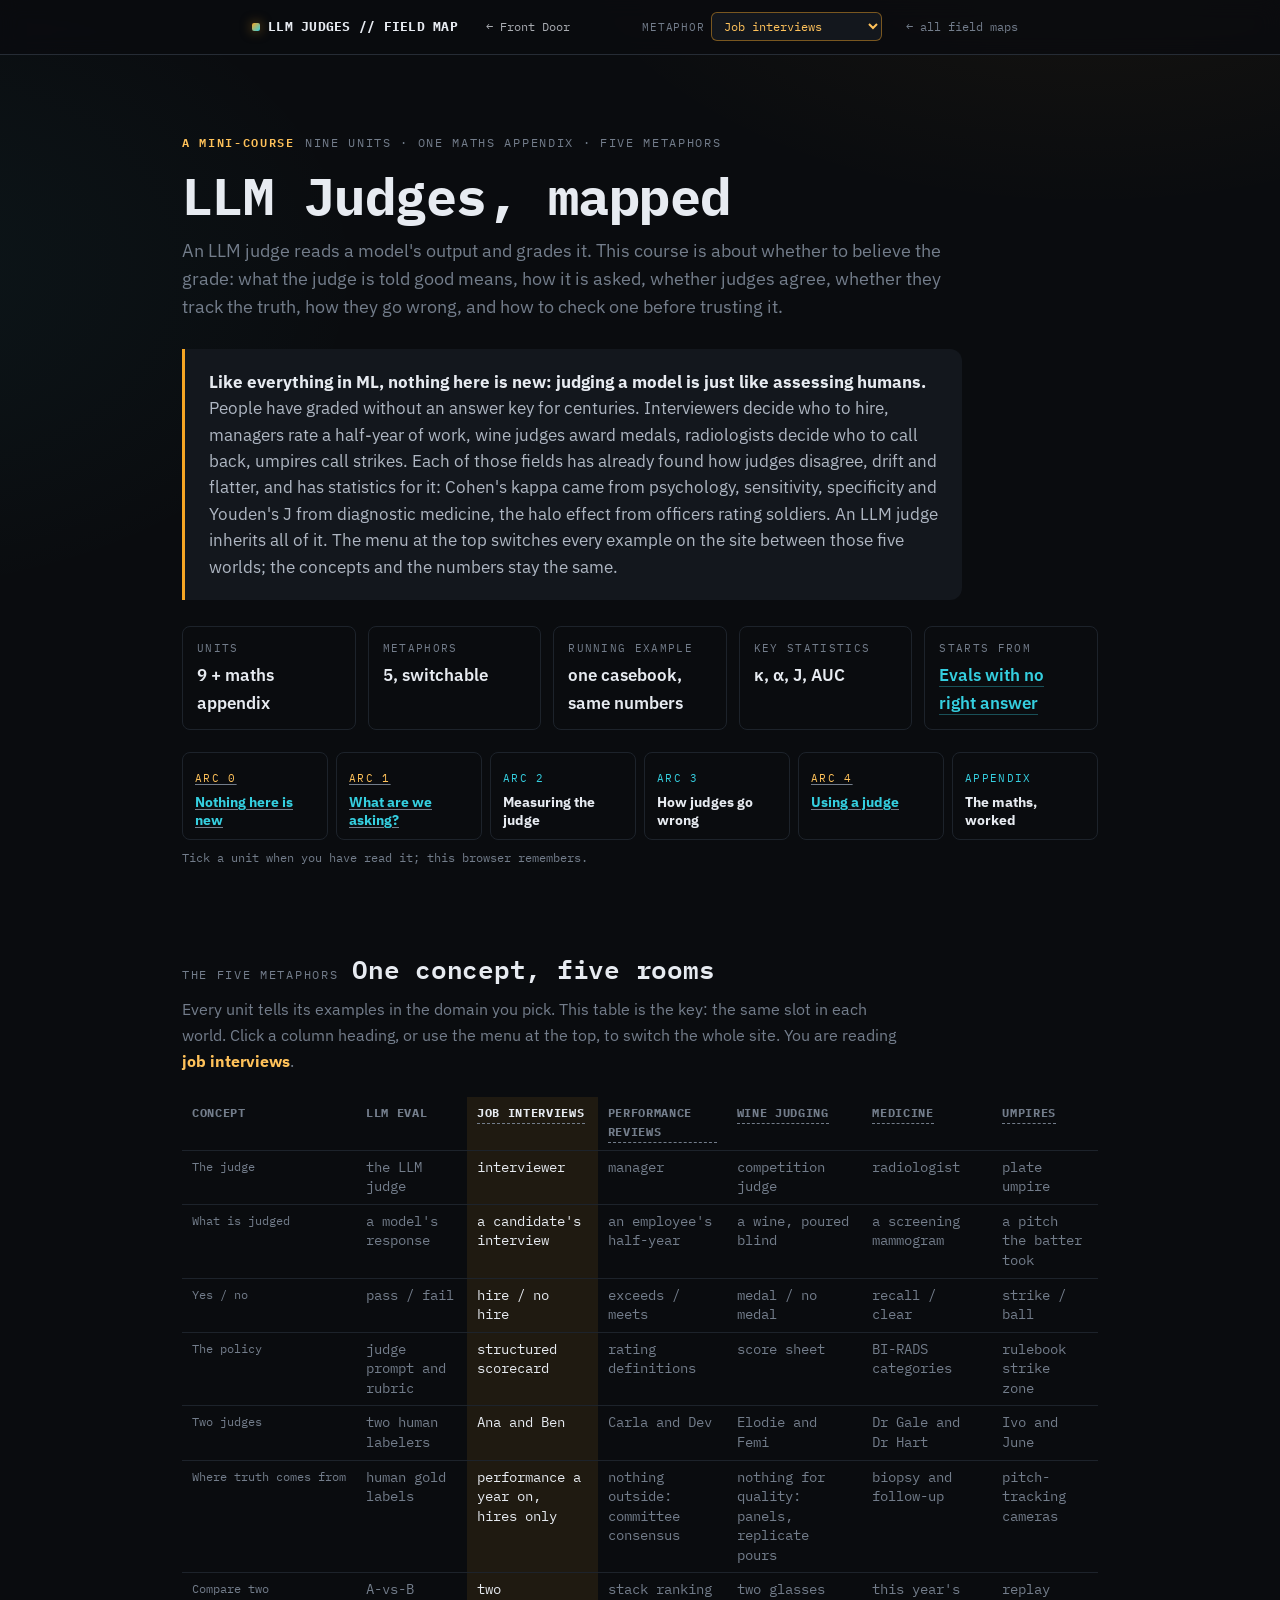
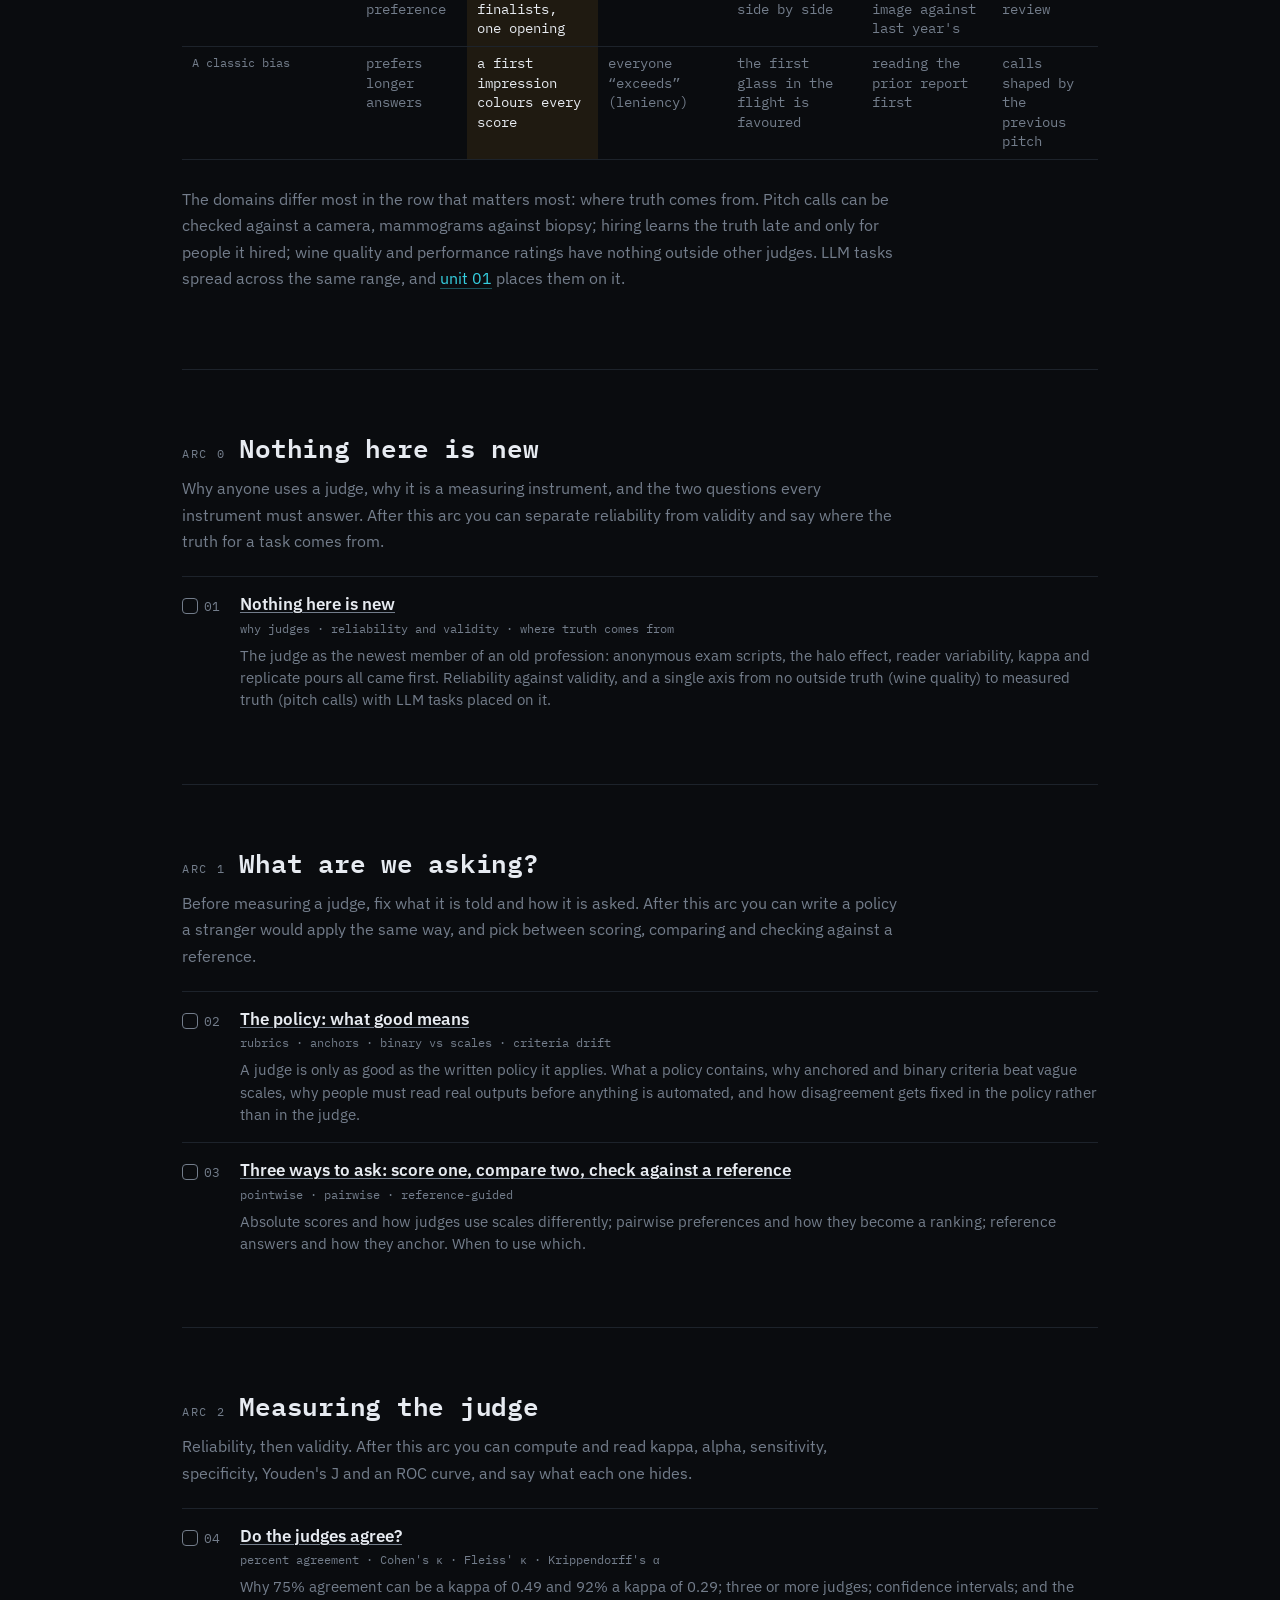
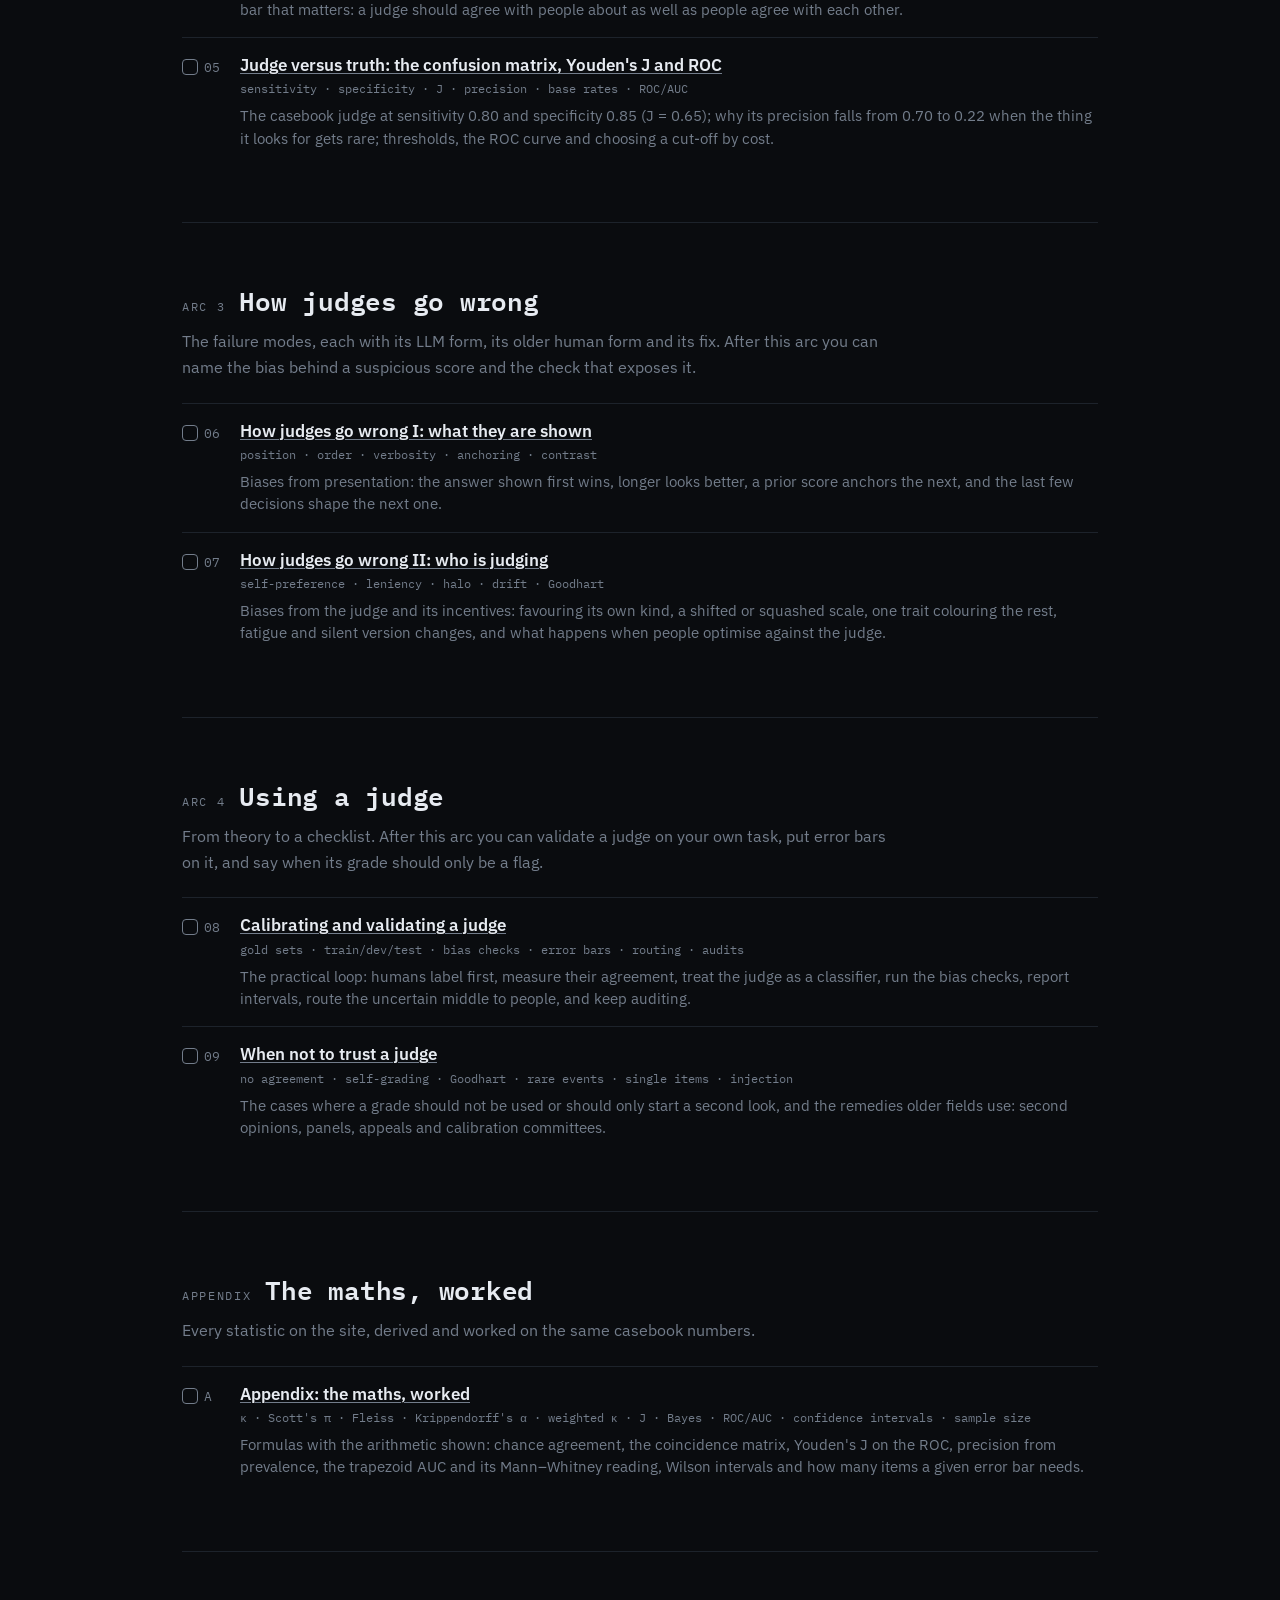
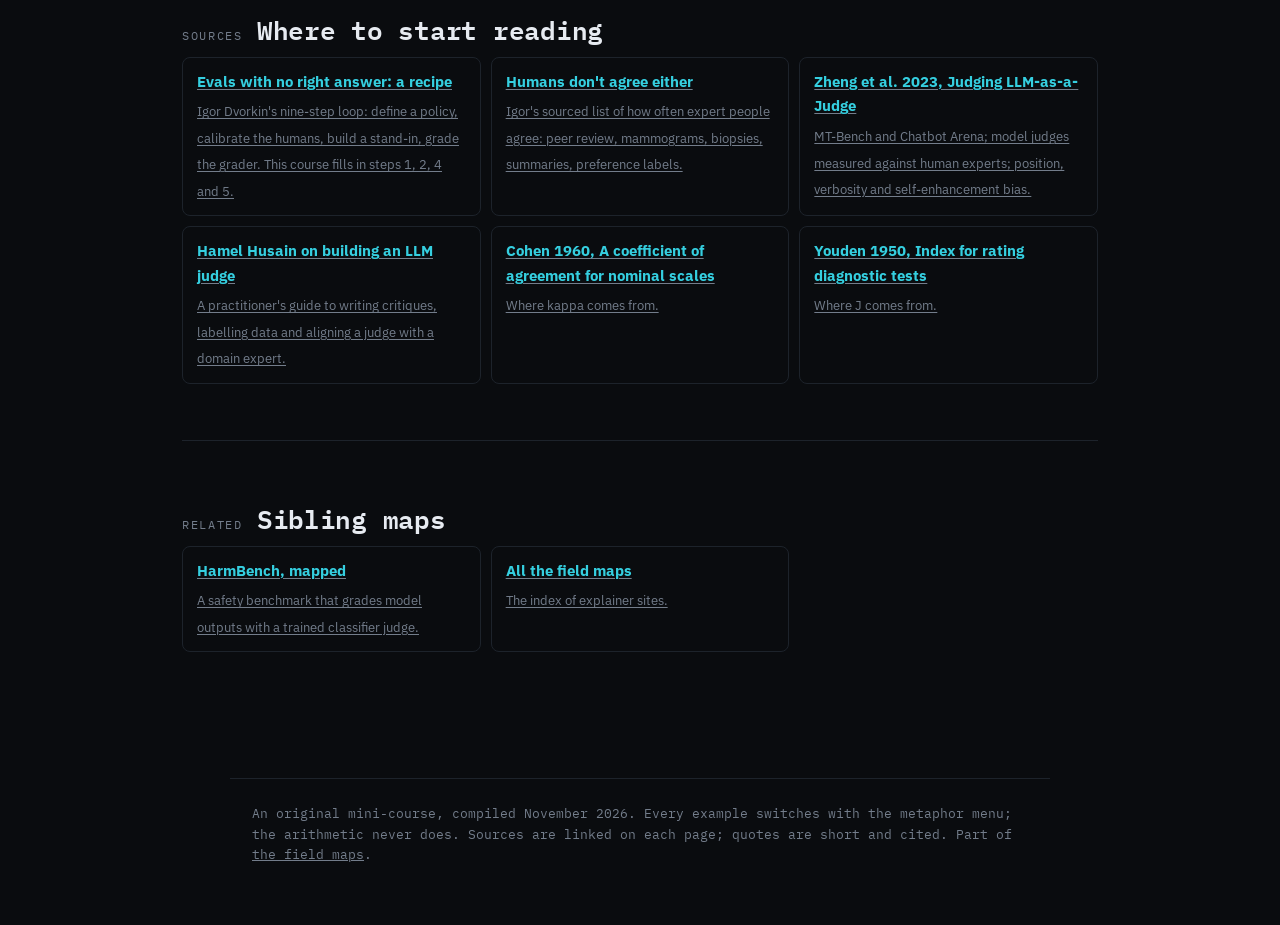
<file: index.html>
<!DOCTYPE html>
<html lang="en">
<head>
<meta charset="UTF-8" />
<meta name="viewport" content="width=device-width, initial-scale=1.0" />
<title>LLM Judges, mapped</title>
<meta name="description" content="A mini-course on LLM judges: policies, grading formats, inter-judge agreement, the confusion matrix and Youden's J, failure modes, and validating a judge, told through hiring, reviews, wine, medicine and umpires." />
<link rel="preconnect" href="https://fonts.googleapis.com" />
<link rel="preconnect" href="https://fonts.gstatic.com" crossorigin />
<link href="https://fonts.googleapis.com/css2?family=IBM+Plex+Mono:wght@400;500;600;700&family=IBM+Plex+Sans:wght@400;500;600;700&display=swap" rel="stylesheet" />
<link rel="stylesheet" href="paper.css" />
<script src="site.js"></script>
<style>
  main{max-width:960px}
  .hero{padding:24px 0 8px}
  .hero h1{font-size:clamp(32px,5.5vw,52px);line-height:1.05;margin:10px 0 14px;letter-spacing:-.01em}
  .hero .sub{font-size:18px;color:var(--ink-dim);max-width:760px;line-height:1.55}
  .answer{margin:28px 0 6px;padding:20px 24px;border-left:3px solid var(--off);background:var(--panel);
    border-radius:0 12px 12px 0;color:var(--ink-mid);font-size:16.5px;line-height:1.6;max-width:780px}
  .answer b{color:var(--ink)}
  .facts{display:grid;grid-template-columns:repeat(auto-fit,minmax(150px,1fr));gap:12px;margin:26px 0 8px}
  .fact{border:1px solid var(--line-soft);border-radius:8px;padding:12px 14px}
  .fact .k{font-family:'IBM Plex Mono',monospace;font-size:11px;letter-spacing:.12em;text-transform:uppercase;color:var(--ink-dim)}
  .fact .v{font-size:17px;font-weight:600;margin-top:4px}
  .rungs{display:grid;grid-template-columns:repeat(auto-fit,minmax(140px,1fr));gap:8px;margin:22px 0 4px}
  .rungs a{display:block;border:1px solid var(--line-soft);border-radius:8px;padding:10px 12px;text-decoration:none;color:var(--ink)}
  .rungs a:hover{border-color:var(--def)}
  .rungs .n{font-family:'IBM Plex Mono',monospace;font-size:11px;letter-spacing:.12em;color:var(--off-bright)}
  .rungs a.c .n{color:var(--def)}
  .rungs b{display:block;font-size:14px;margin-top:3px;line-height:1.3}
  section{padding:56px 0;border-bottom:1px solid var(--line-soft);scroll-margin-top:64px}
  section:last-of-type{border-bottom:none}
  .arc-head{display:flex;align-items:baseline;gap:14px;margin:0 0 6px;flex-wrap:wrap}
  .arc-head .idx{font-family:'IBM Plex Mono',monospace;font-size:12px;letter-spacing:.14em;color:var(--ink-dim)}
  .arc-head h2{margin:0;font-size:26px}
  .arc-sub{color:var(--ink-dim);margin:0 0 22px;max-width:720px}
  .row{display:grid;grid-template-columns:44px 1fr;gap:14px;padding:16px 0;border-top:1px solid var(--line-soft);align-items:start}
  .row:first-of-type{border-top:none}
  .row .num{font-family:'IBM Plex Mono',monospace;font-size:13px;color:var(--ink-dim);padding-top:3px}
  .row .name{font-weight:600;font-size:17px;line-height:1.3}
  .row .name a{color:var(--ink)}
  .row .meta{font-family:'IBM Plex Mono',monospace;font-size:11.5px;color:var(--ink-dim);margin:4px 0 6px;display:flex;flex-wrap:wrap;gap:10px}
  .row .meta .x{color:var(--def)}
  .row .meta .f{color:var(--off-bright)}
  .row .desc{color:var(--ink-dim);font-size:14.5px;line-height:1.55}
  .amber .row .name a:hover{color:var(--off)} .cyan .row .name a:hover{color:var(--def)}
  .check{width:16px;height:16px;border:1px solid var(--ink-dim);border-radius:4px;display:inline-block;vertical-align:-3px;margin-right:6px;cursor:pointer;background:transparent}
  .check.on{background:var(--off);border-color:var(--off)}
  .cyan .check.on{background:var(--def);border-color:var(--def)}
  .links{display:grid;grid-template-columns:repeat(auto-fill,minmax(260px,1fr));gap:10px}
  .links a{display:block;border:1px solid var(--line-soft);border-radius:8px;padding:12px 14px;color:var(--ink);text-decoration:none}
  .links a:hover{border-color:var(--def)}
  .links a b{display:block;font-size:15px;margin-bottom:3px}
  .links a span{font-size:13px;color:var(--ink-dim)}
  .progress{font-family:'IBM Plex Mono',monospace;font-size:12px;color:var(--ink-dim);margin-top:8px}
  .legend{font-family:'IBM Plex Mono',monospace;font-size:11.5px;color:var(--ink-dim);margin:0 0 14px}
  .legend .x{color:var(--def)} .legend .f{color:var(--off-bright)}
  @media (max-width:560px){.row{grid-template-columns:34px 1fr;gap:10px}}
  table.rosetta{min-width:860px}
  table.rosetta td{font-size:13.5px;line-height:1.45}
</style>
<style>.front-door{margin:0 auto 0 14px;font-family:'IBM Plex Mono',monospace;font-size:12px;white-space:nowrap;color:inherit;opacity:.72;text-decoration:none}.front-door:hover{opacity:1}@media(max-width:560px){header .bar-in,header .nav-in{flex-wrap:wrap;row-gap:6px}}</style>
</head>
<body>
<header class="bar"><div class="bar-in">
  <div class="brand"><span class="dot"></span>LLM&nbsp;JUDGES&nbsp;//&nbsp;FIELD&nbsp;MAP</div>
  <a class="front-door" href="https://idvorkin-ai-tools.github.io/safety.html">&larr; Front Door</a>
  <a class="back" href="https://idvorkin-ai-tools.github.io/">&larr; all field maps</a>
</div></header>
<main>
  <div class="hero">
    <div class="eyebrow"><span class="box wb mono">A MINI-COURSE</span><span class="mono">nine units &middot; one maths appendix &middot; five metaphors</span></div>
    <h1>LLM Judges, mapped</h1>
    <p class="sub">An LLM judge reads a model's output and grades it. This course is about whether to believe the grade: what the judge is told good means, how it is asked, whether judges agree, whether they track the truth, how they go wrong, and how to check one before trusting it.</p>

    <div class="answer">
      <b>Like everything in ML, nothing here is new: judging a model is just like assessing humans.</b> People have graded without an answer key for centuries. Interviewers decide who to hire, managers rate a half-year of work, wine judges award medals, radiologists decide who to call back, umpires call strikes. Each of those fields has already found how judges disagree, drift and flatter, and has statistics for it: Cohen's kappa came from psychology, sensitivity, specificity and Youden's J from diagnostic medicine, the halo effect from officers rating soldiers. An LLM judge inherits all of it. The menu at the top switches every example on the site between those five worlds; the concepts and the numbers stay the same.
    </div>

    <div class="facts">
      <div class="fact"><div class="k">Units</div><div class="v">9 + maths appendix</div></div>
      <div class="fact"><div class="k">Metaphors</div><div class="v">5, switchable</div></div>
      <div class="fact"><div class="k">Running example</div><div class="v">one casebook, same numbers</div></div>
      <div class="fact"><div class="k">Key statistics</div><div class="v">&kappa;, &alpha;, J, AUC</div></div>
      <div class="fact"><div class="k">Starts from</div><div class="v"><a class="lnk" href="https://idvork.in/subjective-evals" target="_blank" rel="noopener">Evals with no right answer</a></div></div>
    </div>

    <div class="rungs" aria-label="The arcs">
      <a href="#frame"><span class="n">ARC 0</span><b>Nothing here is new</b></a>
      <a href="#asking"><span class="n">ARC 1</span><b>What are we asking?</b></a>
      <a href="#measuring" class="c"><span class="n">ARC 2</span><b>Measuring the judge</b></a>
      <a href="#failing" class="c"><span class="n">ARC 3</span><b>How judges go wrong</b></a>
      <a href="#using"><span class="n">ARC 4</span><b>Using a judge</b></a>
      <a href="#appendix" class="c"><span class="n">APPENDIX</span><b>The maths, worked</b></a>
    </div>
    <p class="progress" id="progress">Tick a unit when you have read it; this browser remembers.</p>
  </div>

  <section id="rosetta">
    <div class="arc-head"><span class="idx">THE FIVE METAPHORS</span><h2>One concept, five rooms</h2></div>
    <p class="arc-sub">Every unit tells its examples in the domain you pick. This table is the key: the same slot in each world. Click a column heading, or use the menu at the top, to switch the whole site. You are reading <b><span class="mx"><span data-m="hire">job interviews</span><span data-m="review">performance reviews</span><span data-m="wine">wine judging</span><span data-m="med">medicine</span><span data-m="ump">umpires and referees</span></span></b>.</p>
    <div class="scroll"><table class="kv rosetta">
<tr><th>Concept</th><th>LLM eval</th><th data-col="hire"><button type="button" data-set-m="hire">Job interviews</button></th><th data-col="review"><button type="button" data-set-m="review">Performance reviews</button></th><th data-col="wine"><button type="button" data-set-m="wine">Wine judging</button></th><th data-col="med"><button type="button" data-set-m="med">Medicine</button></th><th data-col="ump"><button type="button" data-set-m="ump">Umpires</button></th></tr>
<tr><td>The judge</td><td>the LLM judge</td><td data-col="hire">interviewer</td><td data-col="review">manager</td><td data-col="wine">competition judge</td><td data-col="med">radiologist</td><td data-col="ump">plate umpire</td></tr>
<tr><td>What is judged</td><td>a model's response</td><td data-col="hire">a candidate's interview</td><td data-col="review">an employee's half-year</td><td data-col="wine">a wine, poured blind</td><td data-col="med">a screening mammogram</td><td data-col="ump">a pitch the batter took</td></tr>
<tr><td>Yes / no</td><td>pass / fail</td><td data-col="hire">hire / no hire</td><td data-col="review">exceeds / meets</td><td data-col="wine">medal / no medal</td><td data-col="med">recall / clear</td><td data-col="ump">strike / ball</td></tr>
<tr><td>The policy</td><td>judge prompt and rubric</td><td data-col="hire">structured scorecard</td><td data-col="review">rating definitions</td><td data-col="wine">score sheet</td><td data-col="med">BI-RADS categories</td><td data-col="ump">rulebook strike zone</td></tr>
<tr><td>Two judges</td><td>two human labelers</td><td data-col="hire">Ana and Ben</td><td data-col="review">Carla and Dev</td><td data-col="wine">Elodie and Femi</td><td data-col="med">Dr Gale and Dr Hart</td><td data-col="ump">Ivo and June</td></tr>
<tr><td>Where truth comes from</td><td>human gold labels</td><td data-col="hire">performance a year on, hires only</td><td data-col="review">nothing outside: committee consensus</td><td data-col="wine">nothing for quality: panels, replicate pours</td><td data-col="med">biopsy and follow-up</td><td data-col="ump">pitch-tracking cameras</td></tr>
<tr><td>Compare two</td><td>A-vs-B preference</td><td data-col="hire">two finalists, one opening</td><td data-col="review">stack ranking</td><td data-col="wine">two glasses side by side</td><td data-col="med">this year's image against last year's</td><td data-col="ump">replay review</td></tr>
<tr><td>A classic bias</td><td>prefers longer answers</td><td data-col="hire">a first impression colours every score</td><td data-col="review">everyone &ldquo;exceeds&rdquo; (leniency)</td><td data-col="wine">the first glass in the flight is favoured</td><td data-col="med">reading the prior report first</td><td data-col="ump">calls shaped by the previous pitch</td></tr>
    </table></div>
    <p class="arc-sub">The domains differ most in the row that matters most: where truth comes from. Pitch calls can be checked against a camera, mammograms against biopsy; hiring learns the truth late and only for people it hired; wine quality and performance ratings have nothing outside other judges. LLM tasks spread across the same range, and <a class="lnk" href="parts/p01.html#truth">unit 01</a> places them on it.</p>
  </section>

  <section id="frame" class="amber">
    <div class="arc-head"><span class="idx">ARC 0</span><h2>Nothing here is new</h2></div>
    <p class="arc-sub">Why anyone uses a judge, why it is a measuring instrument, and the two questions every instrument must answer. After this arc you can separate reliability from validity and say where the truth for a task comes from.</p>
    <div class="row"><div class="num"><span class="check" data-p="p01"></span>01</div><div><div class="name"><a href="parts/p01.html">Nothing here is new</a></div><div class="meta"><span>why judges &middot; reliability and validity &middot; where truth comes from</span></div><div class="desc">The judge as the newest member of an old profession: anonymous exam scripts, the halo effect, reader variability, kappa and replicate pours all came first. Reliability against validity, and a single axis from no outside truth (wine quality) to measured truth (pitch calls) with LLM tasks placed on it.</div></div></div>
  </section>

  <section id="asking" class="amber">
    <div class="arc-head"><span class="idx">ARC 1</span><h2>What are we asking?</h2></div>
    <p class="arc-sub">Before measuring a judge, fix what it is told and how it is asked. After this arc you can write a policy a stranger would apply the same way, and pick between scoring, comparing and checking against a reference.</p>
    <div class="row"><div class="num"><span class="check" data-p="p02"></span>02</div><div><div class="name"><a href="parts/p02.html">The policy: what good means</a></div><div class="meta"><span>rubrics &middot; anchors &middot; binary vs scales &middot; criteria drift</span></div><div class="desc">A judge is only as good as the written policy it applies. What a policy contains, why anchored and binary criteria beat vague scales, why people must read real outputs before anything is automated, and how disagreement gets fixed in the policy rather than in the judge.</div></div></div>
    <div class="row"><div class="num"><span class="check" data-p="p03"></span>03</div><div><div class="name"><a href="parts/p03.html">Three ways to ask: score one, compare two, check against a reference</a></div><div class="meta"><span>pointwise &middot; pairwise &middot; reference-guided</span></div><div class="desc">Absolute scores and how judges use scales differently; pairwise preferences and how they become a ranking; reference answers and how they anchor. When to use which.</div></div></div>
  </section>

  <section id="measuring" class="cyan">
    <div class="arc-head"><span class="idx">ARC 2</span><h2>Measuring the judge</h2></div>
    <p class="arc-sub">Reliability, then validity. After this arc you can compute and read kappa, alpha, sensitivity, specificity, Youden's J and an ROC curve, and say what each one hides.</p>
    <div class="row"><div class="num"><span class="check" data-p="p04"></span>04</div><div><div class="name"><a href="parts/p04.html">Do the judges agree?</a></div><div class="meta"><span>percent agreement &middot; Cohen's &kappa; &middot; Fleiss' &kappa; &middot; Krippendorff's &alpha;</span></div><div class="desc">Why 75% agreement can be a kappa of 0.49 and 92% a kappa of 0.29; three or more judges; confidence intervals; and the bar that matters: a judge should agree with people about as well as people agree with each other.</div></div></div>
    <div class="row"><div class="num"><span class="check" data-p="p05"></span>05</div><div><div class="name"><a href="parts/p05.html">Judge versus truth: the confusion matrix, Youden's J and ROC</a></div><div class="meta"><span>sensitivity &middot; specificity &middot; J &middot; precision &middot; base rates &middot; ROC/AUC</span></div><div class="desc">The casebook judge at sensitivity 0.80 and specificity 0.85 (J = 0.65); why its precision falls from 0.70 to 0.22 when the thing it looks for gets rare; thresholds, the ROC curve and choosing a cut-off by cost.</div></div></div>
  </section>

  <section id="failing" class="cyan">
    <div class="arc-head"><span class="idx">ARC 3</span><h2>How judges go wrong</h2></div>
    <p class="arc-sub">The failure modes, each with its LLM form, its older human form and its fix. After this arc you can name the bias behind a suspicious score and the check that exposes it.</p>
    <div class="row"><div class="num"><span class="check" data-p="p06"></span>06</div><div><div class="name"><a href="parts/p06.html">How judges go wrong I: what they are shown</a></div><div class="meta"><span>position &middot; order &middot; verbosity &middot; anchoring &middot; contrast</span></div><div class="desc">Biases from presentation: the answer shown first wins, longer looks better, a prior score anchors the next, and the last few decisions shape the next one.</div></div></div>
    <div class="row"><div class="num"><span class="check" data-p="p07"></span>07</div><div><div class="name"><a href="parts/p07.html">How judges go wrong II: who is judging</a></div><div class="meta"><span>self-preference &middot; leniency &middot; halo &middot; drift &middot; Goodhart</span></div><div class="desc">Biases from the judge and its incentives: favouring its own kind, a shifted or squashed scale, one trait colouring the rest, fatigue and silent version changes, and what happens when people optimise against the judge.</div></div></div>
  </section>

  <section id="using" class="amber">
    <div class="arc-head"><span class="idx">ARC 4</span><h2>Using a judge</h2></div>
    <p class="arc-sub">From theory to a checklist. After this arc you can validate a judge on your own task, put error bars on it, and say when its grade should only be a flag.</p>
    <div class="row"><div class="num"><span class="check" data-p="p08"></span>08</div><div><div class="name"><a href="parts/p08.html">Calibrating and validating a judge</a></div><div class="meta"><span>gold sets &middot; train/dev/test &middot; bias checks &middot; error bars &middot; routing &middot; audits</span></div><div class="desc">The practical loop: humans label first, measure their agreement, treat the judge as a classifier, run the bias checks, report intervals, route the uncertain middle to people, and keep auditing.</div></div></div>
    <div class="row"><div class="num"><span class="check" data-p="p09"></span>09</div><div><div class="name"><a href="parts/p09.html">When not to trust a judge</a></div><div class="meta"><span>no agreement &middot; self-grading &middot; Goodhart &middot; rare events &middot; single items &middot; injection</span></div><div class="desc">The cases where a grade should not be used or should only start a second look, and the remedies older fields use: second opinions, panels, appeals and calibration committees.</div></div></div>
  </section>

  <section id="appendix" class="cyan">
    <div class="arc-head"><span class="idx">APPENDIX</span><h2>The maths, worked</h2></div>
    <p class="arc-sub">Every statistic on the site, derived and worked on the same casebook numbers.</p>
    <div class="row"><div class="num"><span class="check" data-p="math"></span>A</div><div><div class="name"><a href="parts/math.html">Appendix: the maths, worked</a></div><div class="meta"><span>&kappa; &middot; Scott's &pi; &middot; Fleiss &middot; Krippendorff's &alpha; &middot; weighted &kappa; &middot; J &middot; Bayes &middot; ROC/AUC &middot; confidence intervals &middot; sample size</span></div><div class="desc">Formulas with the arithmetic shown: chance agreement, the coincidence matrix, Youden's J on the ROC, precision from prevalence, the trapezoid AUC and its Mann&ndash;Whitney reading, Wilson intervals and how many items a given error bar needs.</div></div></div>
  </section>

  <section id="refs">
    <div class="arc-head"><span class="idx">SOURCES</span><h2>Where to start reading</h2></div>
    <div class="links">
      <a href="https://idvork.in/subjective-evals" target="_blank" rel="noopener"><b>Evals with no right answer: a recipe</b><span>Igor Dvorkin's nine-step loop: define a policy, calibrate the humans, build a stand-in, grade the grader. This course fills in steps 1, 2, 4 and 5.</span></a>
      <a href="https://idvork.in/ai-testing#humans-dont-agree-either" target="_blank" rel="noopener"><b>Humans don't agree either</b><span>Igor's sourced list of how often expert people agree: peer review, mammograms, biopsies, summaries, preference labels.</span></a>
      <a href="https://arxiv.org/abs/2306.05685" target="_blank" rel="noopener"><b>Zheng et al. 2023, Judging LLM-as-a-Judge</b><span>MT-Bench and Chatbot Arena; model judges measured against human experts; position, verbosity and self-enhancement bias.</span></a>
      <a href="https://hamel.dev/blog/posts/llm-judge/" target="_blank" rel="noopener"><b>Hamel Husain on building an LLM judge</b><span>A practitioner's guide to writing critiques, labelling data and aligning a judge with a domain expert.</span></a>
      <a href="https://doi.org/10.1177/001316446002000104" target="_blank" rel="noopener"><b>Cohen 1960, A coefficient of agreement for nominal scales</b><span>Where kappa comes from.</span></a>
      <a href="https://doi.org/10.1002/1097-0142(1950)3:1%3C32::AID-CNCR2820030106%3E3.0.CO;2-3" target="_blank" rel="noopener"><b>Youden 1950, Index for rating diagnostic tests</b><span>Where J comes from.</span></a>
    </div>
  </section>

  <section id="related">
    <div class="arc-head"><span class="idx">RELATED</span><h2>Sibling maps</h2></div>
    <div class="links">
      <a href="https://idvorkin-ai-tools.github.io/harmbench-field-map/" target="_blank" rel="noopener"><b>HarmBench, mapped</b><span>A safety benchmark that grades model outputs with a trained classifier judge.</span></a>
      <a href="https://idvorkin-ai-tools.github.io/" target="_blank" rel="noopener"><b>All the field maps</b><span>The index of explainer sites.</span></a>
    </div>
  </section>
</main>
<footer>
  An original mini-course, compiled November 2026. Every example switches with the metaphor menu; the arithmetic never does. Sources are linked on each page; quotes are short and cited. Part of <a href="https://idvorkin-ai-tools.github.io/">the field maps</a>.
</footer>
<script>
(function(){
  var boxes = document.querySelectorAll('.check');
  var key = 'llm-judges-map-read';
  var state = {};
  try { state = JSON.parse(localStorage.getItem(key) || '{}'); } catch(e) { state = {}; }
  function save(){ try { localStorage.setItem(key, JSON.stringify(state)); } catch(e){} }
  function paint(){
    var done = 0;
    boxes.forEach(function(b){
      if (state[b.dataset.p]) { b.classList.add('on'); b.setAttribute('aria-pressed','true'); done++; }
      else { b.classList.remove('on'); b.setAttribute('aria-pressed','false'); }
    });
    var el = document.getElementById('progress');
    if (el) el.textContent = done === 0 ? 'Tick a unit when you have read it; this browser remembers.' : done + ' of ' + boxes.length + ' read.';
  }
  boxes.forEach(function(b){
    b.setAttribute('role','button'); b.setAttribute('tabindex','0'); b.setAttribute('aria-label','Mark ' + b.dataset.p + ' as read');
    b.addEventListener('click', function(e){ e.preventDefault(); state[b.dataset.p] = !state[b.dataset.p]; save(); paint(); });
    b.addEventListener('keydown', function(e){ if (e.key === 'Enter' || e.key === ' ') { e.preventDefault(); b.click(); } });
  });
  paint();
})();
</script>
<!-- Private comments mode, inert unless ?annotate=1 (see assets/annotate.js in idvorkin-ai-tools.github.io) -->
<script src="https://idvorkin-ai-tools.github.io/assets/annotate.js" defer></script>
</body>
</html>
</file>
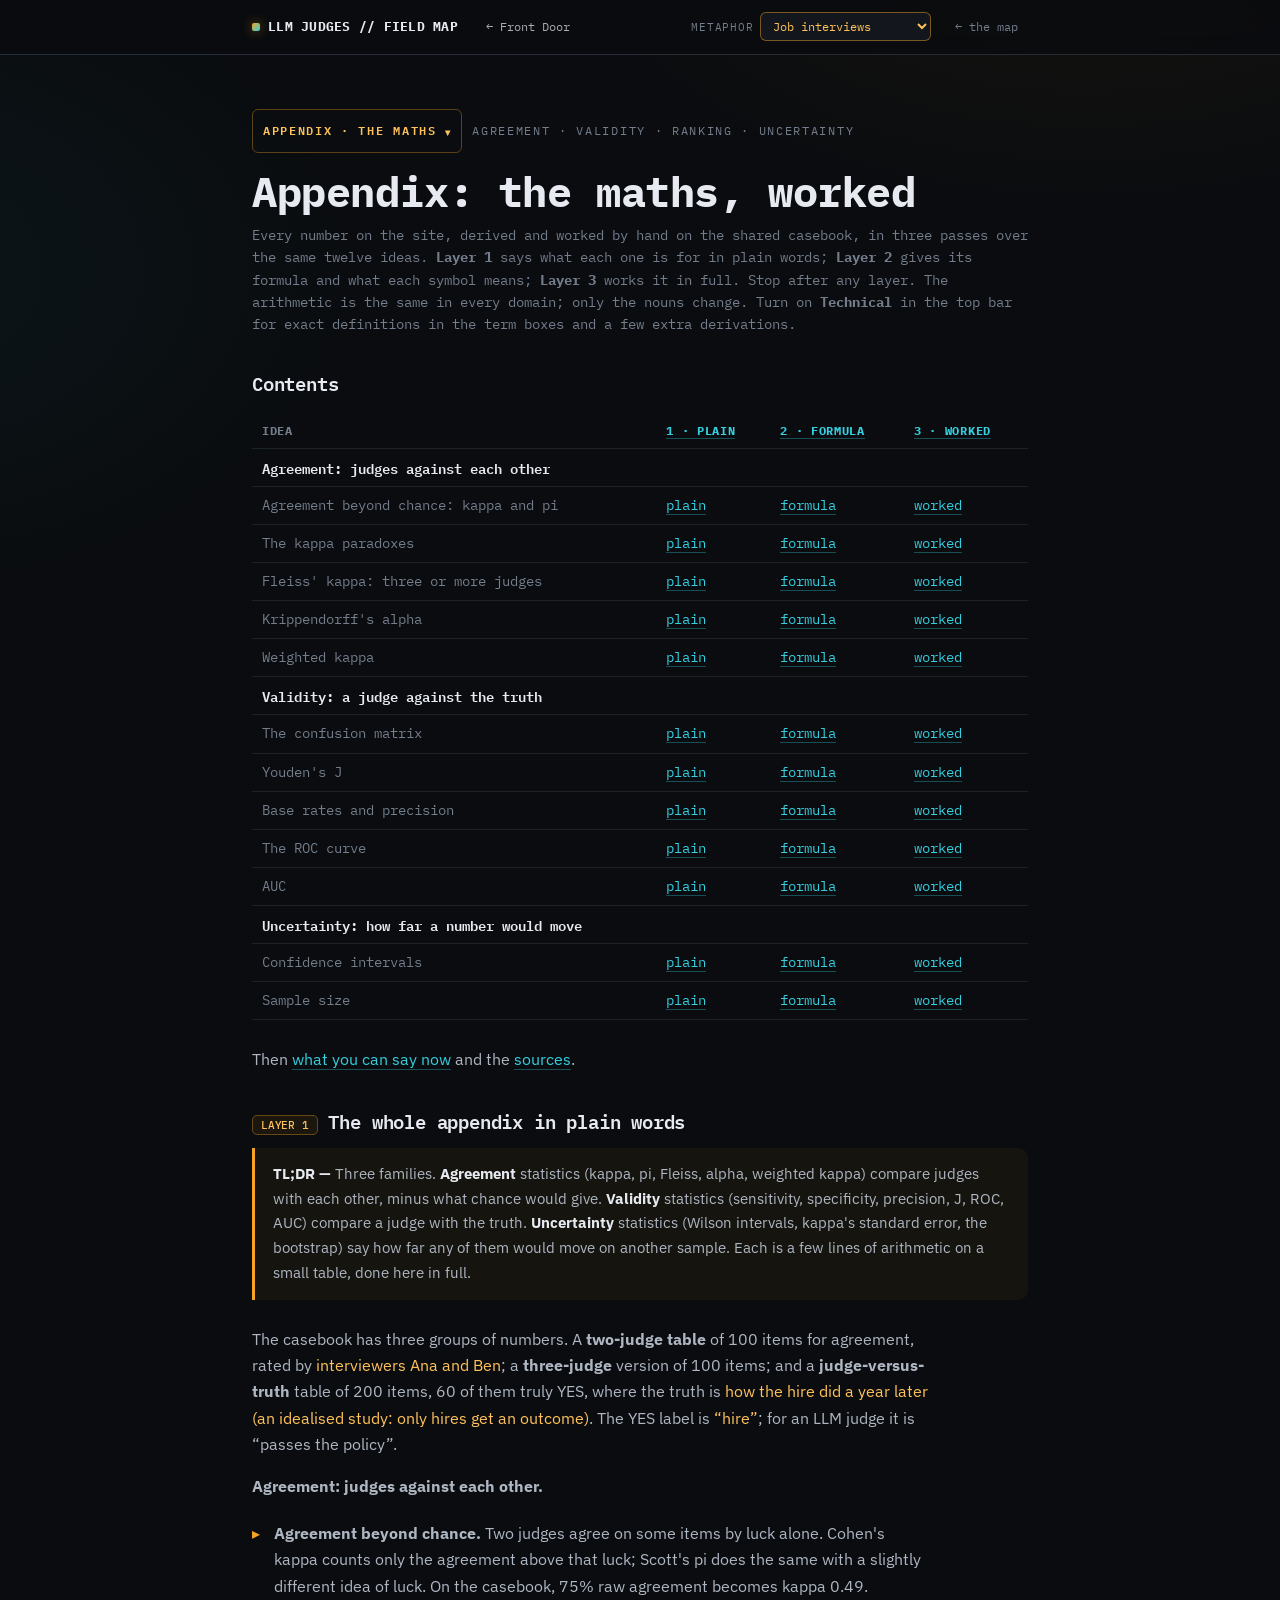
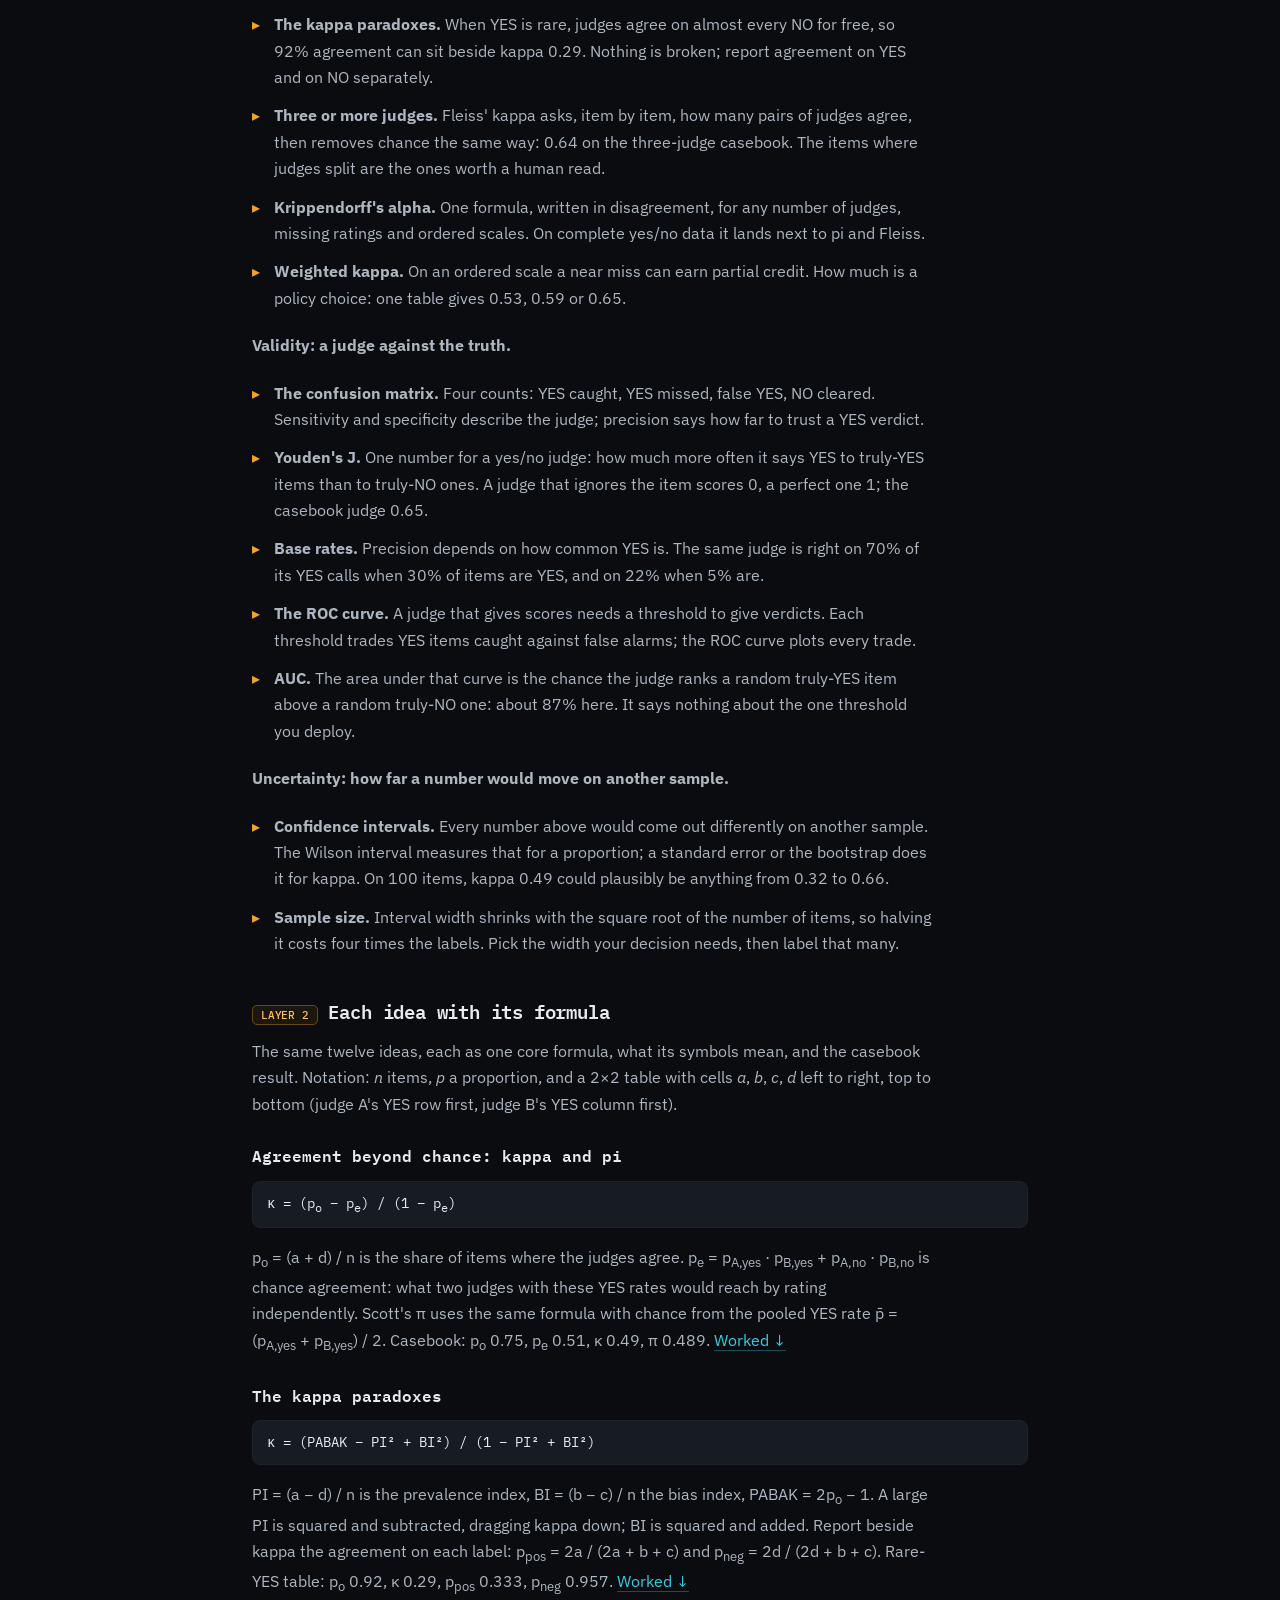
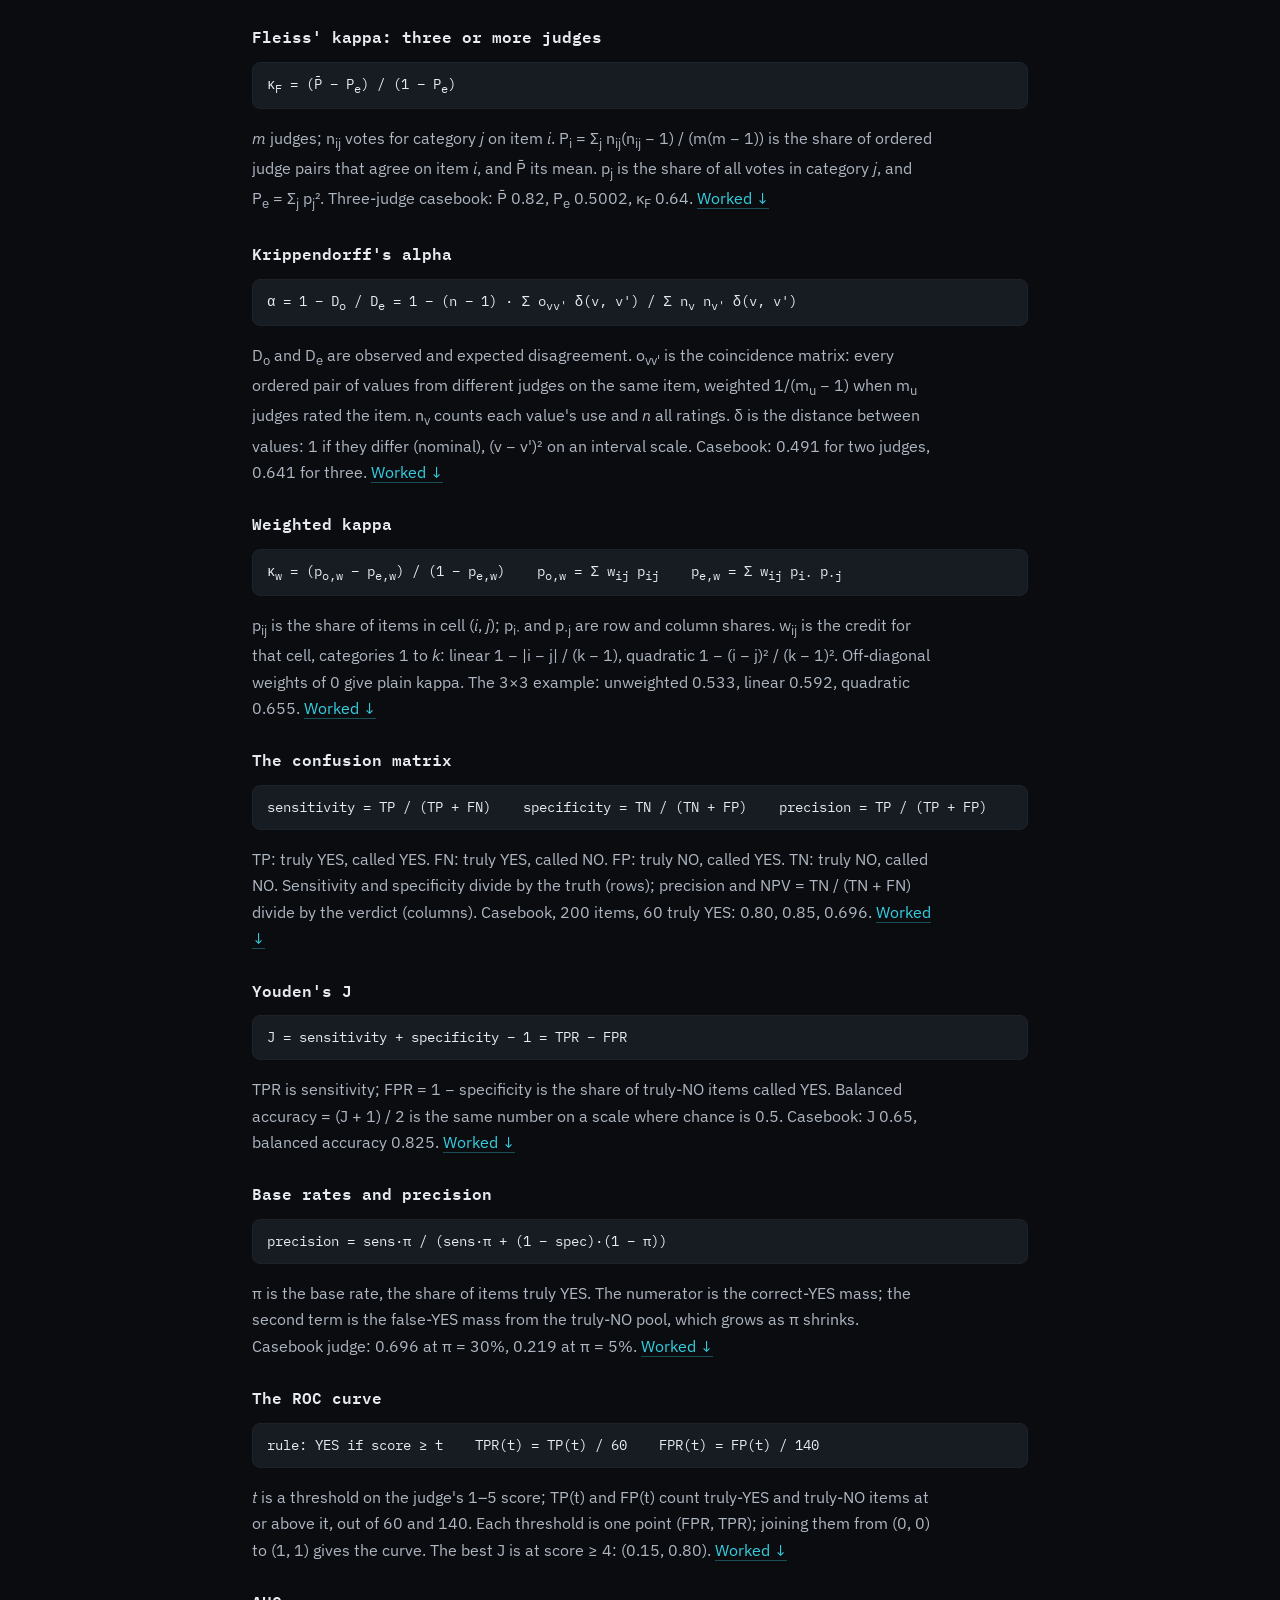
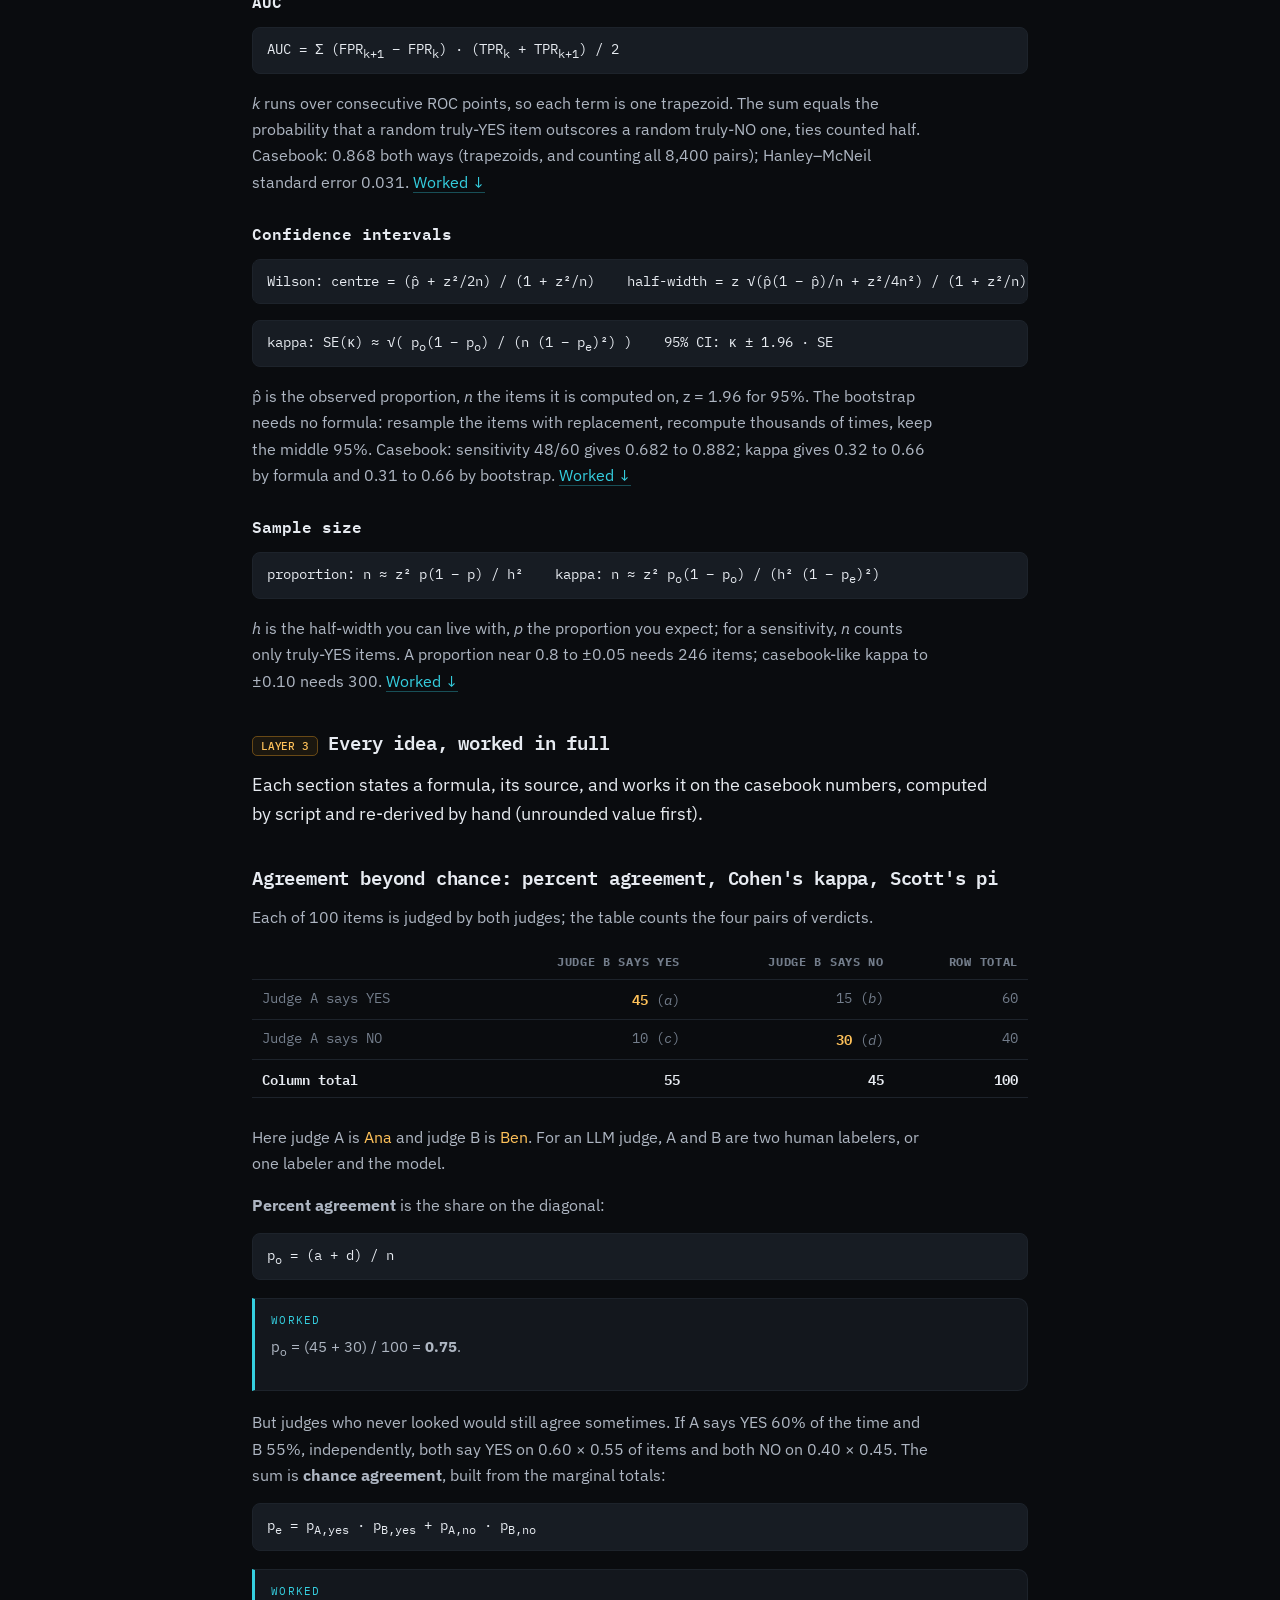
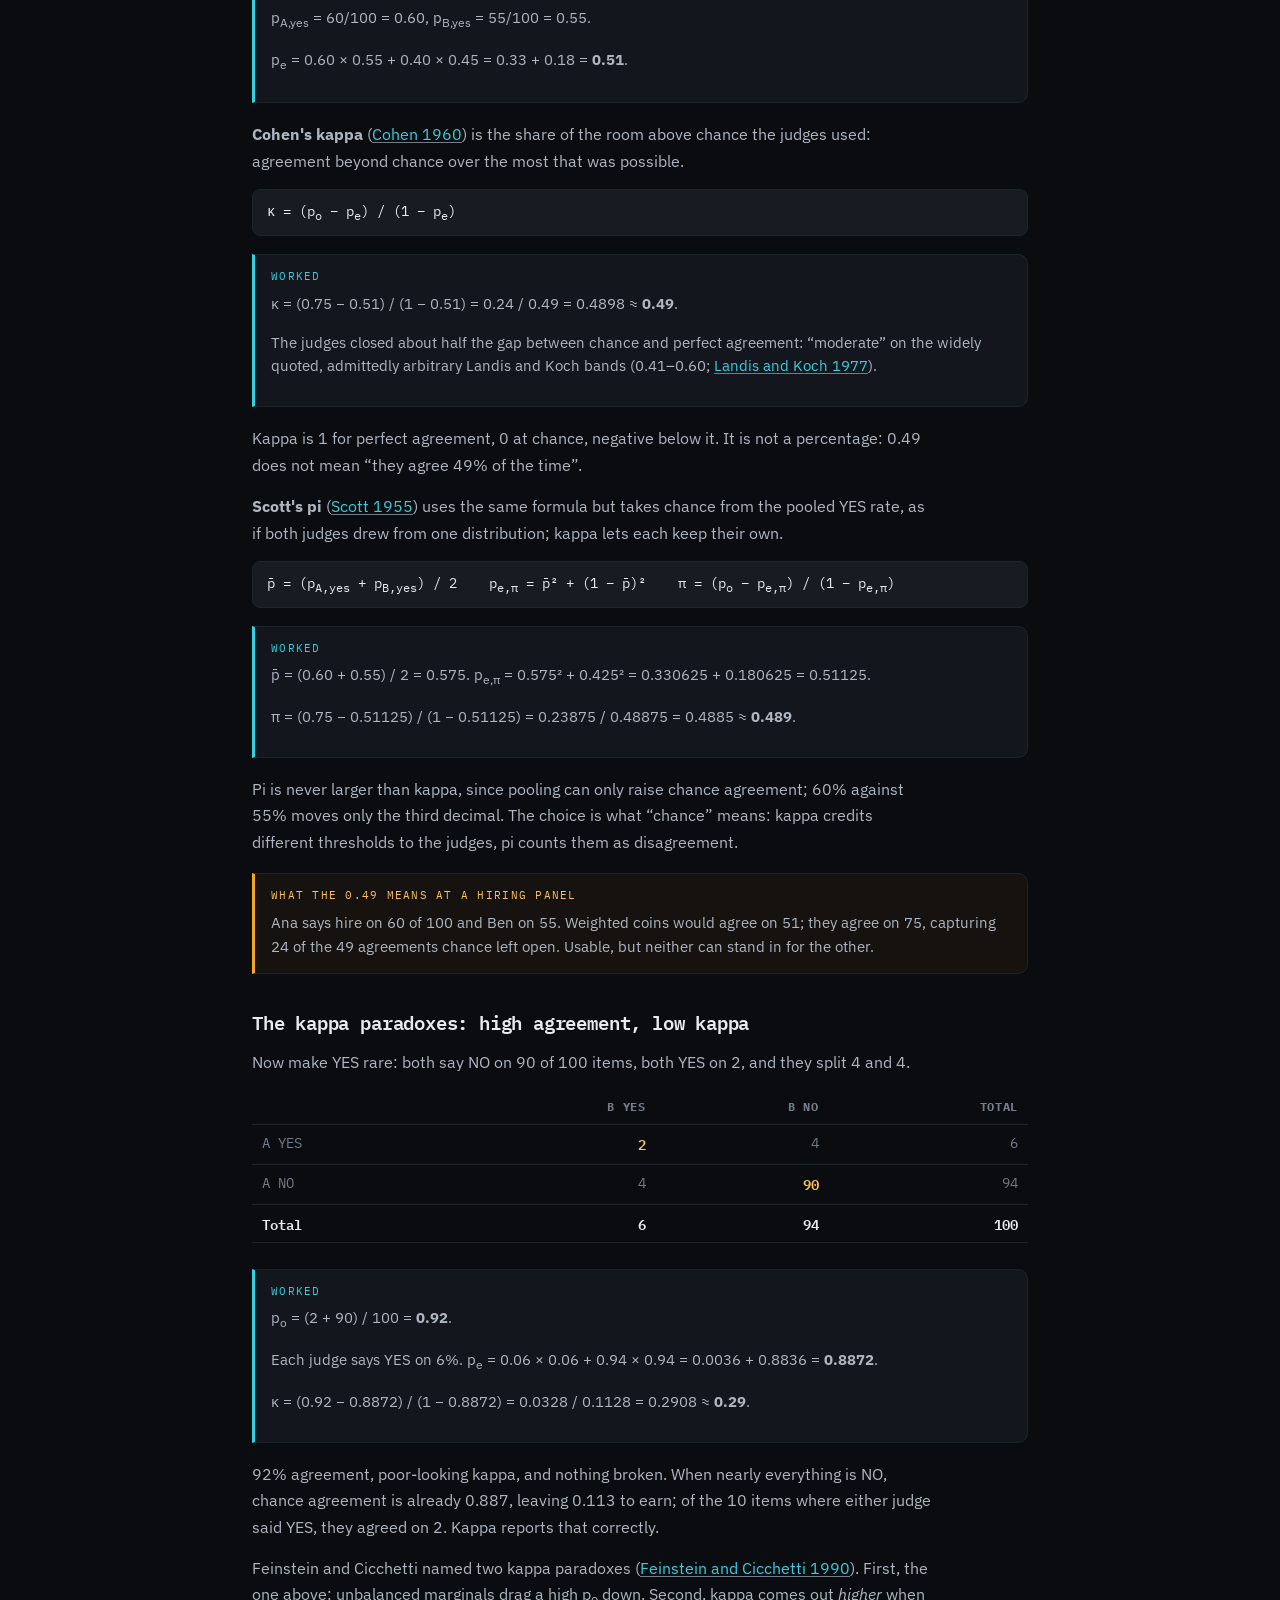
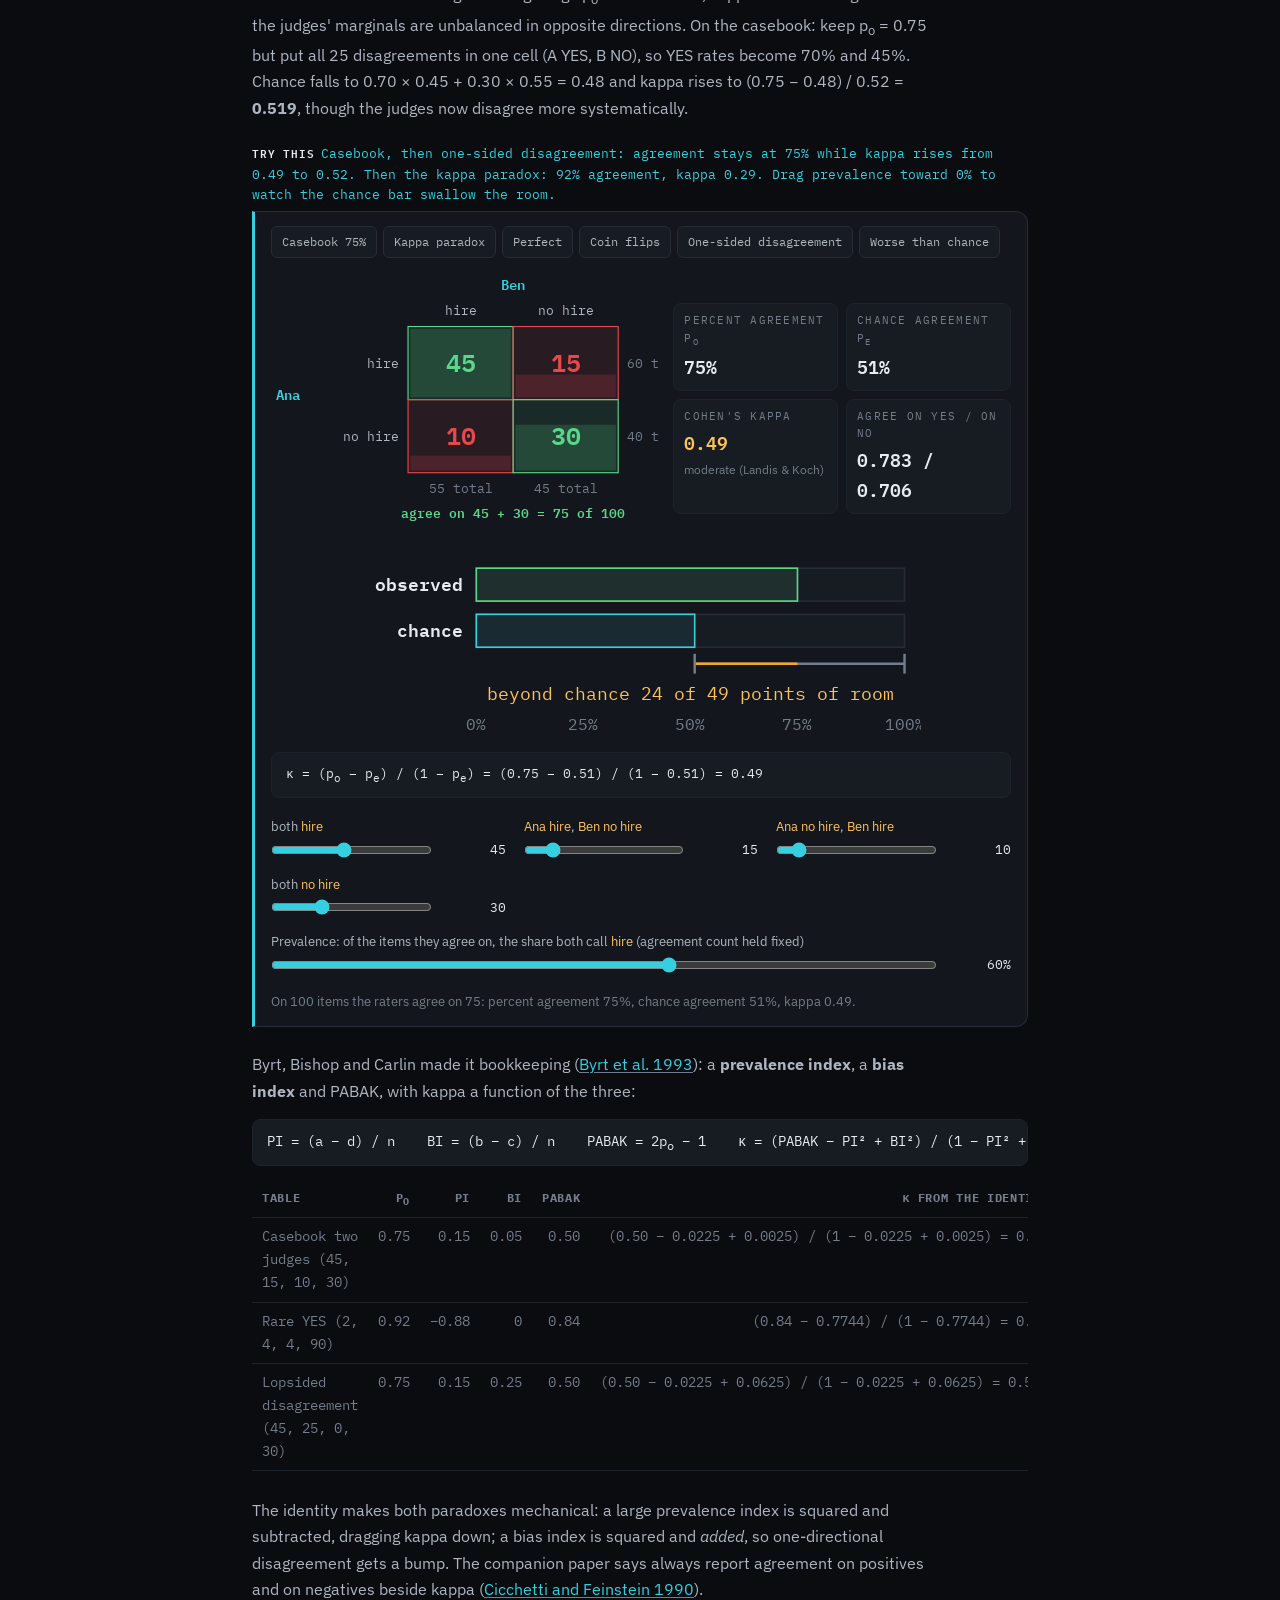
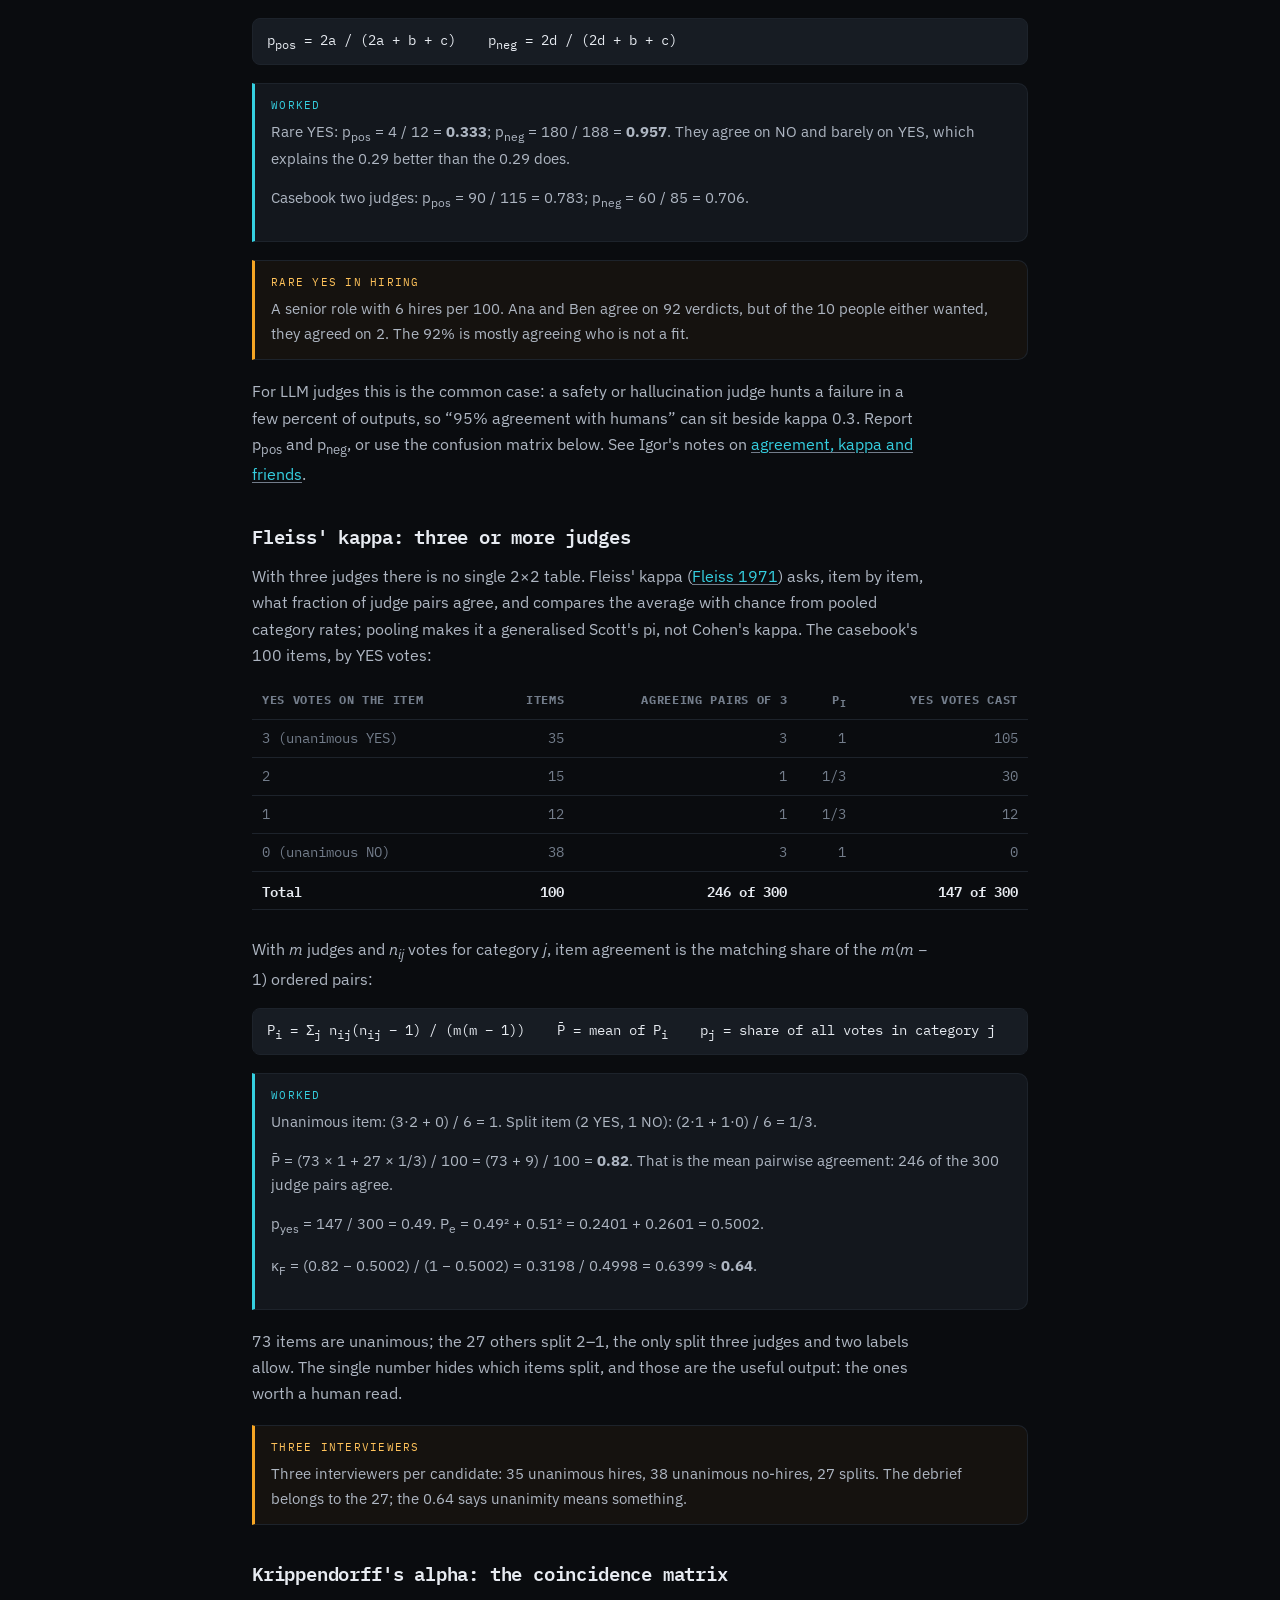
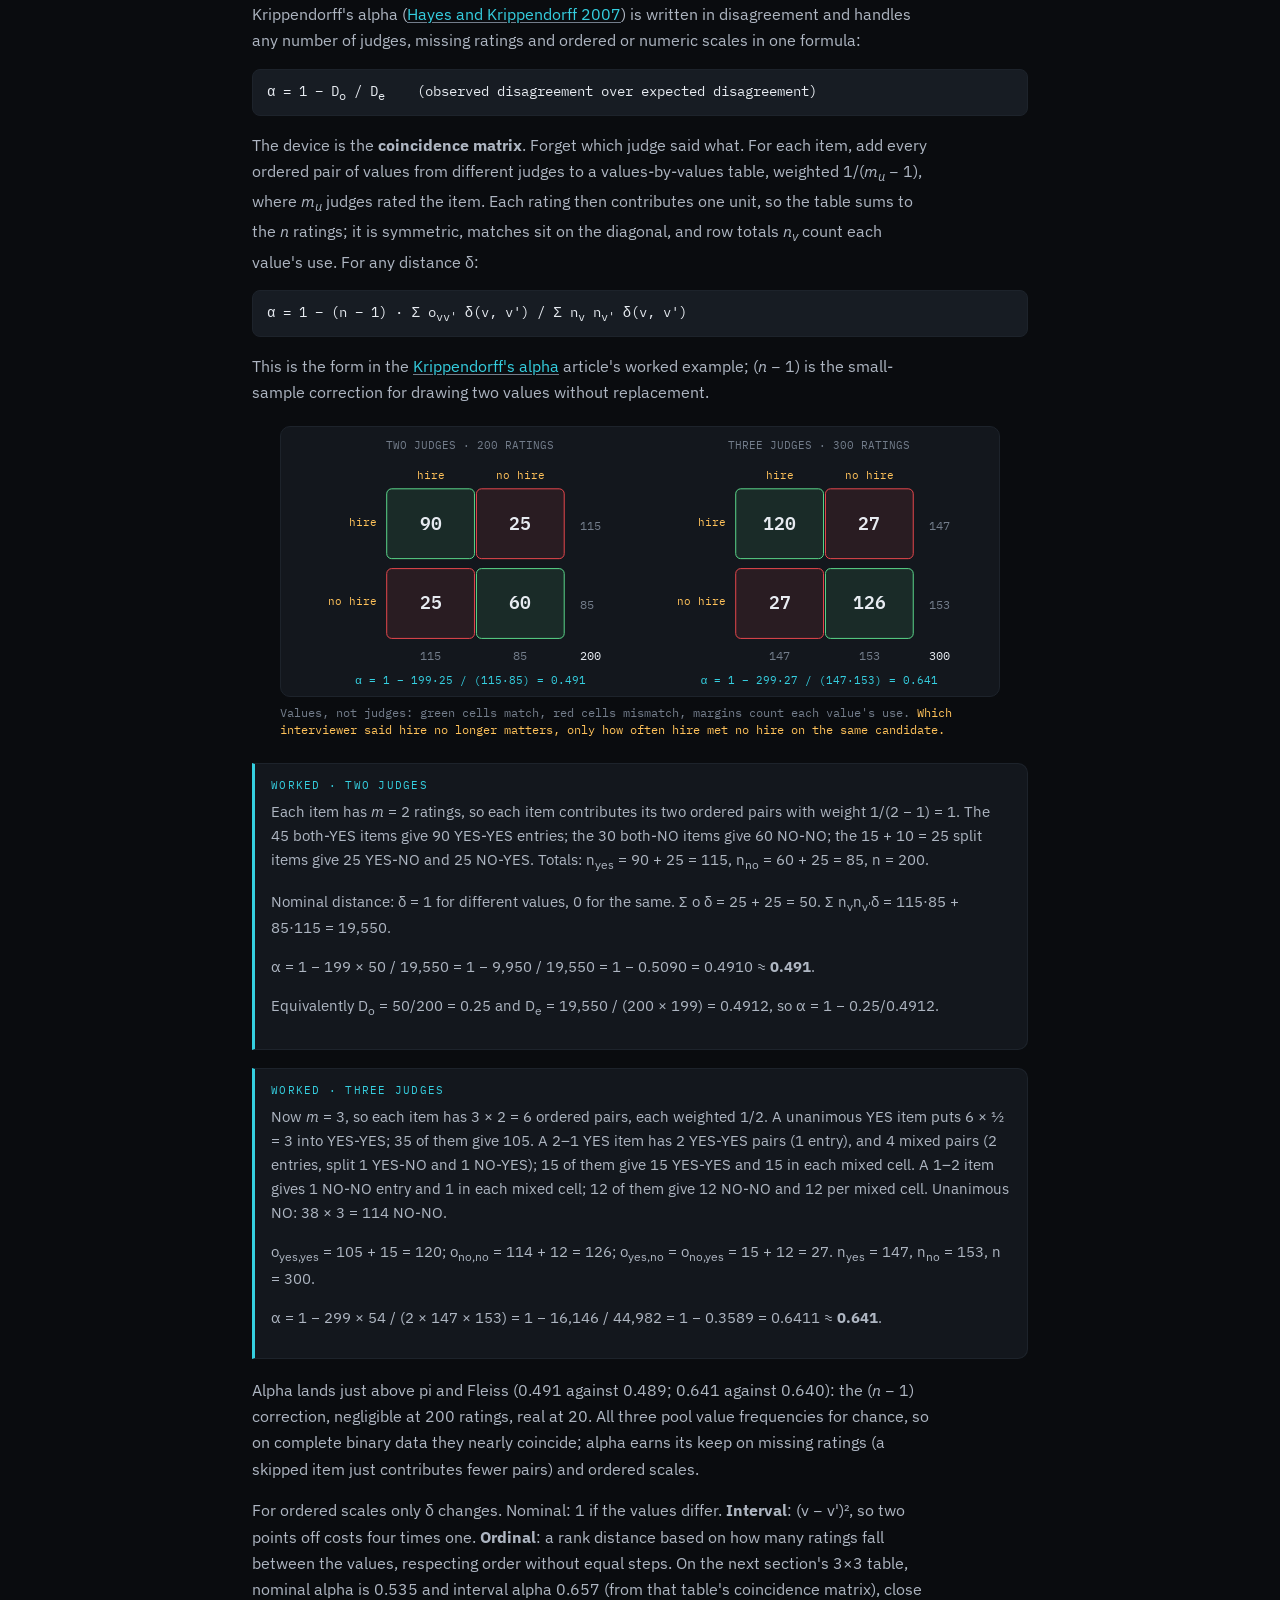
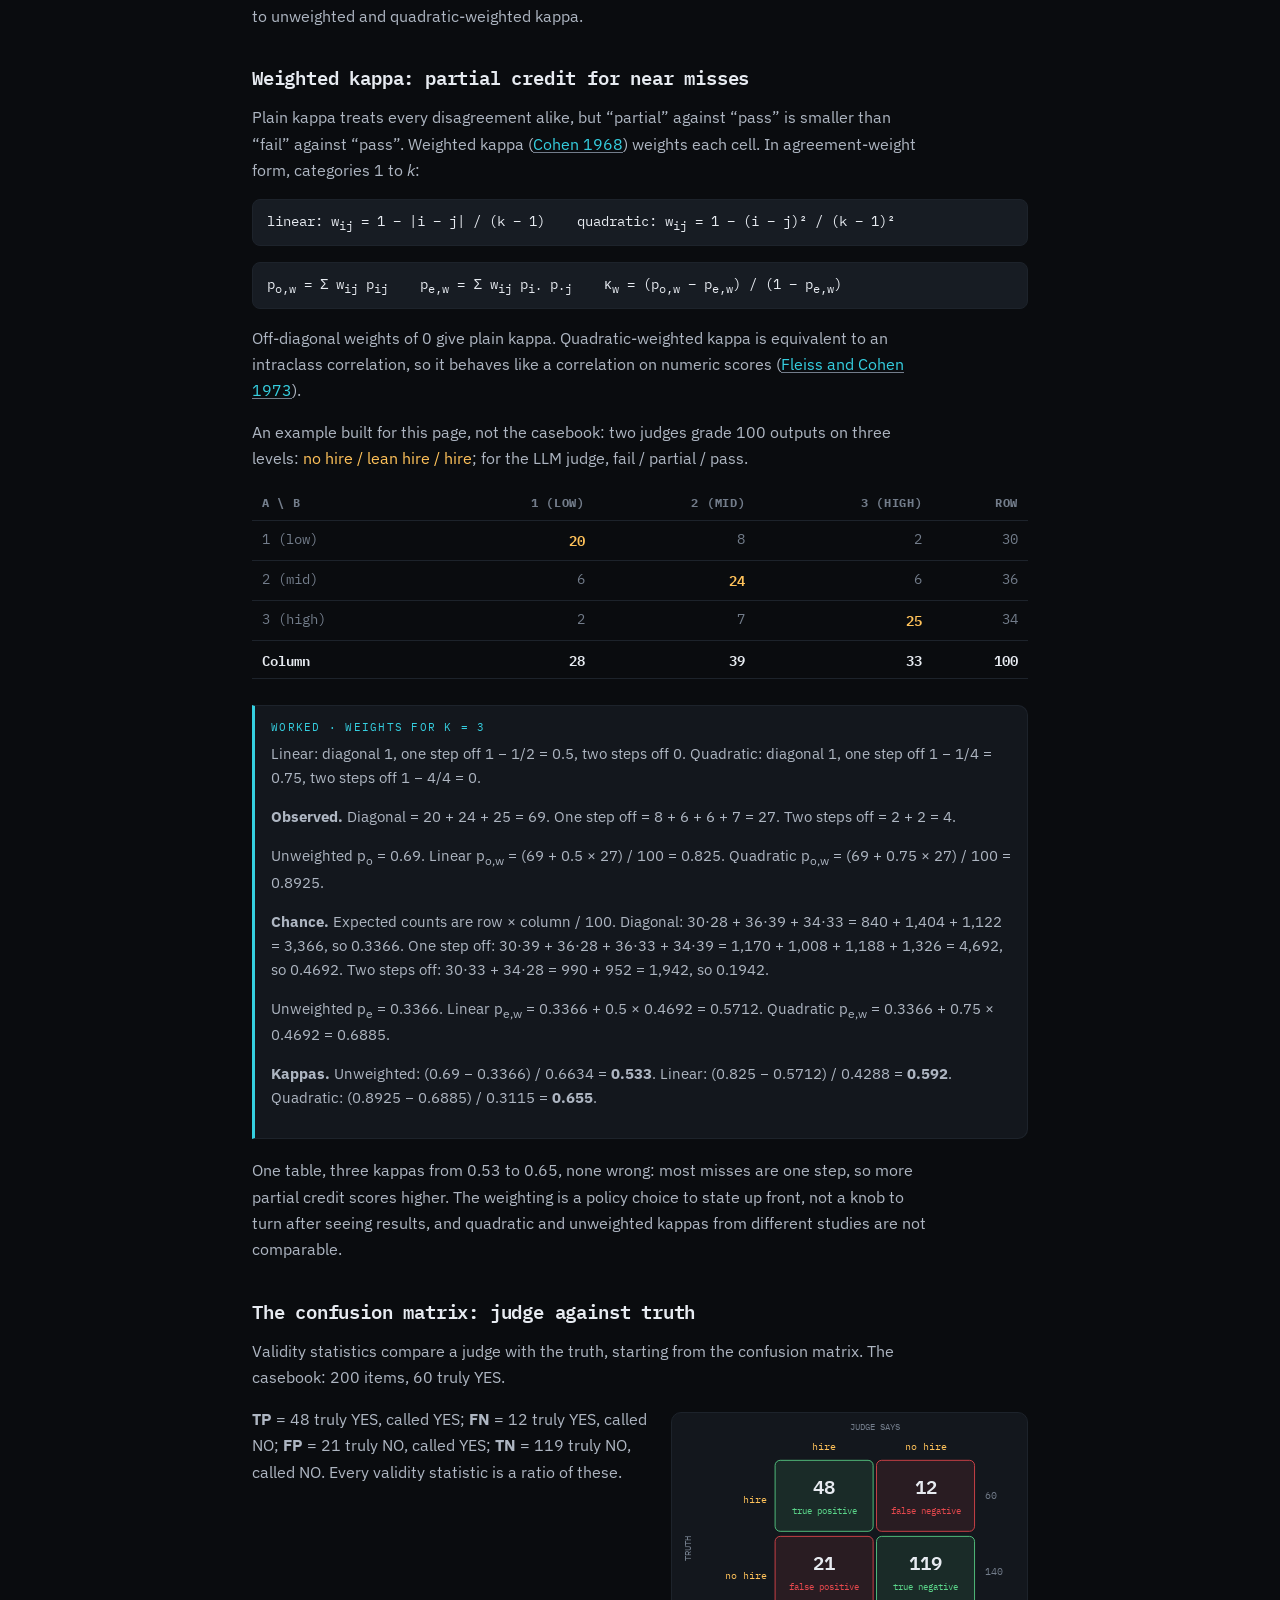
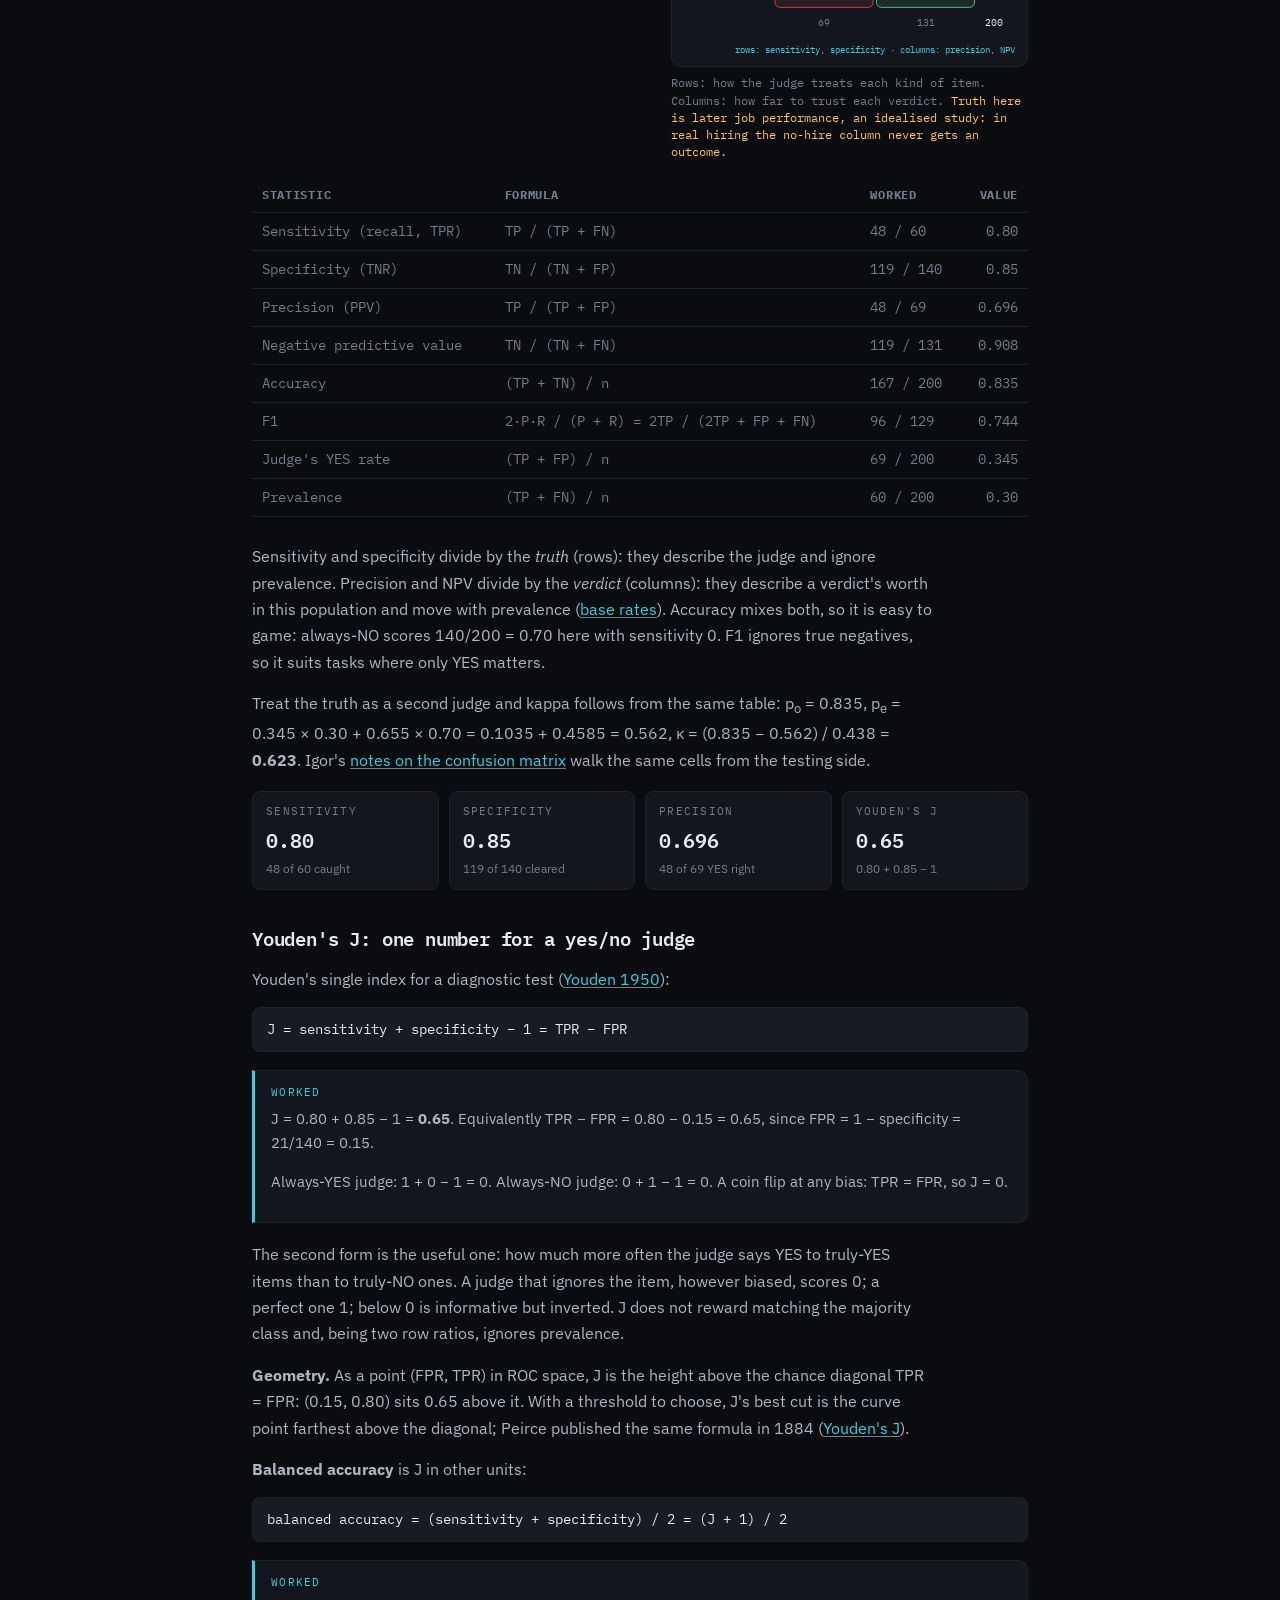
<file: parts/math.html>
<!DOCTYPE html>
<html lang="en">
<head>
<meta charset="UTF-8" />
<meta name="viewport" content="width=device-width, initial-scale=1.0" />
<title>Appendix: the maths, worked &mdash; LLM Judges, mapped</title>
<meta name="description" content="Every statistic on the site in three layers (plain words, formulas, full worked examples) on one shared casebook: percent agreement, Cohen's kappa, Scott's pi, the kappa paradoxes, Fleiss' kappa, Krippendorff's alpha, weighted kappa, the confusion matrix, Youden's J, base rates, ROC and AUC, Wilson intervals, bootstrap intervals and sample size." />
<link rel="preconnect" href="https://fonts.googleapis.com" />
<link rel="preconnect" href="https://fonts.gstatic.com" crossorigin />
<link href="https://fonts.googleapis.com/css2?family=IBM+Plex+Mono:wght@400;500;600;700&family=IBM+Plex+Sans:wght@400;500;600;700&display=swap" rel="stylesheet" />
<link rel="stylesheet" href="../paper.css" />
<script src="../site.js"></script>
<style>.front-door{margin:0 auto 0 14px;font-family:'IBM Plex Mono',monospace;font-size:12px;white-space:nowrap;color:inherit;opacity:.72;text-decoration:none}.front-door:hover{opacity:1}@media(max-width:560px){header .bar-in,header .nav-in{flex-wrap:wrap;row-gap:6px}}</style>
</head>
<body>
<header class="bar"><div class="bar-in">
  <div class="brand"><span class="dot"></span>LLM&nbsp;JUDGES&nbsp;//&nbsp;FIELD&nbsp;MAP</div>
  <a class="front-door" href="https://idvorkin-ai-tools.github.io/safety.html">&larr; Front Door</a>
  <a class="back" href="../index.html#appendix">&larr; the map</a>
</div></header>
<main>
  <div class="eyebrow"><span class="box wb mono">APPENDIX &middot; THE MATHS</span><span class="mono">agreement &middot; validity &middot; ranking &middot; uncertainty</span></div>
  <h1>Appendix: the maths, worked</h1>
  <div class="authors">Every number on the site, derived and worked by hand on the shared casebook, in three passes over the same twelve ideas. <b>Layer 1</b> says what each one is for in plain words; <b>Layer 2</b> gives its formula and what each symbol means; <b>Layer 3</b> works it in full. Stop after any layer. The arithmetic is the same in every domain; only the nouns change. Turn on <b>Technical</b> in the top bar for exact definitions in the term boxes and a few extra derivations.</div>

  <h2 id="contents">Contents</h2>
  <div class="scroll"><table class="kv">
    <tr><th>Idea</th><th><a class="lnk" href="#layer-1">1 &middot; plain</a></th><th><a class="lnk" href="#layer-2">2 &middot; formula</a></th><th><a class="lnk" href="#layer-3">3 &middot; worked</a></th></tr>
    <tr class="tot"><td colspan="4">Agreement: judges against each other</td></tr>
    <tr><td>Agreement beyond chance: kappa and pi</td><td><a class="lnk" href="#l1-kappa">plain</a></td><td><a class="lnk" href="#l2-kappa">formula</a></td><td><a class="lnk" href="#kappa">worked</a></td></tr>
    <tr><td>The kappa paradoxes</td><td><a class="lnk" href="#l1-paradox">plain</a></td><td><a class="lnk" href="#l2-paradox">formula</a></td><td><a class="lnk" href="#paradox">worked</a></td></tr>
    <tr><td>Fleiss' kappa: three or more judges</td><td><a class="lnk" href="#l1-fleiss">plain</a></td><td><a class="lnk" href="#l2-fleiss">formula</a></td><td><a class="lnk" href="#fleiss">worked</a></td></tr>
    <tr><td>Krippendorff's alpha</td><td><a class="lnk" href="#l1-alpha">plain</a></td><td><a class="lnk" href="#l2-alpha">formula</a></td><td><a class="lnk" href="#alpha">worked</a></td></tr>
    <tr><td>Weighted kappa</td><td><a class="lnk" href="#l1-weighted">plain</a></td><td><a class="lnk" href="#l2-weighted">formula</a></td><td><a class="lnk" href="#weighted">worked</a></td></tr>
    <tr class="tot"><td colspan="4">Validity: a judge against the truth</td></tr>
    <tr><td>The confusion matrix</td><td><a class="lnk" href="#l1-confusion">plain</a></td><td><a class="lnk" href="#l2-confusion">formula</a></td><td><a class="lnk" href="#confusion">worked</a></td></tr>
    <tr><td>Youden's J</td><td><a class="lnk" href="#l1-youden">plain</a></td><td><a class="lnk" href="#l2-youden">formula</a></td><td><a class="lnk" href="#youden">worked</a></td></tr>
    <tr><td>Base rates and precision</td><td><a class="lnk" href="#l1-base-rate">plain</a></td><td><a class="lnk" href="#l2-base-rate">formula</a></td><td><a class="lnk" href="#base-rate">worked</a></td></tr>
    <tr><td>The ROC curve</td><td><a class="lnk" href="#l1-roc">plain</a></td><td><a class="lnk" href="#l2-roc">formula</a></td><td><a class="lnk" href="#roc">worked</a></td></tr>
    <tr><td>AUC</td><td><a class="lnk" href="#l1-auc">plain</a></td><td><a class="lnk" href="#l2-auc">formula</a></td><td><a class="lnk" href="#auc">worked</a></td></tr>
    <tr class="tot"><td colspan="4">Uncertainty: how far a number would move</td></tr>
    <tr><td>Confidence intervals</td><td><a class="lnk" href="#l1-ci">plain</a></td><td><a class="lnk" href="#l2-ci">formula</a></td><td><a class="lnk" href="#ci">worked</a></td></tr>
    <tr><td>Sample size</td><td><a class="lnk" href="#l1-sample-size">plain</a></td><td><a class="lnk" href="#l2-sample-size">formula</a></td><td><a class="lnk" href="#sample-size">worked</a></td></tr>
  </table></div>
  <p>Then <a class="lnk" href="#can-say">what you can say now</a> and the <a class="lnk" href="#sources">sources</a>.</p>

  <h2 id="layer-1"><span class="tag wb">LAYER 1</span> The whole appendix in plain words</h2>
  <div class="tldr"><b>TL;DR &mdash;</b> Three families. <b>Agreement</b> statistics (kappa, pi, Fleiss, alpha, weighted kappa) compare judges with each other, minus what chance would give. <b>Validity</b> statistics (sensitivity, specificity, precision, J, ROC, AUC) compare a judge with the truth. <b>Uncertainty</b> statistics (Wilson intervals, kappa's standard error, the bootstrap) say how far any of them would move on another sample. Each is a few lines of arithmetic on a small table, done here in full.</div>
  <p>The casebook has three groups of numbers. A <b>two-judge table</b> of 100 items for agreement, rated by <span class="mx"><span data-m="hire">interviewers Ana and Ben</span><span data-m="review">managers Carla and Dev</span><span data-m="wine">judges Elodie and Femi</span><span data-m="med">Dr Gale and Dr Hart, double reading</span><span data-m="ump">umpires Ivo and June, calling the same pitches on video</span></span>; a <b>three-judge</b> version of 100 items; and a <b>judge-versus-truth</b> table of 200 items, 60 of them truly YES, where the truth is <span class="mx"><span data-m="hire">how the hire did a year later (an idealised study: only hires get an outcome)</span><span data-m="review">a calibration committee's consensus rating, since reviews have no outside truth</span><span data-m="wine">a reference panel's verdict, since wine quality has no outside truth</span><span data-m="med">biopsy or a year of clean follow-up</span><span data-m="ump">the pitch-tracking camera and the rulebook zone</span></span>. The YES label is <span class="mx"><span data-m="hire">&ldquo;hire&rdquo;</span><span data-m="review">&ldquo;exceeds expectations&rdquo;</span><span data-m="wine">&ldquo;medal&rdquo;</span><span data-m="med">&ldquo;recall the patient&rdquo;</span><span data-m="ump">&ldquo;strike&rdquo;</span></span>; for an LLM judge it is &ldquo;passes the policy&rdquo;.</p>
  <p><b>Agreement: judges against each other.</b></p>
  <ul>
    <li id="l1-kappa"><b>Agreement beyond chance.</b> Two judges agree on some items by luck alone. Cohen's kappa counts only the agreement above that luck; Scott's pi does the same with a slightly different idea of luck. On the casebook, 75% raw agreement becomes kappa 0.49.</li>
    <li id="l1-paradox"><b>The kappa paradoxes.</b> When YES is rare, judges agree on almost every NO for free, so 92% agreement can sit beside kappa 0.29. Nothing is broken; report agreement on YES and on NO separately.</li>
    <li id="l1-fleiss"><b>Three or more judges.</b> Fleiss' kappa asks, item by item, how many pairs of judges agree, then removes chance the same way: 0.64 on the three-judge casebook. The items where judges split are the ones worth a human read.</li>
    <li id="l1-alpha"><b>Krippendorff's alpha.</b> One formula, written in disagreement, for any number of judges, missing ratings and ordered scales. On complete yes/no data it lands next to pi and Fleiss.</li>
    <li id="l1-weighted"><b>Weighted kappa.</b> On an ordered scale a near miss can earn partial credit. How much is a policy choice: one table gives 0.53, 0.59 or 0.65.</li>
  </ul>
  <p><b>Validity: a judge against the truth.</b></p>
  <ul>
    <li id="l1-confusion"><b>The confusion matrix.</b> Four counts: YES caught, YES missed, false YES, NO cleared. Sensitivity and specificity describe the judge; precision says how far to trust a YES verdict.</li>
    <li id="l1-youden"><b>Youden's J.</b> One number for a yes/no judge: how much more often it says YES to truly-YES items than to truly-NO ones. A judge that ignores the item scores 0, a perfect one 1; the casebook judge 0.65.</li>
    <li id="l1-base-rate"><b>Base rates.</b> Precision depends on how common YES is. The same judge is right on 70% of its YES calls when 30% of items are YES, and on 22% when 5% are.</li>
    <li id="l1-roc"><b>The ROC curve.</b> A judge that gives scores needs a threshold to give verdicts. Each threshold trades YES items caught against false alarms; the ROC curve plots every trade.</li>
    <li id="l1-auc"><b>AUC.</b> The area under that curve is the chance the judge ranks a random truly-YES item above a random truly-NO one: about 87% here. It says nothing about the one threshold you deploy.</li>
  </ul>
  <p><b>Uncertainty: how far a number would move on another sample.</b></p>
  <ul>
    <li id="l1-ci"><b>Confidence intervals.</b> Every number above would come out differently on another sample. The Wilson interval measures that for a proportion; a standard error or the bootstrap does it for kappa. On 100 items, kappa 0.49 could plausibly be anything from 0.32 to 0.66.</li>
    <li id="l1-sample-size"><b>Sample size.</b> Interval width shrinks with the square root of the number of items, so halving it costs four times the labels. Pick the width your decision needs, then label that many.</li>
  </ul>

  <h2 id="layer-2"><span class="tag wb">LAYER 2</span> Each idea with its formula</h2>
  <p>The same twelve ideas, each as one core formula, what its symbols mean, and the casebook result. Notation: <i>n</i> items, <i>p</i> a proportion, and a 2&times;2 table with cells <i>a</i>, <i>b</i>, <i>c</i>, <i>d</i> left to right, top to bottom (judge A's YES row first, judge B's YES column first).</p>

  <h3 id="l2-kappa">Agreement beyond chance: kappa and pi</h3>
  <div class="eq">&kappa; = (p<sub>o</sub> &minus; p<sub>e</sub>) / (1 &minus; p<sub>e</sub>)</div>
  <p>p<sub>o</sub> = (a + d) / n is the share of items where the judges agree. p<sub>e</sub> = p<sub>A,yes</sub> &middot; p<sub>B,yes</sub> + p<sub>A,no</sub> &middot; p<sub>B,no</sub> is chance agreement: what two judges with these YES rates would reach by rating independently. Scott's &pi; uses the same formula with chance from the pooled YES rate p&#772; = (p<sub>A,yes</sub> + p<sub>B,yes</sub>) / 2. Casebook: p<sub>o</sub> 0.75, p<sub>e</sub> 0.51, &kappa; 0.49, &pi; 0.489. <a class="lnk" href="#kappa">Worked &darr;</a></p>

  <h3 id="l2-paradox">The kappa paradoxes</h3>
  <div class="eq">&kappa; = (PABAK &minus; PI&sup2; + BI&sup2;) / (1 &minus; PI&sup2; + BI&sup2;)</div>
  <p>PI = (a &minus; d) / n is the prevalence index, BI = (b &minus; c) / n the bias index, PABAK = 2p<sub>o</sub> &minus; 1. A large PI is squared and subtracted, dragging kappa down; BI is squared and added. Report beside kappa the agreement on each label: p<sub>pos</sub> = 2a / (2a + b + c) and p<sub>neg</sub> = 2d / (2d + b + c). Rare-YES table: p<sub>o</sub> 0.92, &kappa; 0.29, p<sub>pos</sub> 0.333, p<sub>neg</sub> 0.957. <a class="lnk" href="#paradox">Worked &darr;</a></p>

  <h3 id="l2-fleiss">Fleiss' kappa: three or more judges</h3>
  <div class="eq">&kappa;<sub>F</sub> = (P&#772; &minus; P<sub>e</sub>) / (1 &minus; P<sub>e</sub>)</div>
  <p><i>m</i> judges; n<sub>ij</sub> votes for category <i>j</i> on item <i>i</i>. P<sub>i</sub> = &Sigma;<sub>j</sub> n<sub>ij</sub>(n<sub>ij</sub> &minus; 1) / (m(m &minus; 1)) is the share of ordered judge pairs that agree on item <i>i</i>, and P&#772; its mean. p<sub>j</sub> is the share of all votes in category <i>j</i>, and P<sub>e</sub> = &Sigma;<sub>j</sub> p<sub>j</sub>&sup2;. Three-judge casebook: P&#772; 0.82, P<sub>e</sub> 0.5002, &kappa;<sub>F</sub> 0.64. <a class="lnk" href="#fleiss">Worked &darr;</a></p>

  <h3 id="l2-alpha">Krippendorff's alpha</h3>
  <div class="eq">&alpha; = 1 &minus; D<sub>o</sub> / D<sub>e</sub> = 1 &minus; (n &minus; 1) &middot; &Sigma; o<sub>vv'</sub> &delta;(v, v') / &Sigma; n<sub>v</sub> n<sub>v'</sub> &delta;(v, v')</div>
  <p>D<sub>o</sub> and D<sub>e</sub> are observed and expected disagreement. o<sub>vv'</sub> is the coincidence matrix: every ordered pair of values from different judges on the same item, weighted 1/(m<sub>u</sub> &minus; 1) when m<sub>u</sub> judges rated the item. n<sub>v</sub> counts each value's use and <i>n</i> all ratings. &delta; is the distance between values: 1 if they differ (nominal), (v &minus; v')&sup2; on an interval scale. Casebook: 0.491 for two judges, 0.641 for three. <a class="lnk" href="#alpha">Worked &darr;</a></p>

  <h3 id="l2-weighted">Weighted kappa</h3>
  <div class="eq">&kappa;<sub>w</sub> = (p<sub>o,w</sub> &minus; p<sub>e,w</sub>) / (1 &minus; p<sub>e,w</sub>) &nbsp;&nbsp; p<sub>o,w</sub> = &Sigma; w<sub>ij</sub> p<sub>ij</sub> &nbsp;&nbsp; p<sub>e,w</sub> = &Sigma; w<sub>ij</sub> p<sub>i&middot;</sub> p<sub>&middot;j</sub></div>
  <p>p<sub>ij</sub> is the share of items in cell (<i>i</i>, <i>j</i>); p<sub>i&middot;</sub> and p<sub>&middot;j</sub> are row and column shares. w<sub>ij</sub> is the credit for that cell, categories 1 to <i>k</i>: linear 1 &minus; |i &minus; j| / (k &minus; 1), quadratic 1 &minus; (i &minus; j)&sup2; / (k &minus; 1)&sup2;. Off-diagonal weights of 0 give plain kappa. The 3&times;3 example: unweighted 0.533, linear 0.592, quadratic 0.655. <a class="lnk" href="#weighted">Worked &darr;</a></p>

  <h3 id="l2-confusion">The confusion matrix</h3>
  <div class="eq">sensitivity = TP / (TP + FN) &nbsp;&nbsp; specificity = TN / (TN + FP) &nbsp;&nbsp; precision = TP / (TP + FP)</div>
  <p>TP: truly YES, called YES. FN: truly YES, called NO. FP: truly NO, called YES. TN: truly NO, called NO. Sensitivity and specificity divide by the truth (rows); precision and NPV = TN / (TN + FN) divide by the verdict (columns). Casebook, 200 items, 60 truly YES: 0.80, 0.85, 0.696. <a class="lnk" href="#confusion">Worked &darr;</a></p>

  <h3 id="l2-youden">Youden's J</h3>
  <div class="eq">J = sensitivity + specificity &minus; 1 = TPR &minus; FPR</div>
  <p>TPR is sensitivity; FPR = 1 &minus; specificity is the share of truly-NO items called YES. Balanced accuracy = (J + 1) / 2 is the same number on a scale where chance is 0.5. Casebook: J 0.65, balanced accuracy 0.825. <a class="lnk" href="#youden">Worked &darr;</a></p>

  <h3 id="l2-base-rate">Base rates and precision</h3>
  <div class="eq">precision = sens&middot;&pi; / (sens&middot;&pi; + (1 &minus; spec)&middot;(1 &minus; &pi;))</div>
  <p>&pi; is the base rate, the share of items truly YES. The numerator is the correct-YES mass; the second term is the false-YES mass from the truly-NO pool, which grows as &pi; shrinks. Casebook judge: 0.696 at &pi; = 30%, 0.219 at &pi; = 5%. <a class="lnk" href="#base-rate">Worked &darr;</a></p>

  <h3 id="l2-roc">The ROC curve</h3>
  <div class="eq">rule: YES if score &ge; t &nbsp;&nbsp; TPR(t) = TP(t) / 60 &nbsp;&nbsp; FPR(t) = FP(t) / 140</div>
  <p><i>t</i> is a threshold on the judge's 1&ndash;5 score; TP(t) and FP(t) count truly-YES and truly-NO items at or above it, out of 60 and 140. Each threshold is one point (FPR, TPR); joining them from (0, 0) to (1, 1) gives the curve. The best J is at score &ge; 4: (0.15, 0.80). <a class="lnk" href="#roc">Worked &darr;</a></p>

  <h3 id="l2-auc">AUC</h3>
  <div class="eq">AUC = &Sigma; (FPR<sub>k+1</sub> &minus; FPR<sub>k</sub>) &middot; (TPR<sub>k</sub> + TPR<sub>k+1</sub>) / 2</div>
  <p><i>k</i> runs over consecutive ROC points, so each term is one trapezoid. The sum equals the probability that a random truly-YES item outscores a random truly-NO one, ties counted half. Casebook: 0.868 both ways (trapezoids, and counting all 8,400 pairs); Hanley&ndash;McNeil standard error 0.031. <a class="lnk" href="#auc">Worked &darr;</a></p>

  <h3 id="l2-ci">Confidence intervals</h3>
  <div class="eq">Wilson: centre = (p&#770; + z&sup2;/2n) / (1 + z&sup2;/n) &nbsp;&nbsp; half-width = z &radic;(p&#770;(1 &minus; p&#770;)/n + z&sup2;/4n&sup2;) / (1 + z&sup2;/n)</div>
  <div class="eq">kappa: SE(&kappa;) &asymp; &radic;( p<sub>o</sub>(1 &minus; p<sub>o</sub>) / (n (1 &minus; p<sub>e</sub>)&sup2;) ) &nbsp;&nbsp; 95% CI: &kappa; &plusmn; 1.96 &middot; SE</div>
  <p>p&#770; is the observed proportion, <i>n</i> the items it is computed on, z = 1.96 for 95%. The bootstrap needs no formula: resample the items with replacement, recompute thousands of times, keep the middle 95%. Casebook: sensitivity 48/60 gives 0.682 to 0.882; kappa gives 0.32 to 0.66 by formula and 0.31 to 0.66 by bootstrap. <a class="lnk" href="#ci">Worked &darr;</a></p>

  <h3 id="l2-sample-size">Sample size</h3>
  <div class="eq">proportion: n &asymp; z&sup2; p(1 &minus; p) / h&sup2; &nbsp;&nbsp; kappa: n &asymp; z&sup2; p<sub>o</sub>(1 &minus; p<sub>o</sub>) / (h&sup2; (1 &minus; p<sub>e</sub>)&sup2;)</div>
  <p><i>h</i> is the half-width you can live with, <i>p</i> the proportion you expect; for a sensitivity, <i>n</i> counts only truly-YES items. A proportion near 0.8 to &plusmn;0.05 needs 246 items; casebook-like kappa to &plusmn;0.10 needs 300. <a class="lnk" href="#sample-size">Worked &darr;</a></p>

  <h2 id="layer-3"><span class="tag wb">LAYER 3</span> Every idea, worked in full</h2>
  <p class="lead">Each section states a formula, its source, and works it on the casebook numbers, computed by script and re-derived by hand (unrounded value first).</p>

  <h2 id="kappa">Agreement beyond chance: percent agreement, Cohen's kappa, Scott's pi</h2>
  <p>Each of 100 items is judged by both judges; the table counts the four pairs of verdicts.</p>
  <div class="scroll"><table class="kv">
    <tr><th></th><th class="num">Judge B says YES</th><th class="num">Judge B says NO</th><th class="num">Row total</th></tr>
    <tr><td>Judge A says YES</td><td class="num"><span class="hi">45</span> (<i>a</i>)</td><td class="num">15 (<i>b</i>)</td><td class="num">60</td></tr>
    <tr><td>Judge A says NO</td><td class="num">10 (<i>c</i>)</td><td class="num"><span class="hi">30</span> (<i>d</i>)</td><td class="num">40</td></tr>
    <tr class="tot"><td>Column total</td><td class="num">55</td><td class="num">45</td><td class="num">100</td></tr>
  </table></div>
  <p>Here judge A is <span class="mx"><span data-m="hire">Ana</span><span data-m="review">Carla</span><span data-m="wine">Elodie</span><span data-m="med">Dr Gale</span><span data-m="ump">Ivo</span></span> and judge B is <span class="mx"><span data-m="hire">Ben</span><span data-m="review">Dev</span><span data-m="wine">Femi</span><span data-m="med">Dr Hart</span><span data-m="ump">June</span></span>. For an LLM judge, A and B are two human labelers, or one labeler and the model.</p>
  <p><b><span class="term" data-term="percent-agreement">Percent agreement</span></b> is the share on the diagonal:</p>
  <div class="eq">p<sub>o</sub> = (a + d) / n</div>
  <div class="worked"><span class="k">Worked</span><p>p<sub>o</sub> = (45 + 30) / 100 = <b>0.75</b>.</p></div>
  <p>But judges who never looked would still agree sometimes. If A says YES 60% of the time and B 55%, independently, both say YES on 0.60 &times; 0.55 of items and both NO on 0.40 &times; 0.45. The sum is <b><span class="term" data-term="chance-agreement">chance agreement</span></b>, built from the <span class="term" data-term="marginal">marginal totals</span>:</p>
  <div class="eq">p<sub>e</sub> = p<sub>A,yes</sub> &middot; p<sub>B,yes</sub> + p<sub>A,no</sub> &middot; p<sub>B,no</sub></div>
  <div class="worked"><span class="k">Worked</span><p>p<sub>A,yes</sub> = 60/100 = 0.60, p<sub>B,yes</sub> = 55/100 = 0.55.</p><p>p<sub>e</sub> = 0.60 &times; 0.55 + 0.40 &times; 0.45 = 0.33 + 0.18 = <b>0.51</b>.</p></div>
  <p><b><span class="term" data-term="kappa">Cohen's kappa</span></b> (<a href="https://doi.org/10.1177/001316446002000104" target="_blank" rel="noopener">Cohen 1960</a>) is the share of the room above chance the judges used: agreement beyond chance over the most that was possible.</p>
  <div class="eq">&kappa; = (p<sub>o</sub> &minus; p<sub>e</sub>) / (1 &minus; p<sub>e</sub>)</div>
  <div class="worked"><span class="k">Worked</span><p>&kappa; = (0.75 &minus; 0.51) / (1 &minus; 0.51) = 0.24 / 0.49 = 0.4898 &asymp; <b>0.49</b>.</p><p>The judges closed about half the gap between chance and perfect agreement: &ldquo;moderate&rdquo; on the widely quoted, admittedly arbitrary Landis and Koch bands (0.41&ndash;0.60; <a href="https://doi.org/10.2307/2529310" target="_blank" rel="noopener">Landis and Koch 1977</a>).</p></div>
  <p>Kappa is 1 for perfect agreement, 0 at chance, negative below it. It is not a percentage: 0.49 does not mean &ldquo;they agree 49% of the time&rdquo;.</p>
  <p><b><span class="term" data-term="scotts-pi">Scott's pi</span></b> (<a href="https://doi.org/10.1086/266577" target="_blank" rel="noopener">Scott 1955</a>) uses the same formula but takes chance from the pooled YES rate, as if both judges drew from one distribution; kappa lets each keep their own.</p>
  <div class="eq">p&#772; = (p<sub>A,yes</sub> + p<sub>B,yes</sub>) / 2 &nbsp;&nbsp; p<sub>e,&pi;</sub> = p&#772;&sup2; + (1 &minus; p&#772;)&sup2; &nbsp;&nbsp; &pi; = (p<sub>o</sub> &minus; p<sub>e,&pi;</sub>) / (1 &minus; p<sub>e,&pi;</sub>)</div>
  <div class="worked"><span class="k">Worked</span><p>p&#772; = (0.60 + 0.55) / 2 = 0.575. p<sub>e,&pi;</sub> = 0.575&sup2; + 0.425&sup2; = 0.330625 + 0.180625 = 0.51125.</p><p>&pi; = (0.75 &minus; 0.51125) / (1 &minus; 0.51125) = 0.23875 / 0.48875 = 0.4885 &asymp; <b>0.489</b>.</p></div>
  <p>Pi is never larger than kappa, since pooling can only raise chance agreement; 60% against 55% moves only the third decimal. The choice is what &ldquo;chance&rdquo; means: kappa credits different thresholds to the judges, pi counts them as disagreement.</p>
  <p class="tech-only lab-note">Why pi &le; kappa: p<sub>e,&pi;</sub> &minus; p<sub>e</sub> = (p<sub>A,yes</sub> &minus; p<sub>B,yes</sub>)&sup2; / 2 &ge; 0. Here (0.05)&sup2; / 2 = 0.00125 = 0.51125 &minus; 0.51.</p>
  <div class="mx case">
    <div data-m="hire"><span class="mlabel">What the 0.49 means at a hiring panel</span><p>Ana says hire on 60 of 100 and Ben on 55. Weighted coins would agree on 51; they agree on 75, capturing 24 of the 49 agreements chance left open. Usable, but neither can stand in for the other.</p></div>
    <div data-m="review"><span class="mlabel">What the 0.49 means in calibration</span><p>Carla rates 60 of 100 &ldquo;exceeds&rdquo; and Dev 55. Rating blind at those rates would match on 51; they match on 75. Half the possible agreement above chance, so calibration still has plenty to argue about.</p></div>
    <div data-m="wine"><span class="mlabel">What the 0.49 means at the tasting table</span><p>Elodie medals 60 of 100 wines and Femi 55. Random medals at those rates would agree on 51; they agree on 75. Something real is tasted, but swapping judges changes about one verdict in four.</p></div>
    <div data-m="med"><span class="mlabel">What the 0.49 means in double reading</span><p>Dr Gale recalls 60 of 100 and Dr Hart 55 (an enriched test set). Independent readers at those rates would agree on 51; they agree on 75. Double reading exploits the gap: each catches what the other misses.</p></div>
    <div data-m="ump"><span class="mlabel">What the 0.49 means behind the plate</span><p>Ivo calls 60 of 100 borderline pitches strikes and June 55. Blind calls at those rates would agree on 51; they agree on 75. Moderate agreement on borderline pitches is why the camera exists.</p></div>
  </div>

  <h2 id="paradox">The kappa paradoxes: high agreement, low kappa</h2>
  <p>Now make YES rare: both say NO on 90 of 100 items, both YES on 2, and they split 4 and 4.</p>
  <div class="scroll"><table class="kv">
    <tr><th></th><th class="num">B YES</th><th class="num">B NO</th><th class="num">Total</th></tr>
    <tr><td>A YES</td><td class="num"><span class="hi">2</span></td><td class="num">4</td><td class="num">6</td></tr>
    <tr><td>A NO</td><td class="num">4</td><td class="num"><span class="hi">90</span></td><td class="num">94</td></tr>
    <tr class="tot"><td>Total</td><td class="num">6</td><td class="num">94</td><td class="num">100</td></tr>
  </table></div>
  <div class="worked"><span class="k">Worked</span><p>p<sub>o</sub> = (2 + 90) / 100 = <b>0.92</b>.</p><p>Each judge says YES on 6%. p<sub>e</sub> = 0.06 &times; 0.06 + 0.94 &times; 0.94 = 0.0036 + 0.8836 = <b>0.8872</b>.</p><p>&kappa; = (0.92 &minus; 0.8872) / (1 &minus; 0.8872) = 0.0328 / 0.1128 = 0.2908 &asymp; <b>0.29</b>.</p></div>
  <p>92% agreement, poor-looking kappa, and nothing broken. When nearly everything is NO, chance agreement is already 0.887, leaving 0.113 to earn; of the 10 items where either judge said YES, they agreed on 2. Kappa reports that correctly.</p>
  <p>Feinstein and Cicchetti named two <span class="term" data-term="kappa-paradox">kappa paradoxes</span> (<a href="https://doi.org/10.1016/0895-4356(90)90158-L" target="_blank" rel="noopener">Feinstein and Cicchetti 1990</a>). First, the one above: unbalanced marginals drag a high p<sub>o</sub> down. Second, kappa comes out <i>higher</i> when the judges' marginals are unbalanced in opposite directions. On the casebook: keep p<sub>o</sub> = 0.75 but put all 25 disagreements in one cell (A YES, B NO), so YES rates become 70% and 45%. Chance falls to 0.70 &times; 0.45 + 0.30 &times; 0.55 = 0.48 and kappa rises to (0.75 &minus; 0.48) / 0.52 = <b>0.519</b>, though the judges now disagree more systematically.</p>
  <p class="lab-try"><b>Try this</b>Casebook, then one-sided disagreement: agreement stays at 75% while kappa rises from 0.49 to 0.52. Then the kappa paradox: 92% agreement, kappa 0.29. Drag prevalence toward 0% to watch the chance bar swallow the room.</p>
  <div class="lab" data-lab="kappa"></div>
  <p>Byrt, Bishop and Carlin made it bookkeeping (<a href="https://doi.org/10.1016/0895-4356(93)90018-V" target="_blank" rel="noopener">Byrt et al. 1993</a>): a <b>prevalence index</b>, a <b>bias index</b> and <span class="term" data-term="pabak">PABAK</span>, with kappa a function of the three:</p>
  <div class="eq">PI = (a &minus; d) / n &nbsp;&nbsp; BI = (b &minus; c) / n &nbsp;&nbsp; PABAK = 2p<sub>o</sub> &minus; 1 &nbsp;&nbsp; &kappa; = (PABAK &minus; PI&sup2; + BI&sup2;) / (1 &minus; PI&sup2; + BI&sup2;)</div>
  <div class="scroll"><table class="kv">
    <tr><th>Table</th><th class="num">p<sub>o</sub></th><th class="num">PI</th><th class="num">BI</th><th class="num">PABAK</th><th class="num">&kappa; from the identity</th></tr>
    <tr><td>Casebook two judges (45, 15, 10, 30)</td><td class="num">0.75</td><td class="num">0.15</td><td class="num">0.05</td><td class="num">0.50</td><td class="num">(0.50 &minus; 0.0225 + 0.0025) / (1 &minus; 0.0225 + 0.0025) = 0.49</td></tr>
    <tr><td>Rare YES (2, 4, 4, 90)</td><td class="num">0.92</td><td class="num">&minus;0.88</td><td class="num">0</td><td class="num">0.84</td><td class="num">(0.84 &minus; 0.7744) / (1 &minus; 0.7744) = 0.29</td></tr>
    <tr><td>Lopsided disagreement (45, 25, 0, 30)</td><td class="num">0.75</td><td class="num">0.15</td><td class="num">0.25</td><td class="num">0.50</td><td class="num">(0.50 &minus; 0.0225 + 0.0625) / (1 &minus; 0.0225 + 0.0625) = 0.519</td></tr>
  </table></div>
  <p>The identity makes both paradoxes mechanical: a large prevalence index is squared and subtracted, dragging kappa down; a bias index is squared and <i>added</i>, so one-directional disagreement gets a bump. The companion paper says always report agreement on positives and on negatives beside kappa (<a href="https://doi.org/10.1016/0895-4356(90)90159-M" target="_blank" rel="noopener">Cicchetti and Feinstein 1990</a>).</p>
  <div class="eq">p<sub>pos</sub> = 2a / (2a + b + c) &nbsp;&nbsp; p<sub>neg</sub> = 2d / (2d + b + c)</div>
  <div class="worked"><span class="k">Worked</span><p>Rare YES: p<sub>pos</sub> = 4 / 12 = <b>0.333</b>; p<sub>neg</sub> = 180 / 188 = <b>0.957</b>. They agree on NO and barely on YES, which explains the 0.29 better than the 0.29 does.</p><p>Casebook two judges: p<sub>pos</sub> = 90 / 115 = 0.783; p<sub>neg</sub> = 60 / 85 = 0.706.</p></div>
  <div class="mx case">
    <div data-m="hire"><span class="mlabel">Rare YES in hiring</span><p>A senior role with 6 hires per 100. Ana and Ben agree on 92 verdicts, but of the 10 people either wanted, they agreed on 2. The 92% is mostly agreeing who is not a fit.</p></div>
    <div data-m="review"><span class="mlabel">Rare YES in reviews</span><p>&ldquo;Exceeds&rdquo; goes to about 6%. Carla and Dev match on 92 of 100 ratings but on only 2 of the 10 either put forward: calibrated-looking, split on almost everyone who matters.</p></div>
    <div data-m="wine"><span class="mlabel">Rare YES in wine</span><p>A strict show medals about 6%. Elodie and Femi agree on 92 of 100 glasses, nearly all &ldquo;no medal&rdquo;, and on 2 of the 10 either wanted to medal: weakest where people read.</p></div>
    <div data-m="med"><span class="mlabel">Rare YES in screening</span><p>The textbook case. Dr Gale and Dr Hart agree on 92 of 100 reads, nearly all &ldquo;clear&rdquo;, but on 2 of the 10 patients either wanted recalled.</p></div>
    <div data-m="ump"><span class="mlabel">Rare YES behind the plate</span><p>On pitches well outside the zone, Ivo and June agree on 92 of 100, mostly obvious balls, but on 2 of the 10 either called a strike. Pitches nobody would miss inflate the number.</p></div>
  </div>
  <p>For LLM judges this is the common case: a safety or hallucination judge hunts a failure in a few percent of outputs, so &ldquo;95% agreement with humans&rdquo; can sit beside kappa 0.3. Report p<sub>pos</sub> and p<sub>neg</sub>, or use the confusion matrix below. See Igor's notes on <a href="https://idvork.in/subjective-evals#agreement-kappa-and-friends" target="_blank" rel="noopener">agreement, kappa and friends</a>.</p>

  <h2 id="fleiss">Fleiss' kappa: three or more judges</h2>
  <p>With three judges there is no single 2&times;2 table. <span class="term" data-term="fleiss-kappa">Fleiss' kappa</span> (<a href="https://doi.org/10.1037/h0031619" target="_blank" rel="noopener">Fleiss 1971</a>) asks, item by item, what fraction of judge pairs agree, and compares the average with chance from pooled category rates; pooling makes it a generalised Scott's pi, not Cohen's kappa. The casebook's 100 items, by YES votes:</p>
  <div class="scroll"><table class="kv">
    <tr><th>YES votes on the item</th><th class="num">Items</th><th class="num">Agreeing pairs of 3</th><th class="num">P<sub>i</sub></th><th class="num">YES votes cast</th></tr>
    <tr><td>3 (unanimous YES)</td><td class="num">35</td><td class="num">3</td><td class="num">1</td><td class="num">105</td></tr>
    <tr><td>2</td><td class="num">15</td><td class="num">1</td><td class="num">1/3</td><td class="num">30</td></tr>
    <tr><td>1</td><td class="num">12</td><td class="num">1</td><td class="num">1/3</td><td class="num">12</td></tr>
    <tr><td>0 (unanimous NO)</td><td class="num">38</td><td class="num">3</td><td class="num">1</td><td class="num">0</td></tr>
    <tr class="tot"><td>Total</td><td class="num">100</td><td class="num">246 of 300</td><td class="num"></td><td class="num">147 of 300</td></tr>
  </table></div>
  <p>With <i>m</i> judges and <i>n<sub>ij</sub></i> votes for category <i>j</i>, item agreement is the matching share of the <i>m</i>(<i>m</i> &minus; 1) ordered pairs:</p>
  <div class="eq">P<sub>i</sub> = &Sigma;<sub>j</sub> n<sub>ij</sub>(n<sub>ij</sub> &minus; 1) / (m(m &minus; 1)) &nbsp;&nbsp; P&#772; = mean of P<sub>i</sub> &nbsp;&nbsp; p<sub>j</sub> = share of all votes in category j &nbsp;&nbsp; P<sub>e</sub> = &Sigma;<sub>j</sub> p<sub>j</sub>&sup2; &nbsp;&nbsp; &kappa;<sub>F</sub> = (P&#772; &minus; P<sub>e</sub>) / (1 &minus; P<sub>e</sub>)</div>
  <div class="worked"><span class="k">Worked</span><p>Unanimous item: (3&middot;2 + 0) / 6 = 1. Split item (2 YES, 1 NO): (2&middot;1 + 1&middot;0) / 6 = 1/3.</p><p>P&#772; = (73 &times; 1 + 27 &times; 1/3) / 100 = (73 + 9) / 100 = <b>0.82</b>. That is the mean pairwise agreement: 246 of the 300 judge pairs agree.</p><p>p<sub>yes</sub> = 147 / 300 = 0.49. P<sub>e</sub> = 0.49&sup2; + 0.51&sup2; = 0.2401 + 0.2601 = 0.5002.</p><p>&kappa;<sub>F</sub> = (0.82 &minus; 0.5002) / (1 &minus; 0.5002) = 0.3198 / 0.4998 = 0.6399 &asymp; <b>0.64</b>.</p></div>
  <p>73 items are unanimous; the 27 others split 2&ndash;1, the only split three judges and two labels allow. The single number hides which items split, and those are the useful output: the ones worth a human read.</p>
  <div class="mx case">
    <div data-m="hire"><span class="mlabel">Three interviewers</span><p>Three interviewers per candidate: 35 unanimous hires, 38 unanimous no-hires, 27 splits. The debrief belongs to the 27; the 0.64 says unanimity means something.</p></div>
    <div data-m="review"><span class="mlabel">Three managers</span><p>Three managers per employee: 73 unanimous, 27 split. Equal time on all 100 wastes most of the meeting; the 27 show where the definitions fail.</p></div>
    <div data-m="wine"><span class="mlabel">A panel of three</span><p>Three judges per wine: 35 unanimous medals, 38 unanimous no-medals, 27 splits, which go to discussion or a fourth taster.</p></div>
    <div data-m="med"><span class="mlabel">Three readers</span><p>Three readers per image: 73 unanimous, 27 split. Arbitration exists for the 27; at 0.64 the unanimous reads can mostly be trusted.</p></div>
    <div data-m="ump"><span class="mlabel">Three umpires on video</span><p>Three umpires on the same video: 73 unanimous, 27 split 2&ndash;1, near the edge of the zone, where the camera decides anyway.</p></div>
  </div>

  <h2 id="alpha">Krippendorff's alpha: the coincidence matrix</h2>
  <p><span class="term" data-term="krippendorff-alpha">Krippendorff's alpha</span> (<a href="https://doi.org/10.1080/19312450709336664" target="_blank" rel="noopener">Hayes and Krippendorff 2007</a>) is written in disagreement and handles any number of judges, missing ratings and ordered or numeric scales in one formula:</p>
  <div class="eq">&alpha; = 1 &minus; D<sub>o</sub> / D<sub>e</sub> &nbsp;&nbsp; (observed disagreement over expected disagreement)</div>
  <p>The device is the <b><span class="term" data-term="coincidence-matrix">coincidence matrix</span></b>. Forget which judge said what. For each item, add every ordered pair of values from different judges to a values-by-values table, weighted 1/(<i>m<sub>u</sub></i> &minus; 1), where <i>m<sub>u</sub></i> judges rated the item. Each rating then contributes one unit, so the table sums to the <i>n</i> ratings; it is symmetric, matches sit on the diagonal, and row totals <i>n<sub>v</sub></i> count each value's use. For any distance &delta;:</p>
  <div class="eq">&alpha; = 1 &minus; (n &minus; 1) &middot; &Sigma; o<sub>vv'</sub> &delta;(v, v') / &Sigma; n<sub>v</sub> n<sub>v'</sub> &delta;(v, v')</div>
  <p>This is the form in the <a href="https://en.wikipedia.org/wiki/Krippendorff%27s_alpha" target="_blank" rel="noopener">Krippendorff's alpha</a> article's worked example; (<i>n</i> &minus; 1) is the small-sample correction for drawing two values without replacement.</p>
  <figure class="fig wide"><button type="button" class="media" aria-label="Enlarge figure: two coincidence matrices side by side. Left, two judges on 100 items: 90 matching YES pairs, 60 matching NO pairs, 25 mismatches in each off-diagonal cell, value totals 115 YES and 85 NO, 200 ratings in all. Right, three judges on 100 items: 120 matching YES, 126 matching NO, 27 in each off-diagonal cell, totals 147 and 153, 300 ratings."><svg class="dg" viewBox="0 0 720 270" role="img" aria-label="Two coincidence matrices. Left, two judges: 90 YES-YES, 25 and 25 off-diagonal, 60 NO-NO, totals 115 and 85, 200 ratings. Right, three judges: 120 YES-YES, 27 and 27 off-diagonal, 126 NO-NO, totals 147 and 153, 300 ratings."><title>Coincidence matrices for the two-judge and three-judge casebooks.</title>
    <text x="190" y="22" class="t-dim" font-size="11" text-anchor="middle">TWO JUDGES &middot; 200 RATINGS</text>
    <text x="540" y="22" class="t-dim" font-size="11" text-anchor="middle">THREE JUDGES &middot; 300 RATINGS</text>
    <g class="mx"><text data-m="hire" x="150" y="52" class="t-off" font-size="11" text-anchor="middle">hire</text><text data-m="review" x="150" y="52" class="t-off" font-size="11" text-anchor="middle">exceeds</text><text data-m="wine" x="150" y="52" class="t-off" font-size="11" text-anchor="middle">medal</text><text data-m="med" x="150" y="52" class="t-off" font-size="11" text-anchor="middle">recall</text><text data-m="ump" x="150" y="52" class="t-off" font-size="11" text-anchor="middle">strike</text></g>
    <g class="mx"><text data-m="hire" x="240" y="52" class="t-off" font-size="11" text-anchor="middle">no hire</text><text data-m="review" x="240" y="52" class="t-off" font-size="11" text-anchor="middle">meets</text><text data-m="wine" x="240" y="52" class="t-off" font-size="11" text-anchor="middle">no medal</text><text data-m="med" x="240" y="52" class="t-off" font-size="11" text-anchor="middle">clear</text><text data-m="ump" x="240" y="52" class="t-off" font-size="11" text-anchor="middle">ball</text></g>
    <g class="mx"><text data-m="hire" x="96" y="99" class="t-off" font-size="11" text-anchor="end">hire</text><text data-m="review" x="96" y="99" class="t-off" font-size="11" text-anchor="end">exceeds</text><text data-m="wine" x="96" y="99" class="t-off" font-size="11" text-anchor="end">medal</text><text data-m="med" x="96" y="99" class="t-off" font-size="11" text-anchor="end">recall</text><text data-m="ump" x="96" y="99" class="t-off" font-size="11" text-anchor="end">strike</text></g>
    <g class="mx"><text data-m="hire" x="96" y="179" class="t-off" font-size="11" text-anchor="end">no hire</text><text data-m="review" x="96" y="179" class="t-off" font-size="11" text-anchor="end">meets</text><text data-m="wine" x="96" y="179" class="t-off" font-size="11" text-anchor="end">no medal</text><text data-m="med" x="96" y="179" class="t-off" font-size="11" text-anchor="end">clear</text><text data-m="ump" x="96" y="179" class="t-off" font-size="11" text-anchor="end">ball</text></g>
    <g class="mx"><text data-m="hire" x="500" y="52" class="t-off" font-size="11" text-anchor="middle">hire</text><text data-m="review" x="500" y="52" class="t-off" font-size="11" text-anchor="middle">exceeds</text><text data-m="wine" x="500" y="52" class="t-off" font-size="11" text-anchor="middle">medal</text><text data-m="med" x="500" y="52" class="t-off" font-size="11" text-anchor="middle">recall</text><text data-m="ump" x="500" y="52" class="t-off" font-size="11" text-anchor="middle">strike</text></g>
    <g class="mx"><text data-m="hire" x="590" y="52" class="t-off" font-size="11" text-anchor="middle">no hire</text><text data-m="review" x="590" y="52" class="t-off" font-size="11" text-anchor="middle">meets</text><text data-m="wine" x="590" y="52" class="t-off" font-size="11" text-anchor="middle">no medal</text><text data-m="med" x="590" y="52" class="t-off" font-size="11" text-anchor="middle">clear</text><text data-m="ump" x="590" y="52" class="t-off" font-size="11" text-anchor="middle">ball</text></g>
    <g class="mx"><text data-m="hire" x="446" y="99" class="t-off" font-size="11" text-anchor="end">hire</text><text data-m="review" x="446" y="99" class="t-off" font-size="11" text-anchor="end">exceeds</text><text data-m="wine" x="446" y="99" class="t-off" font-size="11" text-anchor="end">medal</text><text data-m="med" x="446" y="99" class="t-off" font-size="11" text-anchor="end">recall</text><text data-m="ump" x="446" y="99" class="t-off" font-size="11" text-anchor="end">strike</text></g>
    <g class="mx"><text data-m="hire" x="446" y="179" class="t-off" font-size="11" text-anchor="end">no hire</text><text data-m="review" x="446" y="179" class="t-off" font-size="11" text-anchor="end">meets</text><text data-m="wine" x="446" y="179" class="t-off" font-size="11" text-anchor="end">no medal</text><text data-m="med" x="446" y="179" class="t-off" font-size="11" text-anchor="end">clear</text><text data-m="ump" x="446" y="179" class="t-off" font-size="11" text-anchor="end">ball</text></g>
    <rect x="106" y="62" width="88" height="70" rx="5" class="box-ok"/><text x="150" y="103" class="t-ink" font-size="18" text-anchor="middle" font-weight="600">90</text>
    <rect x="196" y="62" width="88" height="70" rx="5" class="box-crit"/><text x="240" y="103" class="t-ink" font-size="18" text-anchor="middle" font-weight="600">25</text>
    <rect x="106" y="142" width="88" height="70" rx="5" class="box-crit"/><text x="150" y="183" class="t-ink" font-size="18" text-anchor="middle" font-weight="600">25</text>
    <rect x="196" y="142" width="88" height="70" rx="5" class="box-ok"/><text x="240" y="183" class="t-ink" font-size="18" text-anchor="middle" font-weight="600">60</text>
    <text x="300" y="103" class="t-dim" font-size="12" text-anchor="start">115</text><text x="300" y="183" class="t-dim" font-size="12" text-anchor="start">85</text>
    <text x="150" y="234" class="t-dim" font-size="12" text-anchor="middle">115</text><text x="240" y="234" class="t-dim" font-size="12" text-anchor="middle">85</text><text x="300" y="234" class="t-ink" font-size="12" text-anchor="start">200</text>
    <text x="190" y="258" class="t-def" font-size="11.5" text-anchor="middle">&alpha; = 1 &minus; 199&middot;25 / (115&middot;85) = 0.491</text>
    <rect x="456" y="62" width="88" height="70" rx="5" class="box-ok"/><text x="500" y="103" class="t-ink" font-size="18" text-anchor="middle" font-weight="600">120</text>
    <rect x="546" y="62" width="88" height="70" rx="5" class="box-crit"/><text x="590" y="103" class="t-ink" font-size="18" text-anchor="middle" font-weight="600">27</text>
    <rect x="456" y="142" width="88" height="70" rx="5" class="box-crit"/><text x="500" y="183" class="t-ink" font-size="18" text-anchor="middle" font-weight="600">27</text>
    <rect x="546" y="142" width="88" height="70" rx="5" class="box-ok"/><text x="590" y="183" class="t-ink" font-size="18" text-anchor="middle" font-weight="600">126</text>
    <text x="650" y="103" class="t-dim" font-size="12" text-anchor="start">147</text><text x="650" y="183" class="t-dim" font-size="12" text-anchor="start">153</text>
    <text x="500" y="234" class="t-dim" font-size="12" text-anchor="middle">147</text><text x="590" y="234" class="t-dim" font-size="12" text-anchor="middle">153</text><text x="650" y="234" class="t-ink" font-size="12" text-anchor="start">300</text>
    <text x="540" y="258" class="t-def" font-size="11.5" text-anchor="middle">&alpha; = 1 &minus; 299&middot;27 / (147&middot;153) = 0.641</text>
  </svg></button><figcaption>Values, not judges: green cells match, red cells mismatch, margins count each value's use. <span class="mx"><span data-m="hire">Which interviewer said hire no longer matters, only how often hire met no hire on the same candidate.</span><span data-m="review">Which manager said exceeds no longer matters, only how often exceeds met meets on the same employee.</span><span data-m="wine">Which judge medalled the wine no longer matters, only how often medal met no medal on the same glass.</span><span data-m="med">Which reader recalled the patient no longer matters, only how often recall met clear on the same image.</span><span data-m="ump">Which umpire called the strike no longer matters, only how often strike met ball on the same pitch.</span></span></figcaption></figure>
  <div class="worked"><span class="k">Worked &middot; two judges</span><p>Each item has <i>m</i> = 2 ratings, so each item contributes its two ordered pairs with weight 1/(2 &minus; 1) = 1. The 45 both-YES items give 90 YES-YES entries; the 30 both-NO items give 60 NO-NO; the 15 + 10 = 25 split items give 25 YES-NO and 25 NO-YES. Totals: n<sub>yes</sub> = 90 + 25 = 115, n<sub>no</sub> = 60 + 25 = 85, n = 200.</p><p>Nominal distance: &delta; = 1 for different values, 0 for the same. &Sigma; o &delta; = 25 + 25 = 50. &Sigma; n<sub>v</sub>n<sub>v'</sub>&delta; = 115&middot;85 + 85&middot;115 = 19,550.</p><p>&alpha; = 1 &minus; 199 &times; 50 / 19,550 = 1 &minus; 9,950 / 19,550 = 1 &minus; 0.5090 = 0.4910 &asymp; <b>0.491</b>.</p><p>Equivalently D<sub>o</sub> = 50/200 = 0.25 and D<sub>e</sub> = 19,550 / (200 &times; 199) = 0.4912, so &alpha; = 1 &minus; 0.25/0.4912.</p></div>
  <div class="worked"><span class="k">Worked &middot; three judges</span><p>Now <i>m</i> = 3, so each item has 3 &times; 2 = 6 ordered pairs, each weighted 1/2. A unanimous YES item puts 6 &times; &frac12; = 3 into YES-YES; 35 of them give 105. A 2&ndash;1 YES item has 2 YES-YES pairs (1 entry), and 4 mixed pairs (2 entries, split 1 YES-NO and 1 NO-YES); 15 of them give 15 YES-YES and 15 in each mixed cell. A 1&ndash;2 item gives 1 NO-NO entry and 1 in each mixed cell; 12 of them give 12 NO-NO and 12 per mixed cell. Unanimous NO: 38 &times; 3 = 114 NO-NO.</p><p>o<sub>yes,yes</sub> = 105 + 15 = 120; o<sub>no,no</sub> = 114 + 12 = 126; o<sub>yes,no</sub> = o<sub>no,yes</sub> = 15 + 12 = 27. n<sub>yes</sub> = 147, n<sub>no</sub> = 153, n = 300.</p><p>&alpha; = 1 &minus; 299 &times; 54 / (2 &times; 147 &times; 153) = 1 &minus; 16,146 / 44,982 = 1 &minus; 0.3589 = 0.6411 &asymp; <b>0.641</b>.</p></div>
  <p>Alpha lands just above pi and Fleiss (0.491 against 0.489; 0.641 against 0.640): the (<i>n</i> &minus; 1) correction, negligible at 200 ratings, real at 20. All three pool value frequencies for chance, so on complete binary data they nearly coincide; alpha earns its keep on missing ratings (a skipped item just contributes fewer pairs) and ordered scales.</p>
  <p>For ordered scales only &delta; changes. Nominal: 1 if the values differ. <b>Interval</b>: (v &minus; v')&sup2;, so two points off costs four times one. <b>Ordinal</b>: a rank distance based on how many ratings fall between the values, respecting order without equal steps. On the next section's 3&times;3 table, nominal alpha is 0.535 and interval alpha 0.657 (from that table's coincidence matrix), close to unweighted and quadratic-weighted kappa.</p>

  <h2 id="weighted">Weighted kappa: partial credit for near misses</h2>
  <p>Plain kappa treats every disagreement alike, but &ldquo;partial&rdquo; against &ldquo;pass&rdquo; is smaller than &ldquo;fail&rdquo; against &ldquo;pass&rdquo;. <span class="term" data-term="weighted-kappa">Weighted kappa</span> (<a href="https://doi.org/10.1037/h0026256" target="_blank" rel="noopener">Cohen 1968</a>) weights each cell. In agreement-weight form, categories 1 to <i>k</i>:</p>
  <div class="eq">linear: w<sub>ij</sub> = 1 &minus; |i &minus; j| / (k &minus; 1) &nbsp;&nbsp; quadratic: w<sub>ij</sub> = 1 &minus; (i &minus; j)&sup2; / (k &minus; 1)&sup2;</div>
  <div class="eq">p<sub>o,w</sub> = &Sigma; w<sub>ij</sub> p<sub>ij</sub> &nbsp;&nbsp; p<sub>e,w</sub> = &Sigma; w<sub>ij</sub> p<sub>i&middot;</sub> p<sub>&middot;j</sub> &nbsp;&nbsp; &kappa;<sub>w</sub> = (p<sub>o,w</sub> &minus; p<sub>e,w</sub>) / (1 &minus; p<sub>e,w</sub>)</div>
  <p>Off-diagonal weights of 0 give plain kappa. Quadratic-weighted kappa is equivalent to an <span class="term" data-term="icc">intraclass correlation</span>, so it behaves like a correlation on numeric scores (<a href="https://doi.org/10.1177/001316447303300309" target="_blank" rel="noopener">Fleiss and Cohen 1973</a>).</p>
  <p>An example built for this page, not the casebook: two judges grade 100 outputs on three levels: <span class="mx"><span data-m="hire">no hire / lean hire / hire</span><span data-m="review">below / meets / exceeds</span><span data-m="wine">no medal / bronze / gold</span><span data-m="med">clear / short follow-up / recall</span><span data-m="ump">ball / too close / strike</span></span>; for the LLM judge, fail / partial / pass.</p>
  <div class="scroll"><table class="kv">
    <tr><th>A \ B</th><th class="num">1 (low)</th><th class="num">2 (mid)</th><th class="num">3 (high)</th><th class="num">Row</th></tr>
    <tr><td>1 (low)</td><td class="num"><span class="hi">20</span></td><td class="num">8</td><td class="num">2</td><td class="num">30</td></tr>
    <tr><td>2 (mid)</td><td class="num">6</td><td class="num"><span class="hi">24</span></td><td class="num">6</td><td class="num">36</td></tr>
    <tr><td>3 (high)</td><td class="num">2</td><td class="num">7</td><td class="num"><span class="hi">25</span></td><td class="num">34</td></tr>
    <tr class="tot"><td>Column</td><td class="num">28</td><td class="num">39</td><td class="num">33</td><td class="num">100</td></tr>
  </table></div>
  <div class="worked"><span class="k">Worked &middot; weights for k = 3</span><p>Linear: diagonal 1, one step off 1 &minus; 1/2 = 0.5, two steps off 0. Quadratic: diagonal 1, one step off 1 &minus; 1/4 = 0.75, two steps off 1 &minus; 4/4 = 0.</p><p><b>Observed.</b> Diagonal = 20 + 24 + 25 = 69. One step off = 8 + 6 + 6 + 7 = 27. Two steps off = 2 + 2 = 4.</p><p>Unweighted p<sub>o</sub> = 0.69. Linear p<sub>o,w</sub> = (69 + 0.5 &times; 27) / 100 = 0.825. Quadratic p<sub>o,w</sub> = (69 + 0.75 &times; 27) / 100 = 0.8925.</p><p><b>Chance.</b> Expected counts are row &times; column / 100. Diagonal: 30&middot;28 + 36&middot;39 + 34&middot;33 = 840 + 1,404 + 1,122 = 3,366, so 0.3366. One step off: 30&middot;39 + 36&middot;28 + 36&middot;33 + 34&middot;39 = 1,170 + 1,008 + 1,188 + 1,326 = 4,692, so 0.4692. Two steps off: 30&middot;33 + 34&middot;28 = 990 + 952 = 1,942, so 0.1942.</p><p>Unweighted p<sub>e</sub> = 0.3366. Linear p<sub>e,w</sub> = 0.3366 + 0.5 &times; 0.4692 = 0.5712. Quadratic p<sub>e,w</sub> = 0.3366 + 0.75 &times; 0.4692 = 0.6885.</p><p><b>Kappas.</b> Unweighted: (0.69 &minus; 0.3366) / 0.6634 = <b>0.533</b>. Linear: (0.825 &minus; 0.5712) / 0.4288 = <b>0.592</b>. Quadratic: (0.8925 &minus; 0.6885) / 0.3115 = <b>0.655</b>.</p></div>
  <p>One table, three kappas from 0.53 to 0.65, none wrong: most misses are one step, so more partial credit scores higher. The weighting is a policy choice to state up front, not a knob to turn after seeing results, and quadratic and unweighted kappas from different studies are not comparable.</p>

  <h2 id="confusion">The confusion matrix: judge against truth</h2>
  <p>Validity statistics compare a judge with the truth, starting from the <span class="term" data-term="confusion-matrix">confusion matrix</span>. The casebook: 200 items, 60 truly YES.</p>
  <figure class="fig"><button type="button" class="media" aria-label="Enlarge figure: a two-by-two confusion matrix. Columns are the judge's verdict, YES then NO; rows are the truth, YES then NO. True positives 48, false negatives 12, false positives 21, true negatives 119. Row totals 60 and 140; column totals 69 and 131; 200 items."><svg class="dg" viewBox="0 0 420 300" role="img" aria-label="Confusion matrix: true positives 48, false negatives 12, false positives 21, true negatives 119; truth totals 60 and 140, judge totals 69 and 131."><title>The casebook confusion matrix.</title>
    <text x="240" y="20" class="t-dim" font-size="11" text-anchor="middle">JUDGE SAYS</text>
    <text x="22" y="160" class="t-dim" font-size="11" text-anchor="middle" transform="rotate(-90 22 160)">TRUTH</text>
    <g class="mx"><text data-m="hire" x="180" y="44" class="t-off" font-size="11.5" text-anchor="middle">hire</text><text data-m="review" x="180" y="44" class="t-off" font-size="11.5" text-anchor="middle">exceeds</text><text data-m="wine" x="180" y="44" class="t-off" font-size="11.5" text-anchor="middle">medal</text><text data-m="med" x="180" y="44" class="t-off" font-size="11.5" text-anchor="middle">recall</text><text data-m="ump" x="180" y="44" class="t-off" font-size="11.5" text-anchor="middle">strike</text></g>
    <g class="mx"><text data-m="hire" x="300" y="44" class="t-off" font-size="11.5" text-anchor="middle">no hire</text><text data-m="review" x="300" y="44" class="t-off" font-size="11.5" text-anchor="middle">meets</text><text data-m="wine" x="300" y="44" class="t-off" font-size="11.5" text-anchor="middle">no medal</text><text data-m="med" x="300" y="44" class="t-off" font-size="11.5" text-anchor="middle">clear</text><text data-m="ump" x="300" y="44" class="t-off" font-size="11.5" text-anchor="middle">ball</text></g>
    <g class="mx"><text data-m="hire" x="112" y="106" class="t-off" font-size="11.5" text-anchor="end">hire</text><text data-m="review" x="112" y="106" class="t-off" font-size="11.5" text-anchor="end">exceeds</text><text data-m="wine" x="112" y="106" class="t-off" font-size="11.5" text-anchor="end">medal</text><text data-m="med" x="112" y="106" class="t-off" font-size="11.5" text-anchor="end">cancer</text><text data-m="ump" x="112" y="106" class="t-off" font-size="11.5" text-anchor="end">in zone</text></g>
    <g class="mx"><text data-m="hire" x="112" y="196" class="t-off" font-size="11.5" text-anchor="end">no hire</text><text data-m="review" x="112" y="196" class="t-off" font-size="11.5" text-anchor="end">meets</text><text data-m="wine" x="112" y="196" class="t-off" font-size="11.5" text-anchor="end">no medal</text><text data-m="med" x="112" y="196" class="t-off" font-size="11.5" text-anchor="end">no cancer</text><text data-m="ump" x="112" y="196" class="t-off" font-size="11.5" text-anchor="end">out of zone</text></g>
    <rect x="122" y="56" width="116" height="84" rx="6" class="box-ok"/><text x="180" y="96" class="t-ink" font-size="22" text-anchor="middle" font-weight="600">48</text><text x="180" y="120" class="t-ok" font-size="11" text-anchor="middle">true positive</text>
    <rect x="242" y="56" width="116" height="84" rx="6" class="box-crit"/><text x="300" y="96" class="t-ink" font-size="22" text-anchor="middle" font-weight="600">12</text><text x="300" y="120" class="t-crit" font-size="11" text-anchor="middle">false negative</text>
    <rect x="122" y="146" width="116" height="84" rx="6" class="box-crit"/><text x="180" y="186" class="t-ink" font-size="22" text-anchor="middle" font-weight="600">21</text><text x="180" y="210" class="t-crit" font-size="11" text-anchor="middle">false positive</text>
    <rect x="242" y="146" width="116" height="84" rx="6" class="box-ok"/><text x="300" y="186" class="t-ink" font-size="22" text-anchor="middle" font-weight="600">119</text><text x="300" y="210" class="t-ok" font-size="11" text-anchor="middle">true negative</text>
    <text x="370" y="102" class="t-dim" font-size="12" text-anchor="start">60</text><text x="370" y="192" class="t-dim" font-size="12" text-anchor="start">140</text>
    <text x="180" y="252" class="t-dim" font-size="12" text-anchor="middle">69</text><text x="300" y="252" class="t-dim" font-size="12" text-anchor="middle">131</text><text x="370" y="252" class="t-ink" font-size="12" text-anchor="start">200</text>
    <text x="240" y="284" class="t-def" font-size="11" text-anchor="middle">rows: sensitivity, specificity &middot; columns: precision, NPV</text>
  </svg></button><figcaption>Rows: how the judge treats each kind of item. Columns: how far to trust each verdict. <span class="mx"><span data-m="hire">Truth here is later job performance, an idealised study: in real hiring the no-hire column never gets an outcome.</span><span data-m="review">Truth here is the calibration committee's rating, not an outside fact; the matrix measures agreement with the committee.</span><span data-m="wine">Truth here is a reference panel's verdict, not an outside fact; the matrix measures agreement with that panel.</span><span data-m="med">Truth here is biopsy or a clean year of follow-up, the strongest reference of the five.</span><span data-m="ump">Truth here is the tracked pitch location against the rulebook zone.</span></span></figcaption></figure>
  <p><b>TP</b> = 48 truly YES, called YES; <b>FN</b> = 12 truly YES, called NO; <b>FP</b> = 21 truly NO, called YES; <b>TN</b> = 119 truly NO, called NO. Every validity statistic is a ratio of these.</p>
  <div class="scroll"><table class="kv">
    <tr><th>Statistic</th><th>Formula</th><th>Worked</th><th class="num">Value</th></tr>
    <tr><td><span class="term" data-term="sensitivity">Sensitivity</span> (recall, TPR)</td><td>TP / (TP + FN)</td><td>48 / 60</td><td class="num">0.80</td></tr>
    <tr><td><span class="term" data-term="specificity">Specificity</span> (TNR)</td><td>TN / (TN + FP)</td><td>119 / 140</td><td class="num">0.85</td></tr>
    <tr><td><span class="term" data-term="precision">Precision</span> (PPV)</td><td>TP / (TP + FP)</td><td>48 / 69</td><td class="num">0.696</td></tr>
    <tr><td>Negative predictive value</td><td>TN / (TN + FN)</td><td>119 / 131</td><td class="num">0.908</td></tr>
    <tr><td>Accuracy</td><td>(TP + TN) / n</td><td>167 / 200</td><td class="num">0.835</td></tr>
    <tr><td>F1</td><td>2&middot;P&middot;R / (P + R) = 2TP / (2TP + FP + FN)</td><td>96 / 129</td><td class="num">0.744</td></tr>
    <tr><td>Judge's YES rate</td><td>(TP + FP) / n</td><td>69 / 200</td><td class="num">0.345</td></tr>
    <tr><td>Prevalence</td><td>(TP + FN) / n</td><td>60 / 200</td><td class="num">0.30</td></tr>
  </table></div>
  <p>Sensitivity and specificity divide by the <i>truth</i> (rows): they describe the judge and ignore prevalence. Precision and <span class="term" data-term="npv">NPV</span> divide by the <i>verdict</i> (columns): they describe a verdict's worth in this population and move with prevalence (<a href="#base-rate">base rates</a>). Accuracy mixes both, so it is easy to game: always-NO scores 140/200 = 0.70 here with sensitivity 0. <span class="term" data-term="f1">F1</span> ignores true negatives, so it suits tasks where only YES matters.</p>
  <p>Treat the truth as a second judge and kappa follows from the same table: p<sub>o</sub> = 0.835, p<sub>e</sub> = 0.345 &times; 0.30 + 0.655 &times; 0.70 = 0.1035 + 0.4585 = 0.562, &kappa; = (0.835 &minus; 0.562) / 0.438 = <b>0.623</b>. Igor's <a href="https://idvork.in/ai-testing#confusion-matrix-precision-and-recall" target="_blank" rel="noopener">notes on the confusion matrix</a> walk the same cells from the testing side.</p>
  <div class="statgrid">
    <div class="s"><div class="k">sensitivity</div><div class="v">0.80</div><div class="n">48 of 60 caught</div></div>
    <div class="s"><div class="k">specificity</div><div class="v">0.85</div><div class="n">119 of 140 cleared</div></div>
    <div class="s"><div class="k">precision</div><div class="v">0.696</div><div class="n">48 of 69 YES right</div></div>
    <div class="s"><div class="k">Youden's J</div><div class="v">0.65</div><div class="n">0.80 + 0.85 &minus; 1</div></div>
  </div>

  <h2 id="youden">Youden's J: one number for a yes/no judge</h2>
  <p><span class="term" data-term="youdens-j">Youden's</span> single index for a diagnostic test (<a href="https://doi.org/10.1002/1097-0142(1950)3:1%3C32::AID-CNCR2820030106%3E3.0.CO;2-3" target="_blank" rel="noopener">Youden 1950</a>):</p>
  <div class="eq">J = sensitivity + specificity &minus; 1 = TPR &minus; FPR</div>
  <div class="worked"><span class="k">Worked</span><p>J = 0.80 + 0.85 &minus; 1 = <b>0.65</b>. Equivalently TPR &minus; FPR = 0.80 &minus; 0.15 = 0.65, since FPR = 1 &minus; specificity = 21/140 = 0.15.</p><p>Always-YES judge: 1 + 0 &minus; 1 = 0. Always-NO judge: 0 + 1 &minus; 1 = 0. A coin flip at any bias: TPR = FPR, so J = 0.</p></div>
  <p>The second form is the useful one: how much more often the judge says YES to truly-YES items than to truly-NO ones. A judge that ignores the item, however biased, scores 0; a perfect one 1; below 0 is informative but inverted. J does not reward matching the majority class and, being two row ratios, ignores prevalence.</p>
  <p><b>Geometry.</b> As a point (FPR, TPR) in ROC space, J is the height above the chance diagonal TPR = FPR: (0.15, 0.80) sits 0.65 above it. With a threshold to choose, J's best cut is the curve point farthest above the diagonal; Peirce published the same formula in 1884 (<a href="https://en.wikipedia.org/wiki/Youden%27s_J_statistic" target="_blank" rel="noopener">Youden's J</a>).</p>
  <p><b><span class="term" data-term="balanced-accuracy">Balanced accuracy</span></b> is J in other units:</p>
  <div class="eq">balanced accuracy = (sensitivity + specificity) / 2 = (J + 1) / 2</div>
  <div class="worked"><span class="k">Worked</span><p>(0.80 + 0.85) / 2 = 0.825 = (0.65 + 1) / 2. Chance is 0.5 on this scale and 0 on J's.</p></div>
  <p>J weighs a missed YES and a false YES equally per item <i>of each class</i>. With unequal costs, as in most domains, the best cut is the cost-weighted one, not J's maximum. J is a summary, not a decision rule.</p>

  <h2 id="base-rate">Base rates: precision from sensitivity, specificity and prevalence</h2>
  <p>Precision is what people ask of a verdict: &ldquo;it said YES; how likely is that right?&rdquo; Bayes' rule gives it from the two row rates and the <span class="term" data-term="base-rate">base rate</span> <i>&pi;</i> of truly-YES items:</p>
  <div class="eq">precision = sens&middot;&pi; / (sens&middot;&pi; + (1 &minus; spec)&middot;(1 &minus; &pi;)) &nbsp;&nbsp; NPV = spec&middot;(1 &minus; &pi;) / (spec&middot;(1 &minus; &pi;) + (1 &minus; sens)&middot;&pi;)</div>
  <div class="worked"><span class="k">Worked &middot; casebook, &pi; = 30%</span><p>Numerator 0.80 &times; 0.30 = 0.24. False-YES mass 0.15 &times; 0.70 = 0.105.</p><p>precision = 0.24 / (0.24 + 0.105) = 0.24 / 0.345 = <b>0.696</b>, matching 48/69 from the table. NPV = 0.595 / (0.595 + 0.06) = <b>0.908</b>.</p></div>
  <div class="worked"><span class="k">Worked &middot; same judge, &pi; = 5%, 1,000 items</span><p>50 truly YES, 950 truly NO. TP = 0.80 &times; 50 = 40. FP = 0.15 &times; 950 = 142.5.</p><p>precision = 40 / (40 + 142.5) = 40 / 182.5 = <b>0.219</b>. NPV = 807.5 / (807.5 + 10) = 0.988.</p><p>For comparison (same formula): at &pi; = 1%, precision = 0.008 / (0.008 + 0.1485) = 0.051; at &pi; = 50%, 0.40 / 0.475 = 0.842.</p></div>
  <p class="tech-only lab-note">Odds form: posterior odds = prior odds &times; LR+, with LR+ = sens / (1 &minus; spec) = 0.80 / 0.15 = 5.33. At &pi; = 30%: (0.3/0.7) &times; 5.33 = 2.29, so precision = 2.29 / 3.29 = 0.696. At 5%: (0.05/0.95) &times; 5.33 = 0.281, precision 0.219.</p>
  <figure class="fig wide"><button type="button" class="media" aria-label="Enlarge figure: two horizontal bars showing the judge's YES verdicts per 1,000 items. At 30% prevalence the bar is 240 true positives and 105 false positives, precision 0.696. At 5% prevalence it is 40 true positives and 142.5 false positives, precision 0.219."><svg class="dg" viewBox="0 0 720 210" role="img" aria-label="Judge's YES verdicts per 1,000 items: at 30% prevalence 240 correct and 105 false, precision 0.696; at 5% prevalence 40 correct and 142.5 false, precision 0.219."><title>The same judge's YES verdicts at two prevalences.</title>
    <text x="20" y="24" class="t-dim" font-size="11" text-anchor="start">JUDGE'S YES VERDICTS PER 1,000 ITEMS &middot; SENS 0.80, SPEC 0.85</text>
    <text x="100" y="66" class="t-ink" font-size="12" text-anchor="end">30% YES</text>
    <rect x="110" y="48" width="384" height="28" class="box-ok"/><rect x="494" y="48" width="168" height="28" class="box-crit"/>
    <text x="302" y="67" class="t-ink" font-size="11.5" text-anchor="middle">240</text><text x="578" y="67" class="t-ink" font-size="11.5" text-anchor="middle">105</text>
    <text x="110" y="96" class="t-def" font-size="11" text-anchor="start">precision 240 / 345 = 0.696</text>
    <text x="100" y="134" class="t-ink" font-size="12" text-anchor="end">5% YES</text>
    <rect x="110" y="116" width="64" height="28" class="box-ok"/><rect x="174" y="116" width="228" height="28" class="box-crit"/>
    <text x="142" y="135" class="t-ink" font-size="11.5" text-anchor="middle">40</text><text x="288" y="135" class="t-ink" font-size="11.5" text-anchor="middle">142.5</text>
    <text x="110" y="164" class="t-def" font-size="11" text-anchor="start">precision 40 / 182.5 = 0.219</text>
    <rect x="110" y="182" width="14" height="12" class="box-ok"/><rect x="330" y="182" width="14" height="12" class="box-crit"/>
    <g class="mx"><text data-m="hire" x="130" y="192" class="t-mid" font-size="11" text-anchor="start">good hires</text><text data-m="review" x="130" y="192" class="t-mid" font-size="11" text-anchor="start">true exceeds</text><text data-m="wine" x="130" y="192" class="t-mid" font-size="11" text-anchor="start">earned medals</text><text data-m="med" x="130" y="192" class="t-mid" font-size="11" text-anchor="start">cancers recalled</text><text data-m="ump" x="130" y="192" class="t-mid" font-size="11" text-anchor="start">true strikes</text></g>
    <g class="mx"><text data-m="hire" x="350" y="192" class="t-mid" font-size="11" text-anchor="start">bad hires</text><text data-m="review" x="350" y="192" class="t-mid" font-size="11" text-anchor="start">false exceeds</text><text data-m="wine" x="350" y="192" class="t-mid" font-size="11" text-anchor="start">false medals</text><text data-m="med" x="350" y="192" class="t-mid" font-size="11" text-anchor="start">false alarms</text><text data-m="ump" x="350" y="192" class="t-mid" font-size="11" text-anchor="start">balls rung up</text></g>
  </svg></button><figcaption>YES verdicts per 1,000 items, same judge in both rows. Lower prevalence shrinks green and grows red, because false YES calls come from the much larger truly-NO pool.</figcaption></figure>
  <p>Only the mix of items changed, and precision fell from 0.70 to 0.22: nearly four YES verdicts in five wrong. That is why a judge validated on a balanced set disappoints on production traffic, where its target is rare.</p>
  <div class="mx case">
    <div data-m="hire"><span class="mlabel">Base rates in hiring</span><p>In a pool where 30% would do well, this interviewer's hires are right 70% of the time. In an open pool where 5% would, most people they pass are false positives, which is why a cheap screen comes before costlier rounds.</p></div>
    <div data-m="review"><span class="mlabel">Base rates in reviews</span><p>If 30% truly exceed, this manager's &ldquo;exceeds&rdquo; is right about 70% of the time; if 5% do, it is wrong four times in five. One reason to calibrate against a distribution.</p></div>
    <div data-m="wine"><span class="mlabel">Base rates in wine</span><p>In a strong flight where 30% merit a medal, this judge's medals are right about 70% of the time. In an open show where 5% do, most go to wines the panel would not medal.</p></div>
    <div data-m="med"><span class="mlabel">Base rates in screening</span><p>The screening problem in miniature: a reader good on a 30%-cancer study set sees precision collapse in screening, where cancer is far rarer than 5%. Most recalls are false alarms, accepted as the price of catches, which is why recall leads to more imaging, not treatment.</p></div>
    <div data-m="ump"><span class="mlabel">Base rates behind the plate</span><p>On borderline pitches, 30% in the zone, this umpire's strike calls are right 70% of the time; where 5% are strikes, most are wrong. The pitch mix matters as much as the umpire.</p></div>
  </div>

  <h2 id="roc">Building the ROC curve, threshold by threshold</h2>
  <p>Many judges emit a score (a 1&ndash;5 rating, a probability, a log-prob), and a <span class="term" data-term="threshold">threshold</span> turns it into a verdict, each with its own confusion matrix. The <span class="term" data-term="roc-curve">ROC curve</span> plots all of them (the &ldquo;rating method&rdquo; of <a href="https://doi.org/10.1148/radiology.143.1.7063747" target="_blank" rel="noopener">Hanley and McNeil 1982</a>). The casebook judge scores each of the 200 items 1 to 5, read as <span class="mx"><span data-m="hire">the interviewer's 1&ndash;5 scorecard rating</span><span data-m="review">the manager's 1&ndash;5 rating</span><span data-m="wine">the judge's score sheet collapsed into five bands</span><span data-m="med">the radiologist's 1&ndash;5 suspicion rating, the classic reader-study design</span><span data-m="ump">the umpire's 1&ndash;5 confidence that it was a strike, in a video study</span></span>:</p>
  <div class="scroll"><table class="kv">
    <tr><th>Score</th><th class="num">1</th><th class="num">2</th><th class="num">3</th><th class="num">4</th><th class="num">5</th><th class="num">Total</th></tr>
    <tr><td>Truly YES items</td><td class="num">2</td><td class="num">4</td><td class="num">6</td><td class="num">20</td><td class="num">28</td><td class="num">60</td></tr>
    <tr><td>Truly NO items</td><td class="num">50</td><td class="num">38</td><td class="num">31</td><td class="num">14</td><td class="num">7</td><td class="num">140</td></tr>
  </table></div>
  <p>Sweep from strict to lenient. At &ldquo;YES if score &ge; <i>t</i>&rdquo;, TP and FP count YES and NO items at or above <i>t</i>; divide by 60 and 140.</p>
  <div class="scroll"><table class="kv">
    <tr><th>Rule</th><th class="num">TP</th><th class="num">FP</th><th class="num">TPR = TP/60</th><th class="num">FPR = FP/140</th><th class="num">J</th></tr>
    <tr><td>never YES</td><td class="num">0</td><td class="num">0</td><td class="num">0</td><td class="num">0</td><td class="num">0</td></tr>
    <tr><td>score &ge; 5</td><td class="num">28</td><td class="num">7</td><td class="num">0.467</td><td class="num">0.050</td><td class="num">0.417</td></tr>
    <tr><td>score &ge; 4</td><td class="num">28 + 20 = 48</td><td class="num">7 + 14 = 21</td><td class="num">0.800</td><td class="num">0.150</td><td class="num"><span class="hi">0.650</span></td></tr>
    <tr><td>score &ge; 3</td><td class="num">54</td><td class="num">52</td><td class="num">0.900</td><td class="num">0.371</td><td class="num">0.529</td></tr>
    <tr><td>score &ge; 2</td><td class="num">58</td><td class="num">90</td><td class="num">0.967</td><td class="num">0.643</td><td class="num">0.324</td></tr>
    <tr><td>score &ge; 1 (always YES)</td><td class="num">60</td><td class="num">140</td><td class="num">1</td><td class="num">1</td><td class="num">0</td></tr>
  </table></div>
  <p>The &ge; 4 row is the earlier confusion matrix (TP 48, FP 21) and maximises J: the Youden-optimal threshold. Joining the six points from (0, 0) to (1, 1) gives the empirical ROC curve.</p>
  <figure class="fig"><button type="button" class="media" aria-label="Enlarge figure: an ROC curve with false positive rate on the horizontal axis and true positive rate on the vertical axis. Points at (0,0), (0.05,0.467), (0.15,0.80), (0.371,0.90), (0.643,0.967) and (1,1) are joined by straight lines. The area under the curve is split into five shaded trapezoids. A dashed diagonal marks chance. A vertical line at false positive rate 0.15 runs from the diagonal up to the curve and is labelled J equals 0.65."><svg class="dg" viewBox="0 0 420 410" role="img" aria-label="ROC curve through (0,0), (0.05,0.467), (0.15,0.80), (0.371,0.90), (0.643,0.967), (1,1), with five shaded trapezoids under it, a dashed chance diagonal, and J = 0.65 marked at the score-4 threshold."><title>The casebook ROC curve with trapezoids and Youden's J.</title>
    <line x1="60" y1="330" x2="360" y2="330" class="ln"/><line x1="60" y1="330" x2="60" y2="30" class="ln"/>
    <line x1="60" y1="30" x2="360" y2="30" class="grid"/><line x1="360" y1="30" x2="360" y2="330" class="grid"/>
    <polygon points="60,330 60,330 75,190 75,330" class="box-def"/>
    <polygon points="75,330 75,190 105,90 105,330" class="box-off"/>
    <polygon points="105,330 105,90 171.4,60 171.4,330" class="box-def"/>
    <polygon points="171.4,330 171.4,60 252.9,40 252.9,330" class="box-off"/>
    <polygon points="252.9,330 252.9,40 360,30 360,330" class="box-def"/>
    <line x1="60" y1="330" x2="360" y2="30" class="ln" stroke-dasharray="5 4"/>
    <polyline points="60,330 75,190 105,90 171.4,60 252.9,40 360,30" class="ln-off" stroke-width="2.5"/>
    <line x1="105" y1="285" x2="105" y2="90" class="ln-crit" stroke-width="2.5"/>
    <text x="112" y="200" class="t-crit" font-size="12" text-anchor="start" font-weight="600">J = 0.65</text>
    <circle cx="75" cy="190" r="4" fill="var(--off)"/><circle cx="105" cy="90" r="5" fill="var(--off-bright)"/><circle cx="171.4" cy="60" r="4" fill="var(--off)"/><circle cx="252.9" cy="40" r="4" fill="var(--off)"/>
    <text x="80" y="186" class="t-dim" font-size="10" text-anchor="start">&ge;5</text>
    <text x="108" y="84" class="t-ink" font-size="10.5" text-anchor="start">&ge;4 (0.15, 0.80)</text>
    <text x="171.4" y="54" class="t-dim" font-size="10" text-anchor="middle">&ge;3</text>
    <text x="252.9" y="34" class="t-dim" font-size="10" text-anchor="middle">&ge;2</text>
    <text x="300" y="300" class="t-def" font-size="12" text-anchor="middle" font-weight="600">AUC = 0.868</text>
    <text x="250" y="200" class="t-dim" font-size="10" text-anchor="middle" transform="rotate(-45 250 200)">chance</text>
    <text x="60" y="346" class="t-dim" font-size="10" text-anchor="middle">0</text><text x="360" y="346" class="t-dim" font-size="10" text-anchor="middle">1</text>
    <text x="52" y="334" class="t-dim" font-size="10" text-anchor="end">0</text><text x="52" y="34" class="t-dim" font-size="10" text-anchor="end">1</text>
    <text x="210" y="364" class="t-dim" font-size="10.5" text-anchor="middle">FALSE POSITIVE RATE</text>
    <text x="22" y="180" class="t-dim" font-size="10.5" text-anchor="middle" transform="rotate(-90 22 180)">TRUE POSITIVE RATE</text>
    <g class="mx">
      <text data-m="hire" x="210" y="384" class="t-off" font-size="11" text-anchor="middle">bad hires let in</text>
      <text data-m="review" x="210" y="384" class="t-off" font-size="11" text-anchor="middle">meets rated up</text>
      <text data-m="wine" x="210" y="384" class="t-off" font-size="11" text-anchor="middle">unearned medals</text>
      <text data-m="med" x="210" y="384" class="t-off" font-size="11" text-anchor="middle">healthy recalled</text>
      <text data-m="ump" x="210" y="384" class="t-off" font-size="11" text-anchor="middle">balls rung up</text>
    </g>
    <g class="mx">
      <text data-m="hire" x="40" y="180" class="t-off" font-size="11" text-anchor="middle" transform="rotate(-90 40 180)">good hires found</text>
      <text data-m="review" x="40" y="180" class="t-off" font-size="11" text-anchor="middle" transform="rotate(-90 40 180)">exceeds found</text>
      <text data-m="wine" x="40" y="180" class="t-off" font-size="11" text-anchor="middle" transform="rotate(-90 40 180)">medals found</text>
      <text data-m="med" x="40" y="180" class="t-off" font-size="11" text-anchor="middle" transform="rotate(-90 40 180)">cancers recalled</text>
      <text data-m="ump" x="40" y="180" class="t-off" font-size="11" text-anchor="middle" transform="rotate(-90 40 180)">strikes called</text>
    </g>
  </svg></button><figcaption>Each corner is a threshold, each shaded strip a trapezoid of area. The red line is J at the best cut, the gap to the diagonal at FPR 0.15. <span class="mx"><span data-m="hire">Moving left along the curve means a stricter interviewer: fewer bad hires, more good candidates turned away.</span><span data-m="review">Moving left along the curve means a stingier manager: fewer undeserved exceeds, more deserved ones missed.</span><span data-m="wine">Moving left along the curve means a stingier judge: fewer unearned medals, more good wines passed over.</span><span data-m="med">Moving left along the curve means a reader who recalls less: fewer false alarms, more cancers missed.</span><span data-m="ump">Moving left along the curve means a tighter zone: fewer balls rung up, more strikes called balls.</span></span></figcaption></figure>
  <p>Five score levels give straight segments, and ties make them diagonal rather than steps: items sharing a score fall on the same side of every threshold, and the line averages breaking the tie either way.</p>

  <h2 id="auc">AUC: the trapezoids, and the Mann&ndash;Whitney reading</h2>
  <p>The <span class="term" data-term="auc">area under the curve</span> sums the trapezoids between consecutive points:</p>
  <div class="eq">AUC = &Sigma; (FPR<sub>k+1</sub> &minus; FPR<sub>k</sub>) &middot; (TPR<sub>k</sub> + TPR<sub>k+1</sub>) / 2</div>
  <div class="worked"><span class="k">Worked &middot; five trapezoids</span><p>(0 &rarr; 0.05): 0.05 &times; (0 + 0.4667) / 2 = 0.0117</p><p>(0.05 &rarr; 0.15): 0.10 &times; (0.4667 + 0.80) / 2 = 0.0633</p><p>(0.15 &rarr; 0.3714): 0.2214 &times; (0.80 + 0.90) / 2 = 0.1882</p><p>(0.3714 &rarr; 0.6429): 0.2714 &times; (0.90 + 0.9667) / 2 = 0.2533</p><p>(0.6429 &rarr; 1): 0.3571 &times; (0.9667 + 1) / 2 = 0.3512</p><p>Sum = <b>0.8677</b>, exactly 7,289 / 8,400, so AUC &asymp; <b>0.868</b>.</p></div>
  <p>Hanley and McNeil's point: the area is a probability, that a random truly-YES item outscores a random truly-NO one, ties half (<a href="https://doi.org/10.1148/radiology.143.1.7063747" target="_blank" rel="noopener">Hanley and McNeil 1982</a>), which is what the <span class="term" data-term="mann-whitney">Wilcoxon&ndash;Mann&ndash;Whitney</span> statistic estimates. Check by counting all 60 &times; 140 = 8,400 (YES, NO) pairs.</p>
  <div class="worked"><span class="k">Worked &middot; counting pairs</span><p>For each YES score, count NO items strictly below it (wins) and at the same score (ties):</p><p>score 1: 2 YES &times; (0 below, 50 tied) &rarr; 0 wins, 100 ties</p><p>score 2: 4 &times; (50 below, 38 tied) &rarr; 200 wins, 152 ties</p><p>score 3: 6 &times; (88 below, 31 tied) &rarr; 528 wins, 186 ties</p><p>score 4: 20 &times; (119 below, 14 tied) &rarr; 2,380 wins, 280 ties</p><p>score 5: 28 &times; (133 below, 7 tied) &rarr; 3,724 wins, 196 ties</p><p>Wins = 6,832; ties = 914. AUC = (6,832 + 914 / 2) / 8,400 = 7,289 / 8,400 = <b>0.8677</b>. Same number, to the last digit.</p></div>
  <p>Keep the pair reading: shown one truly-YES and one truly-NO item, the judge ranks them right about 87% of the time. AUC is threshold-free, a strength (ranking quality before any cut) and a weakness (you deploy a cut, and equal-AUC judges can differ sharply there). It is blind to calibration: multiply every score by ten and nothing changes.</p>
  <p>Hanley and McNeil also gave a closed-form standard error, using Q<sub>1</sub> = A/(2 &minus; A) and Q<sub>2</sub> = 2A&sup2;/(1 + A) (form as given in <a href="https://www.graphpad.com/support/faq/details-of-calculations-for-roc-curves/" target="_blank" rel="noopener">GraphPad's calculation notes</a>):</p>
  <div class="eq">SE(A) = &radic;[ (A(1 &minus; A) + (n<sub>1</sub> &minus; 1)(Q<sub>1</sub> &minus; A&sup2;) + (n<sub>2</sub> &minus; 1)(Q<sub>2</sub> &minus; A&sup2;)) / (n<sub>1</sub> n<sub>2</sub>) ]</div>
  <div class="worked"><span class="k">Worked</span><p>A = 0.8677, n<sub>1</sub> = 60 YES, n<sub>2</sub> = 140 NO. Q<sub>1</sub> = 0.8677 / 1.1323 = 0.7664. Q<sub>2</sub> = 2 &times; 0.7530 / 1.8677 = 0.8063.</p><p>Numerator = 0.1148 + 59 &times; (0.7664 &minus; 0.7530) + 139 &times; (0.8063 &minus; 0.7530) = 0.1148 + 0.791 + 7.412 &asymp; 8.32. SE = &radic;(8.32 / 8,400) = <b>0.031</b>.</p><p>Approximate 95% interval: 0.868 &plusmn; 1.96 &times; 0.031 = <b>0.81 to 0.93</b>. (This SE is not in the shared casebook; it is computed for this page.)</p></div>

  <h2 id="ci">Confidence intervals: Wilson, kappa's standard error, the bootstrap</h2>
  <p>Another 60 truly-YES items would give another sensitivity; a <span class="term" data-term="confidence-interval">confidence interval</span> says how far it could plausibly move. The textbook <span class="term" data-term="wald-interval">Wald interval</span>, p&#770; &plusmn; z&radic;(p&#770;(1 &minus; p&#770;)/n), has erratic coverage even at large n; Brown, Cai and DasGupta recommend Wilson (or Jeffreys) for small samples (<a href="https://doi.org/10.1214/ss/1009213286" target="_blank" rel="noopener">Brown et al. 2001</a>). The <b><span class="term" data-term="wilson-interval">Wilson score interval</span></b> (<a href="https://doi.org/10.1080/01621459.1927.10502953" target="_blank" rel="noopener">Wilson 1927</a>) inverts the score test:</p>
  <div class="eq">centre = (p&#770; + z&sup2;/2n) / (1 + z&sup2;/n) &nbsp;&nbsp; half-width = z &radic;(p&#770;(1 &minus; p&#770;)/n + z&sup2;/4n&sup2;) / (1 + z&sup2;/n) &nbsp;&nbsp; z = 1.96 for 95%</div>
  <div class="worked"><span class="k">Worked &middot; sensitivity 48/60</span><p>p&#770; = 0.80, n = 60, z&sup2; = 3.8416. Denominator 1 + 3.8416/60 = 1.06403.</p><p>Centre = (0.80 + 3.8416/120) / 1.06403 = (0.80 + 0.03201) / 1.06403 = 0.78195.</p><p>Inside the root: 0.80 &times; 0.20 / 60 + 3.8416 / 14,400 = 0.0026667 + 0.0002668 = 0.0029334; root 0.054161. Half-width = 1.96 &times; 0.054161 / 1.06403 = 0.09977.</p><p>Interval 0.78195 &plusmn; 0.09977 = <b>0.682 to 0.882</b>. (Wald would give 0.699 to 0.901, centred on 0.80; Wilson pulls the centre toward 0.5.) Specificity 119/140 by the same steps: 0.782 to 0.900.</p></div>
  <div class="worked"><span class="k">Worked &middot; two-judge agreement 75/100</span><p>p&#770; = 0.75, n = 100. Denominator 1.038416. Centre = (0.75 + 0.019208) / 1.038416 = 0.74075.</p><p>Root of 0.001875 + 0.00009604 = 0.0019710 &rarr; 0.044397. Half-width = 1.96 &times; 0.044397 / 1.038416 = 0.08380.</p><p>Interval = <b>0.657 to 0.825</b>, so &ldquo;0.66&ndash;0.83&rdquo;.</p></div>
  <p class="tech-only lab-note">Where Wilson comes from: keep every p with |p&#770; &minus; p| &le; z&radic;(p(1 &minus; p)/n). Squaring gives (1 + z&sup2;/n)p&sup2; &minus; (2p&#770; + z&sup2;/n)p + p&#770;&sup2; &le; 0, a quadratic whose two roots are the centre &plusmn; half-width above. The standard error uses the unknown p, not p&#770;, which is why the interval never leaves [0, 1].</p>
  <p class="lab-try"><b>Try this</b>The first three presets are the worked examples above. Then drag items down to 20 and the rate toward 95%: the normal approximation runs past 1 while Wilson stays inside and pulls its centre toward 0.5.</p>
  <div class="lab" data-lab="wilsonci"></div>
  <p><b>Kappa's <span class="term" data-term="standard-error">standard error</span>.</b> A common large-sample approximation, from Cohen's paper and written out in <a href="https://doi.org/10.11613/BM.2012.031" target="_blank" rel="noopener">McHugh 2012</a>, treats the chance term as fixed:</p>
  <div class="eq">SE(&kappa;) &asymp; &radic;( p<sub>o</sub>(1 &minus; p<sub>o</sub>) / (n (1 &minus; p<sub>e</sub>)&sup2;) ) &nbsp;&nbsp; 95% CI: &kappa; &plusmn; 1.96 &middot; SE</div>
  <div class="worked"><span class="k">Worked &middot; casebook kappa 0.49</span><p>p<sub>o</sub>(1 &minus; p<sub>o</sub>) = 0.75 &times; 0.25 = 0.1875. (1 &minus; p<sub>e</sub>)&sup2; = 0.49&sup2; = 0.2401. SE = &radic;(0.1875 / 24.01) = &radic;0.0078093 = 0.0884.</p><p>Interval = 0.4898 &plusmn; 1.96 &times; 0.0884 = 0.4898 &plusmn; 0.1732 = <b>0.32 to 0.66</b>.</p></div>
  <p>It ignores the noise in p<sub>e</sub>; Fleiss, Cohen and Everitt derived the fuller variance (<a href="https://doi.org/10.1037/h0028106" target="_blank" rel="noopener">Fleiss, Cohen and Everitt 1969</a>). The formula-free route is the <b><span class="term" data-term="bootstrap">bootstrap</span></b> (<a href="https://doi.org/10.1214/aos/1176344552" target="_blank" rel="noopener">Efron 1979</a>): resample the 100 items with replacement, recompute kappa thousands of times, keep the middle 95%.</p>
  <div class="worked"><span class="k">Worked &middot; bootstrap</span><p>The casebook script draws 5,000 resamples of the 100 (A, B) pairs (random seed 1), computes kappa on each, sorts them, and takes the 126th and 4,875th values: <b>0.31 to 0.66</b>. It matches the formula within 0.01 because n = 100 and kappa is mid-range; near 0 or 1, or with rare categories, trust the bootstrap.</p></div>
  <p>So on another 100 items the same judges could plausibly score anywhere from 0.32 (&ldquo;fair&rdquo;) to 0.66 (&ldquo;substantial&rdquo;), and kappas of 0.49 and 0.58 on 100 items each cannot be told apart. A comparison without an interval cannot be acted on: Igor's <a href="https://idvork.in/subjective-evals#error-bars" target="_blank" rel="noopener">error bars</a> step.</p>
  <div class="mx case">
    <div data-m="hire"><span class="mlabel">Intervals in hiring</span><p>&ldquo;Ana's hires do well 80% of the time&rdquo; on 60 hires means 68% to 88%; against a 75% interviewer on a similar sample, the intervals almost coincide.</p></div>
    <div data-m="review"><span class="mlabel">Intervals in calibration</span><p>75% manager agreement on 100 employees means 66% to 83%; a new rating definition must move it more than that to show.</p></div>
    <div data-m="wine"><span class="mlabel">Intervals at a competition</span><p>Agreeing with the reference panel on 75 of 100 wines fits a 66% judge or an 83% one; telling judges apart takes many wines each.</p></div>
    <div data-m="med"><span class="mlabel">Intervals in reader studies</span><p>48 of 60 cancers caught means sensitivity 68% to 88%. Reader studies use enriched sets because a narrow interval needs many cancers, and screening has few.</p></div>
    <div data-m="ump"><span class="mlabel">Intervals behind the plate</span><p>75 of 100 borderline pitches right means 66% to 83%. Tracking settles it by volume: thousands of pitches a season shrink the interval to a point or two.</p></div>
  </div>

  <h2 id="sample-size">Sample size: how many items to label</h2>
  <p>Turn it around: choose the half-width <i>h</i> you can live with and solve for <i>n</i>. For a proportion, by the normal approximation (Wilson agrees once <i>n</i> is in the hundreds):</p>
  <div class="eq">n &asymp; z&sup2; p(1 &minus; p) / h&sup2;</div>
  <div class="worked"><span class="k">Worked &middot; a proportion near 0.8</span><p>&plusmn;0.10: 3.8416 &times; 0.16 / 0.01 = 61.5, so about <b>62</b> items (the casebook's 60 YES items give roughly this).</p><p>&plusmn;0.05: 3.8416 &times; 0.16 / 0.0025 = <b>246</b>. &plusmn;0.03: <b>683</b>.</p><p>Worst case, p = 0.5, &plusmn;0.05: 3.8416 &times; 0.25 / 0.0025 = <b>385</b>.</p><p>For a sensitivity, <i>n</i> counts only the truly-YES items. At 5% prevalence, 246 YES items means about 4,900 items labelled.</p></div>
  <p>For kappa, solve the approximate SE for <i>n</i>, with p<sub>o</sub> and p<sub>e</sub> from a pilot:</p>
  <div class="eq">n &asymp; z&sup2; p<sub>o</sub>(1 &minus; p<sub>o</sub>) / (h&sup2; (1 &minus; p<sub>e</sub>)&sup2;)</div>
  <div class="worked"><span class="k">Worked &middot; casebook-like judges (p<sub>o</sub> = 0.75, p<sub>e</sub> = 0.51)</span><p>&plusmn;0.17 (what the casebook has): 3.8416 &times; 0.1875 / (0.0289 &times; 0.2401) = 104, about the 100 items it used.</p><p>&plusmn;0.10: 0.72030 / (0.01 &times; 0.2401) = <b>300</b>. &plusmn;0.05: <b>1,200</b>.</p><p>This is rough: it inherits the approximate SE, and with rare YES (large p<sub>e</sub>) the factor 1/(1 &minus; p<sub>e</sub>)&sup2; blows up, so a rare-event judge needs far more items for the same kappa precision.</p></div>
  <figure class="fig"><button type="button" class="media" aria-label="Enlarge figure: two falling curves of 95% interval half-width against number of items, on a doubling scale from 25 to 1600 items. The upper curve, for kappa near 0.49, falls from 0.35 at 25 items to 0.17 at 100, 0.087 at 400 and 0.043 at 1600. The lower curve, for a proportion near 0.8, falls from 0.16 at 25 to 0.078 at 100, 0.039 at 400 and 0.020 at 1600. Each quadrupling of items halves the half-width."><svg class="dg" viewBox="0 0 420 300" role="img" aria-label="Interval half-width against items, 25 to 1600 on a doubling scale: kappa from 0.35 to 0.043, a proportion from 0.16 to 0.020; quadrupling the items halves the width."><title>Interval half-width shrinks as one over the square root of the number of items.</title>
    <line x1="50" y1="250" x2="390" y2="250" class="ln"/><line x1="50" y1="250" x2="50" y2="30" class="ln"/>
    <line x1="50" y1="140" x2="390" y2="140" class="grid"/><line x1="50" y1="195" x2="390" y2="195" class="grid"/><line x1="50" y1="85" x2="390" y2="85" class="grid"/>
    <text x="44" y="254" class="t-dim" font-size="10" text-anchor="end">0</text><text x="44" y="199" class="t-dim" font-size="10" text-anchor="end">0.1</text><text x="44" y="144" class="t-dim" font-size="10" text-anchor="end">0.2</text><text x="44" y="89" class="t-dim" font-size="10" text-anchor="end">0.3</text>
    <polyline points="60,59.5 115,115.3 170,154.7 225,182.7 280,202.4 335,216.4 390,226.2" class="ln-crit" stroke-width="2"/>
    <polyline points="60,163.8 115,189.0 170,206.9 225,219.5 280,228.4 335,234.6 390,239.0" class="ln-def" stroke-width="2"/>
    <circle cx="170" cy="154.7" r="4" fill="var(--crit)"/><circle cx="170" cy="206.9" r="4" fill="var(--def)"/>
    <text x="176" y="148" class="t-crit" font-size="10.5" text-anchor="start">kappa: &plusmn;0.17 at 100</text>
    <text x="176" y="222" class="t-def" font-size="10.5" text-anchor="start">proportion: &plusmn;0.078 at 100</text>
    <text x="60" y="266" class="t-dim" font-size="10" text-anchor="middle">25</text><text x="170" y="266" class="t-dim" font-size="10" text-anchor="middle">100</text><text x="280" y="266" class="t-dim" font-size="10" text-anchor="middle">400</text><text x="390" y="266" class="t-dim" font-size="10" text-anchor="middle">1600</text>
    <text x="220" y="288" class="t-dim" font-size="10.5" text-anchor="middle">ITEMS (DOUBLING SCALE)</text>
    <text x="220" y="22" class="t-dim" font-size="10.5" text-anchor="middle">95% HALF-WIDTH &middot; EACH 4&times; ITEMS HALVES IT</text>
  </svg></button><figcaption>Half-widths from the formulas above, for a proportion near 0.8 and casebook-like kappa. <span class="mx"><span data-m="hire">Halving the uncertainty about an interviewer costs four times as many scored candidates.</span><span data-m="review">Halving the uncertainty about a manager's ratings costs four times as many reviewed employees.</span><span data-m="wine">Halving the uncertainty about a judge costs four times as many wines poured.</span><span data-m="med">Halving the uncertainty about a reader costs four times as many read images.</span><span data-m="ump">Halving the uncertainty about an umpire costs four times as many tracked pitches.</span></span></figcaption></figure>
  <p><b>The 1/&radic;n intuition.</b> Every width here has n under a square root, so quadrupling the items halves it: 25 &rarr; 100 &rarr; 400 &rarr; 1,600 items take a proportion near 0.8 from &plusmn;0.16 to &plusmn;0.078 to &plusmn;0.039 to &plusmn;0.020. The first hundred labels buy most of the certainty; &plusmn;0.04 to &plusmn;0.02 costs another 1,200. Label enough to separate the decisions you face, then stop.</p>

  <div class="callout"><b>Carry this away.</b> Every judging statistic is a ratio of counts from a small table. Agreement statistics divide by chance, so they swing with prevalence and bias (report p<sub>pos</sub> and p<sub>neg</sub> beside kappa). Validity statistics divide by the truth (sensitivity, specificity, J, AUC) or by the verdict (precision, NPV); only the second moves with the base rate. None is worth reporting without an interval, and intervals shrink only as 1/&radic;n.</div>

  <h2 id="can-say">What you can say now</h2>
  <ul>
    <li>On the casebook, percent agreement 0.75 becomes kappa 0.49 once chance agreement of 0.51 is removed; Scott's pi (0.489) and Krippendorff's alpha (0.491) differ only in how chance is computed.</li>
    <li>92% agreement with kappa 0.29 is not a contradiction: rare YES makes chance agreement 0.887, and the identity &kappa; = (PABAK &minus; PI&sup2; + BI&sup2;)/(1 &minus; PI&sup2; + BI&sup2;) shows exactly how prevalence and bias move kappa.</li>
    <li>Fleiss' kappa and Krippendorff's alpha extend this to three judges (0.64 and 0.641); the coincidence matrix makes alpha a two-line calculation and handles missing ratings and ordered scales.</li>
    <li>Weighted kappa on one 3&times;3 table can be 0.53, 0.59 or 0.65 depending on the weights, so the weights are part of the policy.</li>
    <li>Sensitivity 0.80 and specificity 0.85 give J = 0.65 and balanced accuracy 0.825 at any prevalence, but precision is 0.70 at 30% prevalence and 0.22 at 5%.</li>
    <li>The ROC curve is built by sweeping the threshold over the score table; its trapezoid area, 0.868, equals the probability that a truly-YES item outscores a truly-NO one, checked by counting all 8,400 pairs.</li>
    <li>Wilson intervals (48/60 &rarr; 0.68&ndash;0.88; 75/100 &rarr; 0.66&ndash;0.83) and the kappa interval (0.32&ndash;0.66) show how little 100 items pin down, and why each halving of the interval costs four times the labels.</li>
  </ul>

  <h2 id="sources">Sources</h2>
  <ul class="readings">
    <li><a href="https://doi.org/10.1177/001316446002000104" target="_blank" rel="noopener">Cohen 1960, A coefficient of agreement for nominal scales</a> &middot; kappa.</li>
    <li><a href="https://doi.org/10.1086/266577" target="_blank" rel="noopener">Scott 1955, Reliability of content analysis: the case of nominal scale coding</a> &middot; pi, with pooled chance agreement.</li>
    <li><a href="https://doi.org/10.1037/h0026256" target="_blank" rel="noopener">Cohen 1968, Weighted kappa</a> &middot; partial credit for scaled disagreement.</li>
    <li><a href="https://doi.org/10.1177/001316447303300309" target="_blank" rel="noopener">Fleiss and Cohen 1973, The equivalence of weighted kappa and the intraclass correlation coefficient</a> &middot; quadratic weights and the ICC.</li>
    <li><a href="https://doi.org/10.1037/h0031619" target="_blank" rel="noopener">Fleiss 1971, Measuring nominal scale agreement among many raters</a> &middot; Fleiss' kappa.</li>
    <li><a href="https://doi.org/10.1037/h0028106" target="_blank" rel="noopener">Fleiss, Cohen and Everitt 1969, Large sample standard errors of kappa and weighted kappa</a> &middot; the fuller variance.</li>
    <li><a href="https://doi.org/10.11613/BM.2012.031" target="_blank" rel="noopener">McHugh 2012, Interrater reliability: the kappa statistic</a> &middot; the simple SE formula, worked.</li>
    <li><a href="https://doi.org/10.1080/19312450709336664" target="_blank" rel="noopener">Hayes and Krippendorff 2007, Answering the call for a standard reliability measure for coding data</a> &middot; Krippendorff's alpha.</li>
    <li><a href="https://en.wikipedia.org/wiki/Krippendorff%27s_alpha" target="_blank" rel="noopener">Krippendorff's alpha (Wikipedia)</a> &middot; the coincidence-matrix formula and distance functions.</li>
    <li><a href="https://doi.org/10.2307/2529310" target="_blank" rel="noopener">Landis and Koch 1977, The measurement of observer agreement for categorical data</a> &middot; the descriptive kappa bands, which they offered without evidence.</li>
    <li><a href="https://doi.org/10.1016/0895-4356(90)90158-L" target="_blank" rel="noopener">Feinstein and Cicchetti 1990, High agreement but low kappa: I. The problems of two paradoxes</a>.</li>
    <li><a href="https://doi.org/10.1016/0895-4356(90)90159-M" target="_blank" rel="noopener">Cicchetti and Feinstein 1990, High agreement but low kappa: II. Resolving the paradoxes</a> &middot; p<sub>pos</sub> and p<sub>neg</sub>.</li>
    <li><a href="https://doi.org/10.1016/0895-4356(93)90018-V" target="_blank" rel="noopener">Byrt, Bishop and Carlin 1993, Bias, prevalence and kappa</a> &middot; PI, BI, PABAK and the identity linking them.</li>
    <li><a href="https://doi.org/10.1002/1097-0142(1950)3:1%3C32::AID-CNCR2820030106%3E3.0.CO;2-3" target="_blank" rel="noopener">Youden 1950, Index for rating diagnostic tests</a> &middot; J.</li>
    <li><a href="https://en.wikipedia.org/wiki/Youden%27s_J_statistic" target="_blank" rel="noopener">Youden's J statistic (Wikipedia)</a> &middot; height above the chance line; Peirce's 1884 precursor.</li>
    <li><a href="https://doi.org/10.1148/radiology.143.1.7063747" target="_blank" rel="noopener">Hanley and McNeil 1982, The meaning and use of the area under a ROC curve</a> &middot; AUC as a ranking probability, the Wilcoxon link, the SE.</li>
    <li><a href="https://www.graphpad.com/support/faq/details-of-calculations-for-roc-curves/" target="_blank" rel="noopener">GraphPad, Details of calculations for ROC curves</a> &middot; the Hanley&ndash;McNeil SE written out.</li>
    <li><a href="https://doi.org/10.1080/01621459.1927.10502953" target="_blank" rel="noopener">Wilson 1927, Probable inference, the law of succession, and statistical inference</a> &middot; the score interval.</li>
    <li><a href="https://doi.org/10.1214/ss/1009213286" target="_blank" rel="noopener">Brown, Cai and DasGupta 2001, Interval estimation for a binomial proportion</a> &middot; why not Wald.</li>
    <li><a href="https://doi.org/10.1214/aos/1176344552" target="_blank" rel="noopener">Efron 1979, Bootstrap methods: another look at the jackknife</a> &middot; the bootstrap.</li>
    <li><a href="https://idvork.in/subjective-evals#agreement-kappa-and-friends" target="_blank" rel="noopener">Igor Dvorkin, Evals with no right answer: agreement, kappa and friends</a> and <a href="https://idvork.in/subjective-evals#error-bars" target="_blank" rel="noopener">error bars</a> &middot; where these numbers fit in the recipe.</li>
    <li><a href="https://idvork.in/ai-testing#confusion-matrix-precision-and-recall" target="_blank" rel="noopener">Igor Dvorkin, AI testing: confusion matrix, precision and recall</a>.</li>
  </ul>

  <div class="callout">Next: back to <a class="lnk" href="../index.html">the map</a>.</div>
</main>
<footer>Original explanation, compiled November 2026. Every number on this page was recomputed by script from the shared casebook; every example switches with the metaphor menu, and the arithmetic never does. Part of <a href="../index.html">LLM Judges, mapped</a>.</footer>
<script src="../lab.js" defer></script>
<script src="../lab/wilsonci.js" defer></script>
<script src="../widgets.js" defer></script>
<script src="../widgets/kappa.js" defer></script>
<script src="../widgets/wilsonci.js" defer></script>
<script src="https://idvorkin-ai-tools.github.io/assets/terms.js" defer></script>
<script src="../fig.js" defer></script>
<!-- Private comments mode, inert unless ?annotate=1 (see assets/annotate.js in idvorkin-ai-tools.github.io) -->
<script src="https://idvorkin-ai-tools.github.io/assets/annotate.js" defer></script>
</body>
</html>
</file>
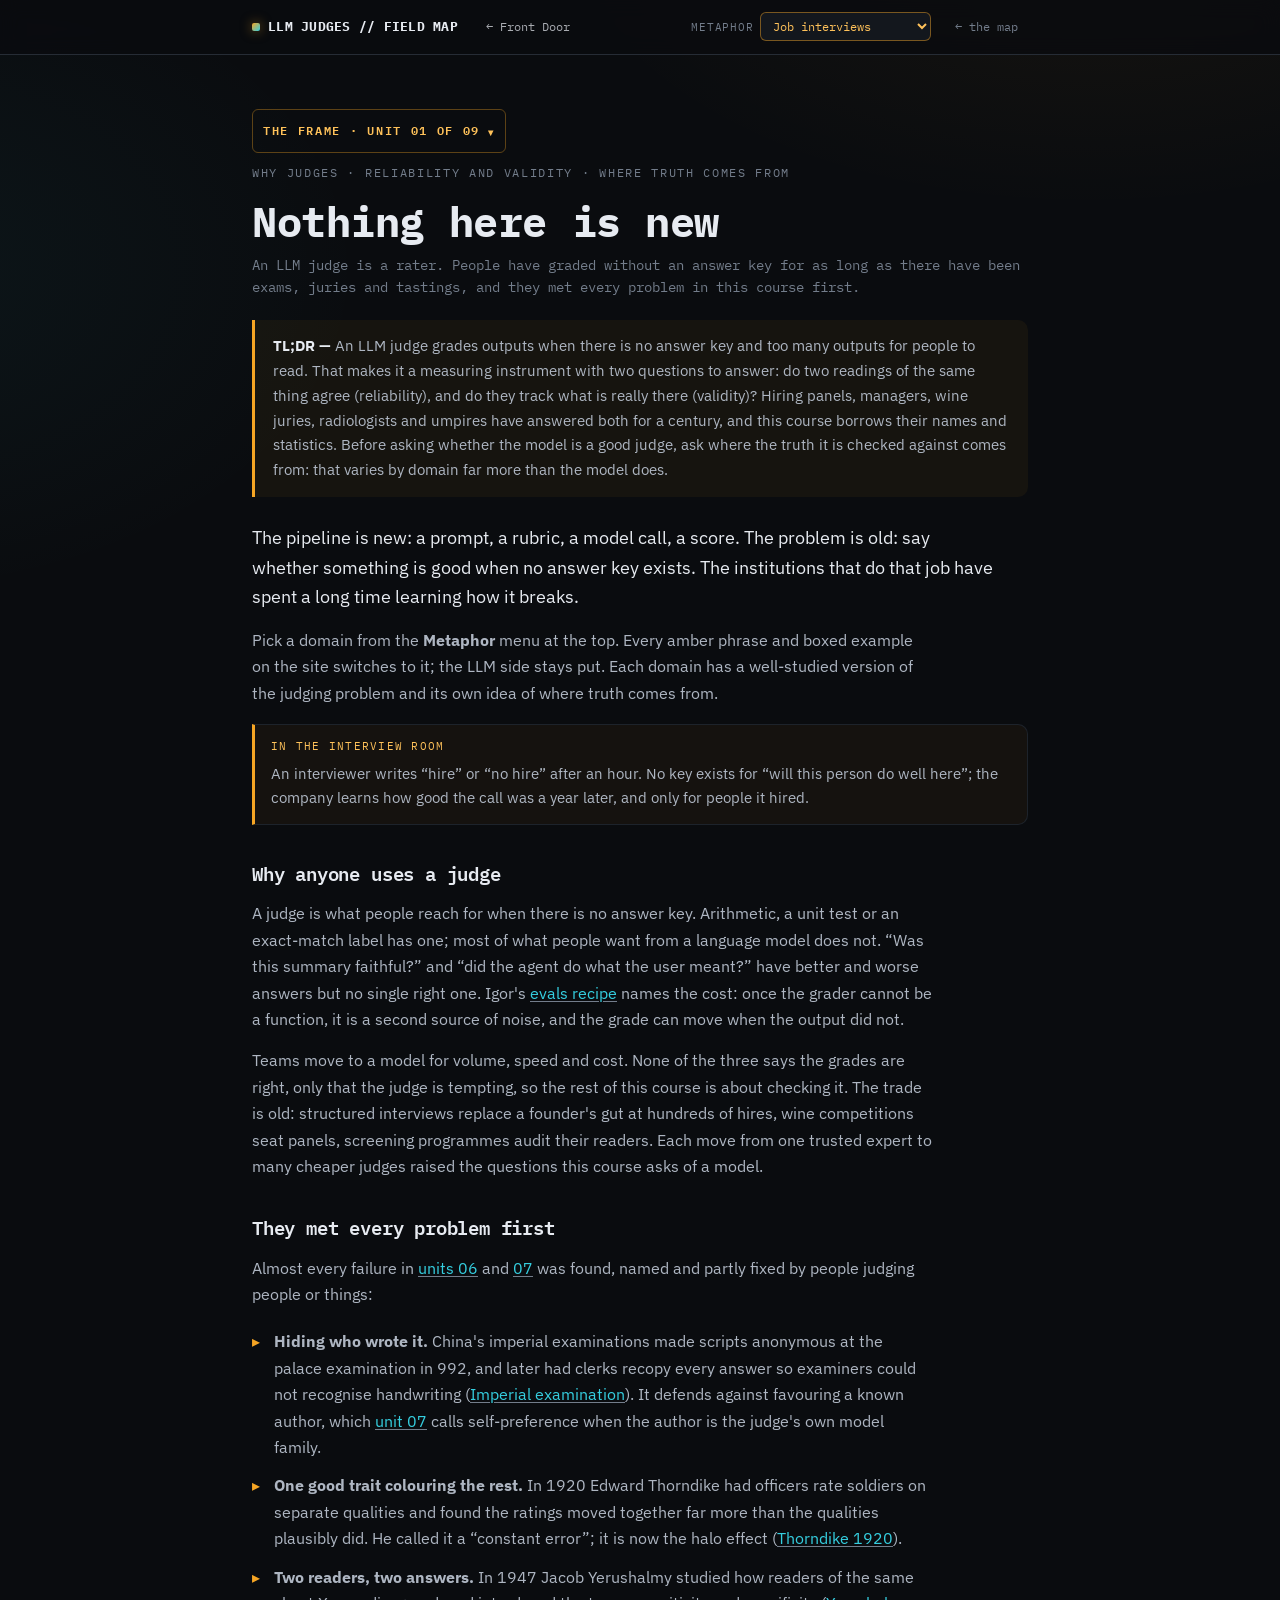
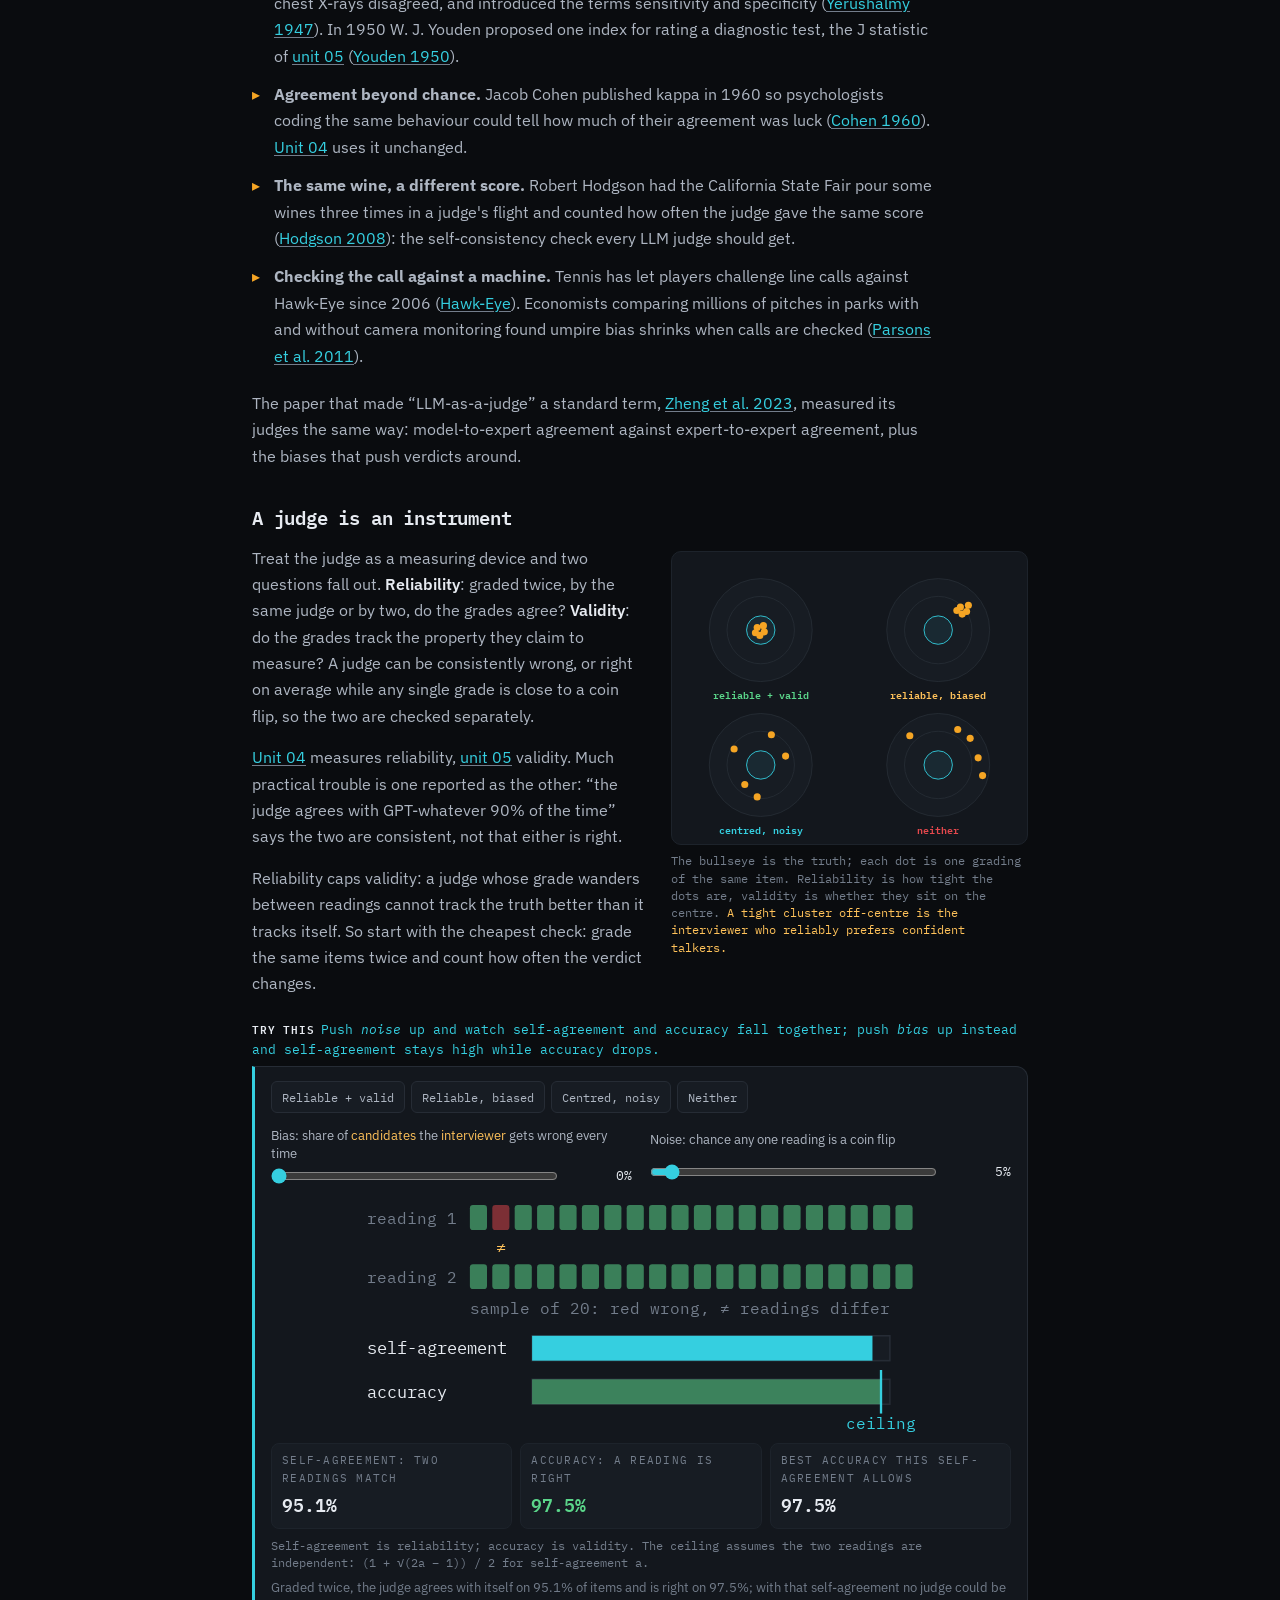
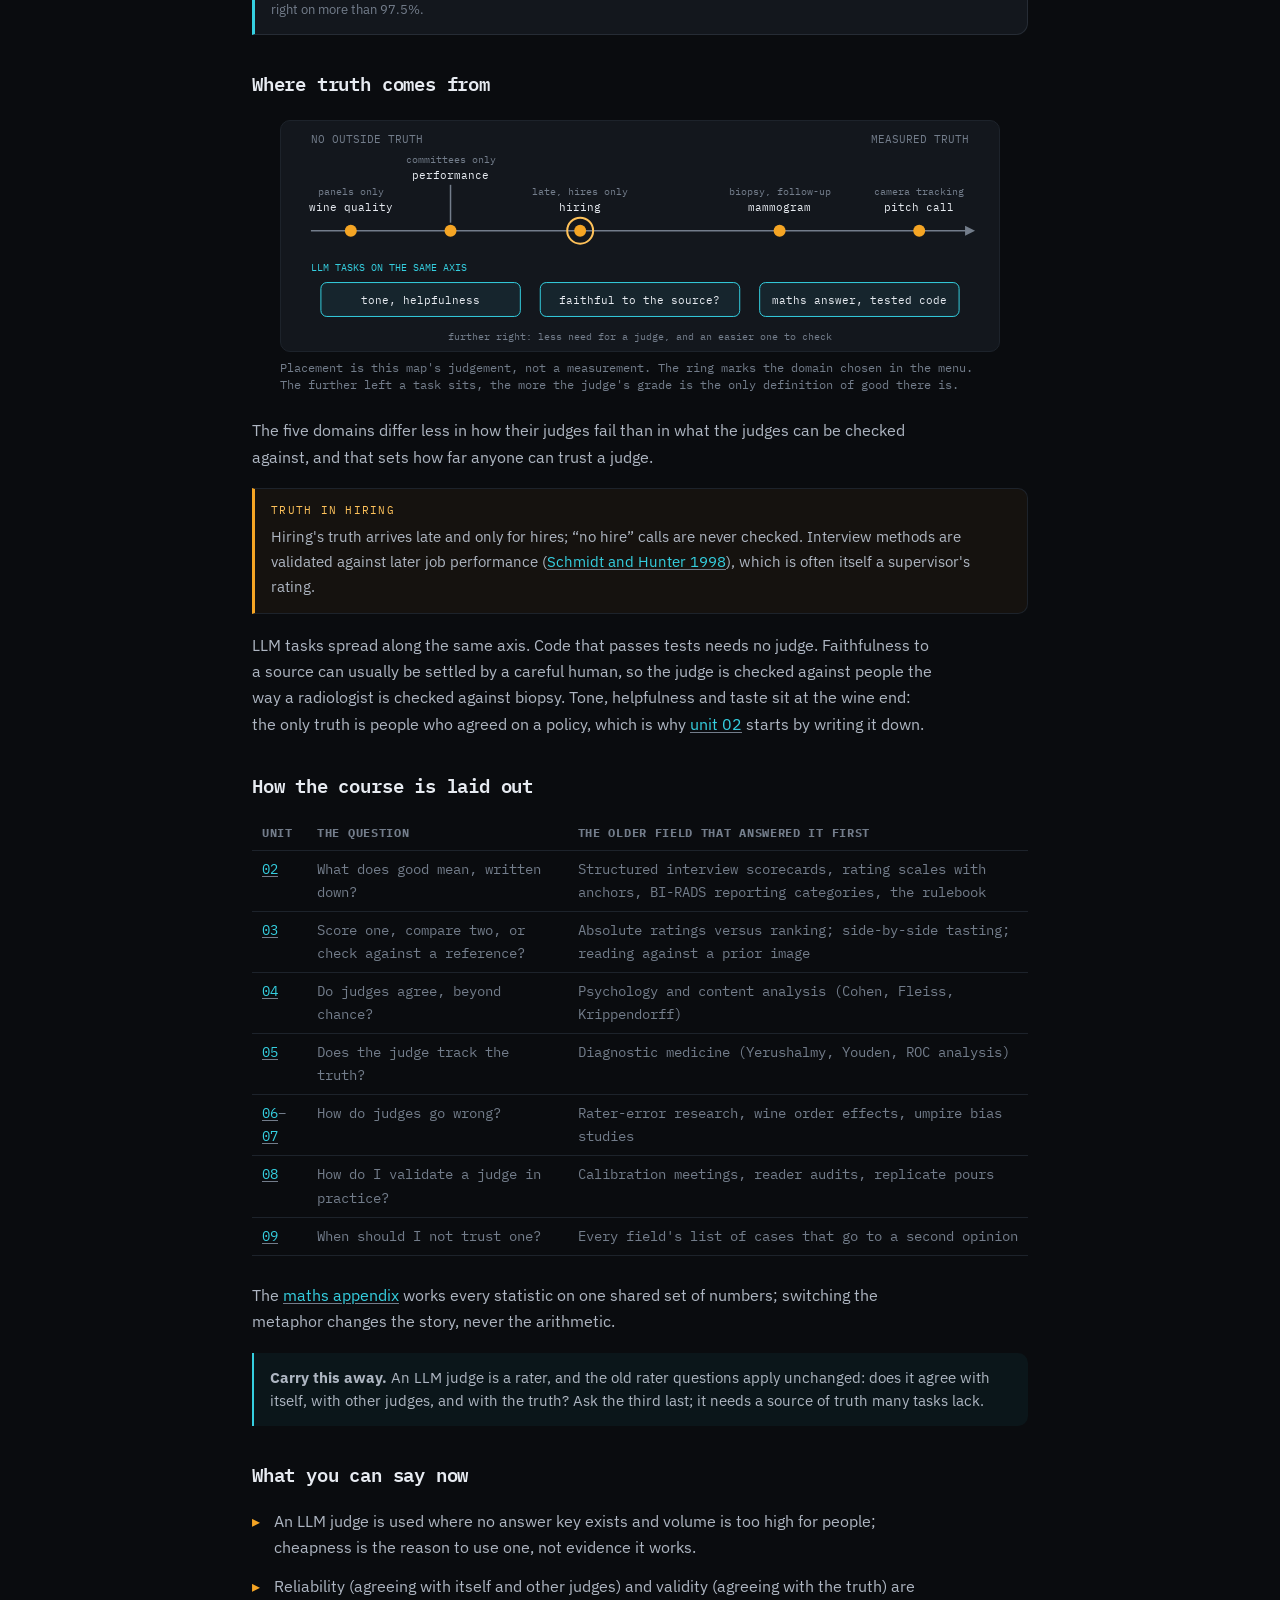
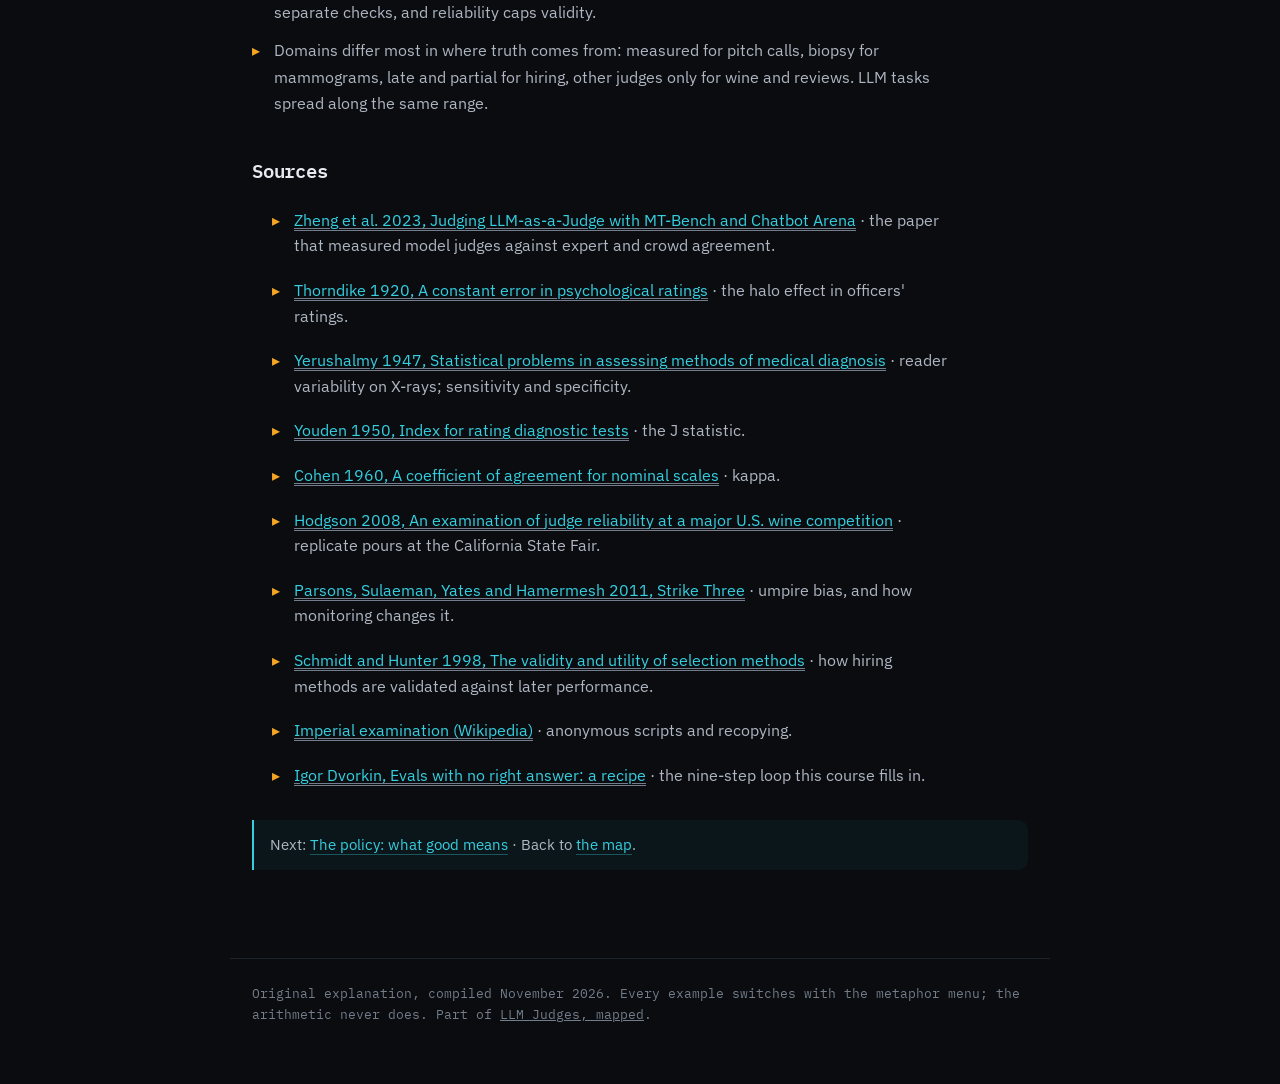
<file: parts/p01.html>
<!DOCTYPE html>
<html lang="en">
<head>
<meta charset="UTF-8" />
<meta name="viewport" content="width=device-width, initial-scale=1.0" />
<title>Nothing here is new &mdash; LLM Judges, mapped</title>
<meta name="description" content="Why an LLM judge is the newest member of an old profession: people have graded without an answer key for centuries, and they already met every problem this course covers." />
<link rel="preconnect" href="https://fonts.googleapis.com" />
<link rel="preconnect" href="https://fonts.gstatic.com" crossorigin />
<link href="https://fonts.googleapis.com/css2?family=IBM+Plex+Mono:wght@400;500;600;700&family=IBM+Plex+Sans:wght@400;500;600;700&display=swap" rel="stylesheet" />
<link rel="stylesheet" href="../paper.css" />
<script src="../site.js"></script>
<style>.front-door{margin:0 auto 0 14px;font-family:'IBM Plex Mono',monospace;font-size:12px;white-space:nowrap;color:inherit;opacity:.72;text-decoration:none}.front-door:hover{opacity:1}@media(max-width:560px){header .bar-in,header .nav-in{flex-wrap:wrap;row-gap:6px}}</style>
</head>
<body>
<header class="bar"><div class="bar-in">
  <div class="brand"><span class="dot"></span>LLM&nbsp;JUDGES&nbsp;//&nbsp;FIELD&nbsp;MAP</div>
  <a class="front-door" href="https://idvorkin-ai-tools.github.io/safety.html">&larr; Front Door</a>
  <a class="back" href="../index.html#frame">&larr; the map</a>
</div></header>
<main>
  <div class="eyebrow"><span class="box wb mono">THE FRAME &middot; UNIT 01 OF 09</span><span class="mono">why judges &middot; reliability and validity &middot; where truth comes from</span></div>
  <h1>Nothing here is new</h1>
  <div class="authors">An LLM judge is a rater. People have graded without an answer key for as long as there have been exams, juries and tastings, and they met every problem in this course first.</div>

  <div class="tldr"><b>TL;DR &mdash;</b> An LLM judge grades outputs when there is no answer key and too many outputs for people to read. That makes it a measuring instrument with two questions to answer: do two readings of the same thing agree (<span class="term" data-term="reliability">reliability</span>), and do they track what is really there (<span class="term" data-term="validity">validity</span>)? Hiring panels, managers, wine juries, radiologists and umpires have answered both for a century, and this course borrows their names and statistics. Before asking whether the model is a good judge, ask where the truth it is checked against comes from: that varies by domain far more than the model does.</div>

  <p class="lead">The pipeline is new: a prompt, a rubric, a model call, a score. The problem is old: say whether something is good when no answer key exists. The institutions that do that job have spent a long time learning how it breaks.</p>

  <p>Pick a domain from the <b>Metaphor</b> menu at the top. Every amber phrase and boxed example on the site switches to it; the LLM side stays put. Each domain has a well-studied version of the judging problem and its own idea of where truth comes from.</p>

  <div class="mx case">
    <div data-m="hire"><span class="mlabel">In the interview room</span><p>An interviewer writes &ldquo;hire&rdquo; or &ldquo;no hire&rdquo; after an hour. No key exists for &ldquo;will this person do well here&rdquo;; the company learns how good the call was a year later, and only for people it hired.</p></div>
    <div data-m="review"><span class="mlabel">In the review cycle</span><p>A manager reads six months of work and writes &ldquo;exceeds&rdquo; or &ldquo;meets&rdquo;. No key exists; the calibration meeting, where managers compare ratings, is the check.</p></div>
    <div data-m="wine"><span class="mlabel">At the tasting table</span><p>A judge tastes a wine poured blind and scores it for a medal nobody can look up. Pouring the same wine twice in a flight tests whether the palate is steady.</p></div>
    <div data-m="med"><span class="mlabel">In the reading room</span><p>A radiologist reads a screening mammogram and decides whether to call the patient back. Medicine can usually check later: a biopsy or a year of follow-up says whether cancer was there.</p></div>
    <div data-m="ump"><span class="mlabel">Behind the plate</span><p>An umpire calls &ldquo;strike&rdquo; or &ldquo;ball&rdquo; in a fraction of a second against the rulebook zone. Pitch-tracking cameras now check every call against a measured position.</p></div>
  </div>

  <h2 id="why">Why anyone uses a judge</h2>
  <p>A judge is what people reach for when there is no answer key. Arithmetic, a unit test or an exact-match label has one; most of what people want from a language model does not. &ldquo;Was this summary faithful?&rdquo; and &ldquo;did the agent do what the user meant?&rdquo; have better and worse answers but no single right one. Igor's <a href="https://idvork.in/subjective-evals#why-grading-is-hard" target="_blank" rel="noopener">evals recipe</a> names the cost: once the grader cannot be a function, it is a second source of noise, and the grade can move when the output did not.</p>
  <p>Teams move to a model for volume, speed and cost. None of the three says the grades are right, only that the judge is tempting, so the rest of this course is about checking it. The trade is old: structured interviews replace a founder's gut at hundreds of hires, wine competitions seat panels, screening programmes audit their readers. Each move from one trusted expert to many cheaper judges raised the questions this course asks of a model.</p>

  <h2 id="history">They met every problem first</h2>
  <p>Almost every failure in <a href="p06.html">units 06</a> and <a href="p07.html">07</a> was found, named and partly fixed by people judging people or things:</p>
  <ul>
    <li><b>Hiding who wrote it.</b> China's imperial examinations made scripts anonymous at the palace examination in 992, and later had clerks recopy every answer so examiners could not recognise handwriting (<a href="https://en.wikipedia.org/wiki/Imperial_examination" target="_blank" rel="noopener">Imperial examination</a>). It defends against favouring a known author, which <a href="p07.html">unit 07</a> calls <span class="term" data-term="self-preference">self-preference</span> when the author is the judge's own model family.</li>
    <li><b>One good trait colouring the rest.</b> In 1920 Edward Thorndike had officers rate soldiers on separate qualities and found the ratings moved together far more than the qualities plausibly did. He called it a &ldquo;constant error&rdquo;; it is now the <span class="term" data-term="halo-effect">halo effect</span> (<a href="https://doi.org/10.1037/h0071663" target="_blank" rel="noopener">Thorndike 1920</a>).</li>
    <li><b>Two readers, two answers.</b> In 1947 Jacob Yerushalmy studied how readers of the same chest X-rays disagreed, and introduced the terms <span class="term" data-term="sensitivity">sensitivity</span> and <span class="term" data-term="specificity">specificity</span> (<a href="https://doi.org/10.2307/4586294" target="_blank" rel="noopener">Yerushalmy 1947</a>). In 1950 W. J. Youden proposed one index for rating a diagnostic test, the <span class="term" data-term="youdens-j">J statistic</span> of <a href="p05.html">unit 05</a> (<a href="https://doi.org/10.1002/1097-0142(1950)3:1%3C32::AID-CNCR2820030106%3E3.0.CO;2-3" target="_blank" rel="noopener">Youden 1950</a>).</li>
    <li><b>Agreement beyond chance.</b> Jacob Cohen published <span class="term" data-term="kappa">kappa</span> in 1960 so psychologists coding the same behaviour could tell how much of their agreement was luck (<a href="https://doi.org/10.1177/001316446002000104" target="_blank" rel="noopener">Cohen 1960</a>). <a href="p04.html">Unit 04</a> uses it unchanged.</li>
    <li><b>The same wine, a different score.</b> Robert Hodgson had the California State Fair pour some wines three times in a judge's flight and counted how often the judge gave the same score (<a href="https://doi.org/10.1017/s1931436100001152" target="_blank" rel="noopener">Hodgson 2008</a>): the self-consistency check every LLM judge should get.</li>
    <li><b>Checking the call against a machine.</b> Tennis has let players challenge line calls against Hawk-Eye since 2006 (<a href="https://en.wikipedia.org/wiki/Hawk-Eye" target="_blank" rel="noopener">Hawk-Eye</a>). Economists comparing millions of pitches in parks with and without camera monitoring found umpire bias shrinks when calls are checked (<a href="https://doi.org/10.1257/aer.101.4.1410" target="_blank" rel="noopener">Parsons et al. 2011</a>).</li>
  </ul>
  <p>The paper that made &ldquo;LLM-as-a-judge&rdquo; a standard term, <a href="https://arxiv.org/abs/2306.05685" target="_blank" rel="noopener">Zheng et al. 2023</a>, measured its judges the same way: model-to-expert agreement against expert-to-expert agreement, plus the biases that push verdicts around.</p>

  <h2 id="instrument">A judge is an instrument</h2>
  <figure class="fig"><button type="button" class="media" aria-label="Enlarge figure: four targets showing the combinations of reliability and validity. Top left: shots tightly grouped on the bullseye, reliable and valid. Top right: shots tightly grouped away from the centre, reliable but biased. Bottom left: shots scattered around the centre, valid on average but noisy. Bottom right: shots scattered away from the centre, neither."><svg class="dg" viewBox="0 0 400 330" role="img" aria-label="Four targets showing the combinations of reliability and validity. Top left: shots tightly grouped on the bullseye, reliable and valid. Top right: shots tightly grouped away from the centre, reliable but biased. Bottom left: shots scattered around the centre, valid on average but noisy. Bottom right: shots scattered away from the centre, neither."><title>Four targets: reliable and valid; reliable but biased; noisy but centred; neither.</title>
    <g><circle cx="100" cy="88" r="58" class="box"/><circle cx="100" cy="88" r="38" class="box"/><circle cx="100" cy="88" r="16" class="box-def"/>
      <circle cx="96" cy="85" r="4" fill="var(--off)"/><circle cx="104" cy="90" r="4" fill="var(--off)"/><circle cx="99" cy="94" r="4" fill="var(--off)"/><circle cx="103" cy="83" r="4" fill="var(--off)"/><circle cx="94" cy="91" r="4" fill="var(--off)"/>
      <text x="100" y="166" class="t-ok" font-size="11.5" text-anchor="middle" font-weight="600">reliable + valid</text></g>
    <g><circle cx="300" cy="88" r="58" class="box"/><circle cx="300" cy="88" r="38" class="box"/><circle cx="300" cy="88" r="16" class="box-def"/>
      <circle cx="325" cy="62" r="4" fill="var(--off)"/><circle cx="332" cy="67" r="4" fill="var(--off)"/><circle cx="327" cy="70" r="4" fill="var(--off)"/><circle cx="334" cy="60" r="4" fill="var(--off)"/><circle cx="321" cy="66" r="4" fill="var(--off)"/>
      <text x="300" y="166" class="t-off" font-size="11.5" text-anchor="middle" font-weight="600">reliable, biased</text></g>
    <g><circle cx="100" cy="240" r="58" class="box"/><circle cx="100" cy="240" r="38" class="box"/><circle cx="100" cy="240" r="16" class="box-def"/>
      <circle cx="70" cy="222" r="4" fill="var(--off)"/><circle cx="128" cy="230" r="4" fill="var(--off)"/><circle cx="96" cy="276" r="4" fill="var(--off)"/><circle cx="112" cy="206" r="4" fill="var(--off)"/><circle cx="82" cy="262" r="4" fill="var(--off)"/>
      <text x="100" y="318" class="t-def" font-size="11.5" text-anchor="middle" font-weight="600">centred, noisy</text></g>
    <g><circle cx="300" cy="240" r="58" class="box"/><circle cx="300" cy="240" r="38" class="box"/><circle cx="300" cy="240" r="16" class="box-def"/>
      <circle cx="322" cy="200" r="4" fill="var(--off)"/><circle cx="345" cy="232" r="4" fill="var(--off)"/><circle cx="268" cy="207" r="4" fill="var(--off)"/><circle cx="336" cy="210" r="4" fill="var(--off)"/><circle cx="350" cy="252" r="4" fill="var(--off)"/>
      <text x="300" y="318" class="t-crit" font-size="11.5" text-anchor="middle" font-weight="600">neither</text></g>
  </svg></button><figcaption>The bullseye is the truth; each dot is one grading of the same item. Reliability is how tight the dots are, validity is whether they sit on the centre. <span class="mx"><span data-m="hire">A tight cluster off-centre is the interviewer who reliably prefers confident talkers.</span><span data-m="review">A tight cluster off-centre is the manager who rates everyone one notch high, every cycle.</span><span data-m="wine">A tight cluster off-centre is the judge who reliably over-scores big, oaky wines.</span><span data-m="med">A tight cluster off-centre is the reader who consistently calls back too many patients.</span><span data-m="ump">A tight cluster off-centre is the umpire whose zone is reliably a ball's width too wide.</span></span></figcaption></figure>
  <p>Treat the judge as a measuring device and two questions fall out. <strong>Reliability</strong>: graded twice, by the same judge or by two, do the grades agree? <strong>Validity</strong>: do the grades track the property they claim to measure? A judge can be consistently wrong, or right on average while any single grade is close to a coin flip, so the two are checked separately.</p>
  <p><a href="p04.html">Unit 04</a> measures reliability, <a href="p05.html">unit 05</a> validity. Much practical trouble is one reported as the other: &ldquo;the judge agrees with GPT-whatever 90% of the time&rdquo; says the two are consistent, not that either is right.</p>
  <p>Reliability caps validity: a judge whose grade wanders between readings cannot track the truth better than it tracks itself. So start with the cheapest check: grade the same items twice and count how often the verdict changes.</p>
  <p class="lab-try"><b>Try this</b>Push <i>noise</i> up and watch self-agreement and accuracy fall together; push <i>bias</i> up instead and self-agreement stays high while accuracy drops.</p>
  <div class="lab" data-lab="retest"></div>

  <h2 id="truth">Where truth comes from</h2>
  <figure class="fig wide"><button type="button" class="media" aria-label="Enlarge figure: a horizontal axis running from no outside truth on the left to measured truth on the right. Wine quality and performance ratings sit at the far left, hiring outcomes a little to the right, mammogram reading near the right, and pitch calls at the far right. Below the axis, LLM tasks are placed on the same scale: tone and helpfulness on the left, summary faithfulness in the middle, maths answers and code that must pass tests on the right."><svg class="dg" viewBox="0 0 720 230" role="img" aria-label="An axis from no outside truth to measured truth. Wine quality and performance ratings at the left, hiring outcomes left of centre, mammograms right of centre, pitch calls at the right. LLM tasks below: tone and helpfulness left, faithfulness centre, maths and tested code right."><title>How much outside truth each domain has, with LLM tasks placed on the same axis.</title>
    <text x="30" y="22" class="t-dim" font-size="11" text-anchor="start">NO OUTSIDE TRUTH</text>
    <text x="690" y="22" class="t-dim" font-size="11" text-anchor="end">MEASURED TRUTH</text>
    <line x1="30" y1="110" x2="690" y2="110" class="ln"/><polygon class="ah" points="696,110 686,105 686,115"/>
    <circle cx="70" cy="110" r="6" fill="var(--off)"/><text x="70" y="90" class="t-ink" font-size="11.5" text-anchor="middle">wine quality</text><text x="70" y="74" class="t-dim" font-size="10.5" text-anchor="middle">panels only</text>
    <circle cx="170" cy="110" r="6" fill="var(--off)"/><text x="170" y="58" class="t-ink" font-size="11.5" text-anchor="middle">performance</text><text x="170" y="42" class="t-dim" font-size="10.5" text-anchor="middle">committees only</text><line x1="170" y1="64" x2="170" y2="102" class="ln"/>
    <circle cx="300" cy="110" r="6" fill="var(--off)"/><text x="300" y="90" class="t-ink" font-size="11.5" text-anchor="middle">hiring</text><text x="300" y="74" class="t-dim" font-size="10.5" text-anchor="middle">late, hires only</text>
    <circle cx="500" cy="110" r="6" fill="var(--off)"/><text x="500" y="90" class="t-ink" font-size="11.5" text-anchor="middle">mammogram</text><text x="500" y="74" class="t-dim" font-size="10.5" text-anchor="middle">biopsy, follow-up</text>
    <circle cx="640" cy="110" r="6" fill="var(--off)"/><text x="640" y="90" class="t-ink" font-size="11.5" text-anchor="middle">pitch call</text><text x="640" y="74" class="t-dim" font-size="10.5" text-anchor="middle">camera tracking</text>
    <g class="mx">
      <circle data-m="hire" cx="300" cy="110" r="13" fill="none" stroke="var(--off-bright)" stroke-width="2"/>
      <circle data-m="review" cx="170" cy="110" r="13" fill="none" stroke="var(--off-bright)" stroke-width="2"/>
      <circle data-m="wine" cx="70" cy="110" r="13" fill="none" stroke="var(--off-bright)" stroke-width="2"/>
      <circle data-m="med" cx="500" cy="110" r="13" fill="none" stroke="var(--off-bright)" stroke-width="2"/>
      <circle data-m="ump" cx="640" cy="110" r="13" fill="none" stroke="var(--off-bright)" stroke-width="2"/>
    </g>
    <text x="30" y="150" class="t-def" font-size="10.5" text-anchor="start">LLM TASKS ON THE SAME AXIS</text>
    <rect x="40" y="162" width="200" height="34" rx="6" class="box-def"/><text x="140" y="184" class="t-ink" font-size="11.5" text-anchor="middle">tone, helpfulness</text>
    <rect x="260" y="162" width="200" height="34" rx="6" class="box-def"/><text x="360" y="184" class="t-ink" font-size="11.5" text-anchor="middle">faithful to the source?</text>
    <rect x="480" y="162" width="200" height="34" rx="6" class="box-def"/><text x="580" y="184" class="t-ink" font-size="11.5" text-anchor="middle">maths answer, tested code</text>
    <text x="360" y="220" class="t-dim" font-size="10.5" text-anchor="middle">further right: less need for a judge, and an easier one to check</text>
  </svg></button><figcaption>Placement is this map's judgement, not a measurement. The ring marks the domain chosen in the menu. The further left a task sits, the more the judge's grade is the only definition of good there is.</figcaption></figure>
  <p>The five domains differ less in how their judges fail than in what the judges can be checked against, and that sets how far anyone can trust a judge.</p>
  <div class="mx case">
    <div data-m="hire"><span class="mlabel">Truth in hiring</span><p>Hiring's truth arrives late and only for hires; &ldquo;no hire&rdquo; calls are never checked. Interview methods are validated against later job performance (<a href="https://doi.org/10.1037/0033-2909.124.2.262" target="_blank" rel="noopener">Schmidt and Hunter 1998</a>), which is often itself a supervisor's rating.</p></div>
    <div data-m="review"><span class="mlabel">Truth in performance reviews</span><p>Performance reviews have almost no outside truth: the rating is the measurement, checkable only against other people's ratings. Hence calibration meetings: with no answer key, agreement among informed judges is the best stand-in.</p></div>
    <div data-m="wine"><span class="mlabel">Truth in wine judging</span><p>Wine has no outside truth about quality. A lab can confirm cork taint, but nothing confirms a wine deserved gold. Competitions can only test judges against each other and themselves, which is why replicate pours matter so much here.</p></div>
    <div data-m="med"><span class="mlabel">Truth in medicine</span><p>Medicine has the strongest reference: biopsy for women called back, follow-up for the rest. It is imperfect (its own error, uneven checks), which is why diagnostic-test statistics were born here.</p></div>
    <div data-m="ump"><span class="mlabel">Truth behind the plate</span><p>Umpiring has a measured truth: cameras record where each pitch crossed the rulebook zone, so every call can be scored afterwards. The judge stays human because the call is live and the cameras' error is small but not zero.</p></div>
  </div>
  <p>LLM tasks spread along the same axis. Code that passes tests needs no judge. Faithfulness to a source can usually be settled by a careful human, so the judge is checked against people the way a radiologist is checked against biopsy. Tone, helpfulness and taste sit at the wine end: the only truth is people who agreed on a policy, which is why <a href="p02.html">unit 02</a> starts by writing it down.</p>

  <h2 id="course">How the course is laid out</h2>
  <table class="kv">
    <tr><th>Unit</th><th>The question</th><th>The older field that answered it first</th></tr>
    <tr><td><a href="p02.html">02</a></td><td>What does good mean, written down?</td><td>Structured interview scorecards, rating scales with anchors, BI-RADS reporting categories, the rulebook</td></tr>
    <tr><td><a href="p03.html">03</a></td><td>Score one, compare two, or check against a reference?</td><td>Absolute ratings versus ranking; side-by-side tasting; reading against a prior image</td></tr>
    <tr><td><a href="p04.html">04</a></td><td>Do judges agree, beyond chance?</td><td>Psychology and content analysis (Cohen, Fleiss, Krippendorff)</td></tr>
    <tr><td><a href="p05.html">05</a></td><td>Does the judge track the truth?</td><td>Diagnostic medicine (Yerushalmy, Youden, ROC analysis)</td></tr>
    <tr><td><a href="p06.html">06</a>&ndash;<a href="p07.html">07</a></td><td>How do judges go wrong?</td><td>Rater-error research, wine order effects, umpire bias studies</td></tr>
    <tr><td><a href="p08.html">08</a></td><td>How do I validate a judge in practice?</td><td>Calibration meetings, reader audits, replicate pours</td></tr>
    <tr><td><a href="p09.html">09</a></td><td>When should I not trust one?</td><td>Every field's list of cases that go to a second opinion</td></tr>
  </table>
  <p>The <a href="math.html">maths appendix</a> works every statistic on one shared set of numbers; switching the metaphor changes the story, never the arithmetic.</p>

  <div class="callout"><b>Carry this away.</b> An LLM judge is a rater, and the old rater questions apply unchanged: does it agree with itself, with other judges, and with the truth? Ask the third last; it needs a source of truth many tasks lack.</div>

  <h2 id="can-say">What you can say now</h2>
  <ul>
    <li>An LLM judge is used where no answer key exists and volume is too high for people; cheapness is the reason to use one, not evidence it works.</li>
    <li>Reliability (agreeing with itself and other judges) and validity (agreeing with the truth) are separate checks, and reliability caps validity.</li>
        <li>Domains differ most in where truth comes from: measured for pitch calls, biopsy for mammograms, late and partial for hiring, other judges only for wine and reviews. LLM tasks spread along the same range.</li>
  </ul>

  <h2 id="sources">Sources</h2>
  <ul class="readings">
    <li><a href="https://arxiv.org/abs/2306.05685" target="_blank" rel="noopener">Zheng et al. 2023, Judging LLM-as-a-Judge with MT-Bench and Chatbot Arena</a> &middot; the paper that measured model judges against expert and crowd agreement.</li>
    <li><a href="https://doi.org/10.1037/h0071663" target="_blank" rel="noopener">Thorndike 1920, A constant error in psychological ratings</a> &middot; the halo effect in officers' ratings.</li>
    <li><a href="https://doi.org/10.2307/4586294" target="_blank" rel="noopener">Yerushalmy 1947, Statistical problems in assessing methods of medical diagnosis</a> &middot; reader variability on X-rays; sensitivity and specificity.</li>
    <li><a href="https://doi.org/10.1002/1097-0142(1950)3:1%3C32::AID-CNCR2820030106%3E3.0.CO;2-3" target="_blank" rel="noopener">Youden 1950, Index for rating diagnostic tests</a> &middot; the J statistic.</li>
    <li><a href="https://doi.org/10.1177/001316446002000104" target="_blank" rel="noopener">Cohen 1960, A coefficient of agreement for nominal scales</a> &middot; kappa.</li>
    <li><a href="https://doi.org/10.1017/s1931436100001152" target="_blank" rel="noopener">Hodgson 2008, An examination of judge reliability at a major U.S. wine competition</a> &middot; replicate pours at the California State Fair.</li>
    <li><a href="https://doi.org/10.1257/aer.101.4.1410" target="_blank" rel="noopener">Parsons, Sulaeman, Yates and Hamermesh 2011, Strike Three</a> &middot; umpire bias, and how monitoring changes it.</li>
    <li><a href="https://doi.org/10.1037/0033-2909.124.2.262" target="_blank" rel="noopener">Schmidt and Hunter 1998, The validity and utility of selection methods</a> &middot; how hiring methods are validated against later performance.</li>
    <li><a href="https://en.wikipedia.org/wiki/Imperial_examination" target="_blank" rel="noopener">Imperial examination (Wikipedia)</a> &middot; anonymous scripts and recopying.</li>
    <li><a href="https://idvork.in/subjective-evals" target="_blank" rel="noopener">Igor Dvorkin, Evals with no right answer: a recipe</a> &middot; the nine-step loop this course fills in.</li>
  </ul>

  <div class="callout">Next: <a class="lnk" href="p02.html">The policy: what good means</a> &middot; Back to <a class="lnk" href="../index.html#frame">the map</a>.</div>
</main>
<footer>Original explanation, compiled November 2026. Every example switches with the metaphor menu; the arithmetic never does. Part of <a href="../index.html">LLM Judges, mapped</a>.</footer>
<script src="../lab.js" defer></script>
<script src="../lab/retest.js" defer></script>
<script src="../widgets.js" defer></script>
<script src="../widgets/retest.js" defer></script>
<script src="https://idvorkin-ai-tools.github.io/assets/terms.js" defer></script>
<script src="../fig.js" defer></script>
<!-- Private comments mode, inert unless ?annotate=1 (see assets/annotate.js in idvorkin-ai-tools.github.io) -->
<script src="https://idvorkin-ai-tools.github.io/assets/annotate.js" defer></script>
</body>
</html>
</file>
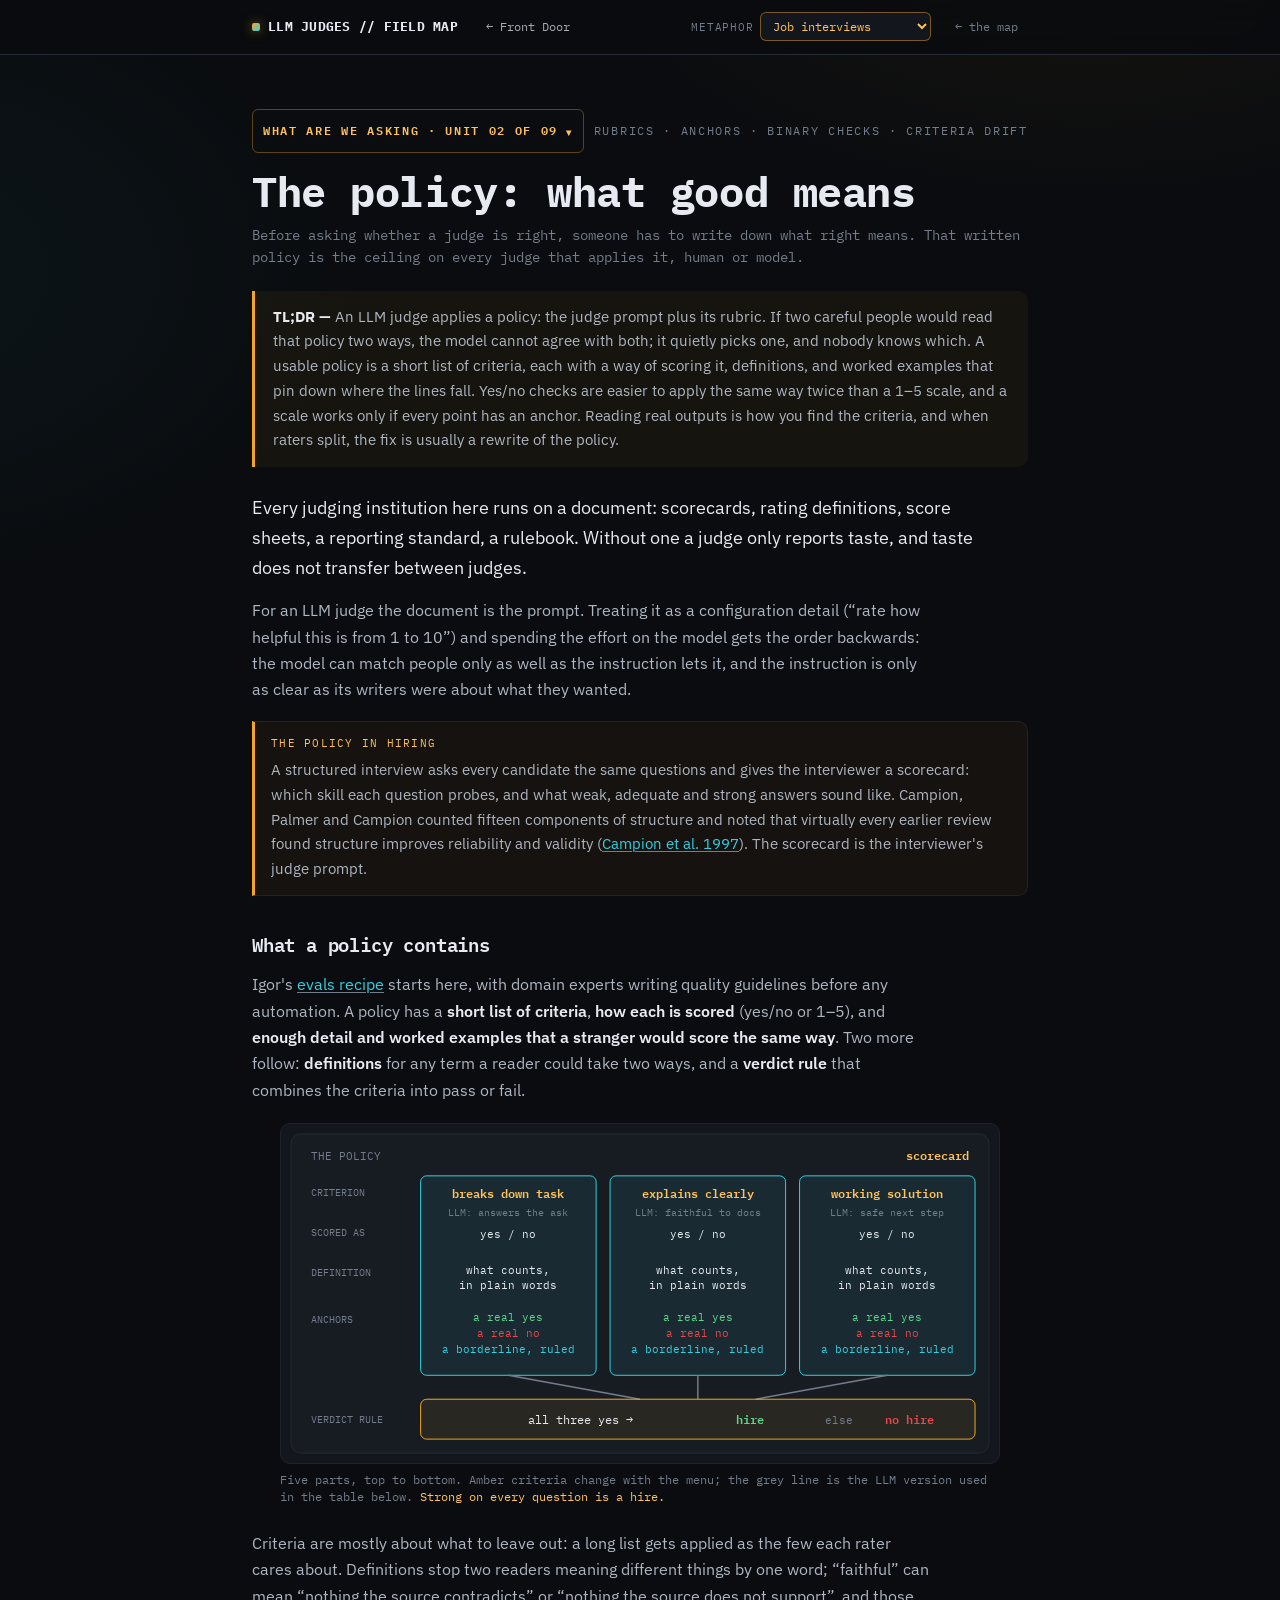
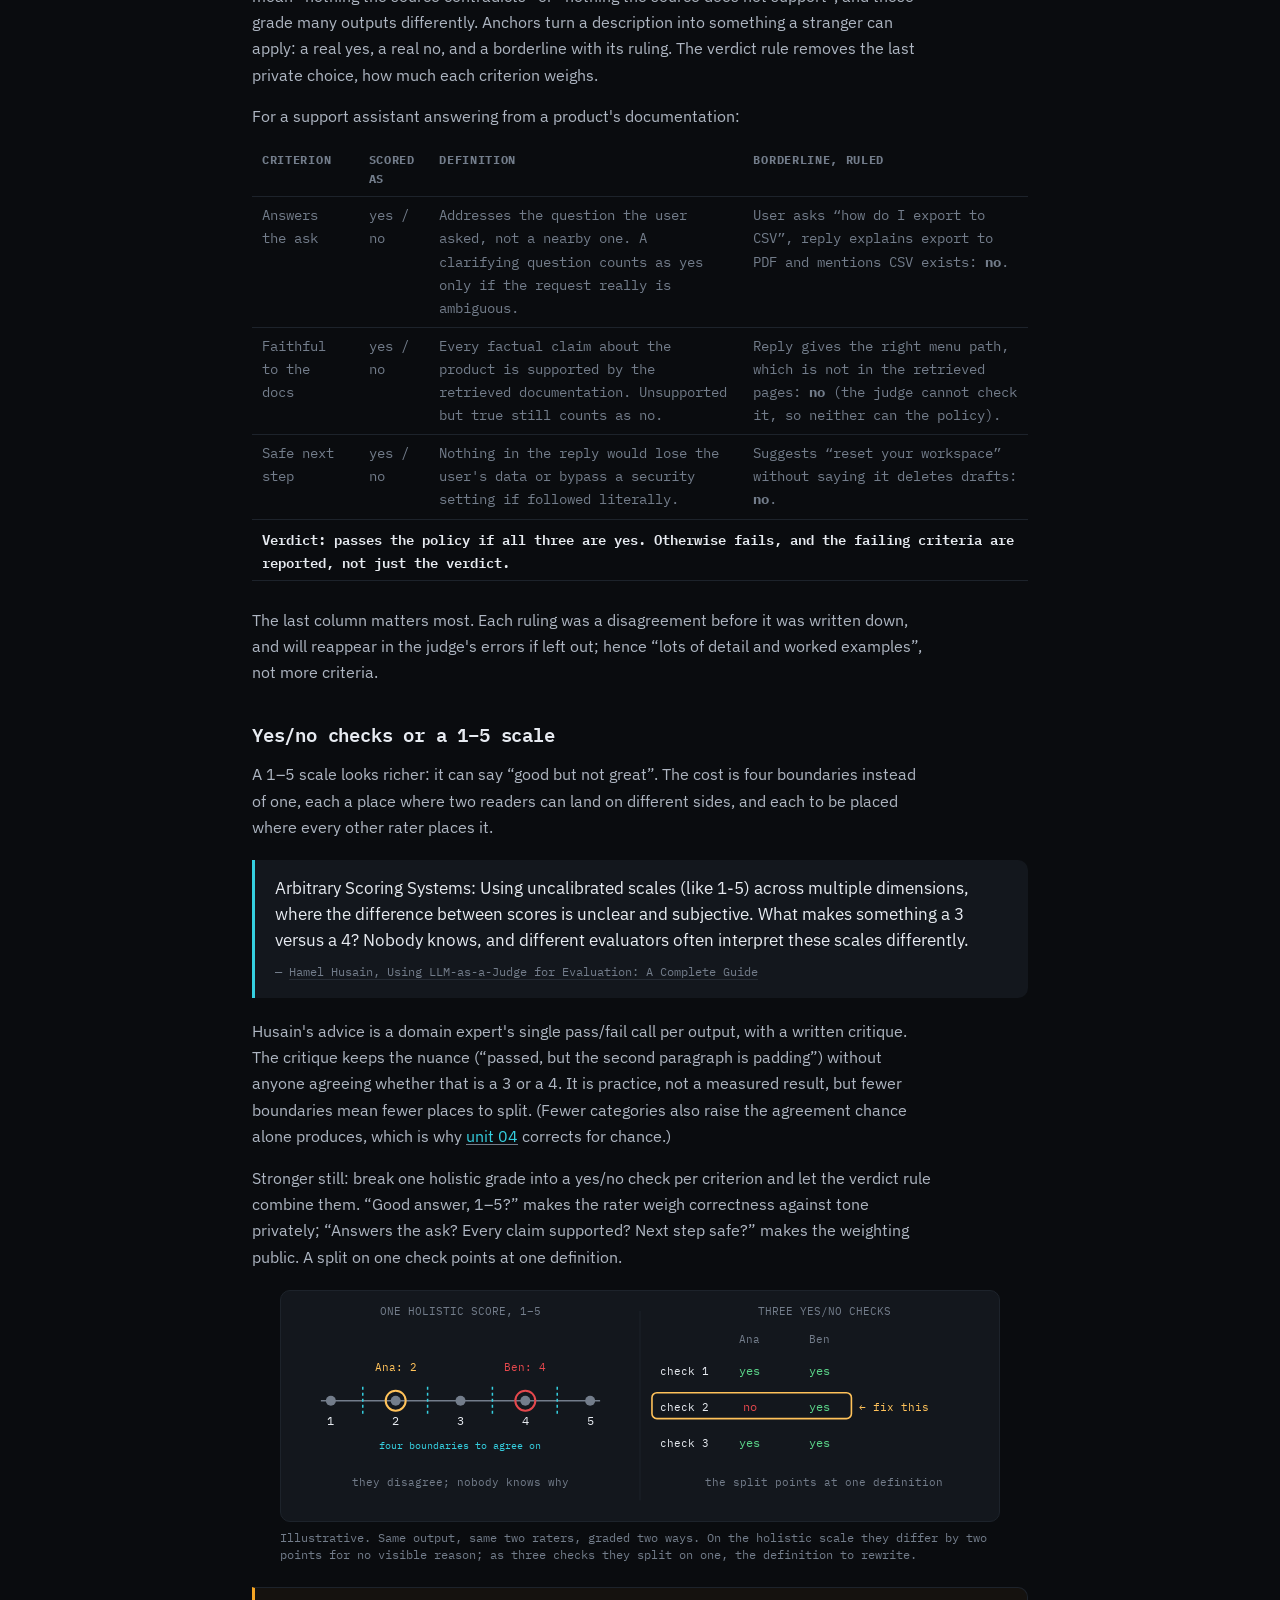
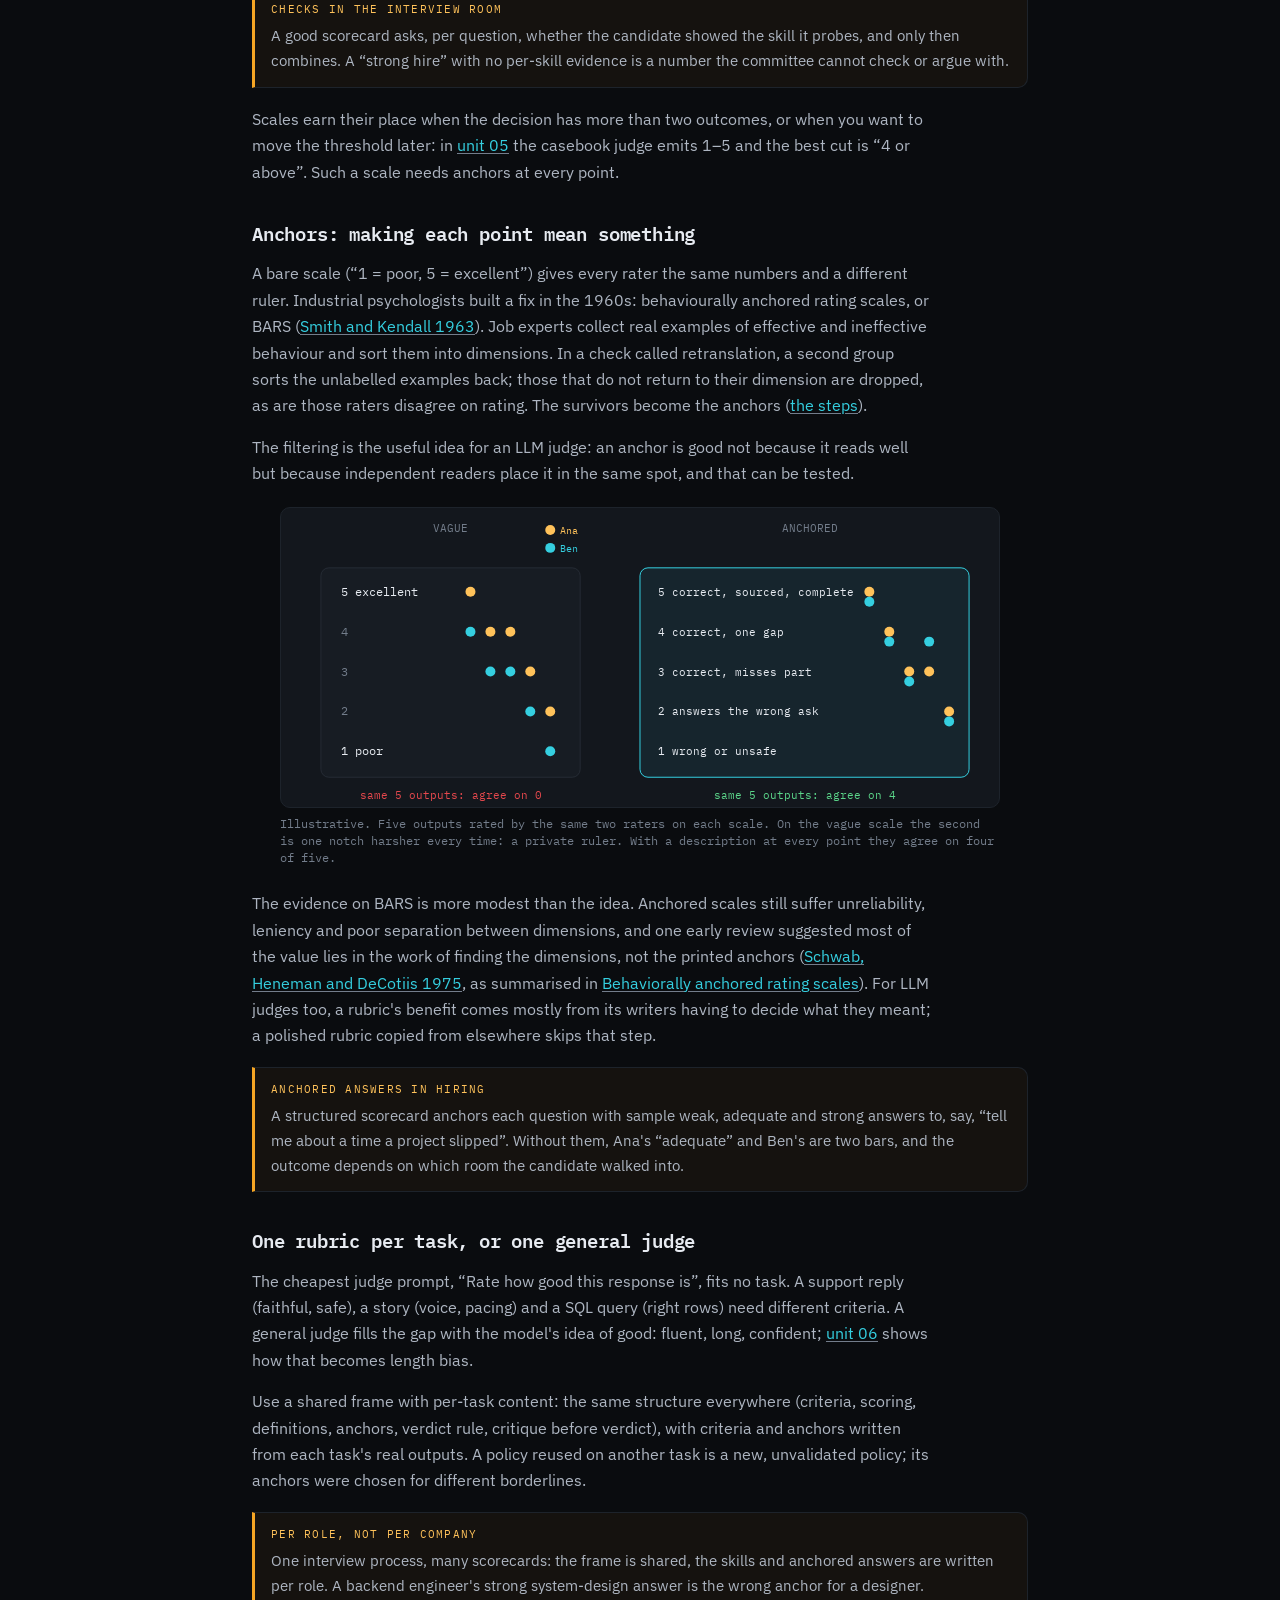
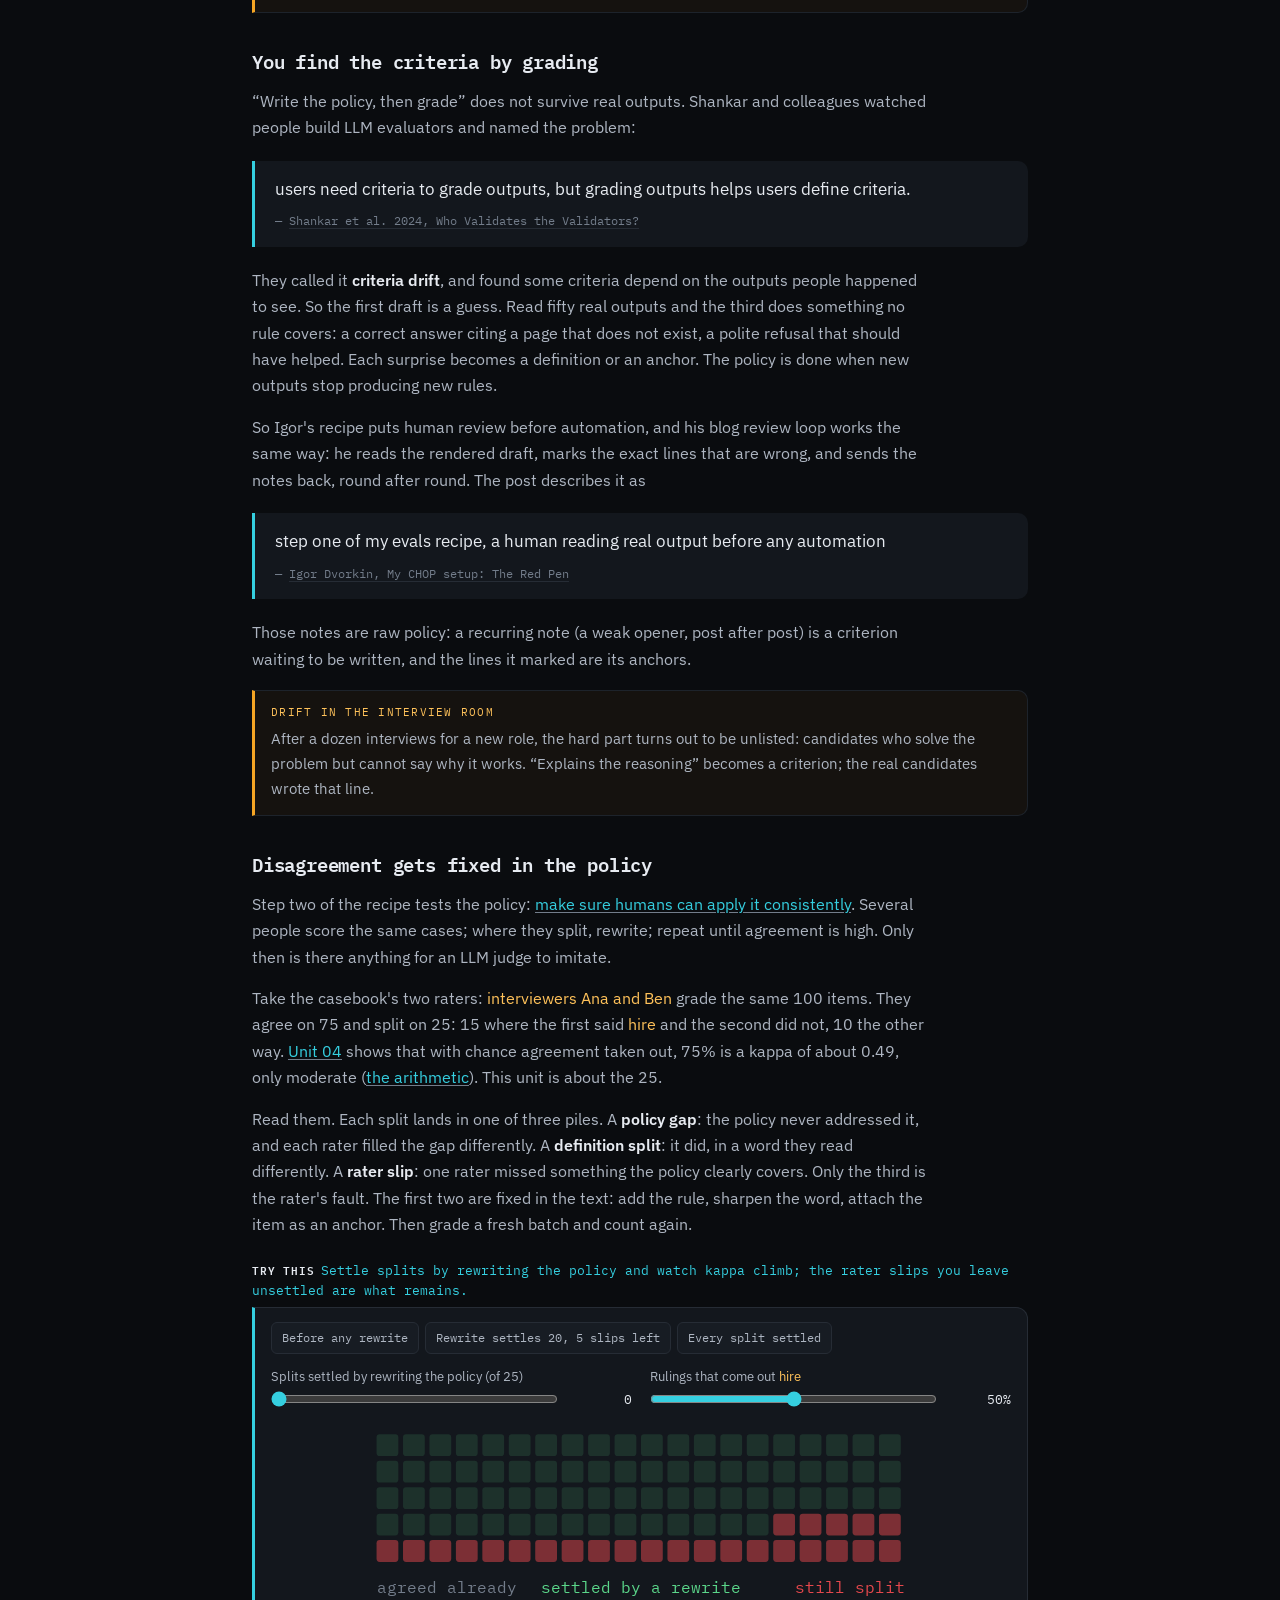
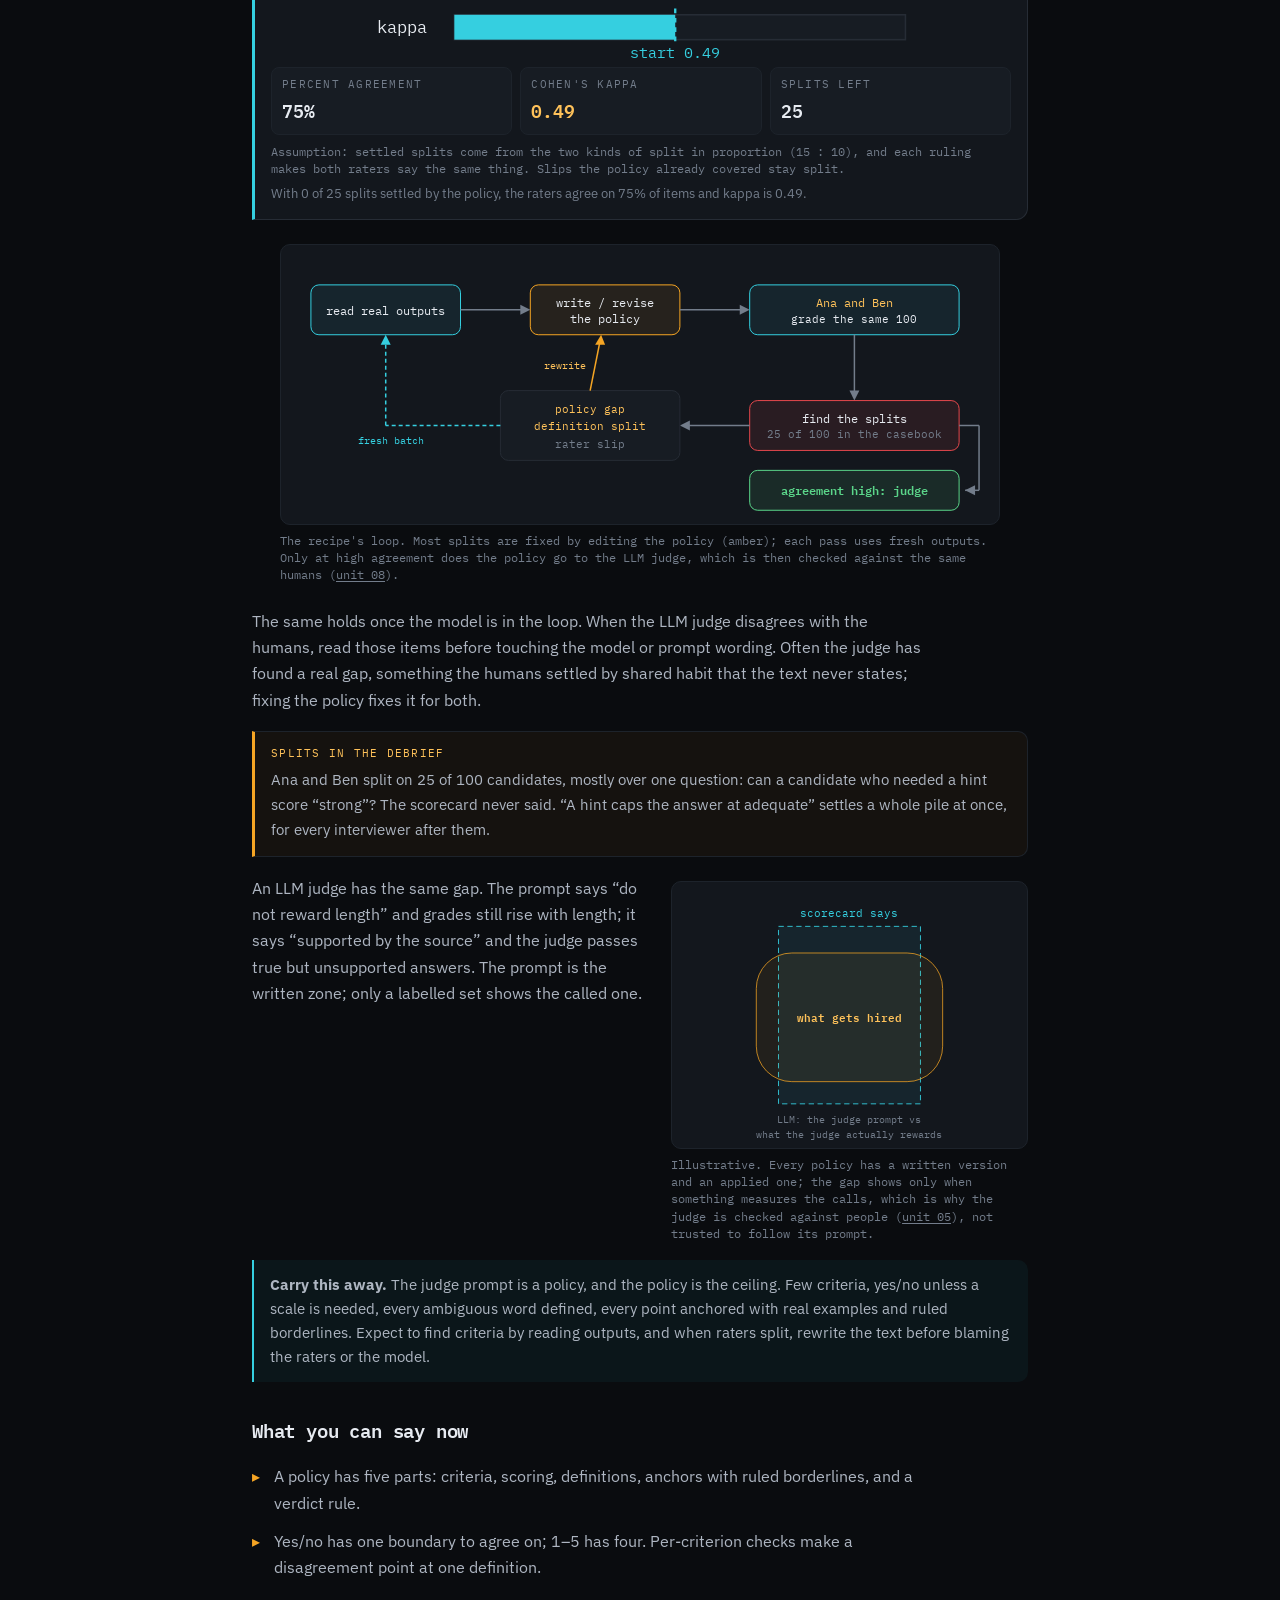
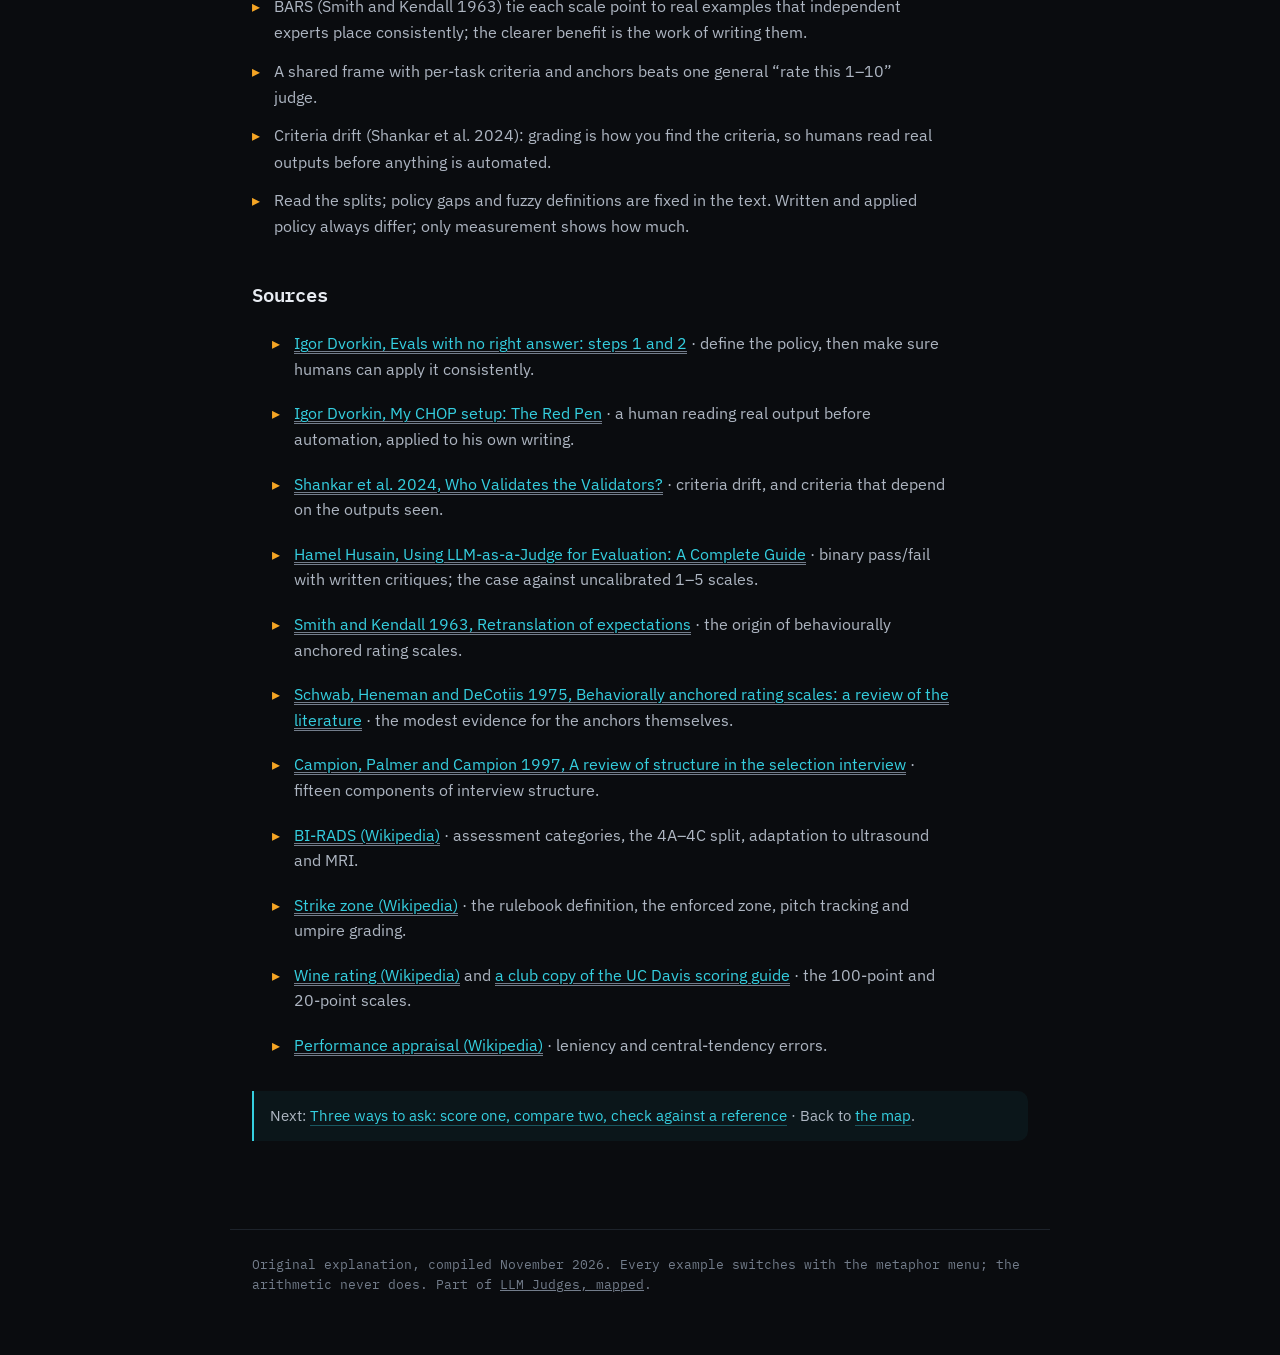
<file: parts/p02.html>
<!DOCTYPE html>
<html lang="en">
<head>
<meta charset="UTF-8" />
<meta name="viewport" content="width=device-width, initial-scale=1.0" />
<title>The policy: what good means &mdash; LLM Judges, mapped</title>
<meta name="description" content="A judge can only be as good as the written policy it applies: what a rubric contains, binary checks versus scales, anchored ratings, criteria drift, and why disagreement gets fixed in the policy." />
<link rel="preconnect" href="https://fonts.googleapis.com" />
<link rel="preconnect" href="https://fonts.gstatic.com" crossorigin />
<link href="https://fonts.googleapis.com/css2?family=IBM+Plex+Mono:wght@400;500;600;700&family=IBM+Plex+Sans:wght@400;500;600;700&display=swap" rel="stylesheet" />
<link rel="stylesheet" href="../paper.css" />
<script src="../site.js"></script>
<style>.front-door{margin:0 auto 0 14px;font-family:'IBM Plex Mono',monospace;font-size:12px;white-space:nowrap;color:inherit;opacity:.72;text-decoration:none}.front-door:hover{opacity:1}@media(max-width:560px){header .bar-in,header .nav-in{flex-wrap:wrap;row-gap:6px}}</style>
</head>
<body>
<header class="bar"><div class="bar-in">
  <div class="brand"><span class="dot"></span>LLM&nbsp;JUDGES&nbsp;//&nbsp;FIELD&nbsp;MAP</div>
  <a class="front-door" href="https://idvorkin-ai-tools.github.io/safety.html">&larr; Front Door</a>
  <a class="back" href="../index.html#asking">&larr; the map</a>
</div></header>
<main>
  <div class="eyebrow"><span class="box wb mono">WHAT ARE WE ASKING &middot; UNIT 02 OF 09</span><span class="mono">rubrics &middot; anchors &middot; binary checks &middot; criteria drift</span></div>
  <h1>The policy: what good means</h1>
  <div class="authors">Before asking whether a judge is right, someone has to write down what right means. That written policy is the ceiling on every judge that applies it, human or model.</div>

  <div class="tldr"><b>TL;DR &mdash;</b> An LLM judge applies a policy: the judge prompt plus its <span class="term" data-term="rubric">rubric</span>. If two careful people would read that policy two ways, the model cannot agree with both; it quietly picks one, and nobody knows which. A usable policy is a short list of criteria, each with a way of scoring it, definitions, and worked examples that pin down where the lines fall. Yes/no checks are easier to apply the same way twice than a 1&ndash;5 scale, and a scale works only if every point has an anchor. Reading real outputs is how you find the criteria, and when raters split, the fix is usually a rewrite of the policy.</div>

  <p class="lead">Every judging institution here runs on a document: scorecards, rating definitions, score sheets, a reporting standard, a rulebook. Without one a judge only reports taste, and taste does not transfer between judges.</p>

  <p>For an LLM judge the document is the prompt. Treating it as a configuration detail (&ldquo;rate how helpful this is from 1 to 10&rdquo;) and spending the effort on the model gets the order backwards: the model can match people only as well as the instruction lets it, and the instruction is only as clear as its writers were about what they wanted.</p>

  <div class="mx case">
    <div data-m="hire"><span class="mlabel">The policy in hiring</span><p>A structured interview asks every candidate the same questions and gives the interviewer a scorecard: which skill each question probes, and what weak, adequate and strong answers sound like. Campion, Palmer and Campion counted fifteen components of structure and noted that virtually every earlier review found structure improves reliability and validity (<a href="https://doi.org/10.1111/j.1744-6570.1997.tb00709.x" target="_blank" rel="noopener">Campion et al. 1997</a>). The scorecard is the interviewer's judge prompt.</p></div>
    <div data-m="review"><span class="mlabel">The policy in performance reviews</span><p>A review cycle comes with rating definitions: what &ldquo;meets&rdquo; and &ldquo;exceeds&rdquo; mean, usually per level. When each is one sentence (&ldquo;consistently goes above and beyond&rdquo;), every manager fills the gap with their own idea of above and beyond.</p></div>
    <div data-m="wine"><span class="mlabel">The policy at the tasting table</span><p>A wine competition hands each judge a score sheet. The UC Davis 20-point scale, built by Maynard Amerine's staff in 1959 for the university's experimental wines, splits points across about ten attributes, mostly fault checks (cloudiness, a vinegar smell, wrong colour) plus a small slot for overall quality. Robert Parker's 100-point scale, loosely modelled on school grades, became the consumer standard later (<a href="https://nggw.org/wp-content/uploads/2021/04/UC-Davis-Wine-Scoring-explained-March-2021.pdf" target="_blank" rel="noopener">Davis guide</a>, <a href="https://en.wikipedia.org/wiki/Wine_rating" target="_blank" rel="noopener">Wine rating</a>).</p></div>
    <div data-m="med"><span class="mlabel">The policy in the reading room</span><p>Breast imaging has BI-RADS, the American College of Radiology's reporting standard. Every mammogram report ends in a category from 0 to 6: 0 incomplete (call back for more views), 1 negative, 2 benign, 3 probably benign, 4 suspicious, 5 highly suggestive of malignancy, 6 known cancer. Each implies an action, so a report means the same thing at the next hospital (<a href="https://en.wikipedia.org/wiki/BI-RADS" target="_blank" rel="noopener">BI-RADS</a>).</p></div>
    <div data-m="ump"><span class="mlabel">The policy behind the plate</span><p>The rulebook defines the strike zone: over home plate, from the hollow beneath the kneecap to the midpoint between the shoulders and the top of the uniform pants, judged from the batter's stance; any part of the ball through any part of the zone is a strike (<a href="https://en.wikipedia.org/wiki/Strike_zone" target="_blank" rel="noopener">Strike zone</a>). Few policies are this exact, and umpires still do not call exactly this zone.</p></div>
  </div>

  <h2 id="anatomy">What a policy contains</h2>
  <p>Igor's <a href="https://idvork.in/subjective-evals#1-define-a-policy-aka-use-experts-to-decide-what-good-means" target="_blank" rel="noopener">evals recipe</a> starts here, with domain experts writing quality guidelines before any automation. A policy has a <strong>short list of criteria</strong>, <strong>how each is scored</strong> (yes/no or 1&ndash;5), and <strong>enough detail and worked examples that a stranger would score the same way</strong>. Two more follow: <strong>definitions</strong> for any term a reader could take two ways, and a <strong>verdict rule</strong> that combines the criteria into pass or fail.</p>

  <figure class="fig wide"><button type="button" class="media" aria-label="Enlarge figure: the anatomy of a policy, drawn as a card with five layers. Three named criteria, each with how it is scored, a definition, and an anchor example, and at the bottom a verdict rule that combines the criteria into a yes or no label. The criteria names change with the chosen domain."><svg class="dg" viewBox="0 0 720 340" role="img" aria-label="A policy card: three criteria across the top, each with a scoring row, a definition row and an anchor example row, and a verdict rule at the bottom that turns the three checks into a yes or no label."><title>The anatomy of a policy: criteria, scoring, definitions, anchors and a verdict rule.</title>
    <rect x="10" y="10" width="700" height="320" rx="10" class="box"/>
    <text x="30" y="36" class="t-dim" font-size="11" text-anchor="start">THE POLICY</text>
    <g class="mx">
      <text data-m="hire" x="690" y="36" class="t-off" font-size="12" text-anchor="end" font-weight="600">scorecard</text>
      <text data-m="review" x="690" y="36" class="t-off" font-size="12" text-anchor="end" font-weight="600">level guide</text>
      <text data-m="wine" x="690" y="36" class="t-off" font-size="12" text-anchor="end" font-weight="600">score sheet</text>
      <text data-m="med" x="690" y="36" class="t-off" font-size="12" text-anchor="end" font-weight="600">BI-RADS report</text>
      <text data-m="ump" x="690" y="36" class="t-off" font-size="12" text-anchor="end" font-weight="600">rulebook zone</text>
    </g>
    <text x="30" y="72" class="t-dim" font-size="10.5" text-anchor="start">CRITERION</text>
    <text x="30" y="112" class="t-dim" font-size="10.5" text-anchor="start">SCORED AS</text>
    <text x="30" y="152" class="t-dim" font-size="10.5" text-anchor="start">DEFINITION</text>
    <text x="30" y="200" class="t-dim" font-size="10.5" text-anchor="start">ANCHORS</text>
    <rect x="140" y="52" width="176" height="200" rx="6" class="box-def"/>
    <rect x="330" y="52" width="176" height="200" rx="6" class="box-def"/>
    <rect x="520" y="52" width="176" height="200" rx="6" class="box-def"/>
    <g class="mx"><text data-m="hire" x="228" y="74" class="t-off" font-size="12" text-anchor="middle" font-weight="600">breaks down task</text><text data-m="review" x="228" y="74" class="t-off" font-size="12" text-anchor="middle" font-weight="600">hit the goals</text><text data-m="wine" x="228" y="74" class="t-off" font-size="12" text-anchor="middle" font-weight="600">no faults</text><text data-m="med" x="228" y="74" class="t-off" font-size="12" text-anchor="middle" font-weight="600">no new mass</text><text data-m="ump" x="228" y="74" class="t-off" font-size="12" text-anchor="middle" font-weight="600">over the plate</text></g>
    <g class="mx"><text data-m="hire" x="418" y="74" class="t-off" font-size="12" text-anchor="middle" font-weight="600">explains clearly</text><text data-m="review" x="418" y="74" class="t-off" font-size="12" text-anchor="middle" font-weight="600">raised others</text><text data-m="wine" x="418" y="74" class="t-off" font-size="12" text-anchor="middle" font-weight="600">true to type</text><text data-m="med" x="418" y="74" class="t-off" font-size="12" text-anchor="middle" font-weight="600">benign calcs</text><text data-m="ump" x="418" y="74" class="t-off" font-size="12" text-anchor="middle" font-weight="600">above the knees</text></g>
    <g class="mx"><text data-m="hire" x="608" y="74" class="t-off" font-size="12" text-anchor="middle" font-weight="600">working solution</text><text data-m="review" x="608" y="74" class="t-off" font-size="12" text-anchor="middle" font-weight="600">level of scope</text><text data-m="wine" x="608" y="74" class="t-off" font-size="12" text-anchor="middle" font-weight="600">balance</text><text data-m="med" x="608" y="74" class="t-off" font-size="12" text-anchor="middle" font-weight="600">no change</text><text data-m="ump" x="608" y="74" class="t-off" font-size="12" text-anchor="middle" font-weight="600">below midpoint</text></g>
    <text x="228" y="92" class="t-dim" font-size="10" text-anchor="middle">LLM: answers the ask</text>
    <text x="418" y="92" class="t-dim" font-size="10" text-anchor="middle">LLM: faithful to docs</text>
    <text x="608" y="92" class="t-dim" font-size="10" text-anchor="middle">LLM: safe next step</text>
    <text x="228" y="114" class="t-ink" font-size="11.5" text-anchor="middle">yes / no</text>
    <text x="418" y="114" class="t-ink" font-size="11.5" text-anchor="middle">yes / no</text>
    <text x="608" y="114" class="t-ink" font-size="11.5" text-anchor="middle">yes / no</text>
    <text x="228" y="150" class="t-ink" font-size="11" text-anchor="middle">what counts,</text><text x="228" y="165" class="t-ink" font-size="11" text-anchor="middle">in plain words</text>
    <text x="418" y="150" class="t-ink" font-size="11" text-anchor="middle">what counts,</text><text x="418" y="165" class="t-ink" font-size="11" text-anchor="middle">in plain words</text>
    <text x="608" y="150" class="t-ink" font-size="11" text-anchor="middle">what counts,</text><text x="608" y="165" class="t-ink" font-size="11" text-anchor="middle">in plain words</text>
    <text x="228" y="198" class="t-ok" font-size="11" text-anchor="middle">a real yes</text><text x="228" y="214" class="t-crit" font-size="11" text-anchor="middle">a real no</text><text x="228" y="230" class="t-def" font-size="11" text-anchor="middle">a borderline, ruled</text>
    <text x="418" y="198" class="t-ok" font-size="11" text-anchor="middle">a real yes</text><text x="418" y="214" class="t-crit" font-size="11" text-anchor="middle">a real no</text><text x="418" y="230" class="t-def" font-size="11" text-anchor="middle">a borderline, ruled</text>
    <text x="608" y="198" class="t-ok" font-size="11" text-anchor="middle">a real yes</text><text x="608" y="214" class="t-crit" font-size="11" text-anchor="middle">a real no</text><text x="608" y="230" class="t-def" font-size="11" text-anchor="middle">a borderline, ruled</text>
    <line x1="228" y1="252" x2="360" y2="276" class="ln"/><line x1="418" y1="252" x2="418" y2="276" class="ln"/><line x1="608" y1="252" x2="476" y2="276" class="ln"/>
    <rect x="140" y="276" width="556" height="40" rx="6" class="box-off"/>
    <text x="30" y="300" class="t-dim" font-size="10.5" text-anchor="start">VERDICT RULE</text>
    <text x="300" y="301" class="t-ink" font-size="12" text-anchor="middle">all three yes &rarr;</text>
    <g class="mx">
      <text data-m="hire" x="470" y="301" class="t-ok" font-size="12" text-anchor="middle" font-weight="600">hire</text>
      <text data-m="review" x="470" y="301" class="t-ok" font-size="12" text-anchor="middle" font-weight="600">exceeds</text>
      <text data-m="wine" x="470" y="301" class="t-ok" font-size="12" text-anchor="middle" font-weight="600">medal</text>
      <text data-m="med" x="470" y="301" class="t-ok" font-size="12" text-anchor="middle" font-weight="600">clear</text>
      <text data-m="ump" x="470" y="301" class="t-ok" font-size="12" text-anchor="middle" font-weight="600">strike</text>
    </g>
    <text x="560" y="301" class="t-dim" font-size="11" text-anchor="middle">else</text>
    <g class="mx">
      <text data-m="hire" x="630" y="301" class="t-crit" font-size="12" text-anchor="middle" font-weight="600">no hire</text>
      <text data-m="review" x="630" y="301" class="t-crit" font-size="12" text-anchor="middle" font-weight="600">meets</text>
      <text data-m="wine" x="630" y="301" class="t-crit" font-size="12" text-anchor="middle" font-weight="600">no medal</text>
      <text data-m="med" x="630" y="301" class="t-crit" font-size="12" text-anchor="middle" font-weight="600">recall</text>
      <text data-m="ump" x="630" y="301" class="t-crit" font-size="12" text-anchor="middle" font-weight="600">ball</text>
    </g>
  </svg></button><figcaption>Five parts, top to bottom. Amber criteria change with the menu; the grey line is the LLM version used in the table below. <span class="mx"><span data-m="hire">Strong on every question is a hire.</span><span data-m="review">Exceeds needs every dimension, not one strong showing.</span><span data-m="wine">A simplification: real sheets add points, mostly spent on fault checks.</span><span data-m="med">Illustrative checks, not BI-RADS wording; each is &ldquo;nothing found&rdquo;, so all yes means clear and any no means recall.</span><span data-m="ump">The rulebook's rule: inside every edge is a strike.</span></span></figcaption></figure>

  <p>Criteria are mostly about what to leave out: a long list gets applied as the few each rater cares about. Definitions stop two readers meaning different things by one word; &ldquo;faithful&rdquo; can mean &ldquo;nothing the source contradicts&rdquo; or &ldquo;nothing the source does not support&rdquo;, and those grade many outputs differently. Anchors turn a description into something a stranger can apply: a real yes, a real no, and a borderline with its ruling. The verdict rule removes the last private choice, how much each criterion weighs.</p>

  <p>For a support assistant answering from a product's documentation:</p>
  <div class="scroll"><table class="kv">
    <tr><th>Criterion</th><th>Scored as</th><th>Definition</th><th>Borderline, ruled</th></tr>
    <tr><td>Answers the ask</td><td>yes / no</td><td>Addresses the question the user asked, not a nearby one. A clarifying question counts as yes only if the request really is ambiguous.</td><td>User asks &ldquo;how do I export to CSV&rdquo;, reply explains export to PDF and mentions CSV exists: <b>no</b>.</td></tr>
    <tr><td>Faithful to the docs</td><td>yes / no</td><td>Every factual claim about the product is supported by the retrieved documentation. Unsupported but true still counts as no.</td><td>Reply gives the right menu path, which is not in the retrieved pages: <b>no</b> (the judge cannot check it, so neither can the policy).</td></tr>
    <tr><td>Safe next step</td><td>yes / no</td><td>Nothing in the reply would lose the user's data or bypass a security setting if followed literally.</td><td>Suggests &ldquo;reset your workspace&rdquo; without saying it deletes drafts: <b>no</b>.</td></tr>
    <tr class="tot"><td colspan="4">Verdict: passes the policy if all three are yes. Otherwise fails, and the failing criteria are reported, not just the verdict.</td></tr>
  </table></div>
  <p>The last column matters most. Each ruling was a disagreement before it was written down, and will reappear in the judge's errors if left out; hence &ldquo;lots of detail and worked examples&rdquo;, not more criteria.</p>

  <h2 id="binary">Yes/no checks or a 1&ndash;5 scale</h2>
  <p>A 1&ndash;5 scale looks richer: it can say &ldquo;good but not great&rdquo;. The cost is four boundaries instead of one, each a place where two readers can land on different sides, and each to be placed where every other rater places it.</p>

  <blockquote class="q">Arbitrary Scoring Systems: Using uncalibrated scales (like 1-5) across multiple dimensions, where the difference between scores is unclear and subjective. What makes something a 3 versus a 4? Nobody knows, and different evaluators often interpret these scales differently.<span class="cite">&mdash; <a href="https://hamel.dev/blog/posts/llm-judge/" target="_blank" rel="noopener">Hamel Husain, Using LLM-as-a-Judge for Evaluation: A Complete Guide</a></span></blockquote>

  <p>Husain's advice is a domain expert's single pass/fail call per output, with a written critique. The critique keeps the nuance (&ldquo;passed, but the second paragraph is padding&rdquo;) without anyone agreeing whether that is a 3 or a 4. It is practice, not a measured result, but fewer boundaries mean fewer places to split. (Fewer categories also raise the agreement chance alone produces, which is why <a href="p04.html">unit 04</a> corrects for chance.)</p>

  <p>Stronger still: break one holistic grade into a yes/no check per criterion and let the verdict rule combine them. &ldquo;Good answer, 1&ndash;5?&rdquo; makes the rater weigh correctness against tone privately; &ldquo;Answers the ask? Every claim supported? Next step safe?&rdquo; makes the weighting public. A split on one check points at one definition.</p>

  <figure class="fig wide"><button type="button" class="media" aria-label="Enlarge figure: on the left, one holistic 1 to 5 score with four boundaries where two raters land on 2 and 4. On the right, the same output scored as three yes or no checks; the two raters agree on two and split on one, which points at a single definition to fix."><svg class="dg" viewBox="0 0 720 230" role="img" aria-label="Left: a five-point holistic scale with two raters marking different points. Right: three yes or no checks where the raters agree on two and split on one."><title>One holistic score versus three per-criterion yes or no checks, for the same output and the same two raters.</title>
    <text x="180" y="24" class="t-dim" font-size="11" text-anchor="middle">ONE HOLISTIC SCORE, 1&ndash;5</text>
    <line x1="40" y1="110" x2="320" y2="110" class="ln"/>
    <g><circle cx="50" cy="110" r="5" fill="var(--ink-dim)"/><circle cx="115" cy="110" r="5" fill="var(--ink-dim)"/><circle cx="180" cy="110" r="5" fill="var(--ink-dim)"/><circle cx="245" cy="110" r="5" fill="var(--ink-dim)"/><circle cx="310" cy="110" r="5" fill="var(--ink-dim)"/></g>
    <text x="50" y="134" class="t-ink" font-size="12" text-anchor="middle">1</text><text x="115" y="134" class="t-ink" font-size="12" text-anchor="middle">2</text><text x="180" y="134" class="t-ink" font-size="12" text-anchor="middle">3</text><text x="245" y="134" class="t-ink" font-size="12" text-anchor="middle">4</text><text x="310" y="134" class="t-ink" font-size="12" text-anchor="middle">5</text>
    <line x1="82" y1="96" x2="82" y2="124" class="ln-def" stroke-dasharray="3 3"/><line x1="147" y1="96" x2="147" y2="124" class="ln-def" stroke-dasharray="3 3"/><line x1="212" y1="96" x2="212" y2="124" class="ln-def" stroke-dasharray="3 3"/><line x1="277" y1="96" x2="277" y2="124" class="ln-def" stroke-dasharray="3 3"/>
    <text x="180" y="158" class="t-def" font-size="10.5" text-anchor="middle">four boundaries to agree on</text>
    <circle cx="115" cy="110" r="10" fill="none" stroke="var(--off-bright)" stroke-width="2"/>
    <circle cx="245" cy="110" r="10" fill="none" stroke="var(--crit)" stroke-width="2"/>
    <g class="mx"><text data-m="hire" x="115" y="80" class="t-off" font-size="11.5" text-anchor="middle">Ana: 2</text><text data-m="review" x="115" y="80" class="t-off" font-size="11.5" text-anchor="middle">Carla: 2</text><text data-m="wine" x="115" y="80" class="t-off" font-size="11.5" text-anchor="middle">Elodie: 2</text><text data-m="med" x="115" y="80" class="t-off" font-size="11.5" text-anchor="middle">Dr Gale: 2</text><text data-m="ump" x="115" y="80" class="t-off" font-size="11.5" text-anchor="middle">Ivo: 2</text></g>
    <g class="mx"><text data-m="hire" x="245" y="80" class="t-crit" font-size="11.5" text-anchor="middle">Ben: 4</text><text data-m="review" x="245" y="80" class="t-crit" font-size="11.5" text-anchor="middle">Dev: 4</text><text data-m="wine" x="245" y="80" class="t-crit" font-size="11.5" text-anchor="middle">Femi: 4</text><text data-m="med" x="245" y="80" class="t-crit" font-size="11.5" text-anchor="middle">Dr Hart: 4</text><text data-m="ump" x="245" y="80" class="t-crit" font-size="11.5" text-anchor="middle">June: 4</text></g>
    <text x="180" y="196" class="t-dim" font-size="11" text-anchor="middle">they disagree; nobody knows why</text>
    <line x1="360" y1="20" x2="360" y2="210" class="grid"/>
    <text x="545" y="24" class="t-dim" font-size="11" text-anchor="middle">THREE YES/NO CHECKS</text>
    <g class="mx"><text data-m="hire" x="470" y="52" class="t-dim" font-size="11" text-anchor="middle">Ana</text><text data-m="review" x="470" y="52" class="t-dim" font-size="11" text-anchor="middle">Carla</text><text data-m="wine" x="470" y="52" class="t-dim" font-size="11" text-anchor="middle">Elodie</text><text data-m="med" x="470" y="52" class="t-dim" font-size="11" text-anchor="middle">Dr Gale</text><text data-m="ump" x="470" y="52" class="t-dim" font-size="11" text-anchor="middle">Ivo</text></g>
    <g class="mx"><text data-m="hire" x="540" y="52" class="t-dim" font-size="11" text-anchor="middle">Ben</text><text data-m="review" x="540" y="52" class="t-dim" font-size="11" text-anchor="middle">Dev</text><text data-m="wine" x="540" y="52" class="t-dim" font-size="11" text-anchor="middle">Femi</text><text data-m="med" x="540" y="52" class="t-dim" font-size="11" text-anchor="middle">Dr Hart</text><text data-m="ump" x="540" y="52" class="t-dim" font-size="11" text-anchor="middle">June</text></g>
    <text x="380" y="84" class="t-ink" font-size="11.5" text-anchor="start">check 1</text><text x="470" y="84" class="t-ok" font-size="12" text-anchor="middle">yes</text><text x="540" y="84" class="t-ok" font-size="12" text-anchor="middle">yes</text>
    <text x="380" y="120" class="t-ink" font-size="11.5" text-anchor="start">check 2</text><text x="470" y="120" class="t-crit" font-size="12" text-anchor="middle">no</text><text x="540" y="120" class="t-ok" font-size="12" text-anchor="middle">yes</text>
    <rect x="372" y="102" width="200" height="26" rx="5" fill="none" stroke="var(--off-bright)" stroke-width="1.6"/>
    <text x="580" y="120" class="t-off" font-size="11" text-anchor="start">&larr; fix this</text>
    <text x="380" y="156" class="t-ink" font-size="11.5" text-anchor="start">check 3</text><text x="470" y="156" class="t-ok" font-size="12" text-anchor="middle">yes</text><text x="540" y="156" class="t-ok" font-size="12" text-anchor="middle">yes</text>
    <text x="545" y="196" class="t-dim" font-size="11" text-anchor="middle">the split points at one definition</text>
  </svg></button><figcaption>Illustrative. Same output, same two raters, graded two ways. On the holistic scale they differ by two points for no visible reason; as three checks they split on one, the definition to rewrite.</figcaption></figure>

  <div class="mx case">
    <div data-m="hire"><span class="mlabel">Checks in the interview room</span><p>A good scorecard asks, per question, whether the candidate showed the skill it probes, and only then combines. A &ldquo;strong hire&rdquo; with no per-skill evidence is a number the committee cannot check or argue with.</p></div>
    <div data-m="review"><span class="mlabel">Checks in the review cycle</span><p>Review forms carry a five-point rating, but calibration meetings argue one boundary at a time: is this employee over the line for exceeds? The yes/no question was the one that mattered.</p></div>
    <div data-m="wine"><span class="mlabel">Checks on the score sheet</span><p>The Davis sheet is mostly near-binary fault checks: appearance 2 if brilliant, 1 if clear but dull, 0 if cloudy; volatile acidity 2 if no vinegar smell, 1 if slight, 0 if obvious (<a href="https://nggw.org/wp-content/uploads/2021/04/UC-Davis-Wine-Scoring-explained-March-2021.pdf" target="_blank" rel="noopener">a club copy of the scoring guide</a>). It buys consistency by turning &ldquo;how good is it&rdquo; into &ldquo;is anything wrong with it&rdquo;.</p></div>
    <div data-m="med"><span class="mlabel">Checks in the reading room</span><p>BI-RADS has seven categories, but each is tied to a near-yes/no action: 0 means call back, 4 and 5 mean biopsy. A policy that ends in an action is easier to apply than one that ends in an adjective.</p></div>
    <div data-m="ump"><span class="mlabel">Checks behind the plate</span><p>The strike zone is already yes/no checks: over the plate, above the knee hollow, below the torso midpoint. Every edge check passes or it is a ball; nobody awards &ldquo;3 out of 5 strikiness&rdquo;.</p></div>
  </div>

  <p>Scales earn their place when the decision has more than two outcomes, or when you want to move the <span class="term" data-term="threshold">threshold</span> later: in <a href="p05.html">unit 05</a> the casebook judge emits 1&ndash;5 and the best cut is &ldquo;4 or above&rdquo;. Such a scale needs anchors at every point.</p>

  <h2 id="anchors">Anchors: making each point mean something</h2>
  <p>A bare scale (&ldquo;1 = poor, 5 = excellent&rdquo;) gives every rater the same numbers and a different ruler. Industrial psychologists built a fix in the 1960s: <span class="term" data-term="bars">behaviourally anchored rating scales</span>, or BARS (<a href="https://doi.org/10.1037/h0047060" target="_blank" rel="noopener">Smith and Kendall 1963</a>). Job experts collect real examples of effective and ineffective behaviour and sort them into dimensions. In a check called retranslation, a second group sorts the unlabelled examples back; those that do not return to their dimension are dropped, as are those raters disagree on rating. The survivors become the anchors (<a href="https://en.wikipedia.org/wiki/Behaviorally_anchored_rating_scales" target="_blank" rel="noopener">the steps</a>).</p>
  <p>The filtering is the useful idea for an LLM judge: an anchor is good not because it reads well but because independent readers place it in the same spot, and that can be tested.</p>

  <figure class="fig wide"><button type="button" class="media" aria-label="Enlarge figure: two versions of the same 1 to 5 scale. On the left a vague scale with only poor and excellent labelled; two raters' marks for five outputs scatter across it. On the right the same scale with a short description at every point; the same raters' marks land together."><svg class="dg" viewBox="0 0 720 300" role="img" aria-label="Left: a vague five-point scale with marks from two raters spread apart. Right: an anchored five-point scale with a description at every level and the two raters' marks close together."><title>A vague scale versus an anchored scale, rated by the same two raters.</title>
    <text x="170" y="24" class="t-dim" font-size="11" text-anchor="middle">VAGUE</text>
    <text x="530" y="24" class="t-dim" font-size="11" text-anchor="middle">ANCHORED</text>
    <g class="mx"><circle data-m="hire" cx="270" cy="22" r="5" fill="var(--off-bright)"/><circle data-m="review" cx="270" cy="22" r="5" fill="var(--off-bright)"/><circle data-m="wine" cx="270" cy="22" r="5" fill="var(--off-bright)"/><circle data-m="med" cx="270" cy="22" r="5" fill="var(--off-bright)"/><circle data-m="ump" cx="270" cy="22" r="5" fill="var(--off-bright)"/></g>
    <g class="mx"><text data-m="hire" x="280" y="26" class="t-off" font-size="10.5" text-anchor="start">Ana</text><text data-m="review" x="280" y="26" class="t-off" font-size="10.5" text-anchor="start">Carla</text><text data-m="wine" x="280" y="26" class="t-off" font-size="10.5" text-anchor="start">Elodie</text><text data-m="med" x="280" y="26" class="t-off" font-size="10.5" text-anchor="start">Dr Gale</text><text data-m="ump" x="280" y="26" class="t-off" font-size="10.5" text-anchor="start">Ivo</text></g>
    <g class="mx"><circle data-m="hire" cx="270" cy="40" r="5" fill="var(--def)"/><circle data-m="review" cx="270" cy="40" r="5" fill="var(--def)"/><circle data-m="wine" cx="270" cy="40" r="5" fill="var(--def)"/><circle data-m="med" cx="270" cy="40" r="5" fill="var(--def)"/><circle data-m="ump" cx="270" cy="40" r="5" fill="var(--def)"/></g>
    <g class="mx"><text data-m="hire" x="280" y="44" class="t-def" font-size="10.5" text-anchor="start">Ben</text><text data-m="review" x="280" y="44" class="t-def" font-size="10.5" text-anchor="start">Dev</text><text data-m="wine" x="280" y="44" class="t-def" font-size="10.5" text-anchor="start">Femi</text><text data-m="med" x="280" y="44" class="t-def" font-size="10.5" text-anchor="start">Dr Hart</text><text data-m="ump" x="280" y="44" class="t-def" font-size="10.5" text-anchor="start">June</text></g>
    <rect x="40" y="60" width="260" height="210" rx="8" class="box"/>
    <text x="60" y="88" class="t-ink" font-size="12" text-anchor="start">5  excellent</text>
    <text x="60" y="128" class="t-dim" font-size="12" text-anchor="start">4</text>
    <text x="60" y="168" class="t-dim" font-size="12" text-anchor="start">3</text>
    <text x="60" y="208" class="t-dim" font-size="12" text-anchor="start">2</text>
    <text x="60" y="248" class="t-ink" font-size="12" text-anchor="start">1  poor</text>
    <g><circle cx="190" cy="84" r="5" fill="var(--off-bright)"/><circle cx="210" cy="124" r="5" fill="var(--off-bright)"/><circle cx="230" cy="124" r="5" fill="var(--off-bright)"/><circle cx="250" cy="164" r="5" fill="var(--off-bright)"/><circle cx="270" cy="204" r="5" fill="var(--off-bright)"/></g>
    <g><circle cx="190" cy="124" r="5" fill="var(--def)"/><circle cx="210" cy="164" r="5" fill="var(--def)"/><circle cx="230" cy="164" r="5" fill="var(--def)"/><circle cx="250" cy="204" r="5" fill="var(--def)"/><circle cx="270" cy="244" r="5" fill="var(--def)"/></g>
    <rect x="360" y="60" width="330" height="210" rx="8" class="box-def"/>
    <text x="378" y="88" class="t-ink" font-size="11.5" text-anchor="start">5  correct, sourced, complete</text>
    <text x="378" y="128" class="t-ink" font-size="11.5" text-anchor="start">4  correct, one gap</text>
    <text x="378" y="168" class="t-ink" font-size="11.5" text-anchor="start">3  correct, misses part</text>
    <text x="378" y="208" class="t-ink" font-size="11.5" text-anchor="start">2  answers the wrong ask</text>
    <text x="378" y="248" class="t-ink" font-size="11.5" text-anchor="start">1  wrong or unsafe</text>
    <g><circle cx="590" cy="84" r="5" fill="var(--off-bright)"/><circle cx="610" cy="124" r="5" fill="var(--off-bright)"/><circle cx="630" cy="164" r="5" fill="var(--off-bright)"/><circle cx="650" cy="164" r="5" fill="var(--off-bright)"/><circle cx="670" cy="204" r="5" fill="var(--off-bright)"/></g>
    <g><circle cx="590" cy="94" r="5" fill="var(--def)"/><circle cx="610" cy="134" r="5" fill="var(--def)"/><circle cx="630" cy="174" r="5" fill="var(--def)"/><circle cx="650" cy="134" r="5" fill="var(--def)"/><circle cx="670" cy="214" r="5" fill="var(--def)"/></g>
    <text x="170" y="292" class="t-crit" font-size="11" text-anchor="middle">same 5 outputs: agree on 0</text>
    <text x="525" y="292" class="t-ok" font-size="11" text-anchor="middle">same 5 outputs: agree on 4</text>
  </svg></button><figcaption>Illustrative. Five outputs rated by the same two raters on each scale. On the vague scale the second is one notch harsher every time: a private ruler. With a description at every point they agree on four of five.</figcaption></figure>

  <p>The evidence on BARS is more modest than the idea. Anchored scales still suffer unreliability, leniency and poor separation between dimensions, and one early review suggested most of the value lies in the work of finding the dimensions, not the printed anchors (<a href="https://doi.org/10.1111/j.1744-6570.1975.tb01392.x" target="_blank" rel="noopener">Schwab, Heneman and DeCotiis 1975</a>, as summarised in <a href="https://en.wikipedia.org/wiki/Behaviorally_anchored_rating_scales" target="_blank" rel="noopener">Behaviorally anchored rating scales</a>). For LLM judges too, a rubric's benefit comes mostly from its writers having to decide what they meant; a polished rubric copied from elsewhere skips that step.</p>

  <div class="mx case">
    <div data-m="hire"><span class="mlabel">Anchored answers in hiring</span><p>A structured scorecard anchors each question with sample weak, adequate and strong answers to, say, &ldquo;tell me about a time a project slipped&rdquo;. Without them, Ana's &ldquo;adequate&rdquo; and Ben's are two bars, and the outcome depends on which room the candidate walked into.</p></div>
    <div data-m="review"><span class="mlabel">Vague definitions and leniency</span><p>Leniency (rating everyone high) and central tendency (everyone in the middle) are classic rating errors (<a href="https://en.wikipedia.org/wiki/Performance_appraisal" target="_blank" rel="noopener">Performance appraisal</a>). A vague &ldquo;exceeds&rdquo; invites both: a protective manager can call almost anyone over the line, and Carla and Dev rate to different bars without either breaking the text. Concrete examples, by level, take that room away.</p></div>
    <div data-m="wine"><span class="mlabel">Anchors at the tasting table</span><p>The Davis colour criterion shows anchors must fit the thing judged: a Pinot Noir may verge on transparent where a Cabernet should be deep red. &ldquo;Deep colour = good&rdquo; would mark down every correct Pinot; Elodie and Femi need the anchor for the class in front of them.</p></div>
    <div data-m="med"><span class="mlabel">Anchors in BI-RADS</span><p>BI-RADS category 4 is often split into 4A, 4B and 4C, anchored to rough cancer likelihoods (about 2&ndash;10%, 10&ndash;50% and 50&ndash;95%), because one &ldquo;suspicious&rdquo; label covered too wide a range (<a href="https://en.wikipedia.org/wiki/BI-RADS" target="_blank" rel="noopener">BI-RADS</a>). An anchor stated as an outcome rate is about as sharp as anchors get.</p></div>
    <div data-m="ump"><span class="mlabel">Anchors behind the plate</span><p>The strike zone is anchored to the batter's body (knee hollow, torso midpoint), so one rule fits tall and short batters. Ivo and June still have to see those landmarks at speed, which is where their calls part from the rule.</p></div>
  </div>

  <h2 id="per-task">One rubric per task, or one general judge</h2>
  <p>The cheapest judge prompt, &ldquo;Rate how good this response is&rdquo;, fits no task. A support reply (faithful, safe), a story (voice, pacing) and a SQL query (right rows) need different criteria. A general judge fills the gap with the model's idea of good: fluent, long, confident; <a href="p06.html">unit 06</a> shows how that becomes <span class="term" data-term="length-bias">length bias</span>.</p>
  <p>Use a shared frame with per-task content: the same structure everywhere (criteria, scoring, definitions, anchors, verdict rule, critique before verdict), with criteria and anchors written from each task's real outputs. A policy reused on another task is a new, unvalidated policy; its anchors were chosen for different borderlines.</p>

  <div class="mx case">
    <div data-m="hire"><span class="mlabel">Per role, not per company</span><p>One interview process, many scorecards: the frame is shared, the skills and anchored answers are written per role. A backend engineer's strong system-design answer is the wrong anchor for a designer.</p></div>
    <div data-m="review"><span class="mlabel">Per level, not per company</span><p>Rating definitions are written per level: &ldquo;exceeds&rdquo; in a first job and for a senior lead are different scope. One company-wide definition becomes each manager's private version.</p></div>
    <div data-m="wine"><span class="mlabel">Per class, not per competition</span><p>The sheet is shared, but anchors move with the wine: correct colour, acidity and sweetness depend on the type, so wines are judged within their class. Dry-wine anchors would fail every dessert wine.</p></div>
    <div data-m="med"><span class="mlabel">One frame, three modalities</span><p>BI-RADS, written for mammography, was adapted for ultrasound and MRI with nearly identical categories, so a 4 means the same next step on any machine: one frame, adapted per task.</p></div>
    <div data-m="ump"><span class="mlabel">One rule, every batter</span><p>The strike zone is one rule for every batter because it is defined relative to each stance: a per-item adjustment built in. Most LLM tasks are not that uniform, so they need their own anchors.</p></div>
  </div>

  <h2 id="drift">You find the criteria by grading</h2>
  <p>&ldquo;Write the policy, then grade&rdquo; does not survive real outputs. Shankar and colleagues watched people build LLM evaluators and named the problem:</p>
  <blockquote class="q">users need criteria to grade outputs, but grading outputs helps users define criteria.<span class="cite">&mdash; <a href="https://arxiv.org/abs/2404.12272" target="_blank" rel="noopener">Shankar et al. 2024, Who Validates the Validators?</a></span></blockquote>
  <p>They called it <strong><span class="term" data-term="criteria-drift">criteria drift</span></strong>, and found some criteria depend on the outputs people happened to see. So the first draft is a guess. Read fifty real outputs and the third does something no rule covers: a correct answer citing a page that does not exist, a polite refusal that should have helped. Each surprise becomes a definition or an anchor. The policy is done when new outputs stop producing new rules.</p>
  <p>So Igor's recipe puts human review before automation, and his blog review loop works the same way: he reads the rendered draft, marks the exact lines that are wrong, and sends the notes back, round after round. The post describes it as</p>
  <blockquote class="q">step one of my evals recipe, a human reading real output before any automation<span class="cite">&mdash; <a href="https://idvork.in/how-igor-chops#the-red-pen-send-to-larry" target="_blank" rel="noopener">Igor Dvorkin, My CHOP setup: The Red Pen</a></span></blockquote>
  <p>Those notes are raw policy: a recurring note (a weak opener, post after post) is a criterion waiting to be written, and the lines it marked are its anchors.</p>

  <div class="mx case">
    <div data-m="hire"><span class="mlabel">Drift in the interview room</span><p>After a dozen interviews for a new role, the hard part turns out to be unlisted: candidates who solve the problem but cannot say why it works. &ldquo;Explains the reasoning&rdquo; becomes a criterion; the real candidates wrote that line.</p></div>
    <div data-m="review"><span class="mlabel">Drift in the review cycle</span><p>The first calibration under new definitions spends an hour on one employee who hit every goal by leaving teammates stuck. The definitions said nothing about how goals were met; the next version does, with this case as the anchor.</p></div>
    <div data-m="wine"><span class="mlabel">Drift at the tasting table</span><p>The sheet says &ldquo;balance&rdquo;. Elodie marks an off-dry white down for sweetness; Femi calls it balanced for its style. Neither misapplied the sheet, because it never said. &ldquo;Judge sweetness against the declared style&rdquo; goes in before the next flight.</p></div>
    <div data-m="med"><span class="mlabel">Drift in the reading room</span><p>BI-RADS is revised edition by edition: category 6 arrived in the fourth, and category 4 is now often subdivided. That is criteria drift at the scale of a profession, with the cases that did not fit writing the next edition.</p></div>
    <div data-m="ump"><span class="mlabel">Drift behind the plate</span><p>The strike zone has been redefined repeatedly since the 1880s; for 1969 it shrank to armpits-to-top-of-knees (<a href="https://en.wikipedia.org/wiki/Strike_zone" target="_blank" rel="noopener">Strike zone</a>). Today's rule is the latest edition of a policy revised as the game changed.</p></div>
  </div>

  <h2 id="disagreement">Disagreement gets fixed in the policy</h2>
  <p>Step two of the recipe tests the policy: <a href="https://idvork.in/subjective-evals#2-make-sure-humans-can-apply-the-policy-consistently" target="_blank" rel="noopener">make sure humans can apply it consistently</a>. Several people score the same cases; where they split, rewrite; repeat until agreement is high. Only then is there anything for an LLM judge to imitate.</p>
  <p>Take the casebook's two raters: <span class="mx"><span data-m="hire">interviewers Ana and Ben</span><span data-m="review">managers Carla and Dev</span><span data-m="wine">judges Elodie and Femi</span><span data-m="med">Dr Gale and Dr Hart</span><span data-m="ump">umpires Ivo and June</span></span> grade the same 100 items. They agree on 75 and split on 25: 15 where the first said <span class="mx"><span data-m="hire">hire</span><span data-m="review">exceeds</span><span data-m="wine">medal</span><span data-m="med">recall</span><span data-m="ump">strike</span></span> and the second did not, 10 the other way. <a href="p04.html">Unit 04</a> shows that with chance agreement taken out, 75% is a <span class="term" data-term="kappa">kappa</span> of about 0.49, only moderate (<a href="math.html#kappa">the arithmetic</a>). This unit is about the 25.</p>
  <p>Read them. Each split lands in one of three piles. A <strong>policy gap</strong>: the policy never addressed it, and each rater filled the gap differently. A <strong>definition split</strong>: it did, in a word they read differently. A <strong>rater slip</strong>: one rater missed something the policy clearly covers. Only the third is the rater's fault. The first two are fixed in the text: add the rule, sharpen the word, attach the item as an anchor. Then grade a fresh batch and count again.</p>
  <p class="lab-try"><b>Try this</b>Settle splits by rewriting the policy and watch kappa climb; the rater slips you leave unsettled are what remains.</p>
  <div class="lab" data-lab="policyfix"></div>

  <figure class="fig wide"><button type="button" class="media" aria-label="Enlarge figure: a loop. Read real outputs, write or revise the policy, two raters grade the same items, find the items where they split, sort the splits into policy gaps, definition splits and rater slips, and rewrite the policy. When agreement is high, the policy goes to the LLM judge."><svg class="dg" viewBox="0 0 720 280" role="img" aria-label="The policy refinement loop: read outputs, write the policy, two raters grade, find the splits, rewrite the policy, and repeat until agreement is high; then hand the policy to the LLM judge."><title>The policy refinement loop.</title>
    <rect x="30" y="40" width="150" height="50" rx="8" class="box-def"/><text x="105" y="70" class="t-ink" font-size="12" text-anchor="middle">read real outputs</text>
    <rect x="250" y="40" width="150" height="50" rx="8" class="box-off"/><text x="325" y="62" class="t-ink" font-size="12" text-anchor="middle">write / revise</text><text x="325" y="78" class="t-ink" font-size="12" text-anchor="middle">the policy</text>
    <rect x="470" y="40" width="210" height="50" rx="8" class="box-def"/>
    <g class="mx"><text data-m="hire" x="575" y="62" class="t-off" font-size="12" text-anchor="middle">Ana and Ben</text><text data-m="review" x="575" y="62" class="t-off" font-size="12" text-anchor="middle">Carla and Dev</text><text data-m="wine" x="575" y="62" class="t-off" font-size="12" text-anchor="middle">Elodie and Femi</text><text data-m="med" x="575" y="62" class="t-off" font-size="12" text-anchor="middle">Gale and Hart</text><text data-m="ump" x="575" y="62" class="t-off" font-size="12" text-anchor="middle">Ivo and June</text></g>
    <text x="575" y="78" class="t-ink" font-size="11.5" text-anchor="middle">grade the same 100</text>
    <line x1="180" y1="65" x2="244" y2="65" class="ln"/><polygon class="ah" points="250,65 240,60 240,70"/>
    <line x1="400" y1="65" x2="464" y2="65" class="ln"/><polygon class="ah" points="470,65 460,60 460,70"/>
    <line x1="575" y1="90" x2="575" y2="150" class="ln"/><polygon class="ah" points="575,156 570,146 580,146"/>
    <rect x="470" y="156" width="210" height="50" rx="8" class="box-crit"/><text x="575" y="178" class="t-ink" font-size="12" text-anchor="middle">find the splits</text><text x="575" y="194" class="t-dim" font-size="11" text-anchor="middle">25 of 100 in the casebook</text>
    <line x1="470" y1="181" x2="406" y2="181" class="ln"/><polygon class="ah" points="400,181 410,176 410,186"/>
    <rect x="220" y="146" width="180" height="70" rx="8" class="box"/>
    <text x="310" y="168" class="t-off" font-size="11.5" text-anchor="middle">policy gap</text>
    <text x="310" y="186" class="t-off" font-size="11.5" text-anchor="middle">definition split</text>
    <text x="310" y="204" class="t-dim" font-size="11.5" text-anchor="middle">rater slip</text>
    <line x1="310" y1="146" x2="320" y2="96" class="ln-off"/><polygon class="ah-off" points="321,90 315,100 325,100"/>
    <text x="306" y="124" class="t-off" font-size="10.5" text-anchor="end">rewrite</text>
    <line x1="105" y1="146" x2="105" y2="96" class="ln-def" stroke-dasharray="4 3"/><polygon class="ah-def" points="105,90 100,100 110,100"/>
    <line x1="220" y1="181" x2="105" y2="181" class="ln-def" stroke-dasharray="4 3"/><line x1="105" y1="181" x2="105" y2="146" class="ln-def" stroke-dasharray="4 3"/>
    <text x="110" y="200" class="t-def" font-size="10.5" text-anchor="middle">fresh batch</text>
    <rect x="470" y="226" width="210" height="40" rx="8" class="box-ok"/><text x="575" y="251" class="t-ok" font-size="12" text-anchor="middle" font-weight="600">agreement high: judge</text>
    <line x1="680" y1="181" x2="700" y2="181" class="ln"/><line x1="700" y1="181" x2="700" y2="246" class="ln"/><polygon class="ah" points="686,246 696,241 696,251"/>
    <line x1="700" y1="246" x2="686" y2="246" class="ln"/>
  </svg></button><figcaption>The recipe's loop. Most splits are fixed by editing the policy (amber); each pass uses fresh outputs. Only at high agreement does the policy go to the LLM judge, which is then checked against the same humans (<a href="p08.html">unit 08</a>).</figcaption></figure>

  <p>The same holds once the model is in the loop. When the LLM judge disagrees with the humans, read those items before touching the model or prompt wording. Often the judge has found a real gap, something the humans settled by shared habit that the text never states; fixing the policy fixes it for both.</p>

  <div class="mx case">
    <div data-m="hire"><span class="mlabel">Splits in the debrief</span><p>Ana and Ben split on 25 of 100 candidates, mostly over one question: can a candidate who needed a hint score &ldquo;strong&rdquo;? The scorecard never said. &ldquo;A hint caps the answer at adequate&rdquo; settles a whole pile at once, for every interviewer after them.</p></div>
    <div data-m="review"><span class="mlabel">Splits in calibration</span><p>Calibration is this loop by committee. Carla and Dev disagree on 25 of 100; many turn on whether a project cancelled by a reorganisation counts against its owner. The ruling goes into next cycle's definitions, or the same argument happens again.</p></div>
    <div data-m="wine"><span class="mlabel">Splits at the table</span><p>Elodie and Femi disagree on 25 of 100 wines. Several are the same off-dry style scored down by one and up by the other, fixed by a line on the sheet; a few are faults one missed, rater slips that replicate pours (<a href="p04.html">unit 04</a>) trace to a judge.</p></div>
    <div data-m="med"><span class="mlabel">Splits in double reading</span><p>Dr Gale and Dr Hart differ on 25 of 100 recall decisions. Some are a missed finding, which double reading exists to catch. Others are one finding called a 3 by one and a 0 by the other: a policy question, which anchored categories let them argue with the text open.</p></div>
    <div data-m="ump"><span class="mlabel">Written zone, called zone</span><p>Ivo and June disagree with each other, but the bigger gap is between both and the rulebook. Many believe the called zone moved toward the rulebook after pitch tracking began grading umpires in the early 2000s (<a href="https://en.wikipedia.org/wiki/Strike_zone" target="_blank" rel="noopener">Strike zone</a>). The written policy did not change; measuring the gap did.</p></div>
  </div>

  <figure class="fig"><button type="button" class="media" aria-label="Enlarge figure: the written policy drawn as a dashed rectangle and the policy as actually applied drawn as a solid rounded shape that is wider and shorter. The labels change with the chosen domain; for an LLM judge they are the judge prompt and what the judge actually rewards."><svg class="dg" viewBox="0 0 400 300" role="img" aria-label="A dashed rectangle for the written policy and an overlapping solid shape for the policy as applied, wider at the sides and shorter top and bottom."><title>The written policy versus the policy as applied.</title>
    <rect x="120" y="50" width="160" height="200" class="box-def" stroke-dasharray="6 4" fill="none"/>
    <rect x="95" y="80" width="210" height="145" rx="40" class="box-off" opacity="0.85"/>
    <g class="mx"><text data-m="hire" x="200" y="40" class="t-def" font-size="12" text-anchor="middle">scorecard says</text><text data-m="review" x="200" y="40" class="t-def" font-size="12" text-anchor="middle">level guide says</text><text data-m="wine" x="200" y="40" class="t-def" font-size="12" text-anchor="middle">score sheet says</text><text data-m="med" x="200" y="40" class="t-def" font-size="12" text-anchor="middle">BI-RADS says</text><text data-m="ump" x="200" y="40" class="t-def" font-size="12" text-anchor="middle">rulebook zone</text></g>
    <g class="mx"><text data-m="hire" x="200" y="158" class="t-off" font-size="12" text-anchor="middle" font-weight="600">what gets hired</text><text data-m="review" x="200" y="158" class="t-off" font-size="12" text-anchor="middle" font-weight="600">what gets rated</text><text data-m="wine" x="200" y="158" class="t-off" font-size="12" text-anchor="middle" font-weight="600">what gets medals</text><text data-m="med" x="200" y="158" class="t-off" font-size="12" text-anchor="middle" font-weight="600">what is recalled</text><text data-m="ump" x="200" y="158" class="t-off" font-size="12" text-anchor="middle" font-weight="600">zone as called</text></g>
    <text x="200" y="272" class="t-dim" font-size="11" text-anchor="middle">LLM: the judge prompt vs</text>
    <text x="200" y="288" class="t-dim" font-size="11" text-anchor="middle">what the judge actually rewards</text>
  </svg></button><figcaption>Illustrative. Every policy has a written version and an applied one; the gap shows only when something measures the calls, which is why the judge is checked against people (<a href="p05.html">unit 05</a>), not trusted to follow its prompt.</figcaption></figure>

  <p>An LLM judge has the same gap. The prompt says &ldquo;do not reward length&rdquo; and grades still rise with length; it says &ldquo;supported by the source&rdquo; and the judge passes true but unsupported answers. The prompt is the written zone; only a labelled set shows the called one.</p>

  <div class="callout"><b>Carry this away.</b> The judge prompt is a policy, and the policy is the ceiling. Few criteria, yes/no unless a scale is needed, every ambiguous word defined, every point anchored with real examples and ruled borderlines. Expect to find criteria by reading outputs, and when raters split, rewrite the text before blaming the raters or the model.</div>

  <h2 id="can-say">What you can say now</h2>
  <ul>
    <li>A policy has five parts: criteria, scoring, definitions, anchors with ruled borderlines, and a verdict rule.</li>
    <li>Yes/no has one boundary to agree on; 1&ndash;5 has four. Per-criterion checks make a disagreement point at one definition.</li>
    <li>BARS (Smith and Kendall 1963) tie each scale point to real examples that independent experts place consistently; the clearer benefit is the work of writing them.</li>
    <li>A shared frame with per-task criteria and anchors beats one general &ldquo;rate this 1&ndash;10&rdquo; judge.</li>
    <li>Criteria drift (Shankar et al. 2024): grading is how you find the criteria, so humans read real outputs before anything is automated.</li>
    <li>Read the splits; policy gaps and fuzzy definitions are fixed in the text. Written and applied policy always differ; only measurement shows how much.</li>
  </ul>

  <h2 id="sources">Sources</h2>
  <ul class="readings">
    <li><a href="https://idvork.in/subjective-evals#1-define-a-policy-aka-use-experts-to-decide-what-good-means" target="_blank" rel="noopener">Igor Dvorkin, Evals with no right answer: steps 1 and 2</a> &middot; define the policy, then make sure humans can apply it consistently.</li>
    <li><a href="https://idvork.in/how-igor-chops#the-red-pen-send-to-larry" target="_blank" rel="noopener">Igor Dvorkin, My CHOP setup: The Red Pen</a> &middot; a human reading real output before automation, applied to his own writing.</li>
    <li><a href="https://arxiv.org/abs/2404.12272" target="_blank" rel="noopener">Shankar et al. 2024, Who Validates the Validators?</a> &middot; criteria drift, and criteria that depend on the outputs seen.</li>
    <li><a href="https://hamel.dev/blog/posts/llm-judge/" target="_blank" rel="noopener">Hamel Husain, Using LLM-as-a-Judge for Evaluation: A Complete Guide</a> &middot; binary pass/fail with written critiques; the case against uncalibrated 1&ndash;5 scales.</li>
    <li><a href="https://doi.org/10.1037/h0047060" target="_blank" rel="noopener">Smith and Kendall 1963, Retranslation of expectations</a> &middot; the origin of behaviourally anchored rating scales.</li>
    <li><a href="https://doi.org/10.1111/j.1744-6570.1975.tb01392.x" target="_blank" rel="noopener">Schwab, Heneman and DeCotiis 1975, Behaviorally anchored rating scales: a review of the literature</a> &middot; the modest evidence for the anchors themselves.</li>
    <li><a href="https://doi.org/10.1111/j.1744-6570.1997.tb00709.x" target="_blank" rel="noopener">Campion, Palmer and Campion 1997, A review of structure in the selection interview</a> &middot; fifteen components of interview structure.</li>
    <li><a href="https://en.wikipedia.org/wiki/BI-RADS" target="_blank" rel="noopener">BI-RADS (Wikipedia)</a> &middot; assessment categories, the 4A&ndash;4C split, adaptation to ultrasound and MRI.</li>
    <li><a href="https://en.wikipedia.org/wiki/Strike_zone" target="_blank" rel="noopener">Strike zone (Wikipedia)</a> &middot; the rulebook definition, the enforced zone, pitch tracking and umpire grading.</li>
    <li><a href="https://en.wikipedia.org/wiki/Wine_rating" target="_blank" rel="noopener">Wine rating (Wikipedia)</a> and <a href="https://nggw.org/wp-content/uploads/2021/04/UC-Davis-Wine-Scoring-explained-March-2021.pdf" target="_blank" rel="noopener">a club copy of the UC Davis scoring guide</a> &middot; the 100-point and 20-point scales.</li>
    <li><a href="https://en.wikipedia.org/wiki/Performance_appraisal" target="_blank" rel="noopener">Performance appraisal (Wikipedia)</a> &middot; leniency and central-tendency errors.</li>
  </ul>

  <div class="callout">Next: <a class="lnk" href="p03.html">Three ways to ask: score one, compare two, check against a reference</a> &middot; Back to <a class="lnk" href="../index.html#asking">the map</a>.</div>
</main>
<footer>Original explanation, compiled November 2026. Every example switches with the metaphor menu; the arithmetic never does. Part of <a href="../index.html">LLM Judges, mapped</a>.</footer>
<script src="../lab.js" defer></script>
<script src="../lab/policyfix.js" defer></script>
<script src="../widgets.js" defer></script>
<script src="../widgets/policyfix.js" defer></script>
<script src="https://idvorkin-ai-tools.github.io/assets/terms.js" defer></script>
<script src="../fig.js" defer></script>
<!-- Private comments mode, inert unless ?annotate=1 (see assets/annotate.js in idvorkin-ai-tools.github.io) -->
<script src="https://idvorkin-ai-tools.github.io/assets/annotate.js" defer></script>
</body>
</html>
</file>
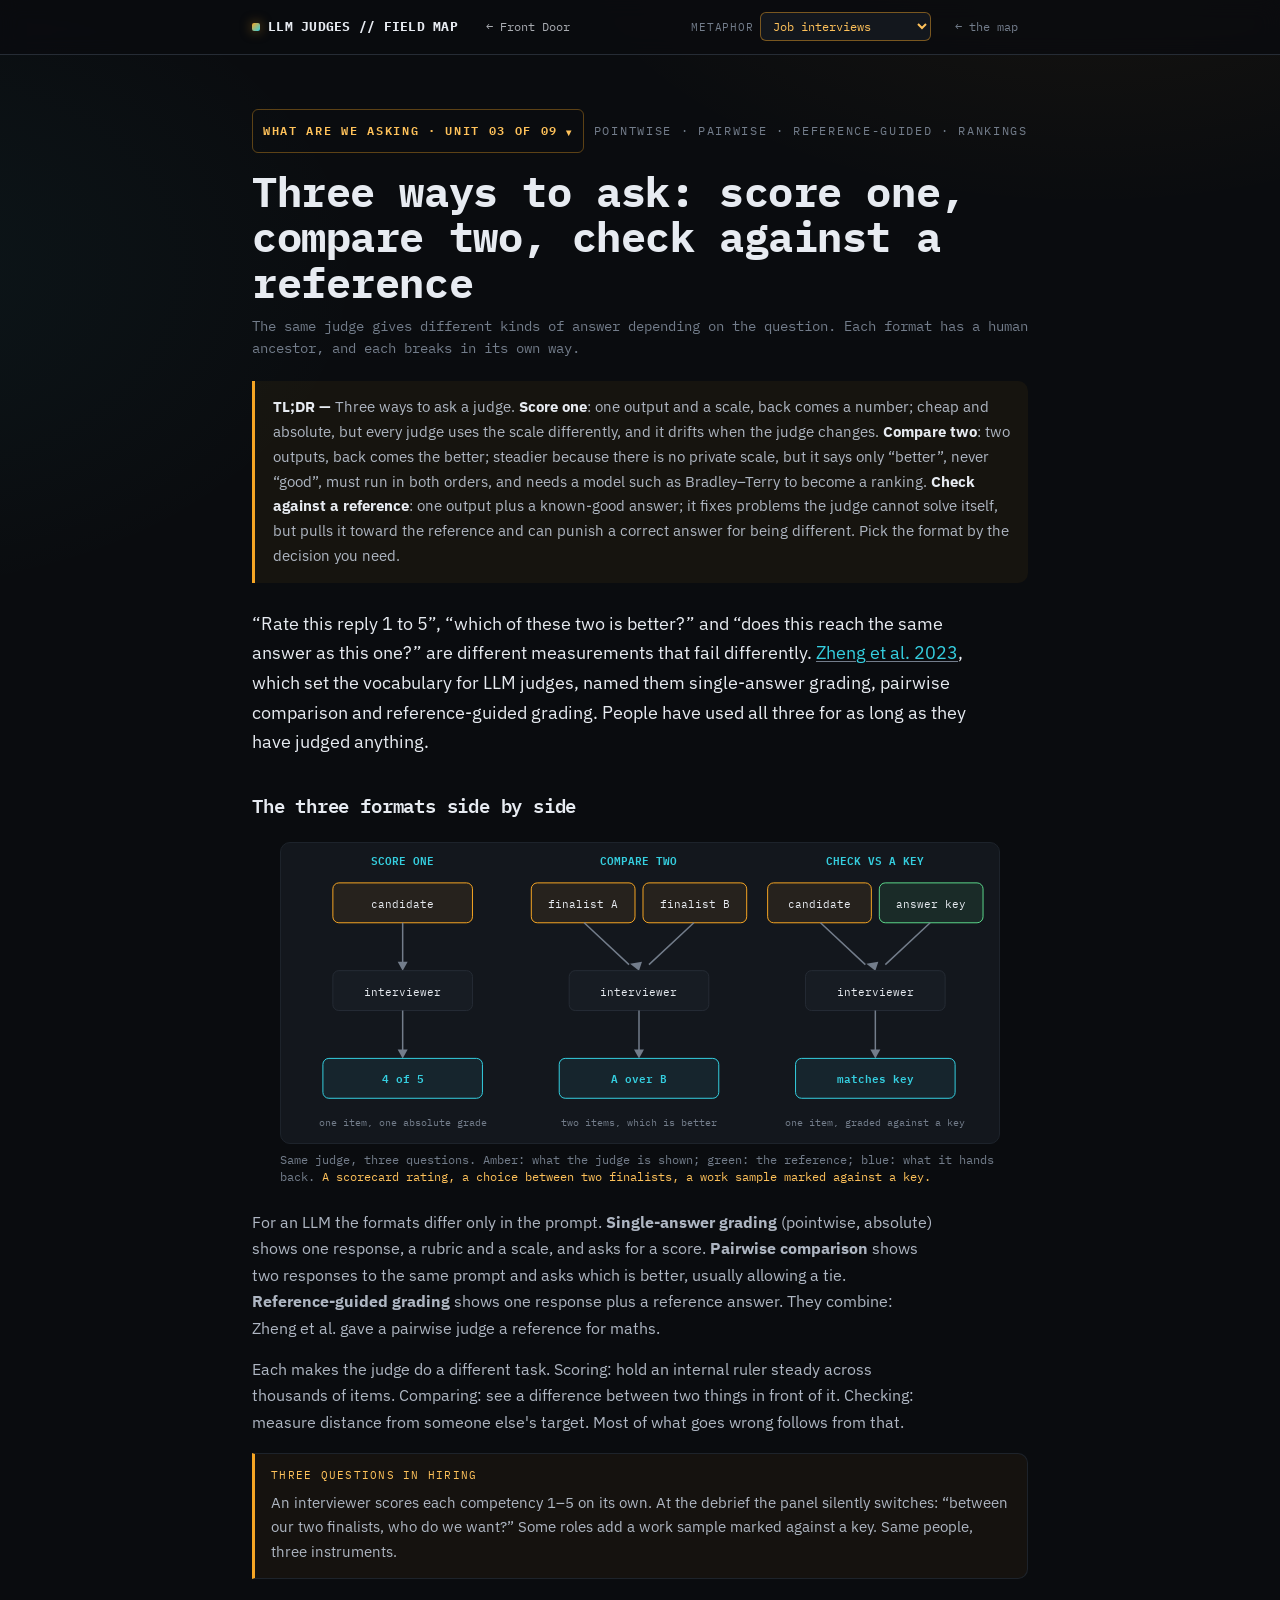
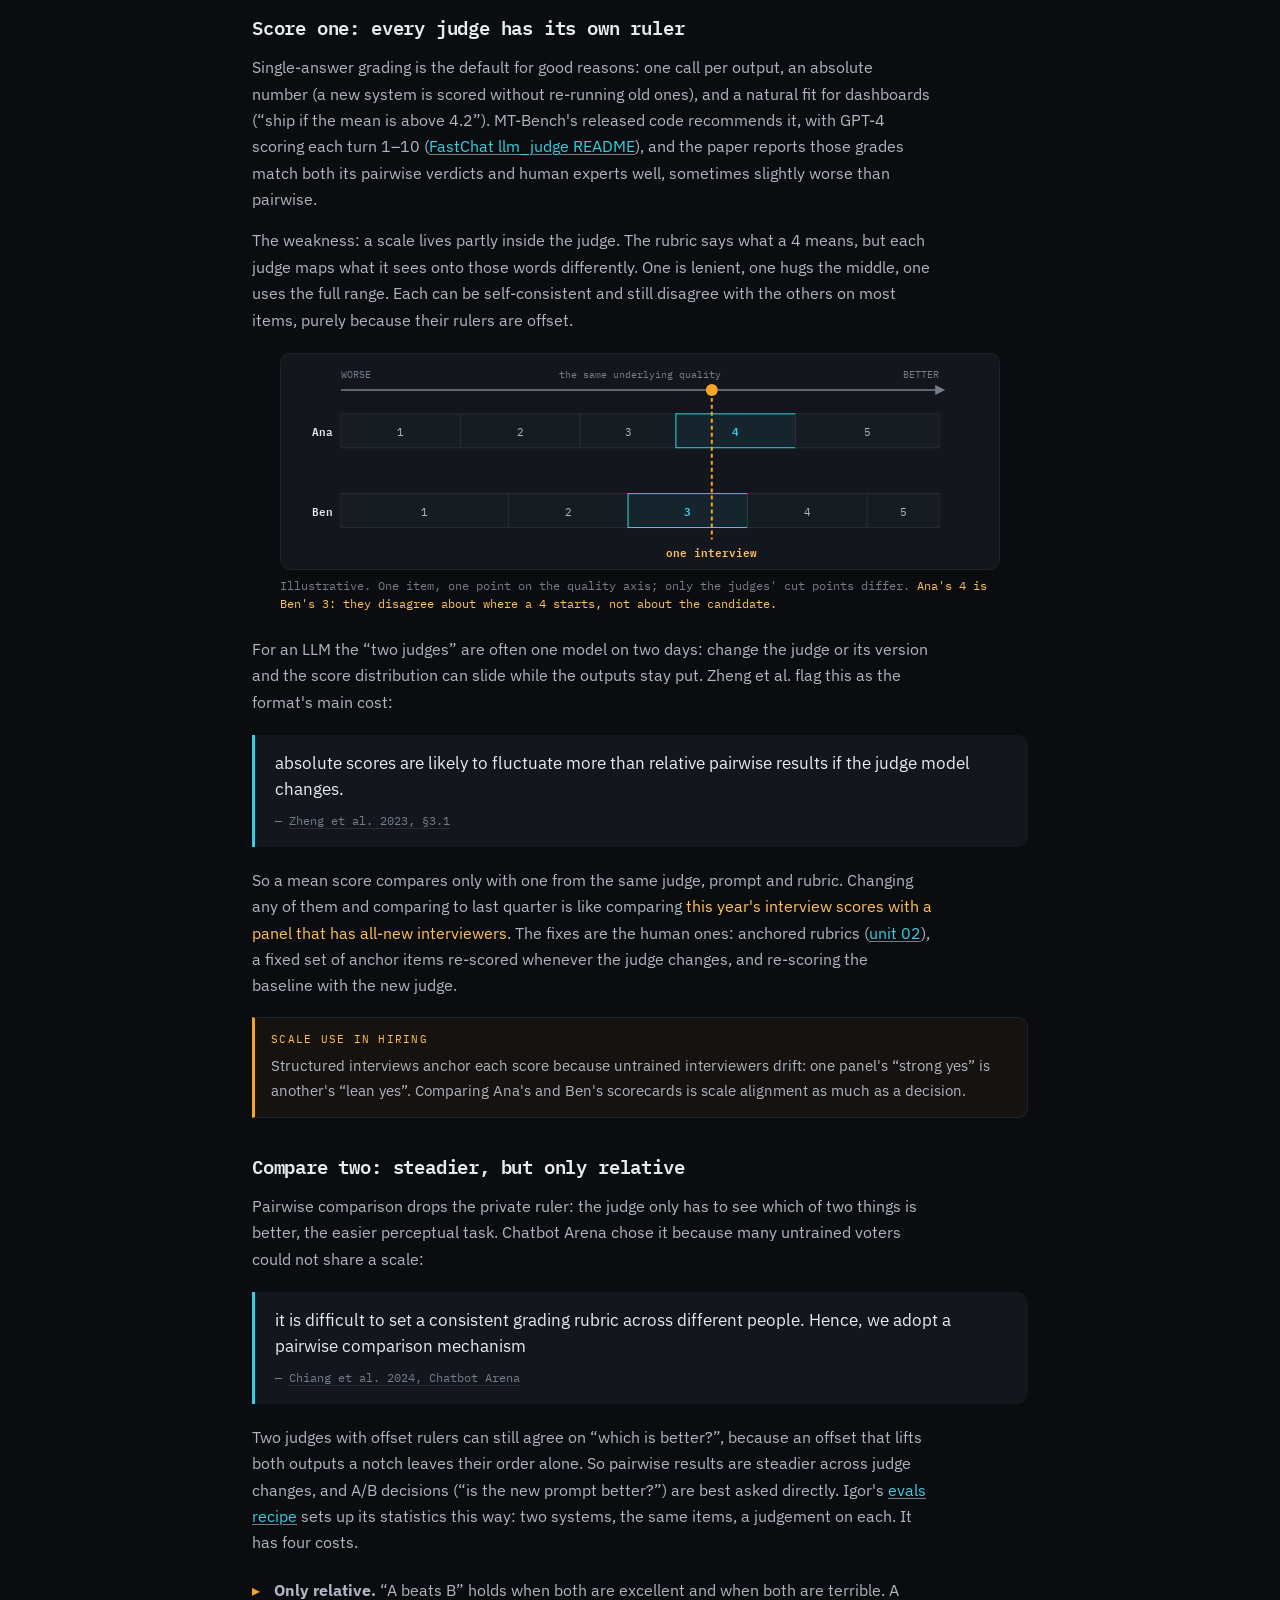
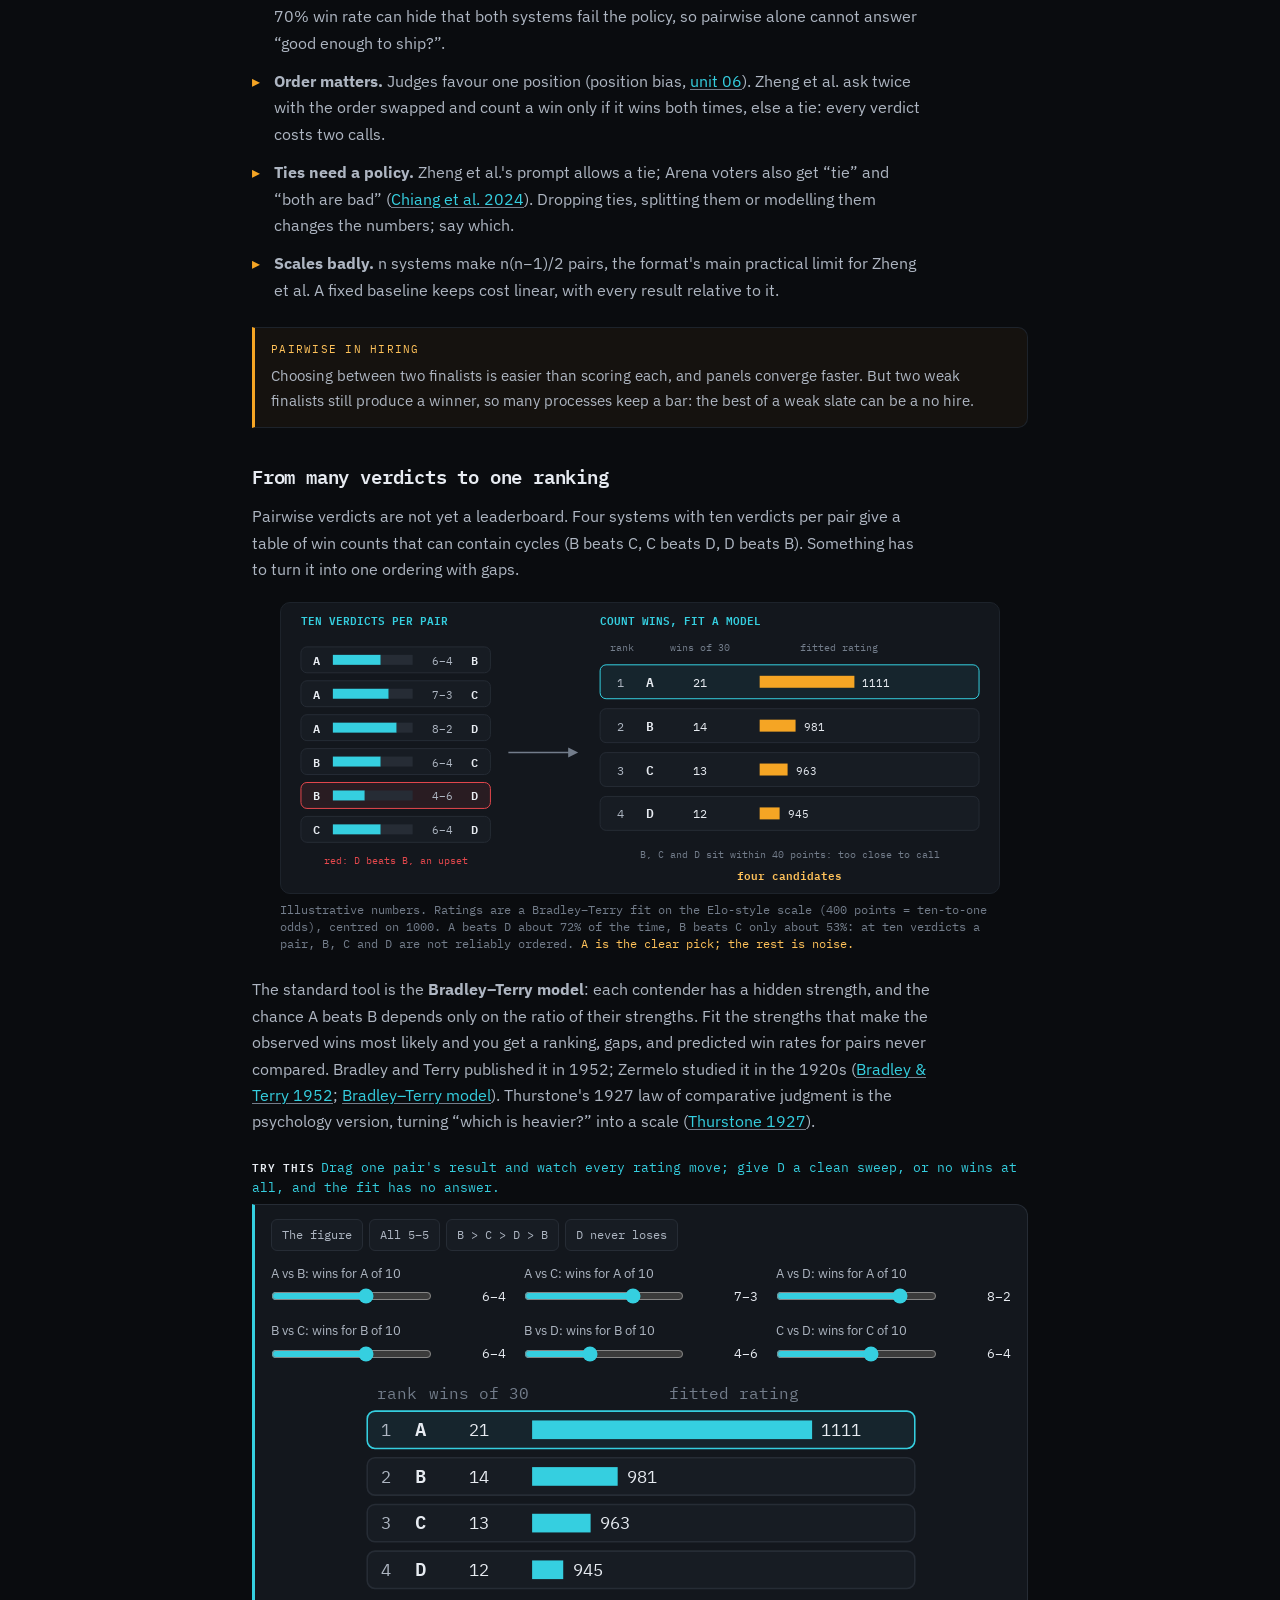
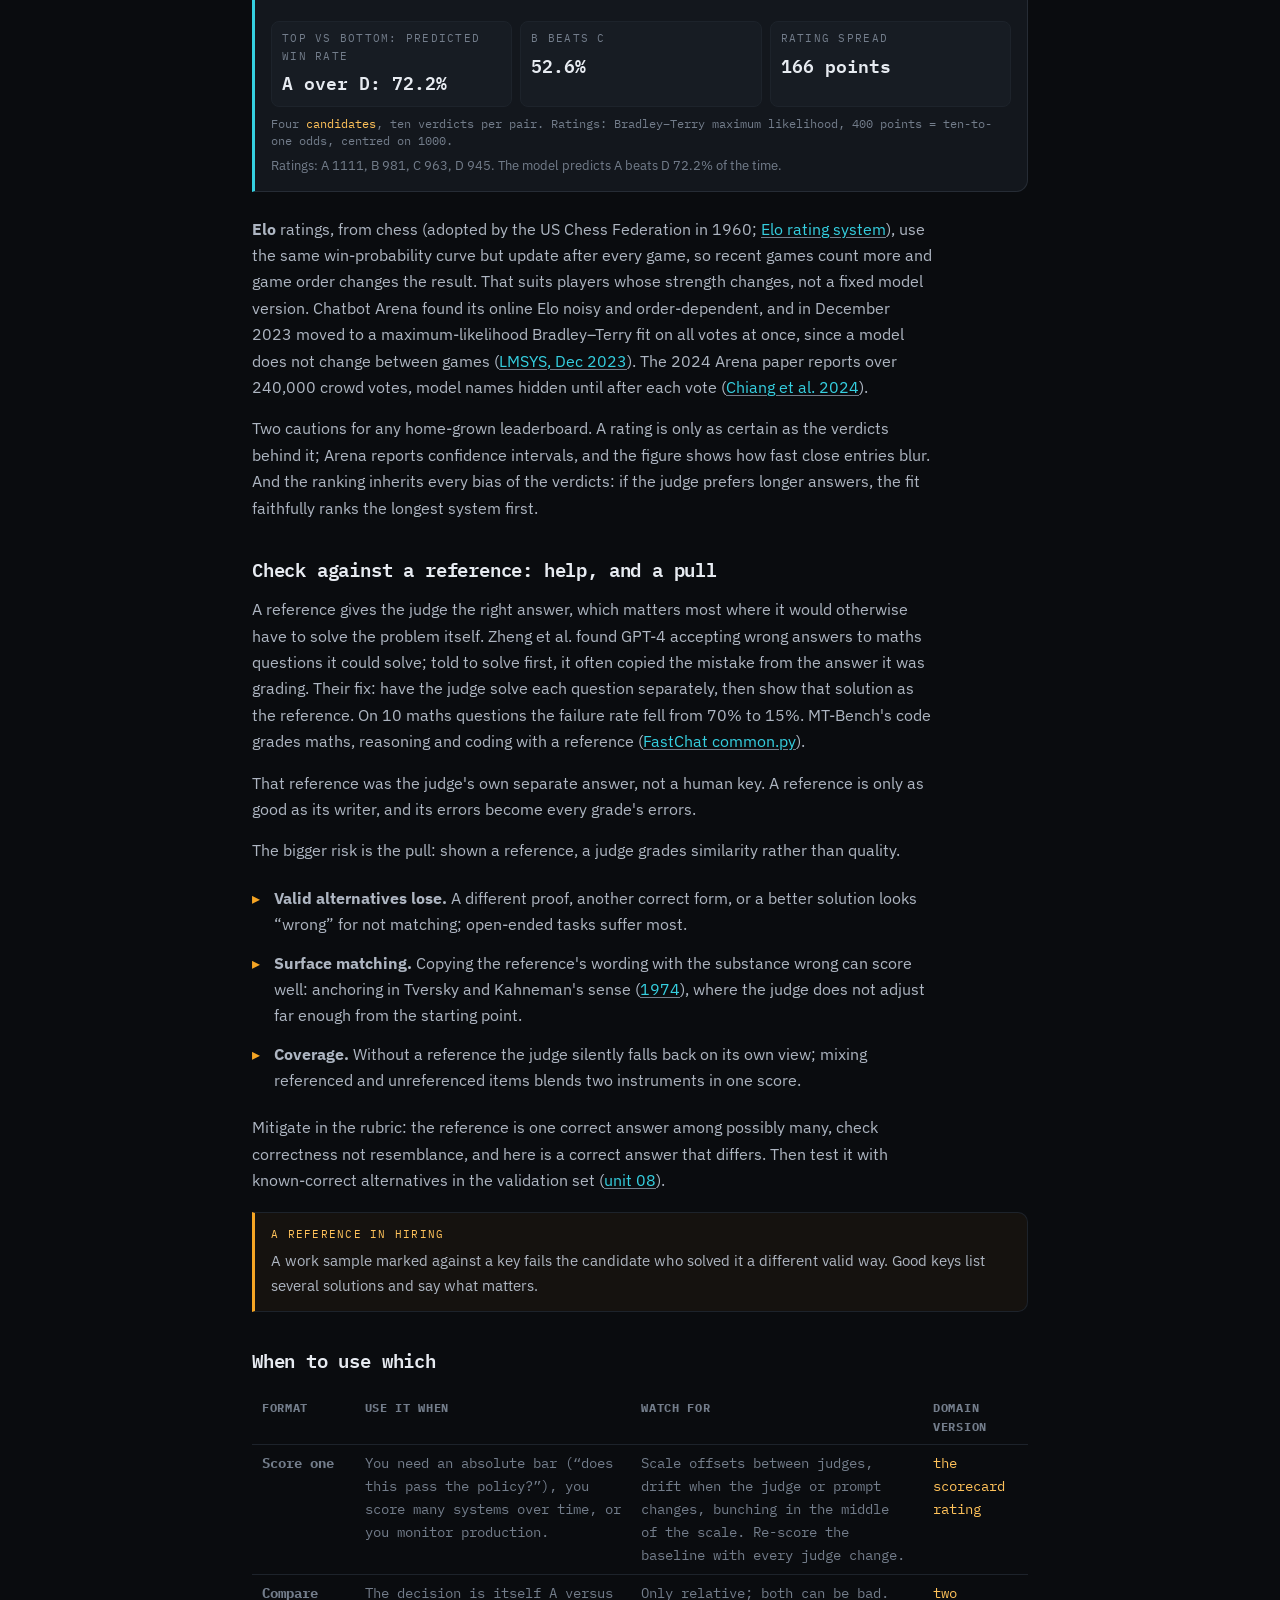
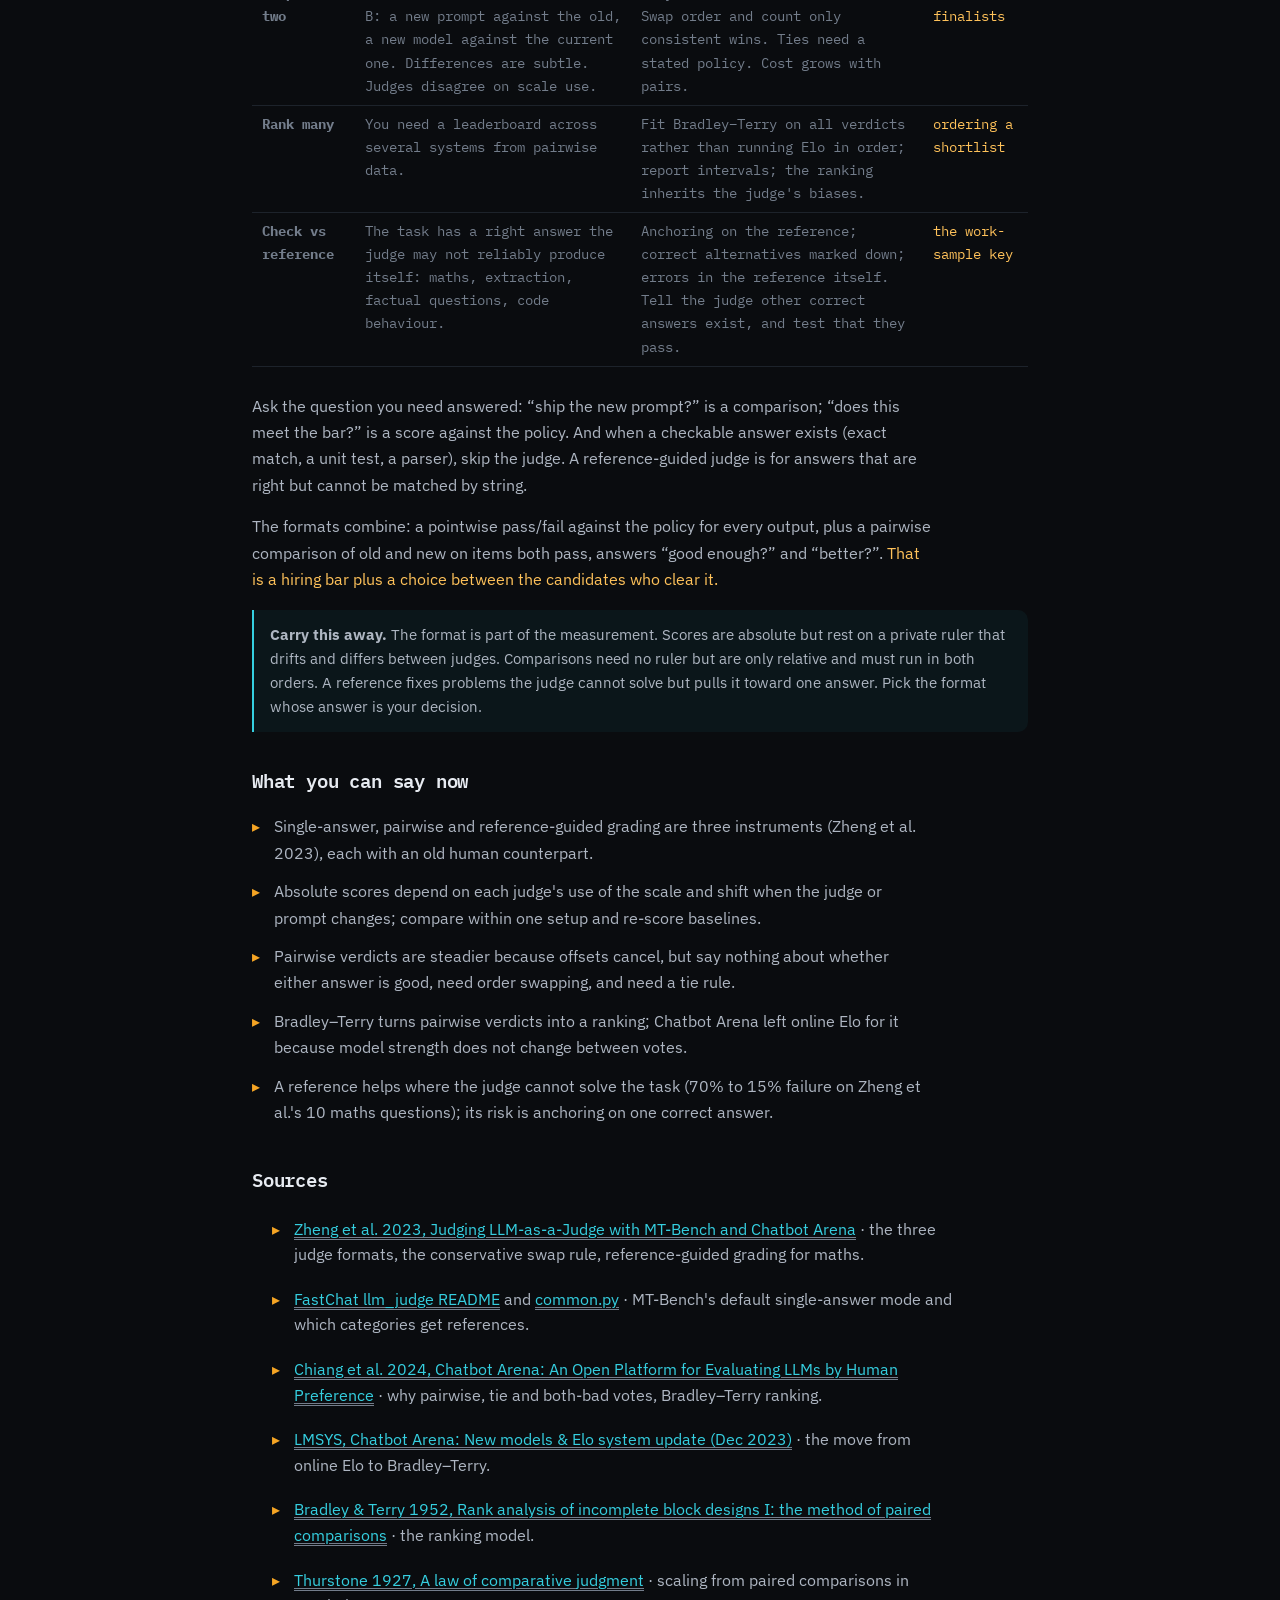
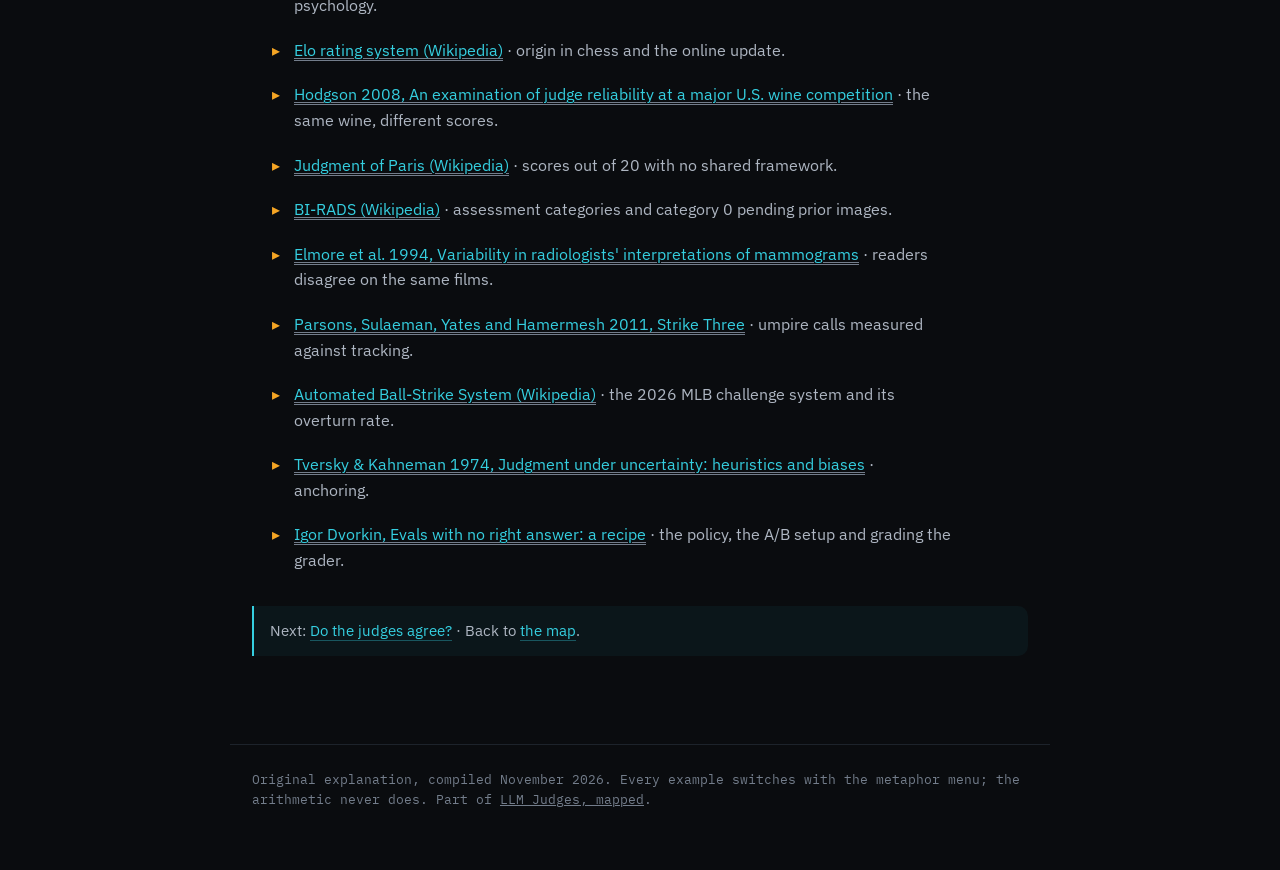
<file: parts/p03.html>
<!DOCTYPE html>
<html lang="en">
<head>
<meta charset="UTF-8" />
<meta name="viewport" content="width=device-width, initial-scale=1.0" />
<title>Three ways to ask &mdash; LLM Judges, mapped</title>
<meta name="description" content="Score one output on a scale, compare two side by side, or check one against a reference answer: what each format asks of a judge, how each breaks, and when to use which." />
<link rel="preconnect" href="https://fonts.googleapis.com" />
<link rel="preconnect" href="https://fonts.gstatic.com" crossorigin />
<link href="https://fonts.googleapis.com/css2?family=IBM+Plex+Mono:wght@400;500;600;700&family=IBM+Plex+Sans:wght@400;500;600;700&display=swap" rel="stylesheet" />
<link rel="stylesheet" href="../paper.css" />
<script src="../site.js"></script>
<style>.front-door{margin:0 auto 0 14px;font-family:'IBM Plex Mono',monospace;font-size:12px;white-space:nowrap;color:inherit;opacity:.72;text-decoration:none}.front-door:hover{opacity:1}@media(max-width:560px){header .bar-in,header .nav-in{flex-wrap:wrap;row-gap:6px}}</style>
</head>
<body>
<header class="bar"><div class="bar-in">
  <div class="brand"><span class="dot"></span>LLM&nbsp;JUDGES&nbsp;//&nbsp;FIELD&nbsp;MAP</div>
  <a class="front-door" href="https://idvorkin-ai-tools.github.io/safety.html">&larr; Front Door</a>
  <a class="back" href="../index.html#asking">&larr; the map</a>
</div></header>
<main>
  <div class="eyebrow"><span class="box wb mono">WHAT ARE WE ASKING &middot; UNIT 03 OF 09</span><span class="mono">pointwise &middot; pairwise &middot; reference-guided &middot; rankings</span></div>
  <h1>Three ways to ask: score one, compare two, check against a reference</h1>
  <div class="authors">The same judge gives different kinds of answer depending on the question. Each format has a human ancestor, and each breaks in its own way.</div>

  <div class="tldr"><b>TL;DR &mdash;</b> Three ways to ask a judge. <b>Score one</b>: one output and a scale, back comes a number; cheap and absolute, but every judge uses the scale differently, and it drifts when the judge changes. <b>Compare two</b>: two outputs, back comes the better; steadier because there is no private scale, but it says only &ldquo;better&rdquo;, never &ldquo;good&rdquo;, must run in both orders, and needs a model such as Bradley&ndash;Terry to become a ranking. <b>Check against a reference</b>: one output plus a known-good answer; it fixes problems the judge cannot solve itself, but pulls it toward the reference and can punish a correct answer for being different. Pick the format by the decision you need.</div>

  <p class="lead">&ldquo;Rate this reply 1 to 5&rdquo;, &ldquo;which of these two is better?&rdquo; and &ldquo;does this reach the same answer as this one?&rdquo; are different measurements that fail differently. <a href="https://arxiv.org/abs/2306.05685" target="_blank" rel="noopener">Zheng et al. 2023</a>, which set the vocabulary for LLM judges, named them single-answer grading, pairwise comparison and reference-guided grading. People have used all three for as long as they have judged anything.</p>

  <h2 id="formats">The three formats side by side</h2>
  <figure class="fig wide"><button type="button" class="media" aria-label="Enlarge figure: three panels. Score one: a single item goes to the judge, which returns an absolute grade. Compare two: two items go to the judge, which returns which is better. Check against a key: one item and a reference go to the judge, which returns whether the item matches the reference."><svg class="dg" viewBox="0 0 720 300" role="img" aria-label="Three panels. Score one: a single item goes to the judge, which returns an absolute grade. Compare two: two items go to the judge, which returns which is better. Check against a key: one item and a reference go to the judge, which returns whether the item matches the reference."><title>The three question formats: score one, compare two, check against a reference.</title>
<text x="122" y="22" class="t-def" font-size="11" text-anchor="middle" font-weight="600">SCORE ONE</text><text x="359" y="22" class="t-def" font-size="11" text-anchor="middle" font-weight="600">COMPARE TWO</text><text x="596" y="22" class="t-def" font-size="11" text-anchor="middle" font-weight="600">CHECK VS A KEY</text><rect x="52" y="40" width="140" height="40" rx="6" class="box-off"/><g class="mx"><text data-m="hire" x="122" y="65" class="t-ink" font-size="11.5" text-anchor="middle">candidate</text><text data-m="review" x="122" y="65" class="t-ink" font-size="11.5" text-anchor="middle">employee</text><text data-m="wine" x="122" y="65" class="t-ink" font-size="11.5" text-anchor="middle">wine</text><text data-m="med" x="122" y="65" class="t-ink" font-size="11.5" text-anchor="middle">scan</text><text data-m="ump" x="122" y="65" class="t-ink" font-size="11.5" text-anchor="middle">pitch</text></g><line x1="122" y1="80" x2="122" y2="122" class="ln"/><polygon class="ah" points="122,128 117,119 127,119"/><rect x="52" y="128" width="140" height="40" rx="6" class="box"/><g class="mx"><text data-m="hire" x="122" y="153" class="t-ink" font-size="11.5" text-anchor="middle">interviewer</text><text data-m="review" x="122" y="153" class="t-ink" font-size="11.5" text-anchor="middle">manager</text><text data-m="wine" x="122" y="153" class="t-ink" font-size="11.5" text-anchor="middle">judge</text><text data-m="med" x="122" y="153" class="t-ink" font-size="11.5" text-anchor="middle">radiologist</text><text data-m="ump" x="122" y="153" class="t-ink" font-size="11.5" text-anchor="middle">umpire</text></g><line x1="122" y1="168" x2="122" y2="210" class="ln"/><polygon class="ah" points="122,216 117,207 127,207"/><rect x="42" y="216" width="160" height="40" rx="6" class="box-def"/><g class="mx"><text data-m="hire" x="122" y="241" class="t-def" font-size="11.5" text-anchor="middle" font-weight="600">4 of 5</text><text data-m="review" x="122" y="241" class="t-def" font-size="11.5" text-anchor="middle" font-weight="600">4 of 5</text><text data-m="wine" x="122" y="241" class="t-def" font-size="11.5" text-anchor="middle" font-weight="600">92 points</text><text data-m="med" x="122" y="241" class="t-def" font-size="11.5" text-anchor="middle" font-weight="600">BI-RADS 4</text><text data-m="ump" x="122" y="241" class="t-def" font-size="11.5" text-anchor="middle" font-weight="600">strike</text></g><text x="122" y="284" class="t-dim" font-size="10.5" text-anchor="middle">one item, one absolute grade</text><rect x="251" y="40" width="104" height="40" rx="6" class="box-off"/><g class="mx"><text data-m="hire" x="303" y="65" class="t-ink" font-size="11.5" text-anchor="middle">finalist A</text><text data-m="review" x="303" y="65" class="t-ink" font-size="11.5" text-anchor="middle">employee A</text><text data-m="wine" x="303" y="65" class="t-ink" font-size="11.5" text-anchor="middle">glass A</text><text data-m="med" x="303" y="65" class="t-ink" font-size="11.5" text-anchor="middle">prior image</text><text data-m="ump" x="303" y="65" class="t-ink" font-size="11.5" text-anchor="middle">call A</text></g><rect x="363" y="40" width="104" height="40" rx="6" class="box-off"/><g class="mx"><text data-m="hire" x="415" y="65" class="t-ink" font-size="11.5" text-anchor="middle">finalist B</text><text data-m="review" x="415" y="65" class="t-ink" font-size="11.5" text-anchor="middle">employee B</text><text data-m="wine" x="415" y="65" class="t-ink" font-size="11.5" text-anchor="middle">glass B</text><text data-m="med" x="415" y="65" class="t-ink" font-size="11.5" text-anchor="middle">this year</text><text data-m="ump" x="415" y="65" class="t-ink" font-size="11.5" text-anchor="middle">call B</text></g><line x1="304" y1="80" x2="349" y2="122" class="ln"/><line x1="414" y1="80" x2="369" y2="122" class="ln"/><polygon class="ah" points="359,128 350,121 362,119"/><rect x="289" y="128" width="140" height="40" rx="6" class="box"/><g class="mx"><text data-m="hire" x="359" y="153" class="t-ink" font-size="11.5" text-anchor="middle">interviewer</text><text data-m="review" x="359" y="153" class="t-ink" font-size="11.5" text-anchor="middle">manager</text><text data-m="wine" x="359" y="153" class="t-ink" font-size="11.5" text-anchor="middle">judge</text><text data-m="med" x="359" y="153" class="t-ink" font-size="11.5" text-anchor="middle">radiologist</text><text data-m="ump" x="359" y="153" class="t-ink" font-size="11.5" text-anchor="middle">umpire</text></g><line x1="359" y1="168" x2="359" y2="210" class="ln"/><polygon class="ah" points="359,216 354,207 364,207"/><rect x="279" y="216" width="160" height="40" rx="6" class="box-def"/><g class="mx"><text data-m="hire" x="359" y="241" class="t-def" font-size="11.5" text-anchor="middle" font-weight="600">A over B</text><text data-m="review" x="359" y="241" class="t-def" font-size="11.5" text-anchor="middle" font-weight="600">A above B</text><text data-m="wine" x="359" y="241" class="t-def" font-size="11.5" text-anchor="middle" font-weight="600">A over B</text><text data-m="med" x="359" y="241" class="t-def" font-size="11.5" text-anchor="middle" font-weight="600">new since prior</text><text data-m="ump" x="359" y="241" class="t-def" font-size="11.5" text-anchor="middle" font-weight="600">A was closer</text></g><text x="359" y="284" class="t-dim" font-size="10.5" text-anchor="middle">two items, which is better</text><rect x="488" y="40" width="104" height="40" rx="6" class="box-off"/><g class="mx"><text data-m="hire" x="540" y="65" class="t-ink" font-size="11.5" text-anchor="middle">candidate</text><text data-m="review" x="540" y="65" class="t-ink" font-size="11.5" text-anchor="middle">employee</text><text data-m="wine" x="540" y="65" class="t-ink" font-size="11.5" text-anchor="middle">wine</text><text data-m="med" x="540" y="65" class="t-ink" font-size="11.5" text-anchor="middle">scan</text><text data-m="ump" x="540" y="65" class="t-ink" font-size="11.5" text-anchor="middle">pitch</text></g><rect x="600" y="40" width="104" height="40" rx="6" class="box-ok"/><g class="mx"><text data-m="hire" x="652" y="65" class="t-ink" font-size="11" text-anchor="middle">answer key</text><text data-m="review" x="652" y="65" class="t-ink" font-size="11" text-anchor="middle">level exemplar</text><text data-m="wine" x="652" y="65" class="t-ink" font-size="11" text-anchor="middle">benchmark wine</text><text data-m="med" x="652" y="65" class="t-ink" font-size="11" text-anchor="middle">atlas image</text><text data-m="ump" x="652" y="65" class="t-ink" font-size="11" text-anchor="middle">tracking data</text></g><line x1="541" y1="80" x2="586" y2="122" class="ln"/><line x1="651" y1="80" x2="606" y2="122" class="ln"/><polygon class="ah" points="596,128 587,121 599,119"/><rect x="526" y="128" width="140" height="40" rx="6" class="box"/><g class="mx"><text data-m="hire" x="596" y="153" class="t-ink" font-size="11.5" text-anchor="middle">interviewer</text><text data-m="review" x="596" y="153" class="t-ink" font-size="11.5" text-anchor="middle">manager</text><text data-m="wine" x="596" y="153" class="t-ink" font-size="11.5" text-anchor="middle">judge</text><text data-m="med" x="596" y="153" class="t-ink" font-size="11.5" text-anchor="middle">radiologist</text><text data-m="ump" x="596" y="153" class="t-ink" font-size="11.5" text-anchor="middle">umpire</text></g><line x1="596" y1="168" x2="596" y2="210" class="ln"/><polygon class="ah" points="596,216 591,207 601,207"/><rect x="516" y="216" width="160" height="40" rx="6" class="box-def"/><g class="mx"><text data-m="hire" x="596" y="241" class="t-def" font-size="11.5" text-anchor="middle" font-weight="600">matches key</text><text data-m="review" x="596" y="241" class="t-def" font-size="11.5" text-anchor="middle" font-weight="600">at the level</text><text data-m="wine" x="596" y="241" class="t-def" font-size="11.5" text-anchor="middle" font-weight="600">true to type</text><text data-m="med" x="596" y="241" class="t-def" font-size="11.5" text-anchor="middle" font-weight="600">matches atlas</text><text data-m="ump" x="596" y="241" class="t-def" font-size="11.5" text-anchor="middle" font-weight="600">in the zone</text></g><text x="596" y="284" class="t-dim" font-size="10.5" text-anchor="middle">one item, graded against a key</text>
  </svg></button><figcaption>Same judge, three questions. Amber: what the judge is shown; green: the reference; blue: what it hands back. <span class="mx"><span data-m="hire">A scorecard rating, a choice between two finalists, a work sample marked against a key.</span><span data-m="review">An absolute rating, a stack rank, a rating against each level's exemplar packet.</span><span data-m="wine">A score on the sheet, two glasses side by side, a wine against a benchmark of its style.</span><span data-m="med">A BI-RADS category, a comparison with last year's image, a finding matched to an atlas.</span><span data-m="ump">The live call is the first format, tracking the third; the second barely exists.</span></span></figcaption></figure>

  <p>For an LLM the formats differ only in the prompt. <b><span class="term" data-term="single-answer-grading">Single-answer grading</span></b> (pointwise, absolute) shows one response, a rubric and a scale, and asks for a score. <b><span class="term" data-term="pairwise-comparison">Pairwise comparison</span></b> shows two responses to the same prompt and asks which is better, usually allowing a tie. <b><span class="term" data-term="reference-guided-grading">Reference-guided grading</span></b> shows one response plus a reference answer. They combine: Zheng et al. gave a pairwise judge a reference for maths.</p>
  <p>Each makes the judge do a different task. Scoring: hold an internal ruler steady across thousands of items. Comparing: see a difference between two things in front of it. Checking: measure distance from someone else's target. Most of what goes wrong follows from that.</p>

  <div class="mx case">
    <div data-m="hire"><span class="mlabel">Three questions in hiring</span><p>An interviewer scores each competency 1&ndash;5 on its own. At the debrief the panel silently switches: &ldquo;between our two finalists, who do we want?&rdquo; Some roles add a work sample marked against a key. Same people, three instruments.</p></div>
    <div data-m="review"><span class="mlabel">Three questions in reviews</span><p>A manager rates each employee against the definitions. Some organisations then stack rank the team. Calibration adds a third: which level's exemplar packet does this half-year most resemble?</p></div>
    <div data-m="wine"><span class="mlabel">Three questions at the tasting table</span><p>A judge scores each wine on a 20- or 100-point sheet, tastes close pairs side by side, and judges typicity against a benchmark of the style, explicitly or not.</p></div>
    <div data-m="med"><span class="mlabel">Three questions in the reading room</span><p>A radiologist assigns a BI-RADS category on its own, compares this year's image with last year's for anything new, and checks unusual findings against a reference atlas.</p></div>
    <div data-m="ump"><span class="mlabel">Three questions behind the plate</span><p>An umpire's call is single-answer grading: one pitch, one verdict. Comparison hardly exists in umpiring; the reference format arrived with pitch tracking.</p></div>
  </div>

  <h2 id="pointwise">Score one: every judge has its own ruler</h2>
  <p>Single-answer grading is the default for good reasons: one call per output, an absolute number (a new system is scored without re-running old ones), and a natural fit for dashboards (&ldquo;ship if the mean is above 4.2&rdquo;). MT-Bench's released code recommends it, with GPT-4 scoring each turn 1&ndash;10 (<a href="https://github.com/lm-sys/FastChat/blob/main/fastchat/llm_judge/README.md" target="_blank" rel="noopener">FastChat llm_judge README</a>), and the paper reports those grades match both its pairwise verdicts and human experts well, sometimes slightly worse than pairwise.</p>
  <p>The weakness: a scale lives partly inside the judge. The rubric says what a 4 means, but each judge maps what it sees onto those words differently. One is lenient, one hugs the middle, one uses the full range. Each can be self-consistent and still disagree with the others on most items, purely because their rulers are offset.</p>

  <figure class="fig wide"><button type="button" class="media" aria-label="Enlarge figure: one horizontal axis of underlying quality. Below it, two judges' scales are drawn as bands. The second judge's band boundaries sit a little to the right of the first's. A single item, marked on the axis, falls in the first judge's band 4 and the second judge's band 3."><svg class="dg" viewBox="0 0 720 216" role="img" aria-label="One axis of underlying quality, with two judges' scales drawn as bands below it. The second judge's band boundaries sit to the right of the first's, so the same item gets a higher grade from the first judge than from the second."><title>Two judges with shifted scales give the same item different grades.</title>
<text x="60" y="24" class="t-dim" font-size="10.5" text-anchor="start">WORSE</text><text x="660" y="24" class="t-dim" font-size="10.5" text-anchor="end">BETTER</text><text x="360" y="24" class="t-dim" font-size="10.5" text-anchor="middle">the same underlying quality</text><line x1="60" y1="36" x2="660" y2="36" class="ln"/><polygon class="ah" points="666,36 656,31 656,41"/><g class="mx"><rect data-m="hire" x="60" y="60" width="120" height="34" class="box"/><rect data-m="review" x="60" y="60" width="120" height="34" class="box"/><rect data-m="wine" x="60" y="60" width="120" height="34" class="box"/><rect data-m="med" x="60" y="60" width="120" height="34" class="box"/><rect data-m="ump" x="60" y="60" width="330" height="34" class="box"/></g><g class="mx"><text data-m="hire" x="120" y="82" class="t-mid" font-size="11.5" text-anchor="middle">1</text><text data-m="review" x="120" y="82" class="t-mid" font-size="11.5" text-anchor="middle">1</text><text data-m="wine" x="120" y="82" class="t-mid" font-size="11.5" text-anchor="middle">under 80</text><text data-m="med" x="120" y="82" class="t-mid" font-size="11.5" text-anchor="middle">1</text><text data-m="ump" x="225" y="82" class="t-mid" font-size="11.5" text-anchor="middle">ball</text></g><g class="mx"><rect data-m="hire" x="180" y="60" width="120" height="34" class="box"/><rect data-m="review" x="180" y="60" width="120" height="34" class="box"/><rect data-m="wine" x="180" y="60" width="120" height="34" class="box"/><rect data-m="med" x="180" y="60" width="120" height="34" class="box"/><rect data-m="ump" x="390" y="60" width="270" height="34" class="box-def"/></g><g class="mx"><text data-m="hire" x="240" y="82" class="t-mid" font-size="11.5" text-anchor="middle">2</text><text data-m="review" x="240" y="82" class="t-mid" font-size="11.5" text-anchor="middle">2</text><text data-m="wine" x="240" y="82" class="t-mid" font-size="11.5" text-anchor="middle">80s</text><text data-m="med" x="240" y="82" class="t-mid" font-size="11.5" text-anchor="middle">2</text><text data-m="ump" x="525" y="82" class="t-def" font-size="11.5" text-anchor="middle" font-weight="600">strike</text></g><g class="mx"><rect data-m="hire" x="300" y="60" width="96" height="34" class="box"/><rect data-m="review" x="300" y="60" width="96" height="34" class="box"/><rect data-m="wine" x="300" y="60" width="96" height="34" class="box"/><rect data-m="med" x="300" y="60" width="96" height="34" class="box"/><rect data-m="ump" x="660" y="60" width="0" height="34" class="box"/></g><g class="mx"><text data-m="hire" x="348" y="82" class="t-mid" font-size="11.5" text-anchor="middle">3</text><text data-m="review" x="348" y="82" class="t-mid" font-size="11.5" text-anchor="middle">3</text><text data-m="wine" x="348" y="82" class="t-mid" font-size="11.5" text-anchor="middle">85+</text><text data-m="med" x="348" y="82" class="t-mid" font-size="11.5" text-anchor="middle">3</text><text data-m="ump" x="660" y="82" class="t-mid" font-size="11.5" text-anchor="middle"></text></g><g class="mx"><rect data-m="hire" x="396" y="60" width="120" height="34" class="box-def"/><rect data-m="review" x="396" y="60" width="120" height="34" class="box-def"/><rect data-m="wine" x="396" y="60" width="120" height="34" class="box-def"/><rect data-m="med" x="396" y="60" width="120" height="34" class="box-def"/><rect data-m="ump" x="660" y="60" width="0" height="34" class="box"/></g><g class="mx"><text data-m="hire" x="456" y="82" class="t-def" font-size="11.5" text-anchor="middle" font-weight="600">4</text><text data-m="review" x="456" y="82" class="t-def" font-size="11.5" text-anchor="middle" font-weight="600">4</text><text data-m="wine" x="456" y="82" class="t-def" font-size="11.5" text-anchor="middle" font-weight="600">90+</text><text data-m="med" x="456" y="82" class="t-def" font-size="11.5" text-anchor="middle" font-weight="600">4</text><text data-m="ump" x="660" y="82" class="t-mid" font-size="11.5" text-anchor="middle"></text></g><g class="mx"><rect data-m="hire" x="516" y="60" width="144" height="34" class="box"/><rect data-m="review" x="516" y="60" width="144" height="34" class="box"/><rect data-m="wine" x="516" y="60" width="144" height="34" class="box"/><rect data-m="med" x="516" y="60" width="144" height="34" class="box"/><rect data-m="ump" x="660" y="60" width="0" height="34" class="box"/></g><g class="mx"><text data-m="hire" x="588" y="82" class="t-mid" font-size="11.5" text-anchor="middle">5</text><text data-m="review" x="588" y="82" class="t-mid" font-size="11.5" text-anchor="middle">5</text><text data-m="wine" x="588" y="82" class="t-mid" font-size="11.5" text-anchor="middle">95+</text><text data-m="med" x="588" y="82" class="t-mid" font-size="11.5" text-anchor="middle">5</text><text data-m="ump" x="660" y="82" class="t-mid" font-size="11.5" text-anchor="middle"></text></g><g class="mx"><text data-m="hire" x="52" y="82" class="t-ink" font-size="11.5" text-anchor="end" font-weight="600">Ana</text><text data-m="review" x="52" y="82" class="t-ink" font-size="11.5" text-anchor="end" font-weight="600">Carla</text><text data-m="wine" x="52" y="82" class="t-ink" font-size="11.5" text-anchor="end" font-weight="600">Elodie</text><text data-m="med" x="52" y="82" class="t-ink" font-size="11.5" text-anchor="end" font-weight="600">Dr Gale</text><text data-m="ump" x="52" y="82" class="t-ink" font-size="11.5" text-anchor="end" font-weight="600">Ivo</text></g><g class="mx"><rect data-m="hire" x="60" y="140" width="168" height="34" class="box"/><rect data-m="review" x="60" y="140" width="168" height="34" class="box"/><rect data-m="wine" x="60" y="140" width="168" height="34" class="box"/><rect data-m="med" x="60" y="140" width="168" height="34" class="box"/><rect data-m="ump" x="60" y="140" width="408" height="34" class="box-def"/></g><g class="mx"><text data-m="hire" x="144" y="162" class="t-mid" font-size="11.5" text-anchor="middle">1</text><text data-m="review" x="144" y="162" class="t-mid" font-size="11.5" text-anchor="middle">1</text><text data-m="wine" x="144" y="162" class="t-mid" font-size="11.5" text-anchor="middle">under 80</text><text data-m="med" x="144" y="162" class="t-mid" font-size="11.5" text-anchor="middle">1</text><text data-m="ump" x="264" y="162" class="t-def" font-size="11.5" text-anchor="middle" font-weight="600">ball</text></g><g class="mx"><rect data-m="hire" x="228" y="140" width="120" height="34" class="box"/><rect data-m="review" x="228" y="140" width="120" height="34" class="box"/><rect data-m="wine" x="228" y="140" width="120" height="34" class="box"/><rect data-m="med" x="228" y="140" width="120" height="34" class="box"/><rect data-m="ump" x="468" y="140" width="192" height="34" class="box"/></g><g class="mx"><text data-m="hire" x="288" y="162" class="t-mid" font-size="11.5" text-anchor="middle">2</text><text data-m="review" x="288" y="162" class="t-mid" font-size="11.5" text-anchor="middle">2</text><text data-m="wine" x="288" y="162" class="t-mid" font-size="11.5" text-anchor="middle">80s</text><text data-m="med" x="288" y="162" class="t-mid" font-size="11.5" text-anchor="middle">2</text><text data-m="ump" x="564" y="162" class="t-mid" font-size="11.5" text-anchor="middle">strike</text></g><g class="mx"><rect data-m="hire" x="348" y="140" width="120" height="34" class="box-def"/><rect data-m="review" x="348" y="140" width="120" height="34" class="box-def"/><rect data-m="wine" x="348" y="140" width="120" height="34" class="box-def"/><rect data-m="med" x="348" y="140" width="120" height="34" class="box-def"/><rect data-m="ump" x="660" y="140" width="0" height="34" class="box"/></g><g class="mx"><text data-m="hire" x="408" y="162" class="t-def" font-size="11.5" text-anchor="middle" font-weight="600">3</text><text data-m="review" x="408" y="162" class="t-def" font-size="11.5" text-anchor="middle" font-weight="600">3</text><text data-m="wine" x="408" y="162" class="t-def" font-size="11.5" text-anchor="middle" font-weight="600">85+</text><text data-m="med" x="408" y="162" class="t-def" font-size="11.5" text-anchor="middle" font-weight="600">3</text><text data-m="ump" x="660" y="162" class="t-mid" font-size="11.5" text-anchor="middle"></text></g><g class="mx"><rect data-m="hire" x="468" y="140" width="120" height="34" class="box"/><rect data-m="review" x="468" y="140" width="120" height="34" class="box"/><rect data-m="wine" x="468" y="140" width="120" height="34" class="box"/><rect data-m="med" x="468" y="140" width="120" height="34" class="box"/><rect data-m="ump" x="660" y="140" width="0" height="34" class="box"/></g><g class="mx"><text data-m="hire" x="528" y="162" class="t-mid" font-size="11.5" text-anchor="middle">4</text><text data-m="review" x="528" y="162" class="t-mid" font-size="11.5" text-anchor="middle">4</text><text data-m="wine" x="528" y="162" class="t-mid" font-size="11.5" text-anchor="middle">90+</text><text data-m="med" x="528" y="162" class="t-mid" font-size="11.5" text-anchor="middle">4</text><text data-m="ump" x="660" y="162" class="t-mid" font-size="11.5" text-anchor="middle"></text></g><g class="mx"><rect data-m="hire" x="588" y="140" width="72" height="34" class="box"/><rect data-m="review" x="588" y="140" width="72" height="34" class="box"/><rect data-m="wine" x="588" y="140" width="72" height="34" class="box"/><rect data-m="med" x="588" y="140" width="72" height="34" class="box"/><rect data-m="ump" x="660" y="140" width="0" height="34" class="box"/></g><g class="mx"><text data-m="hire" x="624" y="162" class="t-mid" font-size="11.5" text-anchor="middle">5</text><text data-m="review" x="624" y="162" class="t-mid" font-size="11.5" text-anchor="middle">5</text><text data-m="wine" x="624" y="162" class="t-mid" font-size="11.5" text-anchor="middle">95+</text><text data-m="med" x="624" y="162" class="t-mid" font-size="11.5" text-anchor="middle">5</text><text data-m="ump" x="660" y="162" class="t-mid" font-size="11.5" text-anchor="middle"></text></g><g class="mx"><text data-m="hire" x="52" y="162" class="t-ink" font-size="11.5" text-anchor="end" font-weight="600">Ben</text><text data-m="review" x="52" y="162" class="t-ink" font-size="11.5" text-anchor="end" font-weight="600">Dev</text><text data-m="wine" x="52" y="162" class="t-ink" font-size="11.5" text-anchor="end" font-weight="600">Femi</text><text data-m="med" x="52" y="162" class="t-ink" font-size="11.5" text-anchor="end" font-weight="600">Dr Hart</text><text data-m="ump" x="52" y="162" class="t-ink" font-size="11.5" text-anchor="end" font-weight="600">June</text></g><line x1="432" y1="44" x2="432" y2="186" stroke="var(--off)" stroke-width="2" stroke-dasharray="4 3"/><circle cx="432" cy="36" r="6" fill="var(--off)"/><g class="mx"><text data-m="hire" x="432" y="204" class="t-off" font-size="11.5" text-anchor="middle" font-weight="600">one interview</text><text data-m="review" x="432" y="204" class="t-off" font-size="11.5" text-anchor="middle" font-weight="600">one half-year</text><text data-m="wine" x="432" y="204" class="t-off" font-size="11.5" text-anchor="middle" font-weight="600">one wine</text><text data-m="med" x="432" y="204" class="t-off" font-size="11.5" text-anchor="middle" font-weight="600">one mammogram</text><text data-m="ump" x="432" y="204" class="t-off" font-size="11.5" text-anchor="middle" font-weight="600">one pitch</text></g>
  </svg></button><figcaption>Illustrative. One item, one point on the quality axis; only the judges' cut points differ. <span class="mx"><span data-m="hire">Ana's 4 is Ben's 3: they disagree about where a 4 starts, not about the candidate.</span><span data-m="review">Carla's 4 is Dev's 3; calibration exists to line those boundaries up.</span><span data-m="wine">90+ from Elodie, 85+ from Femi: possibly a medal or none.</span><span data-m="med">Dr Gale's 4 is Dr Hart's 3, and a 4 means biopsy.</span><span data-m="ump">Ivo's zone reaches further than June's: a strike for one, a ball for the other. A binary call is a scale with one cut point.</span></span></figcaption></figure>

  <p>For an LLM the &ldquo;two judges&rdquo; are often one model on two days: change the judge or its version and the score distribution can slide while the outputs stay put. Zheng et al. flag this as the format's main cost:</p>
  <blockquote class="q">absolute scores are likely to fluctuate more than relative pairwise results if the judge model changes.<span class="cite">&mdash; <a href="https://arxiv.org/abs/2306.05685" target="_blank" rel="noopener">Zheng et al. 2023, &sect;3.1</a></span></blockquote>
  <p>So a mean score compares only with one from the same judge, prompt and rubric. Changing any of them and comparing to last quarter is like comparing <span class="mx"><span data-m="hire">this year's interview scores with a panel that has all-new interviewers</span><span data-m="review">this cycle's ratings with a cycle under a different set of managers</span><span data-m="wine">scores from two competitions with different juries</span><span data-m="med">recall rates from two radiology groups without auditing either</span><span data-m="ump">strikeout rates from two seasons with different umpire crews</span></span>. The fixes are the human ones: anchored rubrics (<a href="p02.html">unit 02</a>), a fixed set of anchor items re-scored whenever the judge changes, and re-scoring the baseline with the new judge.</p>

  <div class="mx case">
    <div data-m="hire"><span class="mlabel">Scale use in hiring</span><p>Structured interviews anchor each score because untrained interviewers drift: one panel's &ldquo;strong yes&rdquo; is another's &ldquo;lean yes&rdquo;. Comparing Ana's and Ben's scorecards is scale alignment as much as a decision.</p></div>
    <div data-m="review"><span class="mlabel">Scale use in reviews</span><p>Leniency and central tendency are the classic appraisal errors: Carla rates everyone a notch high, Dev puts everyone at &ldquo;meets&rdquo;. Ratings also inflate over cycles, the review world's judge drift; calibration is the pushback.</p></div>
    <div data-m="wine"><span class="mlabel">Scale use at the tasting table</span><p>At the 1976 Judgment of Paris judges scored out of 20 with no shared framework, each on a private scale (<a href="https://en.wikipedia.org/wiki/Judgment_of_Paris_(wine)" target="_blank" rel="noopener">Judgment of Paris</a>). Hodgson's replicate pours later found only about 10% of judges at a major competition kept the same wine within one medal group, and about 10% on occasion scored it anywhere from bronze to gold (<a href="https://doi.org/10.1017/s1931436100001152" target="_blank" rel="noopener">Hodgson 2008</a>): a ruler moving within one judge, in one sitting.</p></div>
    <div data-m="med"><span class="mlabel">Scale use in the reading room</span><p>BI-RADS fixes the categories, each tied to an action (<a href="https://en.wikipedia.org/wiki/BI-RADS" target="_blank" rel="noopener">BI-RADS</a>), yet radiologists reading the same films still disagree substantially (<a href="https://doi.org/10.1056/NEJM199412013312206" target="_blank" rel="noopener">Elmore et al. 1994</a>).</p></div>
    <div data-m="ump"><span class="mlabel">Scale use behind the plate</span><p>The rulebook defines one zone, but each umpire calls a slightly different one, especially at the edges; pitch tracking measures each umpire's zone call by call (<a href="https://doi.org/10.1257/aer.101.4.1410" target="_blank" rel="noopener">Parsons et al. 2011</a>).</p></div>
  </div>

  <h2 id="pairwise">Compare two: steadier, but only relative</h2>
  <p>Pairwise comparison drops the private ruler: the judge only has to see which of two things is better, the easier perceptual task. Chatbot Arena chose it because many untrained voters could not share a scale:</p>
  <blockquote class="q">it is difficult to set a consistent grading rubric across different people. Hence, we adopt a pairwise comparison mechanism<span class="cite">&mdash; <a href="https://arxiv.org/abs/2403.04132" target="_blank" rel="noopener">Chiang et al. 2024, Chatbot Arena</a></span></blockquote>
  <p>Two judges with offset rulers can still agree on &ldquo;which is better?&rdquo;, because an offset that lifts both outputs a notch leaves their order alone. So pairwise results are steadier across judge changes, and A/B decisions (&ldquo;is the new prompt better?&rdquo;) are best asked directly. Igor's <a href="https://idvork.in/subjective-evals#the-setup-a-b-and-the-items" target="_blank" rel="noopener">evals recipe</a> sets up its statistics this way: two systems, the same items, a judgement on each. It has four costs.</p>
  <ul>
    <li><b>Only relative.</b> &ldquo;A beats B&rdquo; holds when both are excellent and when both are terrible. A 70% win rate can hide that both systems fail the policy, so pairwise alone cannot answer &ldquo;good enough to ship?&rdquo;.</li>
    <li><b>Order matters.</b> Judges favour one position (<span class="term" data-term="position-bias">position bias</span>, <a href="p06.html">unit 06</a>). Zheng et al. ask twice with the order swapped and count a win only if it wins both times, else a tie: every verdict costs two calls.</li>
    <li><b>Ties need a policy.</b> Zheng et al.'s prompt allows a tie; Arena voters also get &ldquo;tie&rdquo; and &ldquo;both are bad&rdquo; (<a href="https://arxiv.org/abs/2403.04132" target="_blank" rel="noopener">Chiang et al. 2024</a>). Dropping ties, splitting them or modelling them changes the numbers; say which.</li>
    <li><b>Scales badly.</b> n systems make n(n&minus;1)/2 pairs, the format's main practical limit for Zheng et al. A fixed baseline keeps cost linear, with every result relative to it.</li>
  </ul>

  <div class="mx case">
    <div data-m="hire"><span class="mlabel">Pairwise in hiring</span><p>Choosing between two finalists is easier than scoring each, and panels converge faster. But two weak finalists still produce a winner, so many processes keep a bar: the best of a weak slate can be a no hire.</p></div>
    <div data-m="review"><span class="mlabel">Pairwise in reviews</span><p>Stack ranking removes the lenient-manager problem, since Carla and Dev can only produce an order. It also guarantees a bottom on a team where everyone exceeds: the relative-only cost at its sharpest.</p></div>
    <div data-m="wine"><span class="mlabel">Pairwise at the tasting table</span><p>Side by side, small differences a score sheet would blur become easy to taste. Order and fatigue still shift the preference (<a href="p06.html">unit 06</a>), and the result says which wine is better, not whether either deserves a medal.</p></div>
    <div data-m="med"><span class="mlabel">Pairwise in the reading room</span><p>The prior-year comparison is the radiologist's strongest pairwise move: a new density is far easier to see against last year's picture. BI-RADS 0, &ldquo;incomplete&rdquo;, can mean the reader needs prior images before committing (<a href="https://en.wikipedia.org/wiki/BI-RADS" target="_blank" rel="noopener">BI-RADS</a>).</p></div>
    <div data-m="ump"><span class="mlabel">Pairwise behind the plate</span><p>No one asks which of two pitches was more of a strike. The lesson: when a measured reference exists, check each item against it instead of comparing.</p></div>
  </div>

  <h2 id="ranking">From many verdicts to one ranking</h2>
  <p>Pairwise verdicts are not yet a leaderboard. Four systems with ten verdicts per pair give a table of win counts that can contain cycles (B beats C, C beats D, D beats B). Something has to turn it into one ordering with gaps.</p>
  <figure class="fig wide"><button type="button" class="media" aria-label="Enlarge figure: on the left, six pairs among four contenders A, B, C and D, each with a win count out of ten. A beats B 6 to 4, A beats C 7 to 3, A beats D 8 to 2, B beats C 6 to 4, D beats B 6 to 4 (an upset), C beats D 6 to 4. On the right, the resulting ranking: A with 21 wins of 30 and a fitted rating of 1111, B with 14 and 981, C with 13 and 963, D with 12 and 945."><svg class="dg" viewBox="0 0 720 290" role="img" aria-label="Six pairwise results among four contenders turned into a ranking. A wins 21 of 30 with a fitted rating of 1111; B 14 and 981; C 13 and 963; D 12 and 945. B, C and D are within 40 points."><title>Pairwise verdicts turned into a ranking with fitted ratings.</title>
<text x="20" y="22" class="t-def" font-size="11" text-anchor="start" font-weight="600">TEN VERDICTS PER PAIR</text><rect x="20" y="44" width="190" height="26" rx="6" class="box"/><text x="36" y="62" class="t-ink" font-size="12" text-anchor="middle" font-weight="600">A</text><text x="194" y="62" class="t-ink" font-size="12" text-anchor="middle" font-weight="600">B</text><rect x="52" y="52" width="48" height="10" fill="var(--def)"/><rect x="100" y="52" width="32" height="10" fill="var(--line)"/><text x="172" y="62" class="t-mid" font-size="11" text-anchor="end">6&ndash;4</text><rect x="20" y="78" width="190" height="26" rx="6" class="box"/><text x="36" y="96" class="t-ink" font-size="12" text-anchor="middle" font-weight="600">A</text><text x="194" y="96" class="t-ink" font-size="12" text-anchor="middle" font-weight="600">C</text><rect x="52" y="86" width="56" height="10" fill="var(--def)"/><rect x="108" y="86" width="24" height="10" fill="var(--line)"/><text x="172" y="96" class="t-mid" font-size="11" text-anchor="end">7&ndash;3</text><rect x="20" y="112" width="190" height="26" rx="6" class="box"/><text x="36" y="130" class="t-ink" font-size="12" text-anchor="middle" font-weight="600">A</text><text x="194" y="130" class="t-ink" font-size="12" text-anchor="middle" font-weight="600">D</text><rect x="52" y="120" width="64" height="10" fill="var(--def)"/><rect x="116" y="120" width="16" height="10" fill="var(--line)"/><text x="172" y="130" class="t-mid" font-size="11" text-anchor="end">8&ndash;2</text><rect x="20" y="146" width="190" height="26" rx="6" class="box"/><text x="36" y="164" class="t-ink" font-size="12" text-anchor="middle" font-weight="600">B</text><text x="194" y="164" class="t-ink" font-size="12" text-anchor="middle" font-weight="600">C</text><rect x="52" y="154" width="48" height="10" fill="var(--def)"/><rect x="100" y="154" width="32" height="10" fill="var(--line)"/><text x="172" y="164" class="t-mid" font-size="11" text-anchor="end">6&ndash;4</text><rect x="20" y="180" width="190" height="26" rx="6" class="box-crit"/><text x="36" y="198" class="t-ink" font-size="12" text-anchor="middle" font-weight="600">B</text><text x="194" y="198" class="t-ink" font-size="12" text-anchor="middle" font-weight="600">D</text><rect x="52" y="188" width="32" height="10" fill="var(--def)"/><rect x="84" y="188" width="48" height="10" fill="var(--line)"/><text x="172" y="198" class="t-mid" font-size="11" text-anchor="end">4&ndash;6</text><rect x="20" y="214" width="190" height="26" rx="6" class="box"/><text x="36" y="232" class="t-ink" font-size="12" text-anchor="middle" font-weight="600">C</text><text x="194" y="232" class="t-ink" font-size="12" text-anchor="middle" font-weight="600">D</text><rect x="52" y="222" width="48" height="10" fill="var(--def)"/><rect x="100" y="222" width="32" height="10" fill="var(--line)"/><text x="172" y="232" class="t-mid" font-size="11" text-anchor="end">6&ndash;4</text><text x="115" y="262" class="t-crit" font-size="10.5" text-anchor="middle">red: D beats B, an upset</text><line x1="228" y1="150" x2="290" y2="150" class="ln"/><polygon class="ah" points="298,150 288,145 288,155"/><text x="320" y="22" class="t-def" font-size="11" text-anchor="start" font-weight="600">COUNT WINS, FIT A MODEL</text><text x="330" y="48" class="t-dim" font-size="10.5" text-anchor="start">rank</text><text x="420" y="48" class="t-dim" font-size="10.5" text-anchor="middle">wins of 30</text><text x="560" y="48" class="t-dim" font-size="10.5" text-anchor="middle">fitted rating</text><rect x="320" y="62" width="380" height="34" rx="6" class="box-def"/><text x="340" y="84" class="t-mid" font-size="12" text-anchor="middle">1</text><text x="370" y="84" class="t-ink" font-size="13" text-anchor="middle" font-weight="600">A</text><text x="420" y="84" class="t-ink" font-size="12" text-anchor="middle">21</text><rect x="480" y="73" width="95" height="12" fill="var(--off)"/><text x="583" y="84" class="t-ink" font-size="11.5" text-anchor="start">1111</text><rect x="320" y="106" width="380" height="34" rx="6" class="box"/><text x="340" y="128" class="t-mid" font-size="12" text-anchor="middle">2</text><text x="370" y="128" class="t-ink" font-size="13" text-anchor="middle" font-weight="600">B</text><text x="420" y="128" class="t-ink" font-size="12" text-anchor="middle">14</text><rect x="480" y="117" width="36" height="12" fill="var(--off)"/><text x="524" y="128" class="t-ink" font-size="11.5" text-anchor="start">981</text><rect x="320" y="150" width="380" height="34" rx="6" class="box"/><text x="340" y="172" class="t-mid" font-size="12" text-anchor="middle">3</text><text x="370" y="172" class="t-ink" font-size="13" text-anchor="middle" font-weight="600">C</text><text x="420" y="172" class="t-ink" font-size="12" text-anchor="middle">13</text><rect x="480" y="161" width="28" height="12" fill="var(--off)"/><text x="516" y="172" class="t-ink" font-size="11.5" text-anchor="start">963</text><rect x="320" y="194" width="380" height="34" rx="6" class="box"/><text x="340" y="216" class="t-mid" font-size="12" text-anchor="middle">4</text><text x="370" y="216" class="t-ink" font-size="13" text-anchor="middle" font-weight="600">D</text><text x="420" y="216" class="t-ink" font-size="12" text-anchor="middle">12</text><rect x="480" y="205" width="20" height="12" fill="var(--off)"/><text x="508" y="216" class="t-ink" font-size="11.5" text-anchor="start">945</text><text x="510" y="256" class="t-dim" font-size="10.5" text-anchor="middle">B, C and D sit within 40 points: too close to call</text><g class="mx"><text data-m="hire" x="510" y="278" class="t-off" font-size="11.5" text-anchor="middle" font-weight="600">four candidates</text><text data-m="review" x="510" y="278" class="t-off" font-size="11.5" text-anchor="middle" font-weight="600">four employees</text><text data-m="wine" x="510" y="278" class="t-off" font-size="11.5" text-anchor="middle" font-weight="600">four wines</text><text data-m="med" x="510" y="278" class="t-off" font-size="11.5" text-anchor="middle" font-weight="600">four scans</text><text data-m="ump" x="510" y="278" class="t-off" font-size="11.5" text-anchor="middle" font-weight="600">four pitches</text></g>
  </svg></button><figcaption>Illustrative numbers. Ratings are a Bradley&ndash;Terry fit on the Elo-style scale (400 points = ten-to-one odds), centred on 1000. A beats D about 72% of the time, B beats C only about 53%: at ten verdicts a pair, B, C and D are not reliably ordered. <span class="mx"><span data-m="hire">A is the clear pick; the rest is noise.</span><span data-m="review">The top of the stack rank is real; the next three are not.</span><span data-m="wine">One wine is clearly best; the jury cannot honestly order the rest.</span><span data-m="med">Scans ordered by suspicion; unit 05's AUC reads the same way, as the chance a true case ranks above a clear one.</span><span data-m="ump">Umpires never rank pitches; each is measured on its own.</span></span></figcaption></figure>
  <p>The standard tool is the <b><span class="term" data-term="bradley-terry">Bradley&ndash;Terry model</span></b>: each contender has a hidden strength, and the chance A beats B depends only on the ratio of their strengths. Fit the strengths that make the observed wins most likely and you get a ranking, gaps, and predicted win rates for pairs never compared. Bradley and Terry published it in 1952; Zermelo studied it in the 1920s (<a href="https://doi.org/10.2307/2334029" target="_blank" rel="noopener">Bradley &amp; Terry 1952</a>; <a href="https://en.wikipedia.org/wiki/Bradley%E2%80%93Terry_model" target="_blank" rel="noopener">Bradley&ndash;Terry model</a>). Thurstone's 1927 law of comparative judgment is the psychology version, turning &ldquo;which is heavier?&rdquo; into a scale (<a href="https://doi.org/10.1037/h0070288" target="_blank" rel="noopener">Thurstone 1927</a>).</p>
  <p class="lab-try"><b>Try this</b>Drag one pair's result and watch every rating move; give D a clean sweep, or no wins at all, and the fit has no answer.</p>
  <div class="lab" data-lab="bradley-terry"></div>
  <p><b><span class="term" data-term="elo">Elo</span></b> ratings, from chess (adopted by the US Chess Federation in 1960; <a href="https://en.wikipedia.org/wiki/Elo_rating_system" target="_blank" rel="noopener">Elo rating system</a>), use the same win-probability curve but update after every game, so recent games count more and game order changes the result. That suits players whose strength changes, not a fixed model version. Chatbot Arena found its online Elo noisy and order-dependent, and in December 2023 moved to a maximum-likelihood Bradley&ndash;Terry fit on all votes at once, since a model does not change between games (<a href="https://lmsys.org/blog/2023-12-07-leaderboard/" target="_blank" rel="noopener">LMSYS, Dec 2023</a>). The 2024 Arena paper reports over 240,000 crowd votes, model names hidden until after each vote (<a href="https://arxiv.org/abs/2403.04132" target="_blank" rel="noopener">Chiang et al. 2024</a>).</p>
  <p>Two cautions for any home-grown leaderboard. A rating is only as certain as the verdicts behind it; Arena reports <span class="term" data-term="confidence-interval">confidence intervals</span>, and the figure shows how fast close entries blur. And the ranking inherits every bias of the verdicts: if the judge prefers longer answers, the fit faithfully ranks the longest system first.</p>

  <h2 id="reference">Check against a reference: help, and a pull</h2>
  <p>A reference gives the judge the right answer, which matters most where it would otherwise have to solve the problem itself. Zheng et al. found GPT-4 accepting wrong answers to maths questions it could solve; told to solve first, it often copied the mistake from the answer it was grading. Their fix: have the judge solve each question separately, then show that solution as the reference. On 10 maths questions the failure rate fell from 70% to 15%. MT-Bench's code grades maths, reasoning and coding with a reference (<a href="https://github.com/lm-sys/FastChat/blob/main/fastchat/llm_judge/common.py" target="_blank" rel="noopener">FastChat common.py</a>).</p>
  <p>That reference was the judge's own separate answer, not a human key. A reference is only as good as its writer, and its errors become every grade's errors.</p>
  <p>The bigger risk is the pull: shown a reference, a judge grades similarity rather than quality.</p>
  <ul>
    <li><b>Valid alternatives lose.</b> A different proof, another correct form, or a better solution looks &ldquo;wrong&rdquo; for not matching; open-ended tasks suffer most.</li>
    <li><b>Surface matching.</b> Copying the reference's wording with the substance wrong can score well: <span class="term" data-term="anchoring">anchoring</span> in Tversky and Kahneman's sense (<a href="https://doi.org/10.1126/science.185.4157.1124" target="_blank" rel="noopener">1974</a>), where the judge does not adjust far enough from the starting point.</li>
    <li><b>Coverage.</b> Without a reference the judge silently falls back on its own view; mixing referenced and unreferenced items blends two instruments in one score.</li>
  </ul>
  <p>Mitigate in the rubric: the reference is one correct answer among possibly many, check correctness not resemblance, and here is a correct answer that differs. Then test it with known-correct alternatives in the validation set (<a href="p08.html">unit 08</a>).</p>

  <div class="mx case">
    <div data-m="hire"><span class="mlabel">A reference in hiring</span><p>A work sample marked against a key fails the candidate who solved it a different valid way. Good keys list several solutions and say what matters.</p></div>
    <div data-m="review"><span class="mlabel">A reference in reviews</span><p>Exemplar packets align managers and anchor them: work like the exemplar is rated up, work strong in another way down. And the exemplar is a committee's consensus, adding nothing the committee did not know.</p></div>
    <div data-m="wine"><span class="mlabel">A reference at the tasting table</span><p>A benchmark wine defines &ldquo;typical&rdquo;, so an excellent unusual wine can lose for being atypical. The benchmark is a panel's idea of the style: consensus dressed as a key.</p></div>
    <div data-m="med"><span class="mlabel">A reference in the reading room</span><p>An atlas helps name an unusual finding, and anchors too: one resembling a benign picture can be read as benign. Unlike wine or reviews, biopsy later keeps the reference honest.</p></div>
    <div data-m="ump"><span class="mlabel">A reference behind the plate</span><p>Pitch tracking is the strongest reference here: a measured position against a rulebook zone. MLB made it a challenge system in 2026, and about 54% of challenged calls that regular season were overturned (<a href="https://en.wikipedia.org/wiki/Automated_Ball-Strike_System" target="_blank" rel="noopener">Automated Ball-Strike System</a>). That is not the error rate: teams challenge only calls they already think are wrong.</p></div>
  </div>

  <h2 id="which">When to use which</h2>
  <div class="scroll"><table class="kv">
    <tr><th>Format</th><th>Use it when</th><th>Watch for</th><th>Domain version</th></tr>
    <tr><td><b>Score one</b></td><td>You need an absolute bar (&ldquo;does this pass the policy?&rdquo;), you score many systems over time, or you monitor production.</td><td>Scale offsets between judges, drift when the judge or prompt changes, bunching in the middle of the scale. Re-score the baseline with every judge change.</td><td><span class="mx"><span data-m="hire">the scorecard rating</span><span data-m="review">the absolute rating</span><span data-m="wine">the score sheet</span><span data-m="med">the BI-RADS category</span><span data-m="ump">the live call</span></span></td></tr>
    <tr><td><b>Compare two</b></td><td>The decision is itself A versus B: a new prompt against the old, a new model against the current one. Differences are subtle. Judges disagree on scale use.</td><td>Only relative; both can be bad. Swap order and count only consistent wins. Ties need a stated policy. Cost grows with pairs.</td><td><span class="mx"><span data-m="hire">two finalists</span><span data-m="review">stack ranking</span><span data-m="wine">two glasses side by side</span><span data-m="med">comparison with the prior image</span><span data-m="ump">rarely used</span></span></td></tr>
    <tr><td><b>Rank many</b></td><td>You need a leaderboard across several systems from pairwise data.</td><td>Fit Bradley&ndash;Terry on all verdicts rather than running Elo in order; report intervals; the ranking inherits the judge's biases.</td><td><span class="mx"><span data-m="hire">ordering a shortlist</span><span data-m="review">the full stack rank</span><span data-m="wine">the flight's final order</span><span data-m="med">ordering cases by suspicion</span><span data-m="ump">not used</span></span></td></tr>
    <tr><td><b>Check vs reference</b></td><td>The task has a right answer the judge may not reliably produce itself: maths, extraction, factual questions, code behaviour.</td><td>Anchoring on the reference; correct alternatives marked down; errors in the reference itself. Tell the judge other correct answers exist, and test that they pass.</td><td><span class="mx"><span data-m="hire">the work-sample key</span><span data-m="review">the level exemplars</span><span data-m="wine">the benchmark wine</span><span data-m="med">the reference atlas</span><span data-m="ump">tracking review</span></span></td></tr>
  </table></div>
  <p>Ask the question you need answered: &ldquo;ship the new prompt?&rdquo; is a comparison; &ldquo;does this meet the bar?&rdquo; is a score against the policy. And when a checkable answer exists (exact match, a unit test, a parser), skip the judge. A reference-guided judge is for answers that are right but cannot be matched by string.</p>
  <p>The formats combine: a pointwise pass/fail against the policy for every output, plus a pairwise comparison of old and new on items both pass, answers &ldquo;good enough?&rdquo; and &ldquo;better?&rdquo;. <span class="mx"><span data-m="hire">That is a hiring bar plus a choice between the candidates who clear it.</span><span data-m="review">That is a rating against level expectations plus a comparison for promotion slots.</span><span data-m="wine">That is a medal threshold plus a side-by-side for best in show.</span><span data-m="med">That is a BI-RADS category plus the comparison with the prior image.</span><span data-m="ump">That is the live call plus a challenge against the tracking for the close ones.</span></span></p>

  <div class="callout"><b>Carry this away.</b> The format is part of the measurement. Scores are absolute but rest on a private ruler that drifts and differs between judges. Comparisons need no ruler but are only relative and must run in both orders. A reference fixes problems the judge cannot solve but pulls it toward one answer. Pick the format whose answer is your decision.</div>

  <h2 id="can-say">What you can say now</h2>
  <ul>
    <li>Single-answer, pairwise and reference-guided grading are three instruments (Zheng et al. 2023), each with an old human counterpart.</li>
    <li>Absolute scores depend on each judge's use of the scale and shift when the judge or prompt changes; compare within one setup and re-score baselines.</li>
    <li>Pairwise verdicts are steadier because offsets cancel, but say nothing about whether either answer is good, need order swapping, and need a tie rule.</li>
    <li>Bradley&ndash;Terry turns pairwise verdicts into a ranking; Chatbot Arena left online Elo for it because model strength does not change between votes.</li>
    <li>A reference helps where the judge cannot solve the task (70% to 15% failure on Zheng et al.'s 10 maths questions); its risk is anchoring on one correct answer.</li>
  </ul>

  <h2 id="sources">Sources</h2>
  <ul class="readings">
    <li><a href="https://arxiv.org/abs/2306.05685" target="_blank" rel="noopener">Zheng et al. 2023, Judging LLM-as-a-Judge with MT-Bench and Chatbot Arena</a> &middot; the three judge formats, the conservative swap rule, reference-guided grading for maths.</li>
    <li><a href="https://github.com/lm-sys/FastChat/blob/main/fastchat/llm_judge/README.md" target="_blank" rel="noopener">FastChat llm_judge README</a> and <a href="https://github.com/lm-sys/FastChat/blob/main/fastchat/llm_judge/common.py" target="_blank" rel="noopener">common.py</a> &middot; MT-Bench's default single-answer mode and which categories get references.</li>
    <li><a href="https://arxiv.org/abs/2403.04132" target="_blank" rel="noopener">Chiang et al. 2024, Chatbot Arena: An Open Platform for Evaluating LLMs by Human Preference</a> &middot; why pairwise, tie and both-bad votes, Bradley&ndash;Terry ranking.</li>
    <li><a href="https://lmsys.org/blog/2023-12-07-leaderboard/" target="_blank" rel="noopener">LMSYS, Chatbot Arena: New models &amp; Elo system update (Dec 2023)</a> &middot; the move from online Elo to Bradley&ndash;Terry.</li>
    <li><a href="https://doi.org/10.2307/2334029" target="_blank" rel="noopener">Bradley &amp; Terry 1952, Rank analysis of incomplete block designs I: the method of paired comparisons</a> &middot; the ranking model.</li>
    <li><a href="https://doi.org/10.1037/h0070288" target="_blank" rel="noopener">Thurstone 1927, A law of comparative judgment</a> &middot; scaling from paired comparisons in psychology.</li>
    <li><a href="https://en.wikipedia.org/wiki/Elo_rating_system" target="_blank" rel="noopener">Elo rating system (Wikipedia)</a> &middot; origin in chess and the online update.</li>
    <li><a href="https://doi.org/10.1017/s1931436100001152" target="_blank" rel="noopener">Hodgson 2008, An examination of judge reliability at a major U.S. wine competition</a> &middot; the same wine, different scores.</li>
    <li><a href="https://en.wikipedia.org/wiki/Judgment_of_Paris_(wine)" target="_blank" rel="noopener">Judgment of Paris (Wikipedia)</a> &middot; scores out of 20 with no shared framework.</li>
    <li><a href="https://en.wikipedia.org/wiki/BI-RADS" target="_blank" rel="noopener">BI-RADS (Wikipedia)</a> &middot; assessment categories and category 0 pending prior images.</li>
    <li><a href="https://doi.org/10.1056/NEJM199412013312206" target="_blank" rel="noopener">Elmore et al. 1994, Variability in radiologists' interpretations of mammograms</a> &middot; readers disagree on the same films.</li>
    <li><a href="https://doi.org/10.1257/aer.101.4.1410" target="_blank" rel="noopener">Parsons, Sulaeman, Yates and Hamermesh 2011, Strike Three</a> &middot; umpire calls measured against tracking.</li>
    <li><a href="https://en.wikipedia.org/wiki/Automated_Ball-Strike_System" target="_blank" rel="noopener">Automated Ball-Strike System (Wikipedia)</a> &middot; the 2026 MLB challenge system and its overturn rate.</li>
    <li><a href="https://doi.org/10.1126/science.185.4157.1124" target="_blank" rel="noopener">Tversky &amp; Kahneman 1974, Judgment under uncertainty: heuristics and biases</a> &middot; anchoring.</li>
    <li><a href="https://idvork.in/subjective-evals" target="_blank" rel="noopener">Igor Dvorkin, Evals with no right answer: a recipe</a> &middot; the policy, the A/B setup and grading the grader.</li>
  </ul>

  <div class="callout">Next: <a class="lnk" href="p04.html">Do the judges agree?</a> &middot; Back to <a class="lnk" href="../index.html#asking">the map</a>.</div>
</main>
<footer>Original explanation, compiled November 2026. Every example switches with the metaphor menu; the arithmetic never does. Part of <a href="../index.html">LLM Judges, mapped</a>.</footer>
<script src="../lab.js" defer></script>
<script src="../lab/bradley-terry.js" defer></script>
<script src="../widgets.js" defer></script>
<script src="../widgets/bradley-terry.js" defer></script>
<script src="https://idvorkin-ai-tools.github.io/assets/terms.js" defer></script>
<script src="../fig.js" defer></script>
<!-- Private comments mode, inert unless ?annotate=1 (see assets/annotate.js in idvorkin-ai-tools.github.io) -->
<script src="https://idvorkin-ai-tools.github.io/assets/annotate.js" defer></script>
</body>
</html>
</file>
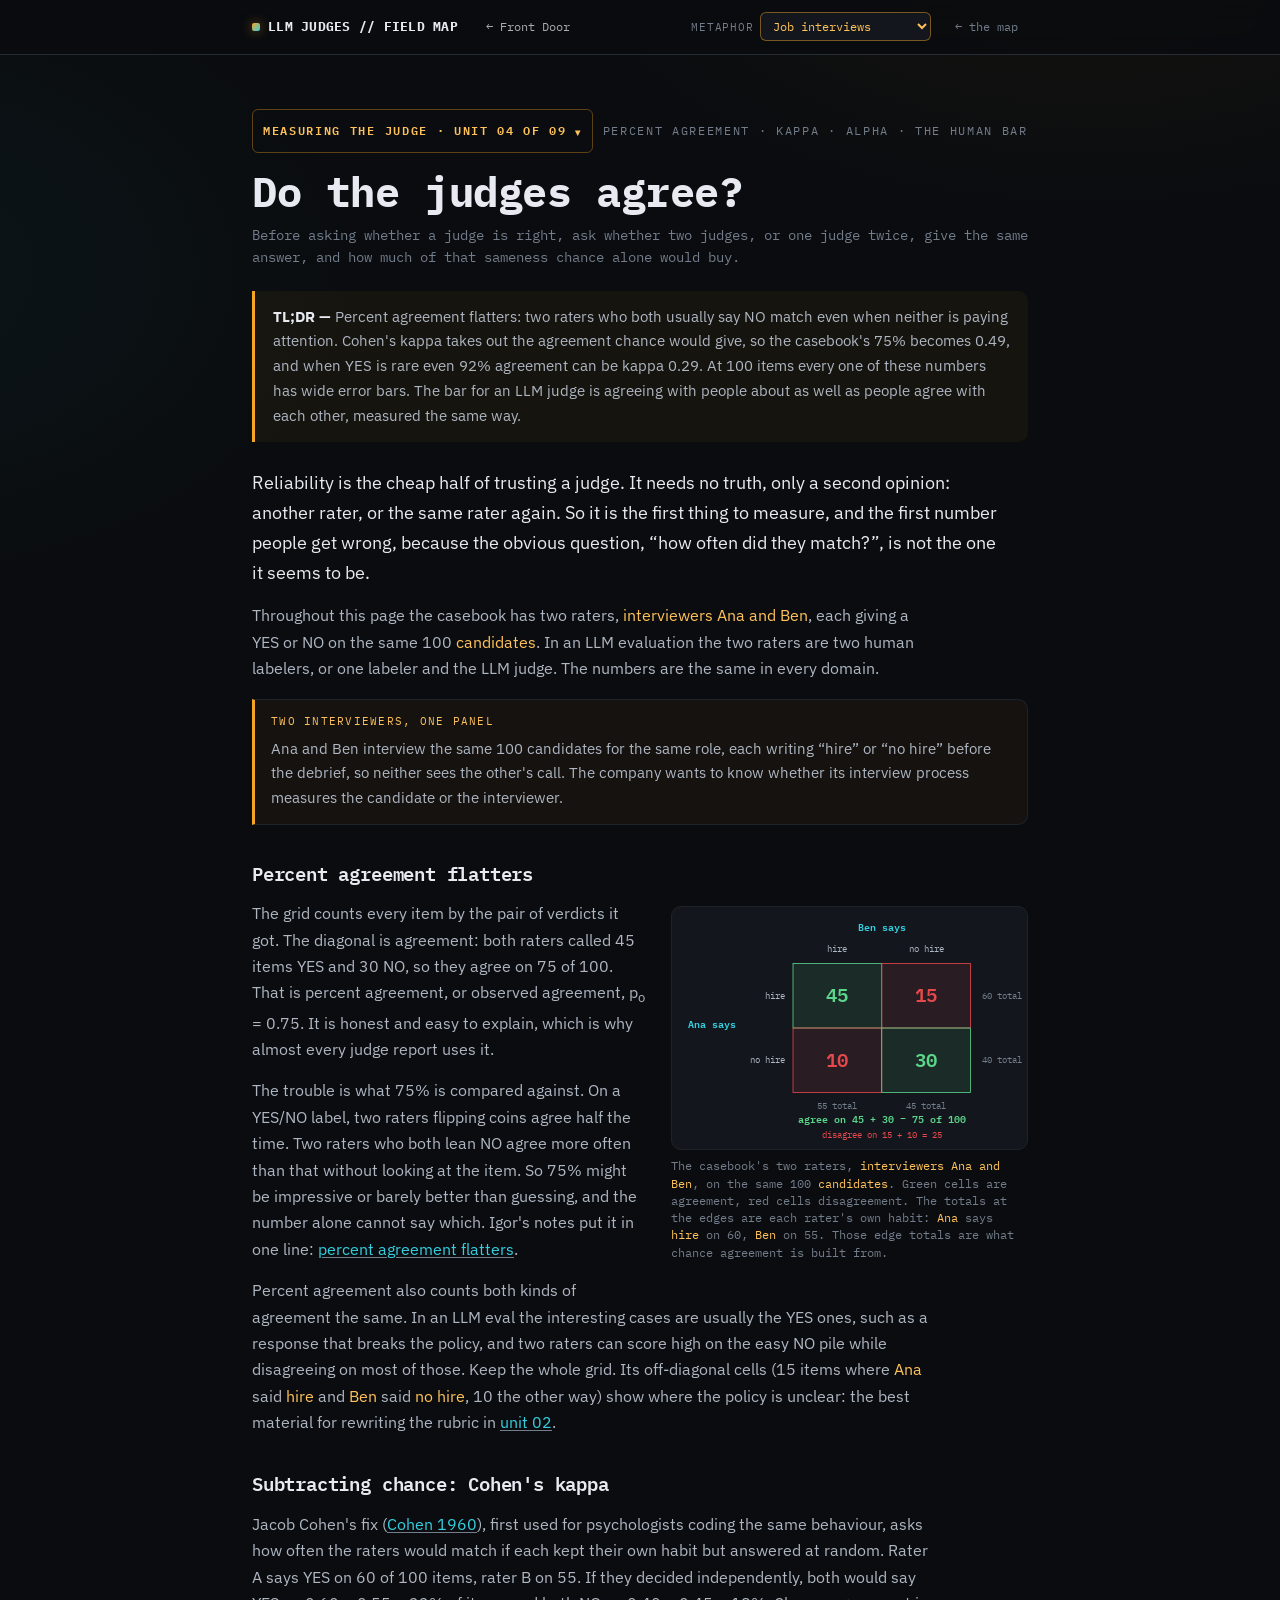
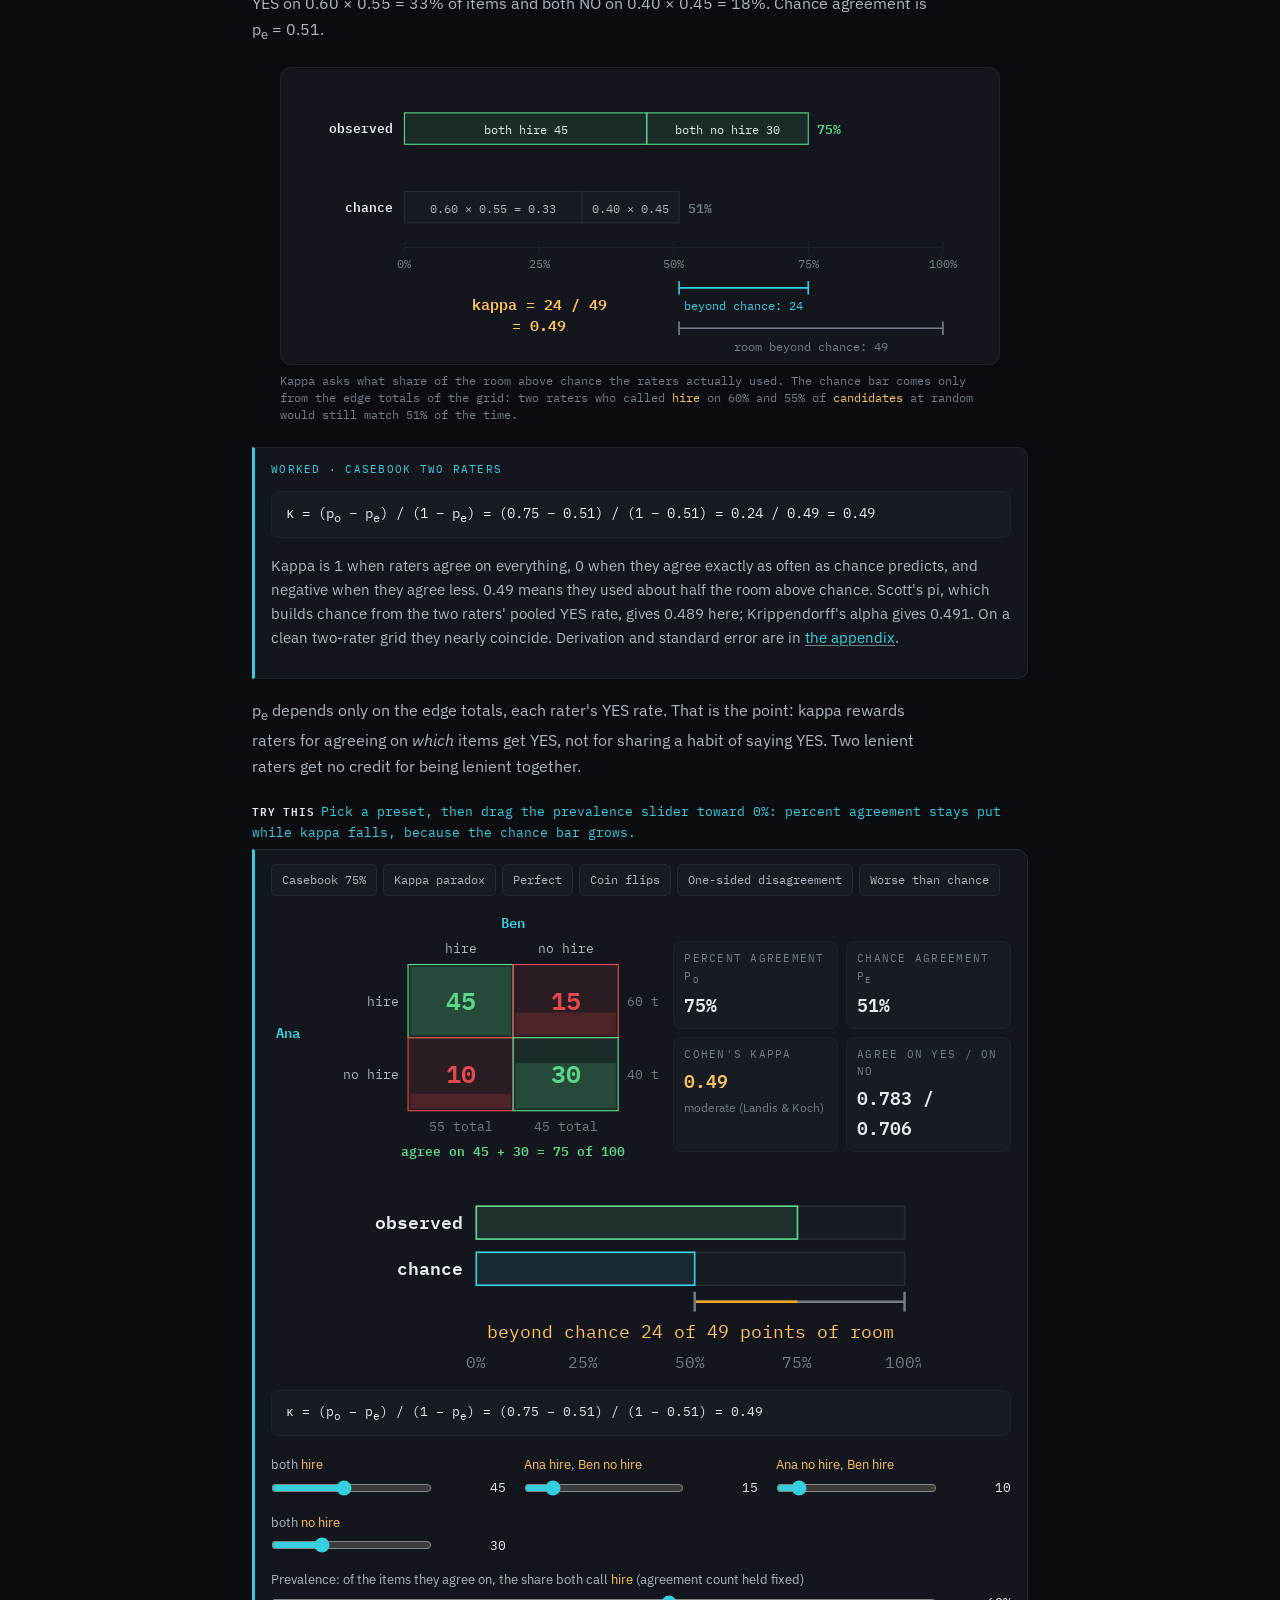
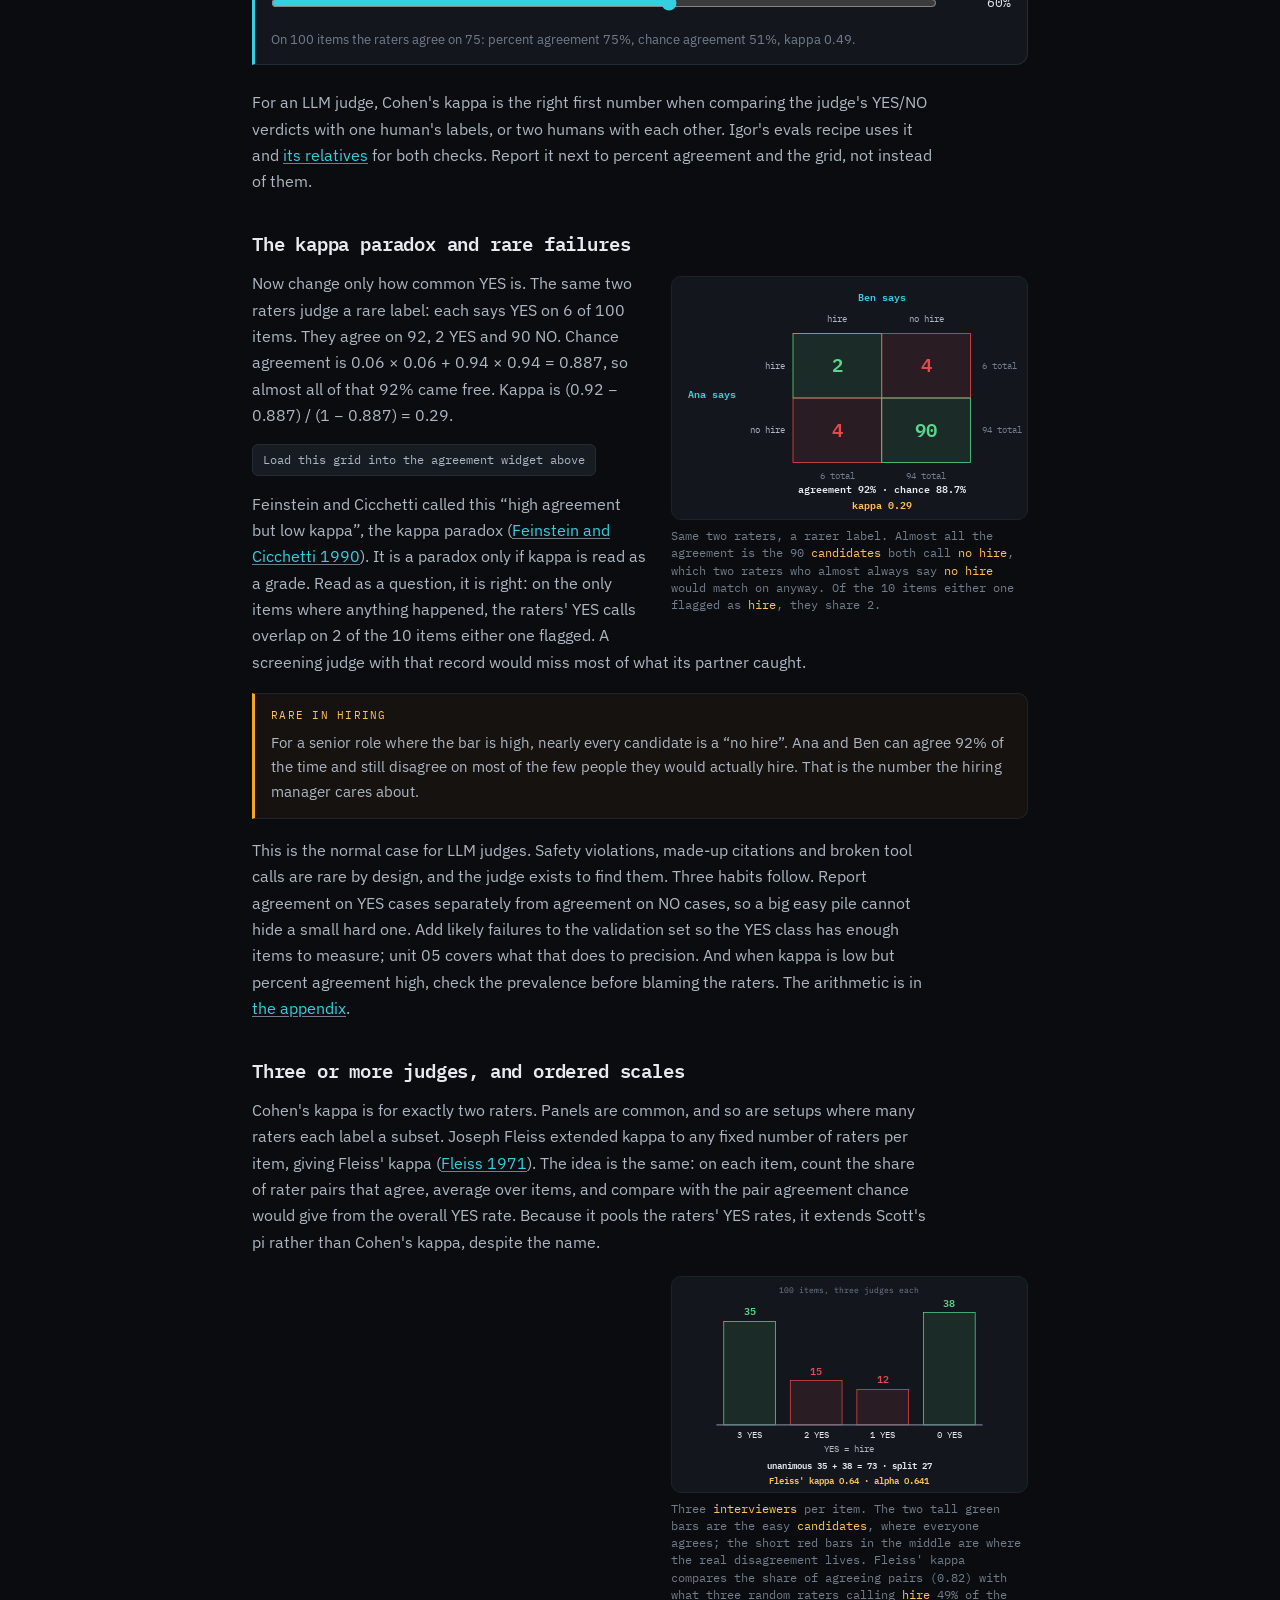
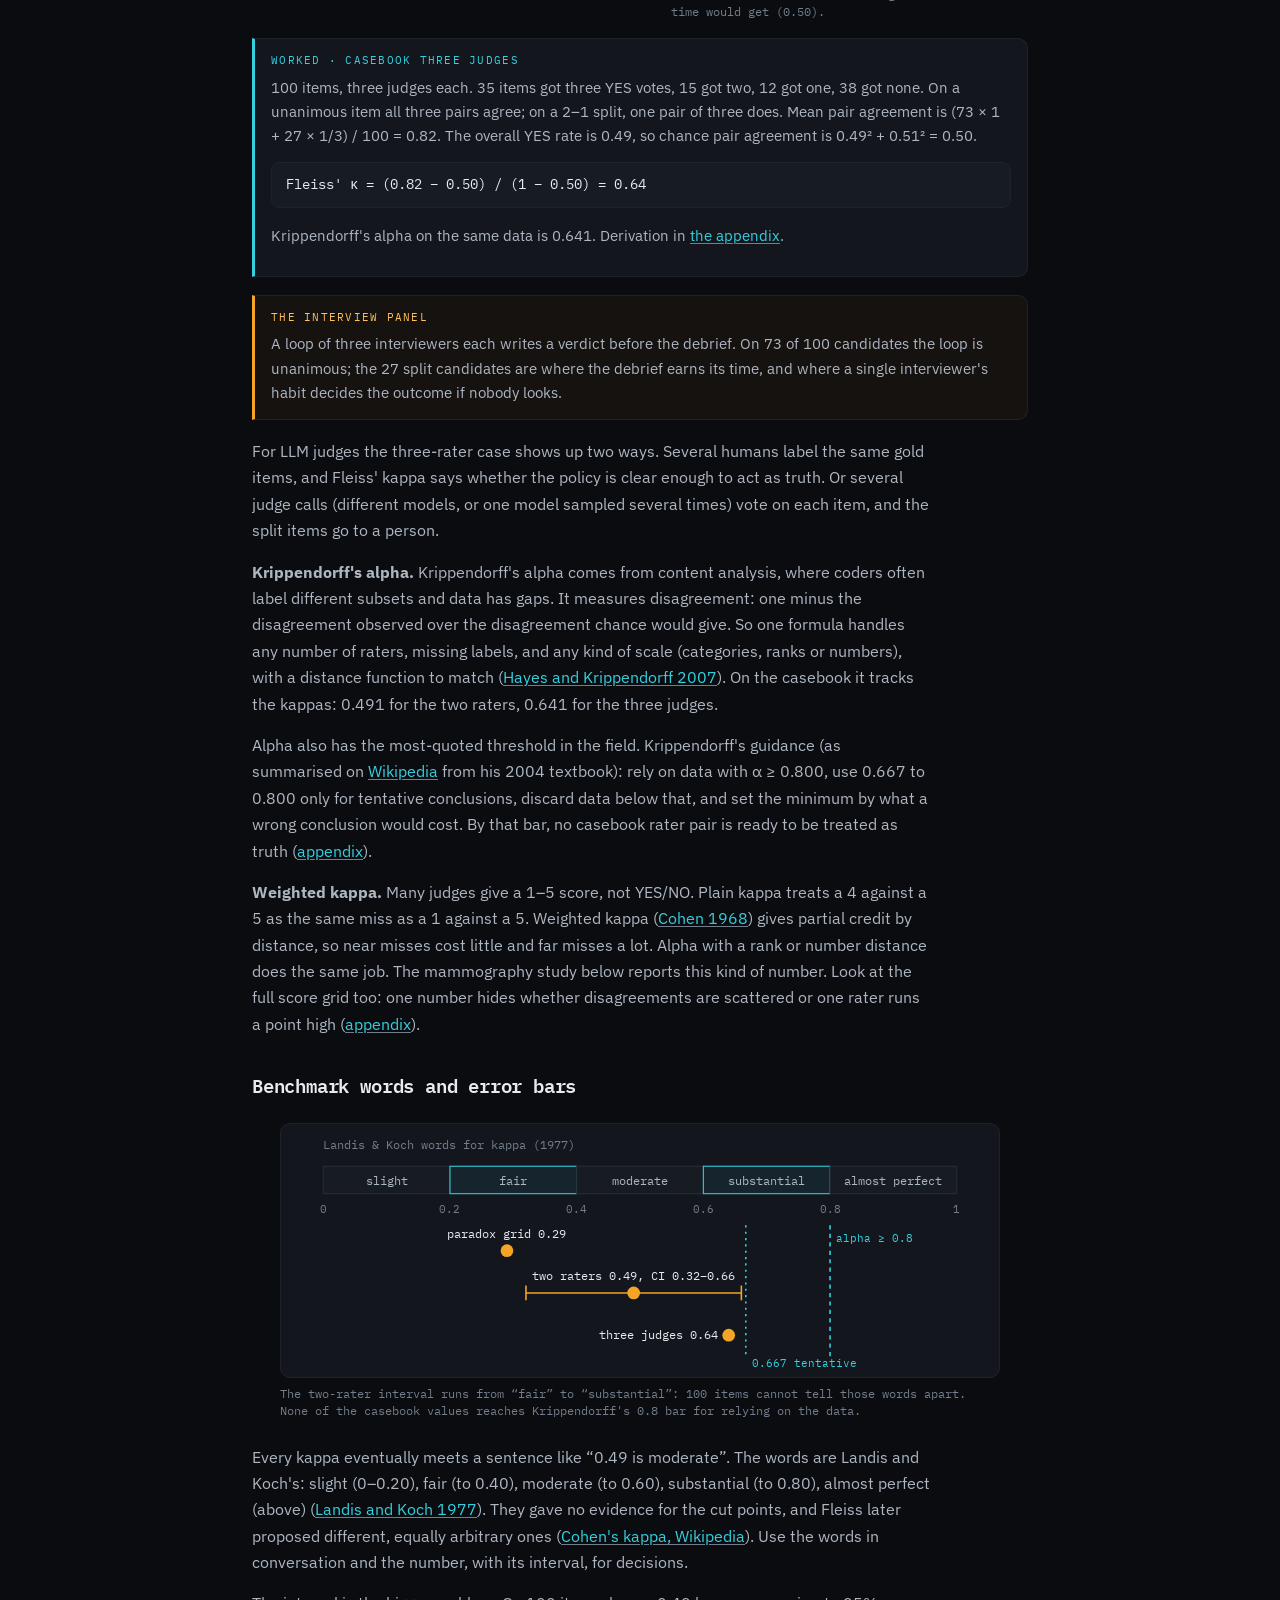
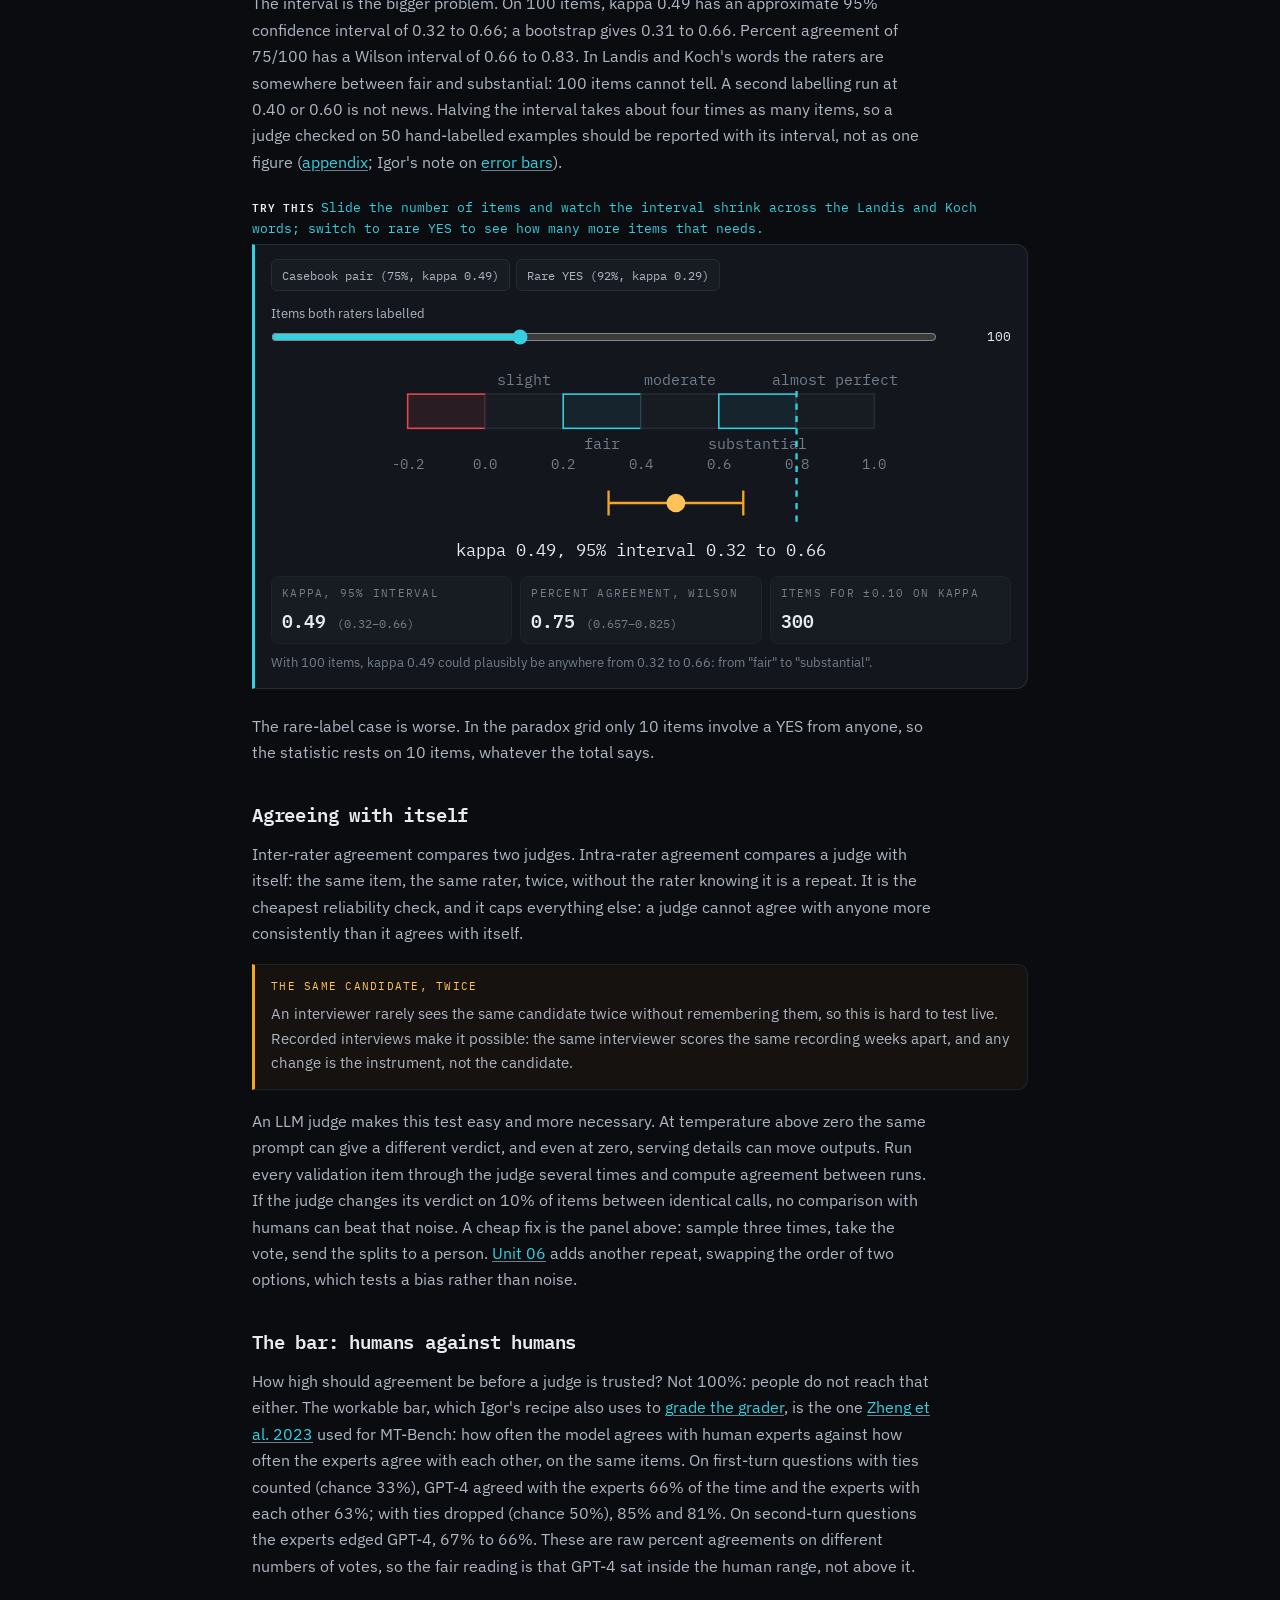
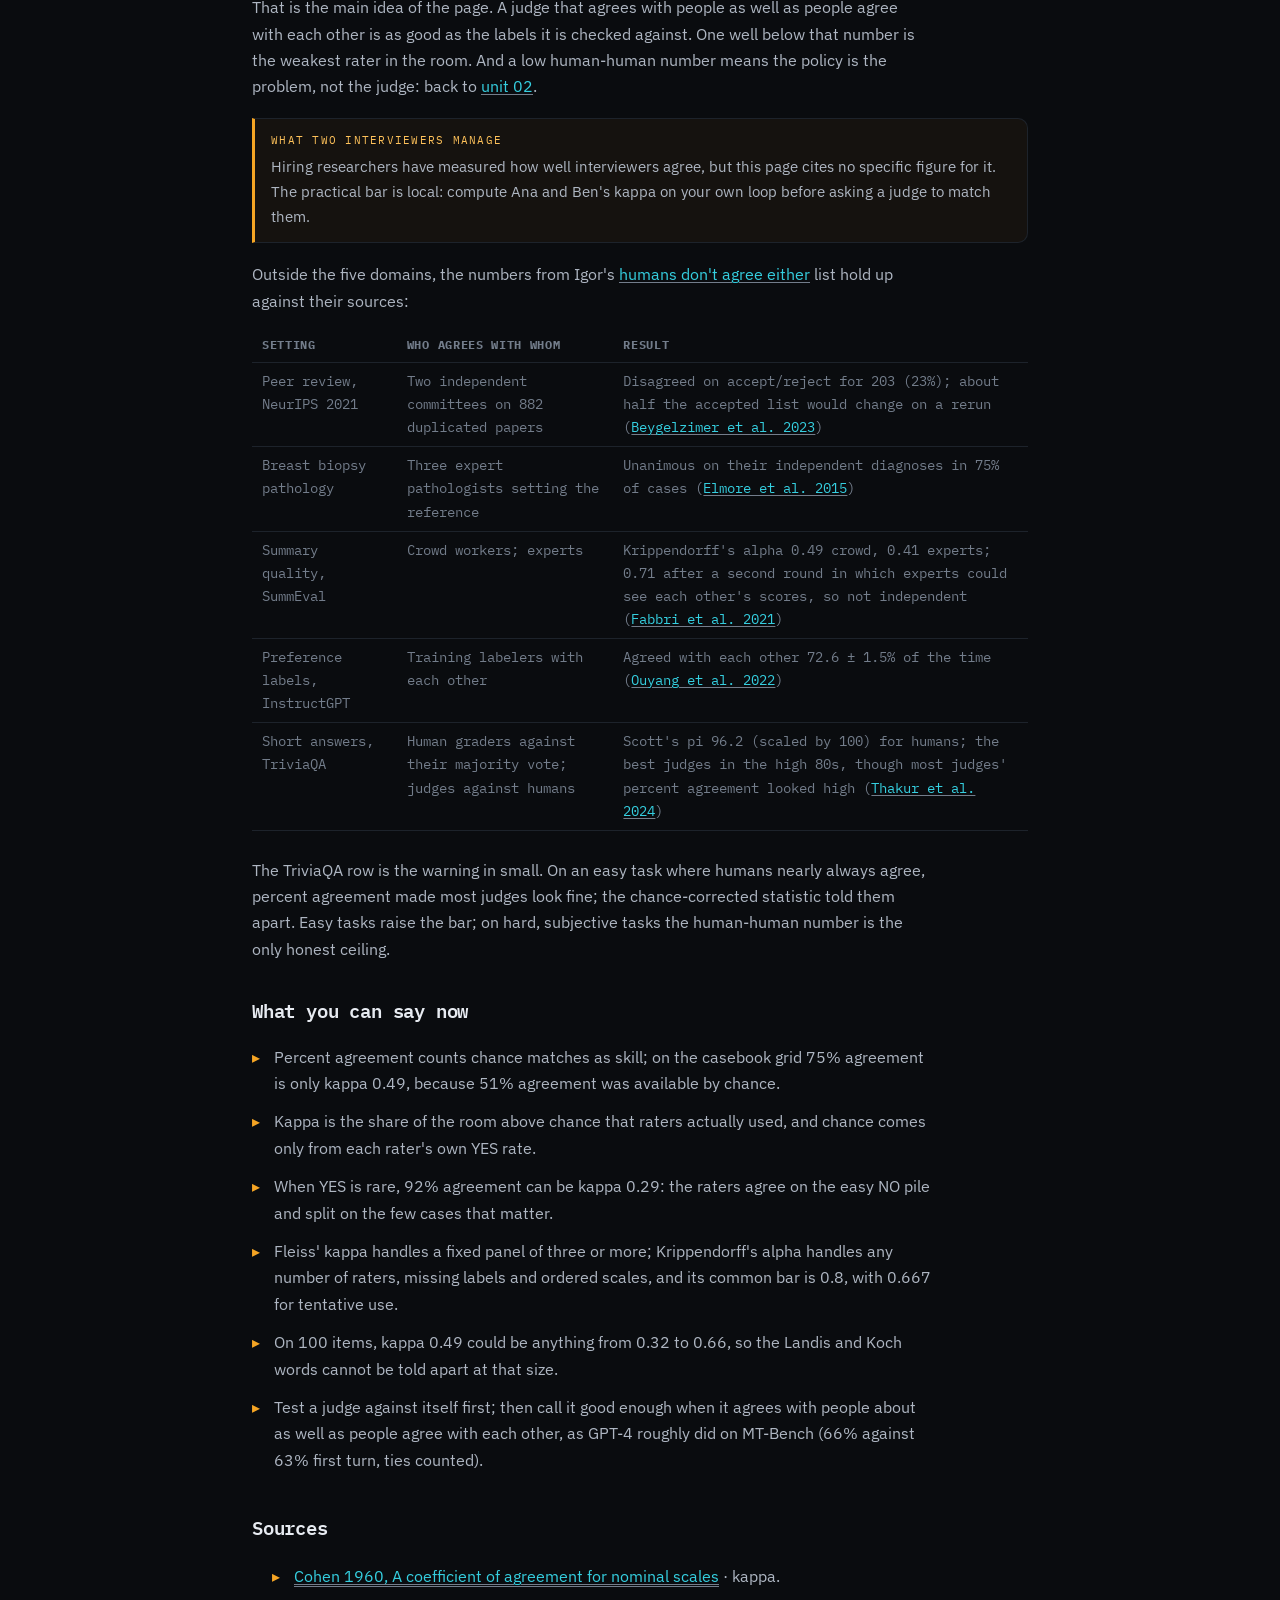
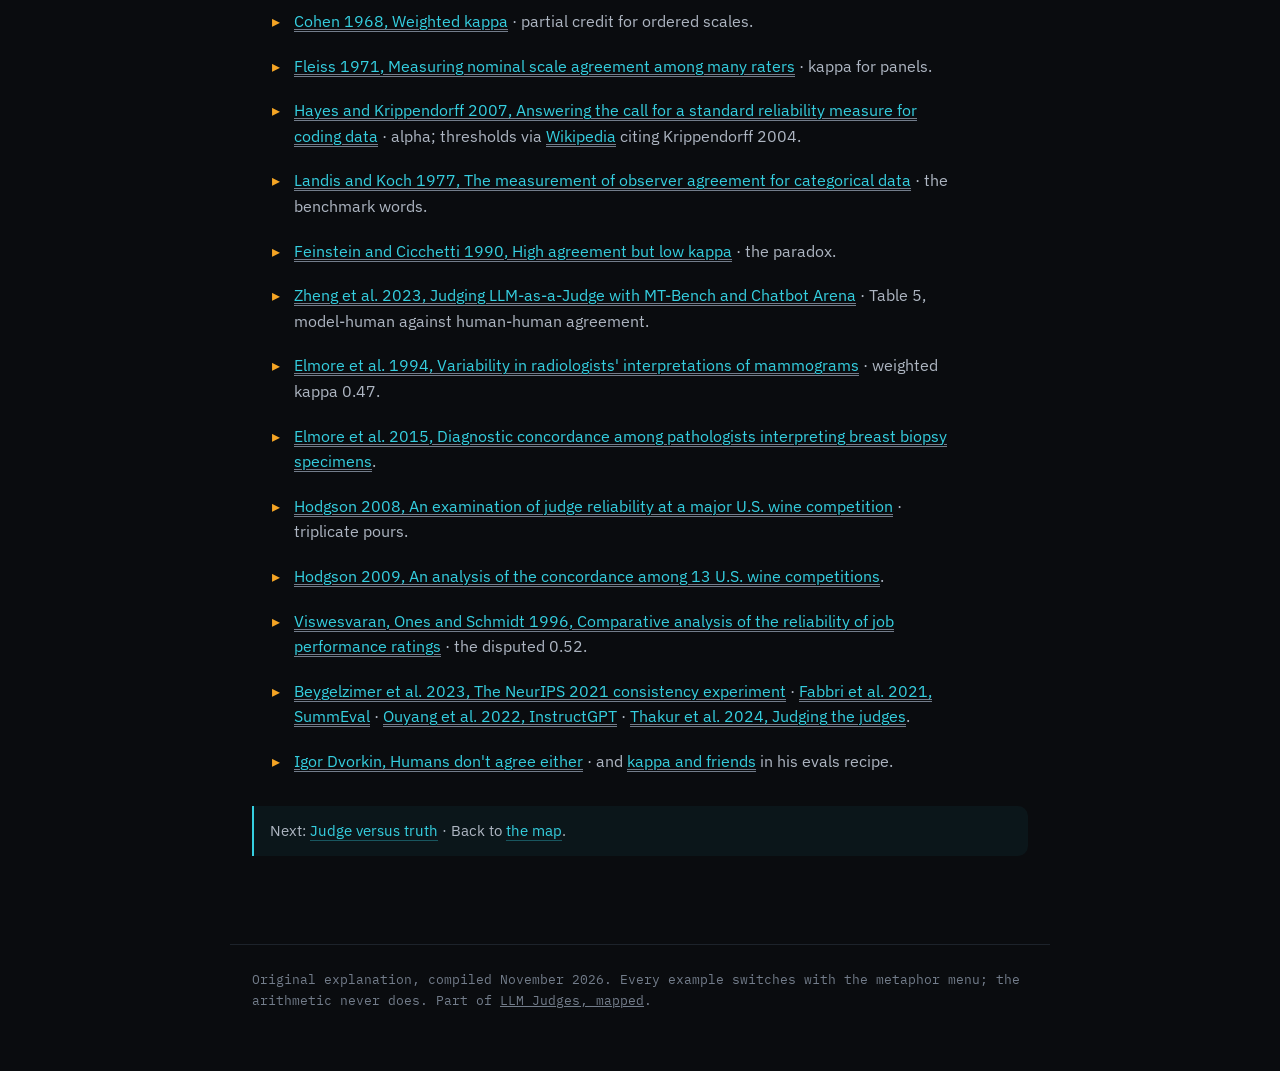
<file: parts/p04.html>
<!DOCTYPE html>
<html lang="en">
<head>
<meta charset="UTF-8" />
<meta name="viewport" content="width=device-width, initial-scale=1.0" />
<title>Do the judges agree? &mdash; LLM Judges, mapped</title>
<meta name="description" content="Inter-rater and intra-rater agreement for LLM judges: why percent agreement flatters, Cohen's kappa, the kappa paradox, Fleiss' kappa, Krippendorff's alpha, confidence intervals, and the bar of human-human agreement." />
<link rel="preconnect" href="https://fonts.googleapis.com" />
<link rel="preconnect" href="https://fonts.gstatic.com" crossorigin />
<link href="https://fonts.googleapis.com/css2?family=IBM+Plex+Mono:wght@400;500;600;700&family=IBM+Plex+Sans:wght@400;500;600;700&display=swap" rel="stylesheet" />
<link rel="stylesheet" href="../paper.css" />
<script src="../site.js"></script>
<style>.front-door{margin:0 auto 0 14px;font-family:'IBM Plex Mono',monospace;font-size:12px;white-space:nowrap;color:inherit;opacity:.72;text-decoration:none}.front-door:hover{opacity:1}@media(max-width:560px){header .bar-in,header .nav-in{flex-wrap:wrap;row-gap:6px}}</style>
</head>
<body>
<header class="bar"><div class="bar-in">
  <div class="brand"><span class="dot"></span>LLM&nbsp;JUDGES&nbsp;//&nbsp;FIELD&nbsp;MAP</div>
  <a class="front-door" href="https://idvorkin-ai-tools.github.io/safety.html">&larr; Front Door</a>
  <a class="back" href="../index.html#measuring">&larr; the map</a>
</div></header>
<main>
  <div class="eyebrow"><span class="box wb mono">MEASURING THE JUDGE &middot; UNIT 04 OF 09</span><span class="mono">percent agreement &middot; kappa &middot; alpha &middot; the human bar</span></div>
  <h1>Do the judges agree?</h1>
  <div class="authors">Before asking whether a judge is right, ask whether two judges, or one judge twice, give the same answer, and how much of that sameness chance alone would buy.</div>

  <div class="tldr"><b>TL;DR &mdash;</b> Percent agreement flatters: two raters who both usually say NO match even when neither is paying attention. <span class="term" data-term="kappa">Cohen's kappa</span> takes out the agreement chance would give, so the casebook's 75% becomes 0.49, and when YES is rare even 92% agreement can be kappa 0.29. At 100 items every one of these numbers has wide error bars. The bar for an LLM judge is agreeing with people about as well as people agree with each other, measured the same way.</div>

  <p class="lead"><span class="term" data-term="reliability">Reliability</span> is the cheap half of trusting a judge. It needs no truth, only a second opinion: another rater, or the same rater again. So it is the first thing to measure, and the first number people get wrong, because the obvious question, &ldquo;how often did they match?&rdquo;, is not the one it seems to be.</p>

  <p>Throughout this page the casebook has two raters, <span class="mx"><span data-m="hire">interviewers Ana and Ben</span><span data-m="review">managers Carla and Dev</span><span data-m="wine">judges Elodie and Femi</span><span data-m="med">Dr Gale and Dr Hart</span><span data-m="ump">umpires Ivo and June</span></span>, each giving a YES or NO on the same 100 <span class="mx"><span data-m="hire">candidates</span><span data-m="review">employees</span><span data-m="wine">wines</span><span data-m="med">mammograms</span><span data-m="ump">pitches</span></span>. In an LLM evaluation the two raters are two human labelers, or one labeler and the LLM judge. The numbers are the same in every domain.</p>

  <div class="mx case">
    <div data-m="hire"><span class="mlabel">Two interviewers, one panel</span><p>Ana and Ben interview the same 100 candidates for the same role, each writing &ldquo;hire&rdquo; or &ldquo;no hire&rdquo; before the debrief, so neither sees the other's call. The company wants to know whether its interview process measures the candidate or the interviewer.</p></div>
    <div data-m="review"><span class="mlabel">Two managers, one calibration</span><p>Carla and Dev each read the same 100 employees' half-year packets and mark &ldquo;exceeds&rdquo; or &ldquo;meets&rdquo; before the calibration meeting. If two informed managers cannot agree on paper, the meeting is negotiating, not measuring.</p></div>
    <div data-m="wine"><span class="mlabel">Two judges, one flight</span><p>Elodie and Femi taste the same 100 wines, poured blind, and each marks &ldquo;medal&rdquo; or &ldquo;no medal&rdquo; before the panel talks. Since nothing outside the panel says which wines deserved a medal, their agreement is most of what the competition can check.</p></div>
    <div data-m="med"><span class="mlabel">Double reading</span><p>Dr Gale and Dr Hart each read the same 100 screening mammograms and decide &ldquo;recall&rdquo; or &ldquo;clear&rdquo;, without seeing the other's report. Several screening programmes double-read routinely; this is the same arrangement used as a measurement.</p></div>
    <div data-m="ump"><span class="mlabel">Two umpires, one video</span><p>Ivo and June each call the same 100 taken pitches from video, &ldquo;strike&rdquo; or &ldquo;ball&rdquo;, without hearing the other's call. In a live game only one umpire calls a pitch, so this is a study design, not normal practice.</p></div>
  </div>

  <h2 id="percent">Percent agreement flatters</h2>
  <figure class="fig"><button type="button" class="media" aria-label="Enlarge figure: a two by two grid. Rows are rater A's verdict, columns are rater B's. Both YES 45, A YES and B NO 15, A NO and B YES 10, both NO 30. The diagonal, 75 items, is agreement; the off-diagonal, 25 items, is disagreement. Rater A says YES on 60 items, rater B on 55."><svg class="dg" viewBox="0 0 440 300" role="img" aria-label="a two by two grid. Rows are rater A's verdict, columns are rater B's. Both YES 45, A YES and B NO 15, A NO and B YES 10, both NO 30. The diagonal, 75 items, is agreement; the off-diagonal, 25 items, is disagreement. Rater A says YES on 60 items, rater B on 55."><title>Two raters on 100 items: 75 agreements, 25 disagreements.</title>
<g class="mx"><text data-m="hire" x="260" y="30" class="t-def" font-size="12" text-anchor="middle" font-weight="600">Ben says</text><text data-m="review" x="260" y="30" class="t-def" font-size="12" text-anchor="middle" font-weight="600">Dev says</text><text data-m="wine" x="260" y="30" class="t-def" font-size="12" text-anchor="middle" font-weight="600">Femi says</text><text data-m="med" x="260" y="30" class="t-def" font-size="12" text-anchor="middle" font-weight="600">Dr Hart says</text><text data-m="ump" x="260" y="30" class="t-def" font-size="12" text-anchor="middle" font-weight="600">June says</text></g>
<g class="mx"><text data-m="hire" x="205.0" y="56" class="t-mid" font-size="11.5" text-anchor="middle">hire</text><text data-m="review" x="205.0" y="56" class="t-mid" font-size="11.5" text-anchor="middle">exceeds</text><text data-m="wine" x="205.0" y="56" class="t-mid" font-size="11.5" text-anchor="middle">medal</text><text data-m="med" x="205.0" y="56" class="t-mid" font-size="11.5" text-anchor="middle">recall</text><text data-m="ump" x="205.0" y="56" class="t-mid" font-size="11.5" text-anchor="middle">strike</text></g>
<g class="mx"><text data-m="hire" x="315.0" y="56" class="t-mid" font-size="11.5" text-anchor="middle">no hire</text><text data-m="review" x="315.0" y="56" class="t-mid" font-size="11.5" text-anchor="middle">meets</text><text data-m="wine" x="315.0" y="56" class="t-mid" font-size="11.5" text-anchor="middle">no medal</text><text data-m="med" x="315.0" y="56" class="t-mid" font-size="11.5" text-anchor="middle">clear</text><text data-m="ump" x="315.0" y="56" class="t-mid" font-size="11.5" text-anchor="middle">ball</text></g>
<g class="mx"><text data-m="hire" x="20" y="150" class="t-def" font-size="12" text-anchor="start" font-weight="600">Ana says</text><text data-m="review" x="20" y="150" class="t-def" font-size="12" text-anchor="start" font-weight="600">Carla says</text><text data-m="wine" x="20" y="150" class="t-def" font-size="12" text-anchor="start" font-weight="600">Elodie says</text><text data-m="med" x="20" y="150" class="t-def" font-size="12" text-anchor="start" font-weight="600">Dr Gale says</text><text data-m="ump" x="20" y="150" class="t-def" font-size="12" text-anchor="start" font-weight="600">Ivo says</text></g>
<g class="mx"><text data-m="hire" x="140" y="114.0" class="t-mid" font-size="11.5" text-anchor="end">hire</text><text data-m="review" x="140" y="114.0" class="t-mid" font-size="11.5" text-anchor="end">exceeds</text><text data-m="wine" x="140" y="114.0" class="t-mid" font-size="11.5" text-anchor="end">medal</text><text data-m="med" x="140" y="114.0" class="t-mid" font-size="11.5" text-anchor="end">recall</text><text data-m="ump" x="140" y="114.0" class="t-mid" font-size="11.5" text-anchor="end">strike</text></g>
<g class="mx"><text data-m="hire" x="140" y="194.0" class="t-mid" font-size="11.5" text-anchor="end">no hire</text><text data-m="review" x="140" y="194.0" class="t-mid" font-size="11.5" text-anchor="end">meets</text><text data-m="wine" x="140" y="194.0" class="t-mid" font-size="11.5" text-anchor="end">no medal</text><text data-m="med" x="140" y="194.0" class="t-mid" font-size="11.5" text-anchor="end">clear</text><text data-m="ump" x="140" y="194.0" class="t-mid" font-size="11.5" text-anchor="end">ball</text></g>
<rect x="150" y="70" width="110" height="80" class="box-ok"/>
<text x="205.0" y="118.0" class="t-ok" font-size="24" text-anchor="middle" font-weight="600">45</text>
<rect x="260" y="70" width="110" height="80" class="box-crit"/>
<text x="315.0" y="118.0" class="t-crit" font-size="24" text-anchor="middle" font-weight="600">15</text>
<rect x="150" y="150" width="110" height="80" class="box-crit"/>
<text x="205.0" y="198.0" class="t-crit" font-size="24" text-anchor="middle" font-weight="600">10</text>
<rect x="260" y="150" width="110" height="80" class="box-ok"/>
<text x="315.0" y="198.0" class="t-ok" font-size="24" text-anchor="middle" font-weight="600">30</text>
<text x="384" y="114.0" class="t-dim" font-size="11" text-anchor="start">60 total</text>
<text x="384" y="194.0" class="t-dim" font-size="11" text-anchor="start">40 total</text>
<text x="205.0" y="250" class="t-dim" font-size="11" text-anchor="middle">55 total</text>
<text x="315.0" y="250" class="t-dim" font-size="11" text-anchor="middle">45 total</text>
<text x="260" y="268" class="t-ok" font-size="12" text-anchor="middle" font-weight="600">agree on 45 + 30 = 75 of 100</text>
<text x="260" y="286" class="t-crit" font-size="11.5" text-anchor="middle">disagree on 15 + 10 = 25</text>
  </svg></button><figcaption>The casebook's two raters, <span class="mx"><span data-m="hire">interviewers Ana and Ben</span><span data-m="review">managers Carla and Dev</span><span data-m="wine">judges Elodie and Femi</span><span data-m="med">Dr Gale and Dr Hart</span><span data-m="ump">umpires Ivo and June</span></span>, on the same 100 <span class="mx"><span data-m="hire">candidates</span><span data-m="review">employees</span><span data-m="wine">wines</span><span data-m="med">mammograms</span><span data-m="ump">pitches</span></span>. Green cells are agreement, red cells disagreement. The totals at the edges are each rater's own habit: <span class="mx"><span data-m="hire">Ana</span><span data-m="review">Carla</span><span data-m="wine">Elodie</span><span data-m="med">Dr Gale</span><span data-m="ump">Ivo</span></span> says <span class="mx"><span data-m="hire">hire</span><span data-m="review">exceeds</span><span data-m="wine">medal</span><span data-m="med">recall</span><span data-m="ump">strike</span></span> on 60, <span class="mx"><span data-m="hire">Ben</span><span data-m="review">Dev</span><span data-m="wine">Femi</span><span data-m="med">Dr Hart</span><span data-m="ump">June</span></span> on 55. Those edge totals are what chance agreement is built from.</figcaption></figure>
  <p>The grid counts every item by the pair of verdicts it got. The diagonal is agreement: both raters called 45 items YES and 30 NO, so they agree on 75 of 100. That is <span class="term" data-term="percent-agreement">percent agreement</span>, or observed agreement, p<sub>o</sub> = 0.75. It is honest and easy to explain, which is why almost every judge report uses it.</p>
  <p>The trouble is what 75% is compared against. On a YES/NO label, two raters flipping coins agree half the time. Two raters who both lean NO agree more often than that without looking at the item. So 75% might be impressive or barely better than guessing, and the number alone cannot say which. Igor's notes put it in one line: <a href="https://idvork.in/ai-testing#humans-dont-agree-either" target="_blank" rel="noopener">percent agreement flatters</a>.</p>
  <p>Percent agreement also counts both kinds of agreement the same. In an LLM eval the interesting cases are usually the YES ones, such as a response that breaks the policy, and two raters can score high on the easy NO pile while disagreeing on most of those. Keep the whole grid. Its off-diagonal cells (15 items where <span class="mx"><span data-m="hire">Ana</span><span data-m="review">Carla</span><span data-m="wine">Elodie</span><span data-m="med">Dr Gale</span><span data-m="ump">Ivo</span></span> said <span class="mx"><span data-m="hire">hire</span><span data-m="review">exceeds</span><span data-m="wine">medal</span><span data-m="med">recall</span><span data-m="ump">strike</span></span> and <span class="mx"><span data-m="hire">Ben</span><span data-m="review">Dev</span><span data-m="wine">Femi</span><span data-m="med">Dr Hart</span><span data-m="ump">June</span></span> said <span class="mx"><span data-m="hire">no hire</span><span data-m="review">meets</span><span data-m="wine">no medal</span><span data-m="med">clear</span><span data-m="ump">ball</span></span>, 10 the other way) show where the policy is unclear: the best material for rewriting the rubric in <a href="p02.html">unit 02</a>.</p>

  <h2 id="kappa">Subtracting chance: Cohen's kappa</h2>
  <p>Jacob Cohen's fix (<a href="https://doi.org/10.1177/001316446002000104" target="_blank" rel="noopener">Cohen 1960</a>), first used for psychologists coding the same behaviour, asks how often the raters would match if each kept their own habit but answered at random. Rater A says YES on 60 of 100 items, rater B on 55. If they decided independently, both would say YES on 0.60 &times; 0.55 = 33% of items and both NO on 0.40 &times; 0.45 = 18%. <span class="term" data-term="chance-agreement">Chance agreement</span> is p<sub>e</sub> = 0.51.</p>
  <figure class="fig wide"><button type="button" class="media" aria-label="Enlarge figure: two horizontal bars on a 0 to 100 percent axis. Observed agreement is 75 percent: 45 items both YES plus 30 both NO. Chance agreement is 51 percent: 0.60 times 0.55, which is 33, plus 0.40 times 0.45, which is 18. The 24 points between 51 and 75 are agreement beyond chance, out of 49 points possible between 51 and 100, so kappa is 24 over 49, or 0.49."><svg class="dg" viewBox="0 0 640 264" role="img" aria-label="two horizontal bars on a 0 to 100 percent axis. Observed agreement is 75 percent: 45 items both YES plus 30 both NO. Chance agreement is 51 percent: 0.60 times 0.55, which is 33, plus 0.40 times 0.45, which is 18. The 24 points between 51 and 75 are agreement beyond chance, out of 49 points possible between 51 and 100, so kappa is 24 over 49, or 0.49."><title>Observed agreement 75 percent against chance agreement 51 percent; kappa 0.49.</title>
<text x="100" y="58" class="t-ink" font-size="12" text-anchor="end" font-weight="600">observed</text>
<text x="100" y="128" class="t-ink" font-size="12" text-anchor="end" font-weight="600">chance</text>
<rect x="110" y="40" width="216.0" height="28" class="box-ok"/>
<rect x="326.0" y="40" width="144.0" height="28" class="box-ok"/>
<g class="mx"><text data-m="hire" x="218.0" y="59" class="t-ink" font-size="11" text-anchor="middle">both hire 45</text><text data-m="review" x="218.0" y="59" class="t-ink" font-size="11" text-anchor="middle">both exceeds 45</text><text data-m="wine" x="218.0" y="59" class="t-ink" font-size="11" text-anchor="middle">both medal 45</text><text data-m="med" x="218.0" y="59" class="t-ink" font-size="11" text-anchor="middle">both recall 45</text><text data-m="ump" x="218.0" y="59" class="t-ink" font-size="11" text-anchor="middle">both strike 45</text></g>
<g class="mx"><text data-m="hire" x="398.0" y="59" class="t-ink" font-size="11" text-anchor="middle">both no hire 30</text><text data-m="review" x="398.0" y="59" class="t-ink" font-size="11" text-anchor="middle">both meets 30</text><text data-m="wine" x="398.0" y="59" class="t-ink" font-size="11" text-anchor="middle">both no medal 30</text><text data-m="med" x="398.0" y="59" class="t-ink" font-size="11" text-anchor="middle">both clear 30</text><text data-m="ump" x="398.0" y="59" class="t-ink" font-size="11" text-anchor="middle">both ball 30</text></g>
<text x="478.0" y="59" class="t-ok" font-size="12" text-anchor="start" font-weight="600">75%</text>
<rect x="110" y="110" width="158.4" height="28" class="box"/>
<rect x="268.4" y="110" width="86.39999999999999" height="28" class="box"/>
<text x="189.2" y="129" class="t-mid" font-size="11" text-anchor="middle">0.60 × 0.55 = 0.33</text>
<text x="311.59999999999997" y="129" class="t-mid" font-size="10.5" text-anchor="middle">0.40 × 0.45</text>
<text x="362.8" y="129" class="t-dim" font-size="12" text-anchor="start" font-weight="600">51%</text>
<line x1="110" y1="160" x2="590.0" y2="160" class="grid"/>
<line x1="110.0" y1="156" x2="110.0" y2="164" class="grid"/>
<text x="110.0" y="178" class="t-dim" font-size="10.5" text-anchor="middle">0%</text>
<line x1="230.0" y1="156" x2="230.0" y2="164" class="grid"/>
<text x="230.0" y="178" class="t-dim" font-size="10.5" text-anchor="middle">25%</text>
<line x1="350.0" y1="156" x2="350.0" y2="164" class="grid"/>
<text x="350.0" y="178" class="t-dim" font-size="10.5" text-anchor="middle">50%</text>
<line x1="470.0" y1="156" x2="470.0" y2="164" class="grid"/>
<text x="470.0" y="178" class="t-dim" font-size="10.5" text-anchor="middle">75%</text>
<line x1="590.0" y1="156" x2="590.0" y2="164" class="grid"/>
<text x="590.0" y="178" class="t-dim" font-size="10.5" text-anchor="middle">100%</text>
<line x1="354.8" y1="196" x2="470.0" y2="196" class="ln-def"/>
<line x1="354.8" y1="190" x2="354.8" y2="202" class="ln-def"/><line x1="470.0" y1="190" x2="470.0" y2="202" class="ln-def"/>
<text x="412.4" y="216" class="t-def" font-size="11" text-anchor="middle">beyond chance: 24</text>
<line x1="354.8" y1="232" x2="590.0" y2="232" class="ln"/>
<line x1="354.8" y1="226" x2="354.8" y2="238" class="ln"/><line x1="590.0" y1="226" x2="590.0" y2="238" class="ln"/>
<text x="472.4" y="252" class="t-dim" font-size="11" text-anchor="middle">room beyond chance: 49</text>
<text x="230.0" y="216" class="t-off" font-size="13" text-anchor="middle" font-weight="600">kappa = 24 / 49</text>
<text x="230.0" y="234" class="t-off" font-size="13" text-anchor="middle" font-weight="600">= 0.49</text>
  </svg></button><figcaption>Kappa asks what share of the room above chance the raters actually used. The chance bar comes only from the edge totals of the grid: two raters who called <span class="mx"><span data-m="hire">hire</span><span data-m="review">exceeds</span><span data-m="wine">medal</span><span data-m="med">recall</span><span data-m="ump">strike</span></span> on 60% and 55% of <span class="mx"><span data-m="hire">candidates</span><span data-m="review">employees</span><span data-m="wine">wines</span><span data-m="med">mammograms</span><span data-m="ump">pitches</span></span> at random would still match 51% of the time.</figcaption></figure>
  <div class="worked"><span class="k">Worked &middot; casebook two raters</span>
    <div class="eq">&kappa; = (p<sub>o</sub> &minus; p<sub>e</sub>) / (1 &minus; p<sub>e</sub>) = (0.75 &minus; 0.51) / (1 &minus; 0.51) = 0.24 / 0.49 = 0.49</div>
    <p>Kappa is 1 when raters agree on everything, 0 when they agree exactly as often as chance predicts, and negative when they agree less. 0.49 means they used about half the room above chance. Scott's pi, which builds chance from the two raters' pooled YES rate, gives 0.489 here; Krippendorff's alpha gives 0.491. On a clean two-rater grid they nearly coincide. Derivation and standard error are in <a href="math.html#kappa">the appendix</a>.</p>
  </div>
  <p>p<sub>e</sub> depends only on the edge totals, each rater's YES rate. That is the point: kappa rewards raters for agreeing on <em>which</em> items get YES, not for sharing a habit of saying YES. Two lenient raters get no credit for being lenient together.</p>
  <p class="lab-try"><b>Try this</b>Pick a preset, then drag the prevalence slider toward 0%: percent agreement stays put while kappa falls, because the chance bar grows.</p>
  <div class="lab" data-lab="kappa"></div>
  <p>For an LLM judge, Cohen's kappa is the right first number when comparing the judge's YES/NO verdicts with one human's labels, or two humans with each other. Igor's evals recipe uses it and <a href="https://idvork.in/subjective-evals#agreement-kappa-and-friends" target="_blank" rel="noopener">its relatives</a> for both checks. Report it next to percent agreement and the grid, not instead of them.</p>

  <h2 id="paradox">The kappa paradox and rare failures</h2>
  <figure class="fig"><button type="button" class="media" aria-label="Enlarge figure: a two by two grid for a rare YES label. Both YES 2, A YES and B NO 4, A NO and B YES 4, both NO 90. Each rater says YES on 6 items. Agreement is 92 percent, chance agreement 88.7 percent, kappa 0.29."><svg class="dg" viewBox="0 0 440 300" role="img" aria-label="a two by two grid for a rare YES label. Both YES 2, A YES and B NO 4, A NO and B YES 4, both NO 90. Each rater says YES on 6 items. Agreement is 92 percent, chance agreement 88.7 percent, kappa 0.29."><title>The kappa paradox: 92 percent agreement, kappa 0.29.</title>
<g class="mx"><text data-m="hire" x="260" y="30" class="t-def" font-size="12" text-anchor="middle" font-weight="600">Ben says</text><text data-m="review" x="260" y="30" class="t-def" font-size="12" text-anchor="middle" font-weight="600">Dev says</text><text data-m="wine" x="260" y="30" class="t-def" font-size="12" text-anchor="middle" font-weight="600">Femi says</text><text data-m="med" x="260" y="30" class="t-def" font-size="12" text-anchor="middle" font-weight="600">Dr Hart says</text><text data-m="ump" x="260" y="30" class="t-def" font-size="12" text-anchor="middle" font-weight="600">June says</text></g>
<g class="mx"><text data-m="hire" x="205.0" y="56" class="t-mid" font-size="11.5" text-anchor="middle">hire</text><text data-m="review" x="205.0" y="56" class="t-mid" font-size="11.5" text-anchor="middle">exceeds</text><text data-m="wine" x="205.0" y="56" class="t-mid" font-size="11.5" text-anchor="middle">medal</text><text data-m="med" x="205.0" y="56" class="t-mid" font-size="11.5" text-anchor="middle">recall</text><text data-m="ump" x="205.0" y="56" class="t-mid" font-size="11.5" text-anchor="middle">strike</text></g>
<g class="mx"><text data-m="hire" x="315.0" y="56" class="t-mid" font-size="11.5" text-anchor="middle">no hire</text><text data-m="review" x="315.0" y="56" class="t-mid" font-size="11.5" text-anchor="middle">meets</text><text data-m="wine" x="315.0" y="56" class="t-mid" font-size="11.5" text-anchor="middle">no medal</text><text data-m="med" x="315.0" y="56" class="t-mid" font-size="11.5" text-anchor="middle">clear</text><text data-m="ump" x="315.0" y="56" class="t-mid" font-size="11.5" text-anchor="middle">ball</text></g>
<g class="mx"><text data-m="hire" x="20" y="150" class="t-def" font-size="12" text-anchor="start" font-weight="600">Ana says</text><text data-m="review" x="20" y="150" class="t-def" font-size="12" text-anchor="start" font-weight="600">Carla says</text><text data-m="wine" x="20" y="150" class="t-def" font-size="12" text-anchor="start" font-weight="600">Elodie says</text><text data-m="med" x="20" y="150" class="t-def" font-size="12" text-anchor="start" font-weight="600">Dr Gale says</text><text data-m="ump" x="20" y="150" class="t-def" font-size="12" text-anchor="start" font-weight="600">Ivo says</text></g>
<g class="mx"><text data-m="hire" x="140" y="114.0" class="t-mid" font-size="11.5" text-anchor="end">hire</text><text data-m="review" x="140" y="114.0" class="t-mid" font-size="11.5" text-anchor="end">exceeds</text><text data-m="wine" x="140" y="114.0" class="t-mid" font-size="11.5" text-anchor="end">medal</text><text data-m="med" x="140" y="114.0" class="t-mid" font-size="11.5" text-anchor="end">recall</text><text data-m="ump" x="140" y="114.0" class="t-mid" font-size="11.5" text-anchor="end">strike</text></g>
<g class="mx"><text data-m="hire" x="140" y="194.0" class="t-mid" font-size="11.5" text-anchor="end">no hire</text><text data-m="review" x="140" y="194.0" class="t-mid" font-size="11.5" text-anchor="end">meets</text><text data-m="wine" x="140" y="194.0" class="t-mid" font-size="11.5" text-anchor="end">no medal</text><text data-m="med" x="140" y="194.0" class="t-mid" font-size="11.5" text-anchor="end">clear</text><text data-m="ump" x="140" y="194.0" class="t-mid" font-size="11.5" text-anchor="end">ball</text></g>
<rect x="150" y="70" width="110" height="80" class="box-ok"/>
<text x="205.0" y="118.0" class="t-ok" font-size="24" text-anchor="middle" font-weight="600">2</text>
<rect x="260" y="70" width="110" height="80" class="box-crit"/>
<text x="315.0" y="118.0" class="t-crit" font-size="24" text-anchor="middle" font-weight="600">4</text>
<rect x="150" y="150" width="110" height="80" class="box-crit"/>
<text x="205.0" y="198.0" class="t-crit" font-size="24" text-anchor="middle" font-weight="600">4</text>
<rect x="260" y="150" width="110" height="80" class="box-ok"/>
<text x="315.0" y="198.0" class="t-ok" font-size="24" text-anchor="middle" font-weight="600">90</text>
<text x="384" y="114.0" class="t-dim" font-size="11" text-anchor="start">6 total</text>
<text x="384" y="194.0" class="t-dim" font-size="11" text-anchor="start">94 total</text>
<text x="205.0" y="250" class="t-dim" font-size="11" text-anchor="middle">6 total</text>
<text x="315.0" y="250" class="t-dim" font-size="11" text-anchor="middle">94 total</text>
<text x="260" y="268" class="t-ink" font-size="12" text-anchor="middle" font-weight="600">agreement 92%  ·  chance 88.7%</text>
<text x="260" y="288" class="t-off" font-size="13" text-anchor="middle" font-weight="600">kappa 0.29</text>
  </svg></button><figcaption>Same two raters, a rarer label. Almost all the agreement is the 90 <span class="mx"><span data-m="hire">candidates</span><span data-m="review">employees</span><span data-m="wine">wines</span><span data-m="med">mammograms</span><span data-m="ump">pitches</span></span> both call <span class="mx"><span data-m="hire">no hire</span><span data-m="review">meets</span><span data-m="wine">no medal</span><span data-m="med">clear</span><span data-m="ump">ball</span></span>, which two raters who almost always say <span class="mx"><span data-m="hire">no hire</span><span data-m="review">meets</span><span data-m="wine">no medal</span><span data-m="med">clear</span><span data-m="ump">ball</span></span> would match on anyway. Of the 10 items either one flagged as <span class="mx"><span data-m="hire">hire</span><span data-m="review">exceeds</span><span data-m="wine">medal</span><span data-m="med">recall</span><span data-m="ump">strike</span></span>, they share 2.</figcaption></figure>
  <p>Now change only how common YES is. The same two raters judge a rare label: each says YES on 6 of 100 items. They agree on 92, 2 YES and 90 NO. Chance agreement is 0.06 &times; 0.06 + 0.94 &times; 0.94 = 0.887, so almost all of that 92% came free. Kappa is (0.92 &minus; 0.887) / (1 &minus; 0.887) = 0.29.</p>
  <p><button type="button" class="lab-go" data-lab-go="kappa" data-p="paradox">Load this grid into the agreement widget above</button></p>
  <p>Feinstein and Cicchetti called this &ldquo;high agreement but low kappa&rdquo;, the <span class="term" data-term="kappa-paradox">kappa paradox</span> (<a href="https://doi.org/10.1016/0895-4356(90)90158-L" target="_blank" rel="noopener">Feinstein and Cicchetti 1990</a>). It is a paradox only if kappa is read as a grade. Read as a question, it is right: on the only items where anything happened, the raters' YES calls overlap on 2 of the 10 items either one flagged. A screening judge with that record would miss most of what its partner caught.</p>
  <div class="mx case">
    <div data-m="hire"><span class="mlabel">Rare in hiring</span><p>For a senior role where the bar is high, nearly every candidate is a &ldquo;no hire&rdquo;. Ana and Ben can agree 92% of the time and still disagree on most of the few people they would actually hire. That is the number the hiring manager cares about.</p></div>
    <div data-m="review"><span class="mlabel">Rare in reviews</span><p>If &ldquo;exceeds&rdquo; is reserved for a small share of employees, Carla and Dev agree on the large &ldquo;meets&rdquo; group by default. The question that matters for pay and promotion is whether they pick the same few, and kappa says they mostly do not.</p></div>
    <div data-m="wine"><span class="mlabel">Rare at the competition</span><p>When only a handful of wines in a flight earn a medal, Elodie and Femi agree on the many &ldquo;no medal&rdquo; glasses easily. Whether their medal lists overlap is the real test, and in this grid they share 2 of 10 flagged wines.</p></div>
    <div data-m="med"><span class="mlabel">Rare in screening</span><p>Most screening mammograms are normal, so Dr Gale and Dr Hart agree on the &ldquo;clear&rdquo; films almost automatically. Screening is about the rare abnormal ones, and those are where their calls part.</p></div>
    <div data-m="ump"><span class="mlabel">Rare behind the plate</span><p>Suppose the sample is mostly pitches thrown well off the plate, so a called strike is rare. Ivo and June agree on the obvious balls without effort; the few strikes are where their calls part.</p></div>
  </div>
  <p>This is the normal case for LLM judges. Safety violations, made-up citations and broken tool calls are rare by design, and the judge exists to find them. Three habits follow. Report agreement on YES cases separately from agreement on NO cases, so a big easy pile cannot hide a small hard one. Add likely failures to the validation set so the YES class has enough items to measure; unit 05 covers what that does to precision. And when kappa is low but percent agreement high, check the <span class="term" data-term="prevalence">prevalence</span> before blaming the raters. The arithmetic is in <a href="math.html#paradox">the appendix</a>.</p>

  <h2 id="many">Three or more judges, and ordered scales</h2>
  <p>Cohen's kappa is for exactly two raters. Panels are common, and so are setups where many raters each label a subset. Joseph Fleiss extended kappa to any fixed number of raters per item, giving <span class="term" data-term="fleiss-kappa">Fleiss' kappa</span> (<a href="https://doi.org/10.1037/h0031619" target="_blank" rel="noopener">Fleiss 1971</a>). The idea is the same: on each item, count the share of rater pairs that agree, average over items, and compare with the pair agreement chance would give from the overall YES rate. Because it pools the raters' YES rates, it extends Scott's pi rather than Cohen's kappa, despite the name.</p>
  <figure class="fig"><button type="button" class="media" aria-label="Enlarge figure: a bar chart of 100 items by how many of three judges voted YES. Three YES votes: 35 items. Two: 15. One: 12. None: 38. The 73 unanimous items are green, the 27 split items red. Fleiss' kappa is 0.64 and Krippendorff's alpha 0.641."><svg class="dg" viewBox="0 0 480 290" role="img" aria-label="a bar chart of 100 items by how many of three judges voted YES. Three YES votes: 35 items. Two: 15. One: 12. None: 38. The 73 unanimous items are green, the 27 split items red. Fleiss' kappa is 0.64 and Krippendorff's alpha 0.641."><title>Three judges on 100 items: 73 unanimous, 27 split; Fleiss' kappa 0.64.</title>
<rect x="70" y="60.0" width="70" height="140.0" class="box-ok"/>
<text x="105" y="52.0" class="t-ok" font-size="14" text-anchor="middle" font-weight="600">35</text>
<text x="105" y="218" class="t-ink" font-size="11.5" text-anchor="middle">3 YES</text>
<rect x="160" y="140.0" width="70" height="60.0" class="box-crit"/>
<text x="195" y="132.0" class="t-crit" font-size="14" text-anchor="middle" font-weight="600">15</text>
<text x="195" y="218" class="t-ink" font-size="11.5" text-anchor="middle">2 YES</text>
<rect x="250" y="152.0" width="70" height="48.0" class="box-crit"/>
<text x="285" y="144.0" class="t-crit" font-size="14" text-anchor="middle" font-weight="600">12</text>
<text x="285" y="218" class="t-ink" font-size="11.5" text-anchor="middle">1 YES</text>
<rect x="340" y="48.0" width="70" height="152.0" class="box-ok"/>
<text x="375" y="40.0" class="t-ok" font-size="14" text-anchor="middle" font-weight="600">38</text>
<text x="375" y="218" class="t-ink" font-size="11.5" text-anchor="middle">0 YES</text>
<line x1="60" y1="200" x2="420" y2="200" class="ln"/>
<g class="mx"><text data-m="hire" x="240" y="236" class="t-mid" font-size="11.5" text-anchor="middle">YES = hire</text><text data-m="review" x="240" y="236" class="t-mid" font-size="11.5" text-anchor="middle">YES = exceeds</text><text data-m="wine" x="240" y="236" class="t-mid" font-size="11.5" text-anchor="middle">YES = medal</text><text data-m="med" x="240" y="236" class="t-mid" font-size="11.5" text-anchor="middle">YES = recall</text><text data-m="ump" x="240" y="236" class="t-mid" font-size="11.5" text-anchor="middle">YES = strike</text></g>
<text x="240" y="22" class="t-dim" font-size="11" text-anchor="middle">100 items, three judges each</text>
<text x="240" y="260" class="t-ink" font-size="11.5" text-anchor="middle" font-weight="600">unanimous 35 + 38 = 73  ·  split 27</text>
<text x="240" y="280" class="t-off" font-size="12" text-anchor="middle" font-weight="600">Fleiss' kappa 0.64  ·  alpha 0.641</text>
  </svg></button><figcaption>Three <span class="mx"><span data-m="hire">interviewers</span><span data-m="review">managers</span><span data-m="wine">competition judges</span><span data-m="med">radiologists</span><span data-m="ump">umpires</span></span> per item. The two tall green bars are the easy <span class="mx"><span data-m="hire">candidates</span><span data-m="review">employees</span><span data-m="wine">wines</span><span data-m="med">mammograms</span><span data-m="ump">pitches</span></span>, where everyone agrees; the short red bars in the middle are where the real disagreement lives. Fleiss' kappa compares the share of agreeing pairs (0.82) with what three random raters calling <span class="mx"><span data-m="hire">hire</span><span data-m="review">exceeds</span><span data-m="wine">medal</span><span data-m="med">recall</span><span data-m="ump">strike</span></span> 49% of the time would get (0.50).</figcaption></figure>
  <div class="worked"><span class="k">Worked &middot; casebook three judges</span>
    <p>100 items, three judges each. 35 items got three YES votes, 15 got two, 12 got one, 38 got none. On a unanimous item all three pairs agree; on a 2&ndash;1 split, one pair of three does. Mean pair agreement is (73 &times; 1 + 27 &times; 1/3) / 100 = 0.82. The overall YES rate is 0.49, so chance pair agreement is 0.49&sup2; + 0.51&sup2; = 0.50.</p>
    <div class="eq">Fleiss' &kappa; = (0.82 &minus; 0.50) / (1 &minus; 0.50) = 0.64</div>
    <p>Krippendorff's alpha on the same data is 0.641. Derivation in <a href="math.html#fleiss">the appendix</a>.</p>
  </div>
  <div class="mx case">
    <div data-m="hire"><span class="mlabel">The interview panel</span><p>A loop of three interviewers each writes a verdict before the debrief. On 73 of 100 candidates the loop is unanimous; the 27 split candidates are where the debrief earns its time, and where a single interviewer's habit decides the outcome if nobody looks.</p></div>
    <div data-m="review"><span class="mlabel">The calibration committee</span><p>Three managers rate every packet in a group. The unanimous 73 can go through quickly; the 27 splits are what the calibration meeting should spend its hour on.</p></div>
    <div data-m="wine"><span class="mlabel">The three-judge panel</span><p>A typical competition panel seats several judges per flight. Unanimous wines are easy; the 27 split wines are where the panel chair or a discussion settles the medal.</p></div>
    <div data-m="med"><span class="mlabel">Triple reading</span><p>Some programmes send discordant double reads to a third reader for arbitration. With three readers on every film, 73 of 100 get the same call from all; the 27 split films are the ones arbitration exists for.</p></div>
    <div data-m="ump"><span class="mlabel">The umpire crew on review</span><p>Three umpires call each taken pitch from video. Unanimous on 73 pitches; the 27 split pitches are the edges of the zone, which is also where tracking cameras matter most.</p></div>
  </div>
  <p>For LLM judges the three-rater case shows up two ways. Several humans label the same <span class="term" data-term="gold-set">gold</span> items, and Fleiss' kappa says whether the policy is clear enough to act as truth. Or several judge calls (different models, or one model sampled several times) vote on each item, and the split items go to a person.</p>

  <p id="alpha"><b>Krippendorff's alpha.</b> <span class="term" data-term="krippendorff-alpha">Krippendorff's alpha</span> comes from content analysis, where coders often label different subsets and data has gaps. It measures disagreement: one minus the disagreement observed over the disagreement chance would give. So one formula handles any number of raters, missing labels, and any kind of scale (categories, ranks or numbers), with a distance function to match (<a href="https://doi.org/10.1080/19312450709336664" target="_blank" rel="noopener">Hayes and Krippendorff 2007</a>). On the casebook it tracks the kappas: 0.491 for the two raters, 0.641 for the three judges.</p>
  <p>Alpha also has the most-quoted threshold in the field. Krippendorff's guidance (as summarised on <a href="https://en.wikipedia.org/wiki/Krippendorff%27s_alpha" target="_blank" rel="noopener">Wikipedia</a> from his 2004 textbook): rely on data with &alpha; &ge; 0.800, use 0.667 to 0.800 only for tentative conclusions, discard data below that, and set the minimum by what a wrong conclusion would cost. By that bar, no casebook rater pair is ready to be treated as truth (<a href="math.html#alpha">appendix</a>).</p>
  <p><b>Weighted kappa.</b> Many judges give a 1&ndash;5 score, not YES/NO. Plain kappa treats a 4 against a 5 as the same miss as a 1 against a 5. <span class="term" data-term="weighted-kappa">Weighted kappa</span> (<a href="https://doi.org/10.1037/h0026256" target="_blank" rel="noopener">Cohen 1968</a>) gives partial credit by distance, so near misses cost little and far misses a lot. Alpha with a rank or number distance does the same job. The mammography study below reports this kind of number. Look at the full score grid too: one number hides whether disagreements are scattered or one rater runs a point high (<a href="math.html#weighted">appendix</a>).</p>

  <h2 id="benchmarks">Benchmark words and error bars</h2>
  <figure class="fig wide"><button type="button" class="media" aria-label="Enlarge figure: a scale from 0 to 1 divided into the Landis and Koch bands: slight, fair, moderate, substantial, almost perfect. The casebook values are marked: the paradox grid at 0.29, the two raters at 0.49 with a 95 percent interval from 0.32 to 0.66, and the three judges at 0.64. Dashed lines mark Krippendorff's 0.8 and tentative 0.667 thresholds."><svg class="dg" viewBox="0 0 680 240" role="img" aria-label="a scale from 0 to 1 divided into the Landis and Koch bands: slight, fair, moderate, substantial, almost perfect. The casebook values are marked: the paradox grid at 0.29, the two raters at 0.49 with a 95 percent interval from 0.32 to 0.66, and the three judges at 0.64. Dashed lines mark Krippendorff's 0.8 and tentative 0.667 thresholds."><title>Casebook kappas on the Landis and Koch scale, with the two-rater confidence interval.</title>
<rect x="40" y="40" width="120.0" height="26" class="box"/>
<text x="100.0" y="58" class="t-mid" font-size="11" text-anchor="middle">slight</text>
<rect x="160.0" y="40" width="120.0" height="26" class="box-def"/>
<text x="220.0" y="58" class="t-mid" font-size="11" text-anchor="middle">fair</text>
<rect x="280.0" y="40" width="119.99999999999997" height="26" class="box"/>
<text x="340.0" y="58" class="t-mid" font-size="11" text-anchor="middle">moderate</text>
<rect x="400.0" y="40" width="120.00000000000004" height="26" class="box-def"/>
<text x="460.0" y="58" class="t-mid" font-size="11" text-anchor="middle">substantial</text>
<rect x="520.0" y="40" width="119.99999999999997" height="26" class="box"/>
<text x="580.0" y="58" class="t-mid" font-size="11" text-anchor="middle">almost perfect</text>
<text x="40" y="84" class="t-dim" font-size="10.5" text-anchor="middle">0</text>
<text x="160.0" y="84" class="t-dim" font-size="10.5" text-anchor="middle">0.2</text>
<text x="280.0" y="84" class="t-dim" font-size="10.5" text-anchor="middle">0.4</text>
<text x="400.0" y="84" class="t-dim" font-size="10.5" text-anchor="middle">0.6</text>
<text x="520.0" y="84" class="t-dim" font-size="10.5" text-anchor="middle">0.8</text>
<text x="640" y="84" class="t-dim" font-size="10.5" text-anchor="middle">1</text>
<text x="40" y="24" class="t-dim" font-size="11" text-anchor="start">Landis &amp; Koch words for kappa (1977)</text>
<circle cx="214.0" cy="120" r="6" fill="var(--off)"/>
<text x="214.0" y="108" class="t-ink" font-size="11" text-anchor="middle">paradox grid 0.29</text>
<line x1="232.0" y1="160" x2="436.0" y2="160" class="ln-off" stroke-width="3"/>
<line x1="232.0" y1="153" x2="232.0" y2="167" class="ln-off"/><line x1="436.0" y1="153" x2="436.0" y2="167" class="ln-off"/>
<circle cx="334.0" cy="160" r="6" fill="var(--off)"/>
<text x="334.0" y="148" class="t-ink" font-size="11" text-anchor="middle">two raters 0.49, CI 0.32–0.66</text>
<circle cx="424.0" cy="200" r="6" fill="var(--off)"/>
<text x="414.0" y="204" class="t-ink" font-size="11" text-anchor="end">three judges 0.64</text>
<line x1="520.0" y1="96" x2="520.0" y2="220" class="ln-def" stroke-dasharray="4 4"/>
<text x="526.0" y="112" class="t-def" font-size="10.5" text-anchor="start">alpha ≥ 0.8</text>
<line x1="440.20000000000005" y1="96" x2="440.20000000000005" y2="220" class="ln-def" stroke-dasharray="2 4"/>
<text x="446.20000000000005" y="230" class="t-def" font-size="10.5" text-anchor="start">0.667 tentative</text>
  </svg></button><figcaption>The two-rater interval runs from &ldquo;fair&rdquo; to &ldquo;substantial&rdquo;: 100 items cannot tell those words apart. None of the casebook values reaches Krippendorff's 0.8 bar for relying on the data.</figcaption></figure>
  <p>Every kappa eventually meets a sentence like &ldquo;0.49 is moderate&rdquo;. The words are Landis and Koch's: slight (0&ndash;0.20), fair (to 0.40), moderate (to 0.60), substantial (to 0.80), almost perfect (above) (<a href="https://doi.org/10.2307/2529310" target="_blank" rel="noopener">Landis and Koch 1977</a>). They gave no evidence for the cut points, and Fleiss later proposed different, equally arbitrary ones (<a href="https://en.wikipedia.org/wiki/Cohen%27s_kappa" target="_blank" rel="noopener">Cohen's kappa, Wikipedia</a>). Use the words in conversation and the number, with its interval, for decisions.</p>
  <p>The interval is the bigger problem. On 100 items, kappa 0.49 has an approximate 95% <span class="term" data-term="confidence-interval">confidence interval</span> of 0.32 to 0.66; a bootstrap gives 0.31 to 0.66. Percent agreement of 75/100 has a Wilson interval of 0.66 to 0.83. In Landis and Koch's words the raters are somewhere between fair and substantial: 100 items cannot tell. A second labelling run at 0.40 or 0.60 is not news. Halving the interval takes about four times as many items, so a judge checked on 50 hand-labelled examples should be reported with its interval, not as one figure (<a href="math.html#ci">appendix</a>; Igor's note on <a href="https://idvork.in/subjective-evals#error-bars" target="_blank" rel="noopener">error bars</a>).</p>
  <p class="lab-try"><b>Try this</b>Slide the number of items and watch the interval shrink across the Landis and Koch words; switch to rare YES to see how many more items that needs.</p>
  <div class="lab" data-lab="kappaci"></div>
  <p>The rare-label case is worse. In the paradox grid only 10 items involve a YES from anyone, so the statistic rests on 10 items, whatever the total says.</p>

  <h2 id="self">Agreeing with itself</h2>
  <p>Inter-rater agreement compares two judges. <span class="term" data-term="intra-rater-reliability">Intra-rater agreement</span> compares a judge with itself: the same item, the same rater, twice, without the rater knowing it is a repeat. It is the cheapest reliability check, and it caps everything else: a judge cannot agree with anyone more consistently than it agrees with itself.</p>
  <div class="mx case">
    <div data-m="hire"><span class="mlabel">The same candidate, twice</span><p>An interviewer rarely sees the same candidate twice without remembering them, so this is hard to test live. Recorded interviews make it possible: the same interviewer scores the same recording weeks apart, and any change is the instrument, not the candidate.</p></div>
    <div data-m="review"><span class="mlabel">The same packet, twice</span><p>A manager who re-reads the same packet in a different week, or after a different stack of packets, can land on a different rating. Scoring anonymised packets twice is the review world's version of a repeat measurement.</p></div>
    <div data-m="wine"><span class="mlabel">The same wine, three times</span><p>Robert Hodgson had the California State Fair pour some wines three times, from the same bottle, within a judge's flight of 30. Over four years only about 10% of judges kept a wine's three scores within one medal group, and another 10% on occasion scored the same wine anywhere from Bronze to Gold (<a href="https://doi.org/10.1017/s1931436100001152" target="_blank" rel="noopener">Hodgson 2008</a>).</p></div>
    <div data-m="med"><span class="mlabel">The same film, months later</span><p>A reader study can slip previously read films back into a radiologist's queue once enough time has passed that the reader is unlikely to recall them. Any change in the call is the reader, since the film did not change.</p></div>
    <div data-m="ump"><span class="mlabel">The same pitch, on replay</span><p>An umpire cannot re-call a live pitch, but on video the same umpire can call the same pitch on two days. The difference measures the umpire's own consistency, separate from the umpire's distance from the tracking system.</p></div>
  </div>
  <p>An LLM judge makes this test easy and more necessary. At <span class="term" data-term="temperature">temperature</span> above zero the same prompt can give a different verdict, and even at zero, serving details can move outputs. Run every validation item through the judge several times and compute agreement between runs. If the judge changes its verdict on 10% of items between identical calls, no comparison with humans can beat that noise. A cheap fix is the panel above: sample three times, take the vote, send the splits to a person. <a href="p06.html">Unit 06</a> adds another repeat, swapping the order of two options, which tests a bias rather than noise.</p>

  <h2 id="bar">The bar: humans against humans</h2>
  <p>How high should agreement be before a judge is trusted? Not 100%: people do not reach that either. The workable bar, which Igor's recipe also uses to <a href="https://idvork.in/subjective-evals#5-grade-the-grader" target="_blank" rel="noopener">grade the grader</a>, is the one <a href="https://arxiv.org/abs/2306.05685" target="_blank" rel="noopener">Zheng et al. 2023</a> used for MT-Bench: how often the model agrees with human experts against how often the experts agree with each other, on the same items. On first-turn questions with ties counted (chance 33%), GPT-4 agreed with the experts 66% of the time and the experts with each other 63%; with ties dropped (chance 50%), 85% and 81%. On second-turn questions the experts edged GPT-4, 67% to 66%. These are raw percent agreements on different numbers of votes, so the fair reading is that GPT-4 sat inside the human range, not above it.</p>
  <p>That is the main idea of the page. A judge that agrees with people as well as people agree with each other is as good as the labels it is checked against. One well below that number is the weakest rater in the room. And a low human-human number means the policy is the problem, not the judge: back to <a href="p02.html">unit 02</a>.</p>
  <div class="mx case">
    <div data-m="hire"><span class="mlabel">What two interviewers manage</span><p>Hiring researchers have measured how well interviewers agree, but this page cites no specific figure for it. The practical bar is local: compute Ana and Ben's kappa on your own loop before asking a judge to match them.</p></div>
    <div data-m="review"><span class="mlabel">What two managers manage</span><p>A widely cited meta-analysis put the average interrater reliability of supervisors' overall job-performance ratings at 0.52, a correlation rather than a kappa, from 40 studies (<a href="https://doi.org/10.1037/0021-9010.81.5.557" target="_blank" rel="noopener">Viswesvaran, Ones and Schmidt 1996</a>). Later researchers dispute whether 0.52 is the right figure, a debate summarised in <a href="https://doi.org/10.3389/fpsyg.2019.02281" target="_blank" rel="noopener">a 2019 meta-analysis</a>, but nobody claims managers agree closely.</p></div>
    <div data-m="wine"><span class="mlabel">What two competitions manage</span><p>Across 13 U.S. competitions, 47% of the 2,440 wines entered in more than three of them won Gold somewhere, and 84% of those same wines won nothing at another; a Gold at one competition looked statistically independent of a Gold at the next (<a href="https://doi.org/10.1017/s1931436100000638" target="_blank" rel="noopener">Hodgson 2009</a>).</p></div>
    <div data-m="med"><span class="mlabel">What two radiologists manage</span><p>Ten radiologists each read the same 150 mammograms. Between pairs, the median weighted percent agreement was 78%, a weighted kappa of 0.47, and the share of films from women without cancer that a reader sent for workup ranged from 11% to 65% (<a href="https://doi.org/10.1056/NEJM199412013312206" target="_blank" rel="noopener">Elmore et al. 1994</a>).</p></div>
    <div data-m="ump"><span class="mlabel">What two umpires manage</span><p>Taken pitches are called by one umpire, so this page cites no umpire-against-umpire figure. Umpiring has something better: the call can be checked against the tracking system, which is a validity question for <a href="p05.html">unit 05</a>.</p></div>
  </div>
  <p>Outside the five domains, the numbers from Igor's <a href="https://idvork.in/ai-testing#humans-dont-agree-either" target="_blank" rel="noopener">humans don't agree either</a> list hold up against their sources:</p>
  <div class="scroll"><table class="kv">
    <tr><th>Setting</th><th>Who agrees with whom</th><th>Result</th></tr>
    <tr><td>Peer review, NeurIPS 2021</td><td>Two independent committees on 882 duplicated papers</td><td>Disagreed on accept/reject for 203 (23%); about half the accepted list would change on a rerun (<a href="https://arxiv.org/abs/2306.03262" target="_blank" rel="noopener">Beygelzimer et al. 2023</a>)</td></tr>
    <tr><td>Breast biopsy pathology</td><td>Three expert pathologists setting the reference</td><td>Unanimous on their independent diagnoses in 75% of cases (<a href="https://doi.org/10.1001/jama.2015.1405" target="_blank" rel="noopener">Elmore et al. 2015</a>)</td></tr>
    <tr><td>Summary quality, SummEval</td><td>Crowd workers; experts</td><td>Krippendorff's alpha 0.49 crowd, 0.41 experts; 0.71 after a second round in which experts could see each other's scores, so not independent (<a href="https://arxiv.org/abs/2007.12626" target="_blank" rel="noopener">Fabbri et al. 2021</a>)</td></tr>
    <tr><td>Preference labels, InstructGPT</td><td>Training labelers with each other</td><td>Agreed with each other 72.6 &plusmn; 1.5% of the time (<a href="https://arxiv.org/abs/2203.02155" target="_blank" rel="noopener">Ouyang et al. 2022</a>)</td></tr>
    <tr><td>Short answers, TriviaQA</td><td>Human graders against their majority vote; judges against humans</td><td>Scott's pi 96.2 (scaled by 100) for humans; the best judges in the high 80s, though most judges' percent agreement looked high (<a href="https://arxiv.org/abs/2406.12624" target="_blank" rel="noopener">Thakur et al. 2024</a>)</td></tr>
  </table></div>
  <p>The TriviaQA row is the warning in small. On an easy task where humans nearly always agree, percent agreement made most judges look fine; the chance-corrected statistic told them apart. Easy tasks raise the bar; on hard, subjective tasks the human-human number is the only honest ceiling.</p>


  <h2 id="can-say">What you can say now</h2>
  <ul>
    <li>Percent agreement counts chance matches as skill; on the casebook grid 75% agreement is only kappa 0.49, because 51% agreement was available by chance.</li>
    <li>Kappa is the share of the room above chance that raters actually used, and chance comes only from each rater's own YES rate.</li>
    <li>When YES is rare, 92% agreement can be kappa 0.29: the raters agree on the easy NO pile and split on the few cases that matter.</li>
    <li>Fleiss' kappa handles a fixed panel of three or more; Krippendorff's alpha handles any number of raters, missing labels and ordered scales, and its common bar is 0.8, with 0.667 for tentative use.</li>
    <li>On 100 items, kappa 0.49 could be anything from 0.32 to 0.66, so the Landis and Koch words cannot be told apart at that size.</li>
    <li>Test a judge against itself first; then call it good enough when it agrees with people about as well as people agree with each other, as GPT-4 roughly did on MT-Bench (66% against 63% first turn, ties counted).</li>
  </ul>

  <h2 id="sources">Sources</h2>
  <ul class="readings">
    <li><a href="https://doi.org/10.1177/001316446002000104" target="_blank" rel="noopener">Cohen 1960, A coefficient of agreement for nominal scales</a> &middot; kappa.</li>
    <li><a href="https://doi.org/10.1037/h0026256" target="_blank" rel="noopener">Cohen 1968, Weighted kappa</a> &middot; partial credit for ordered scales.</li>
    <li><a href="https://doi.org/10.1037/h0031619" target="_blank" rel="noopener">Fleiss 1971, Measuring nominal scale agreement among many raters</a> &middot; kappa for panels.</li>
    <li><a href="https://doi.org/10.1080/19312450709336664" target="_blank" rel="noopener">Hayes and Krippendorff 2007, Answering the call for a standard reliability measure for coding data</a> &middot; alpha; thresholds via <a href="https://en.wikipedia.org/wiki/Krippendorff%27s_alpha" target="_blank" rel="noopener">Wikipedia</a> citing Krippendorff 2004.</li>
    <li><a href="https://doi.org/10.2307/2529310" target="_blank" rel="noopener">Landis and Koch 1977, The measurement of observer agreement for categorical data</a> &middot; the benchmark words.</li>
    <li><a href="https://doi.org/10.1016/0895-4356(90)90158-L" target="_blank" rel="noopener">Feinstein and Cicchetti 1990, High agreement but low kappa</a> &middot; the paradox.</li>
    <li><a href="https://arxiv.org/abs/2306.05685" target="_blank" rel="noopener">Zheng et al. 2023, Judging LLM-as-a-Judge with MT-Bench and Chatbot Arena</a> &middot; Table 5, model-human against human-human agreement.</li>
    <li><a href="https://doi.org/10.1056/NEJM199412013312206" target="_blank" rel="noopener">Elmore et al. 1994, Variability in radiologists' interpretations of mammograms</a> &middot; weighted kappa 0.47.</li>
    <li><a href="https://doi.org/10.1001/jama.2015.1405" target="_blank" rel="noopener">Elmore et al. 2015, Diagnostic concordance among pathologists interpreting breast biopsy specimens</a>.</li>
    <li><a href="https://doi.org/10.1017/s1931436100001152" target="_blank" rel="noopener">Hodgson 2008, An examination of judge reliability at a major U.S. wine competition</a> &middot; triplicate pours.</li>
    <li><a href="https://doi.org/10.1017/s1931436100000638" target="_blank" rel="noopener">Hodgson 2009, An analysis of the concordance among 13 U.S. wine competitions</a>.</li>
    <li><a href="https://doi.org/10.1037/0021-9010.81.5.557" target="_blank" rel="noopener">Viswesvaran, Ones and Schmidt 1996, Comparative analysis of the reliability of job performance ratings</a> &middot; the disputed 0.52.</li>
    <li><a href="https://arxiv.org/abs/2306.03262" target="_blank" rel="noopener">Beygelzimer et al. 2023, The NeurIPS 2021 consistency experiment</a> &middot; <a href="https://arxiv.org/abs/2007.12626" target="_blank" rel="noopener">Fabbri et al. 2021, SummEval</a> &middot; <a href="https://arxiv.org/abs/2203.02155" target="_blank" rel="noopener">Ouyang et al. 2022, InstructGPT</a> &middot; <a href="https://arxiv.org/abs/2406.12624" target="_blank" rel="noopener">Thakur et al. 2024, Judging the judges</a>.</li>
    <li><a href="https://idvork.in/ai-testing#humans-dont-agree-either" target="_blank" rel="noopener">Igor Dvorkin, Humans don't agree either</a> &middot; and <a href="https://idvork.in/subjective-evals#agreement-kappa-and-friends" target="_blank" rel="noopener">kappa and friends</a> in his evals recipe.</li>
  </ul>

  <div class="callout">Next: <a class="lnk" href="p05.html">Judge versus truth</a> &middot; Back to <a class="lnk" href="../index.html#measuring">the map</a>.</div>
</main>
<footer>Original explanation, compiled November 2026. Every example switches with the metaphor menu; the arithmetic never does. Part of <a href="../index.html">LLM Judges, mapped</a>.</footer>
<script src="../lab.js" defer></script>
<script src="../lab/kappaci.js" defer></script>
<script src="../widgets.js" defer></script>
<script src="../widgets/kappa.js" defer></script>
<script src="../widgets/kappaci.js" defer></script>
<script src="https://idvorkin-ai-tools.github.io/assets/terms.js" defer></script>
<script src="../fig.js" defer></script>
<!-- Private comments mode, inert unless ?annotate=1 (see assets/annotate.js in idvorkin-ai-tools.github.io) -->
<script src="https://idvorkin-ai-tools.github.io/assets/annotate.js" defer></script>
</body>
</html>
</file>
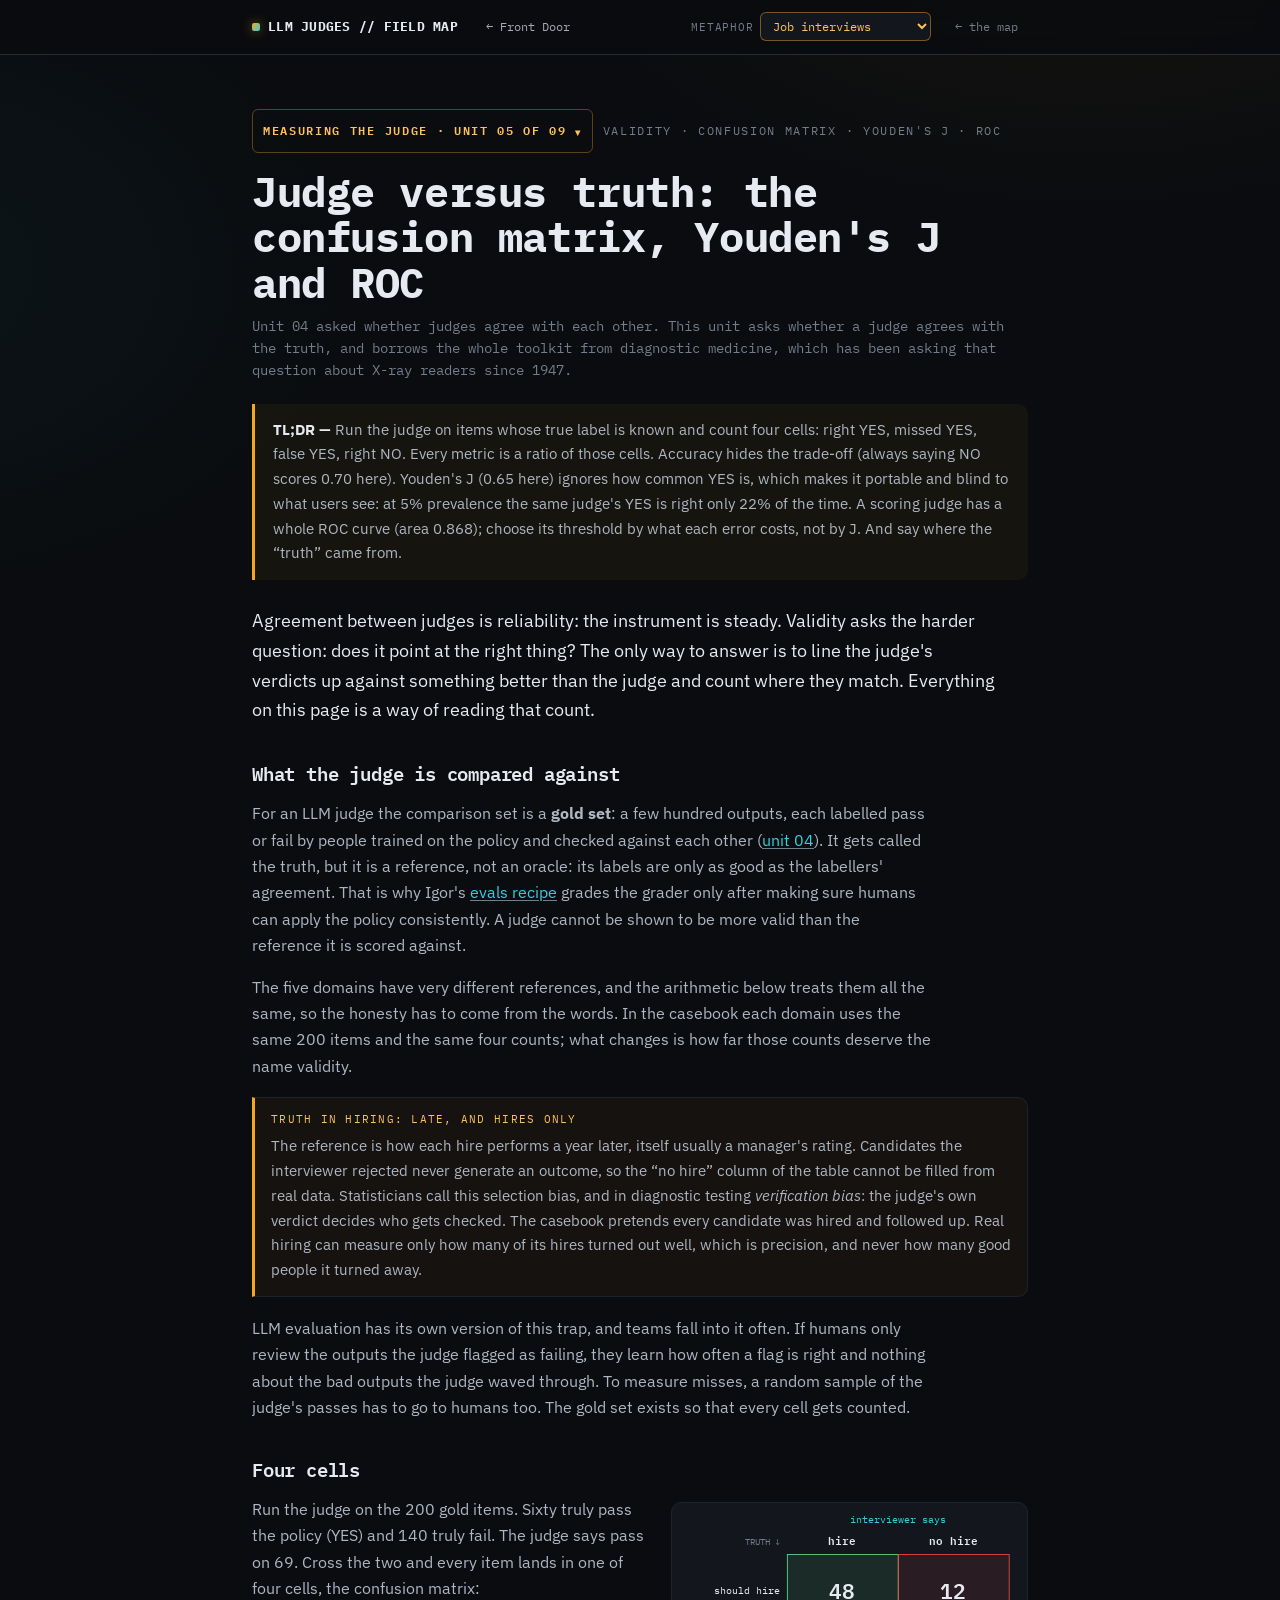
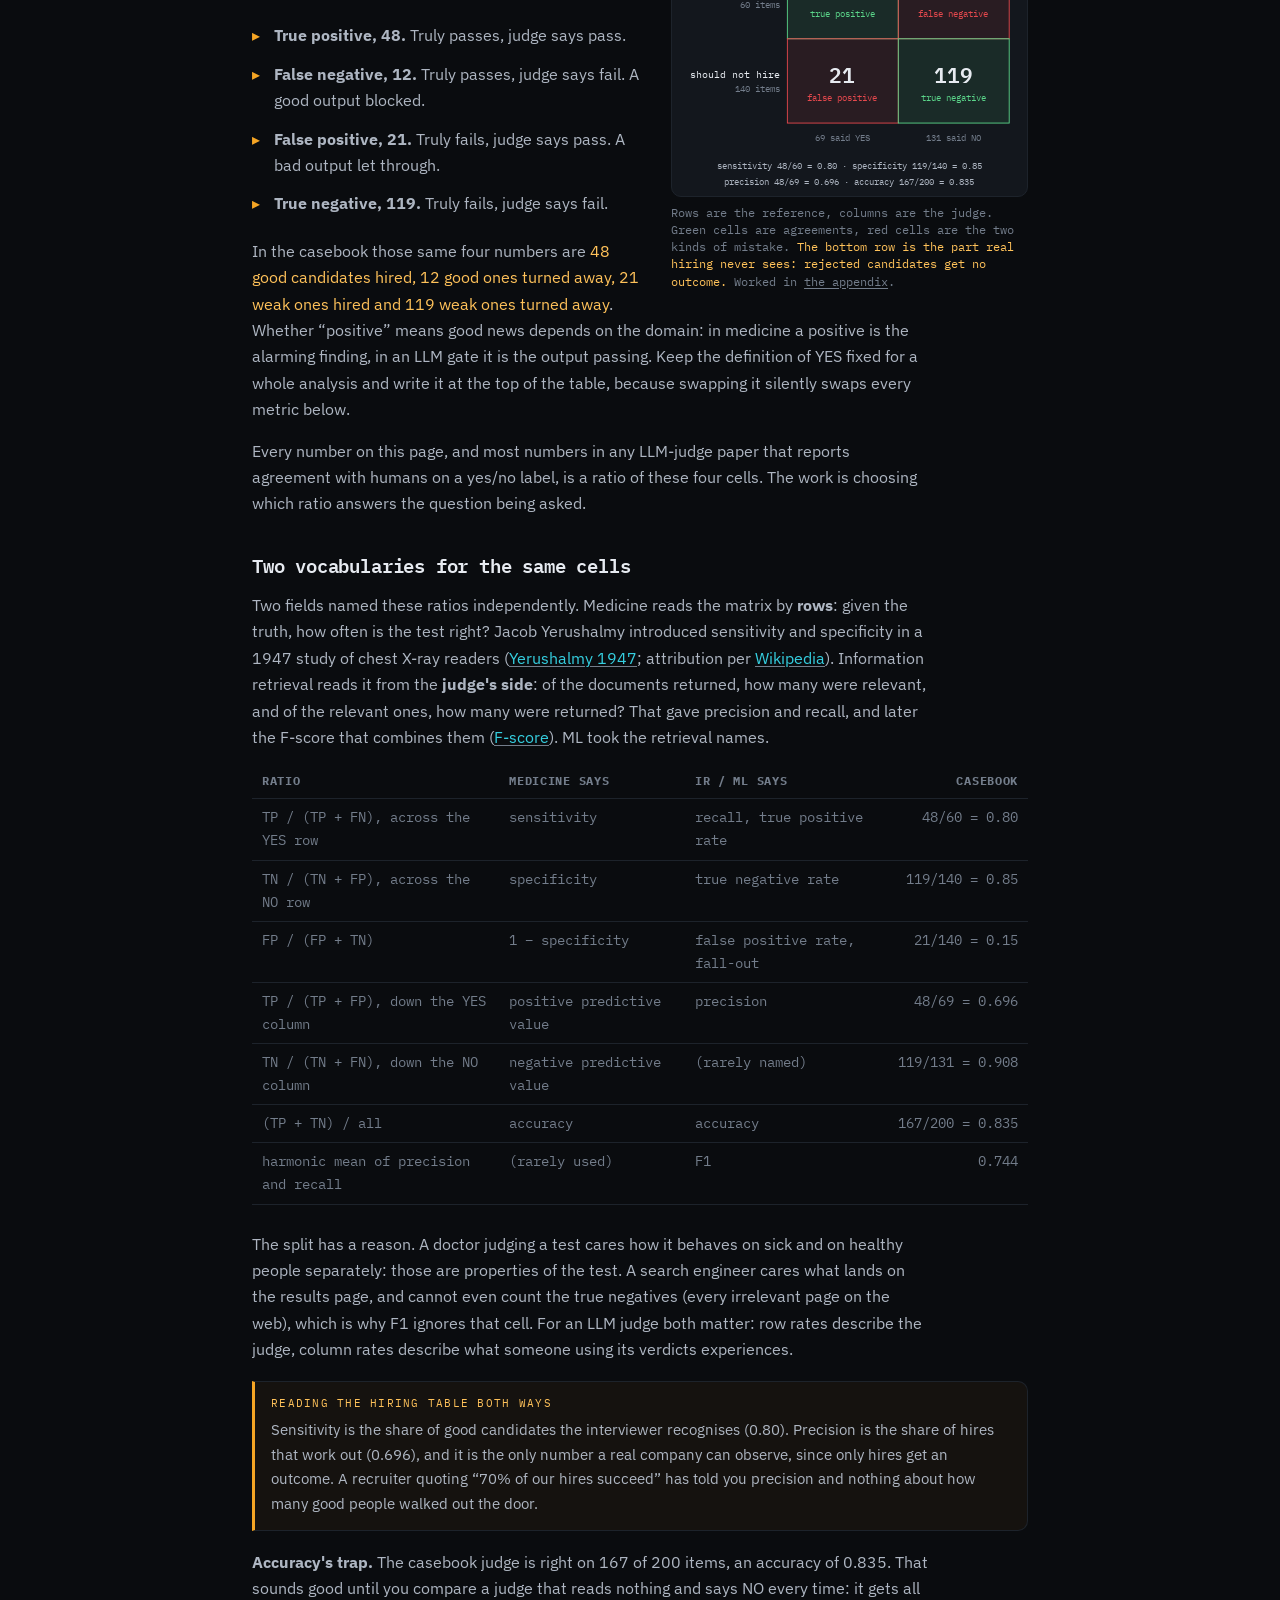
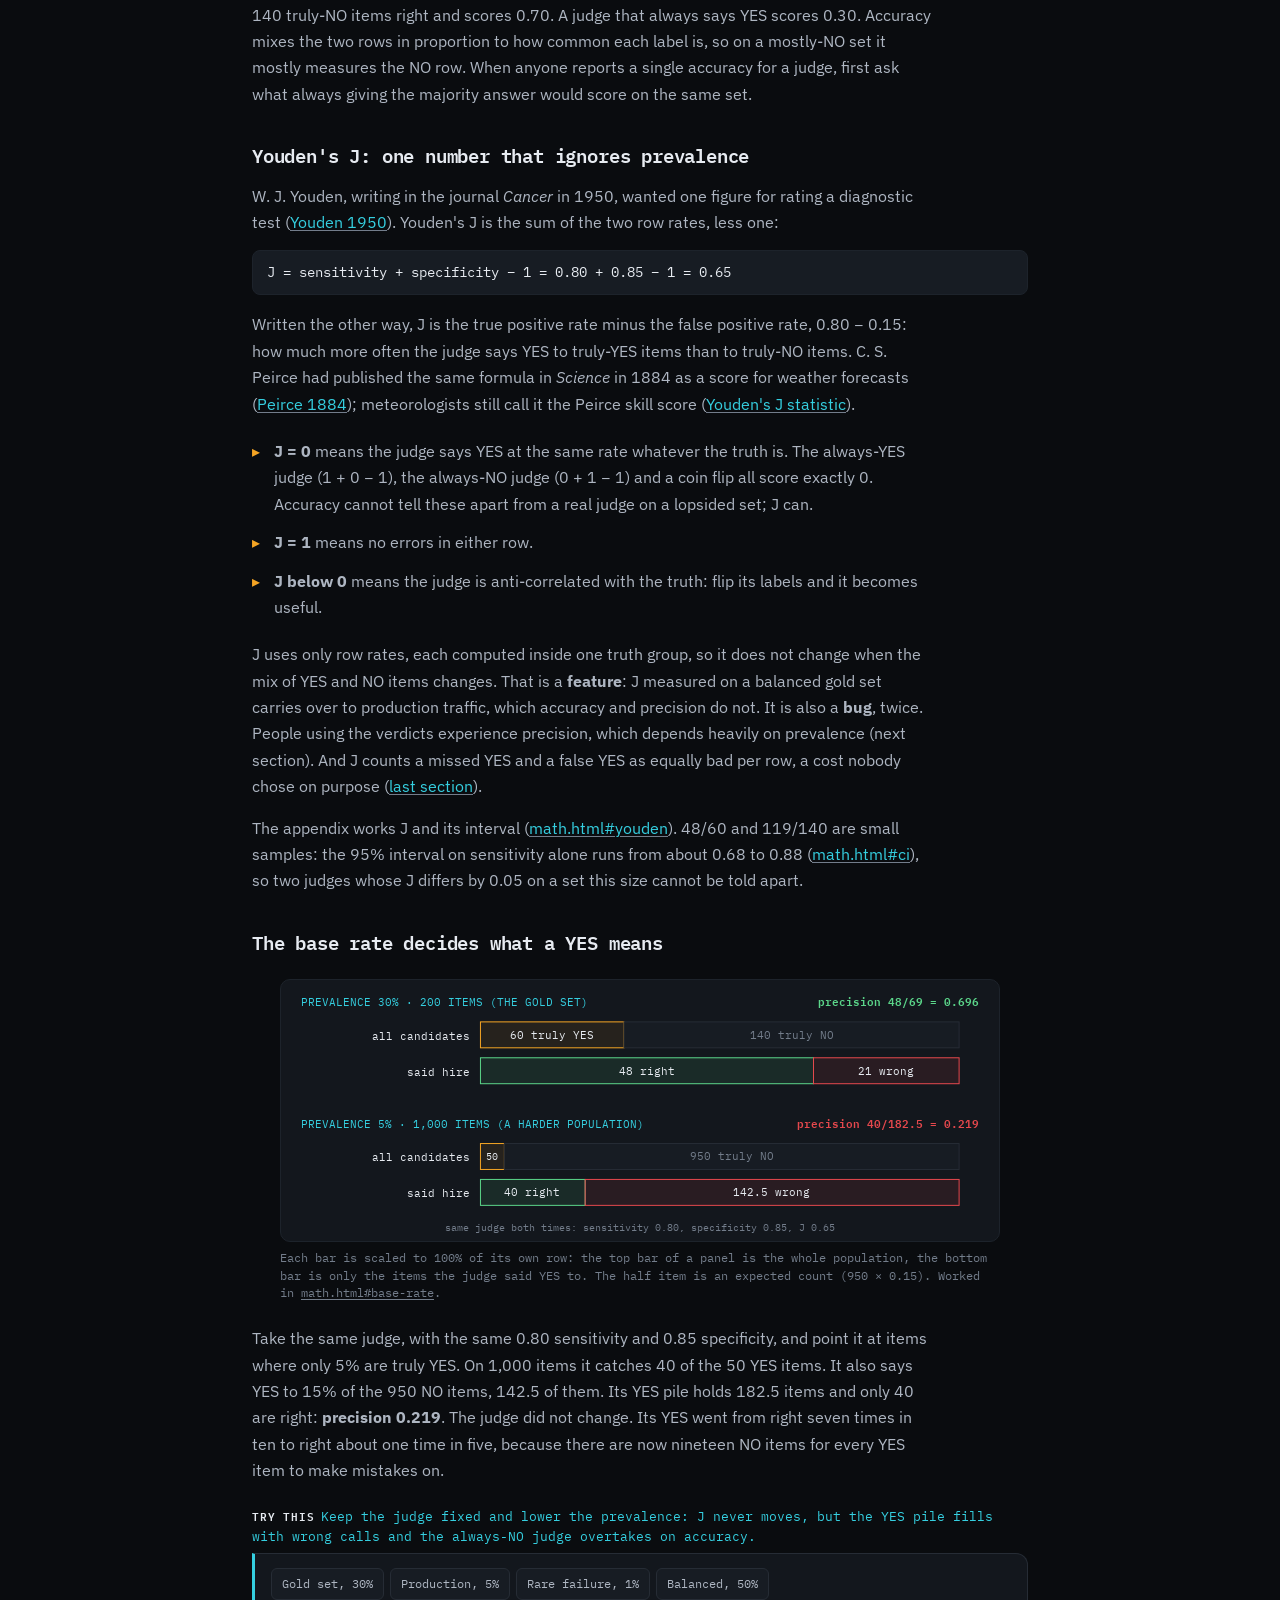
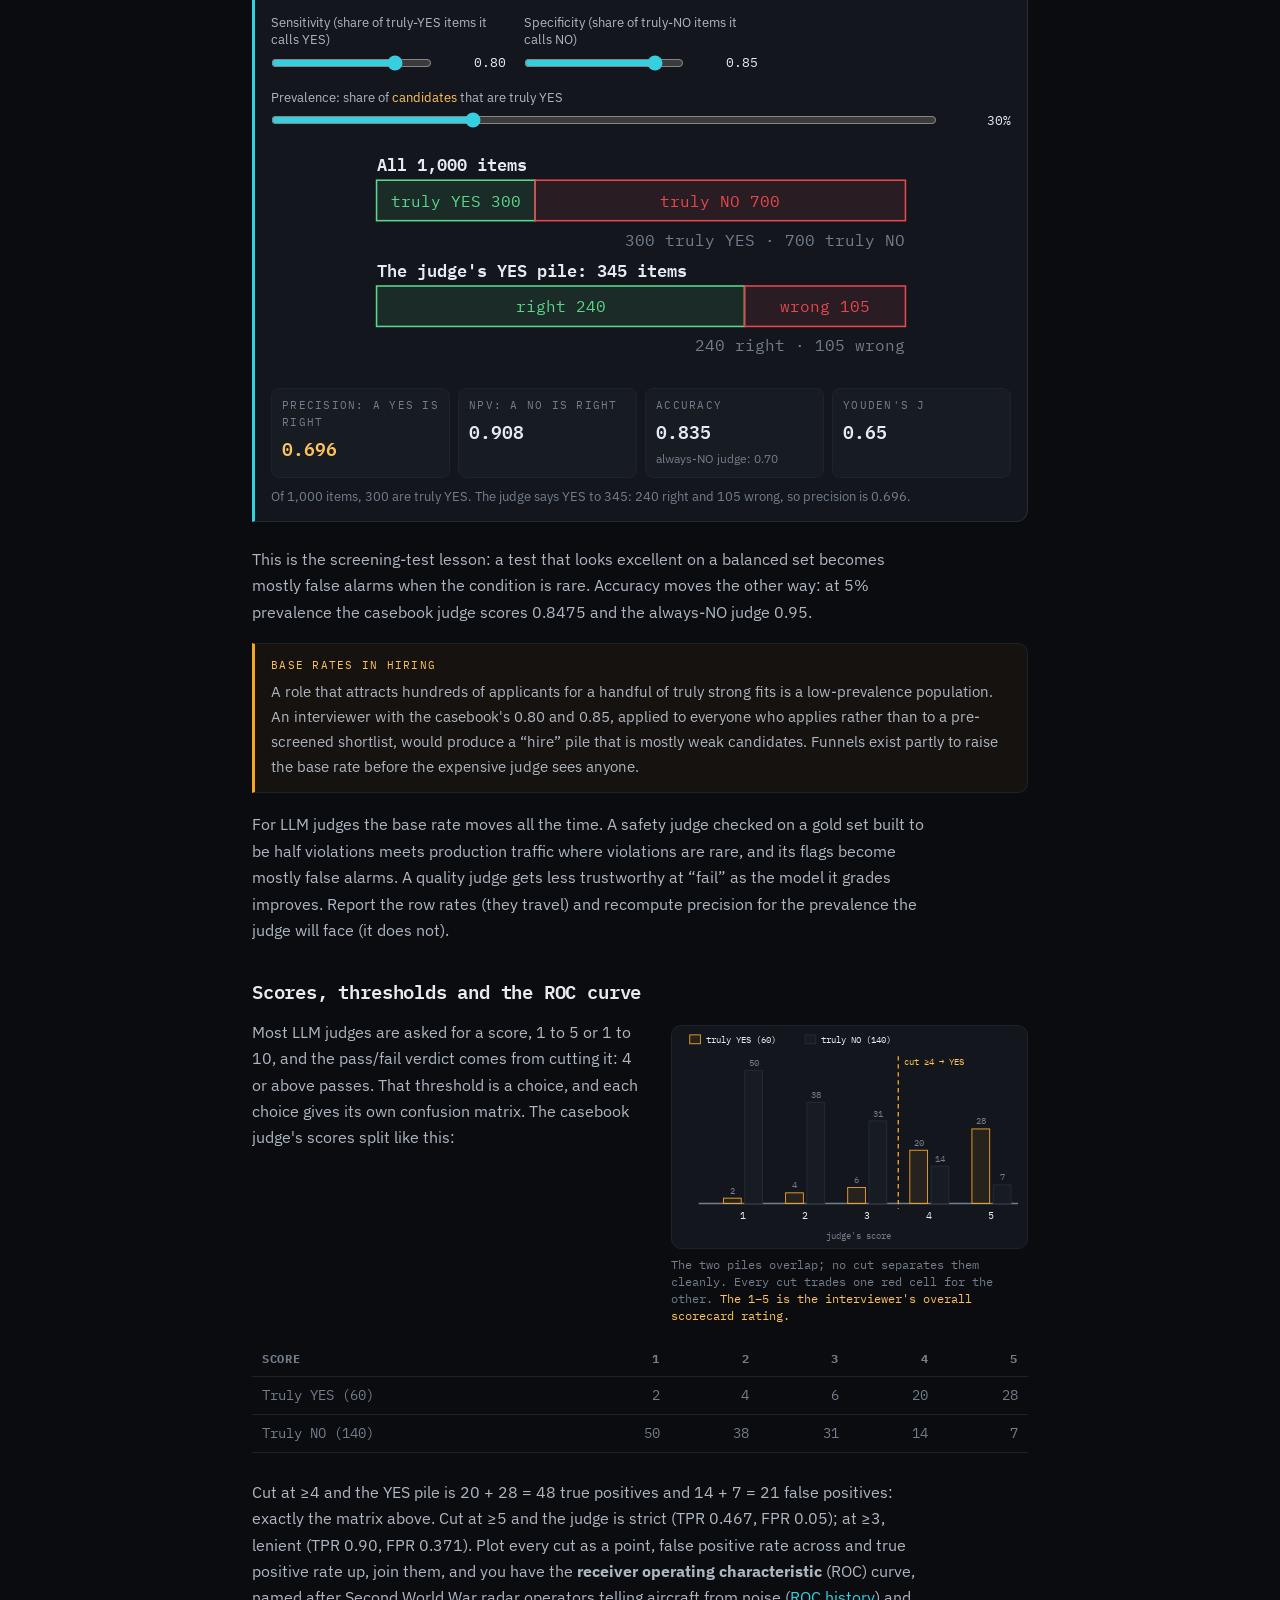
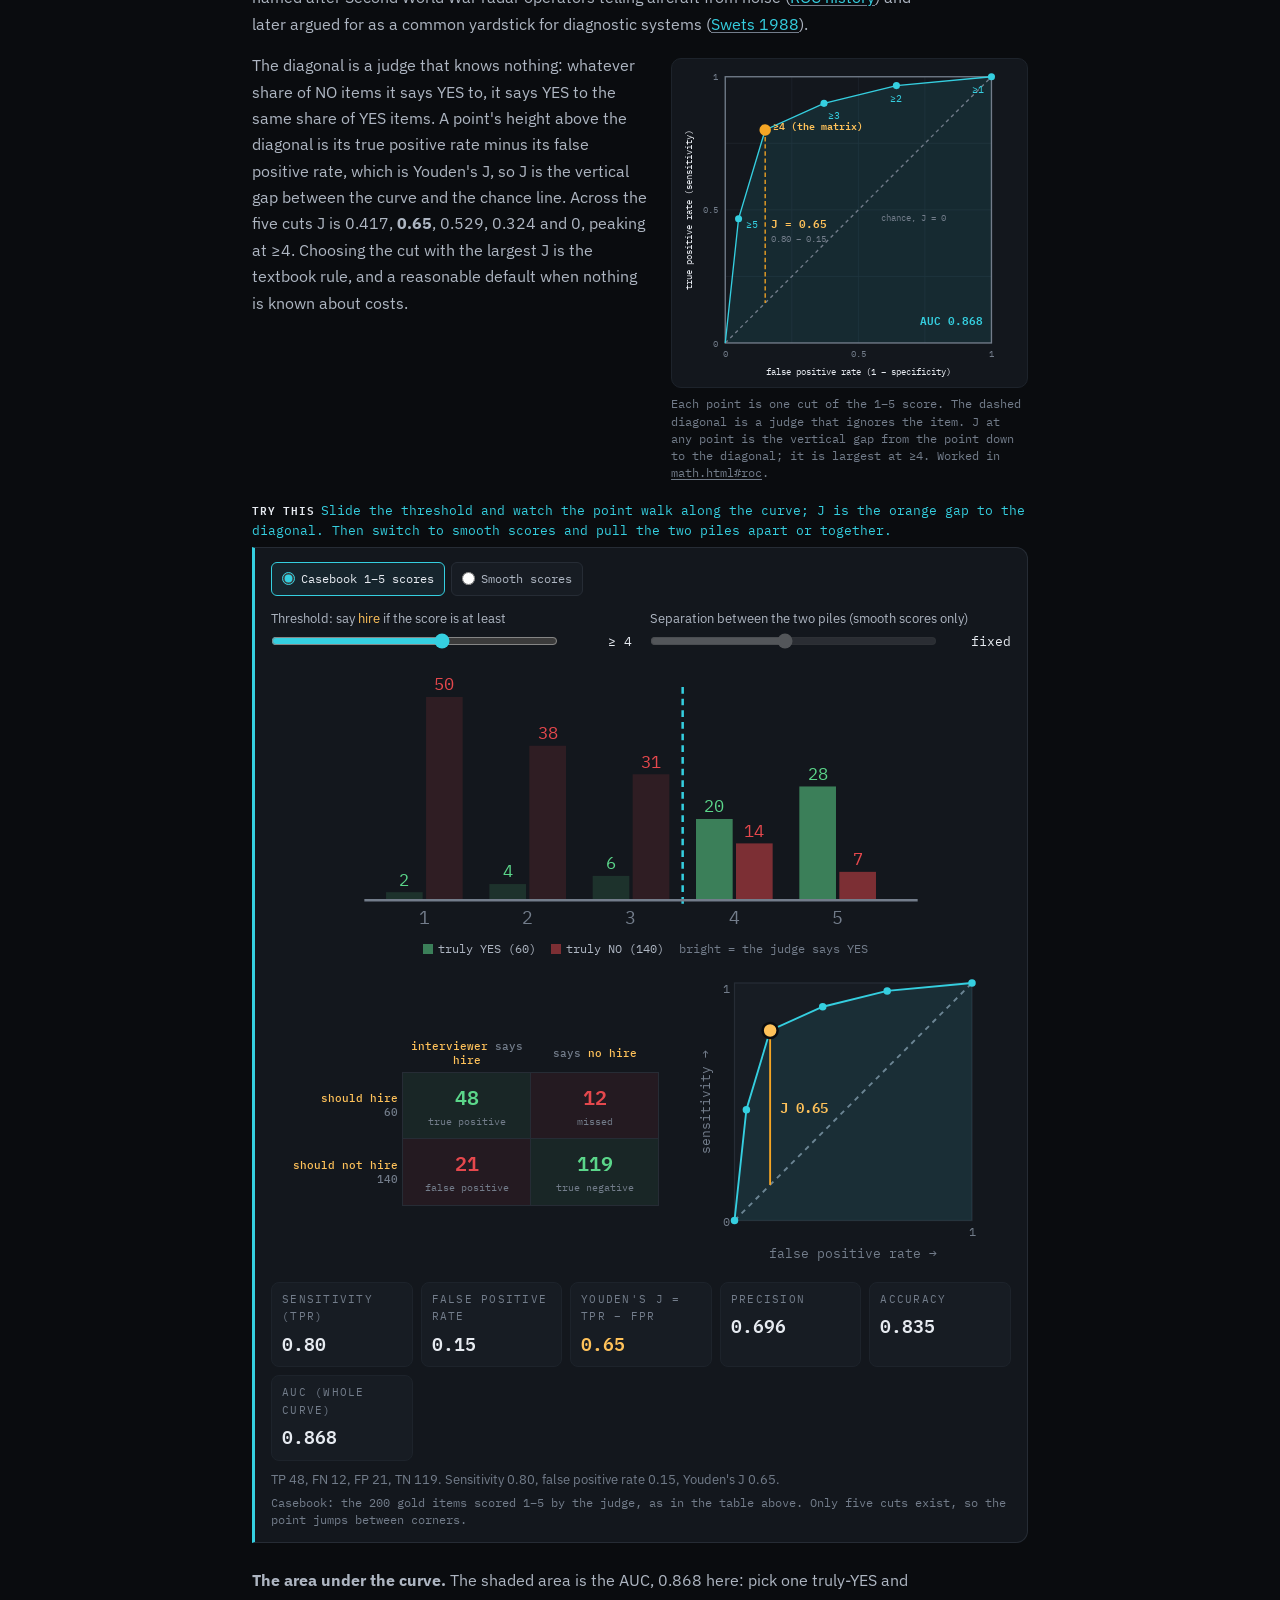
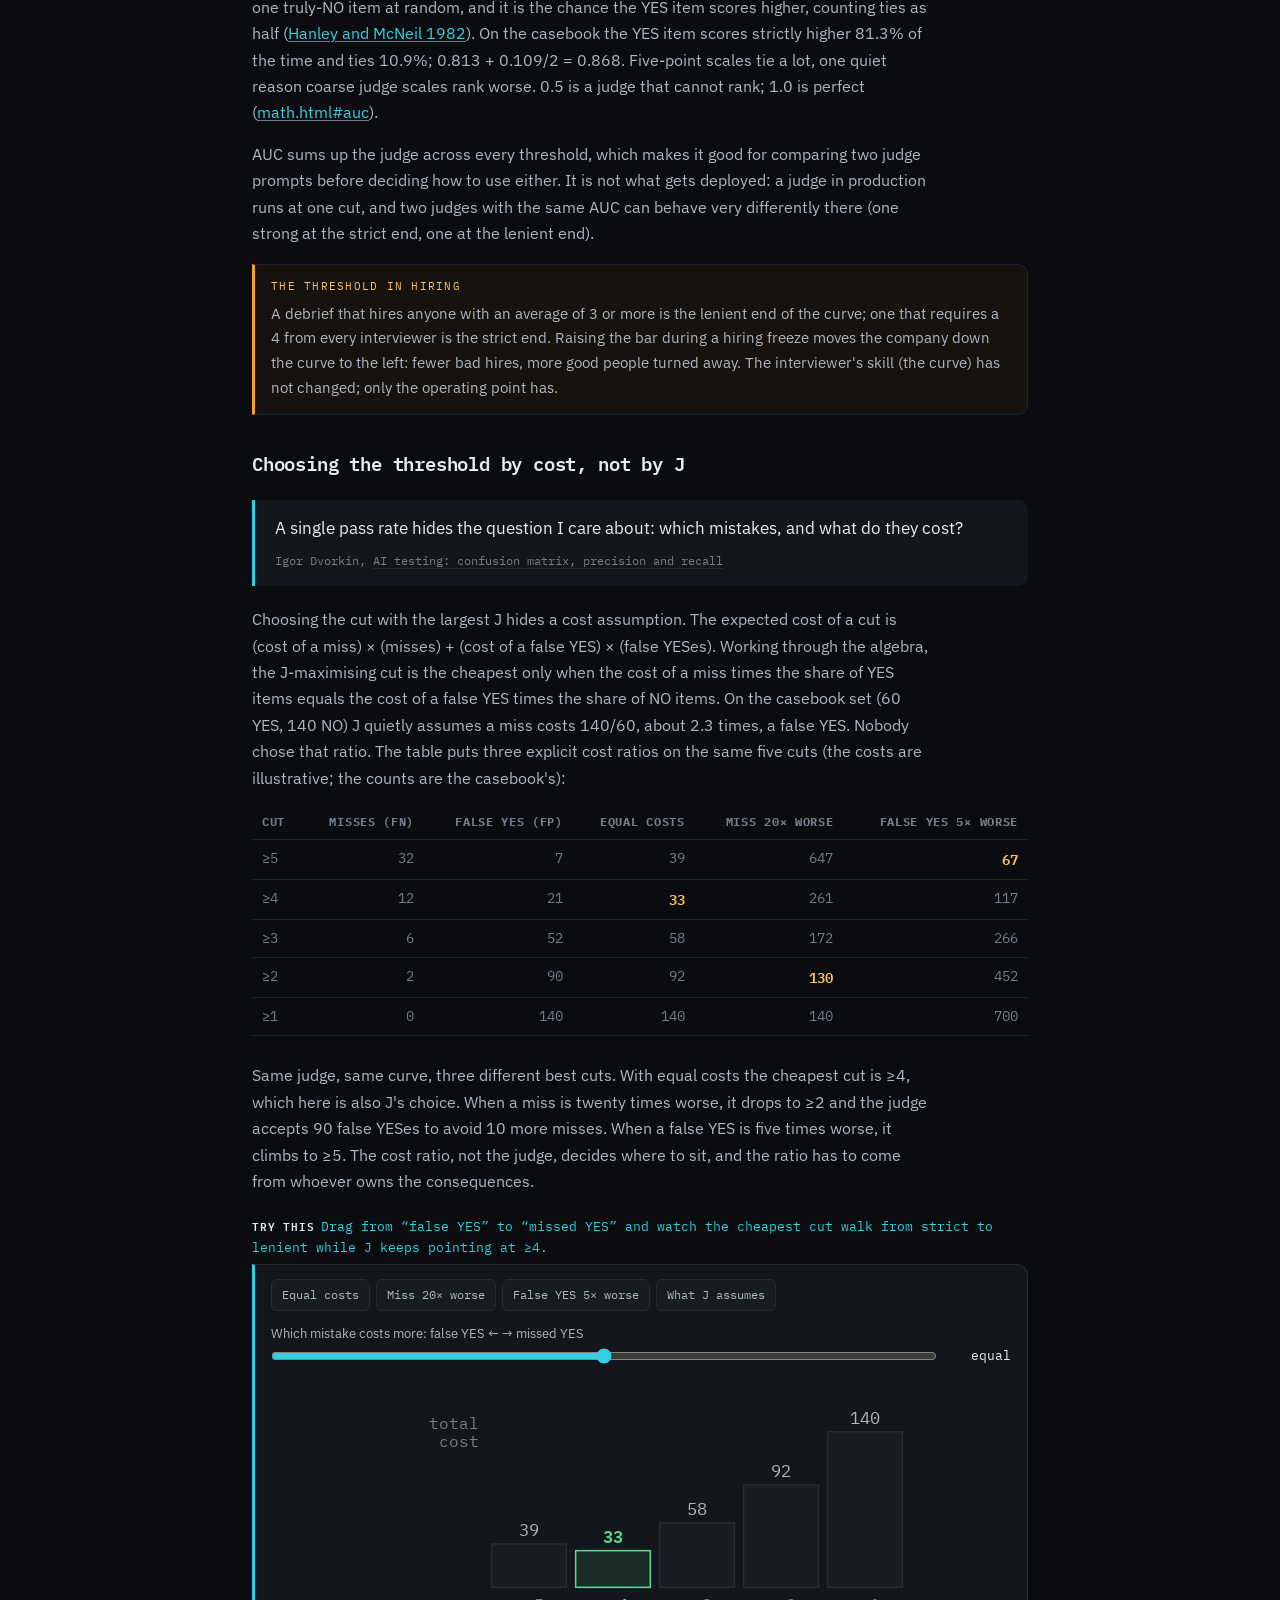
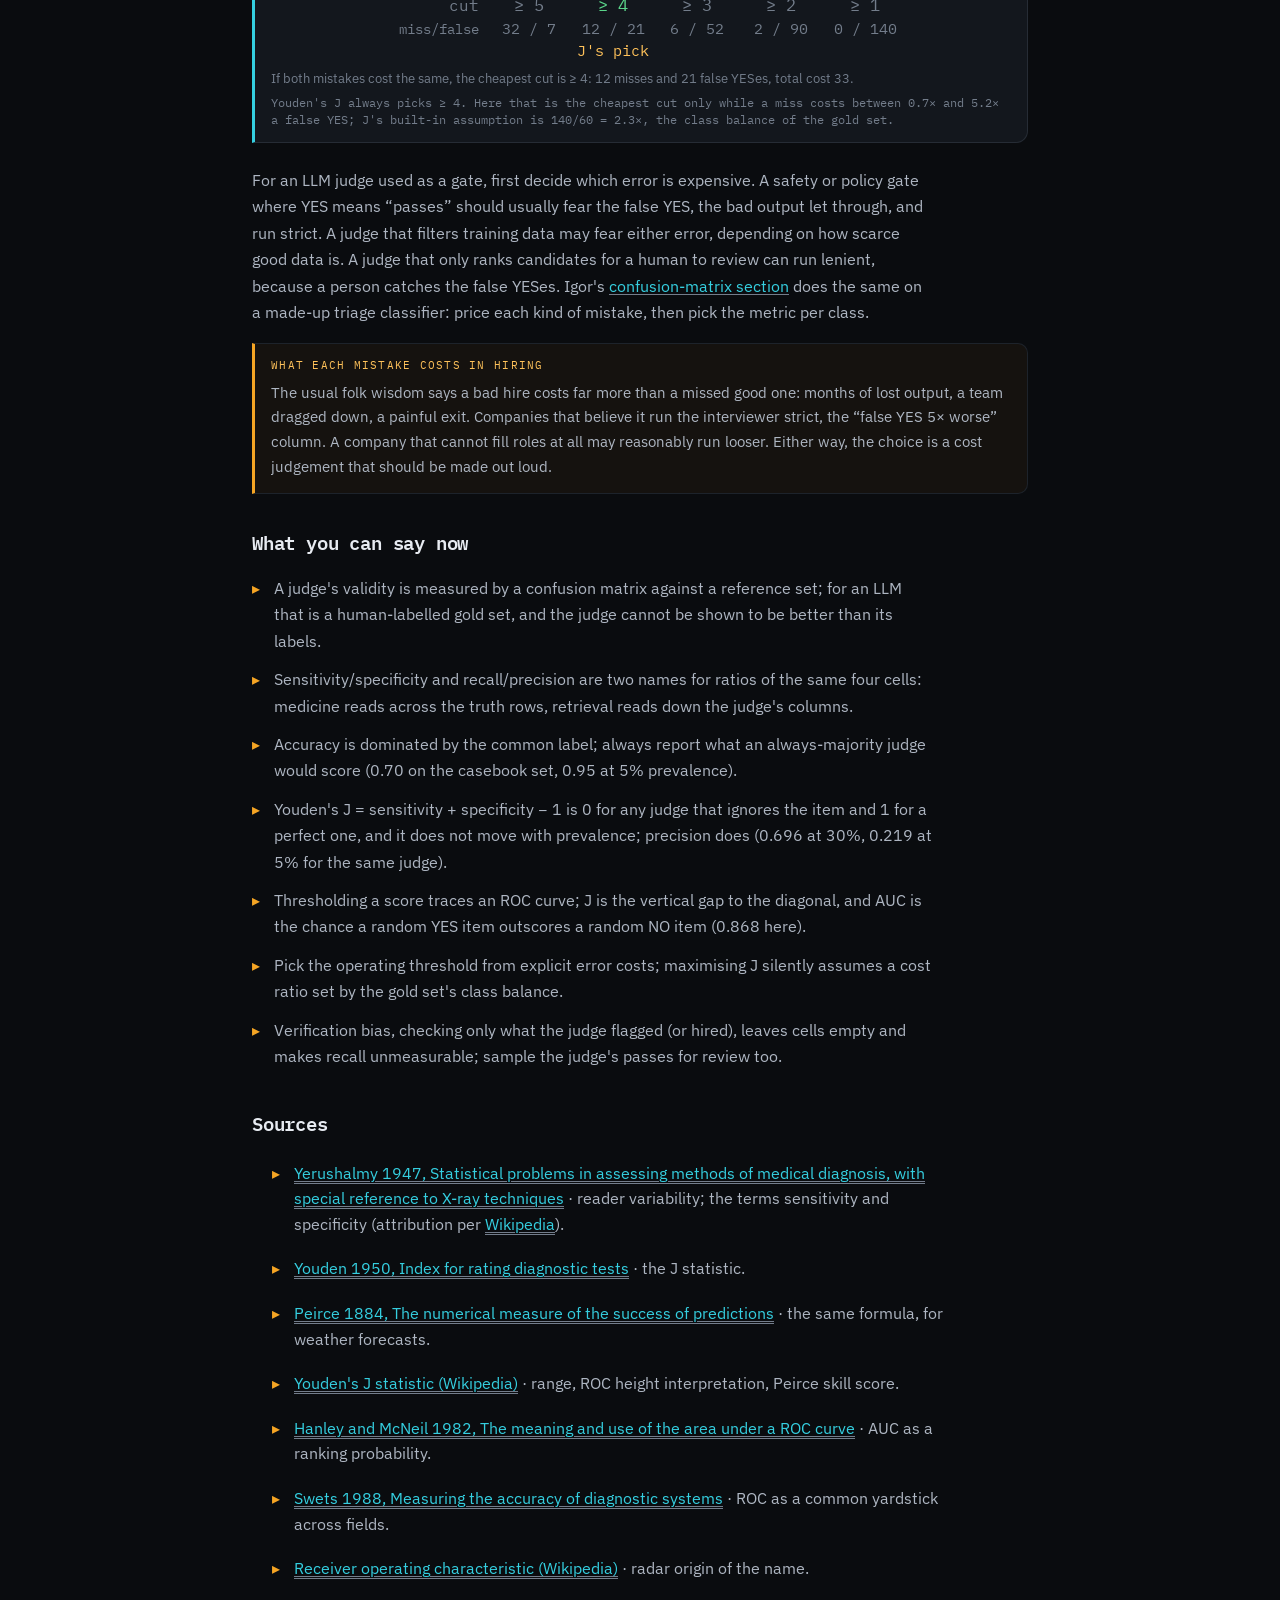
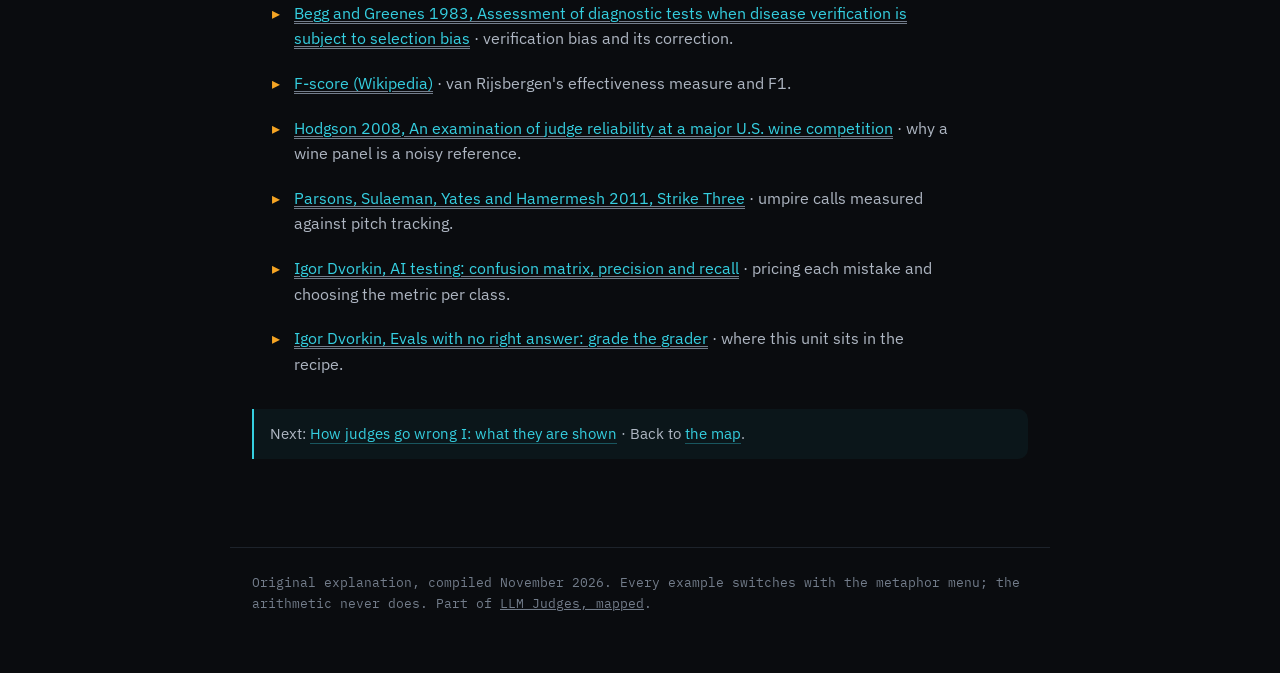
<file: parts/p05.html>
<!DOCTYPE html>
<html lang="en">
<head>
<meta charset="UTF-8" />
<meta name="viewport" content="width=device-width, initial-scale=1.0" />
<title>Judge versus truth &mdash; LLM Judges, mapped</title>
<meta name="description" content="Validity for an LLM judge: the confusion matrix against a reference, sensitivity and specificity versus precision and recall, why accuracy misleads, Youden's J, base rates, ROC curves, AUC, and choosing a threshold by cost." />
<link rel="preconnect" href="https://fonts.googleapis.com" />
<link rel="preconnect" href="https://fonts.gstatic.com" crossorigin />
<link href="https://fonts.googleapis.com/css2?family=IBM+Plex+Mono:wght@400;500;600;700&family=IBM+Plex+Sans:wght@400;500;600;700&display=swap" rel="stylesheet" />
<link rel="stylesheet" href="../paper.css" />
<script src="../site.js"></script>
<style>.front-door{margin:0 auto 0 14px;font-family:'IBM Plex Mono',monospace;font-size:12px;white-space:nowrap;color:inherit;opacity:.72;text-decoration:none}.front-door:hover{opacity:1}@media(max-width:560px){header .bar-in,header .nav-in{flex-wrap:wrap;row-gap:6px}}</style>
</head>
<body>
<header class="bar"><div class="bar-in">
  <div class="brand"><span class="dot"></span>LLM&nbsp;JUDGES&nbsp;//&nbsp;FIELD&nbsp;MAP</div>
  <a class="front-door" href="https://idvorkin-ai-tools.github.io/safety.html">&larr; Front Door</a>
  <a class="back" href="../index.html#measuring">&larr; the map</a>
</div></header>
<main>
  <div class="eyebrow"><span class="box wb mono">MEASURING THE JUDGE &middot; UNIT 05 OF 09</span><span class="mono">validity &middot; confusion matrix &middot; Youden's J &middot; ROC</span></div>
  <h1>Judge versus truth: the confusion matrix, Youden's J and ROC</h1>
  <div class="authors">Unit 04 asked whether judges agree with each other. This unit asks whether a judge agrees with the truth, and borrows the whole toolkit from diagnostic medicine, which has been asking that question about X-ray readers since 1947.</div>

  <div class="tldr"><b>TL;DR &mdash;</b> Run the judge on items whose true label is known and count four cells: right YES, missed YES, false YES, right NO. Every metric is a ratio of those cells. Accuracy hides the trade-off (always saying NO scores 0.70 here). Youden's J (0.65 here) ignores how common YES is, which makes it portable and blind to what users see: at 5% prevalence the same judge's YES is right only 22% of the time. A scoring judge has a whole ROC curve (area 0.868); choose its threshold by what each error costs, not by J. And say where the &ldquo;truth&rdquo; came from.</div>

  <p class="lead">Agreement between judges is reliability: the instrument is steady. <span class="term" data-term="validity">Validity</span> asks the harder question: does it point at the right thing? The only way to answer is to line the judge's verdicts up against something better than the judge and count where they match. Everything on this page is a way of reading that count.</p>

  <h2 id="reference">What the judge is compared against</h2>
  <p>For an LLM judge the comparison set is a <span class="term" data-term="gold-set"><b>gold set</b></span>: a few hundred outputs, each labelled pass or fail by people trained on the policy and checked against each other (<a href="p04.html">unit 04</a>). It gets called the truth, but it is a reference, not an oracle: its labels are only as good as the labellers' agreement. That is why Igor's <a href="https://idvork.in/subjective-evals#5-grade-the-grader" target="_blank" rel="noopener">evals recipe</a> grades the grader only after making sure humans can apply the policy consistently. A judge cannot be shown to be more valid than the reference it is scored against.</p>
  <p>The five domains have very different references, and the arithmetic below treats them all the same, so the honesty has to come from the words. In the casebook each domain uses the same 200 items and the same four counts; what changes is how far those counts deserve the name validity.</p>
  <div class="mx case">
    <div data-m="hire"><span class="mlabel">Truth in hiring: late, and hires only</span><p>The reference is how each hire performs a year later, itself usually a manager's rating. Candidates the interviewer rejected never generate an outcome, so the &ldquo;no hire&rdquo; column of the table cannot be filled from real data. Statisticians call this selection bias, and in diagnostic testing <i>verification bias</i>: the judge's own verdict decides who gets checked. The casebook pretends every candidate was hired and followed up. Real hiring can measure only how many of its hires turned out well, which is precision, and never how many good people it turned away.</p></div>
    <div data-m="review"><span class="mlabel">Truth in reviews: a committee, not a fact</span><p>The reference is the calibration committee's final rating. There is no outside measurement of whether an employee &ldquo;really&rdquo; exceeded expectations, so the table compares one manager to a group of managers. That is a useful check, because a group is steadier than one person, but strictly it is reliability against a privileged rater. If the whole committee shares a blind spot, the table cannot see it.</p></div>
    <div data-m="wine"><span class="mlabel">Truth in wine: a senior panel</span><p>The reference is a panel of senior judges who taste the same flight and agree on which wines deserve a medal. Nothing outside the glass confirms them; a lab can confirm a fault such as cork taint, not quality. So the table measures how often one judge matches the panel, and calls that validity only by convention. Hodgson's replicate-pour work (<a href="https://doi.org/10.1017/s1931436100001152" target="_blank" rel="noopener">Hodgson 2008</a>) is a reminder that the panel's members are noisy instruments too.</p></div>
    <div data-m="med"><span class="mlabel">Truth in medicine: biopsy and follow-up</span><p>The reference is biopsy for the patients who were recalled and a clean year of follow-up for those who were cleared. That is the strongest reference outside umpiring, and medicine invented these statistics because it had one. It still has the verification problem: if only recalled patients were biopsied, missed cancers would stay invisible. Screening audits use follow-up of the cleared patients, catching cancers that surface later, precisely so the &ldquo;clear&rdquo; column can be scored (<a href="https://doi.org/10.2307/2530820" target="_blank" rel="noopener">Begg and Greenes 1983</a> treat the correction formally).</p></div>
    <div data-m="ump"><span class="mlabel">Truth behind the plate: measured</span><p>The reference is the tracking system's measured pitch location against the rulebook zone. Every taken pitch gets checked, so there is no verification bias, and the reference's own error is small next to the umpire's. This is the one domain where the table below is close to a true validity measurement.</p></div>
  </div>
  <p>LLM evaluation has its own version of this trap, and teams fall into it often. If humans only review the outputs the judge flagged as failing, they learn how often a flag is right and nothing about the bad outputs the judge waved through. To measure misses, a random sample of the judge's passes has to go to humans too. The gold set exists so that every cell gets counted.</p>

  <h2 id="matrix">Four cells</h2>
  <figure class="fig"><button type="button" class="media" aria-label="Enlarge figure: a two by two confusion matrix. Rows are the reference truth, YES then NO. Columns are the judge's verdict, YES then NO. Cells: 48 true positives, 12 false negatives, 21 false positives, 119 true negatives. Row totals 60 and 140, column totals 69 and 131."><svg class="dg" viewBox="0 0 400 330" role="img" aria-label="Confusion matrix. Truth YES row: 48 judge YES, 12 judge NO. Truth NO row: 21 judge YES, 119 judge NO. Row totals 60 and 140; column totals 69 and 131."><title>The casebook confusion matrix: 48, 12, 21, 119.</title>
    <g class="mx">
      <text data-m="hire" x="255" y="22" class="t-def" font-size="11.5" text-anchor="middle">interviewer says</text>
      <text data-m="review" x="255" y="22" class="t-def" font-size="11.5" text-anchor="middle">manager says</text>
      <text data-m="wine" x="255" y="22" class="t-def" font-size="11.5" text-anchor="middle">judge says</text>
      <text data-m="med" x="255" y="22" class="t-def" font-size="11.5" text-anchor="middle">radiologist says</text>
      <text data-m="ump" x="255" y="22" class="t-def" font-size="11.5" text-anchor="middle">umpire calls</text>
    </g>
    <g class="mx">
      <text data-m="hire" x="192" y="47" class="t-ink" font-size="12" text-anchor="middle" font-weight="600">hire</text>
      <text data-m="review" x="192" y="47" class="t-ink" font-size="12" text-anchor="middle" font-weight="600">exceeds</text>
      <text data-m="wine" x="192" y="47" class="t-ink" font-size="12" text-anchor="middle" font-weight="600">medal</text>
      <text data-m="med" x="192" y="47" class="t-ink" font-size="12" text-anchor="middle" font-weight="600">recall</text>
      <text data-m="ump" x="192" y="47" class="t-ink" font-size="12" text-anchor="middle" font-weight="600">strike</text>
    </g>
    <g class="mx">
      <text data-m="hire" x="317" y="47" class="t-ink" font-size="12" text-anchor="middle" font-weight="600">no hire</text>
      <text data-m="review" x="317" y="47" class="t-ink" font-size="12" text-anchor="middle" font-weight="600">meets</text>
      <text data-m="wine" x="317" y="47" class="t-ink" font-size="12" text-anchor="middle" font-weight="600">no medal</text>
      <text data-m="med" x="317" y="47" class="t-ink" font-size="12" text-anchor="middle" font-weight="600">clear</text>
      <text data-m="ump" x="317" y="47" class="t-ink" font-size="12" text-anchor="middle" font-weight="600">ball</text>
    </g>
    <text x="122" y="47" class="t-dim" font-size="10.5" text-anchor="end">TRUTH &darr;</text>
    <rect x="130" y="58" width="125" height="95" class="box-ok"/>
    <rect x="255" y="58" width="125" height="95" class="box-crit"/>
    <rect x="130" y="153" width="125" height="95" class="box-crit"/>
    <rect x="255" y="153" width="125" height="95" class="box-ok"/>
    <text x="192" y="108" class="t-ink" font-size="24" text-anchor="middle" font-weight="600">48</text>
    <text x="192" y="128" class="t-ok" font-size="10.5" text-anchor="middle">true positive</text>
    <text x="317" y="108" class="t-ink" font-size="24" text-anchor="middle" font-weight="600">12</text>
    <text x="317" y="128" class="t-crit" font-size="10.5" text-anchor="middle">false negative</text>
    <text x="192" y="203" class="t-ink" font-size="24" text-anchor="middle" font-weight="600">21</text>
    <text x="192" y="223" class="t-crit" font-size="10.5" text-anchor="middle">false positive</text>
    <text x="317" y="203" class="t-ink" font-size="24" text-anchor="middle" font-weight="600">119</text>
    <text x="317" y="223" class="t-ok" font-size="10.5" text-anchor="middle">true negative</text>
    <g class="mx">
      <text data-m="hire" x="122" y="102" class="t-ink" font-size="11.5" text-anchor="end">should hire</text>
      <text data-m="review" x="122" y="102" class="t-ink" font-size="11.5" text-anchor="end">panel: exceeds</text>
      <text data-m="wine" x="122" y="102" class="t-ink" font-size="11.5" text-anchor="end">panel: medal</text>
      <text data-m="med" x="122" y="102" class="t-ink" font-size="11.5" text-anchor="end">cancer</text>
      <text data-m="ump" x="122" y="102" class="t-ink" font-size="11.5" text-anchor="end">true strike</text>
    </g>
    <g class="mx">
      <text data-m="hire" x="122" y="197" class="t-ink" font-size="11.5" text-anchor="end">should not hire</text>
      <text data-m="review" x="122" y="197" class="t-ink" font-size="11.5" text-anchor="end">panel: meets</text>
      <text data-m="wine" x="122" y="197" class="t-ink" font-size="11.5" text-anchor="end">panel: no medal</text>
      <text data-m="med" x="122" y="197" class="t-ink" font-size="11.5" text-anchor="end">no cancer</text>
      <text data-m="ump" x="122" y="197" class="t-ink" font-size="11.5" text-anchor="end">true ball</text>
    </g>
    <text x="122" y="118" class="t-dim" font-size="10.5" text-anchor="end">60 items</text>
    <text x="122" y="213" class="t-dim" font-size="10.5" text-anchor="end">140 items</text>
    <text x="192" y="268" class="t-dim" font-size="10.5" text-anchor="middle">69 said YES</text>
    <text x="317" y="268" class="t-dim" font-size="10.5" text-anchor="middle">131 said NO</text>
    <text x="200" y="300" class="t-mid" font-size="10.5" text-anchor="middle">sensitivity 48/60 = 0.80 &middot; specificity 119/140 = 0.85</text>
    <text x="200" y="318" class="t-mid" font-size="10.5" text-anchor="middle">precision 48/69 = 0.696 &middot; accuracy 167/200 = 0.835</text>
  </svg></button><figcaption>Rows are the reference, columns are the judge. Green cells are agreements, red cells are the two kinds of mistake. <span class="mx"><span data-m="hire">The bottom row is the part real hiring never sees: rejected candidates get no outcome.</span><span data-m="review">The &ldquo;truth&rdquo; rows here are the calibration committee's ratings.</span><span data-m="wine">The &ldquo;truth&rdquo; rows here are the senior panel's verdicts.</span><span data-m="med">The &ldquo;truth&rdquo; rows come from biopsy and a year of follow-up.</span><span data-m="ump">The &ldquo;truth&rdquo; rows come from the tracking camera.</span></span> Worked in <a href="math.html#confusion">the appendix</a>.</figcaption></figure>
  <p>Run the judge on the 200 gold items. Sixty truly pass the policy (YES) and 140 truly fail. The judge says pass on 69. Cross the two and every item lands in one of four cells, the <span class="term" data-term="confusion-matrix">confusion matrix</span>:</p>
  <ul>
    <li><b>True positive, 48.</b> Truly passes, judge says pass.</li>
    <li><b>False negative, 12.</b> Truly passes, judge says fail. A good output blocked.</li>
    <li><b>False positive, 21.</b> Truly fails, judge says pass. A bad output let through.</li>
    <li><b>True negative, 119.</b> Truly fails, judge says fail.</li>
  </ul>
  <p>In the casebook those same four numbers are <span class="mx"><span data-m="hire">48 good candidates hired, 12 good ones turned away, 21 weak ones hired and 119 weak ones turned away</span><span data-m="review">48 strong employees rated exceeds, 12 strong ones rated meets, 21 solid-but-not-exceptional ones rated exceeds and 119 rated meets correctly</span><span data-m="wine">48 medal-worthy wines given a medal, 12 denied one, 21 ordinary wines given a medal and 119 correctly passed over</span><span data-m="med">48 cancers recalled, 12 cancers cleared, 21 healthy patients recalled and 119 healthy patients cleared</span><span data-m="ump">48 true strikes called strike, 12 called ball, 21 true balls called strike and 119 called ball</span></span>. Whether &ldquo;positive&rdquo; means good news depends on the domain: in medicine a positive is the alarming finding, in an LLM gate it is the output passing. Keep the definition of YES fixed for a whole analysis and write it at the top of the table, because swapping it silently swaps every metric below.</p>
  <p>Every number on this page, and most numbers in any LLM-judge paper that reports agreement with humans on a yes/no label, is a ratio of these four cells. The work is choosing which ratio answers the question being asked.</p>

  <h2 id="vocab">Two vocabularies for the same cells</h2>
  <p>Two fields named these ratios independently. Medicine reads the matrix by <b>rows</b>: given the truth, how often is the test right? Jacob Yerushalmy introduced <span class="term" data-term="sensitivity">sensitivity</span> and <span class="term" data-term="specificity">specificity</span> in a 1947 study of chest X-ray readers (<a href="https://doi.org/10.2307/4586294" target="_blank" rel="noopener">Yerushalmy 1947</a>; attribution per <a href="https://en.wikipedia.org/wiki/Sensitivity_and_specificity" target="_blank" rel="noopener">Wikipedia</a>). Information retrieval reads it from the <b>judge's side</b>: of the documents returned, how many were relevant, and of the relevant ones, how many were returned? That gave <span class="term" data-term="precision">precision</span> and recall, and later the F-score that combines them (<a href="https://en.wikipedia.org/wiki/F-score" target="_blank" rel="noopener">F-score</a>). ML took the retrieval names.</p>
  <div class="scroll"><table class="kv">
    <tr><th>Ratio</th><th>Medicine says</th><th>IR / ML says</th><th class="num">Casebook</th></tr>
    <tr><td>TP / (TP + FN), across the YES row</td><td>sensitivity</td><td>recall, true positive rate</td><td class="num">48/60 = 0.80</td></tr>
    <tr><td>TN / (TN + FP), across the NO row</td><td>specificity</td><td>true negative rate</td><td class="num">119/140 = 0.85</td></tr>
    <tr><td>FP / (FP + TN)</td><td>1 &minus; specificity</td><td>false positive rate, fall-out</td><td class="num">21/140 = 0.15</td></tr>
    <tr><td>TP / (TP + FP), down the YES column</td><td>positive predictive value</td><td>precision</td><td class="num">48/69 = 0.696</td></tr>
    <tr><td>TN / (TN + FN), down the NO column</td><td>negative predictive value</td><td>(rarely named)</td><td class="num">119/131 = 0.908</td></tr>
    <tr><td>(TP + TN) / all</td><td>accuracy</td><td>accuracy</td><td class="num">167/200 = 0.835</td></tr>
    <tr><td>harmonic mean of precision and recall</td><td>(rarely used)</td><td>F1</td><td class="num">0.744</td></tr>
  </table></div>
  <p>The split has a reason. A doctor judging a test cares how it behaves on sick and on healthy people separately: those are properties of the test. A search engineer cares what lands on the results page, and cannot even count the true negatives (every irrelevant page on the web), which is why F1 ignores that cell. For an LLM judge both matter: row rates describe the judge, column rates describe what someone using its verdicts experiences.</p>
  <div class="mx case">
    <div data-m="hire"><span class="mlabel">Reading the hiring table both ways</span><p>Sensitivity is the share of good candidates the interviewer recognises (0.80). Precision is the share of hires that work out (0.696), and it is the only number a real company can observe, since only hires get an outcome. A recruiter quoting &ldquo;70% of our hires succeed&rdquo; has told you precision and nothing about how many good people walked out the door.</p></div>
    <div data-m="review"><span class="mlabel">Reading the review table both ways</span><p>Sensitivity is the share of committee-rated strong performers this manager also rated exceeds (0.80). Precision is how often this manager's &ldquo;exceeds&rdquo; survives the committee (0.696). Calibration meetings mostly see the second number, because inflated ratings are what get argued over; the strong performers a manager under-rated rarely come up.</p></div>
    <div data-m="wine"><span class="mlabel">Reading the wine table both ways</span><p>Sensitivity is the share of panel-medal wines this judge also scored as medal-worthy (0.80). Precision is how often this judge's medal agrees with the panel's (0.696). A competition that only reviews disputed medals measures precision and never the medal wines a judge marked down.</p></div>
    <div data-m="med"><span class="mlabel">Reading the screening table both ways</span><p>Sensitivity is the share of cancers the radiologist recalls (0.80), specificity the share of healthy patients cleared (0.85). Those describe the reader. Positive predictive value is what a recalled patient wants to know: given that I was called back, how likely is it to be cancer? Here 0.696; in a real screening population, far lower, for the reason in the base-rate section below.</p></div>
    <div data-m="ump"><span class="mlabel">Reading the umpiring table both ways</span><p>Sensitivity is the share of true strikes called strike (0.80), specificity the share of true balls called ball (0.85). Precision is the share of called strikes that were really strikes (0.696). Umpire studies usually report the two row rates, or a single error rate, because both kinds of miss cost a team.</p></div>
  </div>
  <p><b>Accuracy's trap.</b> The casebook judge is right on 167 of 200 items, an <span class="term" data-term="accuracy">accuracy</span> of 0.835. That sounds good until you compare a judge that reads nothing and says NO every time: it gets all 140 truly-NO items right and scores 0.70. A judge that always says YES scores 0.30. Accuracy mixes the two rows in proportion to how common each label is, so on a mostly-NO set it mostly measures the NO row. When anyone reports a single accuracy for a judge, first ask what always giving the majority answer would score on the same set.</p>

  <h2 id="youden">Youden's J: one number that ignores prevalence</h2>
  <p>W. J. Youden, writing in the journal <i>Cancer</i> in 1950, wanted one figure for rating a diagnostic test (<a href="https://doi.org/10.1002/1097-0142(1950)3:1%3C32::AID-CNCR2820030106%3E3.0.CO;2-3" target="_blank" rel="noopener">Youden 1950</a>). <span class="term" data-term="youdens-j">Youden's J</span> is the sum of the two row rates, less one:</p>
  <div class="eq">J = sensitivity + specificity &minus; 1 = 0.80 + 0.85 &minus; 1 = 0.65</div>
  <p>Written the other way, J is the true positive rate minus the false positive rate, 0.80 &minus; 0.15: how much more often the judge says YES to truly-YES items than to truly-NO items. C. S. Peirce had published the same formula in <i>Science</i> in 1884 as a score for weather forecasts (<a href="https://doi.org/10.1126/science.ns-4.93.453.b" target="_blank" rel="noopener">Peirce 1884</a>); meteorologists still call it the Peirce skill score (<a href="https://en.wikipedia.org/wiki/Youden%27s_J_statistic" target="_blank" rel="noopener">Youden's J statistic</a>).</p>
  <ul>
    <li><b>J = 0</b> means the judge says YES at the same rate whatever the truth is. The always-YES judge (1 + 0 &minus; 1), the always-NO judge (0 + 1 &minus; 1) and a coin flip all score exactly 0. Accuracy cannot tell these apart from a real judge on a lopsided set; J can.</li>
    <li><b>J = 1</b> means no errors in either row.</li>
    <li><b>J below 0</b> means the judge is anti-correlated with the truth: flip its labels and it becomes useful.</li>
  </ul>
  <p>J uses only row rates, each computed inside one truth group, so it does not change when the mix of YES and NO items changes. That is a <b>feature</b>: J measured on a balanced gold set carries over to production traffic, which accuracy and precision do not. It is also a <b>bug</b>, twice. People using the verdicts experience precision, which depends heavily on <span class="term" data-term="prevalence">prevalence</span> (next section). And J counts a missed YES and a false YES as equally bad per row, a cost nobody chose on purpose (<a href="#cost">last section</a>).</p>
  <p>The appendix works J and its interval (<a href="math.html#youden">math.html#youden</a>). 48/60 and 119/140 are small samples: the 95% interval on sensitivity alone runs from about 0.68 to 0.88 (<a href="math.html#ci">math.html#ci</a>), so two judges whose J differs by 0.05 on a set this size cannot be told apart.</p>

  <h2 id="base-rate">The base rate decides what a YES means</h2>
  <figure class="fig wide"><button type="button" class="media" aria-label="Enlarge figure: two panels. Top panel, prevalence 30 percent on 200 items: 60 truly YES and 140 truly NO; of the judge's 69 YES verdicts, 48 are right and 21 wrong, precision 0.696. Bottom panel, prevalence 5 percent on 1000 items: 50 truly YES and 950 truly NO; of the judge's 182.5 YES verdicts, 40 are right and 142.5 wrong, precision 0.219. Same judge both times."><svg class="dg" viewBox="0 0 720 262" role="img" aria-label="Same judge at two prevalences. At 30 percent, 48 of 69 YES verdicts are right, precision 0.696. At 5 percent, 40 of 182.5 YES verdicts are right, precision 0.219."><title>Same sensitivity and specificity, two prevalences, two very different precisions.</title>
    <text x="20" y="26" class="t-def" font-size="11" text-anchor="start">PREVALENCE 30% &middot; 200 ITEMS (THE GOLD SET)</text>
    <text x="700" y="26" class="t-ok" font-size="11.5" text-anchor="end" font-weight="600">precision 48/69 = 0.696</text>
    <g class="mx">
      <text data-m="hire" x="190" y="60" class="t-ink" font-size="11.5" text-anchor="end">all candidates</text>
      <text data-m="review" x="190" y="60" class="t-ink" font-size="11.5" text-anchor="end">all employees</text>
      <text data-m="wine" x="190" y="60" class="t-ink" font-size="11.5" text-anchor="end">all wines</text>
      <text data-m="med" x="190" y="60" class="t-ink" font-size="11.5" text-anchor="end">all scans</text>
      <text data-m="ump" x="190" y="60" class="t-ink" font-size="11.5" text-anchor="end">all pitches</text>
    </g>
    <rect x="200" y="42" width="144" height="26" class="box-off"/><text x="272" y="59" class="t-ink" font-size="11" text-anchor="middle">60 truly YES</text>
    <rect x="344" y="42" width="336" height="26" class="box"/><text x="512" y="59" class="t-dim" font-size="11" text-anchor="middle">140 truly NO</text>
    <g class="mx">
      <text data-m="hire" x="190" y="96" class="t-ink" font-size="11.5" text-anchor="end">said hire</text>
      <text data-m="review" x="190" y="96" class="t-ink" font-size="11.5" text-anchor="end">rated exceeds</text>
      <text data-m="wine" x="190" y="96" class="t-ink" font-size="11.5" text-anchor="end">given a medal</text>
      <text data-m="med" x="190" y="96" class="t-ink" font-size="11.5" text-anchor="end">called back</text>
      <text data-m="ump" x="190" y="96" class="t-ink" font-size="11.5" text-anchor="end">called strike</text>
    </g>
    <rect x="200" y="78" width="334" height="26" class="box-ok"/><text x="367" y="95" class="t-ink" font-size="11" text-anchor="middle">48 right</text>
    <rect x="534" y="78" width="146" height="26" class="box-crit"/><text x="607" y="95" class="t-ink" font-size="11" text-anchor="middle">21 wrong</text>
    <text x="20" y="148" class="t-def" font-size="11" text-anchor="start">PREVALENCE 5% &middot; 1,000 ITEMS (A HARDER POPULATION)</text>
    <text x="700" y="148" class="t-crit" font-size="11.5" text-anchor="end" font-weight="600">precision 40/182.5 = 0.219</text>
    <g class="mx">
      <text data-m="hire" x="190" y="182" class="t-ink" font-size="11.5" text-anchor="end">all candidates</text>
      <text data-m="review" x="190" y="182" class="t-ink" font-size="11.5" text-anchor="end">all employees</text>
      <text data-m="wine" x="190" y="182" class="t-ink" font-size="11.5" text-anchor="end">all wines</text>
      <text data-m="med" x="190" y="182" class="t-ink" font-size="11.5" text-anchor="end">all scans</text>
      <text data-m="ump" x="190" y="182" class="t-ink" font-size="11.5" text-anchor="end">all pitches</text>
    </g>
    <rect x="200" y="164" width="24" height="26" class="box-off"/><text x="212" y="181" class="t-ink" font-size="10.5" text-anchor="middle">50</text>
    <rect x="224" y="164" width="456" height="26" class="box"/><text x="452" y="181" class="t-dim" font-size="11" text-anchor="middle">950 truly NO</text>
    <g class="mx">
      <text data-m="hire" x="190" y="218" class="t-ink" font-size="11.5" text-anchor="end">said hire</text>
      <text data-m="review" x="190" y="218" class="t-ink" font-size="11.5" text-anchor="end">rated exceeds</text>
      <text data-m="wine" x="190" y="218" class="t-ink" font-size="11.5" text-anchor="end">given a medal</text>
      <text data-m="med" x="190" y="218" class="t-ink" font-size="11.5" text-anchor="end">called back</text>
      <text data-m="ump" x="190" y="218" class="t-ink" font-size="11.5" text-anchor="end">called strike</text>
    </g>
    <rect x="200" y="200" width="105" height="26" class="box-ok"/><text x="252" y="217" class="t-ink" font-size="11" text-anchor="middle">40 right</text>
    <rect x="305" y="200" width="375" height="26" class="box-crit"/><text x="492" y="217" class="t-ink" font-size="11" text-anchor="middle">142.5 wrong</text>
    <text x="360" y="252" class="t-dim" font-size="10.5" text-anchor="middle">same judge both times: sensitivity 0.80, specificity 0.85, J 0.65</text>
  </svg></button><figcaption>Each bar is scaled to 100% of its own row: the top bar of a panel is the whole population, the bottom bar is only the items the judge said YES to. The half item is an expected count (950 &times; 0.15). Worked in <a href="math.html#base-rate">math.html#base-rate</a>.</figcaption></figure>
  <p>Take the same judge, with the same 0.80 sensitivity and 0.85 specificity, and point it at items where only 5% are truly YES. On 1,000 items it catches 40 of the 50 YES items. It also says YES to 15% of the 950 NO items, 142.5 of them. Its YES pile holds 182.5 items and only 40 are right: <b>precision 0.219</b>. The judge did not change. Its YES went from right seven times in ten to right about one time in five, because there are now nineteen NO items for every YES item to make mistakes on.</p>
  <p class="lab-try"><b>Try this</b>Keep the judge fixed and lower the prevalence: J never moves, but the YES pile fills with wrong calls and the always-NO judge overtakes on accuracy.</p>
  <div class="lab" data-lab="baserate"></div>
  <p>This is the screening-test lesson: a test that looks excellent on a balanced set becomes mostly false alarms when the condition is rare. Accuracy moves the other way: at 5% prevalence the casebook judge scores 0.8475 and the always-NO judge 0.95.</p>
  <div class="mx case">
    <div data-m="hire"><span class="mlabel">Base rates in hiring</span><p>A role that attracts hundreds of applicants for a handful of truly strong fits is a low-prevalence population. An interviewer with the casebook's 0.80 and 0.85, applied to everyone who applies rather than to a pre-screened shortlist, would produce a &ldquo;hire&rdquo; pile that is mostly weak candidates. Funnels exist partly to raise the base rate before the expensive judge sees anyone.</p></div>
    <div data-m="review"><span class="mlabel">Base rates in reviews</span><p>If truly exceptional work is rare in a cycle, a manager with the casebook's 0.80 and 0.85 still rates a sizeable share of solid performers as exceeds, and most of the &ldquo;exceeds&rdquo; ratings that reach the committee are those. That is one reason rating distributions get pushed down in calibration: the committee is correcting for a judge whose false positive rate meets a low base rate.</p></div>
    <div data-m="wine"><span class="mlabel">Base rates in wine</span><p>A competition flight of mostly ordinary wines is a low-prevalence population for &ldquo;truly medal-worthy&rdquo;. A judge with the casebook's error rates gives most of the medals in that flight to wines the senior panel would pass over. Medal counts look generous partly because false medals scale with the number of ordinary entries.</p></div>
    <div data-m="med"><span class="mlabel">Base rates in screening</span><p>This is the home of the lesson. Cancer is found in a small fraction of screening mammograms, so even a reader with good sensitivity and specificity recalls many more healthy patients than sick ones, and most recalled patients turn out to be fine. The recall letter has to say so, and the radiologist's specificity matters as much as sensitivity because it multiplies a very large number of healthy patients.</p></div>
    <div data-m="ump"><span class="mlabel">Base rates behind the plate</span><p>Umpiring is the one domain where prevalence does not swing much: a sizeable share of taken pitches are strikes, so the 5% scenario has no natural home here. The lesson still shows up in slices. Among pitches well off the plate, true strikes are rare, so the few strikes an umpire calls there are mostly mistakes.</p></div>
  </div>
  <p>For LLM judges the <span class="term" data-term="base-rate">base rate</span> moves all the time. A safety judge checked on a gold set built to be half violations meets production traffic where violations are rare, and its flags become mostly false alarms. A quality judge gets less trustworthy at &ldquo;fail&rdquo; as the model it grades improves. Report the row rates (they travel) and recompute precision for the prevalence the judge will face (it does not).</p>

  <h2 id="roc">Scores, thresholds and the ROC curve</h2>
  <figure class="fig"><button type="button" class="media" aria-label="Enlarge figure: bar chart of the judge's 1 to 5 scores. Truly YES items: 2, 4, 6, 20 and 28 at scores 1 to 5. Truly NO items: 50, 38, 31, 14 and 7. A dashed line between scores 3 and 4 marks the cut at 4 or higher."><svg class="dg" viewBox="0 0 400 250" role="img" aria-label="Score distributions. Truly YES items by score 1 to 5: 2, 4, 6, 20, 28. Truly NO items: 50, 38, 31, 14, 7. Cut at 4 or higher."><title>How the judge's 1 to 5 scores split by truth.</title>
    <rect x="20" y="10" width="12" height="10" class="box-off"/><text x="38" y="19" class="t-ink" font-size="10.5" text-anchor="start">truly YES (60)</text>
    <rect x="150" y="10" width="12" height="10" class="box"/><text x="168" y="19" class="t-ink" font-size="10.5" text-anchor="start">truly NO (140)</text>
    <line x1="30" y1="200" x2="390" y2="200" class="ln"/>
    <rect x="58" y="194" width="20" height="6" class="box-off"/><rect x="82" y="50" width="20" height="150" class="box"/>
    <text x="68" y="189" class="t-dim" font-size="10" text-anchor="middle">2</text><text x="92" y="45" class="t-dim" font-size="10" text-anchor="middle">50</text>
    <rect x="128" y="188" width="20" height="12" class="box-off"/><rect x="152" y="86" width="20" height="114" class="box"/>
    <text x="138" y="183" class="t-dim" font-size="10" text-anchor="middle">4</text><text x="162" y="81" class="t-dim" font-size="10" text-anchor="middle">38</text>
    <rect x="198" y="182" width="20" height="18" class="box-off"/><rect x="222" y="107" width="20" height="93" class="box"/>
    <text x="208" y="177" class="t-dim" font-size="10" text-anchor="middle">6</text><text x="232" y="102" class="t-dim" font-size="10" text-anchor="middle">31</text>
    <rect x="268" y="140" width="20" height="60" class="box-off"/><rect x="292" y="158" width="20" height="42" class="box"/>
    <text x="278" y="135" class="t-dim" font-size="10" text-anchor="middle">20</text><text x="302" y="153" class="t-dim" font-size="10" text-anchor="middle">14</text>
    <rect x="338" y="116" width="20" height="84" class="box-off"/><rect x="362" y="179" width="20" height="21" class="box"/>
    <text x="348" y="111" class="t-dim" font-size="10" text-anchor="middle">28</text><text x="372" y="174" class="t-dim" font-size="10" text-anchor="middle">7</text>
    <line x1="255" y1="34" x2="255" y2="206" class="ln-off" stroke-dasharray="5 4"/>
    <text x="262" y="44" class="t-off" font-size="10.5" text-anchor="start">cut &ge;4 &rarr; YES</text>
    <text x="80" y="218" class="t-ink" font-size="11" text-anchor="middle">1</text><text x="150" y="218" class="t-ink" font-size="11" text-anchor="middle">2</text><text x="220" y="218" class="t-ink" font-size="11" text-anchor="middle">3</text><text x="290" y="218" class="t-ink" font-size="11" text-anchor="middle">4</text><text x="360" y="218" class="t-ink" font-size="11" text-anchor="middle">5</text>
    <text x="210" y="240" class="t-dim" font-size="10.5" text-anchor="middle">judge's score</text>
  </svg></button><figcaption>The two piles overlap; no cut separates them cleanly. Every cut trades one red cell for the other. <span class="mx"><span data-m="hire">The 1&ndash;5 is the interviewer's overall scorecard rating.</span><span data-m="review">The 1&ndash;5 is the manager's rating before it is collapsed to exceeds or meets.</span><span data-m="wine">The 1&ndash;5 is the judge's score sheet collapsed into five bands.</span><span data-m="med">The 1&ndash;5 is like a BI-RADS-style suspicion level.</span><span data-m="ump">Umpires give no score; the closest analogue is how wide the zone is drawn.</span></span></figcaption></figure>
  <p>Most LLM judges are asked for a score, 1 to 5 or 1 to 10, and the pass/fail verdict comes from cutting it: 4 or above passes. That <span class="term" data-term="threshold">threshold</span> is a choice, and each choice gives its own confusion matrix. The casebook judge's scores split like this:</p>
  <div class="scroll"><table class="kv">
    <tr><th>Score</th><th class="num">1</th><th class="num">2</th><th class="num">3</th><th class="num">4</th><th class="num">5</th></tr>
    <tr><td>Truly YES (60)</td><td class="num">2</td><td class="num">4</td><td class="num">6</td><td class="num">20</td><td class="num">28</td></tr>
    <tr><td>Truly NO (140)</td><td class="num">50</td><td class="num">38</td><td class="num">31</td><td class="num">14</td><td class="num">7</td></tr>
  </table></div>
  <p>Cut at &ge;4 and the YES pile is 20 + 28 = 48 true positives and 14 + 7 = 21 false positives: exactly the matrix above. Cut at &ge;5 and the judge is strict (TPR 0.467, FPR 0.05); at &ge;3, lenient (TPR 0.90, FPR 0.371). Plot every cut as a point, false positive rate across and true positive rate up, join them, and you have the <span class="term" data-term="roc-curve"><b>receiver operating characteristic</b> (ROC) curve</span>, named after Second World War radar operators telling aircraft from noise (<a href="https://en.wikipedia.org/wiki/Receiver_operating_characteristic" target="_blank" rel="noopener">ROC history</a>) and later argued for as a common yardstick for diagnostic systems (<a href="https://doi.org/10.1126/science.3287615" target="_blank" rel="noopener">Swets 1988</a>).</p>
  <figure class="fig"><button type="button" class="media" aria-label="Enlarge figure: ROC curve. False positive rate on the horizontal axis, true positive rate on the vertical. Points for cuts at 5, 4, 3, 2 and 1: (0.05, 0.467), (0.15, 0.80), (0.371, 0.90), (0.643, 0.967), (1, 1). A dashed diagonal marks chance. A vertical line at the cut of 4 shows J = 0.65 as the gap between the curve and the diagonal. The shaded area under the curve is 0.868."><svg class="dg" viewBox="0 0 400 370" role="img" aria-label="ROC curve through (0.05, 0.467), (0.15, 0.80), (0.371, 0.90), (0.643, 0.967) and (1, 1). J of 0.65 at the cut of 4 is the vertical gap to the diagonal. Area under the curve 0.868."><title>The casebook ROC curve with Youden's J marked at the best cut.</title>
    <line x1="135" y1="20" x2="135" y2="320" class="grid"/><line x1="210" y1="20" x2="210" y2="320" class="grid"/><line x1="285" y1="20" x2="285" y2="320" class="grid"/>
    <line x1="60" y1="245" x2="360" y2="245" class="grid"/><line x1="60" y1="170" x2="360" y2="170" class="grid"/><line x1="60" y1="95" x2="360" y2="95" class="grid"/>
    <polygon points="60,320 75,180 105,80 171.3,50 252.9,30 360,20 360,320" fill="rgba(53,207,224,.10)" stroke="none"/>
    <rect x="60" y="20" width="300" height="300" fill="none" class="ln"/>
    <line x1="60" y1="320" x2="360" y2="20" class="ln" stroke-dasharray="4 4"/>
    <polyline points="60,320 75,180 105,80 171.3,50 252.9,30 360,20" class="ln-def"/>
    <line x1="105" y1="80" x2="105" y2="275" class="ln-off" stroke-dasharray="5 3"/>
    <circle cx="75" cy="180" r="4" fill="var(--def)"/><circle cx="105" cy="80" r="6.5" fill="var(--off)"/><circle cx="171.3" cy="50" r="4" fill="var(--def)"/><circle cx="252.9" cy="30" r="4" fill="var(--def)"/><circle cx="360" cy="20" r="4" fill="var(--def)"/>
    <text x="83" y="190" class="t-def" font-size="11" text-anchor="start">&ge;5</text>
    <text x="114" y="80" class="t-off" font-size="11" text-anchor="start" font-weight="600">&ge;4 (the matrix)</text>
    <text x="176" y="68" class="t-def" font-size="11" text-anchor="start">&ge;3</text>
    <text x="252" y="48" class="t-def" font-size="11" text-anchor="middle">&ge;2</text>
    <text x="352" y="38" class="t-def" font-size="11" text-anchor="end">&ge;1</text>
    <text x="112" y="190" class="t-off" font-size="12" text-anchor="start" font-weight="600">J = 0.65</text>
    <text x="112" y="206" class="t-dim" font-size="10" text-anchor="start">0.80 &minus; 0.15</text>
    <text x="236" y="182" class="t-dim" font-size="10.5" text-anchor="start">chance, J = 0</text>
    <text x="350" y="300" class="t-def" font-size="12" text-anchor="end" font-weight="600">AUC 0.868</text>
    <text x="60" y="336" class="t-dim" font-size="10" text-anchor="middle">0</text><text x="210" y="336" class="t-dim" font-size="10" text-anchor="middle">0.5</text><text x="360" y="336" class="t-dim" font-size="10" text-anchor="middle">1</text>
    <text x="52" y="324" class="t-dim" font-size="10" text-anchor="end">0</text><text x="52" y="174" class="t-dim" font-size="10" text-anchor="end">0.5</text><text x="52" y="24" class="t-dim" font-size="10" text-anchor="end">1</text>
    <text x="210" y="356" class="t-ink" font-size="10.5" text-anchor="middle">false positive rate (1 &minus; specificity)</text>
    <text x="22" y="170" class="t-ink" font-size="10.5" text-anchor="middle" transform="rotate(-90 22 170)">true positive rate (sensitivity)</text>
  </svg></button><figcaption>Each point is one cut of the 1&ndash;5 score. The dashed diagonal is a judge that ignores the item. J at any point is the vertical gap from the point down to the diagonal; it is largest at &ge;4. Worked in <a href="math.html#roc">math.html#roc</a>.</figcaption></figure>
  <p>The diagonal is a judge that knows nothing: whatever share of NO items it says YES to, it says YES to the same share of YES items. A point's height above the diagonal is its true positive rate minus its false positive rate, which is Youden's J, so J is the vertical gap between the curve and the chance line. Across the five cuts J is 0.417, <b>0.65</b>, 0.529, 0.324 and 0, peaking at &ge;4. Choosing the cut with the largest J is the textbook rule, and a reasonable default when nothing is known about costs.</p>
  <p class="lab-try"><b>Try this</b>Slide the threshold and watch the point walk along the curve; J is the orange gap to the diagonal. Then switch to smooth scores and pull the two piles apart or together.</p>
  <div class="lab" data-lab="roc"></div>
  <p><b>The area under the curve.</b> The shaded area is the <span class="term" data-term="auc">AUC</span>, 0.868 here: pick one truly-YES and one truly-NO item at random, and it is the chance the YES item scores higher, counting ties as half (<a href="https://doi.org/10.1148/radiology.143.1.7063747" target="_blank" rel="noopener">Hanley and McNeil 1982</a>). On the casebook the YES item scores strictly higher 81.3% of the time and ties 10.9%; 0.813 + 0.109/2 = 0.868. Five-point scales tie a lot, one quiet reason coarse judge scales rank worse. 0.5 is a judge that cannot rank; 1.0 is perfect (<a href="math.html#auc">math.html#auc</a>).</p>
  <p>AUC sums up the judge across every threshold, which makes it good for comparing two judge prompts before deciding how to use either. It is not what gets deployed: a judge in production runs at one cut, and two judges with the same AUC can behave very differently there (one strong at the strict end, one at the lenient end).</p>
  <div class="mx case">
    <div data-m="hire"><span class="mlabel">The threshold in hiring</span><p>A debrief that hires anyone with an average of 3 or more is the lenient end of the curve; one that requires a 4 from every interviewer is the strict end. Raising the bar during a hiring freeze moves the company down the curve to the left: fewer bad hires, more good people turned away. The interviewer's skill (the curve) has not changed; only the operating point has.</p></div>
    <div data-m="review"><span class="mlabel">The threshold in reviews</span><p>Where the line between a 3 and a 4 sits is a threshold on the manager's underlying judgement. An organisation that tells managers &ldquo;exceeds should be rare&rdquo; is moving every manager to a stricter point on their own curve, trading false &ldquo;exceeds&rdquo; for missed strong performers.</p></div>
    <div data-m="wine"><span class="mlabel">The threshold in wine</span><p>Medal cut-offs on a score sheet are thresholds. A competition that lowers the bronze line moves its judges to the right on the curve: more true medal wines rewarded, and many more ordinary wines rewarded with them.</p></div>
    <div data-m="med"><span class="mlabel">The threshold in screening</span><p>Radiology is where ROC analysis became standard, because readers' confidence levels give natural cut points. A reader who recalls every &ldquo;probably benign&rdquo; finding sits far to the right on the curve; a reader who recalls only &ldquo;suspicious&rdquo; findings sits further left. Two radiologists can have the same curve and different recall rates purely because they chose different points.</p></div>
    <div data-m="ump"><span class="mlabel">The threshold behind the plate</span><p>An umpire has no score to cut, but a zone drawn wide is a lenient threshold (more true strikes called, more balls called strikes too) and a zone drawn tight is a strict one. Pitch tracking lets analysts see each umpire's operating point directly, which is how research such as <a href="https://doi.org/10.1257/aer.101.4.1410" target="_blank" rel="noopener">Parsons et al. 2011</a> could measure calls shifting by context.</p></div>
  </div>

  <h2 id="cost">Choosing the threshold by cost, not by J</h2>
  <blockquote class="q">A single pass rate hides the question I care about: which mistakes, and what do they cost?<span class="cite">Igor Dvorkin, <a href="https://idvork.in/ai-testing#confusion-matrix-precision-and-recall" target="_blank" rel="noopener">AI testing: confusion matrix, precision and recall</a></span></blockquote>
  <p>Choosing the cut with the largest J hides a cost assumption. The expected cost of a cut is (cost of a miss) &times; (misses) + (cost of a false YES) &times; (false YESes). Working through the algebra, the J-maximising cut is the cheapest only when the cost of a miss times the share of YES items equals the cost of a false YES times the share of NO items. On the casebook set (60 YES, 140 NO) J quietly assumes a miss costs 140/60, about 2.3 times, a false YES. Nobody chose that ratio. The table puts three explicit cost ratios on the same five cuts (the costs are illustrative; the counts are the casebook's):</p>
  <div class="scroll"><table class="kv">
    <tr><th>Cut</th><th class="num">Misses (FN)</th><th class="num">False YES (FP)</th><th class="num">Equal costs</th><th class="num">Miss 20&times; worse</th><th class="num">False YES 5&times; worse</th></tr>
    <tr><td>&ge;5</td><td class="num">32</td><td class="num">7</td><td class="num">39</td><td class="num">647</td><td class="num"><span class="hi">67</span></td></tr>
    <tr><td>&ge;4</td><td class="num">12</td><td class="num">21</td><td class="num"><span class="hi">33</span></td><td class="num">261</td><td class="num">117</td></tr>
    <tr><td>&ge;3</td><td class="num">6</td><td class="num">52</td><td class="num">58</td><td class="num">172</td><td class="num">266</td></tr>
    <tr><td>&ge;2</td><td class="num">2</td><td class="num">90</td><td class="num">92</td><td class="num"><span class="hi">130</span></td><td class="num">452</td></tr>
    <tr><td>&ge;1</td><td class="num">0</td><td class="num">140</td><td class="num">140</td><td class="num">140</td><td class="num">700</td></tr>
  </table></div>
  <p>Same judge, same curve, three different best cuts. With equal costs the cheapest cut is &ge;4, which here is also J's choice. When a miss is twenty times worse, it drops to &ge;2 and the judge accepts 90 false YESes to avoid 10 more misses. When a false YES is five times worse, it climbs to &ge;5. The cost ratio, not the judge, decides where to sit, and the ratio has to come from whoever owns the consequences.</p>
  <p class="lab-try"><b>Try this</b>Drag from &ldquo;false YES&rdquo; to &ldquo;missed YES&rdquo; and watch the cheapest cut walk from strict to lenient while J keeps pointing at &ge;4.</p>
  <div class="lab" data-lab="cost"></div>
  <p>For an LLM judge used as a gate, first decide which error is expensive. A safety or policy gate where YES means &ldquo;passes&rdquo; should usually fear the false YES, the bad output let through, and run strict. A judge that filters training data may fear either error, depending on how scarce good data is. A judge that only ranks candidates for a human to review can run lenient, because a person catches the false YESes. Igor's <a href="https://idvork.in/ai-testing#confusion-matrix-precision-and-recall" target="_blank" rel="noopener">confusion-matrix section</a> does the same on a made-up triage classifier: price each kind of mistake, then pick the metric per class.</p>
  <div class="mx case">
    <div data-m="hire"><span class="mlabel">What each mistake costs in hiring</span><p>The usual folk wisdom says a bad hire costs far more than a missed good one: months of lost output, a team dragged down, a painful exit. Companies that believe it run the interviewer strict, the &ldquo;false YES 5&times; worse&rdquo; column. A company that cannot fill roles at all may reasonably run looser. Either way, the choice is a cost judgement that should be made out loud.</p></div>
    <div data-m="review"><span class="mlabel">What each mistake costs in reviews</span><p>A false &ldquo;exceeds&rdquo; spends a limited reward budget on the wrong person and dilutes the rating's meaning. A missed strong performer may leave. Which is worse depends on how scarce the budget is and how replaceable the person is, which is why calibration committees argue about the cut line, not about each manager's eye.</p></div>
    <div data-m="wine"><span class="mlabel">What each mistake costs in wine</span><p>A false medal inflates the competition's medals and erodes what a sticker on a bottle means; a missed medal costs one producer a sale. Competitions with a reputation to protect run strict; competitions that make money from entry fees have a reason to drift lenient. The threshold reflects the incentive, not only the palate.</p></div>
    <div data-m="med"><span class="mlabel">What each mistake costs in screening</span><p>A missed cancer can cost a life. A false recall costs anxiety, an extra appointment and sometimes a biopsy. Screening programmes therefore accept many false recalls for each cancer caught, the &ldquo;miss 20&times; worse&rdquo; column, while auditing recall rates so the lenient cut does not drift into recalling everyone.</p></div>
    <div data-m="ump"><span class="mlabel">What each mistake costs behind the plate</span><p>Umpiring is the domain with roughly symmetric costs: a strike called a ball hurts the pitcher as much as a ball called a strike hurts the batter, and the rulebook takes no side. That is why the right target for an umpire is close to the J cut, minimising total errors, and why a zone that drifts in one direction is called bias rather than policy.</p></div>
  </div>


  <h2 id="can-say">What you can say now</h2>
  <ul>
    <li>A judge's validity is measured by a confusion matrix against a reference set; for an LLM that is a human-labelled gold set, and the judge cannot be shown to be better than its labels.</li>
    <li>Sensitivity/specificity and recall/precision are two names for ratios of the same four cells: medicine reads across the truth rows, retrieval reads down the judge's columns.</li>
    <li>Accuracy is dominated by the common label; always report what an always-majority judge would score (0.70 on the casebook set, 0.95 at 5% prevalence).</li>
    <li>Youden's J = sensitivity + specificity &minus; 1 is 0 for any judge that ignores the item and 1 for a perfect one, and it does not move with prevalence; precision does (0.696 at 30%, 0.219 at 5% for the same judge).</li>
    <li>Thresholding a score traces an ROC curve; J is the vertical gap to the diagonal, and AUC is the chance a random YES item outscores a random NO item (0.868 here).</li>
    <li>Pick the operating threshold from explicit error costs; maximising J silently assumes a cost ratio set by the gold set's class balance.</li>
    <li>Verification bias, checking only what the judge flagged (or hired), leaves cells empty and makes recall unmeasurable; sample the judge's passes for review too.</li>
  </ul>

  <h2 id="sources">Sources</h2>
  <ul class="readings">
    <li><a href="https://doi.org/10.2307/4586294" target="_blank" rel="noopener">Yerushalmy 1947, Statistical problems in assessing methods of medical diagnosis, with special reference to X-ray techniques</a> &middot; reader variability; the terms sensitivity and specificity (attribution per <a href="https://en.wikipedia.org/wiki/Sensitivity_and_specificity" target="_blank" rel="noopener">Wikipedia</a>).</li>
    <li><a href="https://doi.org/10.1002/1097-0142(1950)3:1%3C32::AID-CNCR2820030106%3E3.0.CO;2-3" target="_blank" rel="noopener">Youden 1950, Index for rating diagnostic tests</a> &middot; the J statistic.</li>
    <li><a href="https://doi.org/10.1126/science.ns-4.93.453.b" target="_blank" rel="noopener">Peirce 1884, The numerical measure of the success of predictions</a> &middot; the same formula, for weather forecasts.</li>
    <li><a href="https://en.wikipedia.org/wiki/Youden%27s_J_statistic" target="_blank" rel="noopener">Youden's J statistic (Wikipedia)</a> &middot; range, ROC height interpretation, Peirce skill score.</li>
    <li><a href="https://doi.org/10.1148/radiology.143.1.7063747" target="_blank" rel="noopener">Hanley and McNeil 1982, The meaning and use of the area under a ROC curve</a> &middot; AUC as a ranking probability.</li>
    <li><a href="https://doi.org/10.1126/science.3287615" target="_blank" rel="noopener">Swets 1988, Measuring the accuracy of diagnostic systems</a> &middot; ROC as a common yardstick across fields.</li>
    <li><a href="https://en.wikipedia.org/wiki/Receiver_operating_characteristic" target="_blank" rel="noopener">Receiver operating characteristic (Wikipedia)</a> &middot; radar origin of the name.</li>
    <li><a href="https://doi.org/10.2307/2530820" target="_blank" rel="noopener">Begg and Greenes 1983, Assessment of diagnostic tests when disease verification is subject to selection bias</a> &middot; verification bias and its correction.</li>
    <li><a href="https://en.wikipedia.org/wiki/F-score" target="_blank" rel="noopener">F-score (Wikipedia)</a> &middot; van Rijsbergen's effectiveness measure and F1.</li>
    <li><a href="https://doi.org/10.1017/s1931436100001152" target="_blank" rel="noopener">Hodgson 2008, An examination of judge reliability at a major U.S. wine competition</a> &middot; why a wine panel is a noisy reference.</li>
    <li><a href="https://doi.org/10.1257/aer.101.4.1410" target="_blank" rel="noopener">Parsons, Sulaeman, Yates and Hamermesh 2011, Strike Three</a> &middot; umpire calls measured against pitch tracking.</li>
    <li><a href="https://idvork.in/ai-testing#confusion-matrix-precision-and-recall" target="_blank" rel="noopener">Igor Dvorkin, AI testing: confusion matrix, precision and recall</a> &middot; pricing each mistake and choosing the metric per class.</li>
    <li><a href="https://idvork.in/subjective-evals#5-grade-the-grader" target="_blank" rel="noopener">Igor Dvorkin, Evals with no right answer: grade the grader</a> &middot; where this unit sits in the recipe.</li>
  </ul>

  <div class="callout">Next: <a class="lnk" href="p06.html">How judges go wrong I: what they are shown</a> &middot; Back to <a class="lnk" href="../index.html#measuring">the map</a>.</div>
</main>
<footer>Original explanation, compiled November 2026. Every example switches with the metaphor menu; the arithmetic never does. Part of <a href="../index.html">LLM Judges, mapped</a>.</footer>
<script src="../lab.js" defer></script>
<script src="../lab/cost.js" defer></script>
<script src="../widgets.js" defer></script>
<script src="../widgets/roc.js" defer></script>
<script src="../widgets/baserate.js" defer></script>
<script src="../widgets/cost.js" defer></script>
<script src="https://idvorkin-ai-tools.github.io/assets/terms.js" defer></script>
<script src="../fig.js" defer></script>
<!-- Private comments mode, inert unless ?annotate=1 (see assets/annotate.js in idvorkin-ai-tools.github.io) -->
<script src="https://idvorkin-ai-tools.github.io/assets/annotate.js" defer></script>
</body>
</html>
</file>
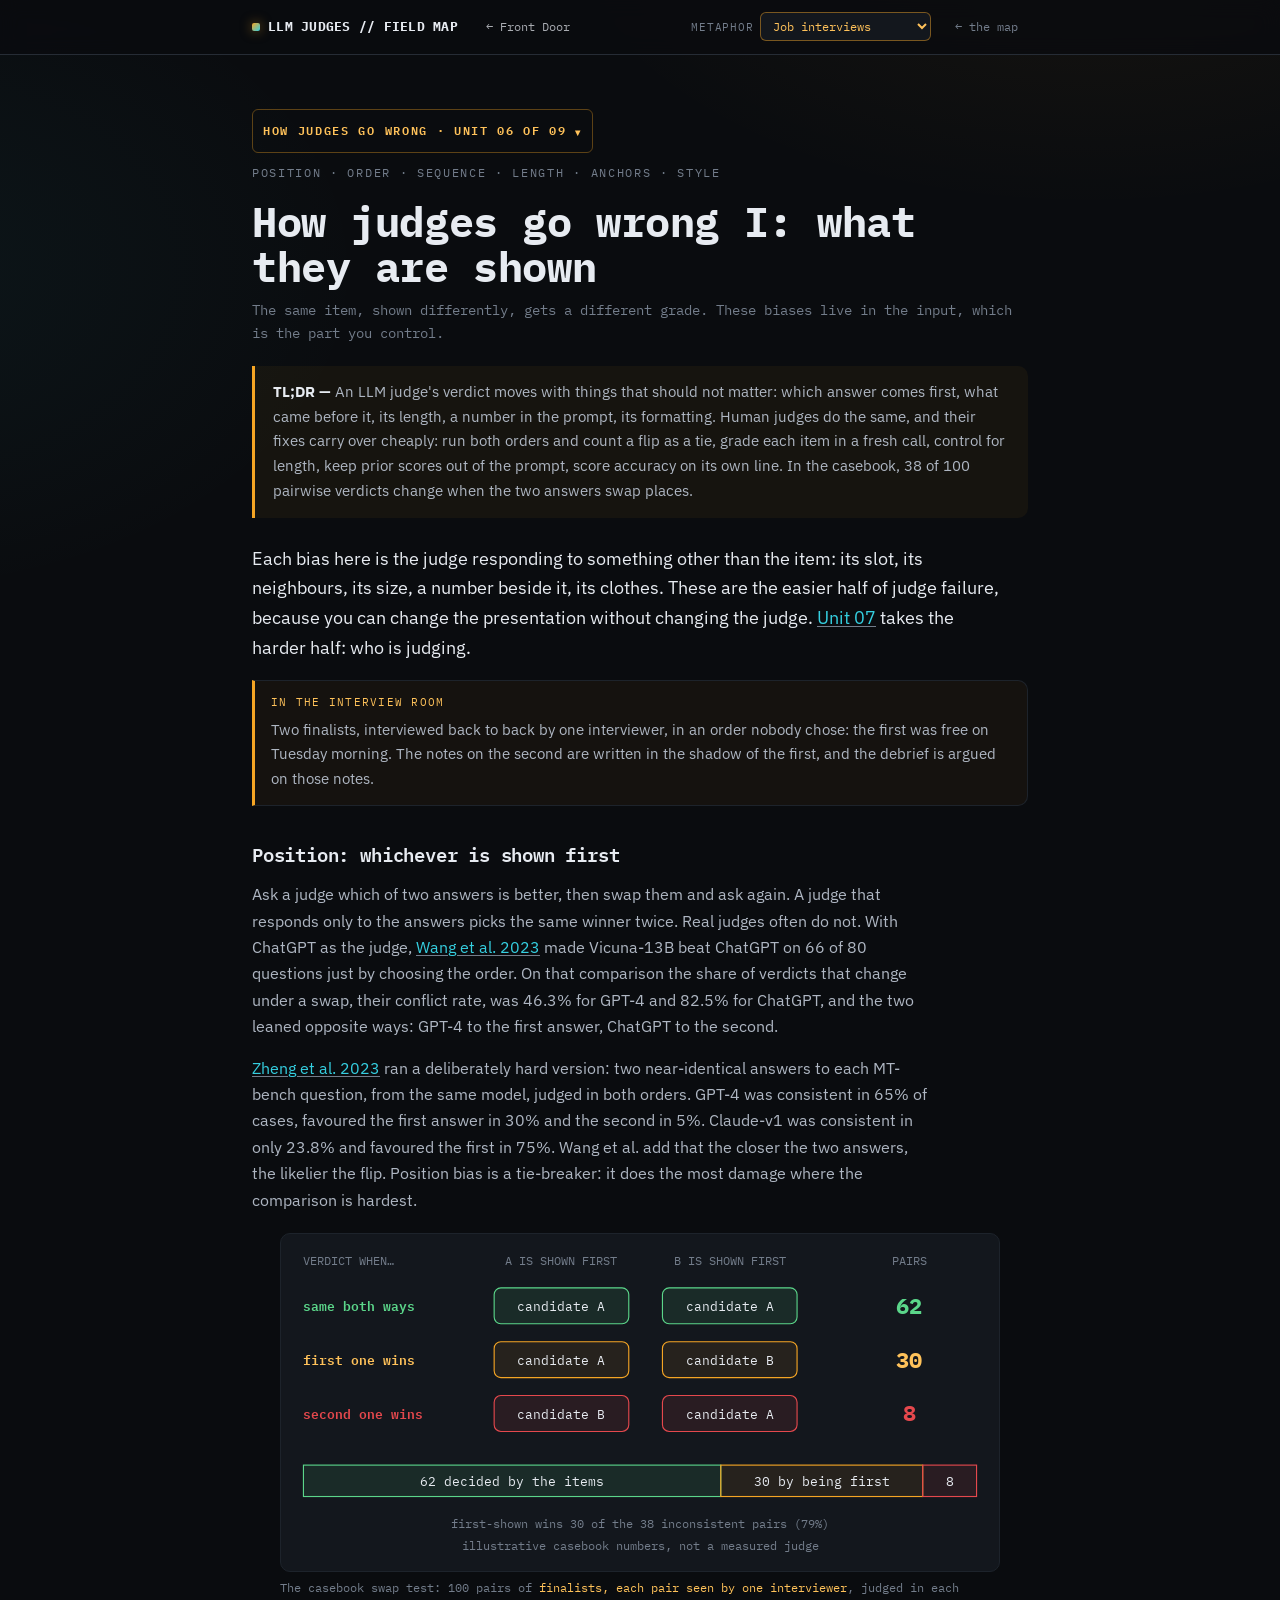
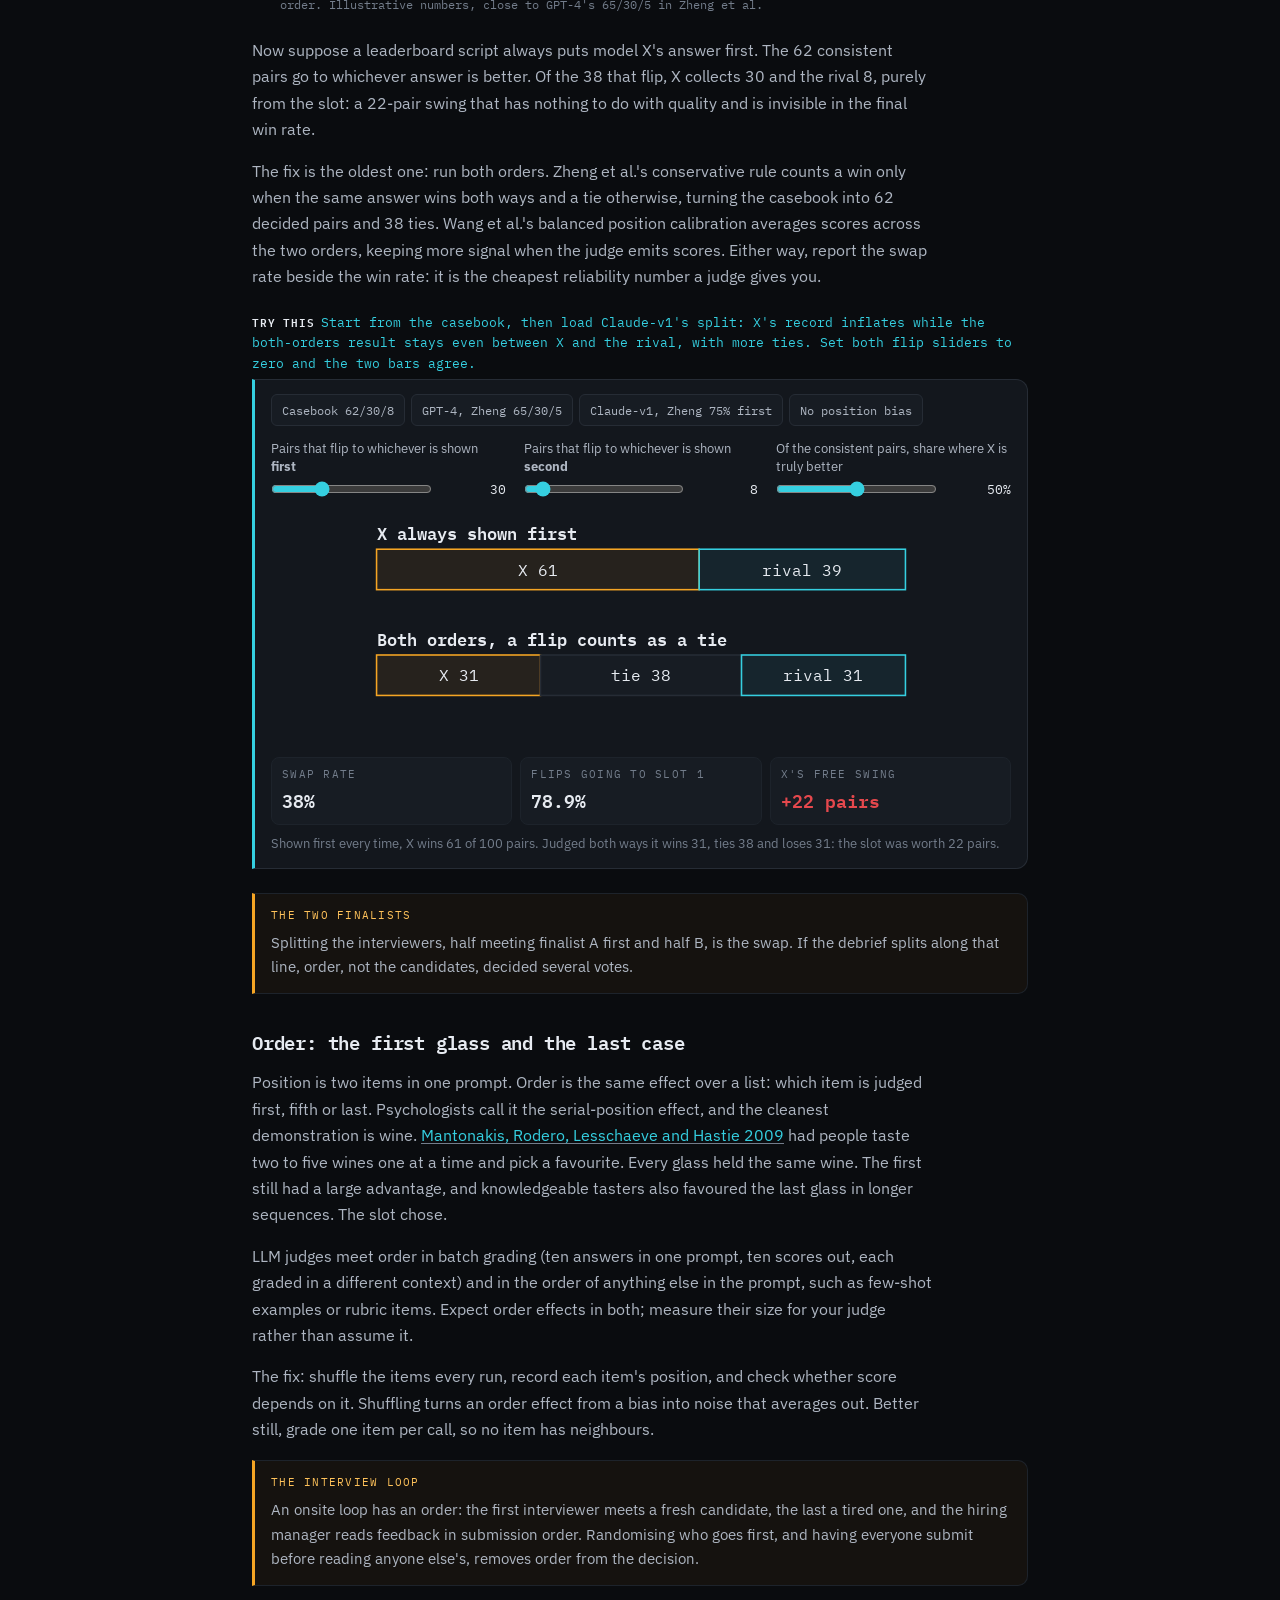
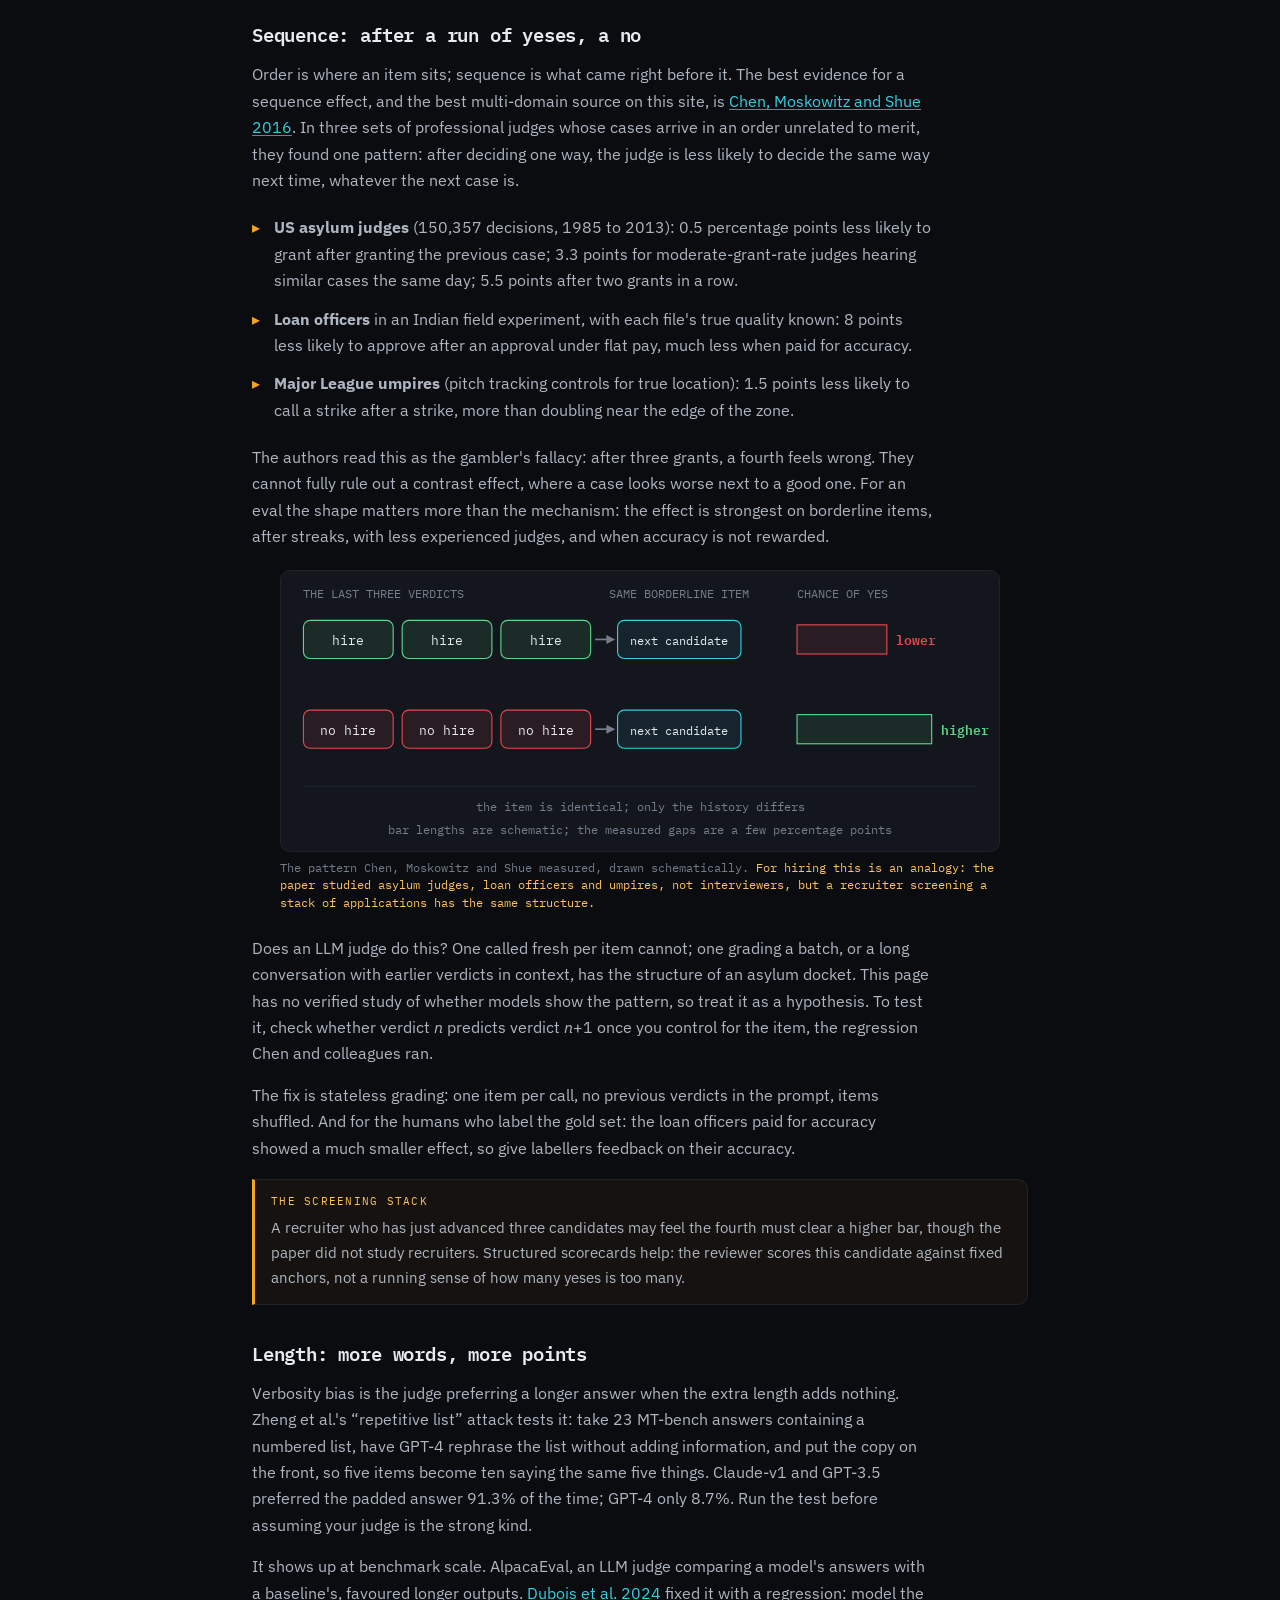
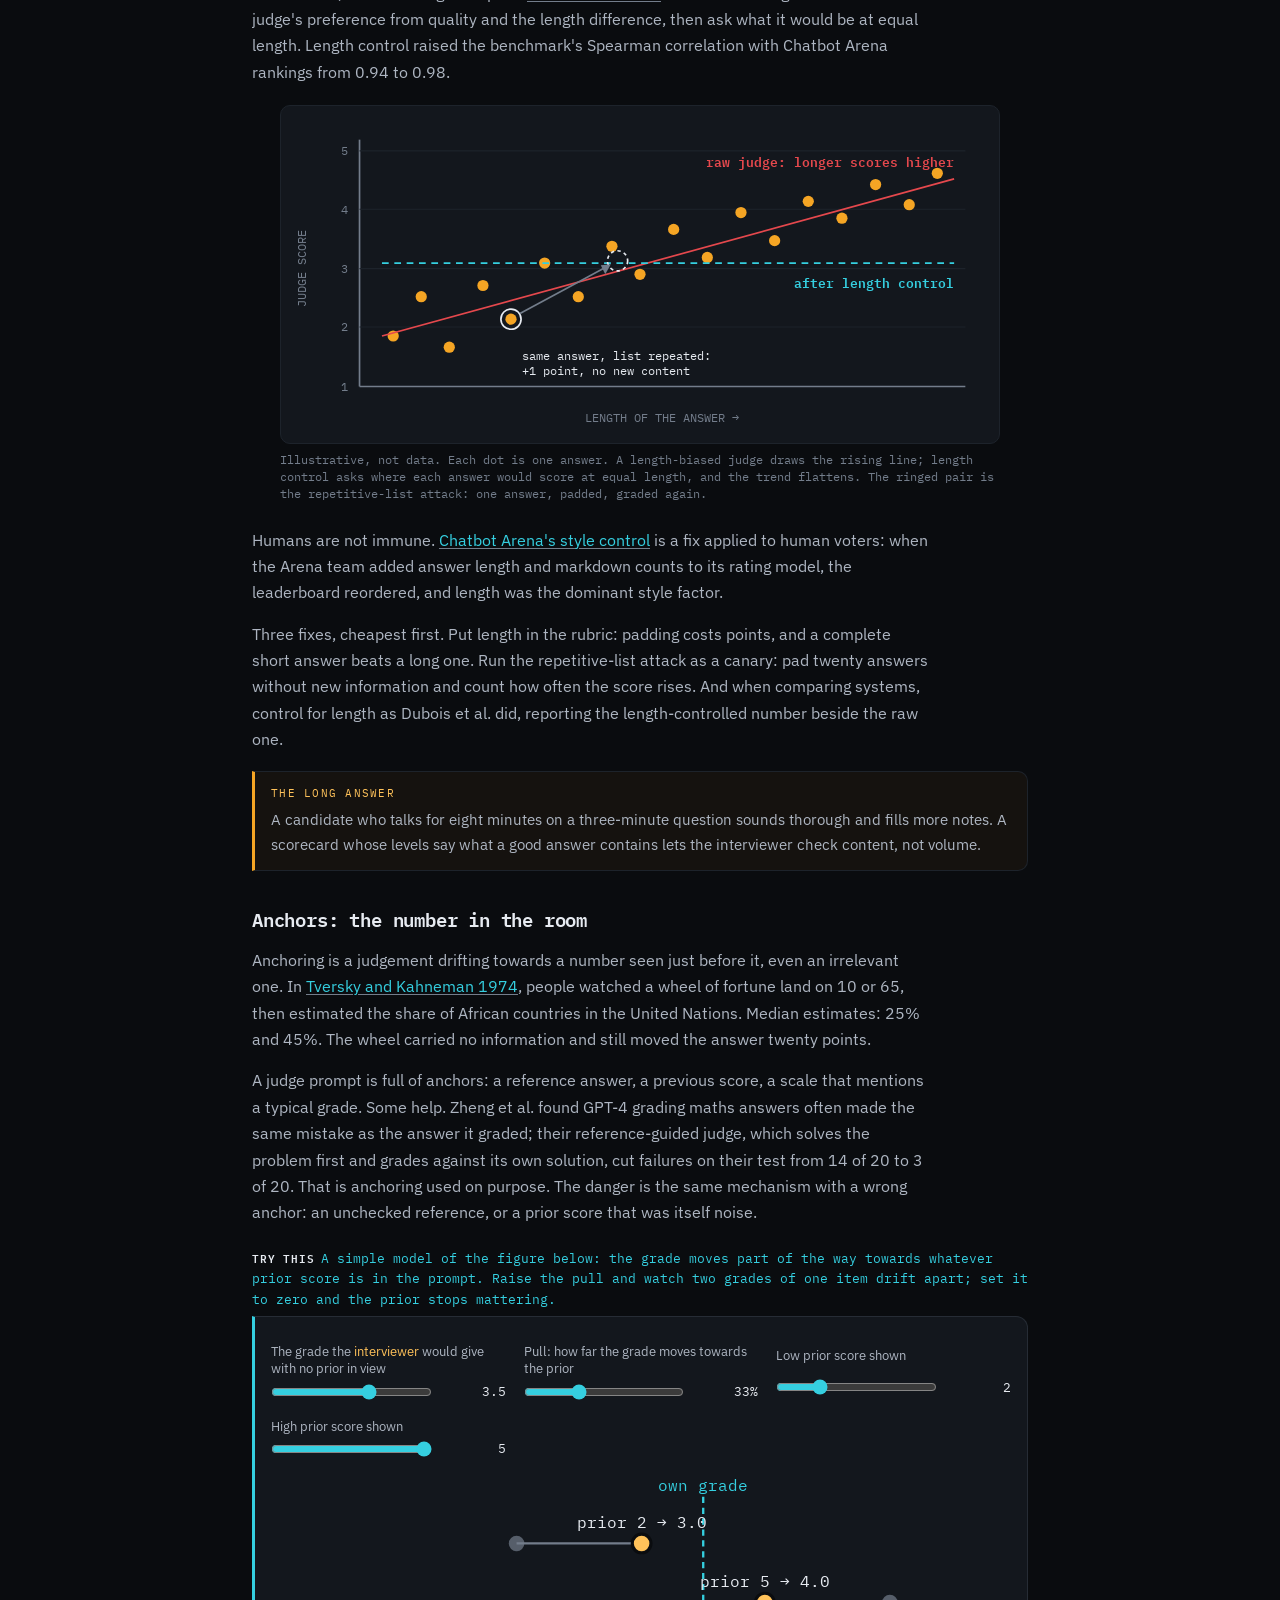
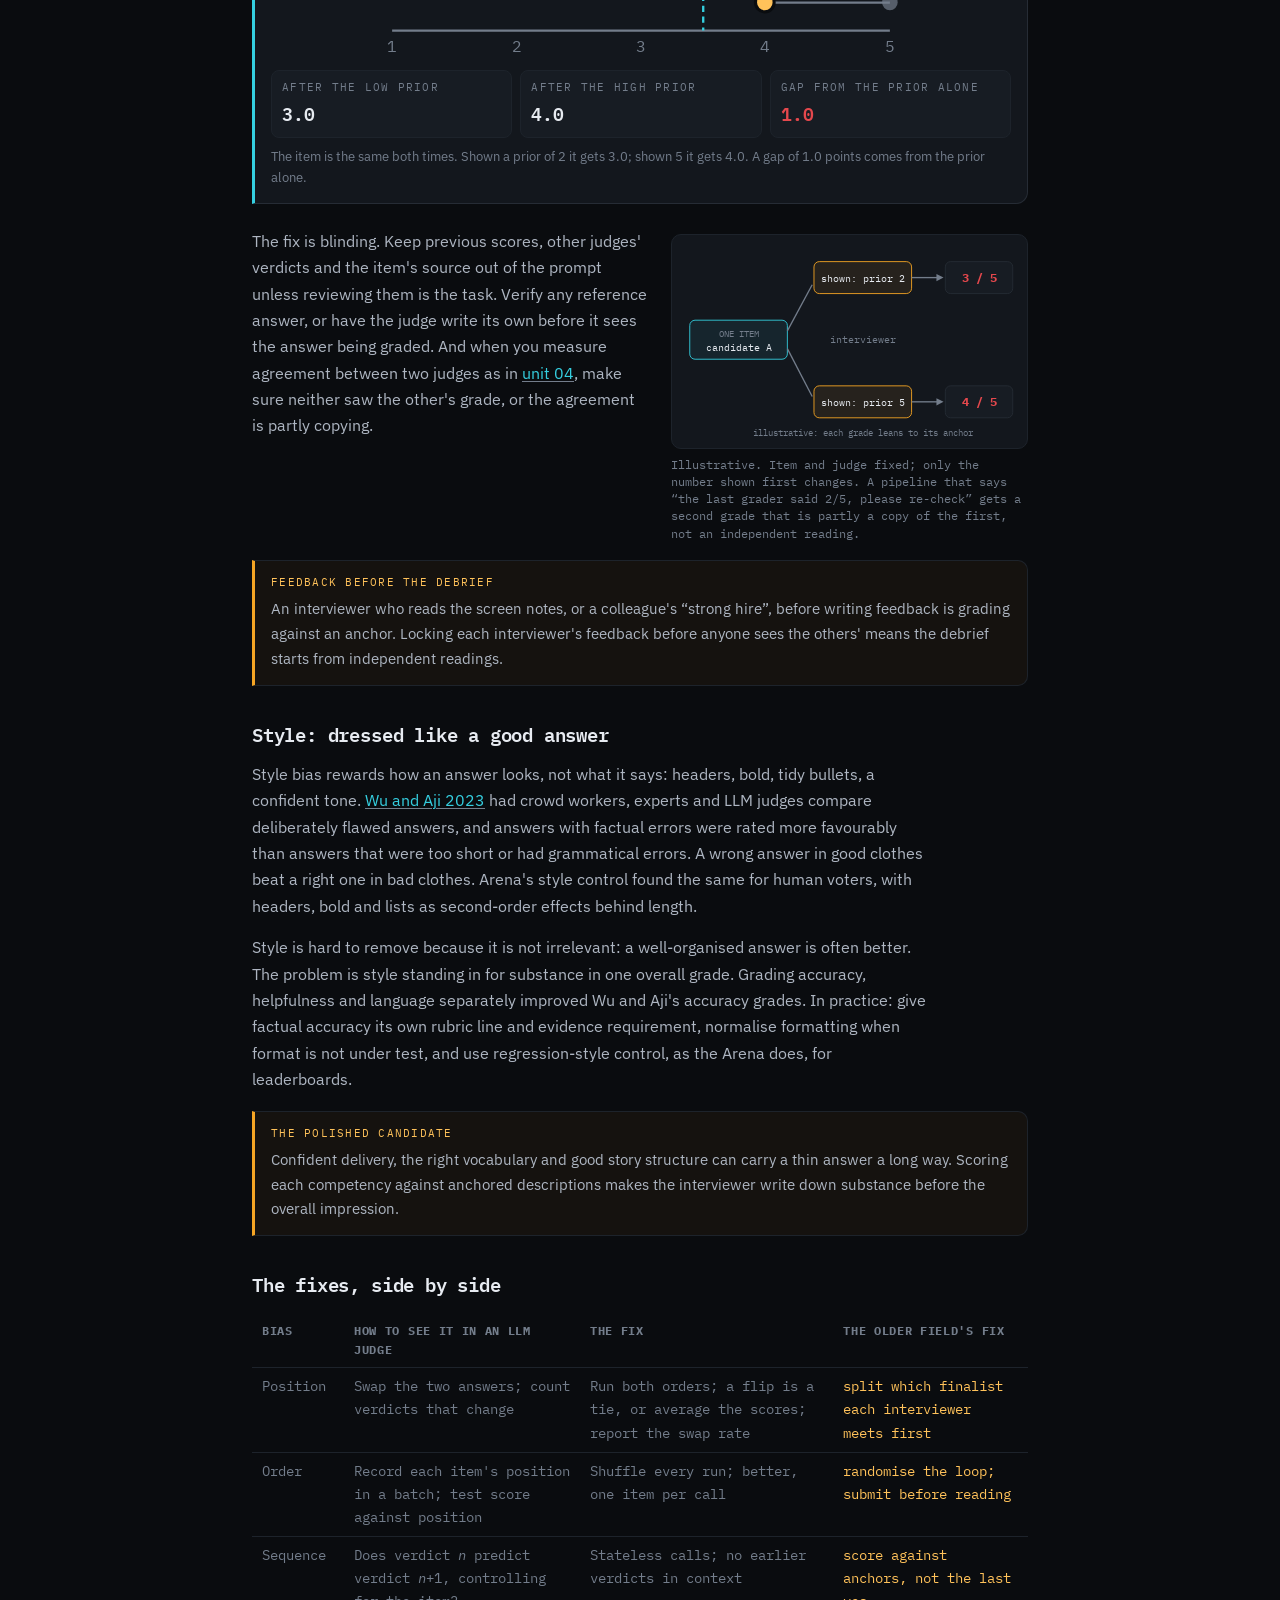
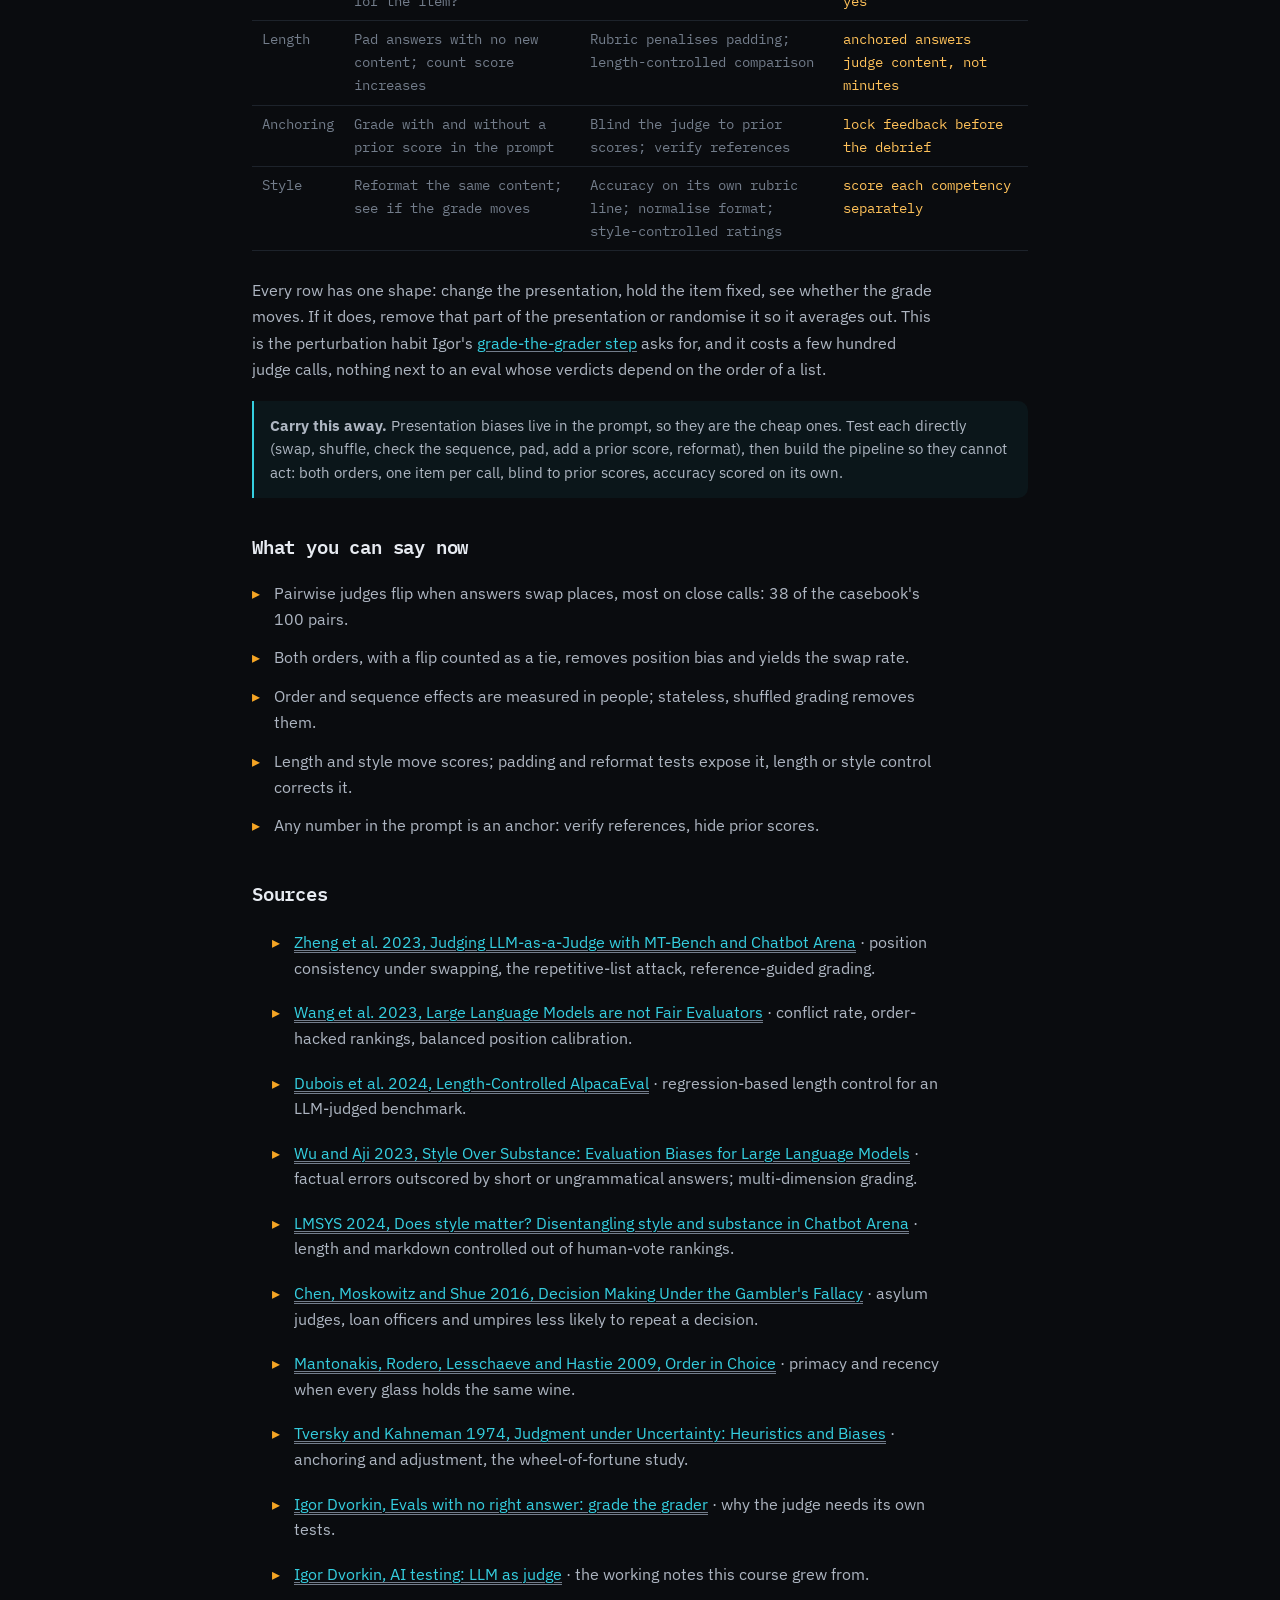
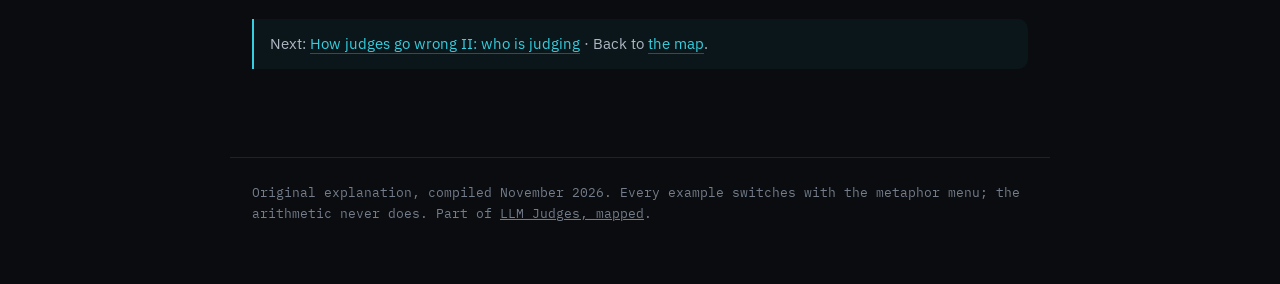
<file: parts/p06.html>
<!DOCTYPE html>
<html lang="en">
<head>
<meta charset="UTF-8" />
<meta name="viewport" content="width=device-width, initial-scale=1.0" />
<title>How judges go wrong I: what they are shown &mdash; LLM Judges, mapped</title>
<meta name="description" content="Biases that come from how an item is presented rather than who judges it: position, order, sequence, length, anchors and style, in LLM judges and in the human judges who met them first, with the fix for each." />
<link rel="preconnect" href="https://fonts.googleapis.com" />
<link rel="preconnect" href="https://fonts.gstatic.com" crossorigin />
<link href="https://fonts.googleapis.com/css2?family=IBM+Plex+Mono:wght@400;500;600;700&family=IBM+Plex+Sans:wght@400;500;600;700&display=swap" rel="stylesheet" />
<link rel="stylesheet" href="../paper.css" />
<script src="../site.js"></script>
<style>.front-door{margin:0 auto 0 14px;font-family:'IBM Plex Mono',monospace;font-size:12px;white-space:nowrap;color:inherit;opacity:.72;text-decoration:none}.front-door:hover{opacity:1}@media(max-width:560px){header .bar-in,header .nav-in{flex-wrap:wrap;row-gap:6px}}</style>
</head>
<body>
<header class="bar"><div class="bar-in">
  <div class="brand"><span class="dot"></span>LLM&nbsp;JUDGES&nbsp;//&nbsp;FIELD&nbsp;MAP</div>
  <a class="front-door" href="https://idvorkin-ai-tools.github.io/safety.html">&larr; Front Door</a>
  <a class="back" href="../index.html#failing">&larr; the map</a>
</div></header>
<main>
  <div class="eyebrow"><span class="box wb mono">HOW JUDGES GO WRONG &middot; UNIT 06 OF 09</span><span class="mono">position &middot; order &middot; sequence &middot; length &middot; anchors &middot; style</span></div>
  <h1>How judges go wrong I: what they are shown</h1>
  <div class="authors">The same item, shown differently, gets a different grade. These biases live in the input, which is the part you control.</div>

  <div class="tldr"><b>TL;DR &mdash;</b> An LLM judge's verdict moves with things that should not matter: which answer comes first, what came before it, its length, a number in the prompt, its formatting. Human judges do the same, and their fixes carry over cheaply: run both orders and count a flip as a tie, grade each item in a fresh call, control for length, keep prior scores out of the prompt, score accuracy on its own line. In the casebook, 38 of 100 pairwise verdicts change when the two answers swap places.</div>

  <p class="lead">Each bias here is the judge responding to something other than the item: its slot, its neighbours, its size, a number beside it, its clothes. These are the easier half of judge failure, because you can change the presentation without changing the judge. <a href="p07.html">Unit 07</a> takes the harder half: who is judging.</p>

  <div class="mx case">
    <div data-m="hire"><span class="mlabel">In the interview room</span><p>Two finalists, interviewed back to back by one interviewer, in an order nobody chose: the first was free on Tuesday morning. The notes on the second are written in the shadow of the first, and the debrief is argued on those notes.</p></div>
    <div data-m="review"><span class="mlabel">In the review cycle</span><p>A manager writes eight reviews in a week, in inbox order. The employee reviewed right after the team's star reads a little flatter, and last cycle's rating sits at the top of the form before the manager writes a word.</p></div>
    <div data-m="wine"><span class="mlabel">At the tasting table</span><p>A judge works through a flight of thirty glasses. Glass 1 meets a fresh palate; glass 22 follows three big, oaky reds. Same sheet, same judge, different conditions.</p></div>
    <div data-m="med"><span class="mlabel">In the reading room</span><p>A radiologist works down a worklist of screening mammograms, each read beside last year's image, the referral note and the previous reader's report. The order, the prior and the notes all arrive before the pixels do.</p></div>
    <div data-m="ump"><span class="mlabel">Behind the plate</span><p>An umpire calls a borderline pitch right after two strikes, with a catcher who catches it so it looks closer to the zone than it was. The pitch's measured location is fixed. Everything around it is not.</p></div>
  </div>

  <h2 id="position">Position: whichever is shown first</h2>
  <p>Ask a judge which of two answers is better, then swap them and ask again. A judge that responds only to the answers picks the same winner twice. Real judges often do not. With ChatGPT as the judge, <a href="https://arxiv.org/abs/2305.17926" target="_blank" rel="noopener">Wang et al. 2023</a> made Vicuna-13B beat ChatGPT on 66 of 80 questions just by choosing the order. On that comparison the share of verdicts that change under a swap, their conflict rate, was 46.3% for GPT-4 and 82.5% for ChatGPT, and the two leaned opposite ways: GPT-4 to the first answer, ChatGPT to the second.</p>
  <p><a href="https://arxiv.org/abs/2306.05685" target="_blank" rel="noopener">Zheng et al. 2023</a> ran a deliberately hard version: two near-identical answers to each MT-bench question, from the same model, judged in both orders. GPT-4 was consistent in 65% of cases, favoured the first answer in 30% and the second in 5%. Claude-v1 was consistent in only 23.8% and favoured the first in 75%. Wang et al. add that the closer the two answers, the likelier the flip. <span class="term" data-term="position-bias">Position bias</span> is a tie-breaker: it does the most damage where the comparison is hardest.</p>

  <figure class="fig wide"><button type="button" class="media" aria-label="Enlarge figure: one hundred pairs judged in both orders. 62 pairs get the same winner both ways. 30 pairs flip so that whichever item is shown first wins. 8 pairs flip so that whichever is shown second wins. A stacked bar shows 62, 30 and 8."><svg class="dg" viewBox="0 0 640 300" role="img" aria-label="One hundred pairs judged in both orders: 62 consistent, 30 flip to whichever is shown first, 8 flip to whichever is shown second."><title>Position swap on the casebook's 100 pairs: 62 consistent, 30 first wins, 8 second wins.</title>
    <text x="20" y="28" class="t-dim" font-size="10.5" text-anchor="start">VERDICT WHEN&#8230;</text>
    <text x="250" y="28" class="t-dim" font-size="10.5" text-anchor="middle">A IS SHOWN FIRST</text>
    <text x="400" y="28" class="t-dim" font-size="10.5" text-anchor="middle">B IS SHOWN FIRST</text>
    <text x="560" y="28" class="t-dim" font-size="10.5" text-anchor="middle">PAIRS</text>
    <text x="20" y="69" class="t-ok" font-size="12" text-anchor="start" font-weight="600">same both ways</text>
    <rect x="190" y="48" width="120" height="32" rx="6" class="box-ok"/><g class="mx"><text data-m="hire" x="250" y="69" class="t-ink" font-size="12" text-anchor="middle" >candidate A</text><text data-m="review" x="250" y="69" class="t-ink" font-size="12" text-anchor="middle" >employee A</text><text data-m="wine" x="250" y="69" class="t-ink" font-size="12" text-anchor="middle" >wine A</text><text data-m="med" x="250" y="69" class="t-ink" font-size="12" text-anchor="middle" >scan A</text><text data-m="ump" x="250" y="69" class="t-ink" font-size="12" text-anchor="middle" >call A</text></g>
    <rect x="340" y="48" width="120" height="32" rx="6" class="box-ok"/><g class="mx"><text data-m="hire" x="400" y="69" class="t-ink" font-size="12" text-anchor="middle" >candidate A</text><text data-m="review" x="400" y="69" class="t-ink" font-size="12" text-anchor="middle" >employee A</text><text data-m="wine" x="400" y="69" class="t-ink" font-size="12" text-anchor="middle" >wine A</text><text data-m="med" x="400" y="69" class="t-ink" font-size="12" text-anchor="middle" >scan A</text><text data-m="ump" x="400" y="69" class="t-ink" font-size="12" text-anchor="middle" >call A</text></g>
    <text x="560" y="71" class="t-ok" font-size="20" text-anchor="middle" font-weight="700">62</text>
    <text x="20" y="117" class="t-off" font-size="12" text-anchor="start" font-weight="600">first one wins</text>
    <rect x="190" y="96" width="120" height="32" rx="6" class="box-off"/><g class="mx"><text data-m="hire" x="250" y="117" class="t-ink" font-size="12" text-anchor="middle" >candidate A</text><text data-m="review" x="250" y="117" class="t-ink" font-size="12" text-anchor="middle" >employee A</text><text data-m="wine" x="250" y="117" class="t-ink" font-size="12" text-anchor="middle" >wine A</text><text data-m="med" x="250" y="117" class="t-ink" font-size="12" text-anchor="middle" >scan A</text><text data-m="ump" x="250" y="117" class="t-ink" font-size="12" text-anchor="middle" >call A</text></g>
    <rect x="340" y="96" width="120" height="32" rx="6" class="box-off"/><g class="mx"><text data-m="hire" x="400" y="117" class="t-ink" font-size="12" text-anchor="middle" >candidate B</text><text data-m="review" x="400" y="117" class="t-ink" font-size="12" text-anchor="middle" >employee B</text><text data-m="wine" x="400" y="117" class="t-ink" font-size="12" text-anchor="middle" >wine B</text><text data-m="med" x="400" y="117" class="t-ink" font-size="12" text-anchor="middle" >scan B</text><text data-m="ump" x="400" y="117" class="t-ink" font-size="12" text-anchor="middle" >call B</text></g>
    <text x="560" y="119" class="t-off" font-size="20" text-anchor="middle" font-weight="700">30</text>
    <text x="20" y="165" class="t-crit" font-size="12" text-anchor="start" font-weight="600">second one wins</text>
    <rect x="190" y="144" width="120" height="32" rx="6" class="box-crit"/><g class="mx"><text data-m="hire" x="250" y="165" class="t-ink" font-size="12" text-anchor="middle" >candidate B</text><text data-m="review" x="250" y="165" class="t-ink" font-size="12" text-anchor="middle" >employee B</text><text data-m="wine" x="250" y="165" class="t-ink" font-size="12" text-anchor="middle" >wine B</text><text data-m="med" x="250" y="165" class="t-ink" font-size="12" text-anchor="middle" >scan B</text><text data-m="ump" x="250" y="165" class="t-ink" font-size="12" text-anchor="middle" >call B</text></g>
    <rect x="340" y="144" width="120" height="32" rx="6" class="box-crit"/><g class="mx"><text data-m="hire" x="400" y="165" class="t-ink" font-size="12" text-anchor="middle" >candidate A</text><text data-m="review" x="400" y="165" class="t-ink" font-size="12" text-anchor="middle" >employee A</text><text data-m="wine" x="400" y="165" class="t-ink" font-size="12" text-anchor="middle" >wine A</text><text data-m="med" x="400" y="165" class="t-ink" font-size="12" text-anchor="middle" >scan A</text><text data-m="ump" x="400" y="165" class="t-ink" font-size="12" text-anchor="middle" >call A</text></g>
    <text x="560" y="167" class="t-crit" font-size="20" text-anchor="middle" font-weight="700">8</text>
    <rect x="20" y="206" width="372" height="28" class="box-ok"/>
    <rect x="392" y="206" width="180" height="28" class="box-off"/>
    <rect x="572" y="206" width="48" height="28" class="box-crit"/>
    <text x="206" y="225" class="t-ink" font-size="11.5" text-anchor="middle">62 decided by the items</text>
    <text x="482" y="225" class="t-ink" font-size="11.5" text-anchor="middle">30 by being first</text>
    <text x="596" y="225" class="t-ink" font-size="11.5" text-anchor="middle">8</text>
    <text x="320" y="262" class="t-dim" font-size="11" text-anchor="middle">first-shown wins 30 of the 38 inconsistent pairs (79%)</text>
    <text x="320" y="282" class="t-dim" font-size="11" text-anchor="middle">illustrative casebook numbers, not a measured judge</text>
  </svg></button><figcaption>The casebook swap test: 100 pairs of <span class="mx"><span data-m="hire">finalists, each pair seen by one interviewer</span><span data-m="review">employees, compared by one manager</span><span data-m="wine">wines, tasted side by side by one judge</span><span data-m="med">mammograms, compared by one radiologist</span><span data-m="ump">calls, reviewed side by side by one umpire</span></span>, judged in each order. Illustrative numbers, close to GPT-4's 65/30/5 in Zheng et al.</figcaption></figure>

  <p>Now suppose a leaderboard script always puts model X's answer first. The 62 consistent pairs go to whichever answer is better. Of the 38 that flip, X collects 30 and the rival 8, purely from the slot: a 22-pair swing that has nothing to do with quality and is invisible in the final win rate.</p>
  <p>The fix is the oldest one: run both orders. Zheng et al.'s conservative rule counts a win only when the same answer wins both ways and a tie otherwise, turning the casebook into 62 decided pairs and 38 ties. Wang et al.'s balanced position calibration averages scores across the two orders, keeping more signal when the judge emits scores. Either way, report the swap rate beside the win rate: it is the cheapest reliability number a judge gives you.</p>

  <p class="lab-try"><b>Try this</b>Start from the casebook, then load Claude-v1's split: X's record inflates while the both-orders result stays even between X and the rival, with more ties. Set both flip sliders to zero and the two bars agree.</p>
  <div class="lab" data-lab="swap"></div>

  <div class="mx case">
    <div data-m="hire"><span class="mlabel">The two finalists</span><p>Splitting the interviewers, half meeting finalist A first and half B, is the swap. If the debrief splits along that line, order, not the candidates, decided several votes.</p></div>
    <div data-m="review"><span class="mlabel">The stack rank</span><p>A calibration meeting that discusses employees in the same order every cycle gives the first names a fresh room and the last a tired one. Rotating the order each cycle is the swap; comparing two close employees twice, each one first once, is the swap by hand.</p></div>
    <div data-m="wine"><span class="mlabel">Two glasses side by side</span><p>Many competitions randomise the pour order, and sensory scientists balance which glass sits on the left in a paired test. A judge who prefers the left glass on both pours of the same pair has shown a position preference, not a palate.</p></div>
    <div data-m="med"><span class="mlabel">Comparing two images</span><p>Pairwise judging in medicine is mostly the comparison with last year's image. Reader studies comparing two methods counterbalance the reading order: half the readers see method A first, half method B.</p></div>
    <div data-m="ump"><span class="mlabel">Comparing two calls</span><p>Umpires rarely compare two items side by side, so pairwise position barely exists behind the plate. Their order problem is sequence, the call just before, covered two sections down with the best evidence on this site.</p></div>
  </div>

  <h2 id="order">Order: the first glass and the last case</h2>
  <p>Position is two items in one prompt. Order is the same effect over a list: which item is judged first, fifth or last. Psychologists call it the <span class="term" data-term="serial-position-effect">serial-position effect</span>, and the cleanest demonstration is wine. <a href="https://doi.org/10.1111/j.1467-9280.2009.02453.x" target="_blank" rel="noopener">Mantonakis, Rodero, Lesschaeve and Hastie 2009</a> had people taste two to five wines one at a time and pick a favourite. Every glass held the same wine. The first still had a large advantage, and knowledgeable tasters also favoured the last glass in longer sequences. The slot chose.</p>
  <p>LLM judges meet order in batch grading (ten answers in one prompt, ten scores out, each graded in a different context) and in the order of anything else in the prompt, such as <span class="term" data-term="few-shot">few-shot</span> examples or rubric items. Expect order effects in both; measure their size for your judge rather than assume it.</p>
  <p>The fix: shuffle the items every run, record each item's position, and check whether score depends on it. Shuffling turns an order effect from a bias into noise that averages out. Better still, grade one item per call, so no item has neighbours.</p>

  <div class="mx case">
    <div data-m="hire"><span class="mlabel">The interview loop</span><p>An onsite loop has an order: the first interviewer meets a fresh candidate, the last a tired one, and the hiring manager reads feedback in submission order. Randomising who goes first, and having everyone submit before reading anyone else's, removes order from the decision.</p></div>
    <div data-m="review"><span class="mlabel">The review queue</span><p>Writing reviews alphabetically gives the same employees the fresh slot every year. Shuffling the queue does not remove the effect from any single review, but it stops the same people paying for it every time.</p></div>
    <div data-m="wine"><span class="mlabel">The flight</span><p>This is why competitions randomise wine order within a flight and between judges. A wine that always lands in glass 1 would carry the primacy advantage into its medal count; randomising spreads it across entries, where it cancels.</p></div>
    <div data-m="med"><span class="mlabel">The worklist</span><p>A worklist is ordered by arrival, urgency or a default sort, and the first and last cases of a long session are read in different states from the middle. Audit studies that measure a reader present cases in a random order for each reader.</p></div>
    <div data-m="ump"><span class="mlabel">The game</span><p>An umpire cannot shuffle the pitches; the order is the game. That makes umpires the best natural experiment for the next effect.</p></div>
  </div>

  <h2 id="sequence">Sequence: after a run of yeses, a no</h2>
  <p>Order is where an item sits; sequence is what came right before it. The best evidence for a sequence effect, and the best multi-domain source on this site, is <a href="https://doi.org/10.1093/qje/qjw017" target="_blank" rel="noopener">Chen, Moskowitz and Shue 2016</a>. In three sets of professional judges whose cases arrive in an order unrelated to merit, they found one pattern: after deciding one way, the judge is less likely to decide the same way next time, whatever the next case is.</p>
  <ul>
    <li><b>US asylum judges</b> (150,357 decisions, 1985 to 2013): 0.5 percentage points less likely to grant after granting the previous case; 3.3 points for moderate-grant-rate judges hearing similar cases the same day; 5.5 points after two grants in a row.</li>
    <li><b>Loan officers</b> in an Indian field experiment, with each file's true quality known: 8 points less likely to approve after an approval under flat pay, much less when paid for accuracy.</li>
    <li><b>Major League umpires</b> (pitch tracking controls for true location): 1.5 points less likely to call a strike after a strike, more than doubling near the edge of the zone.</li>
  </ul>
  <p>The authors read this as the <span class="term" data-term="gamblers-fallacy">gambler's fallacy</span>: after three grants, a fourth feels wrong. They cannot fully rule out a <span class="term" data-term="contrast-effect">contrast effect</span>, where a case looks worse next to a good one. For an eval the shape matters more than the mechanism: the effect is strongest on borderline items, after streaks, with less experienced judges, and when accuracy is not rewarded.</p>

  <figure class="fig wide"><button type="button" class="media" aria-label="Enlarge figure: the same borderline item judged after two different histories. After three yes verdicts in a row, the chance of another yes is lower. After three no verdicts in a row, it is higher. The item itself is identical."><svg class="dg" viewBox="0 0 640 250" role="img" aria-label="The same borderline item after three yes verdicts gets a lower chance of yes than after three no verdicts."><title>Sequence effect: one borderline item, two histories, two different chances of a yes.</title>
    <text x="20" y="24" class="t-dim" font-size="10.5" text-anchor="start">THE LAST THREE VERDICTS</text>
    <text x="355" y="24" class="t-dim" font-size="10.5" text-anchor="middle">SAME BORDERLINE ITEM</text>
    <text x="460" y="24" class="t-dim" font-size="10.5" text-anchor="start">CHANCE OF YES</text>
    <rect x="20" y="44" width="80" height="34" rx="6" class="box-ok"/><g class="mx"><text data-m="hire" x="60" y="66" class="t-ink" font-size="12" text-anchor="middle" >hire</text><text data-m="review" x="60" y="66" class="t-ink" font-size="12" text-anchor="middle" >exceeds</text><text data-m="wine" x="60" y="66" class="t-ink" font-size="12" text-anchor="middle" >medal</text><text data-m="med" x="60" y="66" class="t-ink" font-size="12" text-anchor="middle" >recall</text><text data-m="ump" x="60" y="66" class="t-ink" font-size="12" text-anchor="middle" >strike</text></g>
    <rect x="108" y="44" width="80" height="34" rx="6" class="box-ok"/><g class="mx"><text data-m="hire" x="148" y="66" class="t-ink" font-size="12" text-anchor="middle" >hire</text><text data-m="review" x="148" y="66" class="t-ink" font-size="12" text-anchor="middle" >exceeds</text><text data-m="wine" x="148" y="66" class="t-ink" font-size="12" text-anchor="middle" >medal</text><text data-m="med" x="148" y="66" class="t-ink" font-size="12" text-anchor="middle" >recall</text><text data-m="ump" x="148" y="66" class="t-ink" font-size="12" text-anchor="middle" >strike</text></g>
    <rect x="196" y="44" width="80" height="34" rx="6" class="box-ok"/><g class="mx"><text data-m="hire" x="236" y="66" class="t-ink" font-size="12" text-anchor="middle" >hire</text><text data-m="review" x="236" y="66" class="t-ink" font-size="12" text-anchor="middle" >exceeds</text><text data-m="wine" x="236" y="66" class="t-ink" font-size="12" text-anchor="middle" >medal</text><text data-m="med" x="236" y="66" class="t-ink" font-size="12" text-anchor="middle" >recall</text><text data-m="ump" x="236" y="66" class="t-ink" font-size="12" text-anchor="middle" >strike</text></g>
    <line x1="280" y1="61" x2="292" y2="61" class="ln"/><polygon class="ah" points="298,61 290,57 290,65"/>
    <rect x="300" y="44" width="110" height="34" rx="6" class="box-def"/><g class="mx"><text data-m="hire" x="355" y="66" class="t-ink" font-size="11" text-anchor="middle" >next candidate</text><text data-m="review" x="355" y="66" class="t-ink" font-size="11" text-anchor="middle" >next employee</text><text data-m="wine" x="355" y="66" class="t-ink" font-size="11" text-anchor="middle" >next wine</text><text data-m="med" x="355" y="66" class="t-ink" font-size="11" text-anchor="middle" >next scan</text><text data-m="ump" x="355" y="66" class="t-ink" font-size="11" text-anchor="middle" >next pitch</text></g>
    <rect x="460" y="48" width="80" height="26" class="box-crit"/>
    <text x="548" y="66" class="t-crit" font-size="12" text-anchor="start" font-weight="600">lower</text>
    <rect x="20" y="124" width="80" height="34" rx="6" class="box-crit"/><g class="mx"><text data-m="hire" x="60" y="146" class="t-ink" font-size="12" text-anchor="middle" >no hire</text><text data-m="review" x="60" y="146" class="t-ink" font-size="12" text-anchor="middle" >meets</text><text data-m="wine" x="60" y="146" class="t-ink" font-size="12" text-anchor="middle" >no medal</text><text data-m="med" x="60" y="146" class="t-ink" font-size="12" text-anchor="middle" >clear</text><text data-m="ump" x="60" y="146" class="t-ink" font-size="12" text-anchor="middle" >ball</text></g>
    <rect x="108" y="124" width="80" height="34" rx="6" class="box-crit"/><g class="mx"><text data-m="hire" x="148" y="146" class="t-ink" font-size="12" text-anchor="middle" >no hire</text><text data-m="review" x="148" y="146" class="t-ink" font-size="12" text-anchor="middle" >meets</text><text data-m="wine" x="148" y="146" class="t-ink" font-size="12" text-anchor="middle" >no medal</text><text data-m="med" x="148" y="146" class="t-ink" font-size="12" text-anchor="middle" >clear</text><text data-m="ump" x="148" y="146" class="t-ink" font-size="12" text-anchor="middle" >ball</text></g>
    <rect x="196" y="124" width="80" height="34" rx="6" class="box-crit"/><g class="mx"><text data-m="hire" x="236" y="146" class="t-ink" font-size="12" text-anchor="middle" >no hire</text><text data-m="review" x="236" y="146" class="t-ink" font-size="12" text-anchor="middle" >meets</text><text data-m="wine" x="236" y="146" class="t-ink" font-size="12" text-anchor="middle" >no medal</text><text data-m="med" x="236" y="146" class="t-ink" font-size="12" text-anchor="middle" >clear</text><text data-m="ump" x="236" y="146" class="t-ink" font-size="12" text-anchor="middle" >ball</text></g>
    <line x1="280" y1="141" x2="292" y2="141" class="ln"/><polygon class="ah" points="298,141 290,137 290,145"/>
    <rect x="300" y="124" width="110" height="34" rx="6" class="box-def"/><g class="mx"><text data-m="hire" x="355" y="146" class="t-ink" font-size="11" text-anchor="middle" >next candidate</text><text data-m="review" x="355" y="146" class="t-ink" font-size="11" text-anchor="middle" >next employee</text><text data-m="wine" x="355" y="146" class="t-ink" font-size="11" text-anchor="middle" >next wine</text><text data-m="med" x="355" y="146" class="t-ink" font-size="11" text-anchor="middle" >next scan</text><text data-m="ump" x="355" y="146" class="t-ink" font-size="11" text-anchor="middle" >next pitch</text></g>
    <rect x="460" y="128" width="120" height="26" class="box-ok"/>
    <text x="588" y="146" class="t-ok" font-size="12" text-anchor="start" font-weight="600">higher</text>
    <line x1="20" y1="192" x2="620" y2="192" class="grid"/>
    <text x="320" y="214" class="t-dim" font-size="11" text-anchor="middle">the item is identical; only the history differs</text>
    <text x="320" y="234" class="t-dim" font-size="11" text-anchor="middle">bar lengths are schematic; the measured gaps are a few percentage points</text>
  </svg></button><figcaption>The pattern Chen, Moskowitz and Shue measured, drawn schematically. <span class="mx"><span data-m="hire">For hiring this is an analogy: the paper studied asylum judges, loan officers and umpires, not interviewers, but a recruiter screening a stack of applications has the same structure.</span><span data-m="review">For reviews this is an analogy: the paper studied asylum judges, loan officers and umpires, but a manager rating a queue of employees has the same structure.</span><span data-m="wine">For wine this is an analogy: the paper studied asylum judges, loan officers and umpires, but a judge scoring a flight one glass at a time has the same structure.</span><span data-m="med">For screening this is an analogy: the paper studied asylum judges, loan officers and umpires, but a reader working down a worklist has the same structure.</span><span data-m="ump">For umpires this is measured directly: 1.5 points fewer strike calls after a strike, holding the pitch's tracked location fixed.</span></span></figcaption></figure>

  <p>Does an LLM judge do this? One called fresh per item cannot; one grading a batch, or a long conversation with earlier verdicts in context, has the structure of an asylum docket. This page has no verified study of whether models show the pattern, so treat it as a hypothesis. To test it, check whether verdict <i>n</i> predicts verdict <i>n</i>+1 once you control for the item, the regression Chen and colleagues ran.</p>
  <p>The fix is stateless grading: one item per call, no previous verdicts in the prompt, items shuffled. And for the humans who label the <span class="term" data-term="gold-set">gold set</span>: the loan officers paid for accuracy showed a much smaller effect, so give labellers feedback on their accuracy.</p>

  <div class="mx case">
    <div data-m="hire"><span class="mlabel">The screening stack</span><p>A recruiter who has just advanced three candidates may feel the fourth must clear a higher bar, though the paper did not study recruiters. Structured scorecards help: the reviewer scores this candidate against fixed anchors, not a running sense of how many yeses is too many.</p></div>
    <div data-m="review"><span class="mlabel">The run of strong reviews</span><p>After three &ldquo;exceeds&rdquo; ratings in a row, a manager may feel pressure to write a &ldquo;meets&rdquo;. A real distribution guideline is a separate problem; the sense that four in a row cannot be right is this one. Write each review against the level definitions, not the previous review.</p></div>
    <div data-m="wine"><span class="mlabel">After the big wines</span><p>A delicate wine after three powerful ones can taste thin; one after three faults can taste better than it is. That is the contrast reading. Competitions group wines by style within a flight partly so each glass meets its peers.</p></div>
    <div data-m="med"><span class="mlabel">After the recalls</span><p>A reader who has just called back three patients may hesitate before a fourth. Screening programmes audit each reader's recall rate over hundreds of cases so the right rate belongs to the whole caseload, not the last few films.</p></div>
    <div data-m="ump"><span class="mlabel">After two strikes</span><p>The measured case. Holding the tracked pitch location fixed, umpires call fewer strikes right after strikes, most of all at the edge of the zone. The pitch did not change; the umpire's expectation of a run did.</p></div>
  </div>

  <h2 id="length">Length: more words, more points</h2>
  <p><span class="term" data-term="length-bias">Verbosity bias</span> is the judge preferring a longer answer when the extra length adds nothing. Zheng et al.'s &ldquo;repetitive list&rdquo; attack tests it: take 23 MT-bench answers containing a numbered list, have GPT-4 rephrase the list without adding information, and put the copy on the front, so five items become ten saying the same five things. Claude-v1 and GPT-3.5 preferred the padded answer 91.3% of the time; GPT-4 only 8.7%. Run the test before assuming your judge is the strong kind.</p>
  <p>It shows up at benchmark scale. AlpacaEval, an LLM judge comparing a model's answers with a baseline's, favoured longer outputs. <a href="https://arxiv.org/abs/2404.04475" target="_blank" rel="noopener">Dubois et al. 2024</a> fixed it with a regression: model the judge's preference from quality and the length difference, then ask what it would be at equal length. Length control raised the benchmark's <span class="term" data-term="spearman-correlation">Spearman correlation</span> with Chatbot Arena rankings from 0.94 to 0.98.</p>

  <figure class="fig wide"><button type="button" class="media" aria-label="Enlarge figure: an illustrative scatter of judge score against answer length. Raw scores climb with length along a rising trend line. A flat dashed line shows the same judge after controlling for length. One answer padded with a repeated list moves right and up by a full point with no new content."><svg class="dg" viewBox="0 0 640 300" role="img" aria-label="Illustrative scatter: judge score rises with answer length; after length control the trend is flat; a padded answer gains a point with no new content."><title>Length bias, illustrated: score rises with length; padding moves an answer up; length control flattens the trend.</title>
    <line x1="70" y1="250" x2="610" y2="250" class="ln"/><line x1="70" y1="250" x2="70" y2="30" class="ln"/>
    <line x1="70" y1="40" x2="610" y2="40" class="grid"/><line x1="70" y1="92" x2="610" y2="92" class="grid"/><line x1="70" y1="145" x2="610" y2="145" class="grid"/><line x1="70" y1="197" x2="610" y2="197" class="grid"/>
    <text x="60" y="44" class="t-dim" font-size="11" text-anchor="end">5</text><text x="60" y="96" class="t-dim" font-size="11" text-anchor="end">4</text><text x="60" y="149" class="t-dim" font-size="11" text-anchor="end">3</text><text x="60" y="201" class="t-dim" font-size="11" text-anchor="end">2</text><text x="60" y="254" class="t-dim" font-size="11" text-anchor="end">1</text>
    <text x="340" y="282" class="t-dim" font-size="11" text-anchor="middle">LENGTH OF THE ANSWER &rarr;</text>
    <text x="22" y="145" class="t-dim" font-size="11" text-anchor="middle" transform="rotate(-90 22 145)">JUDGE SCORE</text>
    <g fill="var(--off)">
      <circle cx="100" cy="205" r="5"/><circle cx="125" cy="170" r="5"/><circle cx="150" cy="215" r="5"/><circle cx="180" cy="160" r="5"/><circle cx="205" cy="190" r="5"/>
      <circle cx="235" cy="140" r="5"/><circle cx="265" cy="170" r="5"/><circle cx="295" cy="125" r="5"/><circle cx="320" cy="150" r="5"/><circle cx="350" cy="110" r="5"/>
      <circle cx="380" cy="135" r="5"/><circle cx="410" cy="95" r="5"/><circle cx="440" cy="120" r="5"/><circle cx="470" cy="85" r="5"/><circle cx="500" cy="100" r="5"/>
      <circle cx="530" cy="70" r="5"/><circle cx="560" cy="88" r="5"/><circle cx="585" cy="60" r="5"/>
    </g>
    <line x1="90" y1="205" x2="600" y2="65" class="ln-crit"/>
    <text x="600" y="54" class="t-crit" font-size="11.5" text-anchor="end" font-weight="600">raw judge: longer scores higher</text>
    <line x1="90" y1="140" x2="600" y2="140" class="ln-def" stroke-dasharray="6 5"/>
    <text x="600" y="162" class="t-def" font-size="11.5" text-anchor="end" font-weight="600">after length control</text>
    <circle cx="205" cy="190" r="9" fill="none" stroke="var(--ink)" stroke-width="1.5"/>
    <circle cx="300" cy="138" r="9" fill="none" stroke="var(--ink)" stroke-width="1.5" stroke-dasharray="3 3"/>
    <line x1="213" y1="185" x2="289" y2="144" class="ln"/><polygon class="ah" points="294,141 285,142 289,150"/>
    <text x="215" y="226" class="t-ink" font-size="11" text-anchor="start">same answer, list repeated:</text>
    <text x="215" y="240" class="t-ink" font-size="11" text-anchor="start">+1 point, no new content</text>
  </svg></button><figcaption>Illustrative, not data. Each dot is one answer. A length-biased judge draws the rising line; length control asks where each answer would score at equal length, and the trend flattens. The ringed pair is the repetitive-list attack: one answer, padded, graded again.</figcaption></figure>

  <p>Humans are not immune. <a href="https://lmsys.org/blog/2024-08-28-style-control/" target="_blank" rel="noopener">Chatbot Arena's style control</a> is a fix applied to human voters: when the Arena team added answer length and markdown counts to its rating model, the leaderboard reordered, and length was the dominant style factor.</p>
  <p>Three fixes, cheapest first. Put length in the rubric: padding costs points, and a complete short answer beats a long one. Run the repetitive-list attack as a canary: pad twenty answers without new information and count how often the score rises. And when comparing systems, control for length as Dubois et al. did, reporting the length-controlled number beside the raw one.</p>

  <div class="mx case">
    <div data-m="hire"><span class="mlabel">The long answer</span><p>A candidate who talks for eight minutes on a three-minute question sounds thorough and fills more notes. A scorecard whose levels say what a good answer contains lets the interviewer check content, not volume.</p></div>
    <div data-m="review"><span class="mlabel">The thick packet</span><p>A twelve-page self-review beside a colleague's two pages makes more claims, not necessarily more impact. Capping self-review length, or scoring against a list of outcomes, is length control by hand.</p></div>
    <div data-m="wine"><span class="mlabel">The big wine</span><p>Wine's analogue of length is intensity: in a flight of thirty, a concentrated wine stands out and a subtle one can be lost. Whether judges systematically reward size is argued more than measured; grouping by style is the usual defence.</p></div>
    <div data-m="med"><span class="mlabel">The long report</span><p>A long, hedged prior report can read as more careful than a short, decisive one. BI-RADS categories force the conclusion into one fixed slot, which is length control for the part that drives the decision.</p></div>
    <div data-m="ump"><span class="mlabel">No word count</span><p>A pitch has no length, so umpiring has no literal verbosity bias. Its presentation cousin is how the ball is caught, in the style section below.</p></div>
  </div>

  <h2 id="anchoring">Anchors: the number in the room</h2>
  <p><span class="term" data-term="anchoring">Anchoring</span> is a judgement drifting towards a number seen just before it, even an irrelevant one. In <a href="https://doi.org/10.1126/science.185.4157.1124" target="_blank" rel="noopener">Tversky and Kahneman 1974</a>, people watched a wheel of fortune land on 10 or 65, then estimated the share of African countries in the United Nations. Median estimates: 25% and 45%. The wheel carried no information and still moved the answer twenty points.</p>
  <p>A judge prompt is full of anchors: a reference answer, a previous score, a scale that mentions a typical grade. Some help. Zheng et al. found GPT-4 grading maths answers often made the same mistake as the answer it graded; their reference-guided judge, which solves the problem first and grades against its own solution, cut failures on their test from 14 of 20 to 3 of 20. That is anchoring used on purpose. The danger is the same mechanism with a wrong anchor: an unchecked reference, or a prior score that was itself noise.</p>

  <p class="lab-try"><b>Try this</b>A simple model of the figure below: the grade moves part of the way towards whatever prior score is in the prompt. Raise the pull and watch two grades of one item drift apart; set it to zero and the prior stops mattering.</p>
  <div class="lab" data-lab="anchor"></div>

  <figure class="fig"><button type="button" class="media" aria-label="Enlarge figure: the same item graded by the same judge twice, once with a prior score of 2 in the prompt and once with a prior score of 5. The grades come out 3 and 4, each pulled towards the number it was shown."><svg class="dg" viewBox="0 0 400 240" role="img" aria-label="The same item graded twice: shown a prior score of 2 it gets 3, shown a prior score of 5 it gets 4."><title>Anchoring: the same item, two prior scores in the prompt, two different grades.</title>
    <rect x="20" y="96" width="110" height="44" rx="6" class="box-def"/>
    <text x="75" y="115" class="t-dim" font-size="10.5" text-anchor="middle">ONE ITEM</text>
    <g class="mx"><text data-m="hire" x="75" y="131" class="t-ink" font-size="11.5" text-anchor="middle" >candidate A</text><text data-m="review" x="75" y="131" class="t-ink" font-size="11.5" text-anchor="middle" >employee A</text><text data-m="wine" x="75" y="131" class="t-ink" font-size="11.5" text-anchor="middle" >wine A</text><text data-m="med" x="75" y="131" class="t-ink" font-size="11.5" text-anchor="middle" >scan A</text><text data-m="ump" x="75" y="131" class="t-ink" font-size="11.5" text-anchor="middle" >call A</text></g>
    <rect x="160" y="30" width="110" height="36" rx="6" class="box-off"/><text x="215" y="53" class="t-ink" font-size="11.5" text-anchor="middle">shown: prior 2</text>
    <rect x="160" y="170" width="110" height="36" rx="6" class="box-off"/><text x="215" y="193" class="t-ink" font-size="11.5" text-anchor="middle">shown: prior 5</text>
    <line x1="130" y1="108" x2="158" y2="56" class="ln"/><line x1="130" y1="128" x2="158" y2="182" class="ln"/>
    <line x1="270" y1="48" x2="300" y2="48" class="ln"/><polygon class="ah" points="306,48 298,44 298,52"/>
    <line x1="270" y1="188" x2="300" y2="188" class="ln"/><polygon class="ah" points="306,188 298,184 298,192"/>
    <rect x="308" y="30" width="76" height="36" rx="6" class="box"/><text x="346" y="53" class="t-crit" font-size="13" text-anchor="middle" font-weight="700">3 / 5</text>
    <rect x="308" y="170" width="76" height="36" rx="6" class="box"/><text x="346" y="193" class="t-crit" font-size="13" text-anchor="middle" font-weight="700">4 / 5</text>
    <g class="mx"><text data-m="hire" x="215" y="122" class="t-dim" font-size="11" text-anchor="middle" >interviewer</text><text data-m="review" x="215" y="122" class="t-dim" font-size="11" text-anchor="middle" >manager</text><text data-m="wine" x="215" y="122" class="t-dim" font-size="11" text-anchor="middle" >judge</text><text data-m="med" x="215" y="122" class="t-dim" font-size="11" text-anchor="middle" >radiologist</text><text data-m="ump" x="215" y="122" class="t-dim" font-size="11" text-anchor="middle" >umpire</text></g>
    <text x="215" y="226" class="t-dim" font-size="10.5" text-anchor="middle">illustrative: each grade leans to its anchor</text>
  </svg></button><figcaption>Illustrative. Item and judge fixed; only the number shown first changes. A pipeline that says &ldquo;the last grader said 2/5, please re-check&rdquo; gets a second grade that is partly a copy of the first, not an independent reading.</figcaption></figure>

  <p>The fix is blinding. Keep previous scores, other judges' verdicts and the item's source out of the prompt unless reviewing them is the task. Verify any reference answer, or have the judge write its own before it sees the answer being graded. And when you measure <span class="term" data-term="inter-rater-reliability">agreement between two judges</span> as in <a href="p04.html">unit 04</a>, make sure neither saw the other's grade, or the agreement is partly copying.</p>

  <div class="mx case">
    <div data-m="hire"><span class="mlabel">Feedback before the debrief</span><p>An interviewer who reads the screen notes, or a colleague's &ldquo;strong hire&rdquo;, before writing feedback is grading against an anchor. Locking each interviewer's feedback before anyone sees the others' means the debrief starts from independent readings.</p></div>
    <div data-m="review"><span class="mlabel">Last cycle's rating</span><p>A form that shows last cycle's rating at the top hands the manager an anchor before the first sentence. Ratings stick near it, hiding real change either way. Writing the assessment first and looking at history after is the blinded version.</p></div>
    <div data-m="wine"><span class="mlabel">The label and the panel</span><p>Pouring blind is anchoring control: label, price and reputation are a wine's strongest anchors, so competitions remove them. Each judge then writes a score before discussion, so the first confident voice does not set everyone's number.</p></div>
    <div data-m="med"><span class="mlabel">The prior image and the prior report</span><p>Reading beside last year's image is useful, because change over time is a signal. The prior <i>conclusion</i> is different: a previous reader's &ldquo;benign&rdquo; is an anchor, not evidence. Double reading, where the second reader does not see the first's call, keeps the readings independent.</p></div>
    <div data-m="ump"><span class="mlabel">The call on the field</span><p>Replay review starts from the call already made and overturns it only on clear evidence. That builds the anchor into the rule, trading some accuracy on close calls for fewer reversals: fine, as long as everyone knows the review is not an independent second reading.</p></div>
  </div>

  <h2 id="style">Style: dressed like a good answer</h2>
  <p>Style bias rewards how an answer looks, not what it says: headers, bold, tidy bullets, a confident tone. <a href="https://arxiv.org/abs/2307.03025" target="_blank" rel="noopener">Wu and Aji 2023</a> had crowd workers, experts and LLM judges compare deliberately flawed answers, and answers with factual errors were rated more favourably than answers that were too short or had grammatical errors. A wrong answer in good clothes beat a right one in bad clothes. Arena's style control found the same for human voters, with headers, bold and lists as second-order effects behind length.</p>
  <p>Style is hard to remove because it is not irrelevant: a well-organised answer is often better. The problem is style standing in for substance in one overall grade. Grading accuracy, helpfulness and language separately improved Wu and Aji's accuracy grades. In practice: give factual accuracy its own rubric line and evidence requirement, normalise formatting when format is not under test, and use regression-style control, as the Arena does, for leaderboards.</p>

  <div class="mx case">
    <div data-m="hire"><span class="mlabel">The polished candidate</span><p>Confident delivery, the right vocabulary and good story structure can carry a thin answer a long way. Scoring each competency against anchored descriptions makes the interviewer write down substance before the overall impression.</p></div>
    <div data-m="review"><span class="mlabel">The well-presented packet</span><p>Crisp summaries with charts present better than impact buried in a plain list. Committees that ask &ldquo;what changed because of this work?&rdquo; for each claim separate substance from presentation one claim at a time.</p></div>
    <div data-m="wine"><span class="mlabel">The bottle</span><p>Wine solved the biggest style cue centuries ago: identical numbered glasses, so bottle, label and price are invisible. What remains is the wine's own style, legitimate to judge as long as the sheet says how much it counts.</p></div>
    <div data-m="med"><span class="mlabel">The referral note</span><p>Screening's style cue is authority: a worried referral note or a senior colleague's prior report arrives with weight the image may not support. BI-RADS categories and auditing each reader against biopsy keep the decision tied to the image.</p></div>
    <div data-m="ump"><span class="mlabel">The frame</span><p>Catchers practise &ldquo;framing&rdquo;: receiving a borderline pitch so it looks closer to the zone. Chen and colleagues note framing shifts called-strike rates. The tracked location is the substance; the catch is the style, and the call rewards some of it.</p></div>
  </div>

  <h2 id="fixes">The fixes, side by side</h2>
  <div class="scroll"><table class="kv">
    <tr><th>Bias</th><th>How to see it in an LLM judge</th><th>The fix</th><th>The older field's fix</th></tr>
    <tr><td>Position</td><td>Swap the two answers; count verdicts that change</td><td>Run both orders; a flip is a tie, or average the scores; report the swap rate</td><td><span class="mx"><span data-m="hire">split which finalist each interviewer meets first</span><span data-m="review">rotate the discussion order each cycle</span><span data-m="wine">rotate which glass is on the left</span><span data-m="med">counterbalance reading order in reader studies</span><span data-m="ump">rarely needed: few side-by-side calls</span></span></td></tr>
    <tr><td>Order</td><td>Record each item's position in a batch; test score against position</td><td>Shuffle every run; better, one item per call</td><td><span class="mx"><span data-m="hire">randomise the loop; submit before reading</span><span data-m="review">shuffle the review queue each cycle</span><span data-m="wine">randomise glasses within and across flights</span><span data-m="med">randomise case order for each audited reader</span><span data-m="ump">none possible: the game sets the order</span></span></td></tr>
    <tr><td>Sequence</td><td>Does verdict <i>n</i> predict verdict <i>n</i>+1, controlling for the item?</td><td>Stateless calls; no earlier verdicts in context</td><td><span class="mx"><span data-m="hire">score against anchors, not the last yes</span><span data-m="review">rate against level definitions, not the last review</span><span data-m="wine">group wines by style within a flight</span><span data-m="med">audit recall rates over the whole caseload</span><span data-m="ump">score every call against pitch tracking</span></span></td></tr>
    <tr><td>Length</td><td>Pad answers with no new content; count score increases</td><td>Rubric penalises padding; length-controlled comparison</td><td><span class="mx"><span data-m="hire">anchored answers judge content, not minutes</span><span data-m="review">cap self-review length; score outcomes</span><span data-m="wine">group by style so size is not the contrast</span><span data-m="med">BI-RADS puts the conclusion in one slot</span><span data-m="ump">not applicable: a pitch has no length</span></span></td></tr>
    <tr><td>Anchoring</td><td>Grade with and without a prior score in the prompt</td><td>Blind the judge to prior scores; verify references</td><td><span class="mx"><span data-m="hire">lock feedback before the debrief</span><span data-m="review">write the rating before reading history</span><span data-m="wine">pour blind; score before discussion</span><span data-m="med">independent double reading</span><span data-m="ump">know replay is not an independent read</span></span></td></tr>
    <tr><td>Style</td><td>Reformat the same content; see if the grade moves</td><td>Accuracy on its own rubric line; normalise format; style-controlled ratings</td><td><span class="mx"><span data-m="hire">score each competency separately</span><span data-m="review">ask what changed, claim by claim</span><span data-m="wine">identical numbered glasses</span><span data-m="med">structured categories; biopsy audit</span><span data-m="ump">judge the tracked location, not the catch</span></span></td></tr>
  </table></div>
  <p>Every row has one shape: change the presentation, hold the item fixed, see whether the grade moves. If it does, remove that part of the presentation or randomise it so it averages out. This is the perturbation habit Igor's <a href="https://idvork.in/subjective-evals#5-grade-the-grader" target="_blank" rel="noopener">grade-the-grader step</a> asks for, and it costs a few hundred judge calls, nothing next to an eval whose verdicts depend on the order of a list.</p>

  <div class="callout"><b>Carry this away.</b> Presentation biases live in the prompt, so they are the cheap ones. Test each directly (swap, shuffle, check the sequence, pad, add a prior score, reformat), then build the pipeline so they cannot act: both orders, one item per call, blind to prior scores, accuracy scored on its own.</div>

  <h2 id="can-say">What you can say now</h2>
  <ul>
    <li>Pairwise judges flip when answers swap places, most on close calls: 38 of the casebook's 100 pairs.</li>
    <li>Both orders, with a flip counted as a tie, removes position bias and yields the swap rate.</li>
    <li>Order and sequence effects are measured in people; stateless, shuffled grading removes them.</li>
    <li>Length and style move scores; padding and reformat tests expose it, length or style control corrects it.</li>
    <li>Any number in the prompt is an anchor: verify references, hide prior scores.</li>
  </ul>

  <h2 id="sources">Sources</h2>
  <ul class="readings">
    <li><a href="https://arxiv.org/abs/2306.05685" target="_blank" rel="noopener">Zheng et al. 2023, Judging LLM-as-a-Judge with MT-Bench and Chatbot Arena</a> &middot; position consistency under swapping, the repetitive-list attack, reference-guided grading.</li>
    <li><a href="https://arxiv.org/abs/2305.17926" target="_blank" rel="noopener">Wang et al. 2023, Large Language Models are not Fair Evaluators</a> &middot; conflict rate, order-hacked rankings, balanced position calibration.</li>
    <li><a href="https://arxiv.org/abs/2404.04475" target="_blank" rel="noopener">Dubois et al. 2024, Length-Controlled AlpacaEval</a> &middot; regression-based length control for an LLM-judged benchmark.</li>
    <li><a href="https://arxiv.org/abs/2307.03025" target="_blank" rel="noopener">Wu and Aji 2023, Style Over Substance: Evaluation Biases for Large Language Models</a> &middot; factual errors outscored by short or ungrammatical answers; multi-dimension grading.</li>
    <li><a href="https://lmsys.org/blog/2024-08-28-style-control/" target="_blank" rel="noopener">LMSYS 2024, Does style matter? Disentangling style and substance in Chatbot Arena</a> &middot; length and markdown controlled out of human-vote rankings.</li>
    <li><a href="https://doi.org/10.1093/qje/qjw017" target="_blank" rel="noopener">Chen, Moskowitz and Shue 2016, Decision Making Under the Gambler's Fallacy</a> &middot; asylum judges, loan officers and umpires less likely to repeat a decision.</li>
    <li><a href="https://doi.org/10.1111/j.1467-9280.2009.02453.x" target="_blank" rel="noopener">Mantonakis, Rodero, Lesschaeve and Hastie 2009, Order in Choice</a> &middot; primacy and recency when every glass holds the same wine.</li>
    <li><a href="https://doi.org/10.1126/science.185.4157.1124" target="_blank" rel="noopener">Tversky and Kahneman 1974, Judgment under Uncertainty: Heuristics and Biases</a> &middot; anchoring and adjustment, the wheel-of-fortune study.</li>
    <li><a href="https://idvork.in/subjective-evals#5-grade-the-grader" target="_blank" rel="noopener">Igor Dvorkin, Evals with no right answer: grade the grader</a> &middot; why the judge needs its own tests.</li>
    <li><a href="https://idvork.in/ai-testing#llm-as-judge" target="_blank" rel="noopener">Igor Dvorkin, AI testing: LLM as judge</a> &middot; the working notes this course grew from.</li>
  </ul>

  <div class="callout">Next: <a class="lnk" href="p07.html">How judges go wrong II: who is judging</a> &middot; Back to <a class="lnk" href="../index.html#failing">the map</a>.</div>
</main>
<footer>Original explanation, compiled November 2026. Every example switches with the metaphor menu; the arithmetic never does. Part of <a href="../index.html">LLM Judges, mapped</a>.</footer>
<script src="../lab.js" defer></script>
<script src="../lab/swap.js" defer></script>
<script src="../lab/anchor.js" defer></script>
<script src="../widgets.js" defer></script>
<script src="../widgets/swap.js" defer></script>
<script src="../widgets/anchor.js" defer></script>
<script src="https://idvorkin-ai-tools.github.io/assets/terms.js" defer></script>
<script src="../fig.js" defer></script>
<!-- Private comments mode, inert unless ?annotate=1 (see assets/annotate.js in idvorkin-ai-tools.github.io) -->
<script src="https://idvorkin-ai-tools.github.io/assets/annotate.js" defer></script>
</body>
</html>
</file>
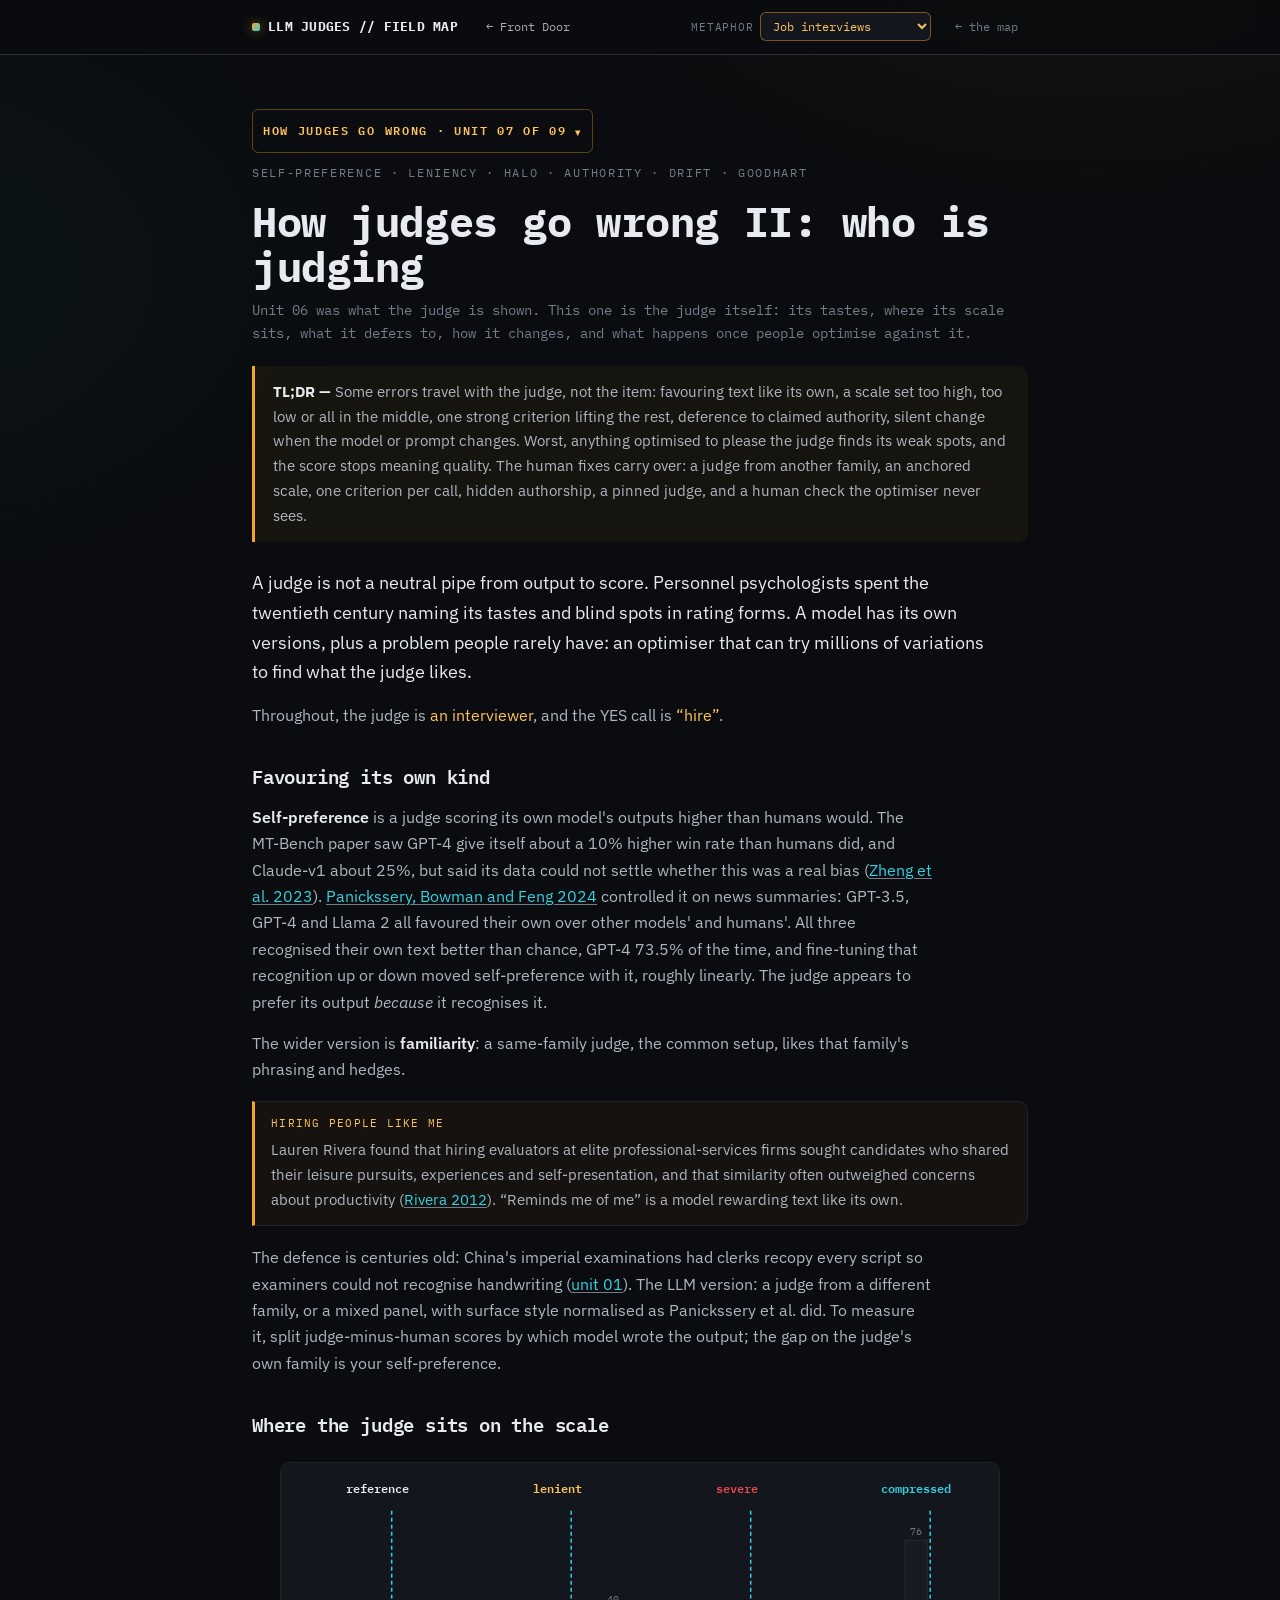
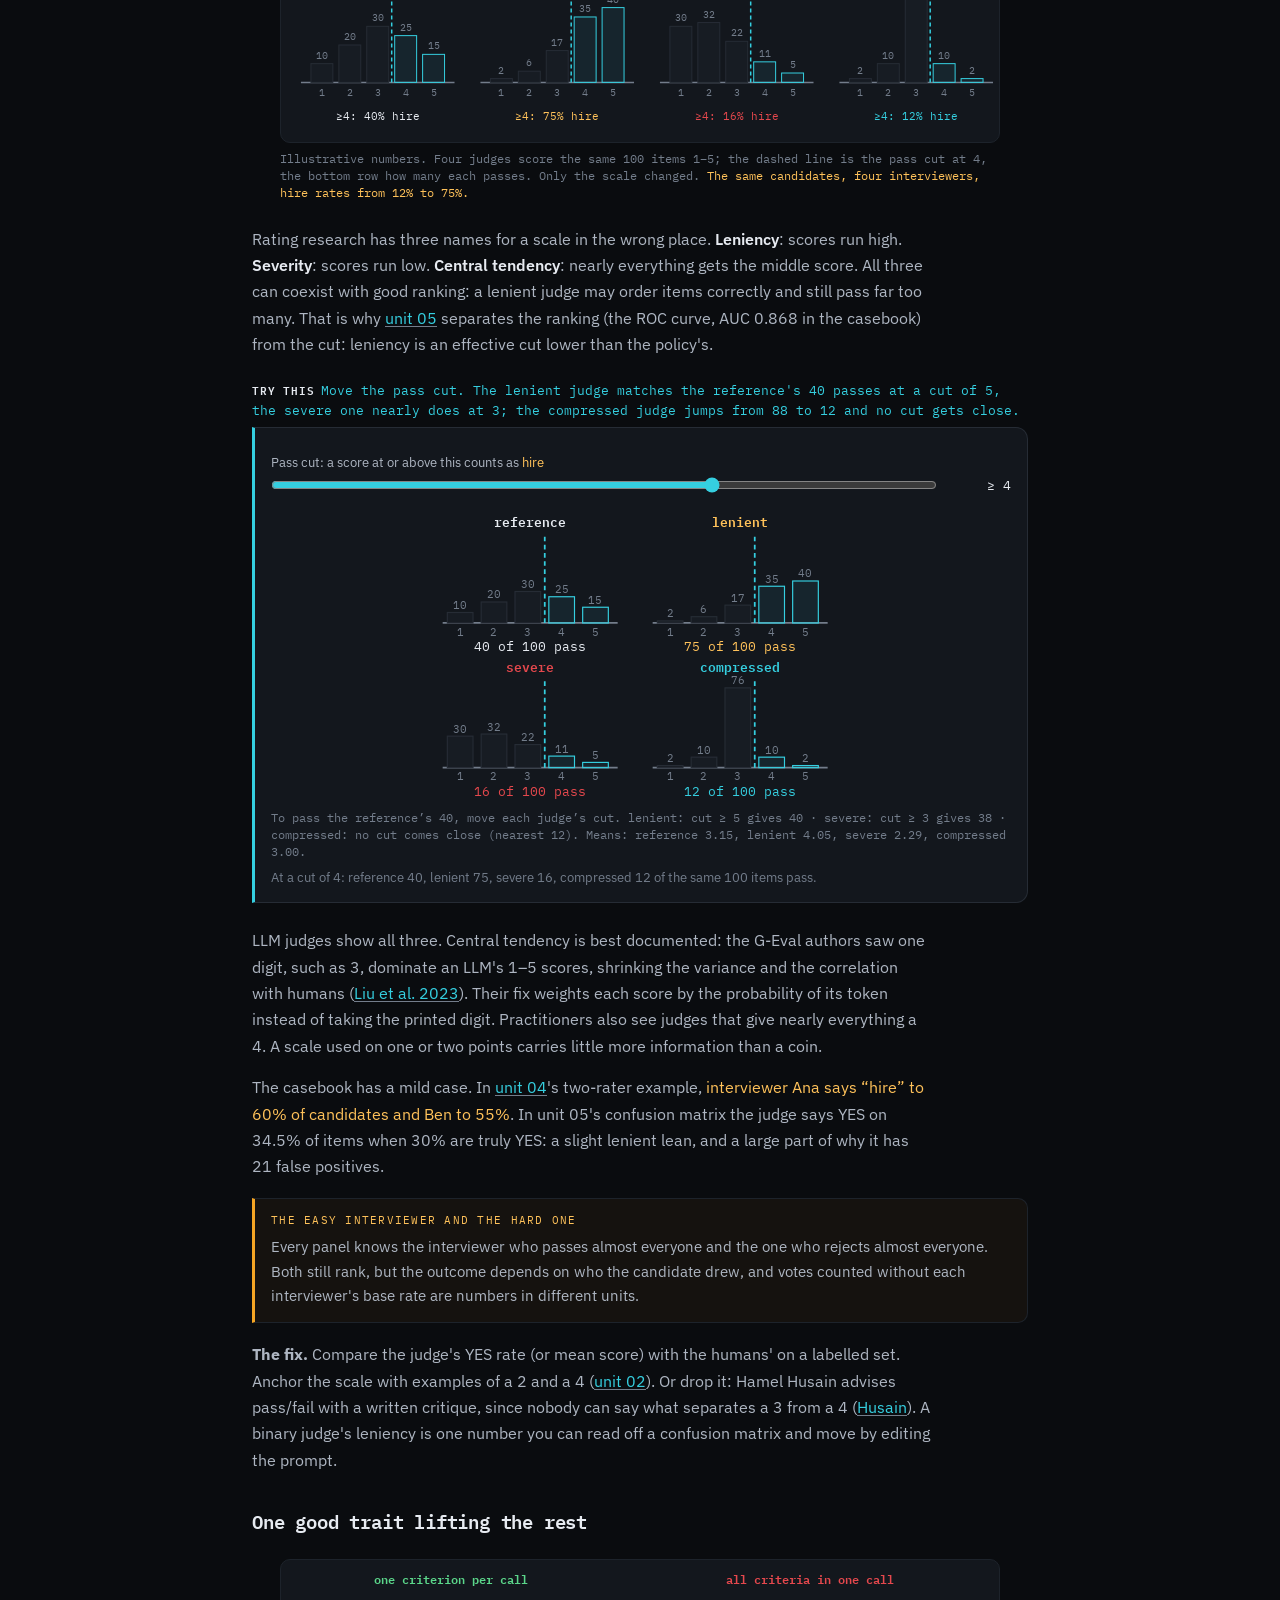
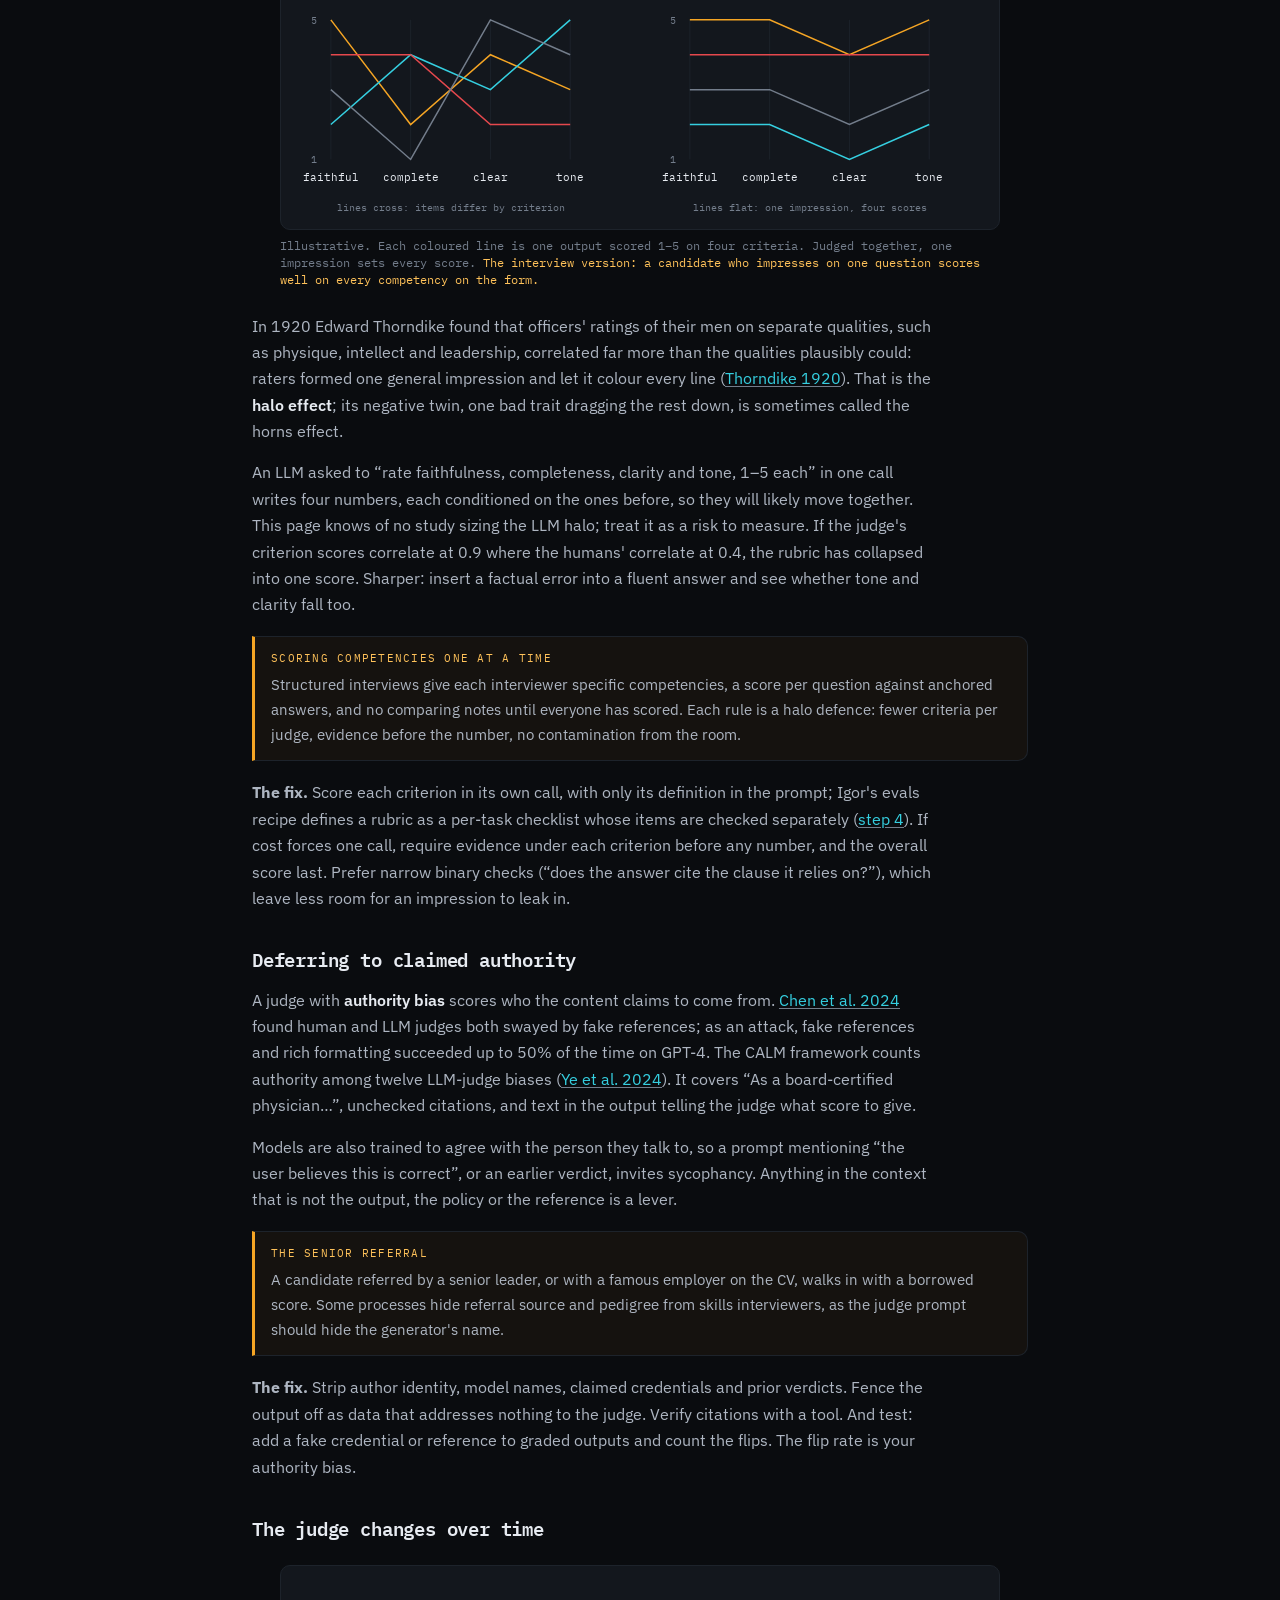
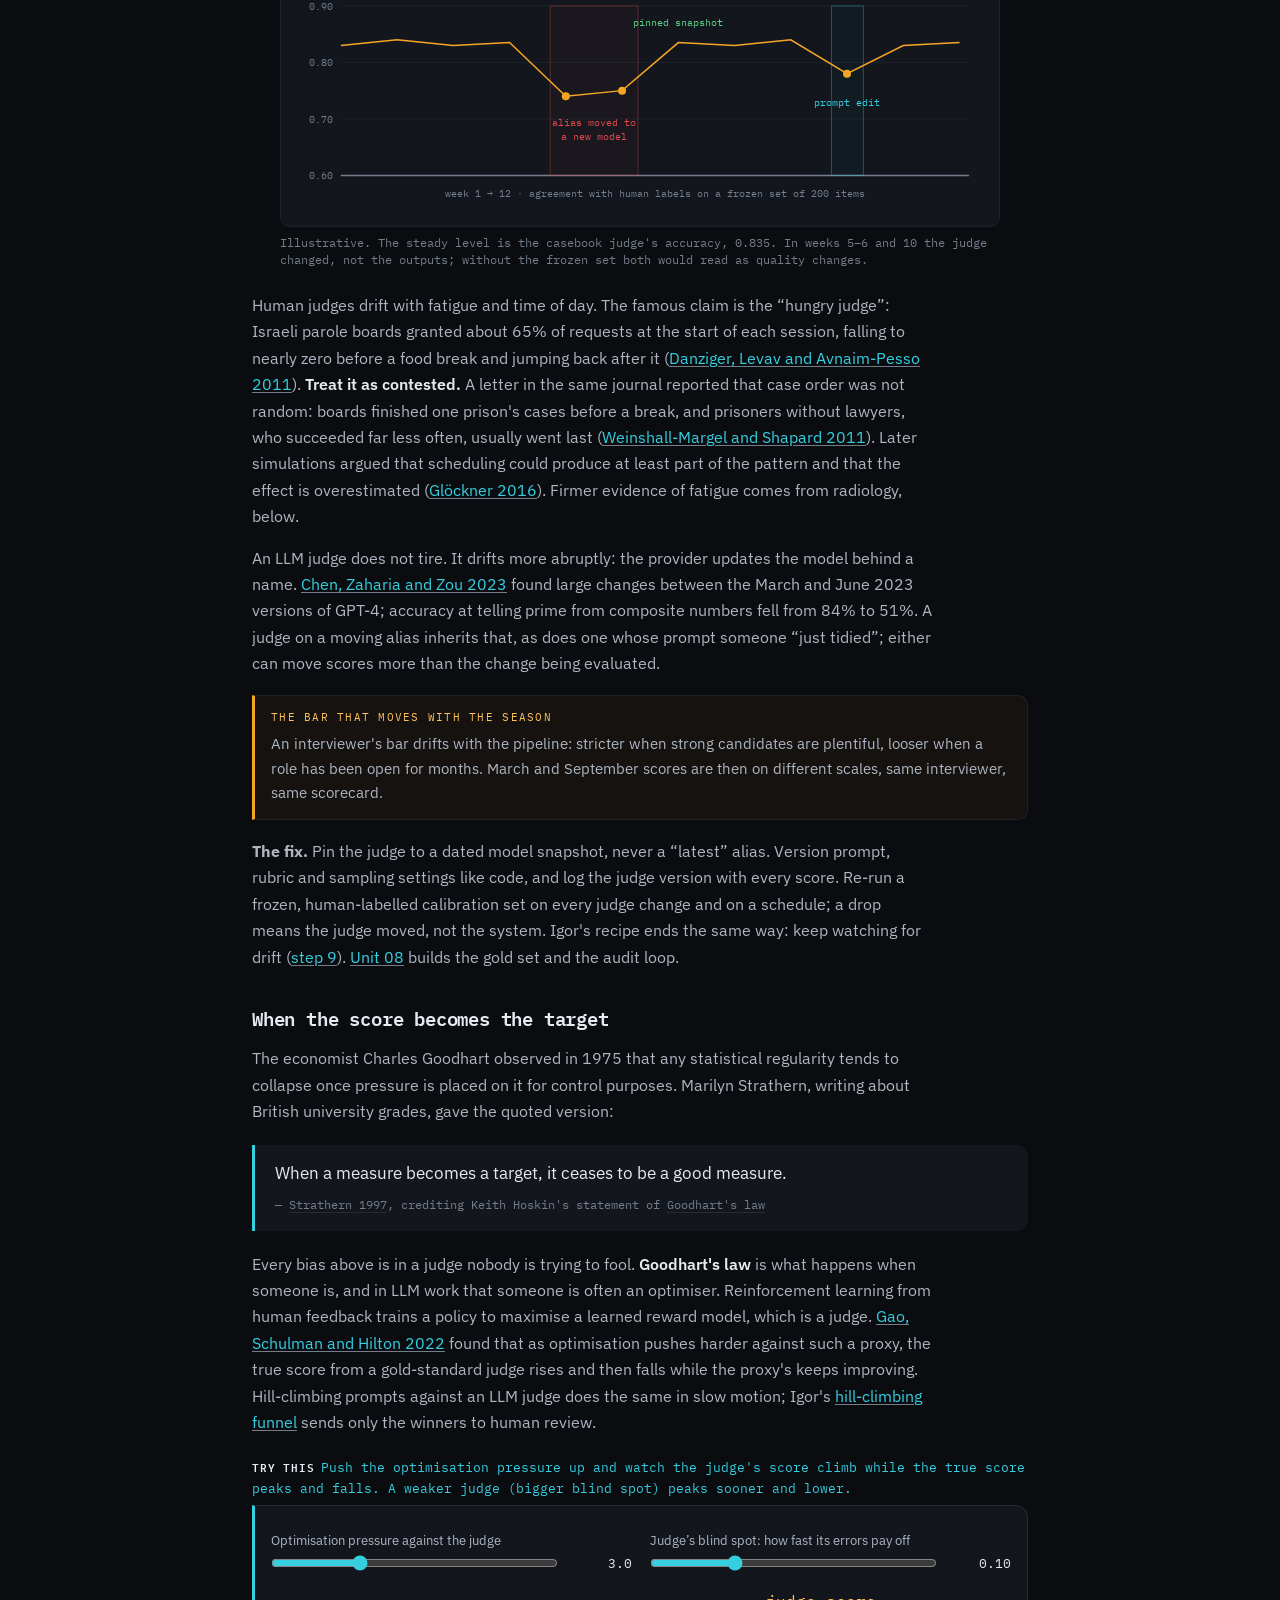
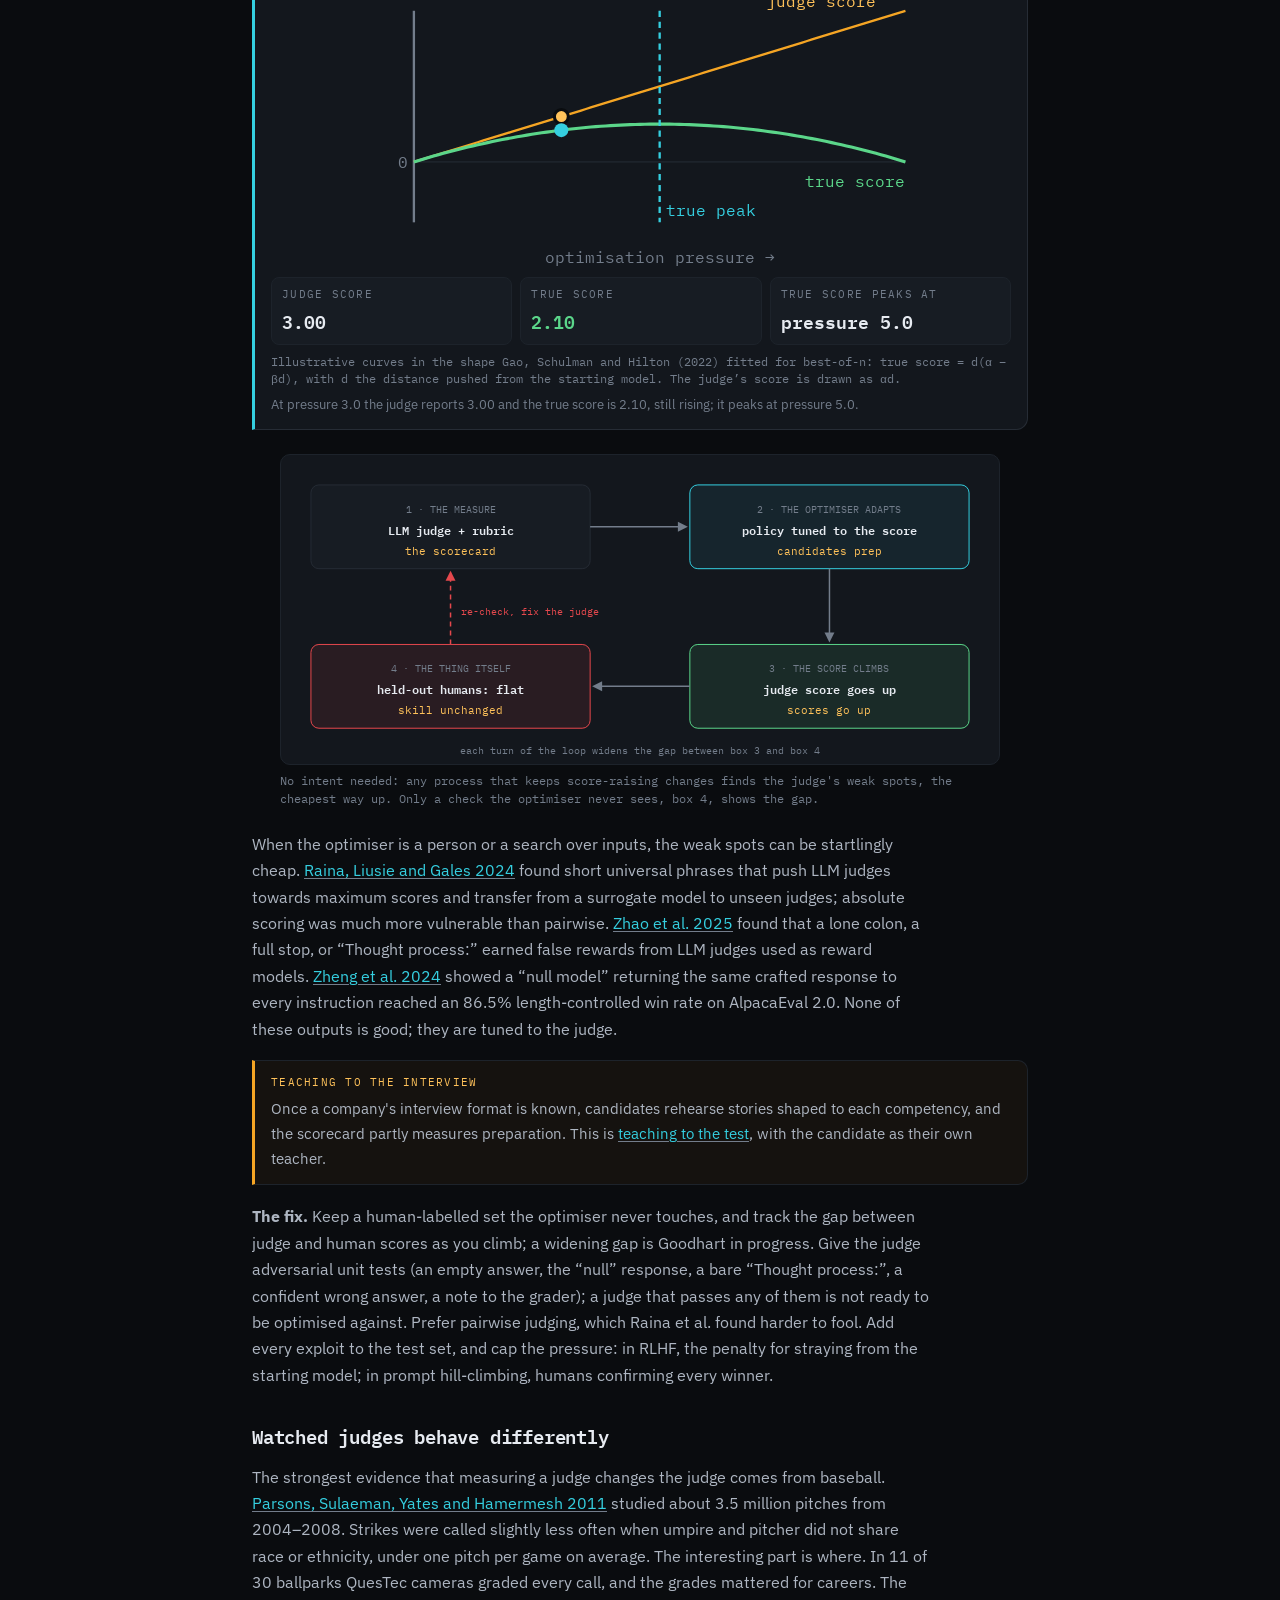
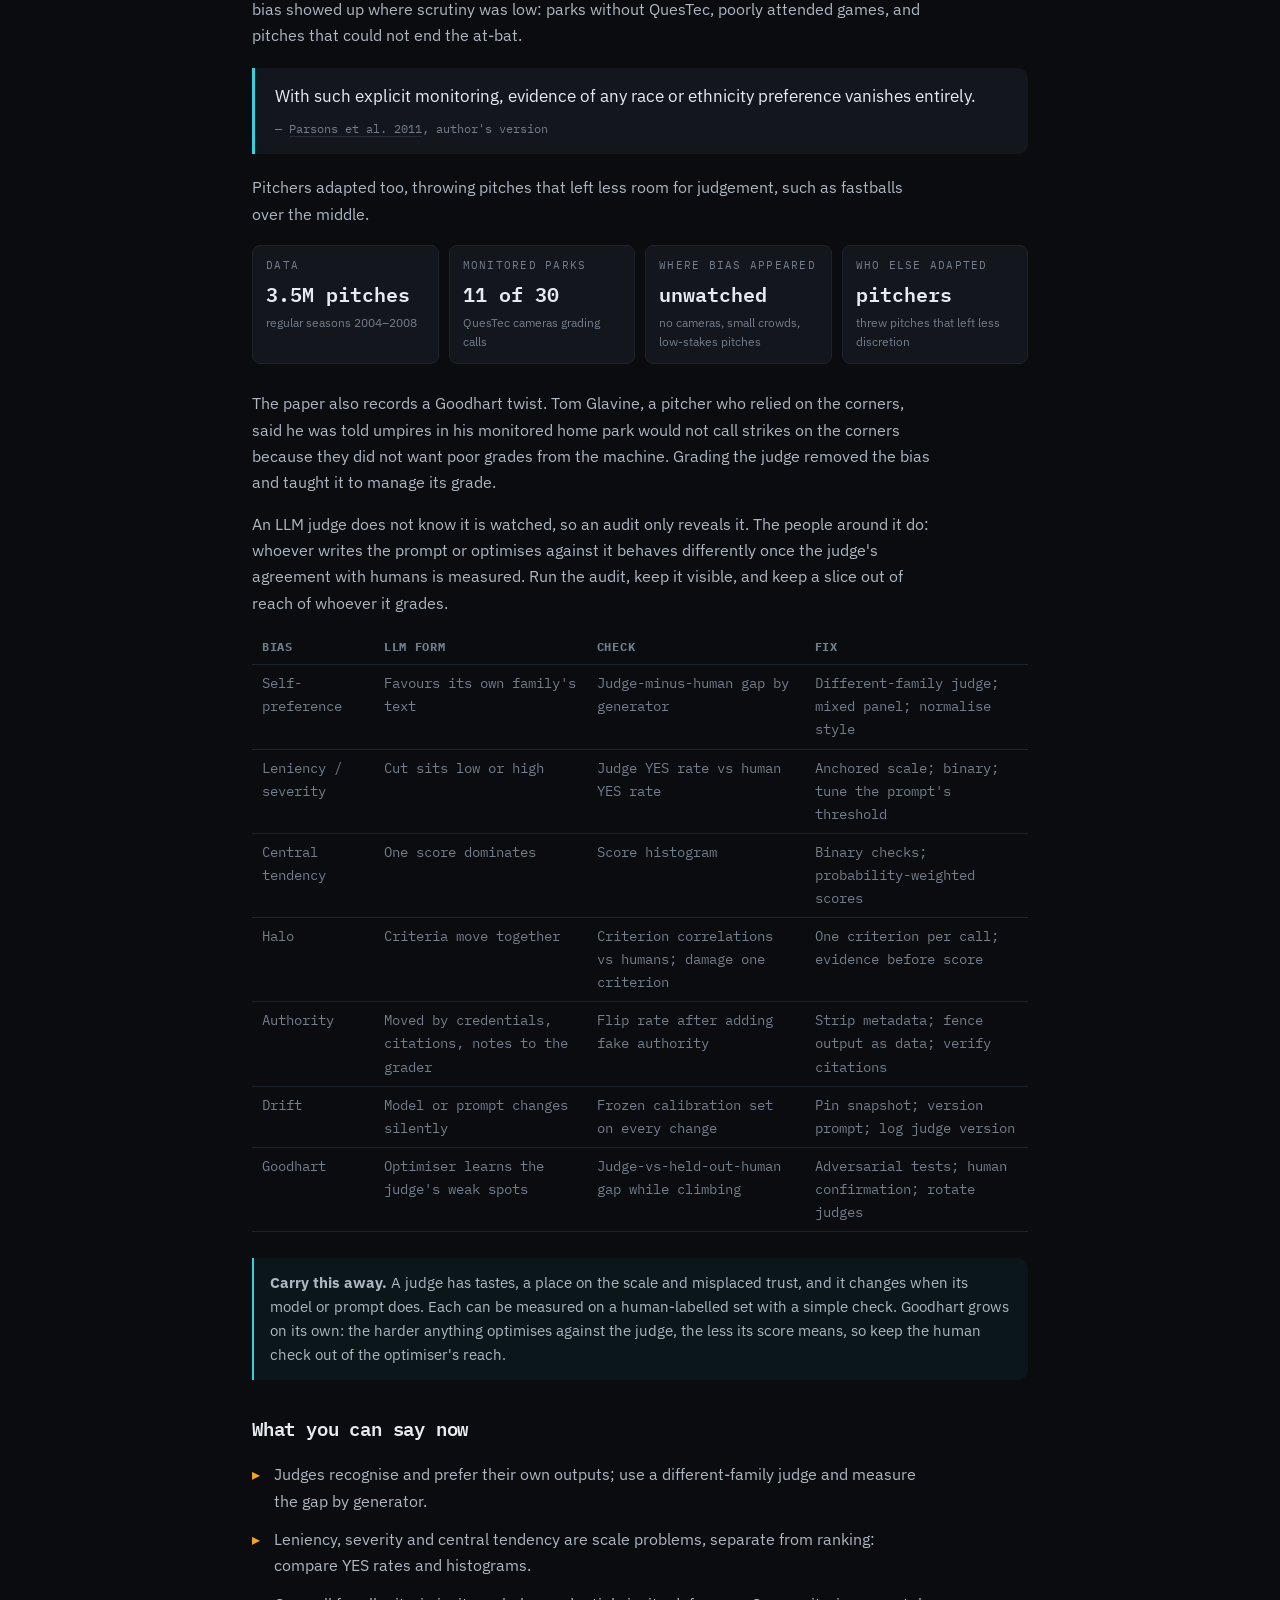
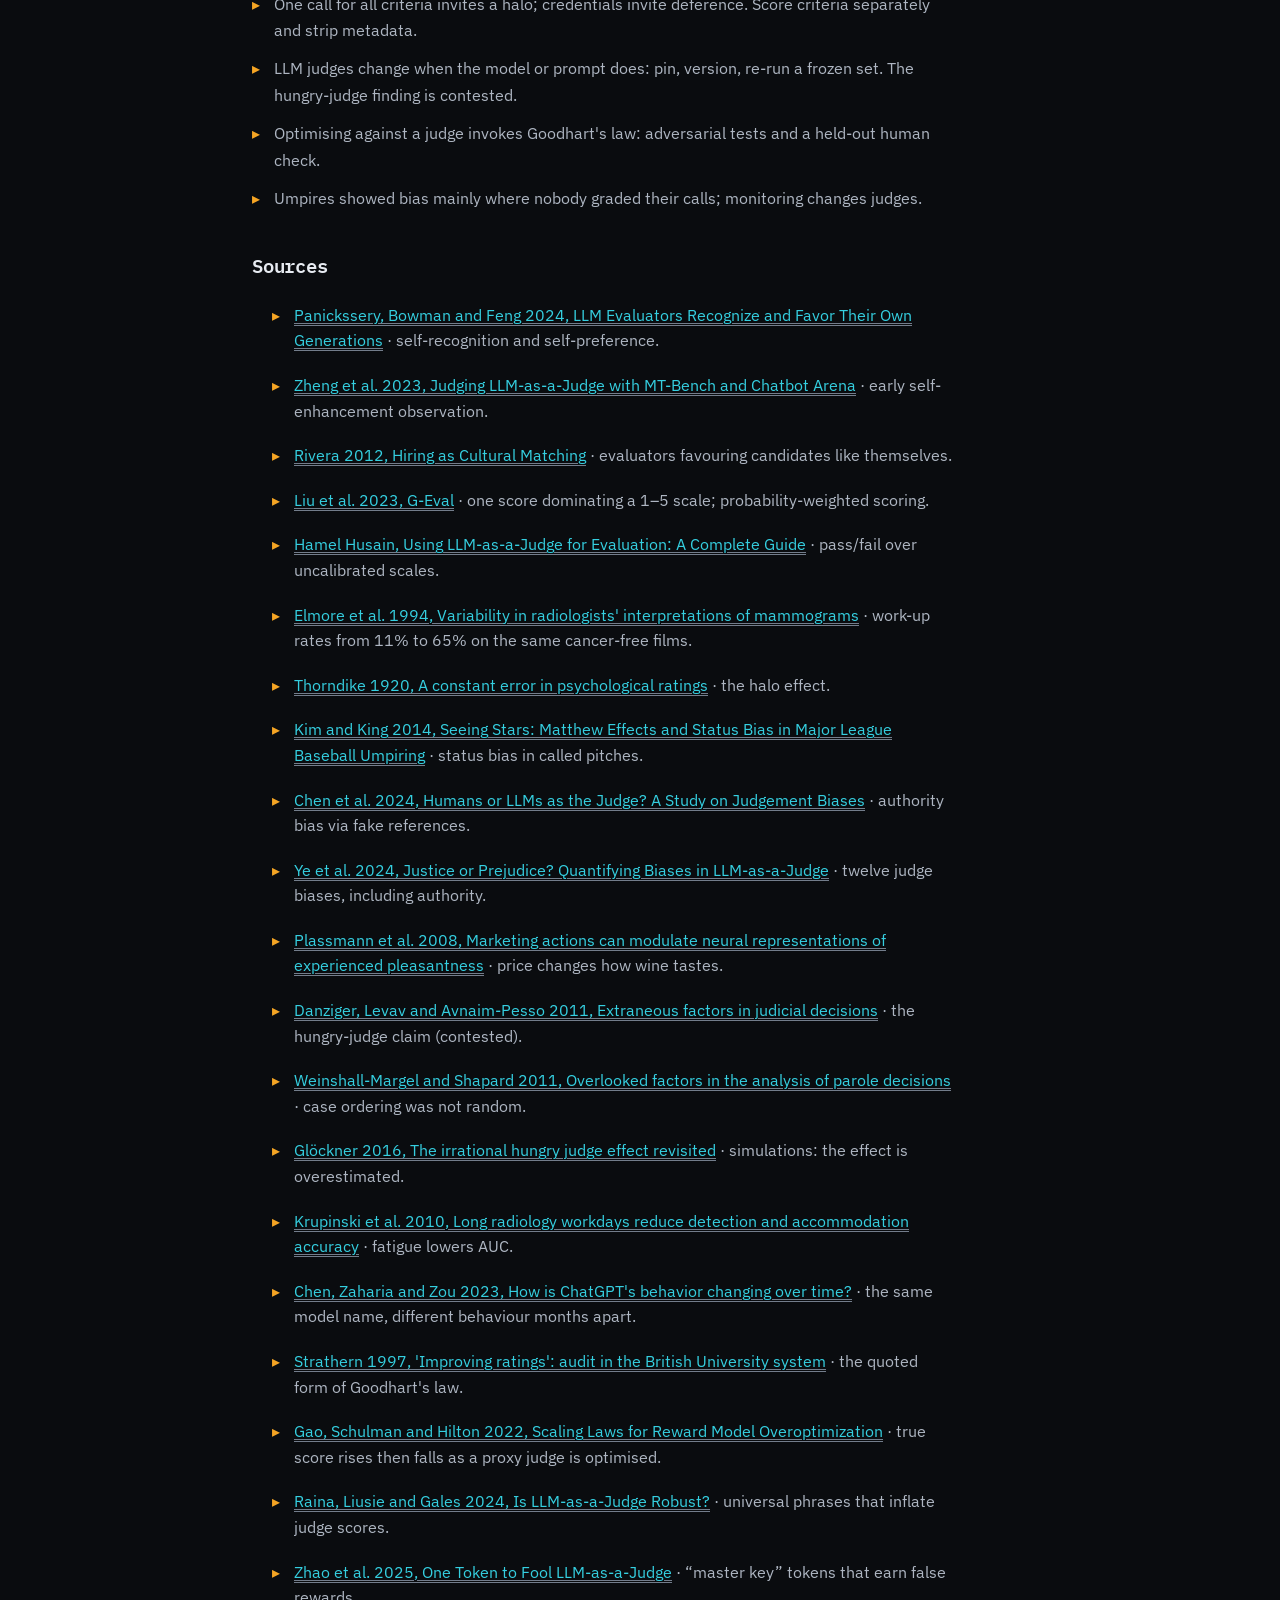
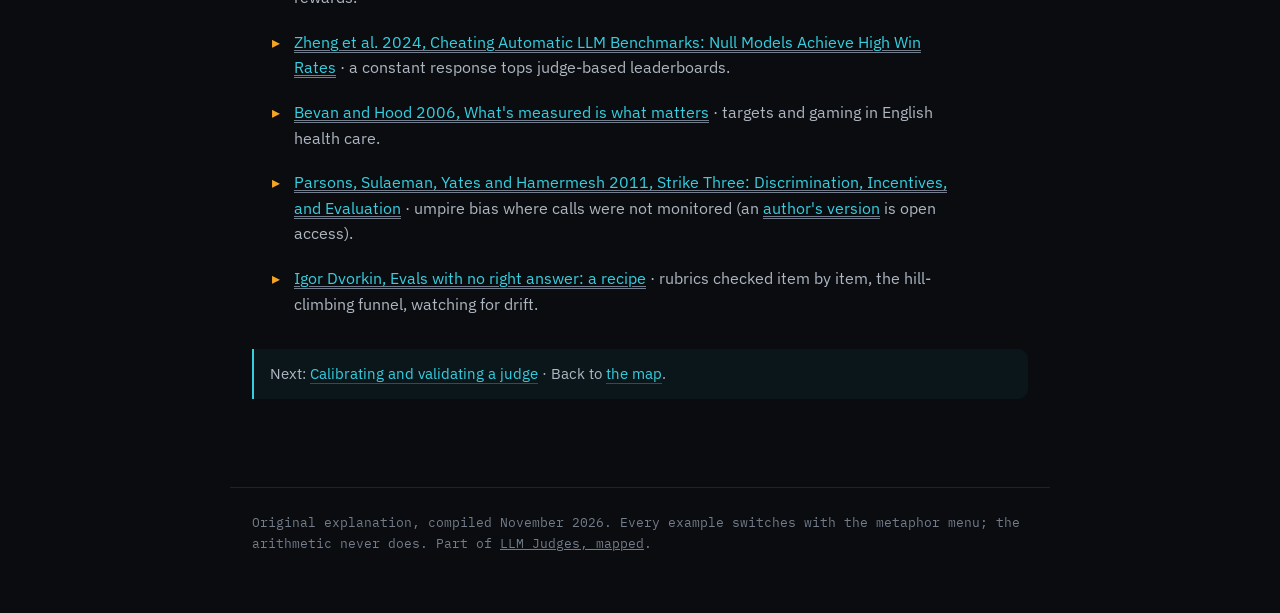
<file: parts/p07.html>
<!DOCTYPE html>
<html lang="en">
<head>
<meta charset="UTF-8" />
<meta name="viewport" content="width=device-width, initial-scale=1.0" />
<title>How judges go wrong II: who is judging &mdash; LLM Judges, mapped</title>
<meta name="description" content="Biases that come from the judge itself and its incentives: self-preference, leniency and central tendency, halo, deference to authority, drift, and Goodhart's law, with the human version of each and the fix." />
<link rel="preconnect" href="https://fonts.googleapis.com" />
<link rel="preconnect" href="https://fonts.gstatic.com" crossorigin />
<link href="https://fonts.googleapis.com/css2?family=IBM+Plex+Mono:wght@400;500;600;700&family=IBM+Plex+Sans:wght@400;500;600;700&display=swap" rel="stylesheet" />
<link rel="stylesheet" href="../paper.css" />
<script src="../site.js"></script>
<style>.front-door{margin:0 auto 0 14px;font-family:'IBM Plex Mono',monospace;font-size:12px;white-space:nowrap;color:inherit;opacity:.72;text-decoration:none}.front-door:hover{opacity:1}@media(max-width:560px){header .bar-in,header .nav-in{flex-wrap:wrap;row-gap:6px}}</style>
</head>
<body>
<header class="bar"><div class="bar-in">
  <div class="brand"><span class="dot"></span>LLM&nbsp;JUDGES&nbsp;//&nbsp;FIELD&nbsp;MAP</div>
  <a class="front-door" href="https://idvorkin-ai-tools.github.io/safety.html">&larr; Front Door</a>
  <a class="back" href="../index.html#failing">&larr; the map</a>
</div></header>
<main>
  <div class="eyebrow"><span class="box wb mono">HOW JUDGES GO WRONG &middot; UNIT 07 OF 09</span><span class="mono">self-preference &middot; leniency &middot; halo &middot; authority &middot; drift &middot; Goodhart</span></div>
  <h1>How judges go wrong II: who is judging</h1>
  <div class="authors">Unit 06 was what the judge is shown. This one is the judge itself: its tastes, where its scale sits, what it defers to, how it changes, and what happens once people optimise against it.</div>

  <div class="tldr"><b>TL;DR &mdash;</b> Some errors travel with the judge, not the item: favouring text like its own, a scale set too high, too low or all in the middle, one strong criterion lifting the rest, deference to claimed authority, silent change when the model or prompt changes. Worst, anything optimised to please the judge finds its weak spots, and the score stops meaning quality. The human fixes carry over: a judge from another family, an anchored scale, one criterion per call, hidden authorship, a pinned judge, and a human check the optimiser never sees.</div>

  <p class="lead">A judge is not a neutral pipe from output to score. Personnel psychologists spent the twentieth century naming its tastes and blind spots in rating forms. A model has its own versions, plus a problem people rarely have: an optimiser that can try millions of variations to find what the judge likes.</p>

  <p>Throughout, the judge is <span class="mx"><span data-m="hire">an interviewer</span><span data-m="review">a manager</span><span data-m="wine">a competition judge</span><span data-m="med">a radiologist</span><span data-m="ump">a plate umpire</span></span>, and the YES call is <span class="mx"><span data-m="hire">&ldquo;hire&rdquo;</span><span data-m="review">&ldquo;exceeds expectations&rdquo;</span><span data-m="wine">&ldquo;medal&rdquo;</span><span data-m="med">&ldquo;recall&rdquo;</span><span data-m="ump">&ldquo;strike&rdquo;</span></span>.</p>

  <h2 id="self">Favouring its own kind</h2>
  <p><strong><span class="term" data-term="self-preference">Self-preference</span></strong> is a judge scoring its own model's outputs higher than humans would. The MT-Bench paper saw GPT-4 give itself about a 10% higher win rate than humans did, and Claude-v1 about 25%, but said its data could not settle whether this was a real bias (<a href="https://arxiv.org/abs/2306.05685" target="_blank" rel="noopener">Zheng et al. 2023</a>). <a href="https://arxiv.org/abs/2404.13076" target="_blank" rel="noopener">Panickssery, Bowman and Feng 2024</a> controlled it on news summaries: GPT-3.5, GPT-4 and Llama 2 all favoured their own over other models' and humans'. All three recognised their own text better than chance, GPT-4 73.5% of the time, and fine-tuning that recognition up or down moved self-preference with it, roughly linearly. The judge appears to prefer its output <em>because</em> it recognises it.</p>
  <p>The wider version is <strong>familiarity</strong>: a same-family judge, the common setup, likes that family's phrasing and hedges.</p>

  <div class="mx case">
    <div data-m="hire"><span class="mlabel">Hiring people like me</span><p>Lauren Rivera found that hiring evaluators at elite professional-services firms sought candidates who shared their leisure pursuits, experiences and self-presentation, and that similarity often outweighed concerns about productivity (<a href="https://doi.org/10.1177/0003122412463213" target="_blank" rel="noopener">Rivera 2012</a>). &ldquo;Reminds me of me&rdquo; is a model rewarding text like its own.</p></div>
    <div data-m="review"><span class="mlabel">Rating your own hires</span><p>A manager who argued to hire someone now rates that person's work, and every rating is also a verdict on the manager's judgement. The fix is the one this page recommends for models: someone without that stake reviews the rating, and calibration compares it with people the manager did not hire.</p></div>
    <div data-m="wine"><span class="mlabel">A palate trained on one style</span><p>Blind pouring stops a judge scoring their own wine. The subtle version survives: a winemaker who judges recognises the style they make, the oak or the ripeness, and wines that taste like home taste right. The blind glass hides the label, not the style, exactly the gap a model's self-recognition uses.</p></div>
    <div data-m="med"><span class="mlabel">Reading your own earlier report</span><p>A radiologist comparing today's image with a prior they reported is checking their own work. In double reading the second reader's value is independence; one who sees the first call is closer to a rubber stamp. Independent reads are medicine's way of not letting a judge grade its own output.</p></div>
    <div data-m="ump"><span class="mlabel">Calling for your own side</span><p>The best-measured case: umpires called strikes more often when they shared the pitcher's race or ethnicity, mainly where nobody was checking (<a href="https://doi.org/10.1257/aer.101.4.1410" target="_blank" rel="noopener">Parsons et al. 2011</a>), covered below.</p></div>
  </div>

  <p>The defence is centuries old: China's imperial examinations had clerks recopy every script so examiners could not recognise handwriting (<a href="p01.html#history">unit 01</a>). The LLM version: a judge from a different family, or a mixed panel, with surface style normalised as Panickssery et al. did. To measure it, split judge-minus-human scores by which model wrote the output; the gap on the judge's own family is your self-preference.</p>

  <h2 id="scale">Where the judge sits on the scale</h2>
  <figure class="fig wide"><button type="button" class="media" aria-label="Enlarge figure: four histograms of scores from 1 to 5 given by four judges to the same 100 items. The reference judge spreads scores across the scale with 40 items at 4 or above. The lenient judge piles scores at 4 and 5, with 75 items at 4 or above. The severe judge piles scores at 1 and 2, with 16 at 4 or above. The compressed judge gives 3 to 76 items, with 12 at 4 or above. A dashed line marks the pass cut at 4."><svg class="dg" viewBox="0 0 720 280" role="img" aria-label="Four histograms of 1 to 5 scores on the same 100 items: reference 40 at or above the cut, lenient 75, severe 16, compressed 12, with 76 items at score 3."><title>Leniency, severity and central tendency: the same 100 items scored by four judges.</title>
    <text x="97" y="30" class="t-ink" font-size="12" text-anchor="middle" font-weight="600">reference</text>
    <text x="277" y="30" class="t-off" font-size="12" text-anchor="middle" font-weight="600">lenient</text>
    <text x="457" y="30" class="t-crit" font-size="12" text-anchor="middle" font-weight="600">severe</text>
    <text x="637" y="30" class="t-def" font-size="12" text-anchor="middle" font-weight="600">compressed</text>
    <line x1="20" y1="220" x2="174" y2="220" class="ln"/><line x1="200" y1="220" x2="354" y2="220" class="ln"/><line x1="380" y1="220" x2="534" y2="220" class="ln"/><line x1="560" y1="220" x2="714" y2="220" class="ln"/>
    <rect x="30" y="201.2" width="22" height="18.8" class="box"/><text x="41" y="196.2" class="t-dim" font-size="10" text-anchor="middle">10</text><text x="41" y="234" class="t-dim" font-size="10.5" text-anchor="middle">1</text>
    <rect x="58" y="182.5" width="22" height="37.5" class="box"/><text x="69" y="177.5" class="t-dim" font-size="10" text-anchor="middle">20</text><text x="69" y="234" class="t-dim" font-size="10.5" text-anchor="middle">2</text>
    <rect x="86" y="163.8" width="22" height="56.2" class="box"/><text x="97" y="158.8" class="t-dim" font-size="10" text-anchor="middle">30</text><text x="97" y="234" class="t-dim" font-size="10.5" text-anchor="middle">3</text>
    <rect x="114" y="173.1" width="22" height="46.9" class="box-def"/><text x="125" y="168.1" class="t-dim" font-size="10" text-anchor="middle">25</text><text x="125" y="234" class="t-dim" font-size="10.5" text-anchor="middle">4</text>
    <rect x="142" y="191.9" width="22" height="28.1" class="box-def"/><text x="153" y="186.9" class="t-dim" font-size="10" text-anchor="middle">15</text><text x="153" y="234" class="t-dim" font-size="10.5" text-anchor="middle">5</text>
    <rect x="210" y="216.2" width="22" height="3.8" class="box"/><text x="221" y="211.2" class="t-dim" font-size="10" text-anchor="middle">2</text><text x="221" y="234" class="t-dim" font-size="10.5" text-anchor="middle">1</text>
    <rect x="238" y="208.8" width="22" height="11.2" class="box"/><text x="249" y="203.8" class="t-dim" font-size="10" text-anchor="middle">6</text><text x="249" y="234" class="t-dim" font-size="10.5" text-anchor="middle">2</text>
    <rect x="266" y="188.1" width="22" height="31.9" class="box"/><text x="277" y="183.1" class="t-dim" font-size="10" text-anchor="middle">17</text><text x="277" y="234" class="t-dim" font-size="10.5" text-anchor="middle">3</text>
    <rect x="294" y="154.4" width="22" height="65.6" class="box-def"/><text x="305" y="149.4" class="t-dim" font-size="10" text-anchor="middle">35</text><text x="305" y="234" class="t-dim" font-size="10.5" text-anchor="middle">4</text>
    <rect x="322" y="145" width="22" height="75" class="box-def"/><text x="333" y="140" class="t-dim" font-size="10" text-anchor="middle">40</text><text x="333" y="234" class="t-dim" font-size="10.5" text-anchor="middle">5</text>
    <rect x="390" y="163.8" width="22" height="56.2" class="box"/><text x="401" y="158.8" class="t-dim" font-size="10" text-anchor="middle">30</text><text x="401" y="234" class="t-dim" font-size="10.5" text-anchor="middle">1</text>
    <rect x="418" y="160" width="22" height="60" class="box"/><text x="429" y="155" class="t-dim" font-size="10" text-anchor="middle">32</text><text x="429" y="234" class="t-dim" font-size="10.5" text-anchor="middle">2</text>
    <rect x="446" y="178.8" width="22" height="41.2" class="box"/><text x="457" y="173.8" class="t-dim" font-size="10" text-anchor="middle">22</text><text x="457" y="234" class="t-dim" font-size="10.5" text-anchor="middle">3</text>
    <rect x="474" y="199.4" width="22" height="20.6" class="box-def"/><text x="485" y="194.4" class="t-dim" font-size="10" text-anchor="middle">11</text><text x="485" y="234" class="t-dim" font-size="10.5" text-anchor="middle">4</text>
    <rect x="502" y="210.6" width="22" height="9.4" class="box-def"/><text x="513" y="205.6" class="t-dim" font-size="10" text-anchor="middle">5</text><text x="513" y="234" class="t-dim" font-size="10.5" text-anchor="middle">5</text>
    <rect x="570" y="216.2" width="22" height="3.8" class="box"/><text x="581" y="211.2" class="t-dim" font-size="10" text-anchor="middle">2</text><text x="581" y="234" class="t-dim" font-size="10.5" text-anchor="middle">1</text>
    <rect x="598" y="201.2" width="22" height="18.8" class="box"/><text x="609" y="196.2" class="t-dim" font-size="10" text-anchor="middle">10</text><text x="609" y="234" class="t-dim" font-size="10.5" text-anchor="middle">2</text>
    <rect x="626" y="77.5" width="22" height="142.5" class="box"/><text x="637" y="72.5" class="t-dim" font-size="10" text-anchor="middle">76</text><text x="637" y="234" class="t-dim" font-size="10.5" text-anchor="middle">3</text>
    <rect x="654" y="201.2" width="22" height="18.8" class="box-def"/><text x="665" y="196.2" class="t-dim" font-size="10" text-anchor="middle">10</text><text x="665" y="234" class="t-dim" font-size="10.5" text-anchor="middle">4</text>
    <rect x="682" y="216.2" width="22" height="3.8" class="box-def"/><text x="693" y="211.2" class="t-dim" font-size="10" text-anchor="middle">2</text><text x="693" y="234" class="t-dim" font-size="10.5" text-anchor="middle">5</text>
    <line x1="111" y1="48" x2="111" y2="222" class="ln-def" stroke-dasharray="4 3"/><line x1="291" y1="48" x2="291" y2="222" class="ln-def" stroke-dasharray="4 3"/><line x1="471" y1="48" x2="471" y2="222" class="ln-def" stroke-dasharray="4 3"/><line x1="651" y1="48" x2="651" y2="222" class="ln-def" stroke-dasharray="4 3"/>
    <g class="mx"><text data-m="hire" x="97" y="258" class="t-ink" font-size="11" text-anchor="middle">&#8805;4: 40% hire</text><text data-m="review" x="97" y="258" class="t-ink" font-size="11" text-anchor="middle">&#8805;4: 40% exceeds</text><text data-m="wine" x="97" y="258" class="t-ink" font-size="11" text-anchor="middle">&#8805;4: 40% medal</text><text data-m="med" x="97" y="258" class="t-ink" font-size="11" text-anchor="middle">&#8805;4: 40% recall</text><text data-m="ump" x="97" y="258" class="t-ink" font-size="11" text-anchor="middle">&#8805;4: 40% strike</text></g>
    <g class="mx"><text data-m="hire" x="277" y="258" class="t-off" font-size="11" text-anchor="middle">&#8805;4: 75% hire</text><text data-m="review" x="277" y="258" class="t-off" font-size="11" text-anchor="middle">&#8805;4: 75% exceeds</text><text data-m="wine" x="277" y="258" class="t-off" font-size="11" text-anchor="middle">&#8805;4: 75% medal</text><text data-m="med" x="277" y="258" class="t-off" font-size="11" text-anchor="middle">&#8805;4: 75% recall</text><text data-m="ump" x="277" y="258" class="t-off" font-size="11" text-anchor="middle">&#8805;4: 75% strike</text></g>
    <g class="mx"><text data-m="hire" x="457" y="258" class="t-crit" font-size="11" text-anchor="middle">&#8805;4: 16% hire</text><text data-m="review" x="457" y="258" class="t-crit" font-size="11" text-anchor="middle">&#8805;4: 16% exceeds</text><text data-m="wine" x="457" y="258" class="t-crit" font-size="11" text-anchor="middle">&#8805;4: 16% medal</text><text data-m="med" x="457" y="258" class="t-crit" font-size="11" text-anchor="middle">&#8805;4: 16% recall</text><text data-m="ump" x="457" y="258" class="t-crit" font-size="11" text-anchor="middle">&#8805;4: 16% strike</text></g>
    <g class="mx"><text data-m="hire" x="637" y="258" class="t-def" font-size="11" text-anchor="middle">&#8805;4: 12% hire</text><text data-m="review" x="637" y="258" class="t-def" font-size="11" text-anchor="middle">&#8805;4: 12% exceeds</text><text data-m="wine" x="637" y="258" class="t-def" font-size="11" text-anchor="middle">&#8805;4: 12% medal</text><text data-m="med" x="637" y="258" class="t-def" font-size="11" text-anchor="middle">&#8805;4: 12% recall</text><text data-m="ump" x="637" y="258" class="t-def" font-size="11" text-anchor="middle">&#8805;4: 12% strike</text></g>
  </svg></button><figcaption>Illustrative numbers. Four judges score the same 100 items 1&ndash;5; the dashed line is the pass cut at 4, the bottom row how many each passes. Only the scale changed. <span class="mx"><span data-m="hire">The same candidates, four interviewers, hire rates from 12% to 75%.</span><span data-m="review">The same employees, four managers, &ldquo;exceeds&rdquo; rates from 12% to 75%.</span><span data-m="wine">The same flight, four judges, medal rates from 12% to 75%.</span><span data-m="med">The same scans, four radiologists, recall rates from 12% to 75%.</span><span data-m="ump">The same pitches, four umpires, strike rates from 12% to 75%.</span></span></figcaption></figure>

  <p>Rating research has three names for a scale in the wrong place. <strong><span class="term" data-term="leniency">Leniency</span></strong>: scores run high. <strong>Severity</strong>: scores run low. <strong><span class="term" data-term="central-tendency">Central tendency</span></strong>: nearly everything gets the middle score. All three can coexist with good ranking: a lenient judge may order items correctly and still pass far too many. That is why <a href="p05.html">unit 05</a> separates the ranking (the <span class="term" data-term="roc-curve">ROC curve</span>, <span class="term" data-term="auc">AUC</span> 0.868 in the casebook) from the <span class="term" data-term="threshold">cut</span>: leniency is an effective cut lower than the policy's.</p>

  <p class="lab-try"><b>Try this</b>Move the pass cut. The lenient judge matches the reference's 40 passes at a cut of 5, the severe one nearly does at 3; the compressed judge jumps from 88 to 12 and no cut gets close.</p>
  <div class="lab" data-lab="judgescale"></div>

  <p>LLM judges show all three. Central tendency is best documented: the G-Eval authors saw one digit, such as 3, dominate an LLM's 1&ndash;5 scores, shrinking the variance and the correlation with humans (<a href="https://arxiv.org/abs/2303.16634" target="_blank" rel="noopener">Liu et al. 2023</a>). Their fix weights each score by the probability of its token instead of taking the printed digit. Practitioners also see judges that give nearly everything a 4. A scale used on one or two points carries little more information than a coin.</p>
  <p>The casebook has a mild case. In <a href="p04.html">unit 04</a>'s two-rater example, <span class="mx"><span data-m="hire">interviewer Ana says &ldquo;hire&rdquo; to 60% of candidates and Ben to 55%</span><span data-m="review">manager Carla rates 60% of her employees &ldquo;exceeds&rdquo; and Dev 55%</span><span data-m="wine">judge Elodie gives medals to 60% of the wines and Femi to 55%</span><span data-m="med">Dr Gale recalls 60% of the patients and Dr Hart 55%</span><span data-m="ump">umpire Ivo calls 60% of the pitches strikes and June 55%</span></span>. In unit 05's <span class="term" data-term="confusion-matrix">confusion matrix</span> the judge says YES on 34.5% of items when 30% are truly YES: a slight lenient lean, and a large part of why it has 21 false positives.</p>

  <div class="mx case">
    <div data-m="hire"><span class="mlabel">The easy interviewer and the hard one</span><p>Every panel knows the interviewer who passes almost everyone and the one who rejects almost everyone. Both still rank, but the outcome depends on who the candidate drew, and votes counted without each interviewer's base rate are numbers in different units.</p></div>
    <div data-m="review"><span class="mlabel">The generous manager</span><p>A manager who rates most of the team &ldquo;exceeds&rdquo; and one who rates almost nobody that way can be describing equally strong teams. Calibration meetings exist mainly to translate one manager's &ldquo;exceeds&rdquo; into another's.</p></div>
    <div data-m="wine"><span class="mlabel">The high scorer at the table</span><p>On a panel, one judge's 90 is another's 86. Medals by panel average depend on who sat on the panel, one reason some panels reconcile scores by discussion rather than averaging.</p></div>
    <div data-m="med"><span class="mlabel">Ten radiologists, ten thresholds</span><p>Ten radiologists read the same 150 mammograms; the share of cancer-free women they would have sent for immediate work-up ranged from 11% to 65%, and for women with cancer from 74% to 96% (<a href="https://doi.org/10.1056/NEJM199412013312206" target="_blank" rel="noopener">Elmore et al. 1994</a>). Same films, very different thresholds, measured against biopsy and follow-up.</p></div>
    <div data-m="ump"><span class="mlabel">The pitcher's umpire and the hitter's umpire</span><p>Players talk about big-zone and tight-zone umpires. Pitch tracking turns the gossip into a number: each umpire's called-strike rate on pitches in the same locations. A big-zone umpire is a lenient judge, with a cut below the rulebook's.</p></div>
  </div>

  <p><b>The fix.</b> Compare the judge's YES rate (or mean score) with the humans' on a labelled set. Anchor the scale with examples of a 2 and a 4 (<a href="p02.html">unit 02</a>). Or drop it: Hamel Husain advises pass/fail with a written critique, since nobody can say what separates a 3 from a 4 (<a href="https://hamel.dev/blog/posts/llm-judge/" target="_blank" rel="noopener">Husain</a>). A binary judge's leniency is one number you can read off a confusion matrix and move by editing the prompt.</p>

  <h2 id="halo">One good trait lifting the rest</h2>
  <figure class="fig wide"><button type="button" class="media" aria-label="Enlarge figure: two panels, each showing four items scored on four criteria (faithful, complete, clear, tone) as lines across four vertical axes. In the left panel, criteria are scored in separate calls, and the lines cross: an item can be faithful but unclear. In the right panel, all criteria are scored in one call, and each item's line is nearly flat: its scores move together."><svg class="dg" viewBox="0 0 720 270" role="img" aria-label="Left: four items scored per criterion in separate calls, lines cross. Right: the same items scored in one call, each line nearly flat."><title>The halo effect: criterion scores that should vary independently move together.</title>
    <text x="170" y="24" class="t-ok" font-size="12" text-anchor="middle" font-weight="600">one criterion per call</text>
    <text x="530" y="24" class="t-crit" font-size="12" text-anchor="middle" font-weight="600">all criteria in one call</text>
    <g>
      <line x1="50" y1="60" x2="50" y2="200" class="grid"/><line x1="130" y1="60" x2="130" y2="200" class="grid"/><line x1="210" y1="60" x2="210" y2="200" class="grid"/><line x1="290" y1="60" x2="290" y2="200" class="grid"/>
      <line x1="410" y1="60" x2="410" y2="200" class="grid"/><line x1="490" y1="60" x2="490" y2="200" class="grid"/><line x1="570" y1="60" x2="570" y2="200" class="grid"/><line x1="650" y1="60" x2="650" y2="200" class="grid"/>
      <text x="36" y="64" class="t-dim" font-size="10" text-anchor="end">5</text><text x="36" y="204" class="t-dim" font-size="10" text-anchor="end">1</text>
      <text x="396" y="64" class="t-dim" font-size="10" text-anchor="end">5</text><text x="396" y="204" class="t-dim" font-size="10" text-anchor="end">1</text>
    </g>
    <polyline points="50,60 130,165 210,95 290,130" fill="none" class="ln-off" stroke-width="2.2"/>
    <polyline points="50,165 130,95 210,130 290,60" fill="none" class="ln-def" stroke-width="2.2"/>
    <polyline points="50,95 130,95 210,165 290,165" fill="none" class="ln-crit" stroke-width="2.2"/>
    <polyline points="50,130 130,200 210,60 290,95" fill="none" class="ln" stroke-width="2.2"/>
    <polyline points="410,60 490,60 570,95 650,60" fill="none" class="ln-off" stroke-width="2.2"/>
    <polyline points="410,165 490,165 570,200 650,165" fill="none" class="ln-def" stroke-width="2.2"/>
    <polyline points="410,95 490,95 570,95 650,95" fill="none" class="ln-crit" stroke-width="2.2"/>
    <polyline points="410,130 490,130 570,165 650,130" fill="none" class="ln" stroke-width="2.2"/>
    <text x="50" y="222" class="t-ink" font-size="11" text-anchor="middle">faithful</text><text x="130" y="222" class="t-ink" font-size="11" text-anchor="middle">complete</text><text x="210" y="222" class="t-ink" font-size="11" text-anchor="middle">clear</text><text x="290" y="222" class="t-ink" font-size="11" text-anchor="middle">tone</text>
    <text x="410" y="222" class="t-ink" font-size="11" text-anchor="middle">faithful</text><text x="490" y="222" class="t-ink" font-size="11" text-anchor="middle">complete</text><text x="570" y="222" class="t-ink" font-size="11" text-anchor="middle">clear</text><text x="650" y="222" class="t-ink" font-size="11" text-anchor="middle">tone</text>
    <text x="170" y="252" class="t-dim" font-size="10.5" text-anchor="middle">lines cross: items differ by criterion</text>
    <text x="530" y="252" class="t-dim" font-size="10.5" text-anchor="middle">lines flat: one impression, four scores</text>
  </svg></button><figcaption>Illustrative. Each coloured line is one output scored 1&ndash;5 on four criteria. Judged together, one impression sets every score. <span class="mx"><span data-m="hire">The interview version: a candidate who impresses on one question scores well on every competency on the form.</span><span data-m="review">The review version: one big launch lifts the ratings for collaboration, quality and growth too.</span><span data-m="wine">The tasting version: a wine with striking fruit scores well on balance and finish as well.</span><span data-m="med">The reading version: a reader who decides &ldquo;normal&rdquo; at a glance fills in every descriptor as normal.</span><span data-m="ump">The plate version: the pitcher's overall reputation shifts where the edges of the zone sit.</span></span></figcaption></figure>

  <p>In 1920 Edward Thorndike found that officers' ratings of their men on separate qualities, such as physique, intellect and leadership, correlated far more than the qualities plausibly could: raters formed one general impression and let it colour every line (<a href="https://doi.org/10.1037/h0071663" target="_blank" rel="noopener">Thorndike 1920</a>). That is the <strong><span class="term" data-term="halo-effect">halo effect</span></strong>; its negative twin, one bad trait dragging the rest down, is sometimes called the horns effect.</p>
  <p>An LLM asked to &ldquo;rate faithfulness, completeness, clarity and tone, 1&ndash;5 each&rdquo; in one call writes four numbers, each conditioned on the ones before, so they will likely move together. This page knows of no study sizing the LLM halo; treat it as a risk to measure. If the judge's criterion scores correlate at 0.9 where the humans' correlate at 0.4, the rubric has collapsed into one score. Sharper: insert a factual error into a fluent answer and see whether tone and clarity fall too.</p>

  <div class="mx case">
    <div data-m="hire"><span class="mlabel">Scoring competencies one at a time</span><p>Structured interviews give each interviewer specific competencies, a score per question against anchored answers, and no comparing notes until everyone has scored. Each rule is a halo defence: fewer criteria per judge, evidence before the number, no contamination from the room.</p></div>
    <div data-m="review"><span class="mlabel">The project that rated everything</span><p>One visible launch can lift every line of a review, including collaboration, which the launch says nothing about. Asking for a specific example under each dimension exposes the halo: a dimension with no example of its own is borrowing its score.</p></div>
    <div data-m="wine"><span class="mlabel">The twenty-point sheet</span><p>Splitting a wine into appearance, nose, palate and finish helps only if each part is scored on its own evidence. A judge who has decided &ldquo;this is a gold&rdquo; fills in the parts to add up to it.</p></div>
    <div data-m="med"><span class="mlabel">The report form</span><p>A BI-RADS report records breast density and individual findings separately from the final assessment category (<a href="https://en.wikipedia.org/wiki/BI-RADS" target="_blank" rel="noopener">BI-RADS</a>), so the call follows from the findings rather than the findings being filled in to match the call.</p></div>
    <div data-m="ump"><span class="mlabel">Status as a halo</span><p>With pitch-tracking data, Jerry Kim and Brayden King found umpires more likely to call borderline pitches strikes for high-status pitchers, and less likely to miss their true strikes, errors that changed those pitchers' results (<a href="https://doi.org/10.1287/mnsc.2014.1967" target="_blank" rel="noopener">Kim and King 2014</a>). Reputation, a fact about the person, lifted the score of the pitch.</p></div>
  </div>

  <p><b>The fix.</b> Score each criterion in its own call, with only its definition in the prompt; Igor's evals recipe defines a rubric as a per-task checklist whose items are checked separately (<a href="https://idvork.in/subjective-evals#4-build-an-automatic-stand-in-for-the-humans" target="_blank" rel="noopener">step 4</a>). If cost forces one call, require evidence under each criterion before any number, and the overall score last. Prefer narrow binary checks (&ldquo;does the answer cite the clause it relies on?&rdquo;), which leave less room for an impression to leak in.</p>

  <h2 id="authority">Deferring to claimed authority</h2>
  <p>A judge with <strong><span class="term" data-term="authority-bias">authority bias</span></strong> scores who the content claims to come from. <a href="https://arxiv.org/abs/2402.10669" target="_blank" rel="noopener">Chen et al. 2024</a> found human and LLM judges both swayed by fake references; as an attack, fake references and rich formatting succeeded up to 50% of the time on GPT-4. The CALM framework counts authority among twelve LLM-judge biases (<a href="https://arxiv.org/abs/2410.02736" target="_blank" rel="noopener">Ye et al. 2024</a>). It covers &ldquo;As a board-certified physician&hellip;&rdquo;, unchecked citations, and text in the output telling the judge what score to give.</p>
  <p>Models are also trained to agree with the person they talk to, so a prompt mentioning &ldquo;the user believes this is correct&rdquo;, or an earlier verdict, invites <span class="term" data-term="sycophancy">sycophancy</span>. Anything in the context that is not the output, the policy or the reference is a lever.</p>

  <div class="mx case">
    <div data-m="hire"><span class="mlabel">The senior referral</span><p>A candidate referred by a senior leader, or with a famous employer on the CV, walks in with a borrowed score. Some processes hide referral source and pedigree from skills interviewers, as the judge prompt should hide the generator's name.</p></div>
    <div data-m="review"><span class="mlabel">The senior voice in calibration</span><p>In calibration, the most senior person's view of an employee tends to become the room's. Having each manager state a rating before discussion, with evidence rather than impressions, guards against it.</p></div>
    <div data-m="wine"><span class="mlabel">The price on the label</span><p>People told a wine cost more rated it more pleasant, with more activity in a brain region linked to experienced pleasantness (<a href="https://doi.org/10.1073/pnas.0706929105" target="_blank" rel="noopener">Plassmann et al. 2008</a>). They were volunteers, not competition judges; competitions pour blind so nobody has to find out how far a famous label moves a professional.</p></div>
    <div data-m="med"><span class="mlabel">The note on the request</span><p>&ldquo;Senior colleague thinks this is benign&rdquo; on a request form is not evidence about the image. Clinical history can be legitimate; an opinion about the answer is not. Independent double reading keeps the second read from being the first with a second signature.</p></div>
    <div data-m="ump"><span class="mlabel">The star pitcher</span><p>The status finding above is also an authority finding: a well-known pitcher gets the edges on reputation. A catcher or manager arguing a call applies the same pressure live.</p></div>
  </div>

  <p><b>The fix.</b> Strip author identity, model names, claimed credentials and prior verdicts. Fence the output off as data that addresses nothing to the judge. Verify citations with a tool. And test: add a fake credential or reference to graded outputs and count the flips. The flip rate is your authority bias.</p>

  <h2 id="drift">The judge changes over time</h2>
  <figure class="fig wide"><button type="button" class="media" aria-label="Enlarge figure: a line chart of a judge's agreement with human labels on a frozen calibration set over twelve weeks. Agreement sits near 0.83 for four weeks, drops to about 0.74 in weeks five and six after a model alias silently moves to a new version, returns to 0.83 after the judge is pinned to a fixed snapshot, then dips to 0.78 in week ten after a prompt edit, and recovers after the edit is fixed."><svg class="dg" viewBox="0 0 720 260" role="img" aria-label="Agreement with humans on a frozen set over twelve weeks: steady near 0.83, a drop to 0.74 after a silent model update, recovery after pinning, a dip to 0.78 after a prompt edit, recovery after the fix."><title>Drift: a frozen calibration set catches silent changes to the judge.</title>
    <line x1="60" y1="210" x2="690" y2="210" class="ln"/>
    <line x1="60" y1="153.3" x2="690" y2="153.3" class="grid"/><line x1="60" y1="96.7" x2="690" y2="96.7" class="grid"/><line x1="60" y1="40" x2="690" y2="40" class="grid"/>
    <text x="52" y="214" class="t-dim" font-size="10" text-anchor="end">0.60</text><text x="52" y="157" class="t-dim" font-size="10" text-anchor="end">0.70</text><text x="52" y="100" class="t-dim" font-size="10" text-anchor="end">0.80</text><text x="52" y="44" class="t-dim" font-size="10" text-anchor="end">0.90</text>
    <rect x="270" y="40" width="88" height="170" class="box-crit" opacity="0.35"/>
    <rect x="552" y="40" width="32" height="170" class="box-def" opacity="0.35"/>
    <polyline points="60,79.7 116.4,74 172.8,79.7 229.2,76.8 285.6,130.7 342,125 398.4,76.8 454.8,79.7 511.2,74 567.6,108 624,79.7 680.4,76.8" fill="none" class="ln-off" stroke-width="2.4"/>
    <circle cx="285.6" cy="130.7" r="4" fill="var(--off)"/><circle cx="342" cy="125" r="4" fill="var(--off)"/><circle cx="567.6" cy="108" r="4" fill="var(--off)"/>
    <text x="314" y="160" class="t-crit" font-size="10.5" text-anchor="middle">alias moved to</text><text x="314" y="174" class="t-crit" font-size="10.5" text-anchor="middle">a new model</text>
    <text x="398" y="60" class="t-ok" font-size="10.5" text-anchor="middle">pinned snapshot</text>
    <text x="568" y="140" class="t-def" font-size="10.5" text-anchor="middle">prompt edit</text>
    <text x="375" y="232" class="t-dim" font-size="10.5" text-anchor="middle">week 1 &rarr; 12 &middot; agreement with human labels on a frozen set of 200 items</text>
  </svg></button><figcaption>Illustrative. The steady level is the casebook judge's accuracy, 0.835. In weeks 5&ndash;6 and 10 the judge changed, not the outputs; without the frozen set both would read as quality changes.</figcaption></figure>

  <p>Human judges drift with fatigue and time of day. The famous claim is the &ldquo;hungry judge&rdquo;: Israeli parole boards granted about 65% of requests at the start of each session, falling to nearly zero before a food break and jumping back after it (<a href="https://doi.org/10.1073/pnas.1018033108" target="_blank" rel="noopener">Danziger, Levav and Avnaim-Pesso 2011</a>). <strong>Treat it as contested.</strong> A letter in the same journal reported that case order was not random: boards finished one prison's cases before a break, and prisoners without lawyers, who succeeded far less often, usually went last (<a href="https://doi.org/10.1073/pnas.1110910108" target="_blank" rel="noopener">Weinshall-Margel and Shapard 2011</a>). Later simulations argued that scheduling could produce at least part of the pattern and that the effect is overestimated (<a href="https://doi.org/10.1017/s1930297500004812" target="_blank" rel="noopener">Gl&ouml;ckner 2016</a>). Firmer evidence of fatigue comes from radiology, below.</p>
  <p>An LLM judge does not tire. It drifts more abruptly: the provider updates the model behind a name. <a href="https://arxiv.org/abs/2307.09009" target="_blank" rel="noopener">Chen, Zaharia and Zou 2023</a> found large changes between the March and June 2023 versions of GPT-4; accuracy at telling prime from composite numbers fell from 84% to 51%. A judge on a moving alias inherits that, as does one whose prompt someone &ldquo;just tidied&rdquo;; either can move scores more than the change being evaluated.</p>

  <div class="mx case">
    <div data-m="hire"><span class="mlabel">The bar that moves with the season</span><p>An interviewer's bar drifts with the pipeline: stricter when strong candidates are plentiful, looser when a role has been open for months. March and September scores are then on different scales, same interviewer, same scorecard.</p></div>
    <div data-m="review"><span class="mlabel">New rating definitions</span><p>Rewrite the rating definitions between cycles and last year's &ldquo;exceeds&rdquo; and this year's are different measurements under one name: the prompt-edit problem exactly.</p></div>
    <div data-m="wine"><span class="mlabel">Palate fatigue</span><p>The fortieth wine of a morning is not tasted like the fourth. Competitions break judging into flights and rest the judges, and replicate pours within a flight (<a href="https://doi.org/10.1017/s1931436100001152" target="_blank" rel="noopener">Hodgson 2008</a>) are the tasting room's frozen calibration set.</p></div>
    <div data-m="med"><span class="mlabel">The end of the shift</span><p>Forty radiologists read the same 60 bone examinations before and after a day of clinical reading. Their accuracy (ROC AUC) fell from 0.885 to 0.852, and they reported more fatigue and eye strain (<a href="https://doi.org/10.1016/j.jacr.2010.03.004" target="_blank" rel="noopener">Krupinski et al. 2010</a>).</p></div>
    <div data-m="ump"><span class="mlabel">Calls that depend on the last call</span><p>Short-range drift, a call leaning against the previous one, is in <a href="p06.html#sequence">unit 06</a>. The long-range kind is a zone that moves when the grading around the umpire changes: below, a pitcher reports umpires who stopped calling the corners once cameras graded them.</p></div>
  </div>

  <p><b>The fix.</b> Pin the judge to a dated <span class="term" data-term="model-snapshot">model snapshot</span>, never a &ldquo;latest&rdquo; alias. Version prompt, rubric and sampling settings like code, and log the judge version with every score. Re-run a frozen, human-labelled <span class="term" data-term="gold-set">calibration set</span> on every judge change and on a schedule; a drop means the judge moved, not the system. Igor's recipe ends the same way: keep watching for drift (<a href="https://idvork.in/subjective-evals#9-keep-watching-feed-failures-back-repeat" target="_blank" rel="noopener">step 9</a>). <a href="p08.html">Unit 08</a> builds the gold set and the audit loop.</p>

  <h2 id="goodhart">When the score becomes the target</h2>
  <p>The economist Charles Goodhart observed in 1975 that any statistical regularity tends to collapse once pressure is placed on it for control purposes. Marilyn Strathern, writing about British university grades, gave the quoted version:</p>
  <blockquote class="q">When a measure becomes a target, it ceases to be a good measure.<span class="cite">&mdash; <a href="https://doi.org/10.1002/(sici)1234-981x(199707)5:3%3C305::aid-euro184%3E3.0.co;2-4" target="_blank" rel="noopener">Strathern 1997</a>, crediting Keith Hoskin's statement of <a href="https://en.wikipedia.org/wiki/Goodhart%27s_law" target="_blank" rel="noopener">Goodhart's law</a></span></blockquote>
  <p>Every bias above is in a judge nobody is trying to fool. <strong><span class="term" data-term="goodharts-law">Goodhart's law</span></strong> is what happens when someone is, and in LLM work that someone is often an optimiser. <span class="term" data-term="rlhf">Reinforcement learning from human feedback</span> trains a policy to maximise a learned <span class="term" data-term="reward-model">reward model</span>, which is a judge. <a href="https://arxiv.org/abs/2210.10760" target="_blank" rel="noopener">Gao, Schulman and Hilton 2022</a> found that as optimisation pushes harder against such a proxy, the true score from a gold-standard judge rises and then falls while the proxy's keeps improving. Hill-climbing prompts against an LLM judge does the same in slow motion; Igor's <a href="https://idvork.in/subjective-evals#7-the-hill-climbing-funnel" target="_blank" rel="noopener">hill-climbing funnel</a> sends only the winners to human review.</p>

  <p class="lab-try"><b>Try this</b>Push the optimisation pressure up and watch the judge's score climb while the true score peaks and falls. A weaker judge (bigger blind spot) peaks sooner and lower.</p>
  <div class="lab" data-lab="goodhart"></div>

  <figure class="fig wide"><button type="button" class="media" aria-label="Enlarge figure: a loop of four boxes. First, the judge scores outputs. Second, an optimiser changes its outputs to raise the score. Third, the judge's score goes up. Fourth, quality measured by people who were not optimised against stays flat or falls. A dashed arrow from the fourth box back to the first is labelled: re-check against held-out humans, then fix or replace the judge."><svg class="dg" viewBox="0 0 720 310" role="img" aria-label="A loop: the judge scores; the optimiser adapts to the judge; the score climbs; quality measured by held-out humans stalls. A dashed arrow back: re-check against held-out humans and fix the judge."><title>Goodhart's loop: optimising against a judge until the score stops meaning quality.</title>
    <rect x="30" y="30" width="280" height="84" rx="8" class="box"/>
    <text x="170" y="58" class="t-dim" font-size="10.5" text-anchor="middle">1 &middot; THE MEASURE</text>
    <text x="170" y="80" class="t-ink" font-size="12.5" text-anchor="middle" font-weight="600">LLM judge + rubric</text>
    <g class="mx"><text data-m="hire" x="170" y="100" class="t-off" font-size="11.5" text-anchor="middle">the scorecard</text><text data-m="review" x="170" y="100" class="t-off" font-size="11.5" text-anchor="middle">the rating defs</text><text data-m="wine" x="170" y="100" class="t-off" font-size="11.5" text-anchor="middle">critics' points</text><text data-m="med" x="170" y="100" class="t-off" font-size="11.5" text-anchor="middle">NHS targets</text><text data-m="ump" x="170" y="100" class="t-off" font-size="11.5" text-anchor="middle">the called zone</text></g>
    <rect x="410" y="30" width="280" height="84" rx="8" class="box-def"/>
    <text x="550" y="58" class="t-dim" font-size="10.5" text-anchor="middle">2 &middot; THE OPTIMISER ADAPTS</text>
    <text x="550" y="80" class="t-ink" font-size="12.5" text-anchor="middle" font-weight="600">policy tuned to the score</text>
    <g class="mx"><text data-m="hire" x="550" y="100" class="t-off" font-size="11.5" text-anchor="middle">candidates prep</text><text data-m="review" x="550" y="100" class="t-off" font-size="11.5" text-anchor="middle">employees adapt</text><text data-m="wine" x="550" y="100" class="t-off" font-size="11.5" text-anchor="middle">winemakers adapt</text><text data-m="med" x="550" y="100" class="t-off" font-size="11.5" text-anchor="middle">hospitals adapt</text><text data-m="ump" x="550" y="100" class="t-off" font-size="11.5" text-anchor="middle">catchers frame</text></g>
    <rect x="410" y="190" width="280" height="84" rx="8" class="box-ok"/>
    <text x="550" y="218" class="t-dim" font-size="10.5" text-anchor="middle">3 &middot; THE SCORE CLIMBS</text>
    <text x="550" y="240" class="t-ink" font-size="12.5" text-anchor="middle" font-weight="600">judge score goes up</text>
    <g class="mx"><text data-m="hire" x="550" y="260" class="t-off" font-size="11.5" text-anchor="middle">scores go up</text><text data-m="review" x="550" y="260" class="t-off" font-size="11.5" text-anchor="middle">ratings go up</text><text data-m="wine" x="550" y="260" class="t-off" font-size="11.5" text-anchor="middle">points go up</text><text data-m="med" x="550" y="260" class="t-off" font-size="11.5" text-anchor="middle">targets met</text><text data-m="ump" x="550" y="260" class="t-off" font-size="11.5" text-anchor="middle">more strikes</text></g>
    <rect x="30" y="190" width="280" height="84" rx="8" class="box-crit"/>
    <text x="170" y="218" class="t-dim" font-size="10.5" text-anchor="middle">4 &middot; THE THING ITSELF</text>
    <text x="170" y="240" class="t-ink" font-size="12.5" text-anchor="middle" font-weight="600">held-out humans: flat</text>
    <g class="mx"><text data-m="hire" x="170" y="260" class="t-off" font-size="11.5" text-anchor="middle">skill unchanged</text><text data-m="review" x="170" y="260" class="t-off" font-size="11.5" text-anchor="middle">work unchanged</text><text data-m="wine" x="170" y="260" class="t-off" font-size="11.5" text-anchor="middle">styles converge</text><text data-m="med" x="170" y="260" class="t-off" font-size="11.5" text-anchor="middle">real care lags</text><text data-m="ump" x="170" y="260" class="t-off" font-size="11.5" text-anchor="middle">pitch unchanged</text></g>
    <line x1="310" y1="72" x2="402" y2="72" class="ln"/><polygon class="ah" points="408,72 398,67 398,77"/>
    <line x1="550" y1="114" x2="550" y2="182" class="ln"/><polygon class="ah" points="550,188 545,178 555,178"/>
    <line x1="410" y1="232" x2="318" y2="232" class="ln"/><polygon class="ah" points="312,232 322,227 322,237"/>
    <line x1="170" y1="190" x2="170" y2="122" class="ln-crit" stroke-dasharray="5 4"/><polygon class="ah-crit" points="170,116 165,126 175,126"/>
    <text x="180" y="160" class="t-crit" font-size="10.5" text-anchor="start">re-check, fix the judge</text>
    <text x="360" y="300" class="t-dim" font-size="10.5" text-anchor="middle">each turn of the loop widens the gap between box 3 and box 4</text>
  </svg></button><figcaption>No intent needed: any process that keeps score-raising changes finds the judge's weak spots, the cheapest way up. Only a check the optimiser never sees, box 4, shows the gap.</figcaption></figure>

  <p>When the optimiser is a person or a search over inputs, the weak spots can be startlingly cheap. <a href="https://arxiv.org/abs/2402.14016" target="_blank" rel="noopener">Raina, Liusie and Gales 2024</a> found short universal phrases that push LLM judges towards maximum scores and transfer from a surrogate model to unseen judges; absolute scoring was much more vulnerable than pairwise. <a href="https://arxiv.org/abs/2507.08794" target="_blank" rel="noopener">Zhao et al. 2025</a> found that a lone colon, a full stop, or &ldquo;Thought process:&rdquo; earned false rewards from LLM judges used as reward models. <a href="https://arxiv.org/abs/2410.07137" target="_blank" rel="noopener">Zheng et al. 2024</a> showed a &ldquo;null model&rdquo; returning the same crafted response to every instruction reached an 86.5% length-controlled win rate on AlpacaEval 2.0. None of these outputs is good; they are tuned to the judge.</p>

  <div class="mx case">
    <div data-m="hire"><span class="mlabel">Teaching to the interview</span><p>Once a company's interview format is known, candidates rehearse stories shaped to each competency, and the scorecard partly measures preparation. This is <a href="https://en.wikipedia.org/wiki/Teaching_to_the_test" target="_blank" rel="noopener">teaching to the test</a>, with the candidate as their own teacher.</p></div>
    <div data-m="review"><span class="mlabel">Writing to the template</span><p>Employees learn what the rating definitions reward and shape their work and self-reviews to it: projects picked for visibility, accomplishments in the template's words. Ratings rise and say less about who does the most valuable work.</p></div>
    <div data-m="wine"><span class="mlabel">Making wine for the score</span><p>Robert Parker's 100-point scores became so influential that critics coined &ldquo;Parkerization&rdquo; for winemaking that shifted towards the style he rewarded: later harvests for riper fruit, lower yields, softer tannins (<a href="https://en.wikipedia.org/wiki/Robert_Parker_(wine_critic)" target="_blank" rel="noopener">Robert Parker</a>). Better wine or merely more alike is still argued; either way, producers optimised against a judge.</p></div>
    <div data-m="med"><span class="mlabel">Hitting the target</span><p>When England's health service was run by published targets with serious consequences, Gwyn Bevan and Christopher Hood documented successes alongside measurement problems and gaming: target performance that did not reflect better care (<a href="https://doi.org/10.1111/j.1467-9299.2006.00600.x" target="_blank" rel="noopener">Bevan and Hood 2006</a>). Their title: &ldquo;What's measured is what matters.&rdquo;</p></div>
    <div data-m="ump"><span class="mlabel">Framing the pitch</span><p>Catchers practise <a href="https://en.wikipedia.org/wiki/Glossary_of_baseball_terms#frame" target="_blank" rel="noopener">framing</a>: a glove movement that makes a borderline pitch look like a strike. The pitch does not change; its appearance to the judge does. An adversarial input refined over thousands of pitches, which a policy tuned against an LLM judge does at machine speed.</p></div>
  </div>

  <p><b>The fix.</b> Keep a human-labelled set the optimiser never touches, and track the gap between judge and human scores as you climb; a widening gap is Goodhart in progress. Give the judge adversarial unit tests (an empty answer, the &ldquo;null&rdquo; response, a bare &ldquo;Thought process:&rdquo;, a confident wrong answer, a note to the grader); a judge that passes any of them is not ready to be optimised against. Prefer pairwise judging, which Raina et al. found harder to fool. Add every exploit to the test set, and cap the pressure: in RLHF, the <span class="term" data-term="kl-penalty">penalty for straying from the starting model</span>; in prompt hill-climbing, humans confirming every winner.</p>

  <h2 id="watched">Watched judges behave differently</h2>
  <p>The strongest evidence that measuring a judge changes the judge comes from baseball. <a href="https://doi.org/10.1257/aer.101.4.1410" target="_blank" rel="noopener">Parsons, Sulaeman, Yates and Hamermesh 2011</a> studied about 3.5 million pitches from 2004&ndash;2008. Strikes were called slightly less often when umpire and pitcher did not share race or ethnicity, under one pitch per game on average. The interesting part is where. In 11 of 30 ballparks QuesTec cameras graded every call, and the grades mattered for careers. The bias showed up where scrutiny was low: parks without QuesTec, poorly attended games, and pitches that could not end the at-bat.</p>
  <blockquote class="q">With such explicit monitoring, evidence of any race or ethnicity preference vanishes entirely.<span class="cite">&mdash; <a href="https://doi.org/10.1257/aer.101.4.1410" target="_blank" rel="noopener">Parsons et al. 2011</a>, author's version</span></blockquote>
  <p>Pitchers adapted too, throwing pitches that left less room for judgement, such as fastballs over the middle.</p>
  <div class="statgrid">
    <div class="s"><div class="k">Data</div><div class="v">3.5M pitches</div><div class="n">regular seasons 2004&ndash;2008</div></div>
    <div class="s"><div class="k">Monitored parks</div><div class="v">11 of 30</div><div class="n">QuesTec cameras grading calls</div></div>
    <div class="s"><div class="k">Where bias appeared</div><div class="v">unwatched</div><div class="n">no cameras, small crowds, low-stakes pitches</div></div>
    <div class="s"><div class="k">Who else adapted</div><div class="v">pitchers</div><div class="n">threw pitches that left less discretion</div></div>
  </div>
  <p>The paper also records a Goodhart twist. Tom Glavine, a pitcher who relied on the corners, said he was told umpires in his monitored home park would not call strikes on the corners because they did not want poor grades from the machine. Grading the judge removed the bias and taught it to manage its grade.</p>
  <p>An LLM judge does not know it is watched, so an audit only reveals it. The people around it do: whoever writes the prompt or optimises against it behaves differently once the judge's agreement with humans is measured. Run the audit, keep it visible, and keep a slice out of reach of whoever it grades.</p>

  <div class="scroll"><table class="kv">
    <tr><th>Bias</th><th>LLM form</th><th>Check</th><th>Fix</th></tr>
    <tr><td>Self-preference</td><td>Favours its own family's text</td><td>Judge-minus-human gap by generator</td><td>Different-family judge; mixed panel; normalise style</td></tr>
    <tr><td>Leniency / severity</td><td>Cut sits low or high</td><td>Judge YES rate vs human YES rate</td><td>Anchored scale; binary; tune the prompt's threshold</td></tr>
    <tr><td>Central tendency</td><td>One score dominates</td><td>Score histogram</td><td>Binary checks; probability-weighted scores</td></tr>
    <tr><td>Halo</td><td>Criteria move together</td><td>Criterion correlations vs humans; damage one criterion</td><td>One criterion per call; evidence before score</td></tr>
    <tr><td>Authority</td><td>Moved by credentials, citations, notes to the grader</td><td>Flip rate after adding fake authority</td><td>Strip metadata; fence output as data; verify citations</td></tr>
    <tr><td>Drift</td><td>Model or prompt changes silently</td><td>Frozen calibration set on every change</td><td>Pin snapshot; version prompt; log judge version</td></tr>
    <tr><td>Goodhart</td><td>Optimiser learns the judge's weak spots</td><td>Judge-vs-held-out-human gap while climbing</td><td>Adversarial tests; human confirmation; rotate judges</td></tr>
  </table></div>

  <div class="callout"><b>Carry this away.</b> A judge has tastes, a place on the scale and misplaced trust, and it changes when its model or prompt does. Each can be measured on a human-labelled set with a simple check. Goodhart grows on its own: the harder anything optimises against the judge, the less its score means, so keep the human check out of the optimiser's reach.</div>

  <h2 id="can-say">What you can say now</h2>
  <ul>
    <li>Judges recognise and prefer their own outputs; use a different-family judge and measure the gap by generator.</li>
    <li>Leniency, severity and central tendency are scale problems, separate from ranking: compare YES rates and histograms.</li>
    <li>One call for all criteria invites a halo; credentials invite deference. Score criteria separately and strip metadata.</li>
    <li>LLM judges change when the model or prompt does: pin, version, re-run a frozen set. The hungry-judge finding is contested.</li>
    <li>Optimising against a judge invokes Goodhart's law: adversarial tests and a held-out human check.</li>
    <li>Umpires showed bias mainly where nobody graded their calls; monitoring changes judges.</li>
  </ul>

  <h2 id="sources">Sources</h2>
  <ul class="readings">
    <li><a href="https://arxiv.org/abs/2404.13076" target="_blank" rel="noopener">Panickssery, Bowman and Feng 2024, LLM Evaluators Recognize and Favor Their Own Generations</a> &middot; self-recognition and self-preference.</li>
    <li><a href="https://arxiv.org/abs/2306.05685" target="_blank" rel="noopener">Zheng et al. 2023, Judging LLM-as-a-Judge with MT-Bench and Chatbot Arena</a> &middot; early self-enhancement observation.</li>
    <li><a href="https://doi.org/10.1177/0003122412463213" target="_blank" rel="noopener">Rivera 2012, Hiring as Cultural Matching</a> &middot; evaluators favouring candidates like themselves.</li>
    <li><a href="https://arxiv.org/abs/2303.16634" target="_blank" rel="noopener">Liu et al. 2023, G-Eval</a> &middot; one score dominating a 1&ndash;5 scale; probability-weighted scoring.</li>
    <li><a href="https://hamel.dev/blog/posts/llm-judge/" target="_blank" rel="noopener">Hamel Husain, Using LLM-as-a-Judge for Evaluation: A Complete Guide</a> &middot; pass/fail over uncalibrated scales.</li>
    <li><a href="https://doi.org/10.1056/NEJM199412013312206" target="_blank" rel="noopener">Elmore et al. 1994, Variability in radiologists' interpretations of mammograms</a> &middot; work-up rates from 11% to 65% on the same cancer-free films.</li>
    <li><a href="https://doi.org/10.1037/h0071663" target="_blank" rel="noopener">Thorndike 1920, A constant error in psychological ratings</a> &middot; the halo effect.</li>
    <li><a href="https://doi.org/10.1287/mnsc.2014.1967" target="_blank" rel="noopener">Kim and King 2014, Seeing Stars: Matthew Effects and Status Bias in Major League Baseball Umpiring</a> &middot; status bias in called pitches.</li>
    <li><a href="https://arxiv.org/abs/2402.10669" target="_blank" rel="noopener">Chen et al. 2024, Humans or LLMs as the Judge? A Study on Judgement Biases</a> &middot; authority bias via fake references.</li>
    <li><a href="https://arxiv.org/abs/2410.02736" target="_blank" rel="noopener">Ye et al. 2024, Justice or Prejudice? Quantifying Biases in LLM-as-a-Judge</a> &middot; twelve judge biases, including authority.</li>
    <li><a href="https://doi.org/10.1073/pnas.0706929105" target="_blank" rel="noopener">Plassmann et al. 2008, Marketing actions can modulate neural representations of experienced pleasantness</a> &middot; price changes how wine tastes.</li>
    <li><a href="https://doi.org/10.1073/pnas.1018033108" target="_blank" rel="noopener">Danziger, Levav and Avnaim-Pesso 2011, Extraneous factors in judicial decisions</a> &middot; the hungry-judge claim (contested).</li>
    <li><a href="https://doi.org/10.1073/pnas.1110910108" target="_blank" rel="noopener">Weinshall-Margel and Shapard 2011, Overlooked factors in the analysis of parole decisions</a> &middot; case ordering was not random.</li>
    <li><a href="https://doi.org/10.1017/s1930297500004812" target="_blank" rel="noopener">Gl&ouml;ckner 2016, The irrational hungry judge effect revisited</a> &middot; simulations: the effect is overestimated.</li>
    <li><a href="https://doi.org/10.1016/j.jacr.2010.03.004" target="_blank" rel="noopener">Krupinski et al. 2010, Long radiology workdays reduce detection and accommodation accuracy</a> &middot; fatigue lowers AUC.</li>
    <li><a href="https://arxiv.org/abs/2307.09009" target="_blank" rel="noopener">Chen, Zaharia and Zou 2023, How is ChatGPT's behavior changing over time?</a> &middot; the same model name, different behaviour months apart.</li>
    <li><a href="https://doi.org/10.1002/(sici)1234-981x(199707)5:3%3C305::aid-euro184%3E3.0.co;2-4" target="_blank" rel="noopener">Strathern 1997, 'Improving ratings': audit in the British University system</a> &middot; the quoted form of Goodhart's law.</li>
    <li><a href="https://arxiv.org/abs/2210.10760" target="_blank" rel="noopener">Gao, Schulman and Hilton 2022, Scaling Laws for Reward Model Overoptimization</a> &middot; true score rises then falls as a proxy judge is optimised.</li>
    <li><a href="https://arxiv.org/abs/2402.14016" target="_blank" rel="noopener">Raina, Liusie and Gales 2024, Is LLM-as-a-Judge Robust?</a> &middot; universal phrases that inflate judge scores.</li>
    <li><a href="https://arxiv.org/abs/2507.08794" target="_blank" rel="noopener">Zhao et al. 2025, One Token to Fool LLM-as-a-Judge</a> &middot; &ldquo;master key&rdquo; tokens that earn false rewards.</li>
    <li><a href="https://arxiv.org/abs/2410.07137" target="_blank" rel="noopener">Zheng et al. 2024, Cheating Automatic LLM Benchmarks: Null Models Achieve High Win Rates</a> &middot; a constant response tops judge-based leaderboards.</li>
    <li><a href="https://doi.org/10.1111/j.1467-9299.2006.00600.x" target="_blank" rel="noopener">Bevan and Hood 2006, What's measured is what matters</a> &middot; targets and gaming in English health care.</li>
    <li><a href="https://doi.org/10.1257/aer.101.4.1410" target="_blank" rel="noopener">Parsons, Sulaeman, Yates and Hamermesh 2011, Strike Three: Discrimination, Incentives, and Evaluation</a> &middot; umpire bias where calls were not monitored (an <a href="https://doi.org/10.17615/0ars-se57" target="_blank" rel="noopener">author's version</a> is open access).</li>
    <li><a href="https://idvork.in/subjective-evals" target="_blank" rel="noopener">Igor Dvorkin, Evals with no right answer: a recipe</a> &middot; rubrics checked item by item, the hill-climbing funnel, watching for drift.</li>
  </ul>

  <div class="callout">Next: <a class="lnk" href="p08.html">Calibrating and validating a judge</a> &middot; Back to <a class="lnk" href="../index.html#failing">the map</a>.</div>
</main>
<footer>Original explanation, compiled November 2026. Every example switches with the metaphor menu; the arithmetic never does. Part of <a href="../index.html">LLM Judges, mapped</a>.</footer>
<script src="../lab.js" defer></script>
<script src="../lab/judgescale.js" defer></script>
<script src="../lab/goodhart.js" defer></script>
<script src="../widgets.js" defer></script>
<script src="../widgets/judgescale.js" defer></script>
<script src="../widgets/goodhart.js" defer></script>
<script src="https://idvorkin-ai-tools.github.io/assets/terms.js" defer></script>
<script src="../fig.js" defer></script>
<!-- Private comments mode, inert unless ?annotate=1 (see assets/annotate.js in idvorkin-ai-tools.github.io) -->
<script src="https://idvorkin-ai-tools.github.io/assets/annotate.js" defer></script>
</body>
</html>
</file>
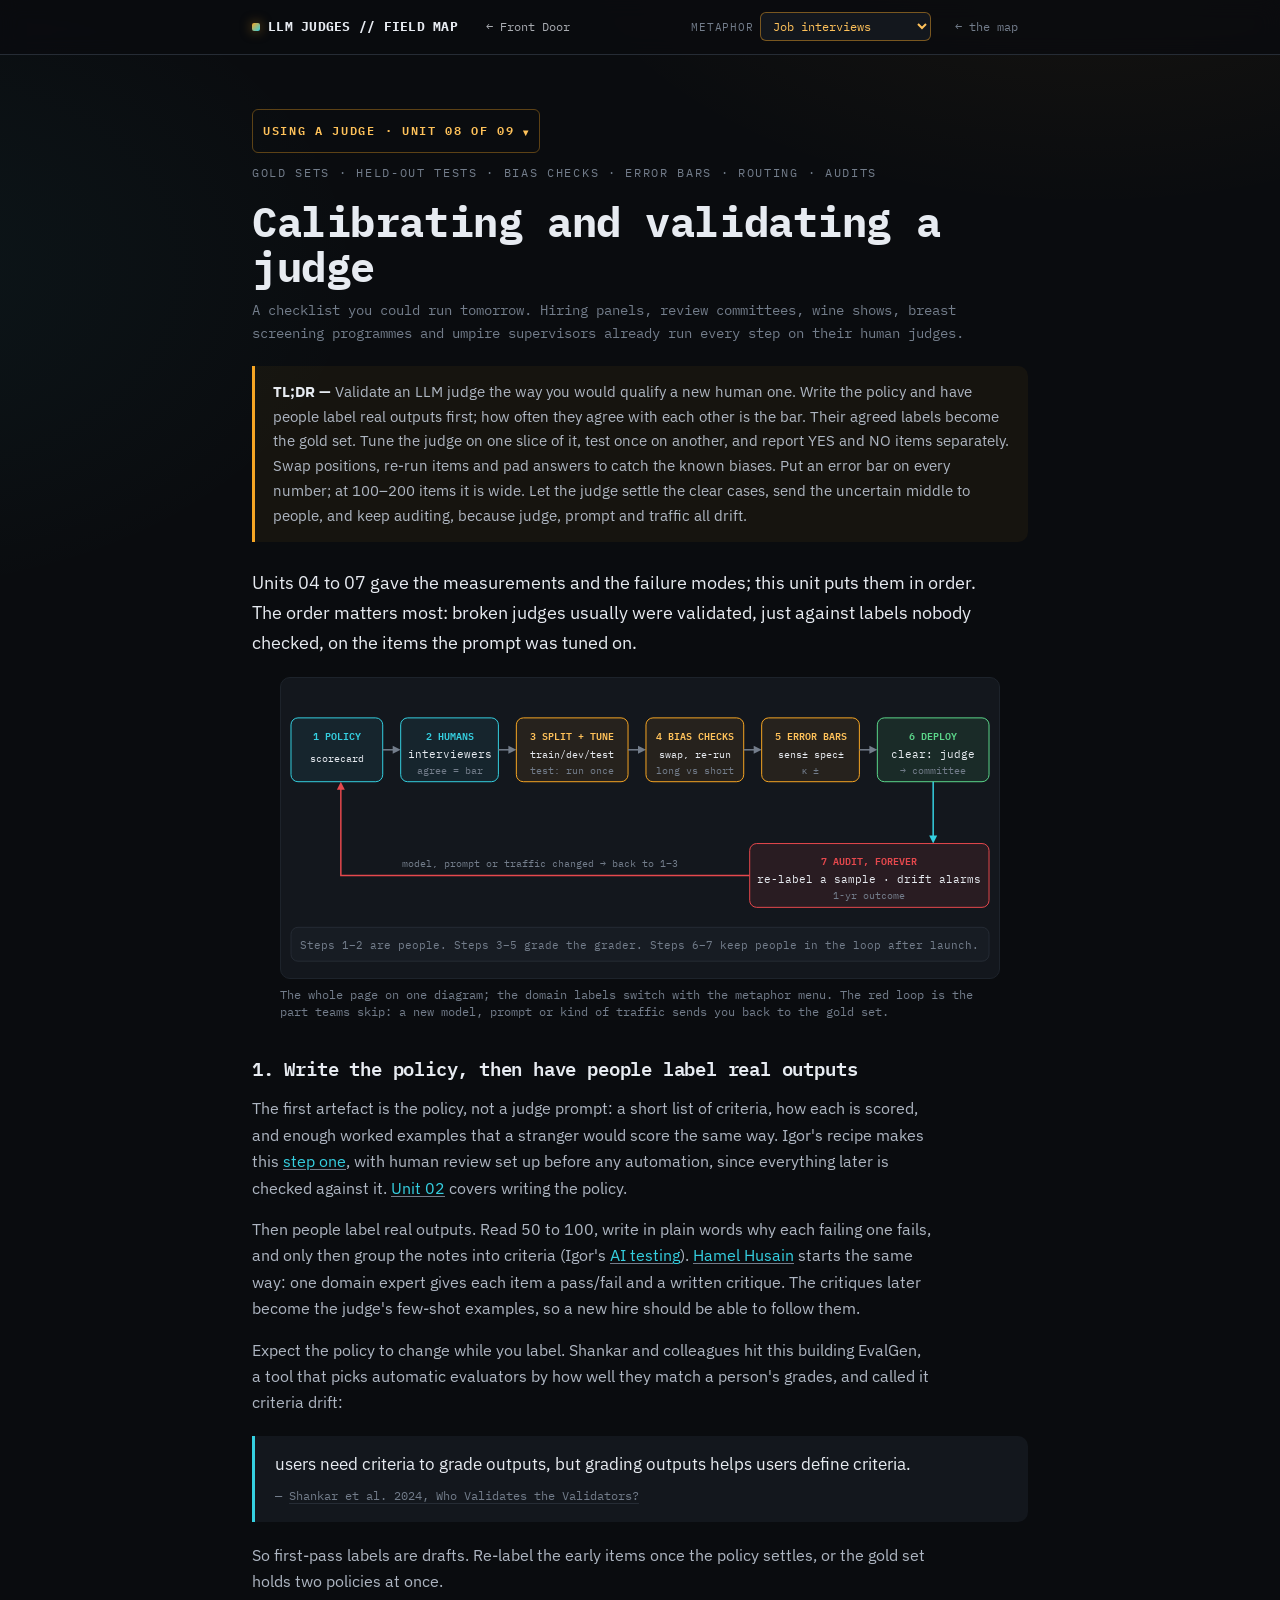
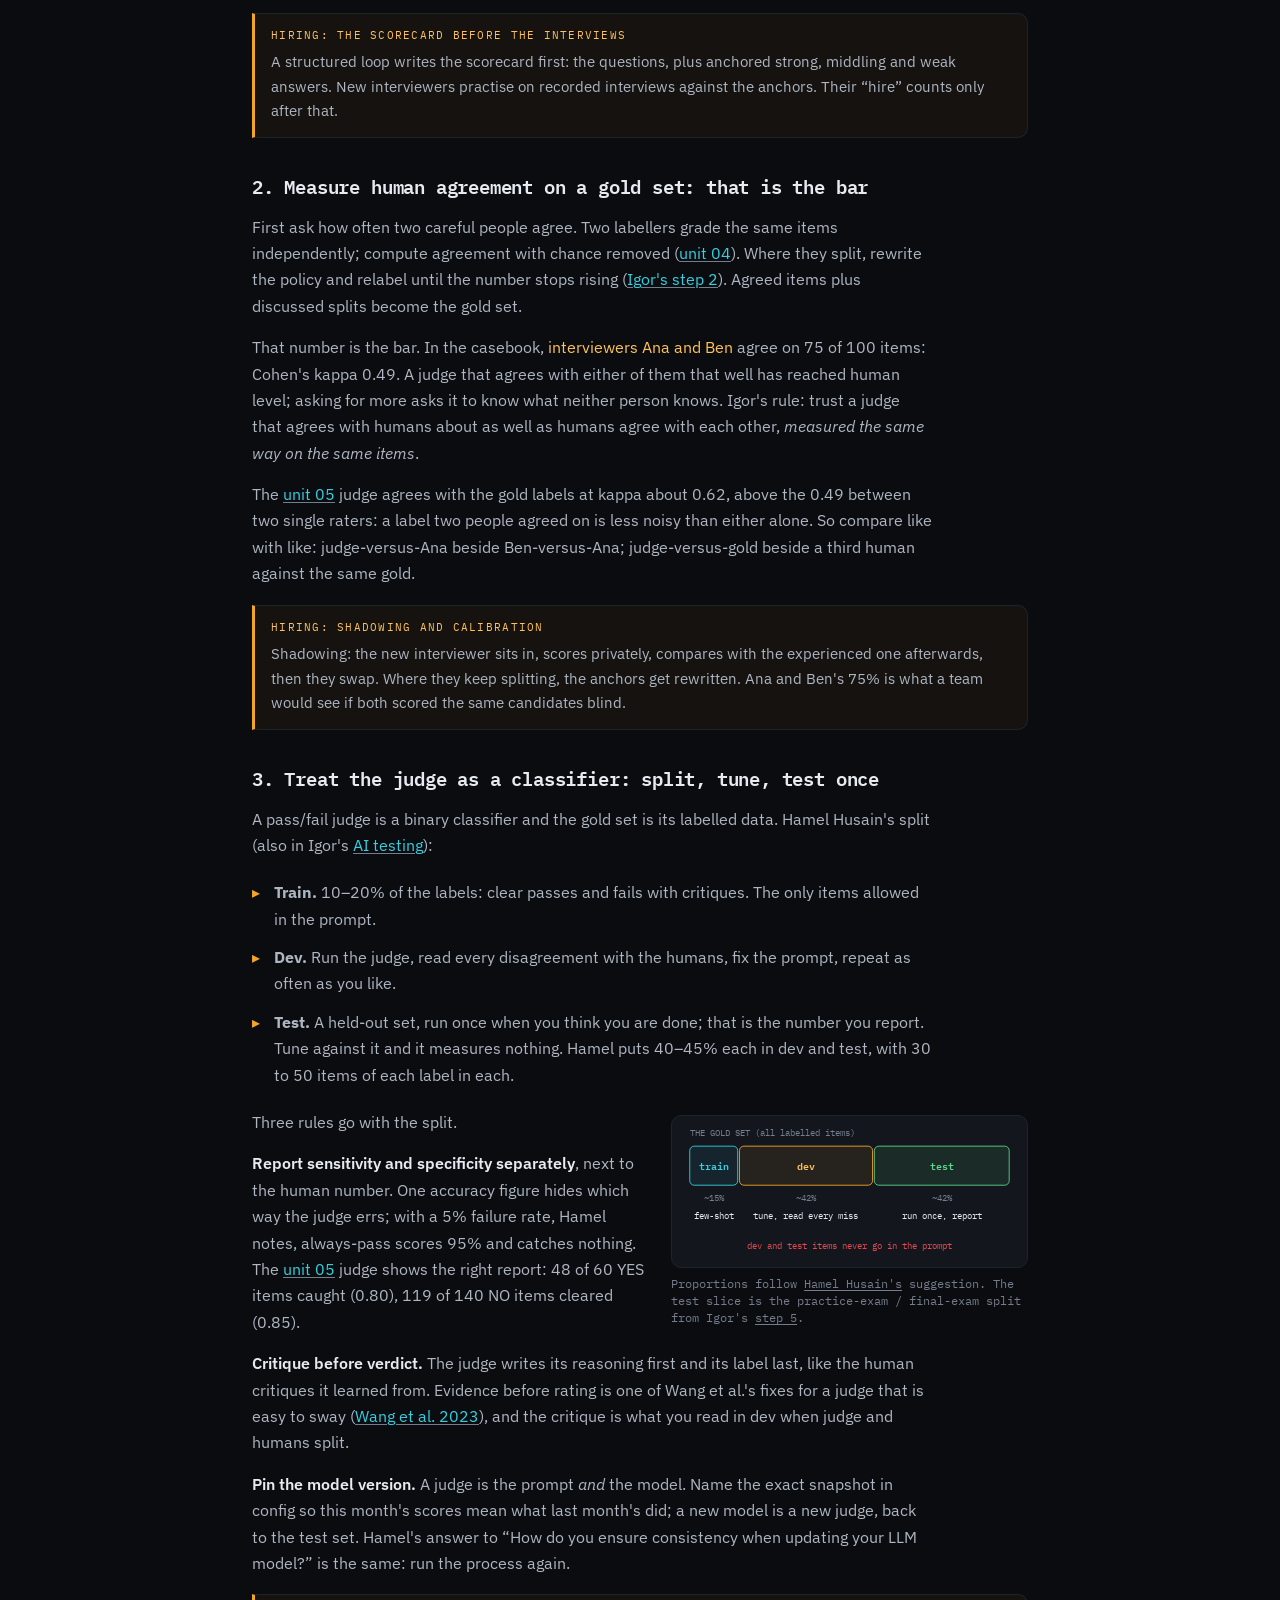
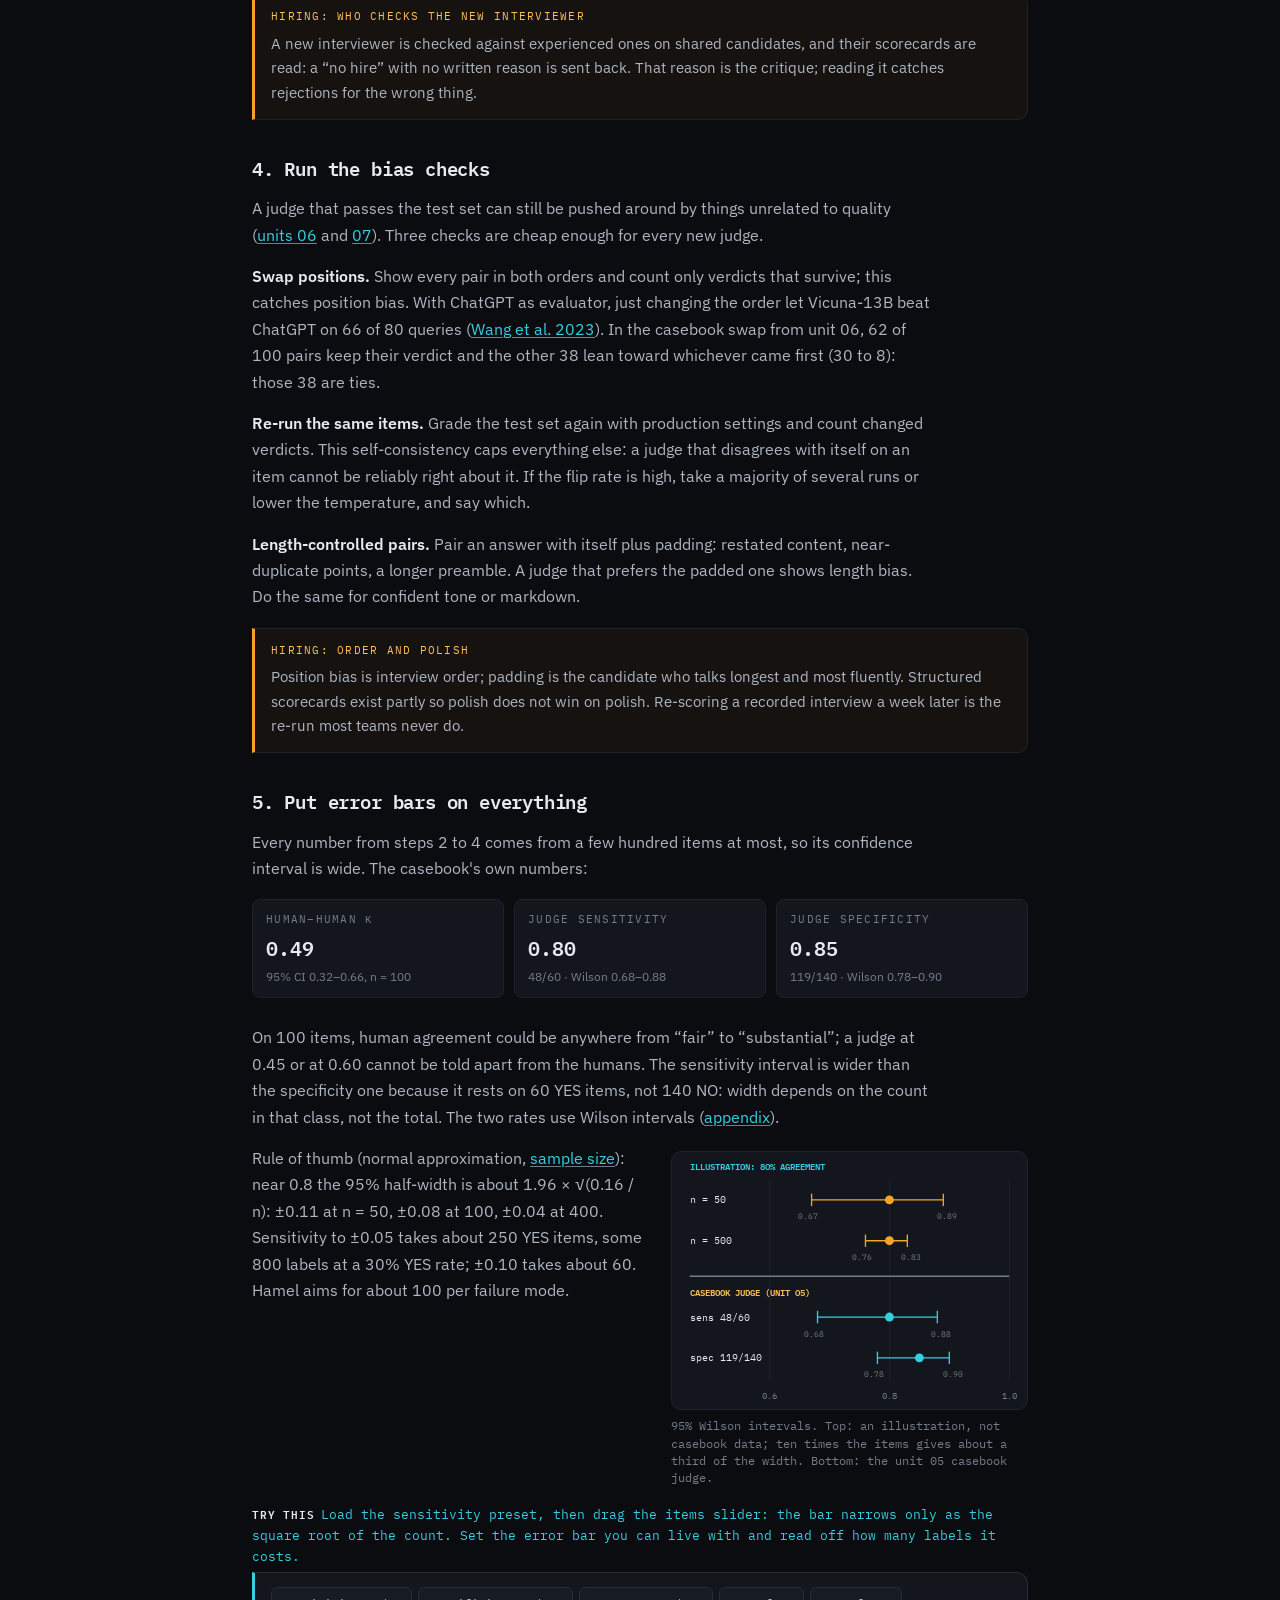
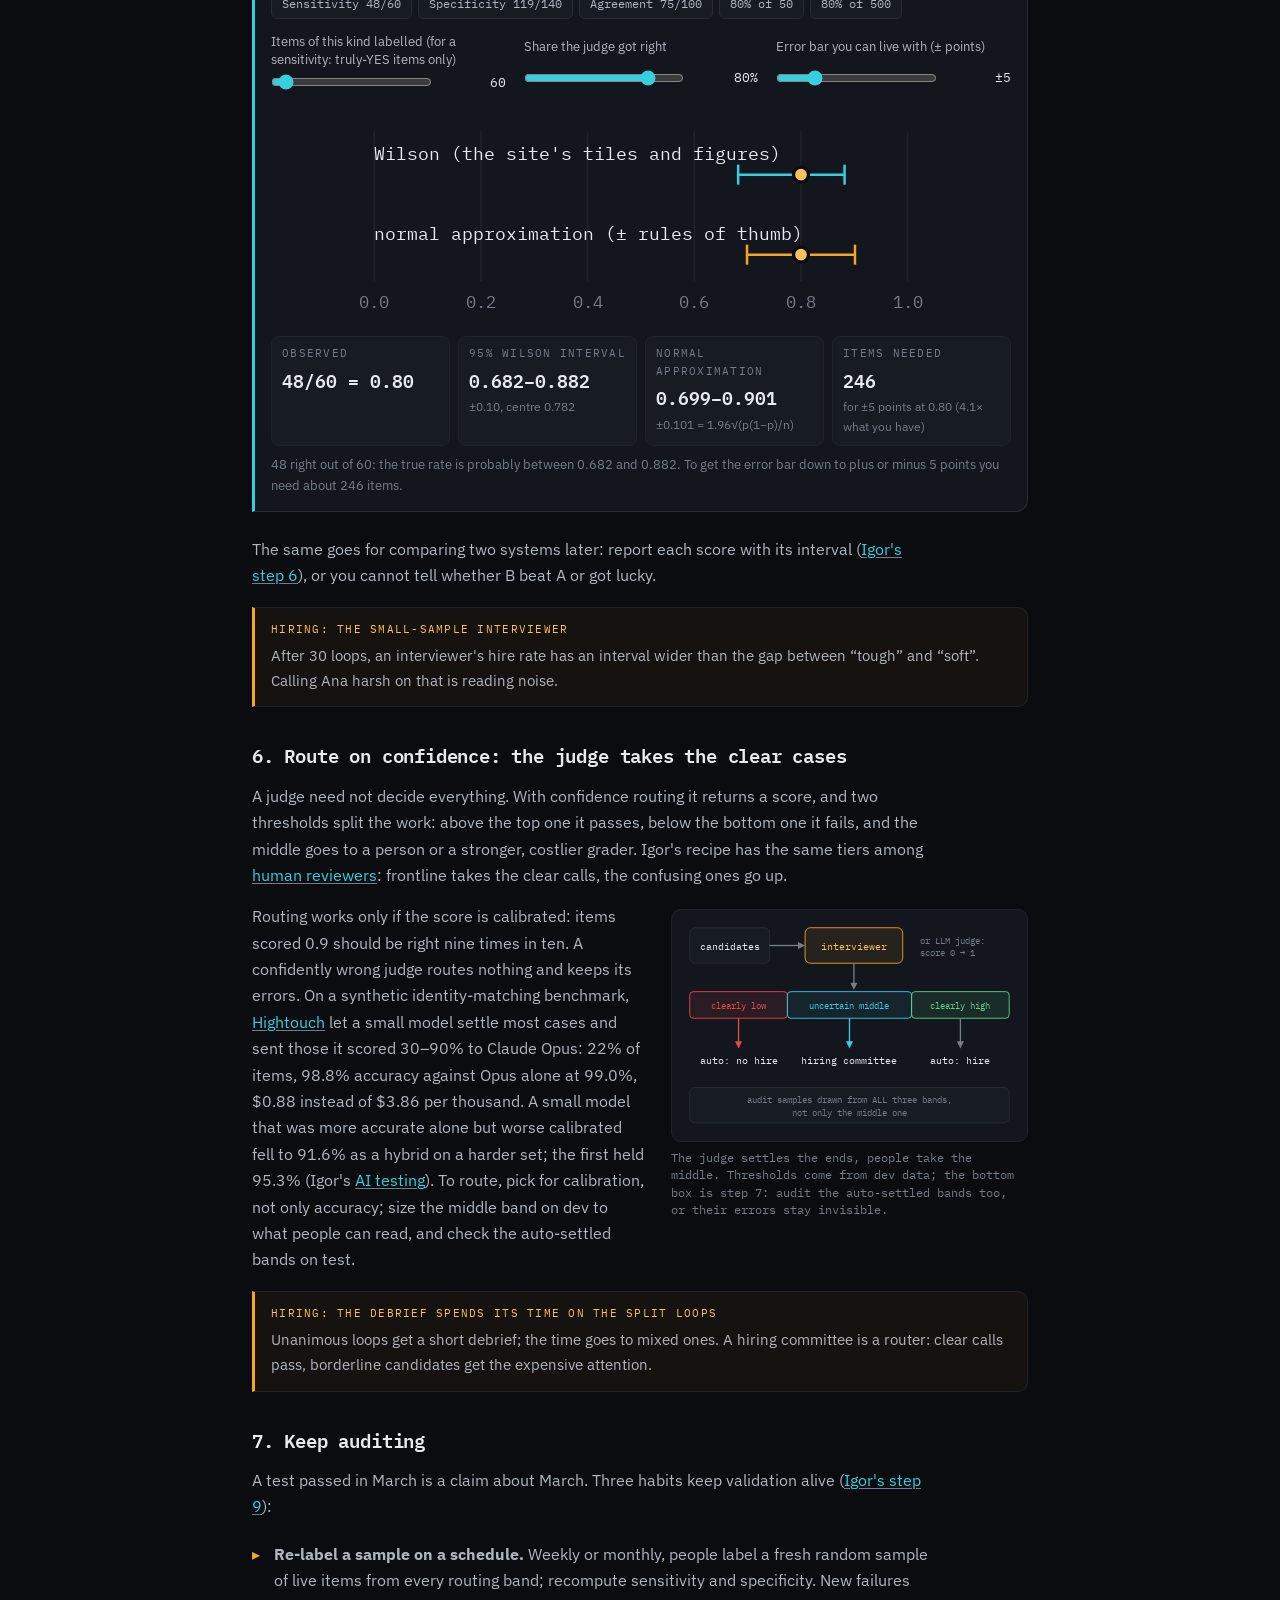
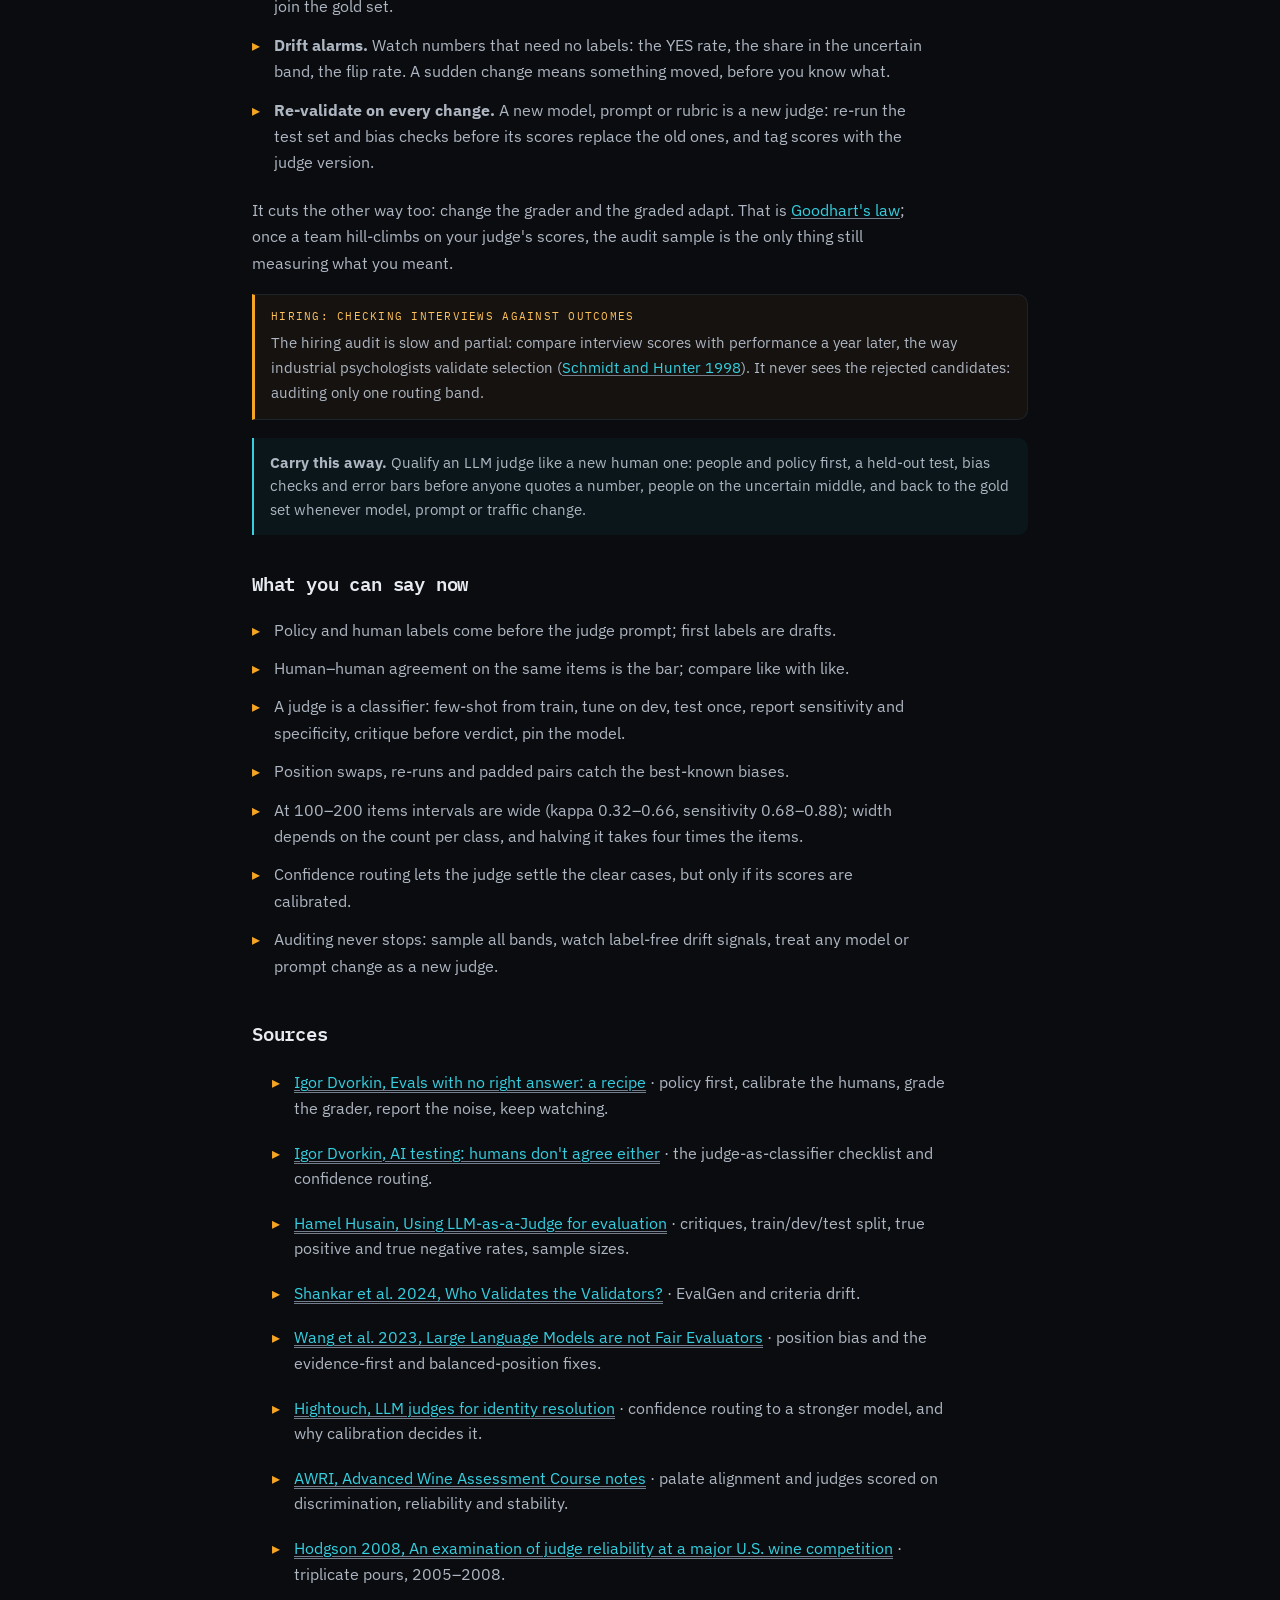
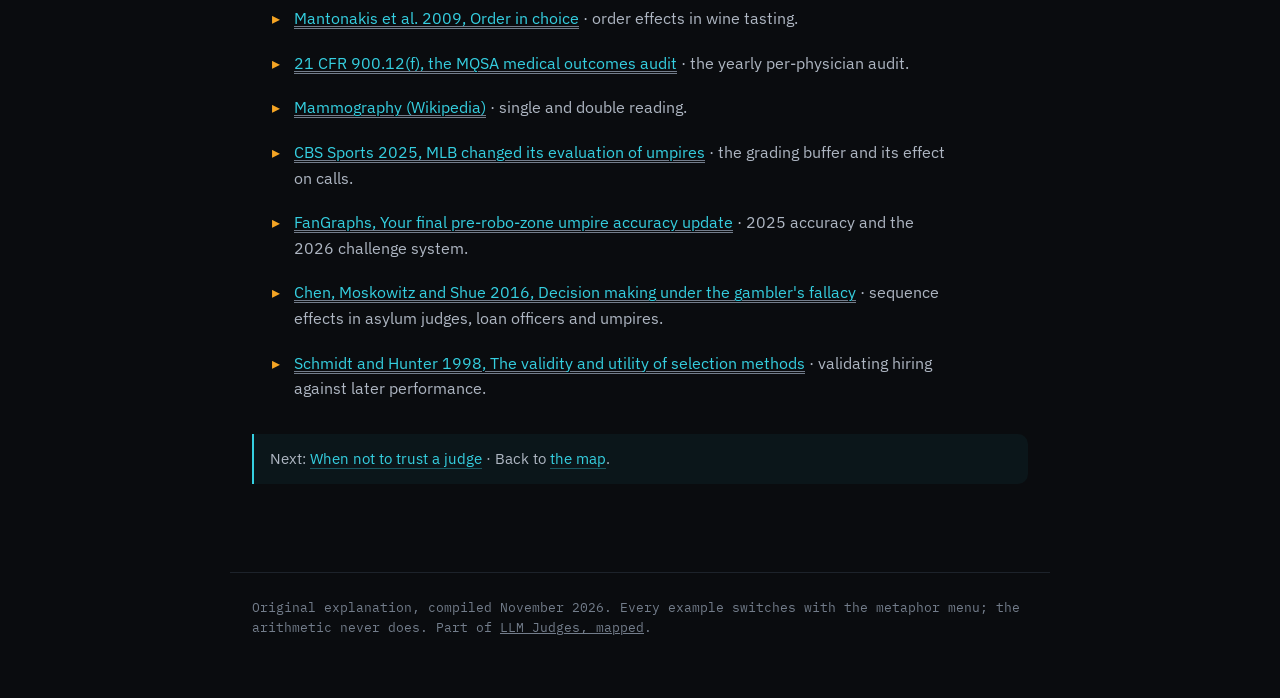
<file: parts/p08.html>
<!DOCTYPE html>
<html lang="en">
<head>
<meta charset="UTF-8" />
<meta name="viewport" content="width=device-width, initial-scale=1.0" />
<title>Calibrating and validating a judge &mdash; LLM Judges, mapped</title>
<meta name="description" content="A seven-step checklist for validating an LLM judge: write the policy, measure human agreement, treat the judge as a classifier, run the bias checks, put error bars on everything, route the uncertain middle to people, and keep auditing." />
<link rel="preconnect" href="https://fonts.googleapis.com" />
<link rel="preconnect" href="https://fonts.gstatic.com" crossorigin />
<link href="https://fonts.googleapis.com/css2?family=IBM+Plex+Mono:wght@400;500;600;700&family=IBM+Plex+Sans:wght@400;500;600;700&display=swap" rel="stylesheet" />
<link rel="stylesheet" href="../paper.css" />
<script src="../site.js"></script>
<style>.front-door{margin:0 auto 0 14px;font-family:'IBM Plex Mono',monospace;font-size:12px;white-space:nowrap;color:inherit;opacity:.72;text-decoration:none}.front-door:hover{opacity:1}@media(max-width:560px){header .bar-in,header .nav-in{flex-wrap:wrap;row-gap:6px}}</style>
</head>
<body>
<header class="bar"><div class="bar-in">
  <div class="brand"><span class="dot"></span>LLM&nbsp;JUDGES&nbsp;//&nbsp;FIELD&nbsp;MAP</div>
  <a class="front-door" href="https://idvorkin-ai-tools.github.io/safety.html">&larr; Front Door</a>
  <a class="back" href="../index.html#using">&larr; the map</a>
</div></header>
<main>
  <div class="eyebrow"><span class="box wb mono">USING A JUDGE &middot; UNIT 08 OF 09</span><span class="mono">gold sets &middot; held-out tests &middot; bias checks &middot; error bars &middot; routing &middot; audits</span></div>
  <h1>Calibrating and validating a judge</h1>
  <div class="authors">A checklist you could run tomorrow. Hiring panels, review committees, wine shows, breast screening programmes and umpire supervisors already run every step on their human judges.</div>

  <div class="tldr"><b>TL;DR &mdash;</b> Validate an LLM judge the way you would qualify a new human one. Write the policy and have people label real outputs first; how often they agree with each other is the bar. Their agreed labels become the <span class="term" data-term="gold-set">gold set</span>. Tune the judge on one slice of it, test once on another, and report YES and NO items separately. Swap positions, re-run items and pad answers to catch the known biases. Put an error bar on every number; at 100&ndash;200 items it is wide. Let the judge settle the clear cases, send the uncertain middle to people, and keep auditing, because judge, prompt and traffic all drift.</div>

  <p class="lead">Units 04 to 07 gave the measurements and the failure modes; this unit puts them in order. The order matters most: broken judges usually were validated, just against labels nobody checked, on the items the prompt was tuned on.</p>

  <figure class="fig wide"><button type="button" class="media" aria-label="Enlarge figure: the validation pipeline as seven boxes from left to right. One, write the policy. Two, humans label real outputs and their agreement is measured on a gold set. Three, the gold set is split into train, dev and test, and the judge is tuned on dev and scored once on test. Four, bias checks. Five, error bars. Six, deploy with confidence routing. Seven, audit, with an arrow looping back to the policy and the gold set."><svg class="dg" viewBox="0 0 720 300" role="img" aria-label="The validation pipeline: policy, human labels and agreement, train/dev/test split, bias checks, error bars, routed deployment, and an audit loop back to the start."><title>The seven-step validation pipeline with an audit loop.</title>
    <rect x="10" y="40" width="92" height="64" rx="7" class="box-def"/>
    <text x="56" y="62" class="t-def" font-size="10.5" text-anchor="middle" font-weight="600">1 POLICY</text>
    <g class="mx">
      <text data-m="hire" x="56" y="84" class="t-ink" font-size="10" text-anchor="middle">scorecard</text>
      <text data-m="review" x="56" y="84" class="t-ink" font-size="10" text-anchor="middle">rating defs</text>
      <text data-m="wine" x="56" y="84" class="t-ink" font-size="10" text-anchor="middle">scoring sheet</text>
      <text data-m="med" x="56" y="84" class="t-ink" font-size="10" text-anchor="middle">BI-RADS</text>
      <text data-m="ump" x="56" y="84" class="t-ink" font-size="10" text-anchor="middle">rulebook zone</text>
    </g>
    <line x1="102" y1="72" x2="114" y2="72" class="ln"/><polygon class="ah" points="120,72 112,68 112,76"/>
    <rect x="120" y="40" width="98" height="64" rx="7" class="box-def"/>
    <text x="169" y="62" class="t-def" font-size="10.5" text-anchor="middle" font-weight="600">2 HUMANS</text>
    <g class="mx">
      <text data-m="hire" x="169" y="80" class="t-ink" font-size="11" text-anchor="middle">interviewers</text>
      <text data-m="review" x="169" y="80" class="t-ink" font-size="11" text-anchor="middle">managers</text>
      <text data-m="wine" x="169" y="80" class="t-ink" font-size="11" text-anchor="middle">judges</text>
      <text data-m="med" x="169" y="80" class="t-ink" font-size="11" text-anchor="middle">radiologists</text>
      <text data-m="ump" x="169" y="80" class="t-ink" font-size="11" text-anchor="middle">umpires</text>
    </g>
    <text x="169" y="96" class="t-dim" font-size="10" text-anchor="middle">agree = bar</text>
    <line x1="218" y1="72" x2="230" y2="72" class="ln"/><polygon class="ah" points="236,72 228,68 228,76"/>
    <rect x="236" y="40" width="112" height="64" rx="7" class="box-off"/>
    <text x="292" y="62" class="t-off" font-size="10.5" text-anchor="middle" font-weight="600">3 SPLIT + TUNE</text>
    <text x="292" y="80" class="t-ink" font-size="10.5" text-anchor="middle">train/dev/test</text>
    <text x="292" y="96" class="t-dim" font-size="10" text-anchor="middle">test: run once</text>
    <line x1="348" y1="72" x2="360" y2="72" class="ln"/><polygon class="ah" points="366,72 358,68 358,76"/>
    <rect x="366" y="40" width="98" height="64" rx="7" class="box-off"/>
    <text x="415" y="62" class="t-off" font-size="10.5" text-anchor="middle" font-weight="600">4 BIAS CHECKS</text>
    <text x="415" y="80" class="t-ink" font-size="10.5" text-anchor="middle">swap, re-run</text>
    <text x="415" y="96" class="t-dim" font-size="10" text-anchor="middle">long vs short</text>
    <line x1="464" y1="72" x2="476" y2="72" class="ln"/><polygon class="ah" points="482,72 474,68 474,76"/>
    <rect x="482" y="40" width="98" height="64" rx="7" class="box-off"/>
    <text x="531" y="62" class="t-off" font-size="10.5" text-anchor="middle" font-weight="600">5 ERROR BARS</text>
    <text x="531" y="80" class="t-ink" font-size="10.5" text-anchor="middle">sens±  spec±</text>
    <text x="531" y="96" class="t-dim" font-size="10" text-anchor="middle">κ ±</text>
    <line x1="580" y1="72" x2="592" y2="72" class="ln"/><polygon class="ah" points="598,72 590,68 590,76"/>
    <rect x="598" y="40" width="112" height="64" rx="7" class="box-ok"/>
    <text x="654" y="62" class="t-ok" font-size="10.5" text-anchor="middle" font-weight="600">6 DEPLOY</text>
    <text x="654" y="80" class="t-ink" font-size="11" text-anchor="middle">clear: judge</text>
    <g class="mx">
      <text data-m="hire" x="654" y="96" class="t-dim" font-size="10" text-anchor="middle">→ committee</text>
      <text data-m="review" x="654" y="96" class="t-dim" font-size="10" text-anchor="middle">→ calib mtg</text>
      <text data-m="wine" x="654" y="96" class="t-dim" font-size="10" text-anchor="middle">→ panel talk</text>
      <text data-m="med" x="654" y="96" class="t-dim" font-size="10" text-anchor="middle">→ 2nd reader</text>
      <text data-m="ump" x="654" y="96" class="t-dim" font-size="10" text-anchor="middle">→ challenge</text>
    </g>
    <line x1="654" y1="104" x2="654" y2="160" class="ln-def"/><polygon class="ah-def" points="654,166 650,158 658,158"/>
    <rect x="470" y="166" width="240" height="64" rx="7" class="box-crit"/>
    <text x="590" y="188" class="t-crit" font-size="10.5" text-anchor="middle" font-weight="600">7 AUDIT, FOREVER</text>
    <text x="590" y="206" class="t-ink" font-size="11" text-anchor="middle">re-label a sample · drift alarms</text>
    <g class="mx">
      <text data-m="hire" x="590" y="222" class="t-dim" font-size="10" text-anchor="middle">1-yr outcome</text>
      <text data-m="review" x="590" y="222" class="t-dim" font-size="10" text-anchor="middle">committee</text>
      <text data-m="wine" x="590" y="222" class="t-dim" font-size="10" text-anchor="middle">ref panel</text>
      <text data-m="med" x="590" y="222" class="t-dim" font-size="10" text-anchor="middle">biopsy</text>
      <text data-m="ump" x="590" y="222" class="t-dim" font-size="10" text-anchor="middle">pitch tracking</text>
    </g>
    <path d="M470,198 L60,198 L60,110" fill="none" class="ln-crit"/><polygon class="ah-crit" points="60,104 56,112 64,112"/>
    <text x="260" y="190" class="t-dim" font-size="10.5" text-anchor="middle">model, prompt or traffic changed → back to 1–3</text>
    <rect x="10" y="250" width="700" height="34" rx="7" class="box"/>
    <text x="360" y="272" class="t-dim" font-size="11" text-anchor="middle">Steps 1–2 are people. Steps 3–5 grade the grader. Steps 6–7 keep people in the loop after launch.</text>
  </svg></button><figcaption>The whole page on one diagram; the domain labels switch with the metaphor menu. The red loop is the part teams skip: a new model, prompt or kind of traffic sends you back to the gold set.</figcaption></figure>

  <h2 id="policy-first">1. Write the policy, then have people label real outputs</h2>
  <p>The first artefact is the policy, not a judge prompt: a short list of criteria, how each is scored, and enough worked examples that a stranger would score the same way. Igor's recipe makes this <a href="https://idvork.in/subjective-evals#1-define-a-policy-aka-use-experts-to-decide-what-good-means" target="_blank" rel="noopener">step one</a>, with human review set up before any automation, since everything later is checked against it. <a href="p02.html">Unit 02</a> covers writing the policy.</p>
  <p>Then people label real outputs. Read 50 to 100, write in plain words why each failing one fails, and only then group the notes into criteria (Igor's <a href="https://idvork.in/ai-testing#humans-dont-agree-either" target="_blank" rel="noopener">AI testing</a>). <a href="https://hamel.dev/blog/posts/llm-judge/" target="_blank" rel="noopener">Hamel Husain</a> starts the same way: one domain expert gives each item a pass/fail and a written critique. The critiques later become the judge's <span class="term" data-term="few-shot">few-shot examples</span>, so a new hire should be able to follow them.</p>
  <p>Expect the policy to change while you label. Shankar and colleagues hit this building EvalGen, a tool that picks automatic evaluators by how well they match a person's grades, and called it <span class="term" data-term="criteria-drift">criteria drift</span>:</p>
  <blockquote class="q">users need criteria to grade outputs, but grading outputs helps users define criteria.<span class="cite">&mdash; <a href="https://arxiv.org/abs/2404.12272" target="_blank" rel="noopener">Shankar et al. 2024, Who Validates the Validators?</a></span></blockquote>
  <p>So first-pass labels are drafts. Re-label the early items once the policy settles, or the gold set holds two policies at once.</p>
  <div class="mx case">
    <div data-m="hire"><span class="mlabel">Hiring: the scorecard before the interviews</span><p>A structured loop writes the scorecard first: the questions, plus anchored strong, middling and weak answers. New interviewers practise on recorded interviews against the anchors. Their &ldquo;hire&rdquo; counts only after that.</p></div>
    <div data-m="review"><span class="mlabel">Reviews: definitions and exemplar packets</span><p>A review process defines &ldquo;exceeds&rdquo; and &ldquo;meets&rdquo; per level, then collects exemplar packets: anonymised half-years of work a committee placed at each rating. Managers read them before rating, as the judge prompt carries its few-shot critiques.</p></div>
    <div data-m="wine"><span class="mlabel">Wine: the scoring sheet and palate alignment</span><p>A wine show fixes its scoring sheet before the first glass. Australia's Advanced Wine Assessment Course, for would-be show judges, opens with fault training and then &ldquo;palate alignment brackets&rdquo;: score wines, compare with guest judges (<a href="https://www.awri.com.au/wp-content/uploads/2023/02/01-AWAC-Course-Notes-28092022-1.pdf" target="_blank" rel="noopener">AWAC course notes</a>). Policy and first labelling pass, with wine.</p></div>
    <div data-m="med"><span class="mlabel">Medicine: the reporting categories come first</span><p>Breast imaging fixed its vocabulary before auditing anyone: <a href="https://en.wikipedia.org/wiki/BI-RADS" target="_blank" rel="noopener">BI-RADS</a> categories say what each verdict means and what happens next. A &ldquo;recall&rdquo; can be audited because everyone means the same thing by it.</p></div>
    <div data-m="ump"><span class="mlabel">Umpires: the zone is written down</span><p>The rulebook defines the strike zone before any pitch is called. That short, precise policy is why a machine can check every call against it.</p></div>
  </div>

  <h2 id="human-bar">2. Measure human agreement on a gold set: that is the bar</h2>
  <p>First ask how often two careful people agree. Two labellers grade the same items independently; compute agreement with chance removed (<a href="p04.html">unit 04</a>). Where they split, rewrite the policy and relabel until the number stops rising (<a href="https://idvork.in/subjective-evals#2-make-sure-humans-can-apply-the-policy-consistently" target="_blank" rel="noopener">Igor's step 2</a>). Agreed items plus discussed splits become the gold set.</p>
  <p>That number is the bar. In the casebook, <span class="mx"><span data-m="hire">interviewers Ana and Ben</span><span data-m="review">managers Carla and Dev</span><span data-m="wine">judges Elodie and Femi</span><span data-m="med">Dr Gale and Dr Hart</span><span data-m="ump">umpires Ivo and June</span></span> agree on 75 of 100 items: <span class="term" data-term="kappa">Cohen's kappa</span> 0.49. A judge that agrees with either of them that well has reached human level; asking for more asks it to know what neither person knows. Igor's rule: trust a judge that agrees with humans about as well as humans agree with each other, <em>measured the same way on the same items</em>.</p>
  <p>The <a href="p05.html">unit 05</a> judge agrees with the gold labels at kappa about 0.62, above the 0.49 between two single raters: a label two people agreed on is less noisy than either alone. So compare like with like: judge-versus-Ana beside Ben-versus-Ana; judge-versus-gold beside a third human against the same gold.</p>
  <div class="mx case">
    <div data-m="hire"><span class="mlabel">Hiring: shadowing and calibration</span><p>Shadowing: the new interviewer sits in, scores privately, compares with the experienced one afterwards, then they swap. Where they keep splitting, the anchors get rewritten. Ana and Ben's 75% is what a team would see if both scored the same candidates blind.</p></div>
    <div data-m="review"><span class="mlabel">Reviews: the calibration meeting</span><p>The calibration meeting is this step in a room: managers defend proposed ratings and the group moves the outliers. Carla and Dev rating the same packets beforehand, without talking, gives the agreement number; the meeting's output is the gold label.</p></div>
    <div data-m="wine"><span class="mlabel">Wine: the panel and its splits</span><p>Panels score each glass independently, then compare. Elodie and Femi agreeing on 75 of 100 wines is the panel's reliability; the splits get discussed. With no outside truth about quality, the panel's agreed score is the gold label.</p></div>
    <div data-m="med"><span class="mlabel">Medicine: double reading</span><p>Some programmes have two readers look at every mammogram independently: standard in the United Kingdom, not in the United States, where insurers do not pay for it (<a href="https://en.wikipedia.org/wiki/Mammography" target="_blank" rel="noopener">Mammography</a>). It yields a running human&ndash;human agreement number for free.</p></div>
    <div data-m="ump"><span class="mlabel">Umpires: two umpires, the same video</span><p>Live, one umpire calls each pitch; a human&ndash;human bar would need Ivo and June on the same video. Baseball rarely needs it, because tracking measures the truth directly: the one domain that can skip to step 3 against a machine.</p></div>
  </div>

  <h2 id="classifier">3. Treat the judge as a classifier: split, tune, test once</h2>
  <p>A pass/fail judge is a binary classifier and the gold set is its labelled data. Hamel Husain's split (also in Igor's <a href="https://idvork.in/ai-testing#humans-dont-agree-either" target="_blank" rel="noopener">AI testing</a>):</p>
  <ul>
    <li><b>Train.</b> 10&ndash;20% of the labels: clear passes and fails with critiques. The only items allowed in the prompt.</li>
    <li><b>Dev.</b> Run the judge, read every disagreement with the humans, fix the prompt, repeat as often as you like.</li>
    <li><b>Test.</b> A <span class="term" data-term="held-out-set">held-out set</span>, run once when you think you are done; that is the number you report. Tune against it and it measures nothing. Hamel puts 40&ndash;45% each in dev and test, with 30 to 50 items of each label in each.</li>
  </ul>
  <figure class="fig"><button type="button" class="media" aria-label="Enlarge figure: a horizontal bar of all labelled items split into three parts: train about 15 percent, used as few-shot examples in the prompt; dev about 42 percent, used to tune the prompt and inspect disagreements; test about 42 percent, looked at once. An arrow marks that dev and test items must never enter the prompt."><svg class="dg" viewBox="0 0 400 170" role="img" aria-label="The gold set split into train (about 15%), dev (about 42%) and test (about 42%)."><title>Splitting the gold set into train, dev and test.</title>
    <text x="20" y="22" class="t-dim" font-size="10.5">THE GOLD SET (all labelled items)</text>
    <rect x="20" y="34" width="54" height="44" rx="5" class="box-def"/>
    <rect x="76" y="34" width="150" height="44" rx="5" class="box-off"/>
    <rect x="228" y="34" width="152" height="44" rx="5" class="box-ok"/>
    <text x="47" y="61" class="t-def" font-size="11" text-anchor="middle" font-weight="600">train</text>
    <text x="151" y="61" class="t-off" font-size="11" text-anchor="middle" font-weight="600">dev</text>
    <text x="304" y="61" class="t-ok" font-size="11" text-anchor="middle" font-weight="600">test</text>
    <text x="47" y="96" class="t-dim" font-size="10" text-anchor="middle">~15%</text>
    <text x="151" y="96" class="t-dim" font-size="10" text-anchor="middle">~42%</text>
    <text x="304" y="96" class="t-dim" font-size="10" text-anchor="middle">~42%</text>
    <text x="47" y="116" class="t-ink" font-size="10" text-anchor="middle">few-shot</text>
    <text x="151" y="116" class="t-ink" font-size="10" text-anchor="middle">tune, read every miss</text>
    <text x="304" y="116" class="t-ink" font-size="10" text-anchor="middle">run once, report</text>
    <text x="200" y="150" class="t-crit" font-size="10.5" text-anchor="middle">dev and test items never go in the prompt</text>
  </svg></button><figcaption>Proportions follow <a href="https://hamel.dev/blog/posts/llm-judge/" target="_blank" rel="noopener">Hamel Husain's</a> suggestion. The test slice is the practice-exam / final-exam split from Igor's <a href="https://idvork.in/subjective-evals#5-grade-the-grader" target="_blank" rel="noopener">step 5</a>.</figcaption></figure>
  <p>Three rules go with the split.</p>
  <p><strong>Report <span class="term" data-term="sensitivity">sensitivity</span> and <span class="term" data-term="specificity">specificity</span> separately</strong>, next to the human number. One accuracy figure hides which way the judge errs; with a 5% failure rate, Hamel notes, always-pass scores 95% and catches nothing. The <a href="p05.html">unit 05</a> judge shows the right report: 48 of 60 YES items caught (0.80), 119 of 140 NO items cleared (0.85).</p>
  <p><strong>Critique before verdict.</strong> The judge writes its reasoning first and its label last, like the human critiques it learned from. Evidence before rating is one of Wang et al.'s fixes for a judge that is easy to sway (<a href="https://arxiv.org/abs/2305.17926" target="_blank" rel="noopener">Wang et al. 2023</a>), and the critique is what you read in dev when judge and humans split.</p>
  <p><strong>Pin the model version.</strong> A judge is the prompt <em>and</em> the model. Name the exact snapshot in config so this month's scores mean what last month's did; a new model is a new judge, back to the test set. Hamel's answer to &ldquo;How do you ensure consistency when updating your LLM model?&rdquo; is the same: run the process again.</p>
  <div class="mx case">
    <div data-m="hire"><span class="mlabel">Hiring: who checks the new interviewer</span><p>A new interviewer is checked against experienced ones on shared candidates, and their scorecards are read: a &ldquo;no hire&rdquo; with no written reason is sent back. That reason is the critique; reading it catches rejections for the wrong thing.</p></div>
    <div data-m="review"><span class="mlabel">Reviews: the first-time manager</span><p>A first-time manager's ratings are compared with what the committee settles on. If Carla's &ldquo;exceeds&rdquo; keeps moving down, what matters is the direction she errs: sensitivity and specificity, review-style.</p></div>
    <div data-m="wine"><span class="mlabel">Wine: scoring the judge, not just the wine</span><p>The AWAC scores each participant's own tasting for <em>discrimination</em> (good wines from weak), <em>reliability</em> (same score on a second tasting) and <em>stability</em> (drifting up or down the second time) (<a href="https://www.awri.com.au/wp-content/uploads/2023/02/01-AWAC-Course-Notes-28092022-1.pdf" target="_blank" rel="noopener">AWAC course notes</a>). A judge evaluated as an instrument.</p></div>
    <div data-m="med"><span class="mlabel">Medicine: sensitivity and specificity were born here</span><p>Diagnostic medicine describes a test or reader with sensitivity and specificity, not one accuracy, because missing a cancer and recalling a healthy patient cost such different things.</p></div>
    <div data-m="ump"><span class="mlabel">Umpires: graded call by call</span><p>MLB grades plate umpires against pitch tracking, with a small buffer around the zone, reported to have shrunk for 2025 from two inches to three-quarters of an inch (<a href="https://www.cbssports.com/mlb/news/mlb-changed-its-evaluation-of-umpires-leading-to-fewer-called-strikes-on-edges-of-zone-per-report" target="_blank" rel="noopener">CBS Sports, relaying The Athletic</a>). Wrong strikes and wrong balls are different errors, so a serious report keeps them apart.</p></div>
  </div>

  <h2 id="bias-checks">4. Run the bias checks</h2>
  <p>A judge that passes the test set can still be pushed around by things unrelated to quality (<a href="p06.html">units 06</a> and <a href="p07.html">07</a>). Three checks are cheap enough for every new judge.</p>
  <p><strong>Swap positions.</strong> Show every pair in both orders and count only verdicts that survive; this catches <span class="term" data-term="position-bias">position bias</span>. With ChatGPT as evaluator, just changing the order let Vicuna-13B beat ChatGPT on 66 of 80 queries (<a href="https://arxiv.org/abs/2305.17926" target="_blank" rel="noopener">Wang et al. 2023</a>). In the casebook swap from unit 06, 62 of 100 pairs keep their verdict and the other 38 lean toward whichever came first (30 to 8): those 38 are ties.</p>
  <p><strong>Re-run the same items.</strong> Grade the test set again with production settings and count changed verdicts. This <span class="term" data-term="intra-rater-reliability">self-consistency</span> caps everything else: a judge that disagrees with itself on an item cannot be reliably right about it. If the flip rate is high, take a majority of several runs or lower the <span class="term" data-term="temperature">temperature</span>, and say which.</p>
  <p><strong>Length-controlled pairs.</strong> Pair an answer with itself plus padding: restated content, near-duplicate points, a longer preamble. A judge that prefers the padded one shows <span class="term" data-term="length-bias">length bias</span>. Do the same for confident tone or markdown.</p>
  <div class="mx case">
    <div data-m="hire"><span class="mlabel">Hiring: order and polish</span><p>Position bias is interview order; padding is the candidate who talks longest and most fluently. Structured scorecards exist partly so polish does not win on polish. Re-scoring a recorded interview a week later is the re-run most teams never do.</p></div>
    <div data-m="review"><span class="mlabel">Reviews: recency and volume</span><p>A half-year read in one sitting gets recency bias: the last month weighs most. Padding is the self-assessment that lists everything. Re-rating an anonymised packet from last cycle is the re-run.</p></div>
    <div data-m="wine"><span class="mlabel">Wine: replicate pours</span><p>Wine invented the re-run. From 2005 to 2008 Hodgson had the California State Fair hide triplicate pours of one bottle in judges' flights of 30. Only about 10% of judges kept the same wine within one medal group each time, and another 10% sometimes scored it Bronze and Gold (<a href="https://doi.org/10.1017/s1931436100001152" target="_blank" rel="noopener">Hodgson 2008</a>). Position bias too: picking a favourite from a short sequence, people strongly favoured the first wine (<a href="https://doi.org/10.1111/j.1467-9280.2009.02453.x" target="_blank" rel="noopener">Mantonakis et al. 2009</a>).</p></div>
    <div data-m="med"><span class="mlabel">Medicine: reading the same films again</span><p>The medical re-run shows a radiologist films they read before, after a gap, mixed with others, and counts changed verdicts. Disagreeing with yourself caps how well Dr Gale and Dr Hart can agree.</p></div>
    <div data-m="ump"><span class="mlabel">Umpires: what the last call did</span><p>After calling a strike, umpires are less likely to call the next pitch a strike, the gambler's-fallacy pattern also found in asylum judges and loan officers (<a href="https://doi.org/10.1093/qje/qjw017" target="_blank" rel="noopener">Chen, Moskowitz and Shue 2016</a>). Something other than the pitch moves the call.</p></div>
  </div>

  <h2 id="error-bars">5. Put error bars on everything</h2>
  <p>Every number from steps 2 to 4 comes from a few hundred items at most, so its <span class="term" data-term="confidence-interval">confidence interval</span> is wide. The casebook's own numbers:</p>
  <div class="statgrid">
    <div class="s"><div class="k">human&ndash;human &kappa;</div><div class="v">0.49</div><div class="n">95% CI 0.32&ndash;0.66, n = 100</div></div>
    <div class="s"><div class="k">judge sensitivity</div><div class="v">0.80</div><div class="n">48/60 &middot; Wilson 0.68&ndash;0.88</div></div>
    <div class="s"><div class="k">judge specificity</div><div class="v">0.85</div><div class="n">119/140 &middot; Wilson 0.78&ndash;0.90</div></div>
  </div>
  <p>On 100 items, human agreement could be anywhere from &ldquo;fair&rdquo; to &ldquo;substantial&rdquo;; a judge at 0.45 or at 0.60 cannot be told apart from the humans. The sensitivity interval is wider than the specificity one because it rests on 60 YES items, not 140 NO: width depends on the count in that class, not the total. The two rates use <span class="term" data-term="wilson-interval">Wilson intervals</span> (<a href="math.html#ci">appendix</a>).</p>
  <figure class="fig"><button type="button" class="media" aria-label="Enlarge figure: two panels on a scale from 0.6 to 1.0. Top panel, an illustration: the same 80 percent point estimate from 50 items has an interval from 0.67 to 0.89, and from 500 items an interval from 0.76 to 0.83. Bottom panel, the casebook: sensitivity 0.80 with interval 0.68 to 0.88 from 60 YES items, and specificity 0.85 with interval 0.78 to 0.90 from 140 NO items."><svg class="dg" viewBox="0 0 400 290" role="img" aria-label="Error bars: the same 0.80 estimate is much wider at n=50 than at n=500; the casebook sensitivity and specificity intervals sit between."><title>Same point estimate, very different error bars.</title>
    <text x="20" y="20" class="t-def" font-size="10.5" font-weight="600">ILLUSTRATION: 80% AGREEMENT</text>
    <line x1="110.0" y1="30" x2="110.0" y2="258" class="grid"/><line x1="245.0" y1="30" x2="245.0" y2="258" class="grid"/><line x1="380.0" y1="30" x2="380.0" y2="258" class="grid"/>
    <text x="20" y="58" class="t-ink" font-size="11">n = 50</text>
    <line x1="157.3" y1="54" x2="305.8" y2="54" class="ln-off" stroke-width="3"/><line x1="157.3" y1="47" x2="157.3" y2="61" class="ln-off"/><line x1="305.8" y1="47" x2="305.8" y2="61" class="ln-off"/><circle cx="245.0" cy="54" r="5" fill="var(--off)"/>
    <text x="153.3" y="76" class="t-dim" font-size="9.5" text-anchor="middle">0.67</text><text x="309.8" y="76" class="t-dim" font-size="9.5" text-anchor="middle">0.89</text>
    <text x="20" y="104" class="t-ink" font-size="11">n = 500</text>
    <line x1="218.0" y1="100" x2="265.2" y2="100" class="ln-off" stroke-width="3"/><line x1="218.0" y1="93" x2="218.0" y2="107" class="ln-off"/><line x1="265.2" y1="93" x2="265.2" y2="107" class="ln-off"/><circle cx="245.0" cy="100" r="5" fill="var(--off)"/>
    <text x="214.0" y="122" class="t-dim" font-size="9.5" text-anchor="middle">0.76</text><text x="269.2" y="122" class="t-dim" font-size="9.5" text-anchor="middle">0.83</text>
    <line x1="20" y1="140" x2="380" y2="140" class="ln"/>
    <text x="20" y="162" class="t-off" font-size="10.5" font-weight="600">CASEBOOK JUDGE (UNIT 05)</text>
    <text x="20" y="190" class="t-ink" font-size="11">sens 48/60</text>
    <line x1="164.0" y1="186" x2="299.0" y2="186" class="ln-def" stroke-width="3"/><line x1="164.0" y1="179" x2="164.0" y2="193" class="ln-def"/><line x1="299.0" y1="179" x2="299.0" y2="193" class="ln-def"/><circle cx="245.0" cy="186" r="5" fill="var(--def)"/>
    <text x="160.0" y="208" class="t-dim" font-size="9.5" text-anchor="middle">0.68</text><text x="303.0" y="208" class="t-dim" font-size="9.5" text-anchor="middle">0.88</text>
    <text x="20" y="236" class="t-ink" font-size="11">spec 119/140</text>
    <line x1="231.5" y1="232" x2="312.5" y2="232" class="ln-def" stroke-width="3"/><line x1="231.5" y1="225" x2="231.5" y2="239" class="ln-def"/><line x1="312.5" y1="225" x2="312.5" y2="239" class="ln-def"/><circle cx="278.8" cy="232" r="5" fill="var(--def)"/>
    <text x="227.5" y="254" class="t-dim" font-size="9.5" text-anchor="middle">0.78</text><text x="316.5" y="254" class="t-dim" font-size="9.5" text-anchor="middle">0.90</text>
    <text x="110.0" y="278" class="t-dim" font-size="10" text-anchor="middle">0.6</text><text x="245.0" y="278" class="t-dim" font-size="10" text-anchor="middle">0.8</text><text x="380.0" y="278" class="t-dim" font-size="10" text-anchor="middle">1.0</text>
  </svg></button><figcaption>95% Wilson intervals. Top: an illustration, not casebook data; ten times the items gives about a third of the width. Bottom: the unit 05 casebook judge.</figcaption></figure>
  <p>Rule of thumb (normal approximation, <a href="math.html#sample-size">sample size</a>): near 0.8 the 95% half-width is about 1.96 &times; &radic;(0.16 / n): &plusmn;0.11 at n = 50, &plusmn;0.08 at 100, &plusmn;0.04 at 400. Sensitivity to &plusmn;0.05 takes about 250 YES items, some 800 labels at a 30% YES rate; &plusmn;0.10 takes about 60. Hamel aims for about 100 per failure mode.</p>
  <p class="lab-try"><b>Try this</b>Load the sensitivity preset, then drag the items slider: the bar narrows only as the square root of the count. Set the error bar you can live with and read off how many labels it costs.</p>
  <div class="lab" data-lab="wilsonci"></div>
  <p>The same goes for comparing two systems later: report each score with its interval (<a href="https://idvork.in/subjective-evals#6-turn-it-into-a-benchmark-and-report-the-noise" target="_blank" rel="noopener">Igor's step 6</a>), or you cannot tell whether B beat A or got lucky.</p>
  <div class="mx case">
    <div data-m="hire"><span class="mlabel">Hiring: the small-sample interviewer</span><p>After 30 loops, an interviewer's hire rate has an interval wider than the gap between &ldquo;tough&rdquo; and &ldquo;soft&rdquo;. Calling Ana harsh on that is reading noise.</p></div>
    <div data-m="review"><span class="mlabel">Reviews: one manager, eight reports</span><p>A manager who rated three of eight reports &ldquo;exceeds&rdquo; is not detectably more generous than one who rated two. Treating that as real is ranking noise.</p></div>
    <div data-m="wine"><span class="mlabel">Wine: one flight is not a verdict on the judge</span><p>One inconsistent triplicate in one flight could be an unreliable judge or one bad glass. Hodgson ran four years with 65&ndash;70 judges a year for a reason.</p></div>
    <div data-m="med"><span class="mlabel">Medicine: few cancers per reader</span><p>Cancers are rare in screening, so one reader's year yields a handful of confirmed positives, and a sensitivity built on a handful has a very wide interval.</p></div>
    <div data-m="ump"><span class="mlabel">Umpires: thousands of calls</span><p>Thousands of pitches a season make an umpire's overall interval narrow. The noise moves to the slices: one umpire's low-edge strikes in one month is a small sample again.</p></div>
  </div>

  <h2 id="routing">6. Route on confidence: the judge takes the clear cases</h2>
  <p>A judge need not decide everything. With <span class="term" data-term="confidence-routing">confidence routing</span> it returns a score, and two thresholds split the work: above the top one it passes, below the bottom one it fails, and the middle goes to a person or a stronger, costlier grader. Igor's recipe has the same tiers among <a href="https://idvork.in/subjective-evals#4-build-an-automatic-stand-in-for-the-humans" target="_blank" rel="noopener">human reviewers</a>: frontline takes the clear calls, the confusing ones go up.</p>
  <figure class="fig"><button type="button" class="media" aria-label="Enlarge figure: outputs enter the judge, which returns a confidence score from 0 to 1. A score bar is divided into three bands: low scores are settled automatically as fail, high scores automatically as pass, and the uncertain middle band is sent to a human reviewer. Audit samples are drawn from all three bands."><svg class="dg" viewBox="0 0 400 260" role="img" aria-label="Confidence routing: low and high judge scores are settled automatically, the middle band goes to a person; audits sample all bands."><title>Confidence routing.</title>
    <rect x="20" y="20" width="90" height="40" rx="6" class="box"/>
    <g class="mx">
      <text data-m="hire" x="65" y="45" class="t-ink" font-size="11" text-anchor="middle">candidates</text>
      <text data-m="review" x="65" y="45" class="t-ink" font-size="11" text-anchor="middle">employees</text>
      <text data-m="wine" x="65" y="45" class="t-ink" font-size="11" text-anchor="middle">wines</text>
      <text data-m="med" x="65" y="45" class="t-ink" font-size="11" text-anchor="middle">scans</text>
      <text data-m="ump" x="65" y="45" class="t-ink" font-size="11" text-anchor="middle">pitches</text>
    </g>
    <line x1="110" y1="40" x2="144" y2="40" class="ln"/><polygon class="ah" points="150,40 142,36 142,44"/>
    <rect x="150" y="20" width="110" height="40" rx="6" class="box-off"/>
    <g class="mx">
      <text data-m="hire" x="205" y="45" class="t-off" font-size="11" text-anchor="middle">interviewer</text>
      <text data-m="review" x="205" y="45" class="t-off" font-size="11" text-anchor="middle">manager</text>
      <text data-m="wine" x="205" y="45" class="t-off" font-size="11" text-anchor="middle">judge</text>
      <text data-m="med" x="205" y="45" class="t-off" font-size="11" text-anchor="middle">radiologist</text>
      <text data-m="ump" x="205" y="45" class="t-off" font-size="11" text-anchor="middle">umpire</text>
    </g>
    <text x="280" y="38" class="t-dim" font-size="10">or LLM judge:</text>
    <text x="280" y="52" class="t-dim" font-size="10">score 0 → 1</text>
    <line x1="205" y1="60" x2="205" y2="84" class="ln"/><polygon class="ah" points="205,90 201,82 209,82"/>
    <rect x="20" y="92" width="110" height="30" rx="4" class="box-crit"/>
    <rect x="130" y="92" width="140" height="30" rx="4" class="box-def"/>
    <rect x="270" y="92" width="110" height="30" rx="4" class="box-ok"/>
    <text x="75" y="112" class="t-crit" font-size="10.5" text-anchor="middle">clearly low</text>
    <text x="200" y="112" class="t-def" font-size="10.5" text-anchor="middle">uncertain middle</text>
    <text x="325" y="112" class="t-ok" font-size="10.5" text-anchor="middle">clearly high</text>
    <line x1="75" y1="122" x2="75" y2="150" class="ln-crit"/><polygon class="ah-crit" points="75,156 71,148 79,148"/>
    <line x1="200" y1="122" x2="200" y2="150" class="ln-def"/><polygon class="ah-def" points="200,156 196,148 204,148"/>
    <line x1="325" y1="122" x2="325" y2="150" class="ln"/><polygon class="ah" points="325,156 321,148 329,148"/>
    <g class="mx">
      <text data-m="hire" x="75" y="174" class="t-ink" font-size="11" text-anchor="middle">auto: no hire</text>
      <text data-m="review" x="75" y="174" class="t-ink" font-size="11" text-anchor="middle">auto: meets</text>
      <text data-m="wine" x="75" y="174" class="t-ink" font-size="11" text-anchor="middle">auto: no medal</text>
      <text data-m="med" x="75" y="174" class="t-ink" font-size="11" text-anchor="middle">auto: clear</text>
      <text data-m="ump" x="75" y="174" class="t-ink" font-size="11" text-anchor="middle">auto: ball</text>
    </g>
    <g class="mx">
      <text data-m="hire" x="200" y="174" class="t-ink" font-size="11" text-anchor="middle">hiring committee</text>
      <text data-m="review" x="200" y="174" class="t-ink" font-size="11" text-anchor="middle">calibration mtg</text>
      <text data-m="wine" x="200" y="174" class="t-ink" font-size="11" text-anchor="middle">panel discussion</text>
      <text data-m="med" x="200" y="174" class="t-ink" font-size="11" text-anchor="middle">second reader</text>
      <text data-m="ump" x="200" y="174" class="t-ink" font-size="11" text-anchor="middle">challenge review</text>
    </g>
    <g class="mx">
      <text data-m="hire" x="325" y="174" class="t-ink" font-size="11" text-anchor="middle">auto: hire</text>
      <text data-m="review" x="325" y="174" class="t-ink" font-size="11" text-anchor="middle">auto: exceeds</text>
      <text data-m="wine" x="325" y="174" class="t-ink" font-size="11" text-anchor="middle">auto: medal</text>
      <text data-m="med" x="325" y="174" class="t-ink" font-size="11" text-anchor="middle">auto: recall</text>
      <text data-m="ump" x="325" y="174" class="t-ink" font-size="11" text-anchor="middle">auto: strike</text>
    </g>
    <rect x="20" y="200" width="360" height="40" rx="6" class="box"/>
    <text x="200" y="217" class="t-dim" font-size="10.5" text-anchor="middle">audit samples drawn from ALL three bands,</text>
    <text x="200" y="232" class="t-dim" font-size="10.5" text-anchor="middle">not only the middle one</text>
  </svg></button><figcaption>The judge settles the ends, people take the middle. Thresholds come from dev data; the bottom box is step 7: audit the auto-settled bands too, or their errors stay invisible.</figcaption></figure>
  <p>Routing works only if the score is <span class="term" data-term="calibration">calibrated</span>: items scored 0.9 should be right nine times in ten. A confidently wrong judge routes nothing and keeps its errors. On a synthetic identity-matching benchmark, <a href="https://hightouch.com/blog/llm-judges-identity-resolution" target="_blank" rel="noopener">Hightouch</a> let a small model settle most cases and sent those it scored 30&ndash;90% to Claude Opus: 22% of items, 98.8% accuracy against Opus alone at 99.0%, $0.88 instead of $3.86 per thousand. A small model that was more accurate alone but worse calibrated fell to 91.6% as a hybrid on a harder set; the first held 95.3% (Igor's <a href="https://idvork.in/ai-testing#humans-dont-agree-either" target="_blank" rel="noopener">AI testing</a>). To route, pick for calibration, not only accuracy; size the middle band on dev to what people can read, and check the auto-settled bands on test.</p>
  <div class="mx case">
    <div data-m="hire"><span class="mlabel">Hiring: the debrief spends its time on the split loops</span><p>Unanimous loops get a short debrief; the time goes to mixed ones. A hiring committee is a router: clear calls pass, borderline candidates get the expensive attention.</p></div>
    <div data-m="review"><span class="mlabel">Reviews: the meeting discusses the boundary</span><p>A calibration meeting does not re-argue the solid &ldquo;meets&rdquo;. It spends its hour on people near a boundary: the uncertain middle.</p></div>
    <div data-m="wine"><span class="mlabel">Wine: the panel talks about the splits</span><p>When Elodie and Femi both score a wine far from the medal line, the score stands. When they straddle it, the panel discusses the glass. Discussion is the expensive tier, spent near the cut.</p></div>
    <div data-m="med"><span class="mlabel">Medicine: second opinions for the hard films</span><p>Clearly normal and clearly suspicious films need no debate. Second readers and consensus review earn their cost on the films in between.</p></div>
    <div data-m="ump"><span class="mlabel">Umpires: challenge the close ones</span><p>Baseball's ball-strike challenge system, used from 2026 (<a href="https://blogs.fangraphs.com/your-final-pre-robo-zone-umpire-accuracy-update" target="_blank" rel="noopener">FanGraphs</a>), leaves the umpire every call and lets players send one to tracking. The challenged calls tend to be the close ones, sent to the stronger grader.</p></div>
  </div>

  <h2 id="audit">7. Keep auditing</h2>
  <p>A test passed in March is a claim about March. Three habits keep validation alive (<a href="https://idvork.in/subjective-evals#9-keep-watching-feed-failures-back-repeat" target="_blank" rel="noopener">Igor's step 9</a>):</p>
  <ul>
    <li><b>Re-label a sample on a schedule.</b> Weekly or monthly, people label a fresh random sample of live items from every routing band; recompute sensitivity and specificity. New failures join the gold set.</li>
    <li><b>Drift alarms.</b> Watch numbers that need no labels: the YES rate, the share in the uncertain band, the flip rate. A sudden change means something moved, before you know what.</li>
    <li><b>Re-validate on every change.</b> A new model, prompt or rubric is a new judge: re-run the test set and bias checks before its scores replace the old ones, and tag scores with the judge version.</li>
  </ul>
  <p>It cuts the other way too: change the grader and the graded adapt. That is <span class="term" data-term="goodharts-law"><a href="https://en.wikipedia.org/wiki/Goodhart%27s_law" target="_blank" rel="noopener">Goodhart's law</a></span>; once a team hill-climbs on your judge's scores, the audit sample is the only thing still measuring what you meant.</p>
  <div class="mx case">
    <div data-m="hire"><span class="mlabel">Hiring: checking interviews against outcomes</span><p>The hiring audit is slow and partial: compare interview scores with performance a year later, the way industrial psychologists validate selection (<a href="https://doi.org/10.1037/0033-2909.124.2.262" target="_blank" rel="noopener">Schmidt and Hunter 1998</a>). It never sees the rejected candidates: auditing only one routing band.</p></div>
    <div data-m="review"><span class="mlabel">Reviews: every cycle is a re-calibration</span><p>Reviews re-run calibration every cycle because managers, teams and habits drift. A manager whose share of &ldquo;exceeds&rdquo; jumps between cycles is a drift alarm, whatever the reason.</p></div>
    <div data-m="wine"><span class="mlabel">Wine: the study that kept running</span><p>Hodgson's replicate pours ran four competitions, 2005 to 2008, testing 65&ndash;70 judges every year (<a href="https://doi.org/10.1017/s1931436100001152" target="_blank" rel="noopener">Hodgson 2008</a>). Testing judges once and trusting them forever is validating March.</p></div>
    <div data-m="med"><span class="mlabel">Medicine: the audit is the law</span><p>US law (MQSA) makes every mammography facility audit outcomes: follow up positive assessments against pathology and analyse at least every 12 months, per physician and for the group, at least positive predictive value, cancer detection rate and recall rate (<a href="https://www.law.cornell.edu/cfr/text/21/900.12" target="_blank" rel="noopener">21 CFR 900.12(f)</a>). It centres on the recalls; the misses are harder to see, like auditing only the YES band.</p></div>
    <div data-m="ump"><span class="mlabel">Umpires: change the grader, change the calls</span><p>When MLB shrank the grading buffer for 2025, umpires called fewer edge strikes (<a href="https://www.cbssports.com/mlb/news/mlb-changed-its-evaluation-of-umpires-leading-to-fewer-called-strikes-on-edges-of-zone-per-report" target="_blank" rel="noopener">CBS Sports</a>), and accuracy hit a record 92.83% that season (<a href="https://blogs.fangraphs.com/your-final-pre-robo-zone-umpire-accuracy-update" target="_blank" rel="noopener">FanGraphs</a>). The judged adjusted to the grader within a season, as a team optimising against your LLM judge will.</p></div>
  </div>

  <div class="callout"><b>Carry this away.</b> Qualify an LLM judge like a new human one: people and policy first, a held-out test, bias checks and error bars before anyone quotes a number, people on the uncertain middle, and back to the gold set whenever model, prompt or traffic change.</div>

  <h2 id="can-say">What you can say now</h2>
  <ul>
    <li>Policy and human labels come before the judge prompt; first labels are drafts.</li>
    <li>Human&ndash;human agreement on the same items is the bar; compare like with like.</li>
    <li>A judge is a classifier: few-shot from train, tune on dev, test once, report sensitivity and specificity, critique before verdict, pin the model.</li>
    <li>Position swaps, re-runs and padded pairs catch the best-known biases.</li>
    <li>At 100&ndash;200 items intervals are wide (kappa 0.32&ndash;0.66, sensitivity 0.68&ndash;0.88); width depends on the count per class, and halving it takes four times the items.</li>
    <li>Confidence routing lets the judge settle the clear cases, but only if its scores are calibrated.</li>
    <li>Auditing never stops: sample all bands, watch label-free drift signals, treat any model or prompt change as a new judge.</li>
  </ul>

  <h2 id="sources">Sources</h2>
  <ul class="readings">
    <li><a href="https://idvork.in/subjective-evals" target="_blank" rel="noopener">Igor Dvorkin, Evals with no right answer: a recipe</a> &middot; policy first, calibrate the humans, grade the grader, report the noise, keep watching.</li>
    <li><a href="https://idvork.in/ai-testing#humans-dont-agree-either" target="_blank" rel="noopener">Igor Dvorkin, AI testing: humans don't agree either</a> &middot; the judge-as-classifier checklist and confidence routing.</li>
    <li><a href="https://hamel.dev/blog/posts/llm-judge/" target="_blank" rel="noopener">Hamel Husain, Using LLM-as-a-Judge for evaluation</a> &middot; critiques, train/dev/test split, true positive and true negative rates, sample sizes.</li>
    <li><a href="https://arxiv.org/abs/2404.12272" target="_blank" rel="noopener">Shankar et al. 2024, Who Validates the Validators?</a> &middot; EvalGen and criteria drift.</li>
    <li><a href="https://arxiv.org/abs/2305.17926" target="_blank" rel="noopener">Wang et al. 2023, Large Language Models are not Fair Evaluators</a> &middot; position bias and the evidence-first and balanced-position fixes.</li>
    <li><a href="https://hightouch.com/blog/llm-judges-identity-resolution" target="_blank" rel="noopener">Hightouch, LLM judges for identity resolution</a> &middot; confidence routing to a stronger model, and why calibration decides it.</li>
    <li><a href="https://www.awri.com.au/wp-content/uploads/2023/02/01-AWAC-Course-Notes-28092022-1.pdf" target="_blank" rel="noopener">AWRI, Advanced Wine Assessment Course notes</a> &middot; palate alignment and judges scored on discrimination, reliability and stability.</li>
    <li><a href="https://doi.org/10.1017/s1931436100001152" target="_blank" rel="noopener">Hodgson 2008, An examination of judge reliability at a major U.S. wine competition</a> &middot; triplicate pours, 2005&ndash;2008.</li>
    <li><a href="https://doi.org/10.1111/j.1467-9280.2009.02453.x" target="_blank" rel="noopener">Mantonakis et al. 2009, Order in choice</a> &middot; order effects in wine tasting.</li>
    <li><a href="https://www.law.cornell.edu/cfr/text/21/900.12" target="_blank" rel="noopener">21 CFR 900.12(f), the MQSA medical outcomes audit</a> &middot; the yearly per-physician audit.</li>
    <li><a href="https://en.wikipedia.org/wiki/Mammography" target="_blank" rel="noopener">Mammography (Wikipedia)</a> &middot; single and double reading.</li>
    <li><a href="https://www.cbssports.com/mlb/news/mlb-changed-its-evaluation-of-umpires-leading-to-fewer-called-strikes-on-edges-of-zone-per-report" target="_blank" rel="noopener">CBS Sports 2025, MLB changed its evaluation of umpires</a> &middot; the grading buffer and its effect on calls.</li>
    <li><a href="https://blogs.fangraphs.com/your-final-pre-robo-zone-umpire-accuracy-update" target="_blank" rel="noopener">FanGraphs, Your final pre-robo-zone umpire accuracy update</a> &middot; 2025 accuracy and the 2026 challenge system.</li>
    <li><a href="https://doi.org/10.1093/qje/qjw017" target="_blank" rel="noopener">Chen, Moskowitz and Shue 2016, Decision making under the gambler's fallacy</a> &middot; sequence effects in asylum judges, loan officers and umpires.</li>
    <li><a href="https://doi.org/10.1037/0033-2909.124.2.262" target="_blank" rel="noopener">Schmidt and Hunter 1998, The validity and utility of selection methods</a> &middot; validating hiring against later performance.</li>
  </ul>

  <div class="callout">Next: <a class="lnk" href="p09.html">When not to trust a judge</a> &middot; Back to <a class="lnk" href="../index.html#using">the map</a>.</div>
</main>
<footer>Original explanation, compiled November 2026. Every example switches with the metaphor menu; the arithmetic never does. Part of <a href="../index.html">LLM Judges, mapped</a>.</footer>
<script src="../lab.js" defer></script>
<script src="../lab/wilsonci.js" defer></script>
<script src="../widgets.js" defer></script>
<script src="../widgets/wilsonci.js" defer></script>
<script src="https://idvorkin-ai-tools.github.io/assets/terms.js" defer></script>
<script src="../fig.js" defer></script>
<!-- Private comments mode, inert unless ?annotate=1 (see assets/annotate.js in idvorkin-ai-tools.github.io) -->
<script src="https://idvorkin-ai-tools.github.io/assets/annotate.js" defer></script>
</body>
</html>
</file>
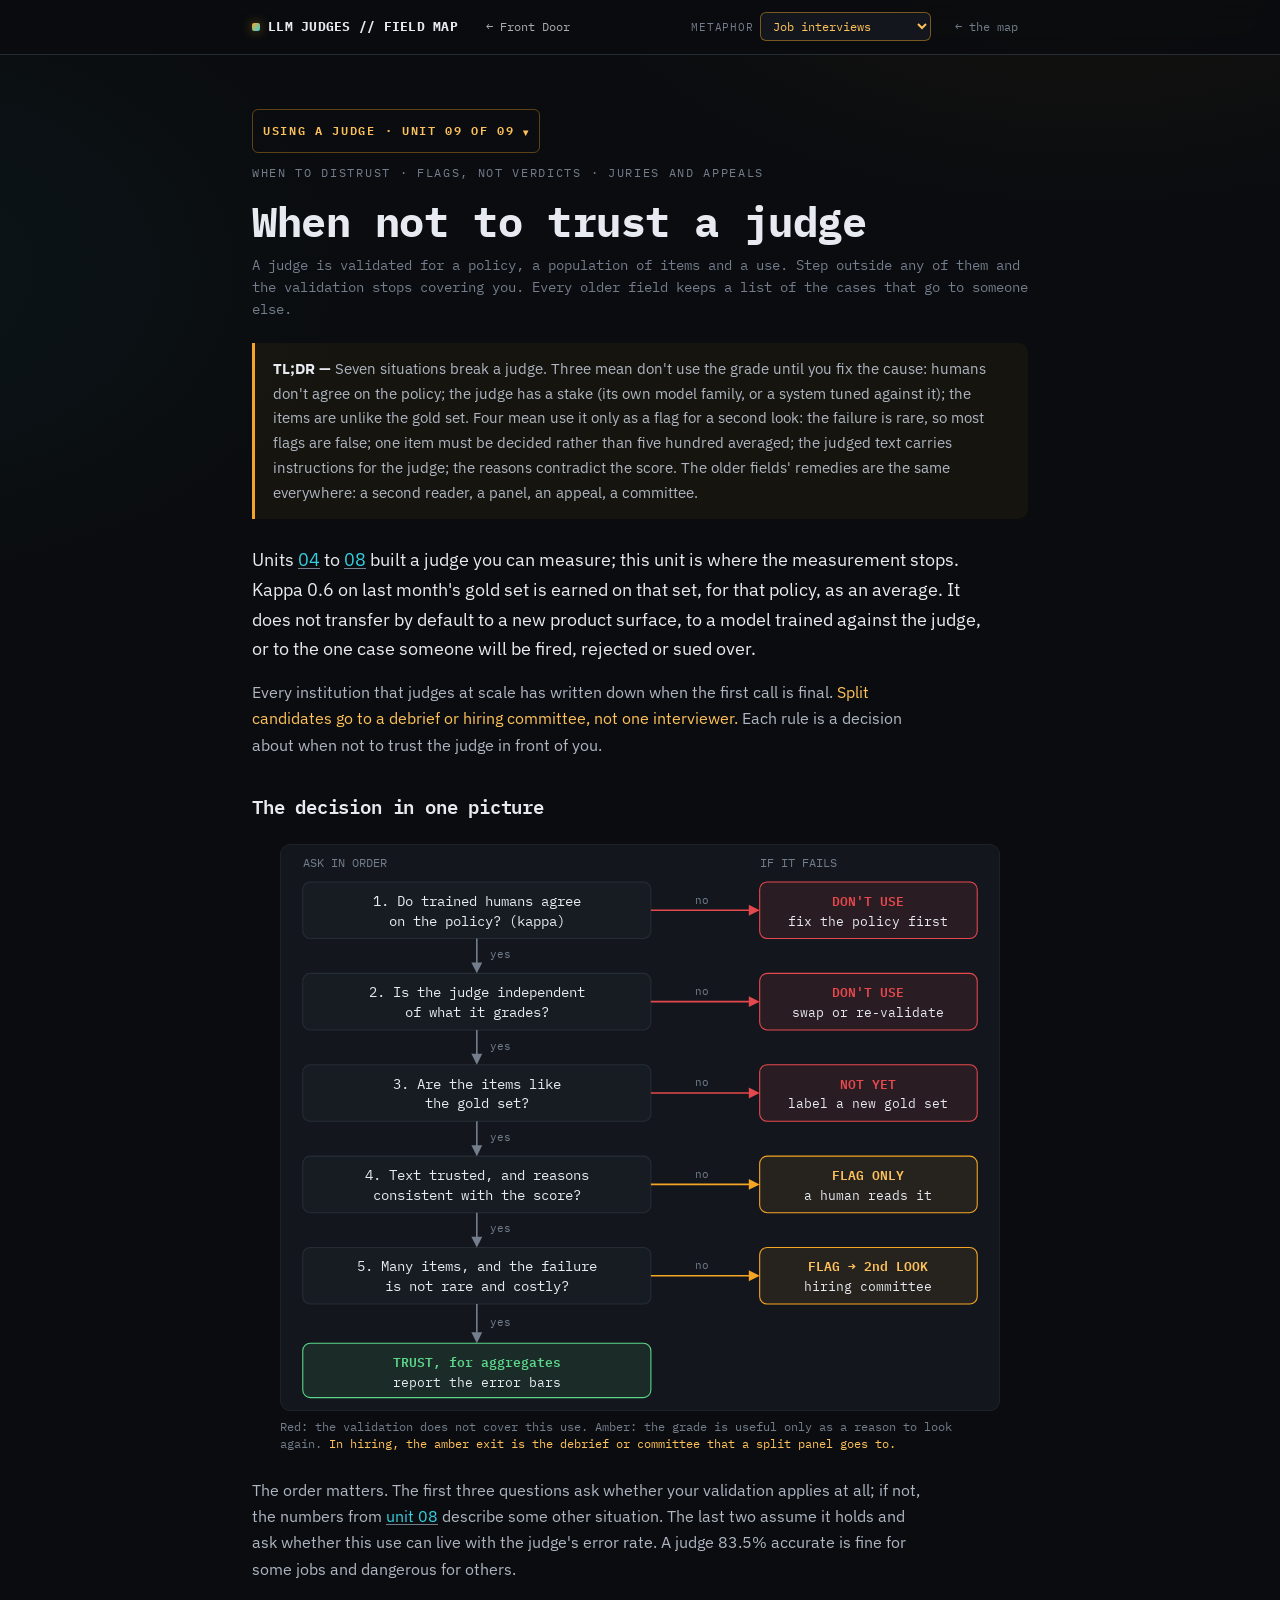
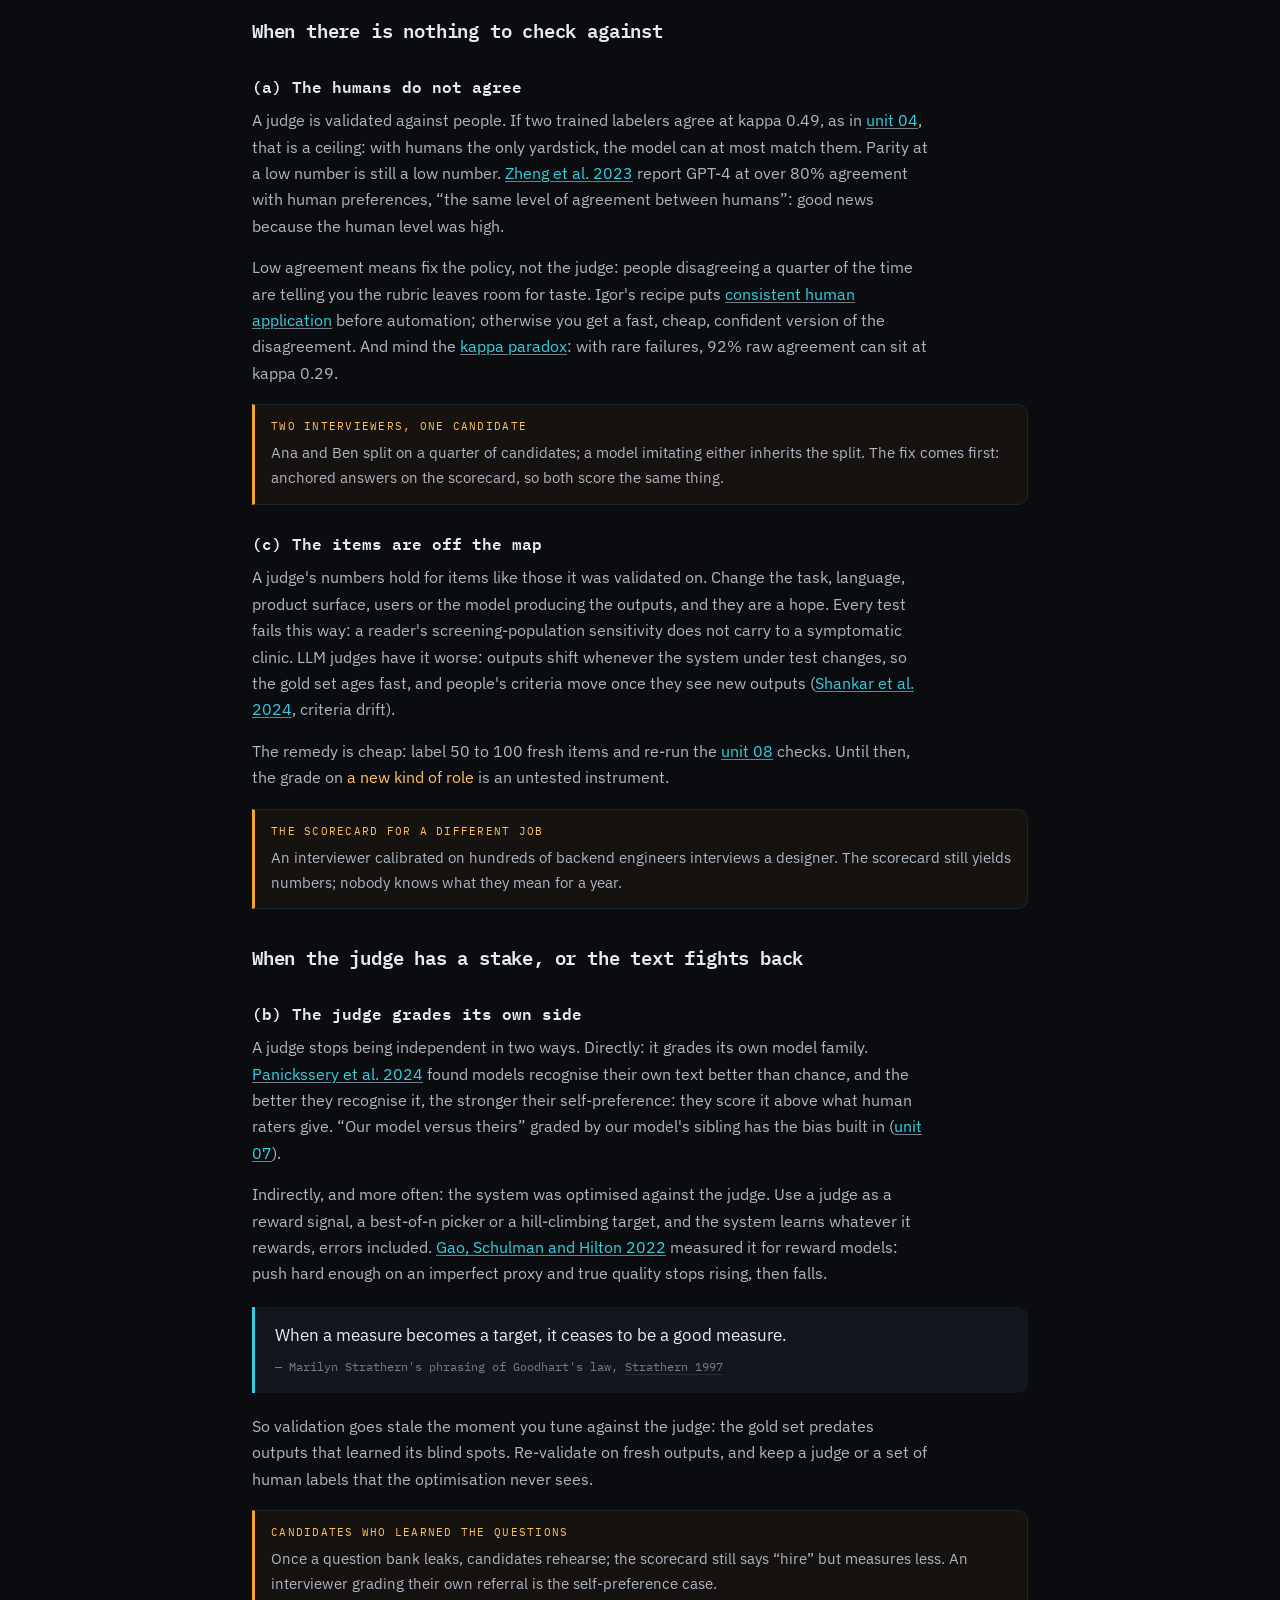
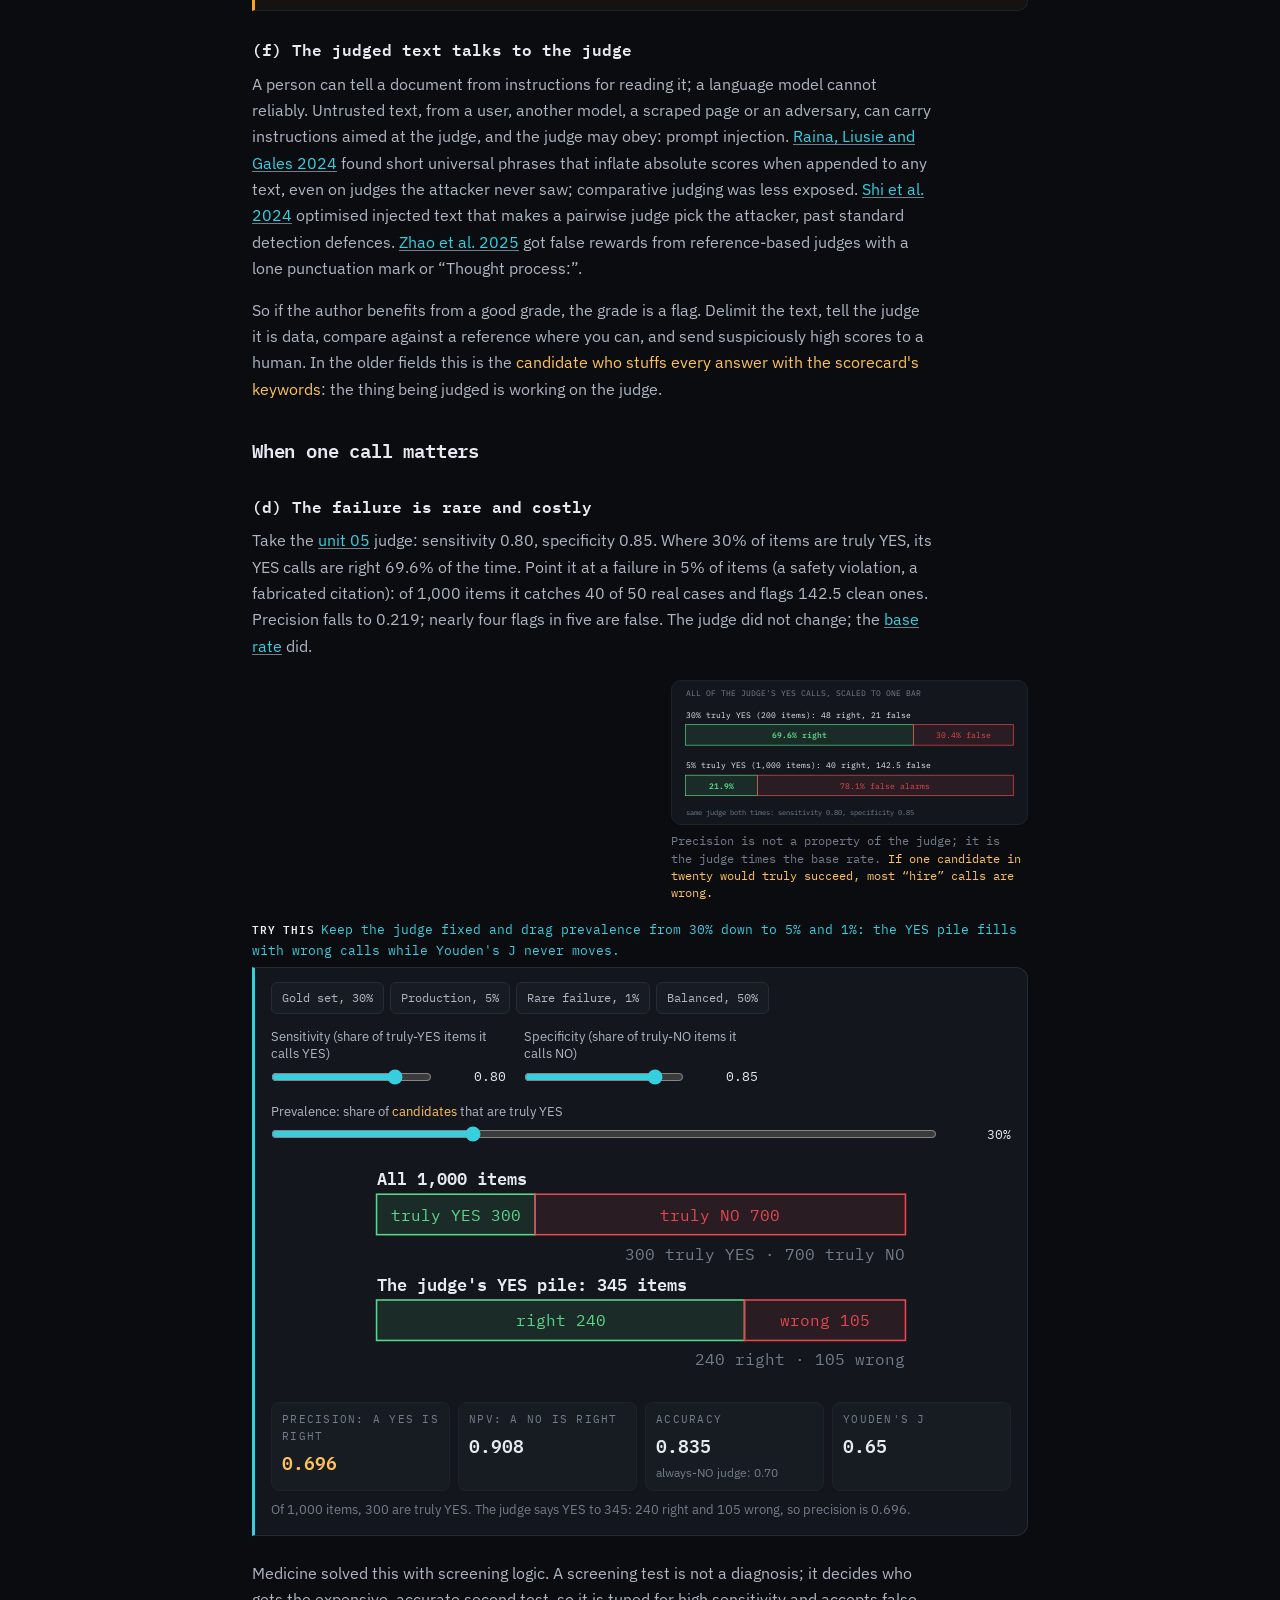
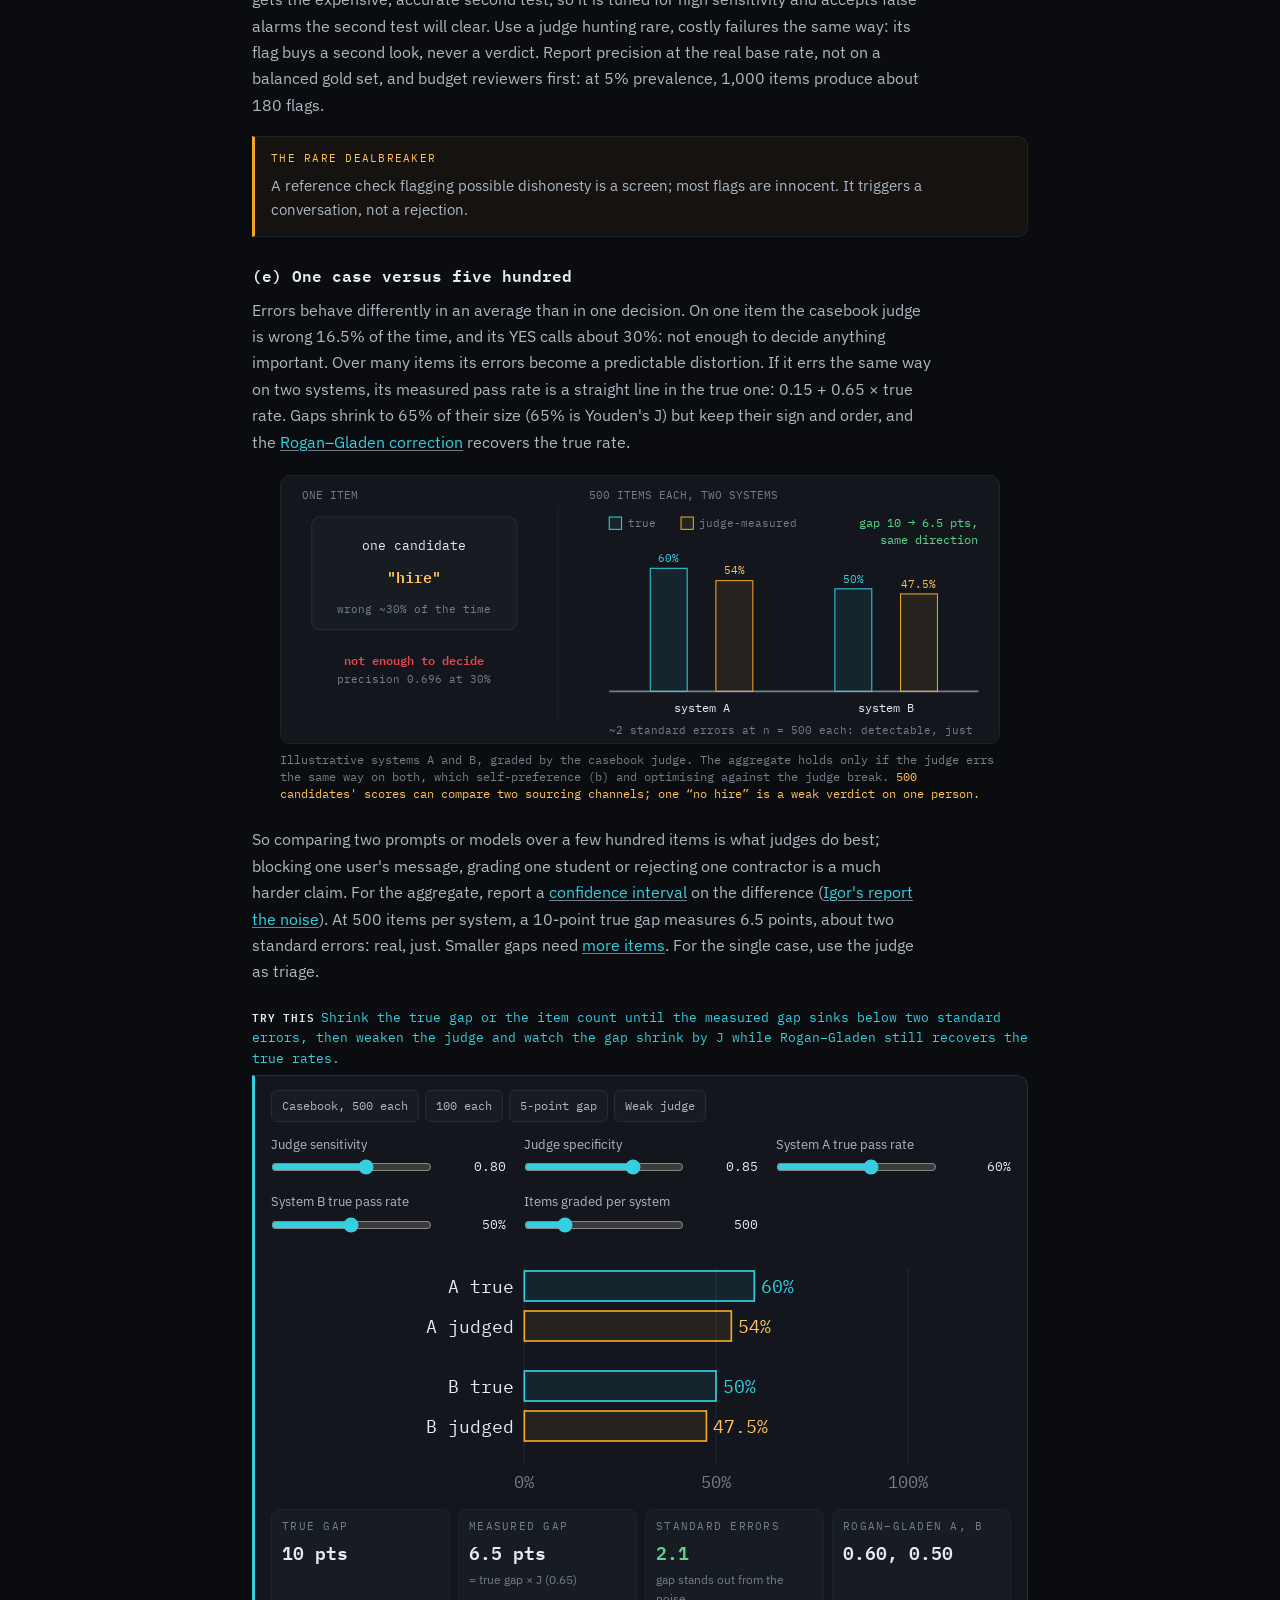
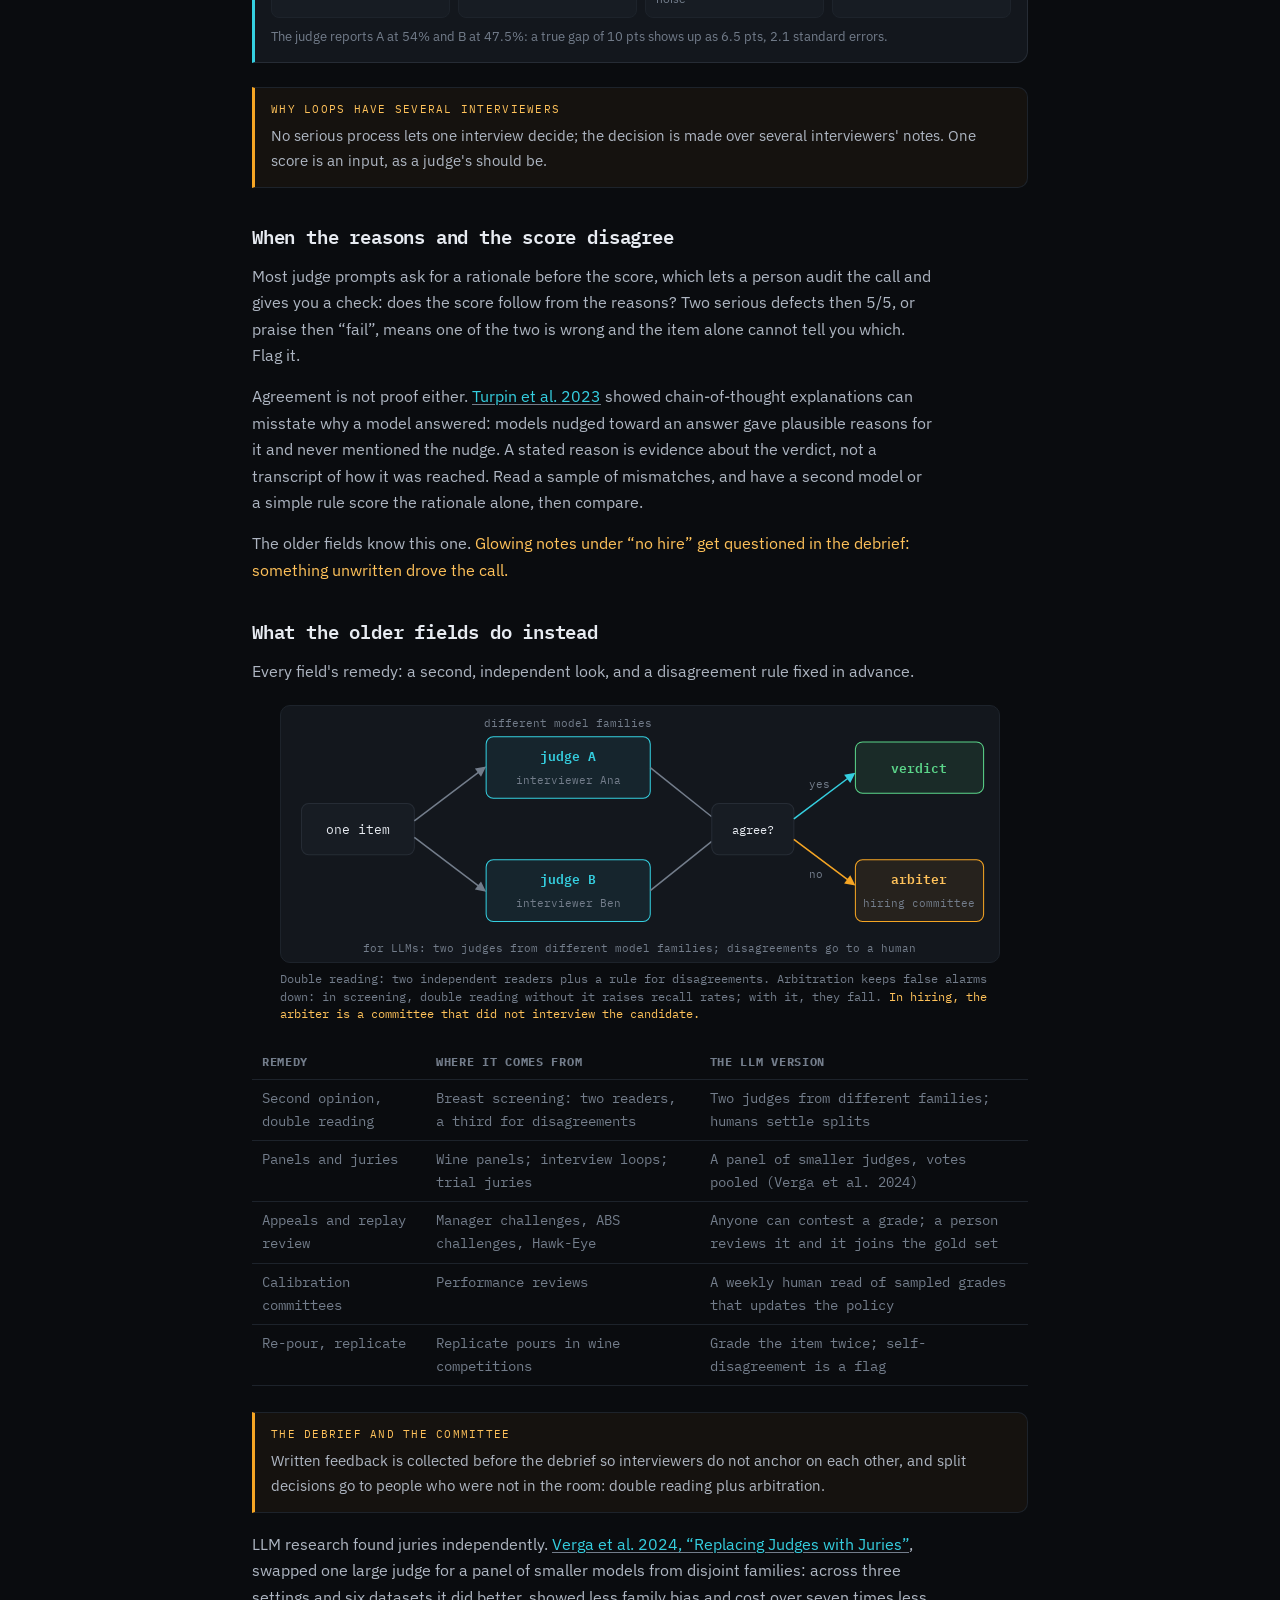
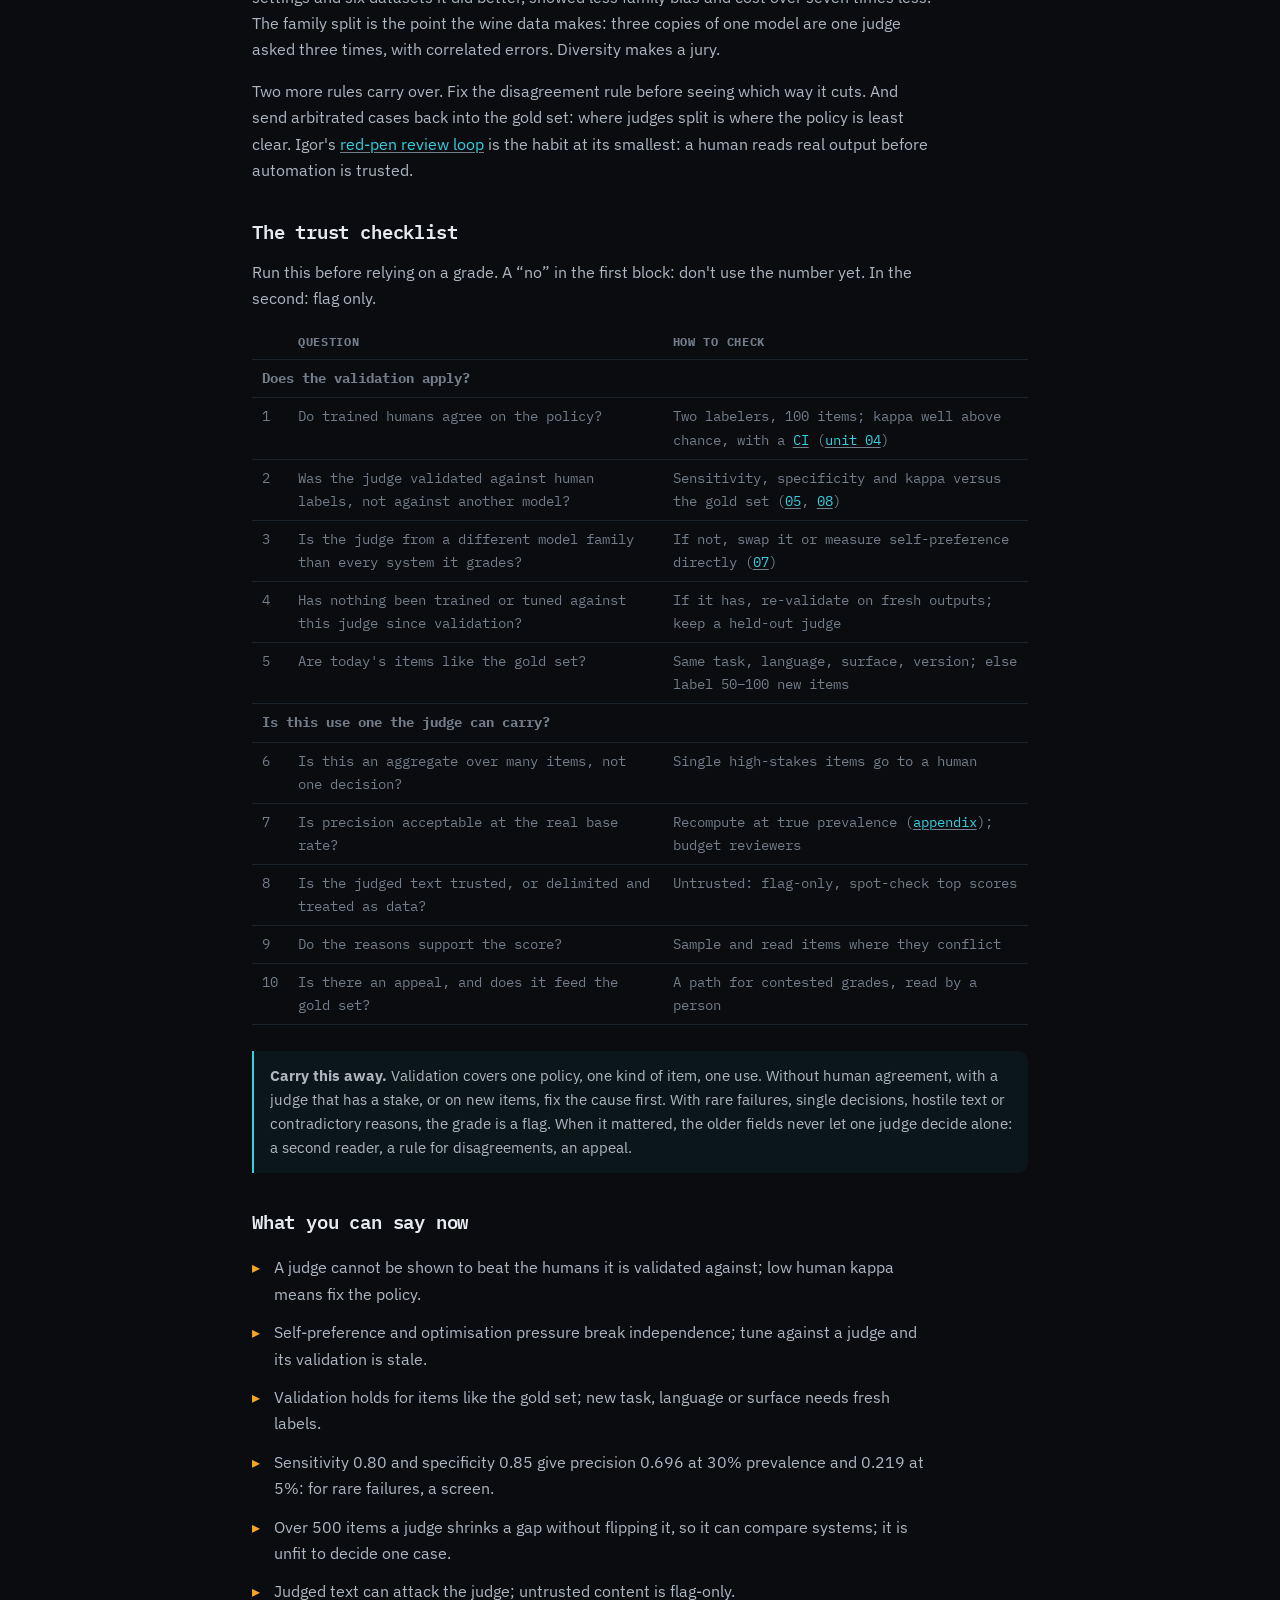
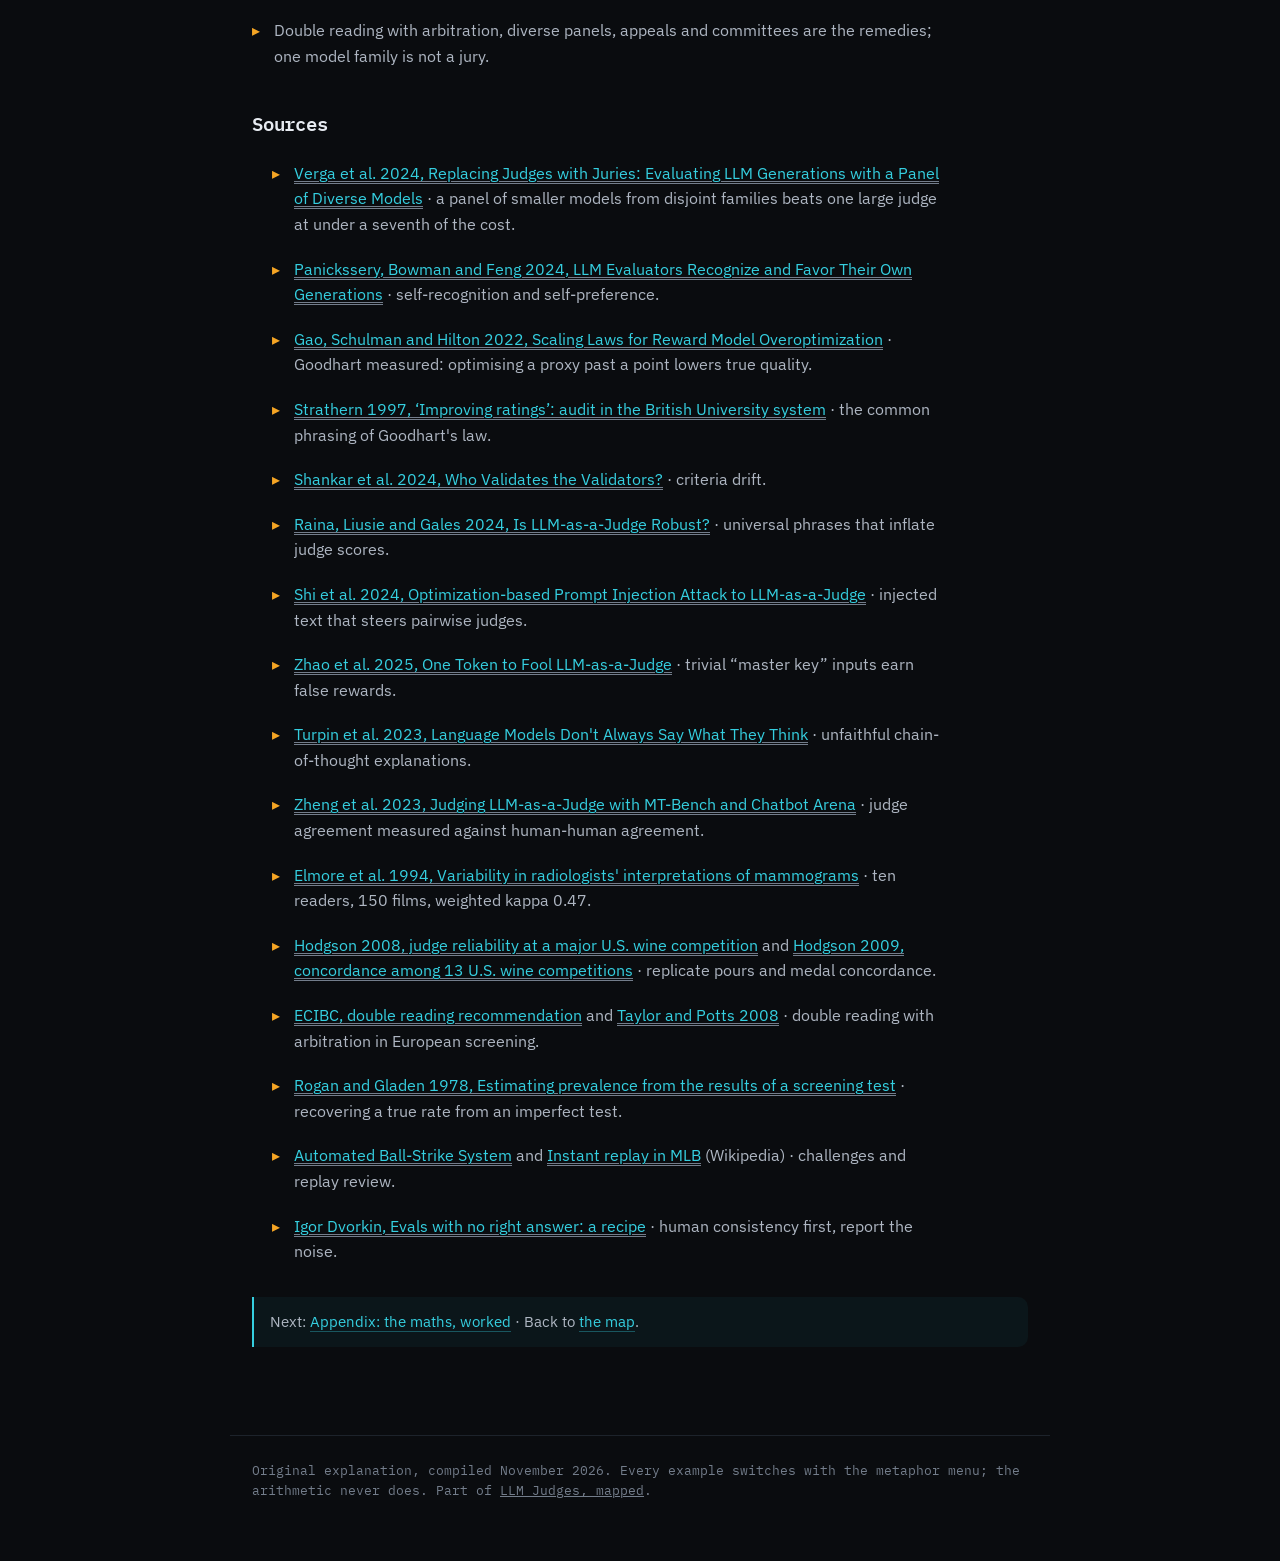
<file: parts/p09.html>
<!DOCTYPE html>
<html lang="en">
<head>
<meta charset="UTF-8" />
<meta name="viewport" content="width=device-width, initial-scale=1.0" />
<title>When not to trust a judge &mdash; LLM Judges, mapped</title>
<meta name="description" content="The cases where a judge's grade should not be used, or should only be a flag: no human agreement, a judge with a stake, items off the gold set, rare costly failures, single high-stakes calls, hostile text, and reasons that contradict the score. Plus the remedies older fields use." />
<link rel="preconnect" href="https://fonts.googleapis.com" />
<link rel="preconnect" href="https://fonts.gstatic.com" crossorigin />
<link href="https://fonts.googleapis.com/css2?family=IBM+Plex+Mono:wght@400;500;600;700&family=IBM+Plex+Sans:wght@400;500;600;700&display=swap" rel="stylesheet" />
<link rel="stylesheet" href="../paper.css" />
<script src="../site.js"></script>
<style>.front-door{margin:0 auto 0 14px;font-family:'IBM Plex Mono',monospace;font-size:12px;white-space:nowrap;color:inherit;opacity:.72;text-decoration:none}.front-door:hover{opacity:1}@media(max-width:560px){header .bar-in,header .nav-in{flex-wrap:wrap;row-gap:6px}}</style>
</head>
<body>
<header class="bar"><div class="bar-in">
  <div class="brand"><span class="dot"></span>LLM&nbsp;JUDGES&nbsp;//&nbsp;FIELD&nbsp;MAP</div>
  <a class="front-door" href="https://idvorkin-ai-tools.github.io/safety.html">&larr; Front Door</a>
  <a class="back" href="../index.html#using">&larr; the map</a>
</div></header>
<main>
  <div class="eyebrow"><span class="box wb mono">USING A JUDGE &middot; UNIT 09 OF 09</span><span class="mono">when to distrust &middot; flags, not verdicts &middot; juries and appeals</span></div>
  <h1>When not to trust a judge</h1>
  <div class="authors">A judge is validated for a policy, a population of items and a use. Step outside any of them and the validation stops covering you. Every older field keeps a list of the cases that go to someone else.</div>

  <div class="tldr"><b>TL;DR &mdash;</b> Seven situations break a judge. Three mean don't use the grade until you fix the cause: humans don't agree on the policy; the judge has a stake (its own model family, or a system tuned against it); the items are unlike the <span class="term" data-term="gold-set">gold set</span>. Four mean use it only as a flag for a second look: the failure is rare, so most flags are false; one item must be decided rather than five hundred averaged; the judged text carries instructions for the judge; the reasons contradict the score. The older fields' remedies are the same everywhere: a second reader, a panel, an appeal, a committee.</div>

  <p class="lead">Units <a href="p04.html">04</a> to <a href="p08.html">08</a> built a judge you can measure; this unit is where the measurement stops. <span class="term" data-term="kappa">Kappa</span> 0.6 on last month's gold set is earned on that set, for that policy, as an average. It does not transfer by default to a new product surface, to a model trained against the judge, or to the one case someone will be fired, rejected or sued over.</p>

  <p>Every institution that judges at scale has written down when the first call is final. <span class="mx"><span data-m="hire">Split candidates go to a debrief or hiring committee, not one interviewer.</span><span data-m="review">Every rating passes a calibration meeting; career-moving ones get the most scrutiny.</span><span data-m="wine">Judges sit in panels, so no single palate decides a medal.</span><span data-m="med">European guidelines recommend reading every mammogram twice, with a third reader or consensus for disagreements.</span><span data-m="ump">Managers can challenge calls on video, and since 2026 players can challenge balls and strikes against tracking.</span></span> Each rule is a decision about when not to trust the judge in front of you.</p>

  <h2 id="flow">The decision in one picture</h2>
  <figure class="fig wide"><button type="button" class="media" aria-label="Enlarge figure: a flowchart of five questions in a column. Do trained humans agree on the policy? If no, do not use the judge; fix the policy. Is the judge independent of what it grades? If no, do not use it; swap the judge or re-validate. Are the items like the gold set? If no, re-validate before use. Is the text untrusted, or do the reasons contradict the score? If yes, use the grade only as a flag. Is this one high-stakes case or a rare failure? If yes, use the grade as a flag for a second look. If all five pass, trust the judge for aggregate metrics, with error bars."><svg class="dg" viewBox="0 0 660 520" role="img" aria-label="Flowchart of five questions. Failing the first three means do not use the grade yet. Failing the last two means use it only as a flag. Passing all five means trust it for aggregates, with error bars."><title>When to trust a judge, use it as a flag, or not use it.</title>
    <text x="20" y="20" class="t-dim" font-size="11">ASK IN ORDER</text>
    <text x="440" y="20" class="t-dim" font-size="11">IF IT FAILS</text>
    <rect x="20" y="34" width="320" height="52" rx="7" class="box"/><text x="180" y="56" class="t-ink" font-size="12.5" text-anchor="middle">1. Do trained humans agree</text><text x="180" y="74" class="t-ink" font-size="12.5" text-anchor="middle">on the policy? (kappa)</text>
    <rect x="20" y="118" width="320" height="52" rx="7" class="box"/><text x="180" y="140" class="t-ink" font-size="12.5" text-anchor="middle">2. Is the judge independent</text><text x="180" y="158" class="t-ink" font-size="12.5" text-anchor="middle">of what it grades?</text>
    <rect x="20" y="202" width="320" height="52" rx="7" class="box"/><text x="180" y="224" class="t-ink" font-size="12.5" text-anchor="middle">3. Are the items like</text><text x="180" y="242" class="t-ink" font-size="12.5" text-anchor="middle">the gold set?</text>
    <rect x="20" y="286" width="320" height="52" rx="7" class="box"/><text x="180" y="308" class="t-ink" font-size="12.5" text-anchor="middle">4. Text trusted, and reasons</text><text x="180" y="326" class="t-ink" font-size="12.5" text-anchor="middle">consistent with the score?</text>
    <rect x="20" y="370" width="320" height="52" rx="7" class="box"/><text x="180" y="392" class="t-ink" font-size="12.5" text-anchor="middle">5. Many items, and the failure</text><text x="180" y="410" class="t-ink" font-size="12.5" text-anchor="middle">is not rare and costly?</text>
    <line x1="180" y1="86" x2="180" y2="112" class="ln"/><polygon class="ah" points="180,118 175,108 185,108"/>
    <line x1="180" y1="170" x2="180" y2="196" class="ln"/><polygon class="ah" points="180,202 175,192 185,192"/>
    <line x1="180" y1="254" x2="180" y2="280" class="ln"/><polygon class="ah" points="180,286 175,276 185,276"/>
    <line x1="180" y1="338" x2="180" y2="364" class="ln"/><polygon class="ah" points="180,370 175,360 185,360"/>
    <line x1="180" y1="422" x2="180" y2="452" class="ln"/><polygon class="ah" points="180,458 175,448 185,448"/>
    <text x="192" y="104" class="t-dim" font-size="10.5">yes</text><text x="192" y="188" class="t-dim" font-size="10.5">yes</text><text x="192" y="272" class="t-dim" font-size="10.5">yes</text><text x="192" y="356" class="t-dim" font-size="10.5">yes</text><text x="192" y="442" class="t-dim" font-size="10.5">yes</text>
    <line x1="340" y1="60" x2="434" y2="60" class="ln-crit"/><polygon class="ah-crit" points="440,60 430,55 430,65"/><text x="387" y="54" class="t-dim" font-size="10.5" text-anchor="middle">no</text>
    <line x1="340" y1="144" x2="434" y2="144" class="ln-crit"/><polygon class="ah-crit" points="440,144 430,139 430,149"/><text x="387" y="138" class="t-dim" font-size="10.5" text-anchor="middle">no</text>
    <line x1="340" y1="228" x2="434" y2="228" class="ln-crit"/><polygon class="ah-crit" points="440,228 430,223 430,233"/><text x="387" y="222" class="t-dim" font-size="10.5" text-anchor="middle">no</text>
    <line x1="340" y1="312" x2="434" y2="312" class="ln-off"/><polygon class="ah-off" points="440,312 430,307 430,317"/><text x="387" y="306" class="t-dim" font-size="10.5" text-anchor="middle">no</text>
    <line x1="340" y1="396" x2="434" y2="396" class="ln-off"/><polygon class="ah-off" points="440,396 430,391 430,401"/><text x="387" y="390" class="t-dim" font-size="10.5" text-anchor="middle">no</text>
    <rect x="440" y="34" width="200" height="52" rx="7" class="box-crit"/><text x="540" y="56" class="t-crit" font-size="12" text-anchor="middle" font-weight="600">DON'T USE</text><text x="540" y="74" class="t-ink" font-size="11.5" text-anchor="middle">fix the policy first</text>
    <rect x="440" y="118" width="200" height="52" rx="7" class="box-crit"/><text x="540" y="140" class="t-crit" font-size="12" text-anchor="middle" font-weight="600">DON'T USE</text><text x="540" y="158" class="t-ink" font-size="11.5" text-anchor="middle">swap or re-validate</text>
    <rect x="440" y="202" width="200" height="52" rx="7" class="box-crit"/><text x="540" y="224" class="t-crit" font-size="12" text-anchor="middle" font-weight="600">NOT YET</text><text x="540" y="242" class="t-ink" font-size="11.5" text-anchor="middle">label a new gold set</text>
    <rect x="440" y="286" width="200" height="52" rx="7" class="box-off"/><text x="540" y="308" class="t-off" font-size="12" text-anchor="middle" font-weight="600">FLAG ONLY</text><text x="540" y="326" class="t-ink" font-size="11.5" text-anchor="middle">a human reads it</text>
    <rect x="440" y="370" width="200" height="52" rx="7" class="box-off"/><text x="540" y="392" class="t-off" font-size="12" text-anchor="middle" font-weight="600">FLAG &rarr; 2nd LOOK</text>
    <g class="mx">
      <text data-m="hire" x="540" y="410" class="t-ink" font-size="11.5" text-anchor="middle">hiring committee</text>
      <text data-m="review" x="540" y="410" class="t-ink" font-size="11.5" text-anchor="middle">calibration</text>
      <text data-m="wine" x="540" y="410" class="t-ink" font-size="11.5" text-anchor="middle">re-pour the wine</text>
      <text data-m="med" x="540" y="410" class="t-ink" font-size="11.5" text-anchor="middle">second reader</text>
      <text data-m="ump" x="540" y="410" class="t-ink" font-size="11.5" text-anchor="middle">ABS challenge</text>
    </g>
    <rect x="20" y="458" width="320" height="50" rx="7" class="box-ok"/><text x="180" y="480" class="t-ok" font-size="12" text-anchor="middle" font-weight="600">TRUST, for aggregates</text><text x="180" y="498" class="t-ink" font-size="11.5" text-anchor="middle">report the error bars</text>
  </svg></button><figcaption>Red: the validation does not cover this use. Amber: the grade is useful only as a reason to look again. <span class="mx"><span data-m="hire">In hiring, the amber exit is the debrief or committee that a split panel goes to.</span><span data-m="review">In reviews, the amber exit is the calibration meeting that every high-stakes rating passes through.</span><span data-m="wine">In wine, the amber exit is a panel discussion or a fresh pour of the disputed wine.</span><span data-m="med">In screening, the amber exit is the second reader, and arbitration when the two disagree.</span><span data-m="ump">In baseball, the amber exit is the challenge that sends a disputed pitch to the tracking system.</span></span></figcaption></figure>

  <p>The order matters. The first three questions ask whether your validation applies at all; if not, the numbers from <a href="p08.html">unit 08</a> describe some other situation. The last two assume it holds and ask whether this use can live with the judge's error rate. A judge 83.5% accurate is fine for some jobs and dangerous for others.</p>

  <h2 id="no-check">When there is nothing to check against</h2>

  <h3 id="humans-disagree">(a) The humans do not agree</h3>
  <p>A judge is validated against people. If two trained labelers agree at kappa 0.49, as in <a href="p04.html">unit 04</a>, that is a ceiling: with humans the only yardstick, the model can at most match them. Parity at a low number is still a low number. <a href="https://arxiv.org/abs/2306.05685" target="_blank" rel="noopener">Zheng et al. 2023</a> report GPT-4 at over 80% agreement with human preferences, &ldquo;the same level of agreement between humans&rdquo;: good news because the human level was high.</p>
  <p>Low agreement means fix the policy, not the judge: people disagreeing a quarter of the time are telling you the rubric leaves room for taste. Igor's recipe puts <a href="https://idvork.in/subjective-evals#2-make-sure-humans-can-apply-the-policy-consistently" target="_blank" rel="noopener">consistent human application</a> before automation; otherwise you get a fast, cheap, confident version of the disagreement. And mind the <span class="term" data-term="kappa-paradox"><a href="math.html#paradox">kappa paradox</a></span>: with rare failures, 92% raw agreement can sit at kappa 0.29.</p>
  <div class="mx case">
    <div data-m="hire"><span class="mlabel">Two interviewers, one candidate</span><p>Ana and Ben split on a quarter of candidates; a model imitating either inherits the split. The fix comes first: anchored answers on the scorecard, so both score the same thing.</p></div>
    <div data-m="review"><span class="mlabel">Two managers, one employee</span><p>Carla and Dev rate the same work &ldquo;exceeds&rdquo; and &ldquo;meets&rdquo;, and no outside truth settles it. No judge can be validated until the definitions make informed managers converge.</p></div>
    <div data-m="wine"><span class="mlabel">Nothing beneath the panel</span><p>Wine has no outside truth, and judges do not even agree with themselves. In Hodgson's replicate pours, only about 10 percent kept one wine within a single medal group across three blind pours; another 10 percent scored the same wine anywhere from Bronze to Gold (<a href="https://doi.org/10.1017/s1931436100001152" target="_blank" rel="noopener">Hodgson 2008</a>). Matching them is matching noise.</p></div>
    <div data-m="med"><span class="mlabel">Ten readers, the same films</span><p>Ten radiologists reading the same 150 mammograms recommended work-up for 11 to 65 percent of the women without cancer; pairs agreed at weighted kappa 0.47 (<a href="https://doi.org/10.1056/NEJM199412013312206" target="_blank" rel="noopener">Elmore et al. 1994</a>). Medicine is lucky: biopsy and follow-up let a judge be checked against outcomes, not readers.</p></div>
    <div data-m="ump"><span class="mlabel">The one domain that escapes</span><p>Ivo and June disagree on borderline pitches too, but tracking measures where the ball crossed and the rulebook defines the zone. Human disagreement caps validation only where people are the truth; behind the plate, the camera is.</p></div>
  </div>

  <h3 id="off-map">(c) The items are off the map</h3>
  <p>A judge's numbers hold for items like those it was validated on. Change the task, language, product surface, users or the model producing the outputs, and they are a hope. Every test fails this way: a reader's screening-population sensitivity does not carry to a symptomatic clinic. LLM judges have it worse: outputs shift whenever the system under test changes, so the gold set ages fast, and people's criteria move once they see new outputs (<a href="https://arxiv.org/abs/2404.12272" target="_blank" rel="noopener">Shankar et al. 2024</a>, <span class="term" data-term="criteria-drift">criteria drift</span>).</p>
  <p>The remedy is cheap: label 50 to 100 fresh items and re-run the <a href="p08.html">unit 08</a> checks. Until then, the grade on <span class="mx"><span data-m="hire">a new kind of role</span><span data-m="review">a new kind of job</span><span data-m="wine">an unfamiliar style</span><span data-m="med">a new kind of image</span><span data-m="ump">a new league's zone</span></span> is an untested instrument.</p>
  <div class="mx case">
    <div data-m="hire"><span class="mlabel">The scorecard for a different job</span><p>An interviewer calibrated on hundreds of backend engineers interviews a designer. The scorecard still yields numbers; nobody knows what they mean for a year.</p></div>
    <div data-m="review"><span class="mlabel">A rating for a role nobody has held</span><p>A manager rates the first person in a new role, against expectations written for other jobs, with no past cases to compare. The rating drafts the standard rather than applying it.</p></div>
    <div data-m="wine"><span class="mlabel">A judge outside their region</span><p>A reliable palate for one region's reds, seated on a style it rarely tastes, may score consistently and still miss that style's typicity. Competitions seat judges by category.</p></div>
    <div data-m="med"><span class="mlabel">Same reader, different clinic</span><p>A reader measured on routine screening films moves to a symptomatic clinic or a new scanner. Case mix and images change, and so do the numbers; re-audit first.</p></div>
    <div data-m="ump"><span class="mlabel">A zone that moved</span><p>A league with a different zone, or a new tracking setup, changes what &ldquo;correct&rdquo; means; accuracy must be measured again.</p></div>
  </div>

  <h2 id="stake">When the judge has a stake, or the text fights back</h2>

  <h3 id="own-side">(b) The judge grades its own side</h3>
  <p>A judge stops being independent in two ways. Directly: it grades its own model family. <a href="https://arxiv.org/abs/2404.13076" target="_blank" rel="noopener">Panickssery et al. 2024</a> found models recognise their own text better than chance, and the better they recognise it, the stronger their <span class="term" data-term="self-preference">self-preference</span>: they score it above what human raters give. &ldquo;Our model versus theirs&rdquo; graded by our model's sibling has the bias built in (<a href="p07.html">unit 07</a>).</p>
  <p>Indirectly, and more often: the system was optimised against the judge. Use a judge as a reward signal, a best-of-n picker or a hill-climbing target, and the system learns whatever it rewards, errors included. <a href="https://arxiv.org/abs/2210.10760" target="_blank" rel="noopener">Gao, Schulman and Hilton 2022</a> measured it for <span class="term" data-term="reward-model">reward models</span>: push hard enough on an imperfect proxy and true quality stops rising, then falls.</p>
  <blockquote class="q">When a measure becomes a target, it ceases to be a good measure.<span class="cite">&mdash; Marilyn Strathern's phrasing of <span class="term" data-term="goodharts-law">Goodhart's law</span>, <a href="https://doi.org/10.1002/(sici)1234-981x(199707)5:3%3C305::aid-euro184%3E3.0.co;2-4" target="_blank" rel="noopener">Strathern 1997</a></span></blockquote>
  <p>So validation goes stale the moment you tune against the judge: the gold set predates outputs that learned its blind spots. Re-validate on fresh outputs, and keep a judge or a set of human labels that the optimisation never sees.</p>
  <div class="mx case">
    <div data-m="hire"><span class="mlabel">Candidates who learned the questions</span><p>Once a question bank leaks, candidates rehearse; the scorecard still says &ldquo;hire&rdquo; but measures less. An interviewer grading their own referral is the self-preference case.</p></div>
    <div data-m="review"><span class="mlabel">Work shaped to the rating sheet</span><p>Reward visible launches and people produce visible launches; ratings rise whether or not the work improved. A manager rating a project they championed has a stake.</p></div>
    <div data-m="wine"><span class="mlabel">A wine made for the medal</span><p>A producer can make a wine for the panel rather than the table. Scores rise; the link between medal and what drinkers value weakens. Goodhart in a glass.</p></div>
    <div data-m="med"><span class="mlabel">Reading your own prior report</span><p>A radiologist re-reviewing their own case anchors on their earlier call, so audits and second reads use a reader who has not seen the first report.</p></div>
    <div data-m="ump"><span class="mlabel">Framing the pitch</span><p>Catchers frame borderline pitches to look like strikes: the pitch has not moved, the judge's perception has been gamed. The camera does not see the glove move.</p></div>
  </div>

  <h3 id="hostile">(f) The judged text talks to the judge</h3>
  <p>A person can tell a document from instructions for reading it; a language model cannot reliably. Untrusted text, from a user, another model, a scraped page or an adversary, can carry instructions aimed at the judge, and the judge may obey: <span class="term" data-term="prompt-injection">prompt injection</span>. <a href="https://arxiv.org/abs/2402.14016" target="_blank" rel="noopener">Raina, Liusie and Gales 2024</a> found short universal phrases that inflate absolute scores when appended to any text, even on judges the attacker never saw; comparative judging was less exposed. <a href="https://arxiv.org/abs/2403.17710" target="_blank" rel="noopener">Shi et al. 2024</a> optimised injected text that makes a pairwise judge pick the attacker, past standard detection defences. <a href="https://arxiv.org/abs/2507.08794" target="_blank" rel="noopener">Zhao et al. 2025</a> got false rewards from reference-based judges with a lone punctuation mark or &ldquo;Thought process:&rdquo;.</p>
  <p>So if the author benefits from a good grade, the grade is a flag. Delimit the text, tell the judge it is data, compare against a reference where you can, and send suspiciously high scores to a human. In the older fields this is the <span class="mx"><span data-m="hire">candidate who stuffs every answer with the scorecard's keywords</span><span data-m="review">self-assessment written in the exact words of the next level's definition</span><span data-m="wine">wine doctored to mask a fault before it reaches the panel</span><span data-m="med">image artefact that mimics or hides a lesion</span><span data-m="ump">catcher pulling the glove back into the zone</span></span>: the thing being judged is working on the judge.</p>

  <h2 id="stakes">When one call matters</h2>

  <h3 id="rare">(d) The failure is rare and costly</h3>
  <p>Take the <a href="p05.html">unit 05</a> judge: sensitivity 0.80, specificity 0.85. Where 30% of items are truly YES, its YES calls are right 69.6% of the time. Point it at a failure in 5% of items (a safety violation, a fabricated citation): of 1,000 items it catches 40 of 50 real cases and flags 142.5 clean ones. <span class="term" data-term="precision">Precision</span> falls to 0.219; nearly four flags in five are false. The judge did not change; the <span class="term" data-term="base-rate"><a href="math.html#base-rate">base rate</a></span> did.</p>
  <figure class="fig"><button type="button" class="media" aria-label="Enlarge figure: two horizontal bars, each the judge's YES calls scaled to the same width. At 30 percent prevalence, about 70 percent of the bar is correct calls and 30 percent false alarms. At 5 percent prevalence, about 22 percent of the bar is correct calls and 78 percent false alarms."><svg class="dg" viewBox="0 0 520 210" role="img" aria-label="The same judge's YES calls at two prevalences. At 30 percent prevalence 69.6 percent of YES calls are right; at 5 percent only 21.9 percent are."><title>Precision of the same judge at 30 percent and 5 percent prevalence.</title>
    <text x="20" y="22" class="t-dim" font-size="11">ALL OF THE JUDGE'S YES CALLS, SCALED TO ONE BAR</text>
    <text x="20" y="54" class="t-ink" font-size="12">30% truly YES (200 items): 48 right, 21 false</text>
    <rect x="20" y="64" width="334" height="30" class="box-ok"/><rect x="354" y="64" width="146" height="30" class="box-crit"/>
    <text x="187" y="84" class="t-ok" font-size="12" text-anchor="middle" font-weight="600">69.6% right</text><text x="427" y="84" class="t-crit" font-size="12" text-anchor="middle">30.4% false</text>
    <text x="20" y="128" class="t-ink" font-size="12">5% truly YES (1,000 items): 40 right, 142.5 false</text>
    <rect x="20" y="138" width="105" height="30" class="box-ok"/><rect x="125" y="138" width="375" height="30" class="box-crit"/>
    <text x="72" y="158" class="t-ok" font-size="12" text-anchor="middle" font-weight="600">21.9%</text><text x="312" y="158" class="t-crit" font-size="12" text-anchor="middle">78.1% false alarms</text>
    <text x="20" y="196" class="t-dim" font-size="10.5">same judge both times: sensitivity 0.80, specificity 0.85</text>
  </svg></button><figcaption>Precision is not a property of the judge; it is the judge times the base rate. <span class="mx"><span data-m="hire">If one candidate in twenty would truly succeed, most &ldquo;hire&rdquo; calls are wrong.</span><span data-m="review">If exceptional work is one case in twenty, most &ldquo;exceeds&rdquo; ratings are generous mistakes.</span><span data-m="wine">If one wine in twenty deserves a medal, most medals go to wines that did not.</span><span data-m="med">If one patient in twenty had cancer, most recalls would be false alarms; real screening prevalence is far lower.</span><span data-m="ump">If one pitch in twenty were a true strike, most strike calls would be wrong.</span></span></figcaption></figure>
  <p class="lab-try"><b>Try this</b>Keep the judge fixed and drag prevalence from 30% down to 5% and 1%: the YES pile fills with wrong calls while <span class="term" data-term="youdens-j">Youden's J</span> never moves.</p>
  <div class="lab" data-lab="baserate"></div>
  <p>Medicine solved this with screening logic. A screening test is not a diagnosis; it decides who gets the expensive, accurate second test, so it is tuned for high sensitivity and accepts false alarms the second test will clear. Use a judge hunting rare, costly failures the same way: its flag buys a second look, never a verdict. Report precision at the real base rate, not on a balanced gold set, and budget reviewers first: at 5% prevalence, 1,000 items produce about 180 flags.</p>
  <div class="mx case">
    <div data-m="hire"><span class="mlabel">The rare dealbreaker</span><p>A reference check flagging possible dishonesty is a screen; most flags are innocent. It triggers a conversation, not a rejection.</p></div>
    <div data-m="review"><span class="mlabel">The misconduct flag</span><p>A hint of misconduct is rare and serious, so it goes to a separate process with its own evidence standard. The manager's impression starts an investigation; it does not end one.</p></div>
    <div data-m="wine"><span class="mlabel">Is it corked?</span><p>Cork taint is rare, and a judge who suspects it asks for a second bottle rather than marking down. It is the one wine question a lab can settle, so suspicion is a reason to check.</p></div>
    <div data-m="med"><span class="mlabel">Screening, by design</span><p>A recall is not a diagnosis; it sends the patient to more imaging and maybe biopsy. The screen is tuned to catch, the next steps to clear.</p></div>
    <div data-m="ump"><span class="mlabel">The game-deciding call</span><p>A game-ending call is rare and costly. Baseball does not ask the umpire to try harder; it gives teams a challenge checked against tracking.</p></div>
  </div>

  <h3 id="one-case">(e) One case versus five hundred</h3>
  <p>Errors behave differently in an average than in one decision. On one item the casebook judge is wrong 16.5% of the time, and its YES calls about 30%: not enough to decide anything important. Over many items its errors become a predictable distortion. If it errs the same way on two systems, its measured pass rate is a straight line in the true one: 0.15 + 0.65 &times; true rate. Gaps shrink to 65% of their size (65% is Youden's J) but keep their sign and order, and the <span class="term" data-term="rogan-gladen"><a href="https://doi.org/10.1093/oxfordjournals.aje.a112510" target="_blank" rel="noopener">Rogan&ndash;Gladen correction</a></span> recovers the true rate.</p>
  <figure class="fig wide"><button type="button" class="media" aria-label="Enlarge figure: on the left, one item with a judge verdict of pass, annotated that about 30 percent of such verdicts are wrong. On the right, two bar pairs: system A true pass rate 60 percent, measured 54 percent; system B true 50 percent, measured 47.5 percent. The gap shrinks from 10 to 6.5 points but keeps its direction, about two standard errors at 500 items each."><svg class="dg" viewBox="0 0 700 260" role="img" aria-label="Left: one item judged pass, with about a 30 percent chance that the verdict is wrong. Right: two systems compared over 500 items each; the judge shrinks a 10 point true gap to 6.5 points but keeps the direction."><title>The same judge is weak on one item and usable on an aggregate.</title>
    <text x="20" y="22" class="t-dim" font-size="11">ONE ITEM</text>
    <rect x="30" y="40" width="200" height="110" rx="8" class="box"/>
    <g class="mx">
      <text data-m="hire" x="130" y="72" class="t-ink" font-size="13" text-anchor="middle">one candidate</text>
      <text data-m="review" x="130" y="72" class="t-ink" font-size="13" text-anchor="middle">one employee</text>
      <text data-m="wine" x="130" y="72" class="t-ink" font-size="13" text-anchor="middle">one wine</text>
      <text data-m="med" x="130" y="72" class="t-ink" font-size="13" text-anchor="middle">one patient</text>
      <text data-m="ump" x="130" y="72" class="t-ink" font-size="13" text-anchor="middle">one pitch</text>
    </g>
    <g class="mx">
      <text data-m="hire" x="130" y="104" class="t-off" font-size="15" text-anchor="middle" font-weight="600">"hire"</text>
      <text data-m="review" x="130" y="104" class="t-off" font-size="15" text-anchor="middle" font-weight="600">"exceeds"</text>
      <text data-m="wine" x="130" y="104" class="t-off" font-size="15" text-anchor="middle" font-weight="600">"medal"</text>
      <text data-m="med" x="130" y="104" class="t-off" font-size="15" text-anchor="middle" font-weight="600">"recall"</text>
      <text data-m="ump" x="130" y="104" class="t-off" font-size="15" text-anchor="middle" font-weight="600">"strike"</text>
    </g>
    <text x="130" y="134" class="t-dim" font-size="11" text-anchor="middle">wrong ~30% of the time</text>
    <text x="130" y="184" class="t-crit" font-size="12" text-anchor="middle" font-weight="600">not enough to decide</text>
    <text x="130" y="202" class="t-dim" font-size="11" text-anchor="middle">precision 0.696 at 30%</text>
    <line x1="270" y1="30" x2="270" y2="240" class="grid"/>
    <text x="300" y="22" class="t-dim" font-size="11">500 ITEMS EACH, TWO SYSTEMS</text>
    <line x1="320" y1="210" x2="680" y2="210" class="ln"/>
    <text x="410" y="230" class="t-ink" font-size="12" text-anchor="middle">system A</text><text x="590" y="230" class="t-ink" font-size="12" text-anchor="middle">system B</text>
    <rect x="360" y="90" width="36" height="120" class="box-def"/><text x="378" y="84" class="t-def" font-size="11" text-anchor="middle">60%</text>
    <rect x="424" y="102" width="36" height="108" class="box-off"/><text x="442" y="96" class="t-off" font-size="11" text-anchor="middle">54%</text>
    <rect x="540" y="110" width="36" height="100" class="box-def"/><text x="558" y="104" class="t-def" font-size="11" text-anchor="middle">50%</text>
    <rect x="604" y="115" width="36" height="95" class="box-off"/><text x="622" y="109" class="t-off" font-size="11" text-anchor="middle">47.5%</text>
    <rect x="320" y="40" width="12" height="12" class="box-def"/><text x="338" y="50" class="t-dim" font-size="11">true</text>
    <rect x="390" y="40" width="12" height="12" class="box-off"/><text x="408" y="50" class="t-dim" font-size="11">judge-measured</text>
    <text x="680" y="50" class="t-ok" font-size="11.5" text-anchor="end">gap 10 &rarr; 6.5 pts,</text>
    <text x="680" y="66" class="t-ok" font-size="11.5" text-anchor="end">same direction</text>
    <text x="320" y="252" class="t-dim" font-size="10.5">~2 standard errors at n = 500 each: detectable, just</text>
  </svg></button><figcaption>Illustrative systems A and B, graded by the casebook judge. The aggregate holds only if the judge errs the same way on both, which self-preference (b) and optimising against the judge break. <span class="mx"><span data-m="hire">500 candidates' scores can compare two sourcing channels; one &ldquo;no hire&rdquo; is a weak verdict on one person.</span><span data-m="review">500 ratings can compare two teams; one rating is a weak basis for one promotion.</span><span data-m="wine">500 wines' scores can compare two vintages; one gold medal says little about one bottle.</span><span data-m="med">500 screens can audit a programme; one read is a step toward one diagnosis.</span><span data-m="ump">500 pitches can compare two seasons' zones; one close call is what the challenge is for.</span></span></figcaption></figure>
  <p>So comparing two prompts or models over a few hundred items is what judges do best; blocking one user's message, grading one student or rejecting one contractor is a much harder claim. For the aggregate, report a <a href="math.html#ci">confidence interval</a> on the difference (<a href="https://idvork.in/subjective-evals#6-turn-it-into-a-benchmark-and-report-the-noise" target="_blank" rel="noopener">Igor's report the noise</a>). At 500 items per system, a 10-point true gap measures 6.5 points, about two <span class="term" data-term="standard-error">standard errors</span>: real, just. Smaller gaps need <a href="math.html#sample-size">more items</a>. For the single case, use the judge as triage.</p>
  <p class="lab-try"><b>Try this</b>Shrink the true gap or the item count until the measured gap sinks below two standard errors, then weaken the judge and watch the gap shrink by J while Rogan&ndash;Gladen still recovers the true rates.</p>
  <div class="lab" data-lab="attenuation"></div>
  <div class="mx case">
    <div data-m="hire"><span class="mlabel">Why loops have several interviewers</span><p>No serious process lets one interview decide; the decision is made over several interviewers' notes. One score is an input, as a judge's should be.</p></div>
    <div data-m="review"><span class="mlabel">The distribution and the person</span><p>A committee can defend &ldquo;this team's forty ratings run high&rdquo;. Deciding one person is &ldquo;meets&rdquo;, not &ldquo;exceeds&rdquo;, takes a discussion of their work.</p></div>
    <div data-m="wine"><span class="mlabel">A gold medal is a single item</span><p>Across 13 U.S. competitions, of 2,440 wines entered in more than three, 47 percent won a Gold somewhere, and 84 percent of those also won nothing elsewhere (<a href="https://doi.org/10.1017/s1931436100000638" target="_blank" rel="noopener">Hodgson 2009</a>). One medal is one judgement.</p></div>
    <div data-m="med"><span class="mlabel">Programme audits versus patients</span><p>Programmes are audited on recall and detection rates over thousands of reads. For one patient, the read starts a pathway that ends in biopsy or follow-up.</p></div>
    <div data-m="ump"><span class="mlabel">Season accuracy, single pitch</span><p>A season's evidence can make an umpire excellent and still say nothing about the 3&ndash;2 pitch in the ninth, which is why that pitch can be challenged.</p></div>
  </div>

  <h2 id="reasons">When the reasons and the score disagree</h2>
  <p>Most judge prompts ask for a rationale before the score, which lets a person audit the call and gives you a check: does the score follow from the reasons? Two serious defects then 5/5, or praise then &ldquo;fail&rdquo;, means one of the two is wrong and the item alone cannot tell you which. Flag it.</p>
  <p>Agreement is not proof either. <a href="https://arxiv.org/abs/2305.04388" target="_blank" rel="noopener">Turpin et al. 2023</a> showed <span class="term" data-term="chain-of-thought">chain-of-thought</span> explanations can misstate why a model answered: models nudged toward an answer gave plausible reasons for it and never mentioned the nudge. A stated reason is evidence about the verdict, not a transcript of how it was reached. Read a sample of mismatches, and have a second model or a simple rule score the rationale alone, then compare.</p>
  <p>The older fields know this one. <span class="mx"><span data-m="hire">Glowing notes under &ldquo;no hire&rdquo; get questioned in the debrief: something unwritten drove the call.</span><span data-m="review">&ldquo;Exceeds&rdquo; work described under a &ldquo;meets&rdquo; rating is the first thing a committee asks about.</span><span data-m="wine">Praise-filled notes beside a low score make the chair ask for a re-taste.</span><span data-m="med">A suspicious finding under a benign BI-RADS category is exactly what quality review exists to catch.</span><span data-m="ump">A ruling explained with the wrong rule gets reviewed by the crew chief, whatever the call.</span></span></p>

  <h2 id="remedies">What the older fields do instead</h2>
  <p>Every field's remedy: a second, independent look, and a disagreement rule fixed in advance.</p>
  <figure class="fig wide"><button type="button" class="media" aria-label="Enlarge figure: one item goes to two independent judges. If they agree, the verdict stands. If they disagree, the item goes to an arbiter, who decides. Labels below each box switch to the chosen domain's version, such as first reader, second reader and arbiter in screening."><svg class="dg" viewBox="0 0 700 250" role="img" aria-label="One item goes to two independent judges. Agreement stands as the verdict; disagreement goes to an arbiter."><title>Double reading with arbitration: two independent judges and an arbiter for disagreements.</title>
    <rect x="20" y="95" width="110" height="50" rx="7" class="box"/><text x="75" y="125" class="t-ink" font-size="12.5" text-anchor="middle">one item</text>
    <line x1="130" y1="112" x2="196" y2="62" class="ln"/><polygon class="ah" points="200,59 189,61 195,69"/>
    <line x1="130" y1="128" x2="196" y2="178" class="ln"/><polygon class="ah" points="200,181 195,171 189,179"/>
    <rect x="200" y="30" width="160" height="60" rx="7" class="box-def"/><text x="280" y="54" class="t-def" font-size="12.5" text-anchor="middle" font-weight="600">judge A</text>
    <rect x="200" y="150" width="160" height="60" rx="7" class="box-def"/><text x="280" y="174" class="t-def" font-size="12.5" text-anchor="middle" font-weight="600">judge B</text>
    <g class="mx">
      <text data-m="hire" x="280" y="76" class="t-dim" font-size="11" text-anchor="middle">interviewer Ana</text>
      <text data-m="review" x="280" y="76" class="t-dim" font-size="11" text-anchor="middle">manager Carla</text>
      <text data-m="wine" x="280" y="76" class="t-dim" font-size="11" text-anchor="middle">judge Elodie</text>
      <text data-m="med" x="280" y="76" class="t-dim" font-size="11" text-anchor="middle">Dr Gale</text>
      <text data-m="ump" x="280" y="76" class="t-dim" font-size="11" text-anchor="middle">umpire's call</text>
    </g>
    <g class="mx">
      <text data-m="hire" x="280" y="196" class="t-dim" font-size="11" text-anchor="middle">interviewer Ben</text>
      <text data-m="review" x="280" y="196" class="t-dim" font-size="11" text-anchor="middle">manager Dev</text>
      <text data-m="wine" x="280" y="196" class="t-dim" font-size="11" text-anchor="middle">judge Femi</text>
      <text data-m="med" x="280" y="196" class="t-dim" font-size="11" text-anchor="middle">Dr Hart</text>
      <text data-m="ump" x="280" y="196" class="t-dim" font-size="11" text-anchor="middle">a challenge</text>
    </g>
    <text x="280" y="20" class="t-dim" font-size="10.5" text-anchor="middle">different model families</text>
    <line x1="360" y1="60" x2="420" y2="108" class="ln"/><line x1="360" y1="180" x2="420" y2="132" class="ln"/>
    <rect x="420" y="95" width="80" height="50" rx="7" class="box"/><text x="460" y="125" class="t-ink" font-size="12" text-anchor="middle">agree?</text>
    <line x1="500" y1="110" x2="556" y2="68" class="ln-def"/><polygon class="ah-def" points="560,65 549,67 555,75"/><text x="515" y="80" class="t-dim" font-size="10.5">yes</text>
    <line x1="500" y1="130" x2="556" y2="172" class="ln-off"/><polygon class="ah-off" points="560,175 555,165 549,173"/><text x="515" y="168" class="t-dim" font-size="10.5">no</text>
    <rect x="560" y="35" width="125" height="50" rx="7" class="box-ok"/><text x="622" y="65" class="t-ok" font-size="12.5" text-anchor="middle" font-weight="600">verdict</text>
    <rect x="560" y="150" width="125" height="60" rx="7" class="box-off"/><text x="622" y="174" class="t-off" font-size="12.5" text-anchor="middle" font-weight="600">arbiter</text>
    <g class="mx">
      <text data-m="hire" x="622" y="196" class="t-dim" font-size="11" text-anchor="middle">hiring committee</text>
      <text data-m="review" x="622" y="196" class="t-dim" font-size="11" text-anchor="middle">calibration</text>
      <text data-m="wine" x="622" y="196" class="t-dim" font-size="11" text-anchor="middle">panel talk</text>
      <text data-m="med" x="622" y="196" class="t-dim" font-size="11" text-anchor="middle">third reader</text>
      <text data-m="ump" x="622" y="196" class="t-dim" font-size="11" text-anchor="middle">tracking system</text>
    </g>
    <text x="350" y="240" class="t-dim" font-size="10.5" text-anchor="middle">for LLMs: two judges from different model families; disagreements go to a human</text>
  </svg></button><figcaption><span class="term" data-term="double-reading">Double reading</span>: two independent readers plus a rule for disagreements. Arbitration keeps false alarms down: in screening, double reading without it raises recall rates; with it, they fall. <span class="mx"><span data-m="hire">In hiring, the arbiter is a committee that did not interview the candidate.</span><span data-m="review">In reviews, the arbiter is the calibration meeting of peers and a skip-level.</span><span data-m="wine">In wine, a split panel is settled by discussion among its judges.</span><span data-m="med">In screening, a third reader or a consensus discussion settles discordant reads.</span><span data-m="ump">In baseball the second look is the challenge, and the arbiter is measured truth.</span></span></figcaption></figure>

  <div class="scroll"><table class="kv">
    <tr><th>Remedy</th><th>Where it comes from</th><th>The LLM version</th></tr>
    <tr><td>Second opinion, double reading</td><td>Breast screening: two readers, a third for disagreements</td><td>Two judges from different families; humans settle splits</td></tr>
    <tr><td>Panels and juries</td><td>Wine panels; interview loops; trial juries</td><td>A panel of smaller judges, votes pooled (Verga et al. 2024)</td></tr>
    <tr><td>Appeals and replay review</td><td>Manager challenges, ABS challenges, Hawk-Eye</td><td>Anyone can contest a grade; a person reviews it and it joins the gold set</td></tr>
    <tr><td>Calibration committees</td><td>Performance reviews</td><td>A weekly human read of sampled grades that updates the policy</td></tr>
    <tr><td>Re-pour, replicate</td><td>Replicate pours in wine competitions</td><td>Grade the item twice; self-disagreement is a flag</td></tr>
  </table></div>

  <div class="mx case">
    <div data-m="hire"><span class="mlabel">The debrief and the committee</span><p>Written feedback is collected before the debrief so interviewers do not anchor on each other, and split decisions go to people who were not in the room: double reading plus arbitration.</p></div>
    <div data-m="review"><span class="mlabel">The calibration meeting</span><p>Peers compare proposed ratings across teams and move the ones out of line. With no outside truth, the committee is the arbiter, and it turns opinions into a shared policy.</p></div>
    <div data-m="wine"><span class="mlabel">Panels, not palates</span><p>Hodgson's panels had four expert judges each, yet only about half awarded medals on wine quality alone (<a href="https://doi.org/10.1017/s1931436100001152" target="_blank" rel="noopener">Hodgson 2008</a>). A jury averages away independent noise, not a shared blind spot.</p></div>
    <div data-m="med"><span class="mlabel">Double reading, with arbitration</span><p>The European Commission Initiative on Breast Cancer suggests double reading with consensus or arbitration over single reading (conditional, moderate certainty; <a href="https://cancer-screening-and-care.jrc.ec.europa.eu/sites/default/files/Guidelines/EtDs/ECIBC_GLs_EtD_double_reading.pdf" target="_blank" rel="noopener">ECIBC</a>). With arbitration it raised detection and lowered recalls in a meta-analysis (<a href="https://doi.org/10.1016/j.ejca.2008.02.016" target="_blank" rel="noopener">Taylor and Potts 2008</a>).</p></div>
    <div data-m="ump"><span class="mlabel">The challenge system</span><p>Managers have challenged calls on replay since 2014; from 2026 players can challenge balls and strikes against the Automated Ball-Strike system, keeping a challenge that succeeds. About 54% of 2026's 10,557 challenges overturned the call (<a href="https://en.wikipedia.org/wiki/Automated_Ball-Strike_System" target="_blank" rel="noopener">Automated Ball-Strike System</a>). The human calls every pitch; the machine is the appeal.</p></div>
  </div>

  <p>LLM research found juries independently. <a href="https://arxiv.org/abs/2404.18796" target="_blank" rel="noopener">Verga et al. 2024, &ldquo;Replacing Judges with Juries&rdquo;</a>, swapped one large judge for a panel of smaller models from disjoint families: across three settings and six datasets it did better, showed less family bias and cost over seven times less. The family split is the point the wine data makes: three copies of one model are one judge asked three times, with correlated errors. Diversity makes a jury.</p>
  <p>Two more rules carry over. Fix the disagreement rule before seeing which way it cuts. And send arbitrated cases back into the gold set: where judges split is where the policy is least clear. Igor's <a href="https://idvork.in/how-igor-chops#the-red-pen-send-to-larry" target="_blank" rel="noopener">red-pen review loop</a> is the habit at its smallest: a human reads real output before automation is trusted.</p>

  <h2 id="checklist">The trust checklist</h2>
  <p>Run this before relying on a grade. A &ldquo;no&rdquo; in the first block: don't use the number yet. In the second: flag only.</p>
  <div class="scroll"><table class="kv">
    <tr><th></th><th>Question</th><th>How to check</th></tr>
    <tr><td colspan="3"><b>Does the validation apply?</b></td></tr>
    <tr><td>1</td><td>Do trained humans agree on the policy?</td><td>Two labelers, 100 items; kappa well above chance, with a <a href="math.html#ci">CI</a> (<a href="p04.html">unit 04</a>)</td></tr>
    <tr><td>2</td><td>Was the judge validated against human labels, not against another model?</td><td>Sensitivity, specificity and kappa versus the gold set (<a href="p05.html">05</a>, <a href="p08.html">08</a>)</td></tr>
    <tr><td>3</td><td>Is the judge from a different model family than every system it grades?</td><td>If not, swap it or measure self-preference directly (<a href="p07.html">07</a>)</td></tr>
    <tr><td>4</td><td>Has nothing been trained or tuned against this judge since validation?</td><td>If it has, re-validate on fresh outputs; keep a held-out judge</td></tr>
    <tr><td>5</td><td>Are today's items like the gold set?</td><td>Same task, language, surface, version; else label 50&ndash;100 new items</td></tr>
    <tr><td colspan="3"><b>Is this use one the judge can carry?</b></td></tr>
    <tr><td>6</td><td>Is this an aggregate over many items, not one decision?</td><td>Single high-stakes items go to a human</td></tr>
    <tr><td>7</td><td>Is precision acceptable at the real base rate?</td><td>Recompute at true prevalence (<a href="math.html#base-rate">appendix</a>); budget reviewers</td></tr>
    <tr><td>8</td><td>Is the judged text trusted, or delimited and treated as data?</td><td>Untrusted: flag-only, spot-check top scores</td></tr>
    <tr><td>9</td><td>Do the reasons support the score?</td><td>Sample and read items where they conflict</td></tr>
    <tr><td>10</td><td>Is there an appeal, and does it feed the gold set?</td><td>A path for contested grades, read by a person</td></tr>
  </table></div>

  <div class="callout"><b>Carry this away.</b> Validation covers one policy, one kind of item, one use. Without human agreement, with a judge that has a stake, or on new items, fix the cause first. With rare failures, single decisions, hostile text or contradictory reasons, the grade is a flag. When it mattered, the older fields never let one judge decide alone: a second reader, a rule for disagreements, an appeal.</div>

  <h2 id="can-say">What you can say now</h2>
  <ul>
    <li>A judge cannot be shown to beat the humans it is validated against; low human kappa means fix the policy.</li>
    <li>Self-preference and optimisation pressure break independence; tune against a judge and its validation is stale.</li>
    <li>Validation holds for items like the gold set; new task, language or surface needs fresh labels.</li>
    <li>Sensitivity 0.80 and specificity 0.85 give precision 0.696 at 30% prevalence and 0.219 at 5%: for rare failures, a screen.</li>
    <li>Over 500 items a judge shrinks a gap without flipping it, so it can compare systems; it is unfit to decide one case.</li>
    <li>Judged text can attack the judge; untrusted content is flag-only.</li>
    <li>Double reading with arbitration, diverse panels, appeals and committees are the remedies; one model family is not a jury.</li>
  </ul>

  <h2 id="sources">Sources</h2>
  <ul class="readings">
    <li><a href="https://arxiv.org/abs/2404.18796" target="_blank" rel="noopener">Verga et al. 2024, Replacing Judges with Juries: Evaluating LLM Generations with a Panel of Diverse Models</a> &middot; a panel of smaller models from disjoint families beats one large judge at under a seventh of the cost.</li>
    <li><a href="https://arxiv.org/abs/2404.13076" target="_blank" rel="noopener">Panickssery, Bowman and Feng 2024, LLM Evaluators Recognize and Favor Their Own Generations</a> &middot; self-recognition and self-preference.</li>
    <li><a href="https://arxiv.org/abs/2210.10760" target="_blank" rel="noopener">Gao, Schulman and Hilton 2022, Scaling Laws for Reward Model Overoptimization</a> &middot; Goodhart measured: optimising a proxy past a point lowers true quality.</li>
    <li><a href="https://doi.org/10.1002/(sici)1234-981x(199707)5:3%3C305::aid-euro184%3E3.0.co;2-4" target="_blank" rel="noopener">Strathern 1997, &lsquo;Improving ratings&rsquo;: audit in the British University system</a> &middot; the common phrasing of Goodhart's law.</li>
    <li><a href="https://arxiv.org/abs/2404.12272" target="_blank" rel="noopener">Shankar et al. 2024, Who Validates the Validators?</a> &middot; criteria drift.</li>
    <li><a href="https://arxiv.org/abs/2402.14016" target="_blank" rel="noopener">Raina, Liusie and Gales 2024, Is LLM-as-a-Judge Robust?</a> &middot; universal phrases that inflate judge scores.</li>
    <li><a href="https://arxiv.org/abs/2403.17710" target="_blank" rel="noopener">Shi et al. 2024, Optimization-based Prompt Injection Attack to LLM-as-a-Judge</a> &middot; injected text that steers pairwise judges.</li>
    <li><a href="https://arxiv.org/abs/2507.08794" target="_blank" rel="noopener">Zhao et al. 2025, One Token to Fool LLM-as-a-Judge</a> &middot; trivial &ldquo;master key&rdquo; inputs earn false rewards.</li>
    <li><a href="https://arxiv.org/abs/2305.04388" target="_blank" rel="noopener">Turpin et al. 2023, Language Models Don't Always Say What They Think</a> &middot; unfaithful chain-of-thought explanations.</li>
    <li><a href="https://arxiv.org/abs/2306.05685" target="_blank" rel="noopener">Zheng et al. 2023, Judging LLM-as-a-Judge with MT-Bench and Chatbot Arena</a> &middot; judge agreement measured against human-human agreement.</li>
    <li><a href="https://doi.org/10.1056/NEJM199412013312206" target="_blank" rel="noopener">Elmore et al. 1994, Variability in radiologists' interpretations of mammograms</a> &middot; ten readers, 150 films, weighted kappa 0.47.</li>
    <li><a href="https://doi.org/10.1017/s1931436100001152" target="_blank" rel="noopener">Hodgson 2008, judge reliability at a major U.S. wine competition</a> and <a href="https://doi.org/10.1017/s1931436100000638" target="_blank" rel="noopener">Hodgson 2009, concordance among 13 U.S. wine competitions</a> &middot; replicate pours and medal concordance.</li>
    <li><a href="https://cancer-screening-and-care.jrc.ec.europa.eu/sites/default/files/Guidelines/EtDs/ECIBC_GLs_EtD_double_reading.pdf" target="_blank" rel="noopener">ECIBC, double reading recommendation</a> and <a href="https://doi.org/10.1016/j.ejca.2008.02.016" target="_blank" rel="noopener">Taylor and Potts 2008</a> &middot; double reading with arbitration in European screening.</li>
    <li><a href="https://doi.org/10.1093/oxfordjournals.aje.a112510" target="_blank" rel="noopener">Rogan and Gladen 1978, Estimating prevalence from the results of a screening test</a> &middot; recovering a true rate from an imperfect test.</li>
    <li><a href="https://en.wikipedia.org/wiki/Automated_Ball-Strike_System" target="_blank" rel="noopener">Automated Ball-Strike System</a> and <a href="https://en.wikipedia.org/wiki/Instant_replay_in_Major_League_Baseball" target="_blank" rel="noopener">Instant replay in MLB</a> (Wikipedia) &middot; challenges and replay review.</li>
    <li><a href="https://idvork.in/subjective-evals" target="_blank" rel="noopener">Igor Dvorkin, Evals with no right answer: a recipe</a> &middot; human consistency first, report the noise.</li>
  </ul>

  <div class="callout">Next: <a class="lnk" href="math.html">Appendix: the maths, worked</a> &middot; Back to <a class="lnk" href="../index.html#using">the map</a>.</div>
</main>
<footer>Original explanation, compiled November 2026. Every example switches with the metaphor menu; the arithmetic never does. Part of <a href="../index.html">LLM Judges, mapped</a>.</footer>
<script src="../lab.js" defer></script>
<script src="../lab/attenuation.js" defer></script>
<script src="../widgets.js" defer></script>
<script src="../widgets/baserate.js" defer></script>
<script src="../widgets/attenuation.js" defer></script>
<script src="https://idvorkin-ai-tools.github.io/assets/terms.js" defer></script>
<script src="../fig.js" defer></script>
<!-- Private comments mode, inert unless ?annotate=1 (see assets/annotate.js in idvorkin-ai-tools.github.io) -->
<script src="https://idvorkin-ai-tools.github.io/assets/annotate.js" defer></script>
</body>
</html>
</file>
<file: paper.css>
:root{
  --bg:#0A0C0F; --panel:#13171D; --panel-2:#171C23; --line:#262C35; --line-soft:#1d232b;
  --ink:#E7EBF1; --ink-mid:#AEB6C2; --ink-dim:#737D8B;
  --off:#F5A524; --off-bright:#FFC25A; --def:#35CFE0; --def-deep:#1f9aa8; --crit:#E5484D;
  --maxw:820px;
}
*{box-sizing:border-box}
html{scroll-behavior:smooth}
@media (prefers-reduced-motion:reduce){html{scroll-behavior:auto}}
body{
  margin:0;background:var(--bg);color:var(--ink);
  font-family:"IBM Plex Sans",system-ui,sans-serif;font-size:16px;line-height:1.65;
  -webkit-font-smoothing:antialiased;
  background-image:
    radial-gradient(900px 500px at 85% -10%, rgba(245,165,36,.06), transparent 60%),
    radial-gradient(900px 600px at -10% 30%, rgba(53,207,224,.05), transparent 55%);
  background-attachment:fixed;
}
.mono{font-family:"IBM Plex Mono",ui-monospace,monospace}

/* sticky top bar */
header.bar{position:sticky;top:0;z-index:50;background:rgba(10,12,15,.82);
  backdrop-filter:blur(10px);border-bottom:1px solid var(--line)}
.bar-in{max-width:var(--maxw);margin:0 auto;display:flex;align-items:center;gap:14px;padding:11px 22px}
.bar .brand{font-family:"IBM Plex Mono";font-weight:700;font-size:13px;letter-spacing:.02em;color:var(--ink);
  display:flex;align-items:center;gap:8px;white-space:nowrap}
.bar .dot{width:8px;height:8px;border-radius:2px;background:linear-gradient(135deg,var(--off),var(--def));
  box-shadow:0 0 12px rgba(245,165,36,.5)}
.bar .back{margin-left:auto;font-family:"IBM Plex Mono";font-size:12px;color:var(--ink-dim);
  text-decoration:none;padding:6px 10px;border-radius:6px;transition:.15s;white-space:nowrap}
.bar .back:hover{color:var(--ink);background:var(--panel)}

main{max-width:var(--maxw);margin:0 auto;padding:54px 22px 40px}
.eyebrow{font-family:"IBM Plex Mono";font-size:12px;letter-spacing:.14em;text-transform:uppercase;
  color:var(--ink-dim);margin-bottom:16px;display:flex;gap:10px;align-items:center;flex-wrap:wrap}
.eyebrow .box{font-weight:600}
.eyebrow .box.wb{color:var(--off-bright)}
.eyebrow .box.bb{color:var(--def)}
h1{font-family:"IBM Plex Mono";font-weight:700;font-size:clamp(28px,5vw,42px);line-height:1.08;
  margin:0 0 10px;letter-spacing:-.01em}
.authors{color:var(--ink-dim);font-size:13.5px;margin:0 0 22px;font-family:"IBM Plex Mono"}

/* paper link banner — pinned at top */
.paperlink{display:flex;align-items:center;gap:12px;flex-wrap:wrap;
  background:var(--panel);border:1px solid var(--line);border-left:3px solid var(--off);
  border-radius:10px;padding:14px 16px;margin:0 0 30px}
.paperlink .lbl{font-family:"IBM Plex Mono";font-size:11px;letter-spacing:.1em;text-transform:uppercase;
  color:var(--ink-dim);flex-shrink:0}
.paperlink a{color:var(--def);text-decoration:none;font-weight:600;font-size:15px;word-break:break-word}
.paperlink a:hover{text-decoration:underline}

h2{font-family:"IBM Plex Mono";font-weight:600;font-size:19px;margin:34px 0 10px;letter-spacing:-.01em;color:var(--ink)}
p{margin:0 0 15px;color:var(--ink-mid);max-width:68ch}
p strong{color:var(--ink);font-weight:600}
.lead{font-size:18px;color:var(--ink)}
ul{margin:0 0 15px;padding-left:0;list-style:none}
li{color:var(--ink-mid);padding:6px 0 6px 22px;position:relative;max-width:68ch}
li::before{content:"\25B8";position:absolute;left:0;color:var(--off)}
.callout{border-left:2px solid var(--def);background:rgba(53,207,224,.05);
  padding:13px 16px;border-radius:0 10px 10px 0;margin:18px 0;font-size:14.5px;color:var(--ink-mid)}
.callout.off{border-left-color:var(--off);background:rgba(245,165,36,.05)}
.lnk{color:var(--def);text-decoration:none;border-bottom:1px solid rgba(53,207,224,.35);transition:.15s}
.lnk:hover{border-bottom-color:var(--def);color:var(--off-bright)}
.tag{font-family:"IBM Plex Mono";font-size:11px;padding:2px 8px;border-radius:5px;border:1px solid;font-weight:500;white-space:nowrap}
.tag.wb{color:var(--off-bright);border-color:rgba(245,165,36,.35);background:rgba(245,165,36,.07)}
.tag.bb{color:var(--def);border-color:rgba(53,207,224,.35);background:rgba(53,207,224,.07)}

footer{max-width:var(--maxw);margin:30px auto 0;padding:24px 22px 60px;color:var(--ink-dim);
  font-size:12.5px;font-family:"IBM Plex Mono";border-top:1px solid var(--line-soft)}
footer a{color:var(--ink-dim)}
:focus-visible{outline:2px solid var(--def);outline-offset:3px;border-radius:4px}

/* essay-page helpers (Yegge field map) */
blockquote.q{margin:20px 0;padding:16px 20px;border-left:3px solid var(--def);
  background:var(--panel);border-radius:0 10px 10px 0;color:var(--ink);font-size:16.5px;line-height:1.55}
blockquote.q.off{border-left-color:var(--off)}
blockquote.q em{font-style:italic;color:var(--off-bright)}
blockquote.q .cite{display:block;margin-top:10px;font-family:"IBM Plex Mono";font-size:12px;color:var(--ink-dim)}
blockquote.q .cite a{color:var(--ink-dim);text-decoration:none;border-bottom:1px solid var(--line)}
blockquote.q .cite a:hover{color:var(--def)}
.tldr{border-left:3px solid var(--off);background:rgba(245,165,36,.05);
  padding:14px 18px;border-radius:0 10px 10px 0;margin:0 0 26px;font-size:15px;color:var(--ink-mid)}
.tldr b{color:var(--ink)}
.kv{font-family:"IBM Plex Mono";font-size:12.5px;color:var(--ink-dim);margin:0 0 16px}

/* field-map addition: unclassed links inside the page body follow the accent, not browser blue */
main a:not([class]){color:var(--def);text-decoration:underline;text-decoration-color:var(--ink-dim);text-underline-offset:2px;text-decoration-thickness:1px}
main a:not([class]):hover{text-decoration-color:var(--def)}

/* lecture + transcript pages (CS336 map) */
.outline,.readings,.exercises{padding-left:1.25em;margin:14px 0 26px}
.outline li,.readings li,.exercises li{margin:7px 0;line-height:1.6}
.outline a,.readings a,.exercises a{color:var(--def);text-decoration:none;border-bottom:1px solid var(--ink-dim)}
.outline a:hover,.readings a:hover,.exercises a:hover{border-bottom-color:var(--def)}
.outline a{font-family:'IBM Plex Mono',monospace;font-size:12.5px}
.code{display:inline-block;font-family:'IBM Plex Mono',monospace;font-size:10.5px;letter-spacing:.08em;text-transform:uppercase;padding:1px 6px;margin-left:6px;border:1px solid var(--def);color:var(--def);border-radius:3px;vertical-align:middle}
.transcript p{margin:0 0 16px;line-height:1.75}
.transcript h2{margin-top:40px}
.transcript a.ts{font-family:'IBM Plex Mono',monospace;font-size:12px;color:var(--ink-dim);text-decoration:none;margin-right:8px;border-bottom:1px solid transparent}
.transcript a.ts:hover{color:var(--def);border-bottom-color:var(--def)}
table.kv{border-collapse:collapse;width:100%;margin:14px 0 26px;font-size:14px}
table.kv th,table.kv td{text-align:left;padding:7px 10px;border-bottom:1px solid var(--line-soft);vertical-align:top}
table.kv th{font-family:'IBM Plex Mono',monospace;font-size:11.5px;letter-spacing:.06em;text-transform:uppercase;color:var(--ink-dim)}

/* code excerpts (build-gpt map) */
pre.code-block{background:var(--panel,#15171c);border:1px solid var(--line-soft);border-radius:8px;padding:14px 16px;overflow-x:auto;font-family:'IBM Plex Mono',monospace;font-size:12.5px;line-height:1.6;margin:14px 0 22px;color:var(--ink)}
pre.code-block code{font-family:inherit;white-space:pre}

/* HarmBench field map additions */
.chips{display:flex;flex-wrap:wrap;gap:8px;margin:0 0 20px}
.chips a.tag{text-decoration:none}
.chips a.tag:hover{background:rgba(53,207,224,.16)}
.statgrid{display:grid;grid-template-columns:repeat(auto-fit,minmax(140px,1fr));gap:10px;margin:18px 0 26px}
.statgrid .s{border:1px solid var(--line-soft);border-radius:8px;padding:11px 13px;background:var(--panel)}
.statgrid .s .k{font-family:'IBM Plex Mono',monospace;font-size:10.5px;letter-spacing:.12em;text-transform:uppercase;color:var(--ink-dim)}
.statgrid .s .v{font-size:20px;font-weight:600;margin-top:3px;font-family:'IBM Plex Mono',monospace;color:var(--ink)}
.statgrid .s .n{font-size:12px;color:var(--ink-dim);margin-top:2px}
table.kv td.num,table.kv th.num{text-align:right;font-family:'IBM Plex Mono',monospace;font-variant-numeric:tabular-nums;white-space:nowrap}
table.kv td.na{color:var(--ink-dim)}
table.kv td .hi{color:var(--off-bright);font-weight:600}
table.kv tr.tot td{border-top:1px solid var(--line);font-weight:600;color:var(--ink)}
.scroll{overflow-x:auto;margin:14px 0 26px}
.scroll table.kv{margin:0;min-width:100%}
.method{border:1px solid var(--line-soft);border-left:3px solid var(--off);border-radius:0 10px 10px 0;
  background:var(--panel);padding:16px 18px;margin:22px 0;scroll-margin-top:72px}
.method.bb{border-left-color:var(--def)}
.method h3{font-family:'IBM Plex Mono',monospace;font-size:16px;margin:0 0 4px;color:var(--ink);letter-spacing:-.01em}
.method .sig{font-family:'IBM Plex Mono',monospace;font-size:11.5px;color:var(--ink-dim);margin:0 0 12px;
  display:flex;flex-wrap:wrap;gap:6px 14px}
.method p:last-child{margin-bottom:0}
h3{font-family:'IBM Plex Mono',monospace;font-weight:600;font-size:15.5px;margin:26px 0 8px;color:var(--ink)}
.safety{border-left:2px solid var(--crit);background:rgba(229,72,77,.06);padding:13px 16px;
  border-radius:0 10px 10px 0;margin:18px 0;font-size:14px;color:var(--ink-mid)}
.safety b{color:var(--ink)}
section[id]{scroll-margin-top:72px}
h2[id],h3[id]{scroll-margin-top:72px}
.filterbar{display:flex;flex-wrap:wrap;gap:8px;align-items:center;margin:0 0 16px;
  font-family:'IBM Plex Mono',monospace;font-size:12px}
.filterbar input,.filterbar select{background:var(--panel);color:var(--ink);border:1px solid var(--line);
  border-radius:6px;padding:6px 9px;font-family:inherit;font-size:12px}
.filterbar .count{color:var(--ink-dim)}

/* behavior index: inline behavior text (Igor's call, 2026-09-08) */
td.beh{white-space:normal;max-width:52ch;line-height:1.5;color:var(--ink)}
td.beh .idline{display:flex;gap:8px;align-items:baseline;flex-wrap:wrap;margin-bottom:4px}
td.beh .txt{font-family:"IBM Plex Sans",system-ui,sans-serif;font-size:14px;color:var(--ink-mid)}
td.beh details{margin-top:7px}
td.beh details summary{font-family:'IBM Plex Mono',monospace;font-size:11px;letter-spacing:.06em;
  text-transform:uppercase;color:var(--ink-dim);cursor:pointer;list-style:revert}
td.beh details summary:hover{color:var(--def)}
td.beh details .ctx{margin-top:8px;padding:10px 12px;background:var(--panel-2);border:1px solid var(--line-soft);
  border-radius:6px;font-size:13px;line-height:1.6;color:var(--ink-mid);white-space:pre-wrap;
  max-height:340px;overflow-y:auto}
tr:target{background:rgba(53,207,224,.07)}
tr:target td{border-bottom-color:var(--def)}
tr:target td.beh .idline a{color:var(--off-bright)}
table.kv td{vertical-align:top}

/* verbatim behavior text on harm pages (Igor's call, 2026-09-08) */
.btext{font-family:"IBM Plex Sans",system-ui,sans-serif;color:var(--ink);border-left:2px solid var(--off);
  padding:5px 0 5px 11px;margin:0 0 8px;font-size:14px;line-height:1.5}
td .btext{margin-bottom:7px}
.btext .q{color:var(--ink-dim)}

/* figures: float beside text, click to enlarge (Igor's diagram feedback, 2026-10) */
figure.fig{float:right;clear:right;width:min(46%,390px);margin:6px 0 18px 24px}
figure.fig.wide{float:none;width:100%;max-width:720px;margin:20px auto 24px}
figure.fig.hero-fig{width:min(34%,260px);margin:0 0 10px 22px}
figure.fig .media{display:block;width:100%;padding:0;border:1px solid var(--line-soft);border-radius:10px;
  background:var(--panel);cursor:zoom-in;color:inherit;font:inherit;text-align:left}
figure.fig .media:hover{border-color:var(--def)}
figure.fig.bare .media{border:none;background:none}
figure.fig svg,figure.fig img{display:block;width:100%;height:auto}
figure.fig figcaption{font-family:'IBM Plex Mono',monospace;font-size:11.5px;line-height:1.5;color:var(--ink-dim);margin-top:7px}
figure.fig figcaption a{color:var(--ink-dim)}
svg.dg text{font-family:'IBM Plex Mono',monospace;fill:var(--ink-mid)}
svg.dg .t-ink{fill:var(--ink)} svg.dg .t-dim{fill:var(--ink-dim)}
svg.dg .t-off{fill:var(--off-bright)} svg.dg .t-def{fill:var(--def)} svg.dg .t-crit{fill:var(--crit)} svg.dg .t-ok{fill:#5BD68A}
svg.dg .box{fill:var(--panel-2);stroke:var(--line)}
svg.dg .box-off{fill:rgba(245,165,36,.08);stroke:var(--off)}
svg.dg .box-def{fill:rgba(53,207,224,.08);stroke:var(--def)}
svg.dg .box-crit{fill:rgba(229,72,77,.10);stroke:var(--crit)}
svg.dg .box-ok{fill:rgba(91,214,138,.10);stroke:#5BD68A}
svg.dg .ln{stroke:var(--ink-dim);fill:none;stroke-width:1.5}
svg.dg .ln-off{stroke:var(--off);fill:none;stroke-width:1.5}
svg.dg .ln-def{stroke:var(--def);fill:none;stroke-width:1.5}
svg.dg .ln-crit{stroke:var(--crit);fill:none;stroke-width:1.5}
svg.dg .ah{fill:var(--ink-dim)} svg.dg .ah-def{fill:var(--def)} svg.dg .ah-off{fill:var(--off)} svg.dg .ah-crit{fill:var(--crit)}
svg.dg .grid{stroke:var(--line-soft);stroke-width:1}
dialog.zoom{max-width:min(96vw,1100px);width:96vw;max-height:94vh;padding:18px;border:1px solid var(--line);
  border-radius:12px;background:var(--panel);color:var(--ink);cursor:zoom-out;overflow:auto}
dialog.zoom::backdrop{background:rgba(0,0,0,.78)}
dialog.zoom svg,dialog.zoom img{display:block;width:100%;height:auto;max-height:80vh}
dialog.zoom p{font-family:'IBM Plex Mono',monospace;font-size:12.5px;color:var(--ink-dim);margin:10px 0 0;max-width:none}
@media (max-width:700px){figure.fig,figure.fig.hero-fig{float:none;width:100%;max-width:440px;margin:16px auto 20px}
  figure.fig.hero-fig{max-width:240px}}
svg.dg .t-mid{fill:var(--ink-mid)}
main h2,main table.kv,main .scroll,main pre.code-block,main .flowrow,main .statgrid,main blockquote.q,main .callout,main .answer{clear:both}
/* constitutional-ai map: keep the long brand inside a 390px phone bar */
@media (max-width:480px){.bar-in{padding:11px 16px;gap:8px}.bar .brand{font-size:11px;min-width:0;overflow:hidden;text-overflow:ellipsis}.bar .back{padding:6px 2px}main{padding-left:16px;padding-right:16px}}

/* explorable pipeline (constitutional-ai map) */
.pipe form.ctl{display:grid;grid-template-columns:repeat(auto-fit,minmax(178px,1fr));gap:10px;margin:22px 0 18px}
.pipe .ctl fieldset{border:1px solid var(--line-soft);border-radius:10px;background:var(--panel);padding:10px 12px 8px;margin:0;min-width:0}
.pipe .ctl fieldset:disabled{opacity:.4}
.pipe .ctl legend{font-family:'IBM Plex Mono',monospace;font-size:11px;letter-spacing:.05em;text-transform:uppercase;color:var(--ink-dim);padding:0 4px}
.pipe .ctl legend a{text-transform:none;letter-spacing:0}
.pipe .ctl label{display:flex;gap:8px;align-items:center;font-size:14px;color:var(--ink-mid);padding:5px 0;cursor:pointer;min-height:32px}
.pipe .ctl input{accent-color:var(--def);width:16px;height:16px;margin:0;flex-shrink:0}
.pipe .ctl label:has(input:checked){color:var(--ink)}
.flow{display:grid;gap:12px;margin:0 0 14px}
.lane{border:1px solid var(--line-soft);border-radius:12px;padding:10px 12px 12px;background:var(--panel);transition:opacity .2s}
.lane.off{border-left:3px solid var(--off)} .lane.def{border-left:3px solid var(--def)}
.lane.gone{opacity:.35}
.lane-h{display:flex;justify-content:space-between;gap:8px;font-family:'IBM Plex Mono',monospace;font-size:11px;letter-spacing:.08em;text-transform:uppercase;color:var(--ink-dim);margin-bottom:8px}
.lane-n{color:var(--off-bright)} .lane.def .lane-n{color:var(--def)}
.nodes{display:flex;flex-wrap:wrap;gap:6px 22px}
.node{position:relative;flex:1 1 130px;min-width:0;text-align:left;font:inherit;color:var(--ink);background:var(--panel-2);border:1px solid var(--line);border-radius:8px;padding:8px 10px;cursor:pointer;min-height:56px}
.node:not(:last-child)::after{content:"\2192";position:absolute;right:-17px;top:50%;transform:translateY(-50%);color:var(--ink-dim);font-size:14px}
.node .nt{display:block;font-family:'IBM Plex Mono',monospace;font-size:12px;font-weight:600}
.node .no{display:block;font-size:12px;color:var(--ink-dim);line-height:1.35;overflow:hidden;display:-webkit-box;-webkit-line-clamp:2;-webkit-box-orient:vertical}
.node:hover{border-color:var(--ink-dim)}
.node[aria-pressed=true]{border-color:var(--def);background:rgba(53,207,224,.08)}
.lane.off .node[aria-pressed=true]{border-color:var(--off);background:rgba(245,165,36,.08)}
.node.is-off{opacity:.45;border-style:dashed}
.node .chg{display:none;position:absolute;top:-8px;right:6px;font-family:'IBM Plex Mono',monospace;font-size:9.5px;letter-spacing:.08em;text-transform:uppercase;background:var(--off);color:#111;border-radius:4px;padding:0 5px}
.node.changed{box-shadow:0 0 0 2px var(--off-bright)} .node.changed .chg{display:block}
@media (prefers-reduced-motion:no-preference){.node.changed{animation:pulse 1.2s ease-out}}
@keyframes pulse{0%{box-shadow:0 0 0 6px rgba(255,194,90,.55)}100%{box-shadow:0 0 0 2px var(--off-bright)}}
@media (max-width:640px){.nodes{flex-direction:column;gap:18px}.node{flex:none;width:100%}
  .node:not(:last-child)::after{content:"\2193";right:auto;left:16px;top:auto;bottom:-17px;transform:none}}
.detail{border:1px solid var(--line);border-radius:12px;background:var(--panel-2);padding:14px 16px;margin:0 0 14px;min-height:120px}
.detail .d-h{display:flex;flex-wrap:wrap;justify-content:space-between;gap:6px 14px;align-items:baseline;margin-bottom:10px}
.detail .d-h b{font-family:'IBM Plex Mono',monospace;font-size:15px}
.detail .d-h a{font-size:13px}
.detail .io{display:grid;grid-template-columns:1fr 1fr;gap:12px}
@media (max-width:640px){.detail .io{grid-template-columns:1fr}}
.detail .io .k{font-family:'IBM Plex Mono',monospace;font-size:10.5px;letter-spacing:.1em;text-transform:uppercase;color:var(--ink-dim)}
.detail .io p{margin:2px 0 0;font-size:14.5px;max-width:none}
.detail .io p.out{color:var(--ink)}
.detail p.why{color:var(--ink);border-left:2px solid var(--def);padding-left:10px;font-size:14.5px;margin:12px 0 0;max-width:none}
.detail p.d-off{color:var(--ink-dim);font-style:italic;margin:0}
.detail p.kv{margin:10px 0 0}
.bar-row{display:grid;grid-template-columns:18px 1fr 40px;gap:8px;align-items:center;font-family:'IBM Plex Mono',monospace;font-size:12.5px;color:var(--ink-mid);margin-top:8px}
.bar-row .track{height:12px;border-radius:6px;background:var(--bg);border:1px solid var(--line-soft);overflow:hidden}
.bar-row .fill{display:block;height:100%;background:var(--def);transition:width .3s}


/* llm-judges map: site-wide metaphor switch. Every .mx wrapper holds one [data-m] child per domain; only the chosen one shows. */
html[data-metaphor="hire"] [data-m]:not([data-m="hire"]),
html[data-metaphor="review"] [data-m]:not([data-m="review"]),
html[data-metaphor="wine"] [data-m]:not([data-m="wine"]),
html[data-metaphor="med"] [data-m]:not([data-m="med"]),
html[data-metaphor="ump"] [data-m]:not([data-m="ump"]),
html:not([data-metaphor]) [data-m]:not([data-m="hire"]){display:none !important}
.mpick{display:flex;align-items:center;gap:6px;margin-left:auto;font-family:'IBM Plex Mono',monospace;font-size:11px;color:var(--ink-dim);flex-shrink:0}
.mpick label{letter-spacing:.08em;text-transform:uppercase}
.mpick select{background:var(--panel);color:var(--off-bright);border:1px solid rgba(245,165,36,.45);border-radius:6px;padding:5px 8px;font-family:inherit;font-size:12px;cursor:pointer}
.mpick select:hover{border-color:var(--off)}
.mpick + .back{margin-left:0}
@media (max-width:560px){.mpick label{display:none}.bar .brand{min-width:0;overflow:hidden;text-overflow:ellipsis}}
/* inline domain text: amber tint so the reader sees what the switch changes */
span.mx{color:var(--off-bright)}
span.mx [data-m]{color:inherit}
/* a domain case box: the same example, told in the chosen domain */
div.mx.case{border:1px solid var(--line-soft);border-left:3px solid var(--off);background:rgba(245,165,36,.045);border-radius:0 10px 10px 0;padding:13px 16px;margin:18px 0;font-size:15px;clear:both}
div.mx.case p{margin:0 0 8px;max-width:none}
div.mx.case p:last-child{margin-bottom:0}
div.mx.case .mlabel,.mlabel{display:block;font-family:'IBM Plex Mono',monospace;font-size:10.5px;letter-spacing:.12em;text-transform:uppercase;color:var(--off-bright);margin-bottom:6px}
/* worked-number blocks */
.worked{border:1px solid var(--line-soft);border-left:3px solid var(--def);background:var(--panel);border-radius:0 10px 10px 0;padding:13px 16px;margin:18px 0;font-size:14.5px;clear:both}
.worked p{max-width:none}
.worked .k{font-family:'IBM Plex Mono',monospace;font-size:10.5px;letter-spacing:.12em;text-transform:uppercase;color:var(--def);display:block;margin-bottom:6px}
.eq{font-family:'IBM Plex Mono',monospace;font-size:14px;color:var(--ink);background:var(--panel-2);border:1px solid var(--line-soft);border-radius:8px;padding:10px 14px;margin:12px 0 16px;overflow-x:auto;white-space:nowrap;clear:both}
/* the rosetta table on the spine: highlight the chosen domain's column */
table.rosetta th[data-col],table.rosetta td[data-col]{transition:background .15s}
html[data-metaphor="hire"] .rosetta [data-col="hire"],html:not([data-metaphor]) .rosetta [data-col="hire"],
html[data-metaphor="review"] .rosetta [data-col="review"],html[data-metaphor="wine"] .rosetta [data-col="wine"],
html[data-metaphor="med"] .rosetta [data-col="med"],html[data-metaphor="ump"] .rosetta [data-col="ump"]{background:rgba(245,165,36,.09);color:var(--ink)}
table.rosetta th button{all:unset;cursor:pointer;color:inherit;border-bottom:1px dashed var(--ink-dim)}
table.rosetta th button:hover{color:var(--off-bright)}
table.rosetta td:first-child{font-family:'IBM Plex Mono',monospace;font-size:12px;color:var(--ink-dim);white-space:nowrap}
/* floated figures sit above positioned list items so they stay clickable */
figure.fig{position:relative;z-index:1}

/* interactive widgets (widgets.js + lab.js), Igor 2026-11-21: "charts and things I can play with" */
.lab-try{clear:both;font-family:'IBM Plex Mono',monospace;font-size:12.5px;color:var(--def);margin:22px 0 6px;max-width:none}
.lab-try b{color:var(--ink);font-weight:600;letter-spacing:.08em;text-transform:uppercase;font-size:10.5px;margin-right:6px}
.lab{clear:both;border:1px solid var(--line);border-left:3px solid var(--def);border-radius:0 12px 12px 0;background:var(--panel);padding:14px 16px 10px;margin:0 0 24px}
.lab svg.dg{display:block;width:100%;height:auto;margin:6px 0}
.lab-pre{display:flex;flex-wrap:wrap;gap:6px;margin:0 0 10px}
.lab-pre button,.lab-pre label,.lab-go{font-family:'IBM Plex Mono',monospace;font-size:12px;color:var(--ink-mid);background:var(--panel-2);border:1px solid var(--line);border-radius:6px;padding:6px 10px;cursor:pointer;min-height:32px;display:inline-flex;align-items:center;gap:6px}
.lab-pre button:hover,.lab-pre label:hover,.lab-go:hover{border-color:var(--def);color:var(--ink)}
.lab-pre label:has(input:checked){border-color:var(--def);color:var(--ink);background:rgba(53,207,224,.08)}
.lab-pre input{accent-color:var(--def);margin:0}
.lab-row{display:grid;grid-template-columns:minmax(0,1.15fr) minmax(0,1fr);gap:14px;align-items:center}
@media (max-width:640px){.lab-row{grid-template-columns:minmax(0,1fr)}}
.lab .statgrid{grid-template-columns:repeat(auto-fit,minmax(120px,1fr));gap:8px;margin:8px 0}
.lab .statgrid .s{background:var(--panel-2);padding:8px 10px}
.lab .statgrid .s .v{font-size:18px}
.lab .lab-good{color:#5BD68A!important}.lab .lab-mid{color:var(--off-bright)!important}.lab .lab-bad{color:var(--crit)!important}.lab .lab-off{color:var(--off-bright)!important}
.lab-ctl{display:grid;grid-template-columns:repeat(auto-fit,minmax(230px,1fr));gap:4px 18px;margin:8px 0}
.lab-sl{display:grid;grid-template-columns:minmax(0,1fr) 64px;gap:0 10px;align-items:center;padding:4px 0}
.lab-sl.lab-wide{grid-column:1/-1}
.lab-sl label{grid-column:1/-1;font-size:13px;color:var(--ink-mid);line-height:1.35}
.lab-sl input[type=range]{width:100%;accent-color:var(--def);min-height:28px;margin:0}
.lab-sl input:disabled{opacity:.35}
.lab-sl output{font-family:'IBM Plex Mono',monospace;font-size:13px;color:var(--ink);text-align:right;white-space:nowrap}
.lab .eq.lab-eq{white-space:normal;font-size:13px}
.lab-sum{font-size:13px;color:var(--ink-dim);margin:6px 0 4px;max-width:none}
.lab-note{font-family:'IBM Plex Mono',monospace;font-size:11.5px;line-height:1.5;color:var(--ink-dim);margin:4px 0;max-width:none}
.lab svg .lab-fill-ok{fill:rgba(91,214,138,.18)} .lab svg .lab-fill-crit{fill:rgba(229,72,77,.18)}
.lab svg .lab-ok{fill:rgba(91,214,138,.55)} .lab svg .lab-ok-dim{fill:rgba(91,214,138,.14)}
.lab svg .lab-crit{fill:rgba(229,72,77,.5)} .lab svg .lab-crit-dim{fill:rgba(229,72,77,.13)}
.lab svg .lab-ln-ok{stroke:#5BD68A;fill:none}
.lab svg .lab-area{fill:rgba(53,207,224,.10)}
.lab svg .lab-dot{fill:var(--def)} .lab svg .lab-dot-dim{fill:var(--ink-dim);opacity:.7}
.lab svg .lab-pt{fill:var(--off-bright);stroke:var(--bg);stroke-width:2}
.lab-cmt{width:100%;border-collapse:collapse;font-size:12.5px;table-layout:fixed}
.lab-cmt th{font-family:'IBM Plex Mono',monospace;font-weight:500;font-size:11px;color:var(--ink-dim);text-align:center;padding:4px;line-height:1.3}
.lab-cmt tr th:first-child{text-align:right;width:34%}
.lab-cmt th i{display:block;font-style:normal;color:var(--ink-dim)}
.lab-cmt td{text-align:center;font-family:'IBM Plex Mono',monospace;font-size:20px;font-weight:600;padding:8px 4px;border:1px solid var(--line)}
.lab-cmt td small{display:block;font-size:10px;font-weight:400;color:var(--ink-dim)}
.lab-cmt td.ok{color:#5BD68A;background:rgba(91,214,138,.08)} .lab-cmt td.crit{color:var(--crit);background:rgba(229,72,77,.08)}
.lab svg.lab-dist{max-width:600px;margin:6px auto}
.lab-legend{font-family:'IBM Plex Mono',monospace;font-size:11.5px;color:var(--ink-mid);margin:0 0 8px;max-width:none;text-align:center}
.lab-legend span.lg-ok,.lab-legend span.lg-crit{display:inline-block;width:10px;height:10px;margin:0 5px 0 8px;vertical-align:-1px;background:rgba(91,214,138,.55)}
.lab-legend span.lg-crit{background:rgba(229,72,77,.5)}
.lab-legend .lab-dimtxt{color:var(--ink-dim);margin-left:8px;white-space:nowrap}
.lab svg.lab-roc{max-width:300px;margin:6px auto}
.lab svg.lab-grid{max-width:420px;margin:6px auto}
.lab svg.lab-bar,.lab svg.lab-br{max-width:560px;margin:6px auto}
.lab{scroll-margin-top:72px}

/* term boxes (the hub's assets/terms.js + assets/glossary/<id>.json), Igor 2026-11-21: plain meaning beside each fancy word.
   terms.js injects zero-specificity defaults and the mode-block rules; these keep this map's look. */
.term.gl-ready{border-bottom:1px dotted var(--def);color:inherit}
.gl-chip{display:inline-flex;align-items:center;justify-content:center;width:18px;height:18px;margin:0 2px 0 3px;padding:0;
  border:1px solid rgba(53,207,224,.5);border-radius:50%;background:rgba(53,207,224,.08);color:var(--def);
  font:600 11px/1 'IBM Plex Mono',monospace;vertical-align:2px;cursor:pointer}
.gl-chip:hover,.gl-chip[aria-expanded=true]{background:var(--def);color:var(--bg)}
.gl-box{display:none;margin:8px 0 10px;padding:9px 12px;border:1px solid var(--line);border-left:3px solid var(--def);
  border-radius:0 8px 8px 0;background:var(--panel);font-size:13.5px;line-height:1.5;color:var(--ink-mid);font-style:normal;font-weight:400;text-align:left}
.gl-box.gl-open{display:block}
.gl-box > span{display:block}
.gl-box .gl-t{font-family:'IBM Plex Mono',monospace;font-size:11px;letter-spacing:.08em;text-transform:uppercase;color:var(--def);margin-bottom:3px}
.gl-box .gl-ex{margin-top:4px;font-size:12.5px}
.gl-box .gl-reg{display:inline-block;font-family:'IBM Plex Mono',monospace;font-size:9.5px;letter-spacing:.1em;text-transform:uppercase;
  color:var(--bg);background:var(--off);border-radius:3px;padding:0 4px;margin-right:6px;vertical-align:1px}
.gl-box .gl-f{display:block;margin-top:5px;font-family:'IBM Plex Mono',monospace;font-size:12px;color:var(--ink);
  background:var(--panel-2);border:1px solid var(--line-soft);border-radius:6px;padding:5px 8px;overflow-x:auto}
.gl-box .gl-eli5,.gl-box .gl-tech{display:none}
html[data-eli5="on"] .gl-box .gl-eli5,html[data-tech="on"] .gl-box .gl-tech{display:block}
html[data-eli5="on"] .gl-box .gl-plain,html[data-tech="on"] .gl-box .gl-plain{display:none}
html.gl-rail-on .gl-chip{display:none}
.gl-rail{position:absolute;z-index:2}
.gl-rail .gl-box{display:block;position:absolute;left:0;right:0;margin:0;font-size:12.5px}
/* page text that only makes sense in one register (opt-in; see docs/INTERACTIVE.md).
   terms.js has the same rules; these hide the blocks before it loads. */
.tech-only{display:none}
html[data-tech="on"] .tech-only{display:revert}
html[data-tech="on"] .no-tech{display:none}
/* the Plain / Technical / ELI5 control in the top bar (terms.js) */
.modesel{display:inline-flex;flex-shrink:0;border:1px solid var(--line);border-radius:8px;overflow:hidden;background:var(--panel)}
.modesel button{min-height:44px;min-width:44px;padding:0 10px;margin:0;border:0;border-left:1px solid var(--line);background:transparent;
  color:var(--ink-dim);font-family:'IBM Plex Mono',monospace;font-size:11.5px;letter-spacing:.02em;cursor:pointer;white-space:nowrap;
  -webkit-tap-highlight-color:transparent;touch-action:manipulation}
.modesel button:first-child{border-left:0}
.modesel button:hover{color:var(--ink)}
.modesel button[aria-checked=true]{background:var(--def);color:var(--bg);font-weight:700}
.modesel button:focus-visible{outline:2px solid var(--off-bright);outline-offset:-3px}
.modesel .ms-short{display:none}
.bar-in:has(.modesel){padding-top:6px;padding-bottom:6px}
@media (max-width:700px){.modesel .ms-full{display:none}.modesel .ms-short{display:inline}}
@media (max-width:480px){.modesel button{padding:0 6px;font-size:11px}.mpick select{max-width:104px;padding:5px 4px}}
.lab svg.lab-cost,.lab svg.lab-ci{max-width:560px;margin:6px auto}
.lab .statgrid .s .v small{font-size:12px;color:var(--ink-dim);font-weight:400}
/* mode feedback (terms.js) */
.gl-toast{position:fixed;left:50%;bottom:18px;transform:translate(-50%,20px);opacity:0;pointer-events:none;z-index:60;
  max-width:min(520px,calc(100vw - 32px));font-family:'IBM Plex Mono',monospace;font-size:12px;color:var(--ink);background:var(--panel-2);
  border:1px solid var(--def);border-radius:8px;padding:8px 12px;box-shadow:0 6px 24px rgba(0,0,0,.5);transition:opacity .2s,transform .2s}
.gl-toast.gl-show{opacity:1;transform:translate(-50%,0)}
.gl-toast b{color:var(--def)}
.gl-toast .gl-toast-ex{display:block;margin-top:5px;color:var(--ink-mid);font-family:"IBM Plex Sans",system-ui,sans-serif;font-size:13px;line-height:1.4;letter-spacing:0}
@media (prefers-reduced-motion:no-preference){.gl-box.gl-flash{animation:glflash 1.2s ease-out}}
@keyframes glflash{0%{box-shadow:0 0 0 4px rgba(53,207,224,.6)}100%{box-shadow:0 0 0 0 rgba(53,207,224,0)}}
/* unit menu behind the kicker (site.js) */
.eyebrow .toc-btn{font:inherit;font-weight:600;letter-spacing:inherit;text-transform:inherit;color:var(--off-bright);background:transparent;
  border:1px solid rgba(245,165,36,.35);border-radius:6px;min-height:44px;padding:0 10px;cursor:pointer;display:inline-flex;align-items:center;gap:8px;
  text-align:left;-webkit-tap-highlight-color:transparent;touch-action:manipulation}
.eyebrow .toc-btn:hover,.eyebrow .toc-btn[aria-expanded=true]{border-color:var(--off);background:rgba(245,165,36,.08)}
.eyebrow .toc-btn:focus-visible{outline:2px solid var(--off-bright);outline-offset:2px}
.toc-caret{font-size:10px;transition:transform .15s}
.toc-btn[aria-expanded=true] .toc-caret{transform:rotate(180deg)}
.toc-pop{position:absolute;z-index:40;left:22px;right:22px;max-width:520px;margin-top:-8px;max-height:min(70vh,560px);overflow-y:auto;
  overscroll-behavior:contain;background:var(--panel-2);border:1px solid var(--line);border-radius:10px;padding:6px;box-shadow:0 12px 36px rgba(0,0,0,.55)}
main{position:relative}
.toc-pop[hidden]{display:none}
.toc-pop ol{list-style:none;margin:0;padding:0}
.toc-pop li{padding:0;margin:0;max-width:none}
.toc-pop li::before{content:none}
.toc-pop a{text-decoration:none;display:flex;align-items:center;gap:10px;min-height:44px;padding:6px 10px;border-radius:6px;color:var(--ink-mid);text-decoration:none;
  font-size:14.5px;line-height:1.3}
.toc-pop a:hover,.toc-pop a:focus-visible{background:var(--panel);color:var(--ink);outline:none}
.toc-pop a:focus-visible{box-shadow:inset 0 0 0 2px var(--off-bright)}
.toc-pop .toc-map{font-family:'IBM Plex Mono',monospace;font-size:12px;color:var(--ink-dim)}
.toc-pop .toc-n{font-family:'IBM Plex Mono',monospace;font-size:12px;color:var(--ink-dim);min-width:22px}
.toc-pop .toc-cur > a{color:var(--off-bright);font-weight:600;background:rgba(245,165,36,.07)}
.toc-pop .toc-secs{border-left:2px solid rgba(245,165,36,.35);margin:2px 0 6px 20px}
.toc-pop .toc-secs a{padding-left:16px;font-size:13.5px}
@media (max-width:480px){.toc-pop{left:16px;right:16px}}
h2[tabindex="-1"]:focus{outline:none}
</file>
